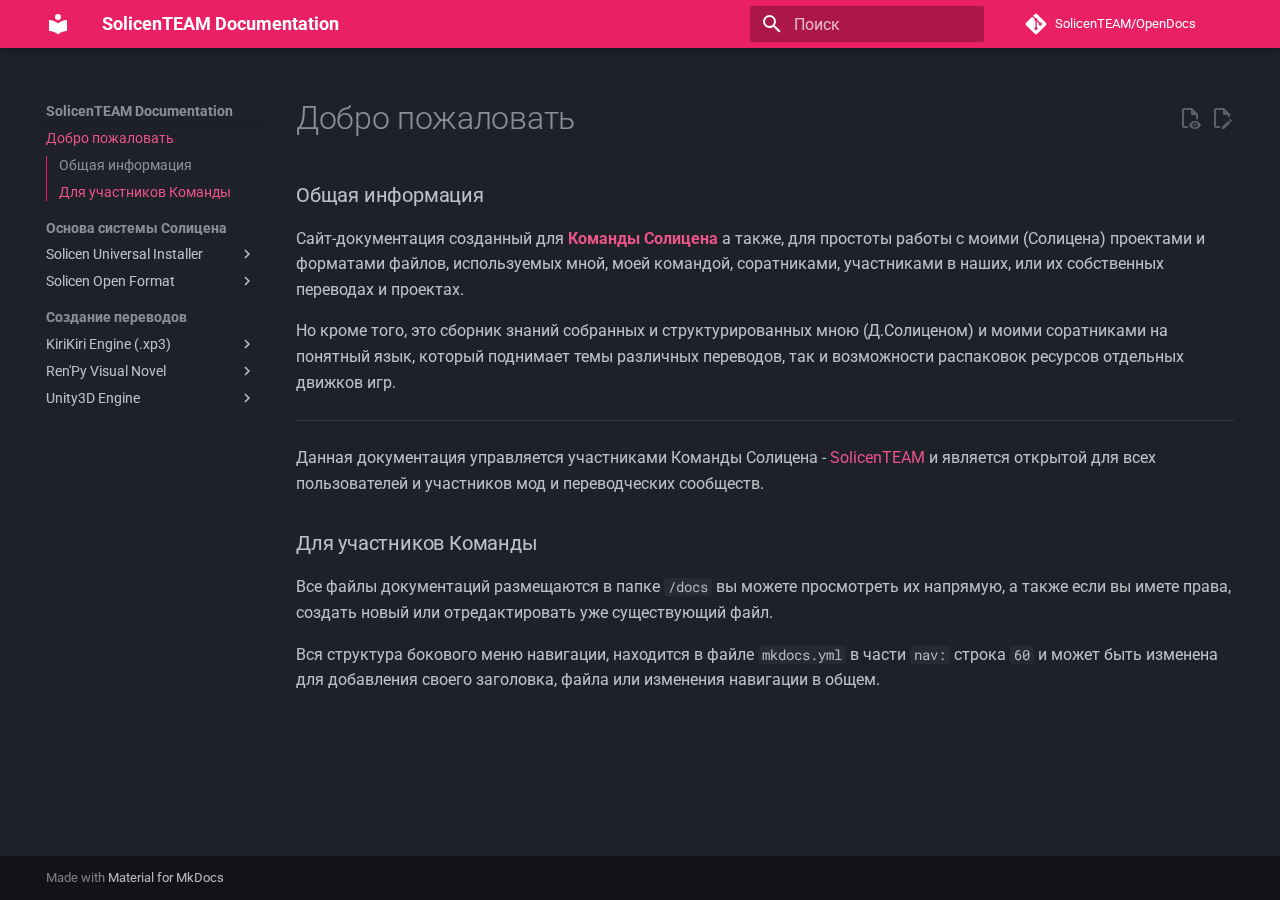
<file: index.html>
<!doctype html>
<html lang="ru" class="no-js">
  <head>
    
      <meta charset="utf-8">
      <meta name="viewport" content="width=device-width,initial-scale=1">
      
      
      
      
      
        <link rel="next" href="Solicen/SUI/WhatIsSUI/">
      
      
      <link rel="icon" href="assets/images/favicon.png">
      <meta name="generator" content="mkdocs-1.5.3, mkdocs-material-9.5.17">
    
    
      
        <title>SolicenTEAM Documentation</title>
      
    
    
      <link rel="stylesheet" href="assets/stylesheets/main.bcfcd587.min.css">
      
        
        <link rel="stylesheet" href="assets/stylesheets/palette.06af60db.min.css">
      
      


    
    
      
    
    
      
        
        
        <link rel="preconnect" href="https://fonts.gstatic.com" crossorigin>
        <link rel="stylesheet" href="https://fonts.googleapis.com/css?family=Roboto:300,300i,400,400i,700,700i%7CRoboto+Mono:400,400i,700,700i&display=fallback">
        <style>:root{--md-text-font:"Roboto";--md-code-font:"Roboto Mono"}</style>
      
    
    
    <script>__md_scope=new URL(".",location),__md_hash=e=>[...e].reduce((e,_)=>(e<<5)-e+_.charCodeAt(0),0),__md_get=(e,_=localStorage,t=__md_scope)=>JSON.parse(_.getItem(t.pathname+"."+e)),__md_set=(e,_,t=localStorage,a=__md_scope)=>{try{t.setItem(a.pathname+"."+e,JSON.stringify(_))}catch(e){}}</script>
    
      

    
    
    
  </head>
  
  
    
    
      
    
    
    
    
    <body dir="ltr" data-md-color-scheme="slate" data-md-color-primary="pink" data-md-color-accent="indigo">
  
    
    <input class="md-toggle" data-md-toggle="drawer" type="checkbox" id="__drawer" autocomplete="off">
    <input class="md-toggle" data-md-toggle="search" type="checkbox" id="__search" autocomplete="off">
    <label class="md-overlay" for="__drawer"></label>
    <div data-md-component="skip">
      
        
        <a href="#_1" class="md-skip">
          Перейти к содержанию
        </a>
      
    </div>
    <div data-md-component="announce">
      
    </div>
    
    
      

  

<header class="md-header md-header--shadow" data-md-component="header">
  <nav class="md-header__inner md-grid" aria-label="Верхний колонтитул">
    <a href="." title="SolicenTEAM Documentation" class="md-header__button md-logo" aria-label="SolicenTEAM Documentation" data-md-component="logo">
      
  
  <svg xmlns="http://www.w3.org/2000/svg" viewBox="0 0 24 24"><path d="M12 8a3 3 0 0 0 3-3 3 3 0 0 0-3-3 3 3 0 0 0-3 3 3 3 0 0 0 3 3m0 3.54C9.64 9.35 6.5 8 3 8v11c3.5 0 6.64 1.35 9 3.54 2.36-2.19 5.5-3.54 9-3.54V8c-3.5 0-6.64 1.35-9 3.54Z"/></svg>

    </a>
    <label class="md-header__button md-icon" for="__drawer">
      
      <svg xmlns="http://www.w3.org/2000/svg" viewBox="0 0 24 24"><path d="M3 6h18v2H3V6m0 5h18v2H3v-2m0 5h18v2H3v-2Z"/></svg>
    </label>
    <div class="md-header__title" data-md-component="header-title">
      <div class="md-header__ellipsis">
        <div class="md-header__topic">
          <span class="md-ellipsis">
            SolicenTEAM Documentation
          </span>
        </div>
        <div class="md-header__topic" data-md-component="header-topic">
          <span class="md-ellipsis">
            
              Добро пожаловать
            
          </span>
        </div>
      </div>
    </div>
    
      
        <form class="md-header__option" data-md-component="palette">
  
    
    
    
    <input class="md-option" data-md-color-media="" data-md-color-scheme="slate" data-md-color-primary="pink" data-md-color-accent="indigo"  aria-hidden="true"  type="radio" name="__palette" id="__palette_0">
    
  
</form>
      
    
    
      <script>var media,input,key,value,palette=__md_get("__palette");if(palette&&palette.color){"(prefers-color-scheme)"===palette.color.media&&(media=matchMedia("(prefers-color-scheme: light)"),input=document.querySelector(media.matches?"[data-md-color-media='(prefers-color-scheme: light)']":"[data-md-color-media='(prefers-color-scheme: dark)']"),palette.color.media=input.getAttribute("data-md-color-media"),palette.color.scheme=input.getAttribute("data-md-color-scheme"),palette.color.primary=input.getAttribute("data-md-color-primary"),palette.color.accent=input.getAttribute("data-md-color-accent"));for([key,value]of Object.entries(palette.color))document.body.setAttribute("data-md-color-"+key,value)}</script>
    
    
    
      <label class="md-header__button md-icon" for="__search">
        
        <svg xmlns="http://www.w3.org/2000/svg" viewBox="0 0 24 24"><path d="M9.5 3A6.5 6.5 0 0 1 16 9.5c0 1.61-.59 3.09-1.56 4.23l.27.27h.79l5 5-1.5 1.5-5-5v-.79l-.27-.27A6.516 6.516 0 0 1 9.5 16 6.5 6.5 0 0 1 3 9.5 6.5 6.5 0 0 1 9.5 3m0 2C7 5 5 7 5 9.5S7 14 9.5 14 14 12 14 9.5 12 5 9.5 5Z"/></svg>
      </label>
      <div class="md-search" data-md-component="search" role="dialog">
  <label class="md-search__overlay" for="__search"></label>
  <div class="md-search__inner" role="search">
    <form class="md-search__form" name="search">
      <input type="text" class="md-search__input" name="query" aria-label="Поиск" placeholder="Поиск" autocapitalize="off" autocorrect="off" autocomplete="off" spellcheck="false" data-md-component="search-query" required>
      <label class="md-search__icon md-icon" for="__search">
        
        <svg xmlns="http://www.w3.org/2000/svg" viewBox="0 0 24 24"><path d="M9.5 3A6.5 6.5 0 0 1 16 9.5c0 1.61-.59 3.09-1.56 4.23l.27.27h.79l5 5-1.5 1.5-5-5v-.79l-.27-.27A6.516 6.516 0 0 1 9.5 16 6.5 6.5 0 0 1 3 9.5 6.5 6.5 0 0 1 9.5 3m0 2C7 5 5 7 5 9.5S7 14 9.5 14 14 12 14 9.5 12 5 9.5 5Z"/></svg>
        
        <svg xmlns="http://www.w3.org/2000/svg" viewBox="0 0 24 24"><path d="M20 11v2H8l5.5 5.5-1.42 1.42L4.16 12l7.92-7.92L13.5 5.5 8 11h12Z"/></svg>
      </label>
      <nav class="md-search__options" aria-label="Поиск">
        
        <button type="reset" class="md-search__icon md-icon" title="Очистить" aria-label="Очистить" tabindex="-1">
          
          <svg xmlns="http://www.w3.org/2000/svg" viewBox="0 0 24 24"><path d="M19 6.41 17.59 5 12 10.59 6.41 5 5 6.41 10.59 12 5 17.59 6.41 19 12 13.41 17.59 19 19 17.59 13.41 12 19 6.41Z"/></svg>
        </button>
      </nav>
      
        <div class="md-search__suggest" data-md-component="search-suggest"></div>
      
    </form>
    <div class="md-search__output">
      <div class="md-search__scrollwrap" data-md-scrollfix>
        <div class="md-search-result" data-md-component="search-result">
          <div class="md-search-result__meta">
            Инициализация поиска
          </div>
          <ol class="md-search-result__list" role="presentation"></ol>
        </div>
      </div>
    </div>
  </div>
</div>
    
    
      <div class="md-header__source">
        <a href="https://github.com/SolicenTEAM/OpenDocs" title="Перейти к репозиторию" class="md-source" data-md-component="source">
  <div class="md-source__icon md-icon">
    
    <svg xmlns="http://www.w3.org/2000/svg" viewBox="0 0 448 512"><!--! Font Awesome Free 6.5.1 by @fontawesome - https://fontawesome.com License - https://fontawesome.com/license/free (Icons: CC BY 4.0, Fonts: SIL OFL 1.1, Code: MIT License) Copyright 2023 Fonticons, Inc.--><path d="M439.55 236.05 244 40.45a28.87 28.87 0 0 0-40.81 0l-40.66 40.63 51.52 51.52c27.06-9.14 52.68 16.77 43.39 43.68l49.66 49.66c34.23-11.8 61.18 31 35.47 56.69-26.49 26.49-70.21-2.87-56-37.34L240.22 199v121.85c25.3 12.54 22.26 41.85 9.08 55a34.34 34.34 0 0 1-48.55 0c-17.57-17.6-11.07-46.91 11.25-56v-123c-20.8-8.51-24.6-30.74-18.64-45L142.57 101 8.45 235.14a28.86 28.86 0 0 0 0 40.81l195.61 195.6a28.86 28.86 0 0 0 40.8 0l194.69-194.69a28.86 28.86 0 0 0 0-40.81z"/></svg>
  </div>
  <div class="md-source__repository">
    SolicenTEAM/OpenDocs
  </div>
</a>
      </div>
    
  </nav>
  
</header>
    
    <div class="md-container" data-md-component="container">
      
      
        
          
        
      
      <main class="md-main" data-md-component="main">
        <div class="md-main__inner md-grid">
          
            
              
              <div class="md-sidebar md-sidebar--primary" data-md-component="sidebar" data-md-type="navigation" >
                <div class="md-sidebar__scrollwrap">
                  <div class="md-sidebar__inner">
                    



  

<nav class="md-nav md-nav--primary md-nav--integrated" aria-label="Навигация" data-md-level="0">
  <label class="md-nav__title" for="__drawer">
    <a href="." title="SolicenTEAM Documentation" class="md-nav__button md-logo" aria-label="SolicenTEAM Documentation" data-md-component="logo">
      
  
  <svg xmlns="http://www.w3.org/2000/svg" viewBox="0 0 24 24"><path d="M12 8a3 3 0 0 0 3-3 3 3 0 0 0-3-3 3 3 0 0 0-3 3 3 3 0 0 0 3 3m0 3.54C9.64 9.35 6.5 8 3 8v11c3.5 0 6.64 1.35 9 3.54 2.36-2.19 5.5-3.54 9-3.54V8c-3.5 0-6.64 1.35-9 3.54Z"/></svg>

    </a>
    SolicenTEAM Documentation
  </label>
  
    <div class="md-nav__source">
      <a href="https://github.com/SolicenTEAM/OpenDocs" title="Перейти к репозиторию" class="md-source" data-md-component="source">
  <div class="md-source__icon md-icon">
    
    <svg xmlns="http://www.w3.org/2000/svg" viewBox="0 0 448 512"><!--! Font Awesome Free 6.5.1 by @fontawesome - https://fontawesome.com License - https://fontawesome.com/license/free (Icons: CC BY 4.0, Fonts: SIL OFL 1.1, Code: MIT License) Copyright 2023 Fonticons, Inc.--><path d="M439.55 236.05 244 40.45a28.87 28.87 0 0 0-40.81 0l-40.66 40.63 51.52 51.52c27.06-9.14 52.68 16.77 43.39 43.68l49.66 49.66c34.23-11.8 61.18 31 35.47 56.69-26.49 26.49-70.21-2.87-56-37.34L240.22 199v121.85c25.3 12.54 22.26 41.85 9.08 55a34.34 34.34 0 0 1-48.55 0c-17.57-17.6-11.07-46.91 11.25-56v-123c-20.8-8.51-24.6-30.74-18.64-45L142.57 101 8.45 235.14a28.86 28.86 0 0 0 0 40.81l195.61 195.6a28.86 28.86 0 0 0 40.8 0l194.69-194.69a28.86 28.86 0 0 0 0-40.81z"/></svg>
  </div>
  <div class="md-source__repository">
    SolicenTEAM/OpenDocs
  </div>
</a>
    </div>
  
  <ul class="md-nav__list" data-md-scrollfix>
    
      
      
  
  
    
  
  
  
    <li class="md-nav__item md-nav__item--active">
      
      <input class="md-nav__toggle md-toggle" type="checkbox" id="__toc">
      
      
      
        <label class="md-nav__link md-nav__link--active" for="__toc">
          
  
  <span class="md-ellipsis">
    Добро пожаловать
  </span>
  

          <span class="md-nav__icon md-icon"></span>
        </label>
      
      <a href="." class="md-nav__link md-nav__link--active">
        
  
  <span class="md-ellipsis">
    Добро пожаловать
  </span>
  

      </a>
      
        

<nav class="md-nav md-nav--secondary" aria-label="Содержание">
  
  
  
  
    <label class="md-nav__title" for="__toc">
      <span class="md-nav__icon md-icon"></span>
      Содержание
    </label>
    <ul class="md-nav__list" data-md-component="toc" data-md-scrollfix>
      
        <li class="md-nav__item">
  <a href="#_1" class="md-nav__link">
    <span class="md-ellipsis">
      Общая информация
    </span>
  </a>
  
</li>
      
        <li class="md-nav__item">
  <a href="#_2" class="md-nav__link">
    <span class="md-ellipsis">
      Для участников Команды
    </span>
  </a>
  
</li>
      
    </ul>
  
</nav>
      
    </li>
  

    
      
      
  
  
  
  
    
    
      
        
      
        
      
    
    
      
        
        
      
    
    
      
    
    <li class="md-nav__item md-nav__item--section md-nav__item--nested">
      
        
        
          
        
        <input class="md-nav__toggle md-toggle md-toggle--indeterminate" type="checkbox" id="__nav_2" >
        
          
          <label class="md-nav__link" for="__nav_2" id="__nav_2_label" tabindex="">
            
  
  <span class="md-ellipsis">
    Основа системы Солицена
  </span>
  

            <span class="md-nav__icon md-icon"></span>
          </label>
        
        <nav class="md-nav" data-md-level="1" aria-labelledby="__nav_2_label" aria-expanded="false">
          <label class="md-nav__title" for="__nav_2">
            <span class="md-nav__icon md-icon"></span>
            Основа системы Солицена
          </label>
          <ul class="md-nav__list" data-md-scrollfix>
            
              
                
  
  
  
  
    
    
      
        
      
        
      
    
    
      
    
    
      
        
        
      
    
    <li class="md-nav__item md-nav__item--pruned md-nav__item--nested">
      
        
  
  
    <a href="Solicen/SUI/WhatIsSUI/" class="md-nav__link">
      
  
  <span class="md-ellipsis">
    Solicen Universal Installer
  </span>
  

      
        <span class="md-nav__icon md-icon"></span>
      
    </a>
  

      
    </li>
  

              
            
              
                
  
  
  
  
    
    
      
        
      
        
      
    
    
      
    
    
      
        
        
      
    
    <li class="md-nav__item md-nav__item--pruned md-nav__item--nested">
      
        
  
  
    <a href="Solicen/SOFFormat/" class="md-nav__link">
      
  
  <span class="md-ellipsis">
    Solicen Open Format
  </span>
  

      
        <span class="md-nav__icon md-icon"></span>
      
    </a>
  

      
    </li>
  

              
            
          </ul>
        </nav>
      
    </li>
  

    
      
      
  
  
  
  
    
    
      
        
      
        
      
        
      
    
    
      
        
        
      
    
    
      
    
    <li class="md-nav__item md-nav__item--section md-nav__item--nested">
      
        
        
          
        
        <input class="md-nav__toggle md-toggle md-toggle--indeterminate" type="checkbox" id="__nav_3" >
        
          
          <label class="md-nav__link" for="__nav_3" id="__nav_3_label" tabindex="">
            
  
  <span class="md-ellipsis">
    Создание переводов
  </span>
  

            <span class="md-nav__icon md-icon"></span>
          </label>
        
        <nav class="md-nav" data-md-level="1" aria-labelledby="__nav_3_label" aria-expanded="false">
          <label class="md-nav__title" for="__nav_3">
            <span class="md-nav__icon md-icon"></span>
            Создание переводов
          </label>
          <ul class="md-nav__list" data-md-scrollfix>
            
              
                
  
  
  
  
    
    
      
        
      
    
    
      
    
    
      
        
        
      
    
    <li class="md-nav__item md-nav__item--pruned md-nav__item--nested">
      
        
  
  
    <a href="Translation/kirikiri/" class="md-nav__link">
      
  
  <span class="md-ellipsis">
    KiriKiri Engine (.xp3)
  </span>
  

      
        <span class="md-nav__icon md-icon"></span>
      
    </a>
  

      
    </li>
  

              
            
              
                
  
  
  
  
    
    
      
        
      
    
    
      
    
    
      
        
        
      
    
    <li class="md-nav__item md-nav__item--pruned md-nav__item--nested">
      
        
  
  
    <a href="Translation/renpy/" class="md-nav__link">
      
  
  <span class="md-ellipsis">
    Ren'Py Visual Novel
  </span>
  

      
        <span class="md-nav__icon md-icon"></span>
      
    </a>
  

      
    </li>
  

              
            
              
                
  
  
  
  
    
    
      
        
      
    
    
      
    
    
      
        
        
      
    
    <li class="md-nav__item md-nav__item--pruned md-nav__item--nested">
      
        
  
  
    <a href="Translation/unityengine/" class="md-nav__link">
      
  
  <span class="md-ellipsis">
    Unity3D Engine
  </span>
  

      
        <span class="md-nav__icon md-icon"></span>
      
    </a>
  

      
    </li>
  

              
            
          </ul>
        </nav>
      
    </li>
  

    
  </ul>
</nav>
                  </div>
                </div>
              </div>
            
            
          
          
            <div class="md-content" data-md-component="content">
              <article class="md-content__inner md-typeset">
                
                  

  
    <a href="https://github.com/SolicenTEAM/OpenDocs/edit/main/docs/index.md" title="Редактировать страницу" class="md-content__button md-icon">
      
      <svg xmlns="http://www.w3.org/2000/svg" viewBox="0 0 24 24"><path d="M10 20H6V4h7v5h5v3.1l2-2V8l-6-6H6c-1.1 0-2 .9-2 2v16c0 1.1.9 2 2 2h4v-2m10.2-7c.1 0 .3.1.4.2l1.3 1.3c.2.2.2.6 0 .8l-1 1-2.1-2.1 1-1c.1-.1.2-.2.4-.2m0 3.9L14.1 23H12v-2.1l6.1-6.1 2.1 2.1Z"/></svg>
    </a>
  
  
    
      
    
    <a href="https://github.com/SolicenTEAM/OpenDocs/raw/main/docs/index.md" title="Посмотреть исходный код страницы" class="md-content__button md-icon">
      
      <svg xmlns="http://www.w3.org/2000/svg" viewBox="0 0 24 24"><path d="M17 18c.56 0 1 .44 1 1s-.44 1-1 1-1-.44-1-1 .44-1 1-1m0-3c-2.73 0-5.06 1.66-6 4 .94 2.34 3.27 4 6 4s5.06-1.66 6-4c-.94-2.34-3.27-4-6-4m0 6.5a2.5 2.5 0 0 1-2.5-2.5 2.5 2.5 0 0 1 2.5-2.5 2.5 2.5 0 0 1 2.5 2.5 2.5 2.5 0 0 1-2.5 2.5M9.27 20H6V4h7v5h5v4.07c.7.08 1.36.25 2 .49V8l-6-6H6a2 2 0 0 0-2 2v16a2 2 0 0 0 2 2h4.5a8.15 8.15 0 0 1-1.23-2Z"/></svg>
    </a>
  


  <h1>Добро пожаловать</h1>

<h3 id="_1">Общая информация</h3>
<p>Сайт-документация созданный для <a href="https://github.com/SolicenTEAM"><strong>Команды Солицена</strong></a> а также, для простоты работы с моими (Солицена) проектами и форматами файлов, используемых мной, моей командой, соратниками, участниками в наших, или их собственных переводах и проектах.</p>
<p>Но кроме того, это сборник знаний собранных и структурированных мною (Д.Солиценом) и моими соратниками на понятный язык, который поднимает темы различных переводов, так и возможности распаковок ресурсов отдельных движков игр.</p>
<hr />
<p>Данная документация управляется участниками Команды Солицена - <a href="https://github.com/SolicenTEAM">SolicenTEAM</a> и является открытой для всех пользователей и участников мод и переводческих сообществ.</p>
<h3 id="_2">Для участников Команды</h3>
<p>Все файлы документаций размещаются в папке <code>/docs</code> вы можете просмотреть их напрямую, а также если вы имете права, создать новый или отредактировать уже существующий файл.</p>
<p>Вся структура бокового меню навигации, находится в файле <code>mkdocs.yml</code> в части <code>nav:</code> строка <code>60</code> и может быть изменена для добавления своего заголовка, файла или изменения навигации в общем.   </p>












                
              </article>
            </div>
          
          
  <script>var tabs=__md_get("__tabs");if(Array.isArray(tabs))e:for(var set of document.querySelectorAll(".tabbed-set")){var tab,labels=set.querySelector(".tabbed-labels");for(tab of tabs)for(var label of labels.getElementsByTagName("label"))if(label.innerText.trim()===tab){var input=document.getElementById(label.htmlFor);input.checked=!0;continue e}}</script>

<script>var target=document.getElementById(location.hash.slice(1));target&&target.name&&(target.checked=target.name.startsWith("__tabbed_"))</script>
        </div>
        
          <button type="button" class="md-top md-icon" data-md-component="top" hidden>
  
  <svg xmlns="http://www.w3.org/2000/svg" viewBox="0 0 24 24"><path d="M13 20h-2V8l-5.5 5.5-1.42-1.42L12 4.16l7.92 7.92-1.42 1.42L13 8v12Z"/></svg>
  К началу
</button>
        
      </main>
      
        <footer class="md-footer">
  
  <div class="md-footer-meta md-typeset">
    <div class="md-footer-meta__inner md-grid">
      <div class="md-copyright">
  
  
    Made with
    <a href="https://squidfunk.github.io/mkdocs-material/" target="_blank" rel="noopener">
      Material for MkDocs
    </a>
  
</div>
      
    </div>
  </div>
</footer>
      
    </div>
    <div class="md-dialog" data-md-component="dialog">
      <div class="md-dialog__inner md-typeset"></div>
    </div>
    
    
    <script id="__config" type="application/json">{"base": ".", "features": ["navigation.indexes", "navigation.path", "navigation.sections", "navigation.top", "navigation.tracking", "navigation.expand", "navigation.prune", "header.autohide", "toc.integrate", "search.suggest", "search.highlight", "content.tabs.link", "content.code.annotate", "content.code.copy", "content.action.edit", "content.action.view"], "search": "assets/javascripts/workers/search.b8dbb3d2.min.js", "translations": {"clipboard.copied": "\u0421\u043a\u043e\u043f\u0438\u0440\u043e\u0432\u0430\u043d\u043e \u0432 \u0431\u0443\u0444\u0435\u0440", "clipboard.copy": "\u041a\u043e\u043f\u0438\u0440\u043e\u0432\u0430\u0442\u044c \u0432 \u0431\u0443\u0444\u0435\u0440", "search.result.more.one": "\u0415\u0449\u0451 1 \u043d\u0430 \u044d\u0442\u043e\u0439 \u0441\u0442\u0440\u0430\u043d\u0438\u0446\u0435", "search.result.more.other": "\u0415\u0449\u0451 # \u043d\u0430 \u044d\u0442\u043e\u0439 \u0441\u0442\u0440\u0430\u043d\u0438\u0446\u0435", "search.result.none": "\u0421\u043e\u0432\u043f\u0430\u0434\u0435\u043d\u0438\u0439 \u043d\u0435 \u043d\u0430\u0439\u0434\u0435\u043d\u043e", "search.result.one": "\u041d\u0430\u0439\u0434\u0435\u043d\u043e 1 \u0441\u043e\u0432\u043f\u0430\u0434\u0435\u043d\u0438\u0435", "search.result.other": "\u041d\u0430\u0439\u0434\u0435\u043d\u043e \u0441\u043e\u0432\u043f\u0430\u0434\u0435\u043d\u0438\u0439: #", "search.result.placeholder": "\u041d\u0430\u0447\u043d\u0438\u0442\u0435 \u043f\u0435\u0447\u0430\u0442\u0430\u0442\u044c \u0434\u043b\u044f \u043f\u043e\u0438\u0441\u043a\u0430", "search.result.term.missing": "\u041e\u0442\u0441\u0443\u0442\u0441\u0442\u0432\u0443\u0435\u0442", "select.version": "\u0412\u044b\u0431\u0435\u0440\u0438\u0442\u0435 \u0432\u0435\u0440\u0441\u0438\u044e"}}</script>
    
    
      <script src="assets/javascripts/bundle.1e8ae164.min.js"></script>
      
    
  </body>
</html>
</file>
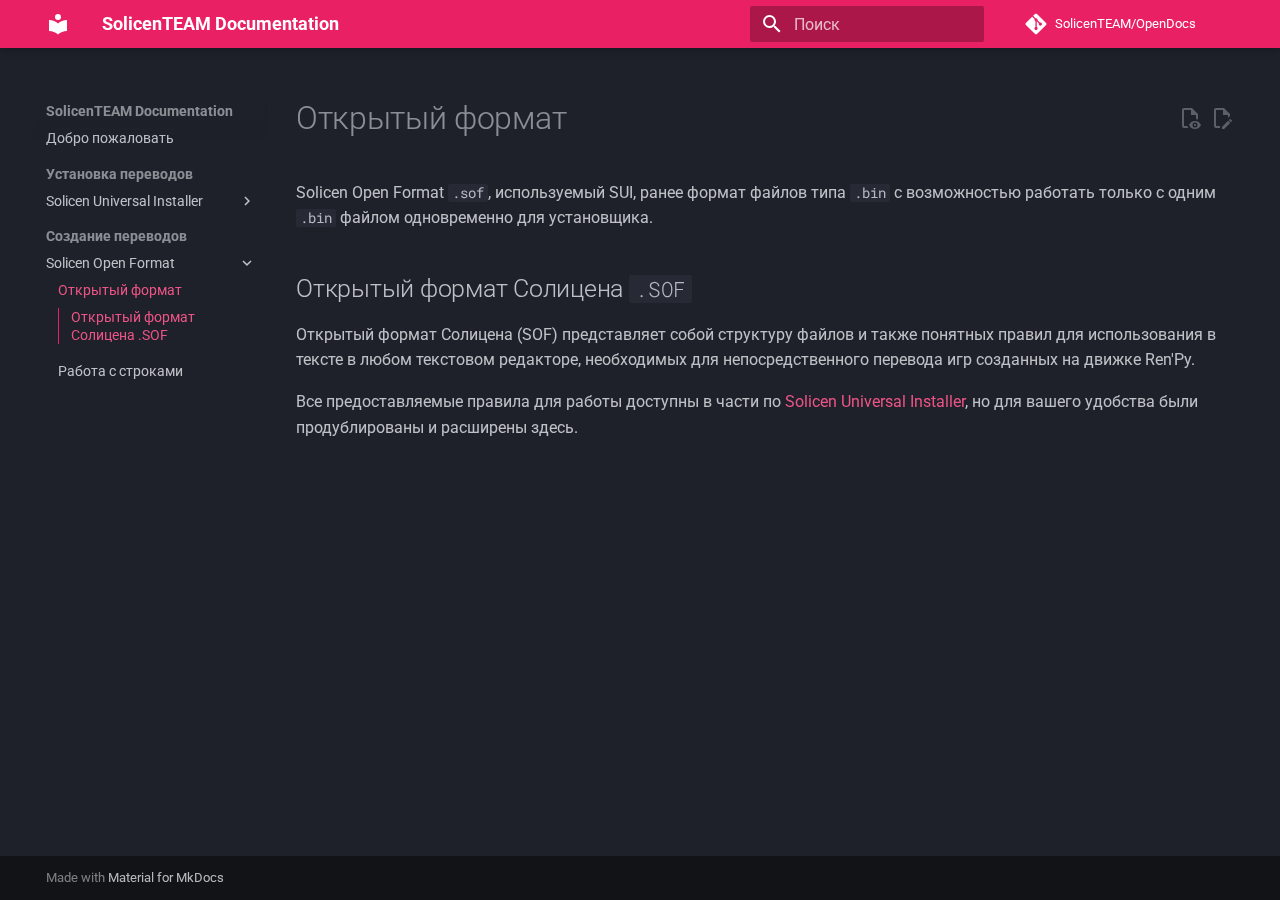
<file: SOFFormat/index.html>
<!doctype html>
<html lang="ru" class="no-js">
  <head>
    
      <meta charset="utf-8">
      <meta name="viewport" content="width=device-width,initial-scale=1">
      
      
      
      
        <link rel="prev" href="../SUI/Functional/">
      
      
        <link rel="next" href="../strings/">
      
      
      <link rel="icon" href="../assets/images/favicon.png">
      <meta name="generator" content="mkdocs-1.5.3, mkdocs-material-9.5.10">
    
    
      
        <title>Открытый формат - SolicenTEAM Documentation</title>
      
    
    
      <link rel="stylesheet" href="../assets/stylesheets/main.7e359304.min.css">
      
        
        <link rel="stylesheet" href="../assets/stylesheets/palette.06af60db.min.css">
      
      


    
    
      
    
    
      
        
        
        <link rel="preconnect" href="https://fonts.gstatic.com" crossorigin>
        <link rel="stylesheet" href="https://fonts.googleapis.com/css?family=Roboto:300,300i,400,400i,700,700i%7CRoboto+Mono:400,400i,700,700i&display=fallback">
        <style>:root{--md-text-font:"Roboto";--md-code-font:"Roboto Mono"}</style>
      
    
    
    <script>__md_scope=new URL("..",location),__md_hash=e=>[...e].reduce((e,_)=>(e<<5)-e+_.charCodeAt(0),0),__md_get=(e,_=localStorage,t=__md_scope)=>JSON.parse(_.getItem(t.pathname+"."+e)),__md_set=(e,_,t=localStorage,a=__md_scope)=>{try{t.setItem(a.pathname+"."+e,JSON.stringify(_))}catch(e){}}</script>
    
      

    
    
    
  </head>
  
  
    
    
      
    
    
    
    
    <body dir="ltr" data-md-color-scheme="slate" data-md-color-primary="pink" data-md-color-accent="indigo">
  
    
    <input class="md-toggle" data-md-toggle="drawer" type="checkbox" id="__drawer" autocomplete="off">
    <input class="md-toggle" data-md-toggle="search" type="checkbox" id="__search" autocomplete="off">
    <label class="md-overlay" for="__drawer"></label>
    <div data-md-component="skip">
      
        
        <a href="#sof" class="md-skip">
          Перейти к содержанию
        </a>
      
    </div>
    <div data-md-component="announce">
      
    </div>
    
    
      

  

<header class="md-header md-header--shadow" data-md-component="header">
  <nav class="md-header__inner md-grid" aria-label="Верхний колонтитул">
    <a href=".." title="SolicenTEAM Documentation" class="md-header__button md-logo" aria-label="SolicenTEAM Documentation" data-md-component="logo">
      
  
  <svg xmlns="http://www.w3.org/2000/svg" viewBox="0 0 24 24"><path d="M12 8a3 3 0 0 0 3-3 3 3 0 0 0-3-3 3 3 0 0 0-3 3 3 3 0 0 0 3 3m0 3.54C9.64 9.35 6.5 8 3 8v11c3.5 0 6.64 1.35 9 3.54 2.36-2.19 5.5-3.54 9-3.54V8c-3.5 0-6.64 1.35-9 3.54Z"/></svg>

    </a>
    <label class="md-header__button md-icon" for="__drawer">
      
      <svg xmlns="http://www.w3.org/2000/svg" viewBox="0 0 24 24"><path d="M3 6h18v2H3V6m0 5h18v2H3v-2m0 5h18v2H3v-2Z"/></svg>
    </label>
    <div class="md-header__title" data-md-component="header-title">
      <div class="md-header__ellipsis">
        <div class="md-header__topic">
          <span class="md-ellipsis">
            SolicenTEAM Documentation
          </span>
        </div>
        <div class="md-header__topic" data-md-component="header-topic">
          <span class="md-ellipsis">
            
              Открытый формат
            
          </span>
        </div>
      </div>
    </div>
    
      
        <form class="md-header__option" data-md-component="palette">
  
    
    
    
    <input class="md-option" data-md-color-media="" data-md-color-scheme="slate" data-md-color-primary="pink" data-md-color-accent="indigo"  aria-hidden="true"  type="radio" name="__palette" id="__palette_0">
    
  
</form>
      
    
    
      <script>var media,input,key,value,palette=__md_get("__palette");if(palette&&palette.color){"(prefers-color-scheme)"===palette.color.media&&(media=matchMedia("(prefers-color-scheme: light)"),input=document.querySelector(media.matches?"[data-md-color-media='(prefers-color-scheme: light)']":"[data-md-color-media='(prefers-color-scheme: dark)']"),palette.color.media=input.getAttribute("data-md-color-media"),palette.color.scheme=input.getAttribute("data-md-color-scheme"),palette.color.primary=input.getAttribute("data-md-color-primary"),palette.color.accent=input.getAttribute("data-md-color-accent"));for([key,value]of Object.entries(palette.color))document.body.setAttribute("data-md-color-"+key,value)}</script>
    
    
    
      <label class="md-header__button md-icon" for="__search">
        
        <svg xmlns="http://www.w3.org/2000/svg" viewBox="0 0 24 24"><path d="M9.5 3A6.5 6.5 0 0 1 16 9.5c0 1.61-.59 3.09-1.56 4.23l.27.27h.79l5 5-1.5 1.5-5-5v-.79l-.27-.27A6.516 6.516 0 0 1 9.5 16 6.5 6.5 0 0 1 3 9.5 6.5 6.5 0 0 1 9.5 3m0 2C7 5 5 7 5 9.5S7 14 9.5 14 14 12 14 9.5 12 5 9.5 5Z"/></svg>
      </label>
      <div class="md-search" data-md-component="search" role="dialog">
  <label class="md-search__overlay" for="__search"></label>
  <div class="md-search__inner" role="search">
    <form class="md-search__form" name="search">
      <input type="text" class="md-search__input" name="query" aria-label="Поиск" placeholder="Поиск" autocapitalize="off" autocorrect="off" autocomplete="off" spellcheck="false" data-md-component="search-query" required>
      <label class="md-search__icon md-icon" for="__search">
        
        <svg xmlns="http://www.w3.org/2000/svg" viewBox="0 0 24 24"><path d="M9.5 3A6.5 6.5 0 0 1 16 9.5c0 1.61-.59 3.09-1.56 4.23l.27.27h.79l5 5-1.5 1.5-5-5v-.79l-.27-.27A6.516 6.516 0 0 1 9.5 16 6.5 6.5 0 0 1 3 9.5 6.5 6.5 0 0 1 9.5 3m0 2C7 5 5 7 5 9.5S7 14 9.5 14 14 12 14 9.5 12 5 9.5 5Z"/></svg>
        
        <svg xmlns="http://www.w3.org/2000/svg" viewBox="0 0 24 24"><path d="M20 11v2H8l5.5 5.5-1.42 1.42L4.16 12l7.92-7.92L13.5 5.5 8 11h12Z"/></svg>
      </label>
      <nav class="md-search__options" aria-label="Поиск">
        
        <button type="reset" class="md-search__icon md-icon" title="Очистить" aria-label="Очистить" tabindex="-1">
          
          <svg xmlns="http://www.w3.org/2000/svg" viewBox="0 0 24 24"><path d="M19 6.41 17.59 5 12 10.59 6.41 5 5 6.41 10.59 12 5 17.59 6.41 19 12 13.41 17.59 19 19 17.59 13.41 12 19 6.41Z"/></svg>
        </button>
      </nav>
      
        <div class="md-search__suggest" data-md-component="search-suggest"></div>
      
    </form>
    <div class="md-search__output">
      <div class="md-search__scrollwrap" data-md-scrollfix>
        <div class="md-search-result" data-md-component="search-result">
          <div class="md-search-result__meta">
            Инициализация поиска
          </div>
          <ol class="md-search-result__list" role="presentation"></ol>
        </div>
      </div>
    </div>
  </div>
</div>
    
    
      <div class="md-header__source">
        <a href="https://github.com/SolicenTEAM/OpenDocs" title="Перейти к репозиторию" class="md-source" data-md-component="source">
  <div class="md-source__icon md-icon">
    
    <svg xmlns="http://www.w3.org/2000/svg" viewBox="0 0 448 512"><!--! Font Awesome Free 6.5.1 by @fontawesome - https://fontawesome.com License - https://fontawesome.com/license/free (Icons: CC BY 4.0, Fonts: SIL OFL 1.1, Code: MIT License) Copyright 2023 Fonticons, Inc.--><path d="M439.55 236.05 244 40.45a28.87 28.87 0 0 0-40.81 0l-40.66 40.63 51.52 51.52c27.06-9.14 52.68 16.77 43.39 43.68l49.66 49.66c34.23-11.8 61.18 31 35.47 56.69-26.49 26.49-70.21-2.87-56-37.34L240.22 199v121.85c25.3 12.54 22.26 41.85 9.08 55a34.34 34.34 0 0 1-48.55 0c-17.57-17.6-11.07-46.91 11.25-56v-123c-20.8-8.51-24.6-30.74-18.64-45L142.57 101 8.45 235.14a28.86 28.86 0 0 0 0 40.81l195.61 195.6a28.86 28.86 0 0 0 40.8 0l194.69-194.69a28.86 28.86 0 0 0 0-40.81z"/></svg>
  </div>
  <div class="md-source__repository">
    SolicenTEAM/OpenDocs
  </div>
</a>
      </div>
    
  </nav>
  
</header>
    
    <div class="md-container" data-md-component="container">
      
      
        
          
        
      
      <main class="md-main" data-md-component="main">
        <div class="md-main__inner md-grid">
          
            
              
              <div class="md-sidebar md-sidebar--primary" data-md-component="sidebar" data-md-type="navigation" >
                <div class="md-sidebar__scrollwrap">
                  <div class="md-sidebar__inner">
                    



  

<nav class="md-nav md-nav--primary md-nav--integrated" aria-label="Навигация" data-md-level="0">
  <label class="md-nav__title" for="__drawer">
    <a href=".." title="SolicenTEAM Documentation" class="md-nav__button md-logo" aria-label="SolicenTEAM Documentation" data-md-component="logo">
      
  
  <svg xmlns="http://www.w3.org/2000/svg" viewBox="0 0 24 24"><path d="M12 8a3 3 0 0 0 3-3 3 3 0 0 0-3-3 3 3 0 0 0-3 3 3 3 0 0 0 3 3m0 3.54C9.64 9.35 6.5 8 3 8v11c3.5 0 6.64 1.35 9 3.54 2.36-2.19 5.5-3.54 9-3.54V8c-3.5 0-6.64 1.35-9 3.54Z"/></svg>

    </a>
    SolicenTEAM Documentation
  </label>
  
    <div class="md-nav__source">
      <a href="https://github.com/SolicenTEAM/OpenDocs" title="Перейти к репозиторию" class="md-source" data-md-component="source">
  <div class="md-source__icon md-icon">
    
    <svg xmlns="http://www.w3.org/2000/svg" viewBox="0 0 448 512"><!--! Font Awesome Free 6.5.1 by @fontawesome - https://fontawesome.com License - https://fontawesome.com/license/free (Icons: CC BY 4.0, Fonts: SIL OFL 1.1, Code: MIT License) Copyright 2023 Fonticons, Inc.--><path d="M439.55 236.05 244 40.45a28.87 28.87 0 0 0-40.81 0l-40.66 40.63 51.52 51.52c27.06-9.14 52.68 16.77 43.39 43.68l49.66 49.66c34.23-11.8 61.18 31 35.47 56.69-26.49 26.49-70.21-2.87-56-37.34L240.22 199v121.85c25.3 12.54 22.26 41.85 9.08 55a34.34 34.34 0 0 1-48.55 0c-17.57-17.6-11.07-46.91 11.25-56v-123c-20.8-8.51-24.6-30.74-18.64-45L142.57 101 8.45 235.14a28.86 28.86 0 0 0 0 40.81l195.61 195.6a28.86 28.86 0 0 0 40.8 0l194.69-194.69a28.86 28.86 0 0 0 0-40.81z"/></svg>
  </div>
  <div class="md-source__repository">
    SolicenTEAM/OpenDocs
  </div>
</a>
    </div>
  
  <ul class="md-nav__list" data-md-scrollfix>
    
      
      
  
  
  
  
    <li class="md-nav__item">
      <a href=".." class="md-nav__link">
        
  
  <span class="md-ellipsis">
    Добро пожаловать
  </span>
  

      </a>
    </li>
  

    
      
      
  
  
  
  
    
    
      
        
      
    
    
      
        
        
      
    
    
      
    
    <li class="md-nav__item md-nav__item--section md-nav__item--nested">
      
        
        
          
        
        <input class="md-nav__toggle md-toggle md-toggle--indeterminate" type="checkbox" id="__nav_2" >
        
          
          <label class="md-nav__link" for="__nav_2" id="__nav_2_label" tabindex="">
            
  
  <span class="md-ellipsis">
    Установка переводов
  </span>
  

            <span class="md-nav__icon md-icon"></span>
          </label>
        
        <nav class="md-nav" data-md-level="1" aria-labelledby="__nav_2_label" aria-expanded="false">
          <label class="md-nav__title" for="__nav_2">
            <span class="md-nav__icon md-icon"></span>
            Установка переводов
          </label>
          <ul class="md-nav__list" data-md-scrollfix>
            
              
                
  
  
  
  
    
    
      
        
      
        
      
    
    
      
    
    
      
        
        
      
    
    <li class="md-nav__item md-nav__item--pruned md-nav__item--nested">
      
        
  
  
    <a href="../SUI/WhatIsSUI/" class="md-nav__link">
      
  
  <span class="md-ellipsis">
    Solicen Universal Installer
  </span>
  

      
        <span class="md-nav__icon md-icon"></span>
      
    </a>
  

      
    </li>
  

              
            
          </ul>
        </nav>
      
    </li>
  

    
      
      
  
  
    
  
  
  
    
    
      
        
      
    
    
      
        
        
      
    
    
      
    
    <li class="md-nav__item md-nav__item--active md-nav__item--section md-nav__item--nested">
      
        
        
        <input class="md-nav__toggle md-toggle " type="checkbox" id="__nav_3" checked>
        
          
          <label class="md-nav__link" for="__nav_3" id="__nav_3_label" tabindex="">
            
  
  <span class="md-ellipsis">
    Создание переводов
  </span>
  

            <span class="md-nav__icon md-icon"></span>
          </label>
        
        <nav class="md-nav" data-md-level="1" aria-labelledby="__nav_3_label" aria-expanded="true">
          <label class="md-nav__title" for="__nav_3">
            <span class="md-nav__icon md-icon"></span>
            Создание переводов
          </label>
          <ul class="md-nav__list" data-md-scrollfix>
            
              
                
  
  
    
  
  
  
    
    
      
        
      
        
      
    
    
      
    
    
      
    
    <li class="md-nav__item md-nav__item--active md-nav__item--nested">
      
        
        
        <input class="md-nav__toggle md-toggle " type="checkbox" id="__nav_3_1" checked>
        
          
          <label class="md-nav__link" for="__nav_3_1" id="__nav_3_1_label" tabindex="0">
            
  
  <span class="md-ellipsis">
    Solicen Open Format
  </span>
  

            <span class="md-nav__icon md-icon"></span>
          </label>
        
        <nav class="md-nav" data-md-level="2" aria-labelledby="__nav_3_1_label" aria-expanded="true">
          <label class="md-nav__title" for="__nav_3_1">
            <span class="md-nav__icon md-icon"></span>
            Solicen Open Format
          </label>
          <ul class="md-nav__list" data-md-scrollfix>
            
              
                
  
  
    
  
  
  
    <li class="md-nav__item md-nav__item--active">
      
      <input class="md-nav__toggle md-toggle" type="checkbox" id="__toc">
      
      
      
        <label class="md-nav__link md-nav__link--active" for="__toc">
          
  
  <span class="md-ellipsis">
    Открытый формат
  </span>
  

          <span class="md-nav__icon md-icon"></span>
        </label>
      
      <a href="./" class="md-nav__link md-nav__link--active">
        
  
  <span class="md-ellipsis">
    Открытый формат
  </span>
  

      </a>
      
        

<nav class="md-nav md-nav--secondary" aria-label="Содержание">
  
  
  
  
    <label class="md-nav__title" for="__toc">
      <span class="md-nav__icon md-icon"></span>
      Содержание
    </label>
    <ul class="md-nav__list" data-md-component="toc" data-md-scrollfix>
      
        <li class="md-nav__item">
  <a href="#sof" class="md-nav__link">
    <span class="md-ellipsis">
      Открытый формат Солицена .SOF
    </span>
  </a>
  
</li>
      
    </ul>
  
</nav>
      
    </li>
  

              
            
              
                
  
  
  
  
    <li class="md-nav__item">
      <a href="../strings/" class="md-nav__link">
        
  
  <span class="md-ellipsis">
    Работа с строками
  </span>
  

      </a>
    </li>
  

              
            
          </ul>
        </nav>
      
    </li>
  

              
            
          </ul>
        </nav>
      
    </li>
  

    
  </ul>
</nav>
                  </div>
                </div>
              </div>
            
            
          
          
            <div class="md-content" data-md-component="content">
              <article class="md-content__inner md-typeset">
                
                  

  
    <a href="https://github.com/SolicenTEAM/OpenDocs/edit/main/docs/SOFFormat.md" title="Редактировать страницу" class="md-content__button md-icon">
      
      <svg xmlns="http://www.w3.org/2000/svg" viewBox="0 0 24 24"><path d="M10 20H6V4h7v5h5v3.1l2-2V8l-6-6H6c-1.1 0-2 .9-2 2v16c0 1.1.9 2 2 2h4v-2m10.2-7c.1 0 .3.1.4.2l1.3 1.3c.2.2.2.6 0 .8l-1 1-2.1-2.1 1-1c.1-.1.2-.2.4-.2m0 3.9L14.1 23H12v-2.1l6.1-6.1 2.1 2.1Z"/></svg>
    </a>
  
  
    
      
    
    <a href="https://github.com/SolicenTEAM/OpenDocs/raw/main/docs/SOFFormat.md" title="Посмотреть исходный код страницы" class="md-content__button md-icon">
      
      <svg xmlns="http://www.w3.org/2000/svg" viewBox="0 0 24 24"><path d="M17 18c.56 0 1 .44 1 1s-.44 1-1 1-1-.44-1-1 .44-1 1-1m0-3c-2.73 0-5.06 1.66-6 4 .94 2.34 3.27 4 6 4s5.06-1.66 6-4c-.94-2.34-3.27-4-6-4m0 6.5a2.5 2.5 0 0 1-2.5-2.5 2.5 2.5 0 0 1 2.5-2.5 2.5 2.5 0 0 1 2.5 2.5 2.5 2.5 0 0 1-2.5 2.5M9.27 20H6V4h7v5h5v4.07c.7.08 1.36.25 2 .49V8l-6-6H6a2 2 0 0 0-2 2v16a2 2 0 0 0 2 2h4.5a8.15 8.15 0 0 1-1.23-2Z"/></svg>
    </a>
  


  <h1>Открытый формат</h1>

<p>Solicen Open Format <code>.sof</code>, используемый SUI, ранее формат файлов типа <code>.bin</code> с возможностью работать только с одним <code>.bin</code> файлом одновременно для установщика.</p>
<h2 id="sof">Открытый формат Солицена <code>.SOF</code></h2>
<p>Открытый формат Солицена (SOF) представляет собой структуру файлов и также понятных правил для использования в тексте в любом текстовом редакторе, необходимых для непосредственного перевода игр созданных на движке Ren'Py.</p>
<p>Все предоставляемые правила для работы доступны в части по <a href="../SUI/Functional/">Solicen Universal Installer</a>, но для вашего удобства были продублированы и расширены здесь. </p>












                
              </article>
            </div>
          
          
  <script>var tabs=__md_get("__tabs");if(Array.isArray(tabs))e:for(var set of document.querySelectorAll(".tabbed-set")){var tab,labels=set.querySelector(".tabbed-labels");for(tab of tabs)for(var label of labels.getElementsByTagName("label"))if(label.innerText.trim()===tab){var input=document.getElementById(label.htmlFor);input.checked=!0;continue e}}</script>

<script>var target=document.getElementById(location.hash.slice(1));target&&target.name&&(target.checked=target.name.startsWith("__tabbed_"))</script>
        </div>
        
          <button type="button" class="md-top md-icon" data-md-component="top" hidden>
  
  <svg xmlns="http://www.w3.org/2000/svg" viewBox="0 0 24 24"><path d="M13 20h-2V8l-5.5 5.5-1.42-1.42L12 4.16l7.92 7.92-1.42 1.42L13 8v12Z"/></svg>
  К началу
</button>
        
      </main>
      
        <footer class="md-footer">
  
  <div class="md-footer-meta md-typeset">
    <div class="md-footer-meta__inner md-grid">
      <div class="md-copyright">
  
  
    Made with
    <a href="https://squidfunk.github.io/mkdocs-material/" target="_blank" rel="noopener">
      Material for MkDocs
    </a>
  
</div>
      
    </div>
  </div>
</footer>
      
    </div>
    <div class="md-dialog" data-md-component="dialog">
      <div class="md-dialog__inner md-typeset"></div>
    </div>
    
    
    <script id="__config" type="application/json">{"base": "..", "features": ["navigation.indexes", "navigation.path", "navigation.sections", "navigation.top", "navigation.tracking", "navigation.expand", "navigation.prune", "header.autohide", "toc.integrate", "search.suggest", "search.highlight", "content.tabs.link", "content.code.annotate", "content.code.copy", "content.action.edit", "content.action.view"], "search": "../assets/javascripts/workers/search.b8dbb3d2.min.js", "translations": {"clipboard.copied": "\u0421\u043a\u043e\u043f\u0438\u0440\u043e\u0432\u0430\u043d\u043e \u0432 \u0431\u0443\u0444\u0435\u0440", "clipboard.copy": "\u041a\u043e\u043f\u0438\u0440\u043e\u0432\u0430\u0442\u044c \u0432 \u0431\u0443\u0444\u0435\u0440", "search.result.more.one": "\u0415\u0449\u0451 1 \u043d\u0430 \u044d\u0442\u043e\u0439 \u0441\u0442\u0440\u0430\u043d\u0438\u0446\u0435", "search.result.more.other": "\u0415\u0449\u0451 # \u043d\u0430 \u044d\u0442\u043e\u0439 \u0441\u0442\u0440\u0430\u043d\u0438\u0446\u0435", "search.result.none": "\u0421\u043e\u0432\u043f\u0430\u0434\u0435\u043d\u0438\u0439 \u043d\u0435 \u043d\u0430\u0439\u0434\u0435\u043d\u043e", "search.result.one": "\u041d\u0430\u0439\u0434\u0435\u043d\u043e 1 \u0441\u043e\u0432\u043f\u0430\u0434\u0435\u043d\u0438\u0435", "search.result.other": "\u041d\u0430\u0439\u0434\u0435\u043d\u043e \u0441\u043e\u0432\u043f\u0430\u0434\u0435\u043d\u0438\u0439: #", "search.result.placeholder": "\u041d\u0430\u0447\u043d\u0438\u0442\u0435 \u043f\u0435\u0447\u0430\u0442\u0430\u0442\u044c \u0434\u043b\u044f \u043f\u043e\u0438\u0441\u043a\u0430", "search.result.term.missing": "\u041e\u0442\u0441\u0443\u0442\u0441\u0442\u0432\u0443\u0435\u0442", "select.version": "\u0412\u044b\u0431\u0435\u0440\u0438\u0442\u0435 \u0432\u0435\u0440\u0441\u0438\u044e"}}</script>
    
    
      <script src="../assets/javascripts/bundle.8fd75fb4.min.js"></script>
      
    
  </body>
</html>
</file>
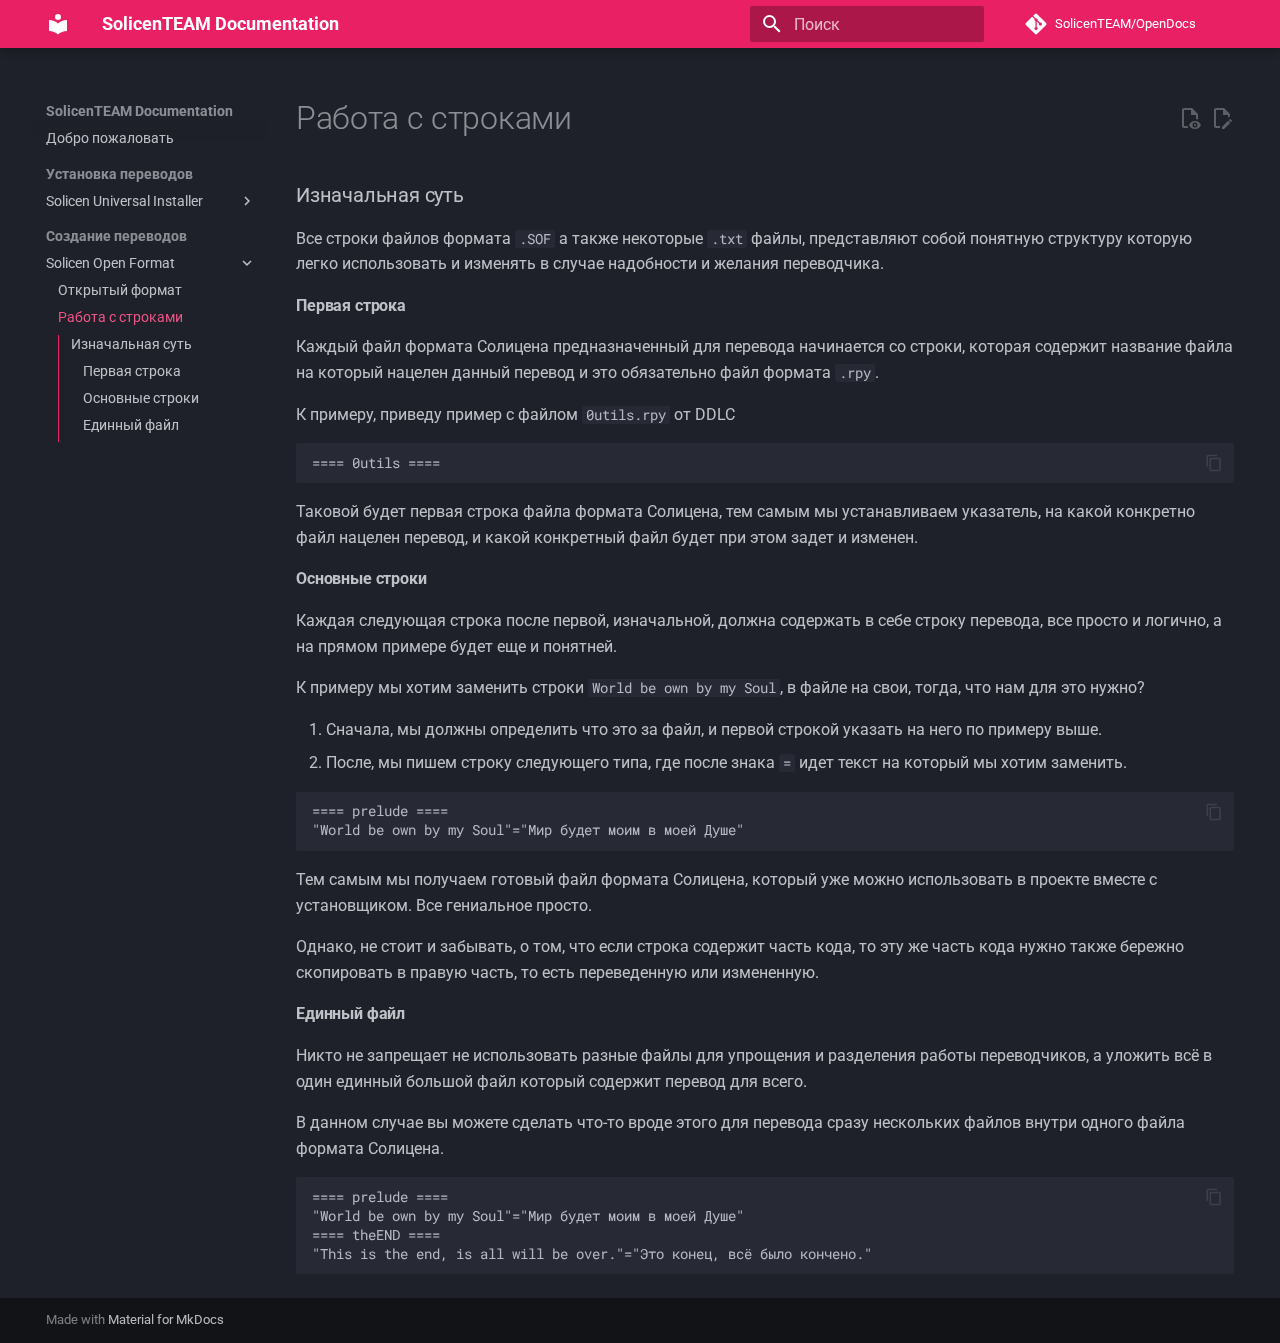
<file: strings/index.html>
<!doctype html>
<html lang="ru" class="no-js">
  <head>
    
      <meta charset="utf-8">
      <meta name="viewport" content="width=device-width,initial-scale=1">
      
      
      
      
        <link rel="prev" href="../SOFFormat/">
      
      
      
      <link rel="icon" href="../assets/images/favicon.png">
      <meta name="generator" content="mkdocs-1.5.3, mkdocs-material-9.5.10">
    
    
      
        <title>Работа с строками - SolicenTEAM Documentation</title>
      
    
    
      <link rel="stylesheet" href="../assets/stylesheets/main.7e359304.min.css">
      
        
        <link rel="stylesheet" href="../assets/stylesheets/palette.06af60db.min.css">
      
      


    
    
      
    
    
      
        
        
        <link rel="preconnect" href="https://fonts.gstatic.com" crossorigin>
        <link rel="stylesheet" href="https://fonts.googleapis.com/css?family=Roboto:300,300i,400,400i,700,700i%7CRoboto+Mono:400,400i,700,700i&display=fallback">
        <style>:root{--md-text-font:"Roboto";--md-code-font:"Roboto Mono"}</style>
      
    
    
    <script>__md_scope=new URL("..",location),__md_hash=e=>[...e].reduce((e,_)=>(e<<5)-e+_.charCodeAt(0),0),__md_get=(e,_=localStorage,t=__md_scope)=>JSON.parse(_.getItem(t.pathname+"."+e)),__md_set=(e,_,t=localStorage,a=__md_scope)=>{try{t.setItem(a.pathname+"."+e,JSON.stringify(_))}catch(e){}}</script>
    
      

    
    
    
  </head>
  
  
    
    
      
    
    
    
    
    <body dir="ltr" data-md-color-scheme="slate" data-md-color-primary="pink" data-md-color-accent="indigo">
  
    
    <input class="md-toggle" data-md-toggle="drawer" type="checkbox" id="__drawer" autocomplete="off">
    <input class="md-toggle" data-md-toggle="search" type="checkbox" id="__search" autocomplete="off">
    <label class="md-overlay" for="__drawer"></label>
    <div data-md-component="skip">
      
        
        <a href="#_1" class="md-skip">
          Перейти к содержанию
        </a>
      
    </div>
    <div data-md-component="announce">
      
    </div>
    
    
      

  

<header class="md-header md-header--shadow" data-md-component="header">
  <nav class="md-header__inner md-grid" aria-label="Верхний колонтитул">
    <a href=".." title="SolicenTEAM Documentation" class="md-header__button md-logo" aria-label="SolicenTEAM Documentation" data-md-component="logo">
      
  
  <svg xmlns="http://www.w3.org/2000/svg" viewBox="0 0 24 24"><path d="M12 8a3 3 0 0 0 3-3 3 3 0 0 0-3-3 3 3 0 0 0-3 3 3 3 0 0 0 3 3m0 3.54C9.64 9.35 6.5 8 3 8v11c3.5 0 6.64 1.35 9 3.54 2.36-2.19 5.5-3.54 9-3.54V8c-3.5 0-6.64 1.35-9 3.54Z"/></svg>

    </a>
    <label class="md-header__button md-icon" for="__drawer">
      
      <svg xmlns="http://www.w3.org/2000/svg" viewBox="0 0 24 24"><path d="M3 6h18v2H3V6m0 5h18v2H3v-2m0 5h18v2H3v-2Z"/></svg>
    </label>
    <div class="md-header__title" data-md-component="header-title">
      <div class="md-header__ellipsis">
        <div class="md-header__topic">
          <span class="md-ellipsis">
            SolicenTEAM Documentation
          </span>
        </div>
        <div class="md-header__topic" data-md-component="header-topic">
          <span class="md-ellipsis">
            
              Работа с строками
            
          </span>
        </div>
      </div>
    </div>
    
      
        <form class="md-header__option" data-md-component="palette">
  
    
    
    
    <input class="md-option" data-md-color-media="" data-md-color-scheme="slate" data-md-color-primary="pink" data-md-color-accent="indigo"  aria-hidden="true"  type="radio" name="__palette" id="__palette_0">
    
  
</form>
      
    
    
      <script>var media,input,key,value,palette=__md_get("__palette");if(palette&&palette.color){"(prefers-color-scheme)"===palette.color.media&&(media=matchMedia("(prefers-color-scheme: light)"),input=document.querySelector(media.matches?"[data-md-color-media='(prefers-color-scheme: light)']":"[data-md-color-media='(prefers-color-scheme: dark)']"),palette.color.media=input.getAttribute("data-md-color-media"),palette.color.scheme=input.getAttribute("data-md-color-scheme"),palette.color.primary=input.getAttribute("data-md-color-primary"),palette.color.accent=input.getAttribute("data-md-color-accent"));for([key,value]of Object.entries(palette.color))document.body.setAttribute("data-md-color-"+key,value)}</script>
    
    
    
      <label class="md-header__button md-icon" for="__search">
        
        <svg xmlns="http://www.w3.org/2000/svg" viewBox="0 0 24 24"><path d="M9.5 3A6.5 6.5 0 0 1 16 9.5c0 1.61-.59 3.09-1.56 4.23l.27.27h.79l5 5-1.5 1.5-5-5v-.79l-.27-.27A6.516 6.516 0 0 1 9.5 16 6.5 6.5 0 0 1 3 9.5 6.5 6.5 0 0 1 9.5 3m0 2C7 5 5 7 5 9.5S7 14 9.5 14 14 12 14 9.5 12 5 9.5 5Z"/></svg>
      </label>
      <div class="md-search" data-md-component="search" role="dialog">
  <label class="md-search__overlay" for="__search"></label>
  <div class="md-search__inner" role="search">
    <form class="md-search__form" name="search">
      <input type="text" class="md-search__input" name="query" aria-label="Поиск" placeholder="Поиск" autocapitalize="off" autocorrect="off" autocomplete="off" spellcheck="false" data-md-component="search-query" required>
      <label class="md-search__icon md-icon" for="__search">
        
        <svg xmlns="http://www.w3.org/2000/svg" viewBox="0 0 24 24"><path d="M9.5 3A6.5 6.5 0 0 1 16 9.5c0 1.61-.59 3.09-1.56 4.23l.27.27h.79l5 5-1.5 1.5-5-5v-.79l-.27-.27A6.516 6.516 0 0 1 9.5 16 6.5 6.5 0 0 1 3 9.5 6.5 6.5 0 0 1 9.5 3m0 2C7 5 5 7 5 9.5S7 14 9.5 14 14 12 14 9.5 12 5 9.5 5Z"/></svg>
        
        <svg xmlns="http://www.w3.org/2000/svg" viewBox="0 0 24 24"><path d="M20 11v2H8l5.5 5.5-1.42 1.42L4.16 12l7.92-7.92L13.5 5.5 8 11h12Z"/></svg>
      </label>
      <nav class="md-search__options" aria-label="Поиск">
        
        <button type="reset" class="md-search__icon md-icon" title="Очистить" aria-label="Очистить" tabindex="-1">
          
          <svg xmlns="http://www.w3.org/2000/svg" viewBox="0 0 24 24"><path d="M19 6.41 17.59 5 12 10.59 6.41 5 5 6.41 10.59 12 5 17.59 6.41 19 12 13.41 17.59 19 19 17.59 13.41 12 19 6.41Z"/></svg>
        </button>
      </nav>
      
        <div class="md-search__suggest" data-md-component="search-suggest"></div>
      
    </form>
    <div class="md-search__output">
      <div class="md-search__scrollwrap" data-md-scrollfix>
        <div class="md-search-result" data-md-component="search-result">
          <div class="md-search-result__meta">
            Инициализация поиска
          </div>
          <ol class="md-search-result__list" role="presentation"></ol>
        </div>
      </div>
    </div>
  </div>
</div>
    
    
      <div class="md-header__source">
        <a href="https://github.com/SolicenTEAM/OpenDocs" title="Перейти к репозиторию" class="md-source" data-md-component="source">
  <div class="md-source__icon md-icon">
    
    <svg xmlns="http://www.w3.org/2000/svg" viewBox="0 0 448 512"><!--! Font Awesome Free 6.5.1 by @fontawesome - https://fontawesome.com License - https://fontawesome.com/license/free (Icons: CC BY 4.0, Fonts: SIL OFL 1.1, Code: MIT License) Copyright 2023 Fonticons, Inc.--><path d="M439.55 236.05 244 40.45a28.87 28.87 0 0 0-40.81 0l-40.66 40.63 51.52 51.52c27.06-9.14 52.68 16.77 43.39 43.68l49.66 49.66c34.23-11.8 61.18 31 35.47 56.69-26.49 26.49-70.21-2.87-56-37.34L240.22 199v121.85c25.3 12.54 22.26 41.85 9.08 55a34.34 34.34 0 0 1-48.55 0c-17.57-17.6-11.07-46.91 11.25-56v-123c-20.8-8.51-24.6-30.74-18.64-45L142.57 101 8.45 235.14a28.86 28.86 0 0 0 0 40.81l195.61 195.6a28.86 28.86 0 0 0 40.8 0l194.69-194.69a28.86 28.86 0 0 0 0-40.81z"/></svg>
  </div>
  <div class="md-source__repository">
    SolicenTEAM/OpenDocs
  </div>
</a>
      </div>
    
  </nav>
  
</header>
    
    <div class="md-container" data-md-component="container">
      
      
        
          
        
      
      <main class="md-main" data-md-component="main">
        <div class="md-main__inner md-grid">
          
            
              
              <div class="md-sidebar md-sidebar--primary" data-md-component="sidebar" data-md-type="navigation" >
                <div class="md-sidebar__scrollwrap">
                  <div class="md-sidebar__inner">
                    



  

<nav class="md-nav md-nav--primary md-nav--integrated" aria-label="Навигация" data-md-level="0">
  <label class="md-nav__title" for="__drawer">
    <a href=".." title="SolicenTEAM Documentation" class="md-nav__button md-logo" aria-label="SolicenTEAM Documentation" data-md-component="logo">
      
  
  <svg xmlns="http://www.w3.org/2000/svg" viewBox="0 0 24 24"><path d="M12 8a3 3 0 0 0 3-3 3 3 0 0 0-3-3 3 3 0 0 0-3 3 3 3 0 0 0 3 3m0 3.54C9.64 9.35 6.5 8 3 8v11c3.5 0 6.64 1.35 9 3.54 2.36-2.19 5.5-3.54 9-3.54V8c-3.5 0-6.64 1.35-9 3.54Z"/></svg>

    </a>
    SolicenTEAM Documentation
  </label>
  
    <div class="md-nav__source">
      <a href="https://github.com/SolicenTEAM/OpenDocs" title="Перейти к репозиторию" class="md-source" data-md-component="source">
  <div class="md-source__icon md-icon">
    
    <svg xmlns="http://www.w3.org/2000/svg" viewBox="0 0 448 512"><!--! Font Awesome Free 6.5.1 by @fontawesome - https://fontawesome.com License - https://fontawesome.com/license/free (Icons: CC BY 4.0, Fonts: SIL OFL 1.1, Code: MIT License) Copyright 2023 Fonticons, Inc.--><path d="M439.55 236.05 244 40.45a28.87 28.87 0 0 0-40.81 0l-40.66 40.63 51.52 51.52c27.06-9.14 52.68 16.77 43.39 43.68l49.66 49.66c34.23-11.8 61.18 31 35.47 56.69-26.49 26.49-70.21-2.87-56-37.34L240.22 199v121.85c25.3 12.54 22.26 41.85 9.08 55a34.34 34.34 0 0 1-48.55 0c-17.57-17.6-11.07-46.91 11.25-56v-123c-20.8-8.51-24.6-30.74-18.64-45L142.57 101 8.45 235.14a28.86 28.86 0 0 0 0 40.81l195.61 195.6a28.86 28.86 0 0 0 40.8 0l194.69-194.69a28.86 28.86 0 0 0 0-40.81z"/></svg>
  </div>
  <div class="md-source__repository">
    SolicenTEAM/OpenDocs
  </div>
</a>
    </div>
  
  <ul class="md-nav__list" data-md-scrollfix>
    
      
      
  
  
  
  
    <li class="md-nav__item">
      <a href=".." class="md-nav__link">
        
  
  <span class="md-ellipsis">
    Добро пожаловать
  </span>
  

      </a>
    </li>
  

    
      
      
  
  
  
  
    
    
      
        
      
    
    
      
        
        
      
    
    
      
    
    <li class="md-nav__item md-nav__item--section md-nav__item--nested">
      
        
        
          
        
        <input class="md-nav__toggle md-toggle md-toggle--indeterminate" type="checkbox" id="__nav_2" >
        
          
          <label class="md-nav__link" for="__nav_2" id="__nav_2_label" tabindex="">
            
  
  <span class="md-ellipsis">
    Установка переводов
  </span>
  

            <span class="md-nav__icon md-icon"></span>
          </label>
        
        <nav class="md-nav" data-md-level="1" aria-labelledby="__nav_2_label" aria-expanded="false">
          <label class="md-nav__title" for="__nav_2">
            <span class="md-nav__icon md-icon"></span>
            Установка переводов
          </label>
          <ul class="md-nav__list" data-md-scrollfix>
            
              
                
  
  
  
  
    
    
      
        
      
        
      
    
    
      
    
    
      
        
        
      
    
    <li class="md-nav__item md-nav__item--pruned md-nav__item--nested">
      
        
  
  
    <a href="../SUI/WhatIsSUI/" class="md-nav__link">
      
  
  <span class="md-ellipsis">
    Solicen Universal Installer
  </span>
  

      
        <span class="md-nav__icon md-icon"></span>
      
    </a>
  

      
    </li>
  

              
            
          </ul>
        </nav>
      
    </li>
  

    
      
      
  
  
    
  
  
  
    
    
      
        
      
    
    
      
        
        
      
    
    
      
    
    <li class="md-nav__item md-nav__item--active md-nav__item--section md-nav__item--nested">
      
        
        
        <input class="md-nav__toggle md-toggle " type="checkbox" id="__nav_3" checked>
        
          
          <label class="md-nav__link" for="__nav_3" id="__nav_3_label" tabindex="">
            
  
  <span class="md-ellipsis">
    Создание переводов
  </span>
  

            <span class="md-nav__icon md-icon"></span>
          </label>
        
        <nav class="md-nav" data-md-level="1" aria-labelledby="__nav_3_label" aria-expanded="true">
          <label class="md-nav__title" for="__nav_3">
            <span class="md-nav__icon md-icon"></span>
            Создание переводов
          </label>
          <ul class="md-nav__list" data-md-scrollfix>
            
              
                
  
  
    
  
  
  
    
    
      
        
      
        
      
    
    
      
    
    
      
    
    <li class="md-nav__item md-nav__item--active md-nav__item--nested">
      
        
        
        <input class="md-nav__toggle md-toggle " type="checkbox" id="__nav_3_1" checked>
        
          
          <label class="md-nav__link" for="__nav_3_1" id="__nav_3_1_label" tabindex="0">
            
  
  <span class="md-ellipsis">
    Solicen Open Format
  </span>
  

            <span class="md-nav__icon md-icon"></span>
          </label>
        
        <nav class="md-nav" data-md-level="2" aria-labelledby="__nav_3_1_label" aria-expanded="true">
          <label class="md-nav__title" for="__nav_3_1">
            <span class="md-nav__icon md-icon"></span>
            Solicen Open Format
          </label>
          <ul class="md-nav__list" data-md-scrollfix>
            
              
                
  
  
  
  
    <li class="md-nav__item">
      <a href="../SOFFormat/" class="md-nav__link">
        
  
  <span class="md-ellipsis">
    Открытый формат
  </span>
  

      </a>
    </li>
  

              
            
              
                
  
  
    
  
  
  
    <li class="md-nav__item md-nav__item--active">
      
      <input class="md-nav__toggle md-toggle" type="checkbox" id="__toc">
      
      
      
        <label class="md-nav__link md-nav__link--active" for="__toc">
          
  
  <span class="md-ellipsis">
    Работа с строками
  </span>
  

          <span class="md-nav__icon md-icon"></span>
        </label>
      
      <a href="./" class="md-nav__link md-nav__link--active">
        
  
  <span class="md-ellipsis">
    Работа с строками
  </span>
  

      </a>
      
        

<nav class="md-nav md-nav--secondary" aria-label="Содержание">
  
  
  
  
    <label class="md-nav__title" for="__toc">
      <span class="md-nav__icon md-icon"></span>
      Содержание
    </label>
    <ul class="md-nav__list" data-md-component="toc" data-md-scrollfix>
      
        <li class="md-nav__item">
  <a href="#_1" class="md-nav__link">
    <span class="md-ellipsis">
      Изначальная суть
    </span>
  </a>
  
    <nav class="md-nav" aria-label="Изначальная суть">
      <ul class="md-nav__list">
        
          <li class="md-nav__item">
  <a href="#_2" class="md-nav__link">
    <span class="md-ellipsis">
      Первая строка
    </span>
  </a>
  
</li>
        
          <li class="md-nav__item">
  <a href="#_3" class="md-nav__link">
    <span class="md-ellipsis">
      Основные строки
    </span>
  </a>
  
</li>
        
          <li class="md-nav__item">
  <a href="#_4" class="md-nav__link">
    <span class="md-ellipsis">
      Единный файл
    </span>
  </a>
  
</li>
        
      </ul>
    </nav>
  
</li>
      
    </ul>
  
</nav>
      
    </li>
  

              
            
          </ul>
        </nav>
      
    </li>
  

              
            
          </ul>
        </nav>
      
    </li>
  

    
  </ul>
</nav>
                  </div>
                </div>
              </div>
            
            
          
          
            <div class="md-content" data-md-component="content">
              <article class="md-content__inner md-typeset">
                
                  

  
    <a href="https://github.com/SolicenTEAM/OpenDocs/edit/main/docs/strings.md" title="Редактировать страницу" class="md-content__button md-icon">
      
      <svg xmlns="http://www.w3.org/2000/svg" viewBox="0 0 24 24"><path d="M10 20H6V4h7v5h5v3.1l2-2V8l-6-6H6c-1.1 0-2 .9-2 2v16c0 1.1.9 2 2 2h4v-2m10.2-7c.1 0 .3.1.4.2l1.3 1.3c.2.2.2.6 0 .8l-1 1-2.1-2.1 1-1c.1-.1.2-.2.4-.2m0 3.9L14.1 23H12v-2.1l6.1-6.1 2.1 2.1Z"/></svg>
    </a>
  
  
    
      
    
    <a href="https://github.com/SolicenTEAM/OpenDocs/raw/main/docs/strings.md" title="Посмотреть исходный код страницы" class="md-content__button md-icon">
      
      <svg xmlns="http://www.w3.org/2000/svg" viewBox="0 0 24 24"><path d="M17 18c.56 0 1 .44 1 1s-.44 1-1 1-1-.44-1-1 .44-1 1-1m0-3c-2.73 0-5.06 1.66-6 4 .94 2.34 3.27 4 6 4s5.06-1.66 6-4c-.94-2.34-3.27-4-6-4m0 6.5a2.5 2.5 0 0 1-2.5-2.5 2.5 2.5 0 0 1 2.5-2.5 2.5 2.5 0 0 1 2.5 2.5 2.5 2.5 0 0 1-2.5 2.5M9.27 20H6V4h7v5h5v4.07c.7.08 1.36.25 2 .49V8l-6-6H6a2 2 0 0 0-2 2v16a2 2 0 0 0 2 2h4.5a8.15 8.15 0 0 1-1.23-2Z"/></svg>
    </a>
  


  <h1>Работа с строками</h1>

<h3 id="_1">Изначальная суть</h3>
<p>Все строки файлов формата <code>.SOF</code> а также некоторые <code>.txt</code> файлы, представляют собой понятную структуру которую легко использовать и изменять в случае надобности и желания переводчика.</p>
<h4 id="_2">Первая строка</h4>
<p>Каждый файл формата Солицена предназначенный для перевода начинается со строки, которая содержит название файла на который нацелен данный перевод и это обязательно файл формата <code>.rpy</code>. </p>
<p>К примеру, приведу пример с файлом <code>0utils.rpy</code> от DDLC</p>
<pre><code>==== 0utils ====
</code></pre>
<p>Таковой будет первая строка файла формата Солицена, тем самым мы устанавливаем указатель, на какой конкретно файл нацелен перевод, и какой конкретный файл будет при этом задет и изменен.</p>
<h4 id="_3">Основные строки</h4>
<p>Каждая следующая строка после первой, изначальной, должна содержать в себе строку перевода, все просто и логично, а на прямом примере будет еще и понятней.</p>
<p>К примеру мы хотим заменить строки <code>World be own by my Soul</code>, в файле на свои, тогда, что нам для это нужно?</p>
<ol>
<li>Сначала, мы должны определить что это за файл, и первой строкой указать на него по примеру выше.</li>
<li>После, мы пишем строку следующего типа, где после знака <code>=</code> идет текст на который мы хотим заменить.</li>
</ol>
<pre><code>==== prelude ====
&quot;World be own by my Soul&quot;=&quot;Мир будет моим в моей Душе&quot;
</code></pre>
<p>Тем самым мы получаем готовый файл формата Солицена, который уже можно использовать в проекте вместе с установщиком. Все гениальное просто.</p>
<p>Однако, не стоит и забывать, о том, что если строка содержит часть кода, то эту же часть кода нужно также бережно скопировать в правую часть, то есть переведенную или измененную.</p>
<h4 id="_4">Единный файл</h4>
<p>Никто не запрещает не использовать разные файлы для упрощения и разделения работы переводчиков, а уложить всё в один единный большой файл который содержит перевод для всего.</p>
<p>В данном случае вы можете сделать что-то вроде этого для перевода сразу нескольких файлов внутри одного файла формата Солицена.</p>
<pre><code>==== prelude ====
&quot;World be own by my Soul&quot;=&quot;Мир будет моим в моей Душе&quot;
==== theEND ====
&quot;This is the end, is all will be over.&quot;=&quot;Это конец, всё было кончено.&quot;
</code></pre>












                
              </article>
            </div>
          
          
  <script>var tabs=__md_get("__tabs");if(Array.isArray(tabs))e:for(var set of document.querySelectorAll(".tabbed-set")){var tab,labels=set.querySelector(".tabbed-labels");for(tab of tabs)for(var label of labels.getElementsByTagName("label"))if(label.innerText.trim()===tab){var input=document.getElementById(label.htmlFor);input.checked=!0;continue e}}</script>

<script>var target=document.getElementById(location.hash.slice(1));target&&target.name&&(target.checked=target.name.startsWith("__tabbed_"))</script>
        </div>
        
          <button type="button" class="md-top md-icon" data-md-component="top" hidden>
  
  <svg xmlns="http://www.w3.org/2000/svg" viewBox="0 0 24 24"><path d="M13 20h-2V8l-5.5 5.5-1.42-1.42L12 4.16l7.92 7.92-1.42 1.42L13 8v12Z"/></svg>
  К началу
</button>
        
      </main>
      
        <footer class="md-footer">
  
  <div class="md-footer-meta md-typeset">
    <div class="md-footer-meta__inner md-grid">
      <div class="md-copyright">
  
  
    Made with
    <a href="https://squidfunk.github.io/mkdocs-material/" target="_blank" rel="noopener">
      Material for MkDocs
    </a>
  
</div>
      
    </div>
  </div>
</footer>
      
    </div>
    <div class="md-dialog" data-md-component="dialog">
      <div class="md-dialog__inner md-typeset"></div>
    </div>
    
    
    <script id="__config" type="application/json">{"base": "..", "features": ["navigation.indexes", "navigation.path", "navigation.sections", "navigation.top", "navigation.tracking", "navigation.expand", "navigation.prune", "header.autohide", "toc.integrate", "search.suggest", "search.highlight", "content.tabs.link", "content.code.annotate", "content.code.copy", "content.action.edit", "content.action.view"], "search": "../assets/javascripts/workers/search.b8dbb3d2.min.js", "translations": {"clipboard.copied": "\u0421\u043a\u043e\u043f\u0438\u0440\u043e\u0432\u0430\u043d\u043e \u0432 \u0431\u0443\u0444\u0435\u0440", "clipboard.copy": "\u041a\u043e\u043f\u0438\u0440\u043e\u0432\u0430\u0442\u044c \u0432 \u0431\u0443\u0444\u0435\u0440", "search.result.more.one": "\u0415\u0449\u0451 1 \u043d\u0430 \u044d\u0442\u043e\u0439 \u0441\u0442\u0440\u0430\u043d\u0438\u0446\u0435", "search.result.more.other": "\u0415\u0449\u0451 # \u043d\u0430 \u044d\u0442\u043e\u0439 \u0441\u0442\u0440\u0430\u043d\u0438\u0446\u0435", "search.result.none": "\u0421\u043e\u0432\u043f\u0430\u0434\u0435\u043d\u0438\u0439 \u043d\u0435 \u043d\u0430\u0439\u0434\u0435\u043d\u043e", "search.result.one": "\u041d\u0430\u0439\u0434\u0435\u043d\u043e 1 \u0441\u043e\u0432\u043f\u0430\u0434\u0435\u043d\u0438\u0435", "search.result.other": "\u041d\u0430\u0439\u0434\u0435\u043d\u043e \u0441\u043e\u0432\u043f\u0430\u0434\u0435\u043d\u0438\u0439: #", "search.result.placeholder": "\u041d\u0430\u0447\u043d\u0438\u0442\u0435 \u043f\u0435\u0447\u0430\u0442\u0430\u0442\u044c \u0434\u043b\u044f \u043f\u043e\u0438\u0441\u043a\u0430", "search.result.term.missing": "\u041e\u0442\u0441\u0443\u0442\u0441\u0442\u0432\u0443\u0435\u0442", "select.version": "\u0412\u044b\u0431\u0435\u0440\u0438\u0442\u0435 \u0432\u0435\u0440\u0441\u0438\u044e"}}</script>
    
    
      <script src="../assets/javascripts/bundle.8fd75fb4.min.js"></script>
      
    
  </body>
</html>
</file>
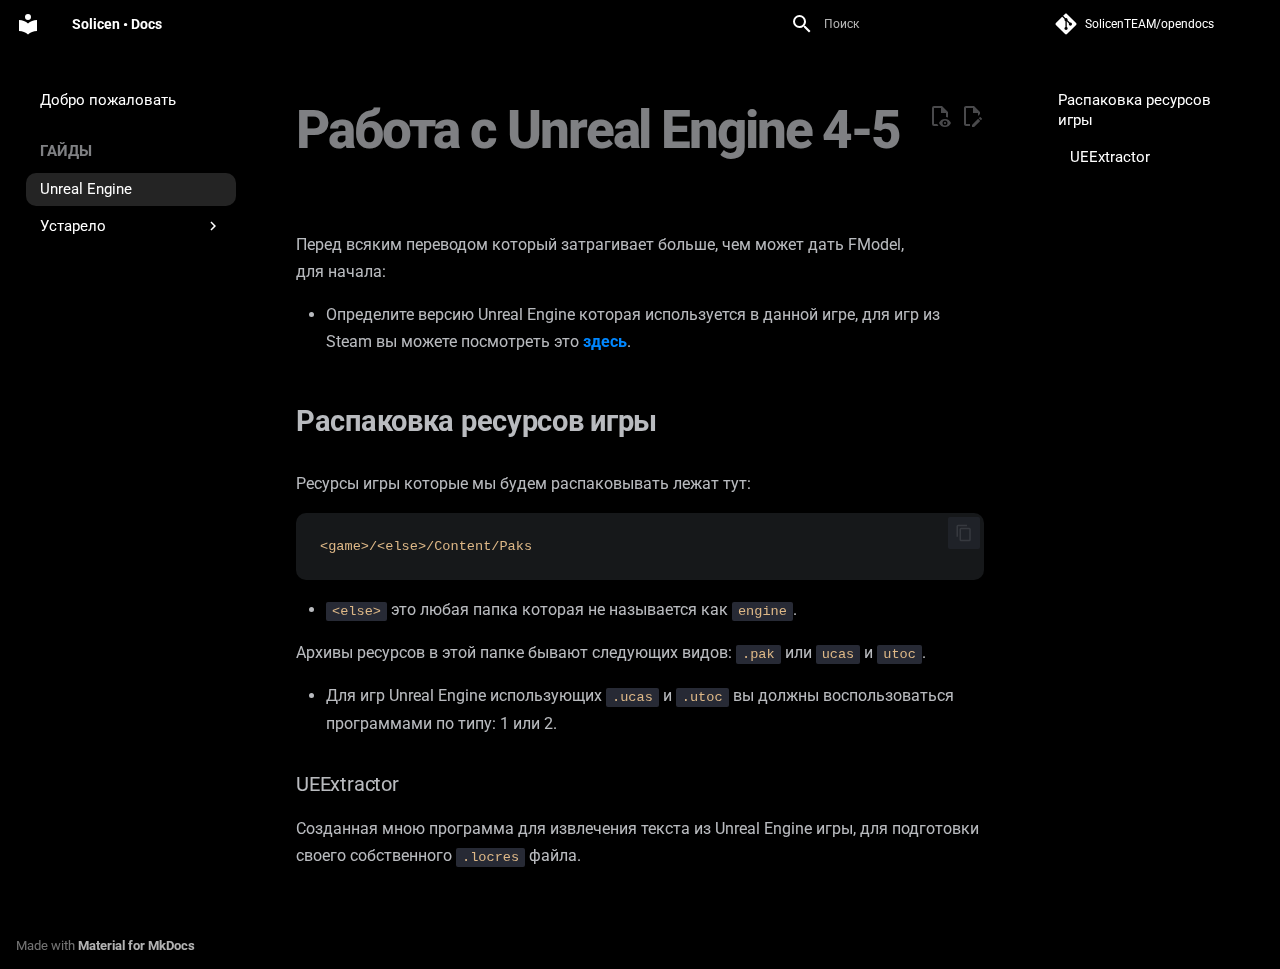
<file: guides/unreal engine/index.html>
<!doctype html>
<html lang="ru" class="no-js">
  <head>
    
      <meta charset="utf-8">
      <meta name="viewport" content="width=device-width,initial-scale=1">
      
      
      
      
        <link rel="prev" href="../..">
      
      
        <link rel="next" href="../../Solicen/SUI/WhatIsSUI/">
      
      
        
      
      
      <link rel="icon" href="../../assets/images/favicon.png">
      <meta name="generator" content="mkdocs-1.6.1, mkdocs-material-9.7.2">
    
    
      
        <title>Unreal Engine - Solicen • Docs</title>
      
    
    
      <link rel="stylesheet" href="../../assets/stylesheets/main.484c7ddc.min.css">
      
        
        <link rel="stylesheet" href="../../assets/stylesheets/palette.ab4e12ef.min.css">
      
      


    
    
      
    
    
      
        
        
        <link rel="preconnect" href="https://fonts.gstatic.com" crossorigin>
        <link rel="stylesheet" href="https://fonts.googleapis.com/css?family=Roboto:300,300i,400,400i,700,700i%7CRoboto+Mono:400,400i,700,700i&display=fallback">
        <style>:root{--md-text-font:"Roboto";--md-code-font:"Roboto Mono"}</style>
      
    
    
      <link rel="stylesheet" href="../../extra.css">
    
    <script>__md_scope=new URL("../..",location),__md_hash=e=>[...e].reduce(((e,_)=>(e<<5)-e+_.charCodeAt(0)),0),__md_get=(e,_=localStorage,t=__md_scope)=>JSON.parse(_.getItem(t.pathname+"."+e)),__md_set=(e,_,t=localStorage,a=__md_scope)=>{try{t.setItem(a.pathname+"."+e,JSON.stringify(_))}catch(e){}}</script>
    
      

    
    
  </head>
  
  
    
    
    
    
    
    <body dir="ltr" data-md-color-scheme="slate" data-md-color-primary="black" data-md-color-accent="indigo">
  
    
    <input class="md-toggle" data-md-toggle="drawer" type="checkbox" id="__drawer" autocomplete="off">
    <input class="md-toggle" data-md-toggle="search" type="checkbox" id="__search" autocomplete="off">
    <label class="md-overlay" for="__drawer"></label>
    <div data-md-component="skip">
      
        
        <a href="#unreal-engine-4-5" class="md-skip">
          Перейти к содержанию
        </a>
      
    </div>
    <div data-md-component="announce">
      
    </div>
    
    
      

  

<header class="md-header md-header--shadow" data-md-component="header">
  <nav class="md-header__inner md-grid" aria-label="Верхний колонтитул">
    <a href="../.." title="Solicen • Docs" class="md-header__button md-logo" aria-label="Solicen • Docs" data-md-component="logo">
      
  
  <svg xmlns="http://www.w3.org/2000/svg" viewBox="0 0 24 24"><path d="M12 8a3 3 0 0 0 3-3 3 3 0 0 0-3-3 3 3 0 0 0-3 3 3 3 0 0 0 3 3m0 3.54C9.64 9.35 6.5 8 3 8v11c3.5 0 6.64 1.35 9 3.54 2.36-2.19 5.5-3.54 9-3.54V8c-3.5 0-6.64 1.35-9 3.54"/></svg>

    </a>
    <label class="md-header__button md-icon" for="__drawer">
      
      <svg xmlns="http://www.w3.org/2000/svg" viewBox="0 0 24 24"><path d="M3 6h18v2H3zm0 5h18v2H3zm0 5h18v2H3z"/></svg>
    </label>
    <div class="md-header__title" data-md-component="header-title">
      <div class="md-header__ellipsis">
        <div class="md-header__topic">
          <span class="md-ellipsis">
            Solicen • Docs
          </span>
        </div>
        <div class="md-header__topic" data-md-component="header-topic">
          <span class="md-ellipsis">
            
              Unreal Engine
            
          </span>
        </div>
      </div>
    </div>
    
      
    
    
    
    
      
      
        <label class="md-header__button md-icon" for="__search">
          
          <svg xmlns="http://www.w3.org/2000/svg" viewBox="0 0 24 24"><path d="M9.5 3A6.5 6.5 0 0 1 16 9.5c0 1.61-.59 3.09-1.56 4.23l.27.27h.79l5 5-1.5 1.5-5-5v-.79l-.27-.27A6.52 6.52 0 0 1 9.5 16 6.5 6.5 0 0 1 3 9.5 6.5 6.5 0 0 1 9.5 3m0 2C7 5 5 7 5 9.5S7 14 9.5 14 14 12 14 9.5 12 5 9.5 5"/></svg>
        </label>
        <div class="md-search" data-md-component="search" role="dialog">
  <label class="md-search__overlay" for="__search"></label>
  <div class="md-search__inner" role="search">
    <form class="md-search__form" name="search">
      <input type="text" class="md-search__input" name="query" aria-label="Поиск" placeholder="Поиск" autocapitalize="off" autocorrect="off" autocomplete="off" spellcheck="false" data-md-component="search-query" required>
      <label class="md-search__icon md-icon" for="__search">
        
        <svg xmlns="http://www.w3.org/2000/svg" viewBox="0 0 24 24"><path d="M9.5 3A6.5 6.5 0 0 1 16 9.5c0 1.61-.59 3.09-1.56 4.23l.27.27h.79l5 5-1.5 1.5-5-5v-.79l-.27-.27A6.52 6.52 0 0 1 9.5 16 6.5 6.5 0 0 1 3 9.5 6.5 6.5 0 0 1 9.5 3m0 2C7 5 5 7 5 9.5S7 14 9.5 14 14 12 14 9.5 12 5 9.5 5"/></svg>
        
        <svg xmlns="http://www.w3.org/2000/svg" viewBox="0 0 24 24"><path d="M20 11v2H8l5.5 5.5-1.42 1.42L4.16 12l7.92-7.92L13.5 5.5 8 11z"/></svg>
      </label>
      <nav class="md-search__options" aria-label="Поиск">
        
          <a href="javascript:void(0)" class="md-search__icon md-icon" title="Поделиться" aria-label="Поделиться" data-clipboard data-clipboard-text="" data-md-component="search-share" tabindex="-1">
            
            <svg xmlns="http://www.w3.org/2000/svg" viewBox="0 0 24 24"><path d="M18 16.08c-.76 0-1.44.3-1.96.77L8.91 12.7c.05-.23.09-.46.09-.7s-.04-.47-.09-.7l7.05-4.11c.54.5 1.25.81 2.04.81a3 3 0 0 0 3-3 3 3 0 0 0-3-3 3 3 0 0 0-3 3c0 .24.04.47.09.7L8.04 9.81C7.5 9.31 6.79 9 6 9a3 3 0 0 0-3 3 3 3 0 0 0 3 3c.79 0 1.5-.31 2.04-.81l7.12 4.15c-.05.21-.08.43-.08.66 0 1.61 1.31 2.91 2.92 2.91s2.92-1.3 2.92-2.91A2.92 2.92 0 0 0 18 16.08"/></svg>
          </a>
        
        <button type="reset" class="md-search__icon md-icon" title="Очистить" aria-label="Очистить" tabindex="-1">
          
          <svg xmlns="http://www.w3.org/2000/svg" viewBox="0 0 24 24"><path d="M19 6.41 17.59 5 12 10.59 6.41 5 5 6.41 10.59 12 5 17.59 6.41 19 12 13.41 17.59 19 19 17.59 13.41 12z"/></svg>
        </button>
      </nav>
      
        <div class="md-search__suggest" data-md-component="search-suggest"></div>
      
    </form>
    <div class="md-search__output">
      <div class="md-search__scrollwrap" tabindex="0" data-md-scrollfix>
        <div class="md-search-result" data-md-component="search-result">
          <div class="md-search-result__meta">
            Инициализация поиска
          </div>
          <ol class="md-search-result__list" role="presentation"></ol>
        </div>
      </div>
    </div>
  </div>
</div>
      
    
    
      <div class="md-header__source">
        <a href="https://github.com/SolicenTEAM/opendocs" title="Перейти к репозиторию" class="md-source" data-md-component="source">
  <div class="md-source__icon md-icon">
    
    <svg xmlns="http://www.w3.org/2000/svg" viewBox="0 0 448 512"><!--! Font Awesome Free 7.1.0 by @fontawesome - https://fontawesome.com License - https://fontawesome.com/license/free (Icons: CC BY 4.0, Fonts: SIL OFL 1.1, Code: MIT License) Copyright 2025 Fonticons, Inc.--><path d="M439.6 236.1 244 40.5c-5.4-5.5-12.8-8.5-20.4-8.5s-15 3-20.4 8.4L162.5 81l51.5 51.5c27.1-9.1 52.7 16.8 43.4 43.7l49.7 49.7c34.2-11.8 61.2 31 35.5 56.7-26.5 26.5-70.2-2.9-56-37.3L240.3 199v121.9c25.3 12.5 22.3 41.8 9.1 55-6.4 6.4-15.2 10.1-24.3 10.1s-17.8-3.6-24.3-10.1c-17.6-17.6-11.1-46.9 11.2-56v-123c-20.8-8.5-24.6-30.7-18.6-45L142.6 101 8.5 235.1C3 240.6 0 247.9 0 255.5s3 15 8.5 20.4l195.6 195.7c5.4 5.4 12.7 8.4 20.4 8.4s15-3 20.4-8.4l194.7-194.7c5.4-5.4 8.4-12.8 8.4-20.4s-3-15-8.4-20.4"/></svg>
  </div>
  <div class="md-source__repository">
    SolicenTEAM/opendocs
  </div>
</a>
      </div>
    
  </nav>
  
</header>
    
    <div class="md-container" data-md-component="container">
      
      
        
          
        
      
      <main class="md-main" data-md-component="main">
        <div class="md-main__inner md-grid">
          
            
              
              <div class="md-sidebar md-sidebar--primary" data-md-component="sidebar" data-md-type="navigation" >
                <div class="md-sidebar__scrollwrap">
                  <div class="md-sidebar__inner">
                    



<nav class="md-nav md-nav--primary" aria-label="Навигация" data-md-level="0">
  <label class="md-nav__title" for="__drawer">
    <a href="../.." title="Solicen • Docs" class="md-nav__button md-logo" aria-label="Solicen • Docs" data-md-component="logo">
      
  
  <svg xmlns="http://www.w3.org/2000/svg" viewBox="0 0 24 24"><path d="M12 8a3 3 0 0 0 3-3 3 3 0 0 0-3-3 3 3 0 0 0-3 3 3 3 0 0 0 3 3m0 3.54C9.64 9.35 6.5 8 3 8v11c3.5 0 6.64 1.35 9 3.54 2.36-2.19 5.5-3.54 9-3.54V8c-3.5 0-6.64 1.35-9 3.54"/></svg>

    </a>
    Solicen • Docs
  </label>
  
    <div class="md-nav__source">
      <a href="https://github.com/SolicenTEAM/opendocs" title="Перейти к репозиторию" class="md-source" data-md-component="source">
  <div class="md-source__icon md-icon">
    
    <svg xmlns="http://www.w3.org/2000/svg" viewBox="0 0 448 512"><!--! Font Awesome Free 7.1.0 by @fontawesome - https://fontawesome.com License - https://fontawesome.com/license/free (Icons: CC BY 4.0, Fonts: SIL OFL 1.1, Code: MIT License) Copyright 2025 Fonticons, Inc.--><path d="M439.6 236.1 244 40.5c-5.4-5.5-12.8-8.5-20.4-8.5s-15 3-20.4 8.4L162.5 81l51.5 51.5c27.1-9.1 52.7 16.8 43.4 43.7l49.7 49.7c34.2-11.8 61.2 31 35.5 56.7-26.5 26.5-70.2-2.9-56-37.3L240.3 199v121.9c25.3 12.5 22.3 41.8 9.1 55-6.4 6.4-15.2 10.1-24.3 10.1s-17.8-3.6-24.3-10.1c-17.6-17.6-11.1-46.9 11.2-56v-123c-20.8-8.5-24.6-30.7-18.6-45L142.6 101 8.5 235.1C3 240.6 0 247.9 0 255.5s3 15 8.5 20.4l195.6 195.7c5.4 5.4 12.7 8.4 20.4 8.4s15-3 20.4-8.4l194.7-194.7c5.4-5.4 8.4-12.8 8.4-20.4s-3-15-8.4-20.4"/></svg>
  </div>
  <div class="md-source__repository">
    SolicenTEAM/opendocs
  </div>
</a>
    </div>
  
  <ul class="md-nav__list" data-md-scrollfix>
    
      
      
  
  
  
  
    <li class="md-nav__item">
      <a href="../.." class="md-nav__link">
        
  
  
  <span class="md-ellipsis">
    
  
    Добро пожаловать
  

    
  </span>
  
  

      </a>
    </li>
  

    
      
      
  
  
    
  
  
  
    
    
      
        
      
        
      
    
    
    
      
        
        
      
    
    
      
    
    <li class="md-nav__item md-nav__item--active md-nav__item--section md-nav__item--nested">
      
        
        
        <input class="md-nav__toggle md-toggle " type="checkbox" id="__nav_2" checked>
        
          
          <label class="md-nav__link" for="__nav_2" id="__nav_2_label" tabindex="">
            
  
  
  <span class="md-ellipsis">
    
  
    ГАЙДЫ
  

    
  </span>
  
  

            <span class="md-nav__icon md-icon"></span>
          </label>
        
        <nav class="md-nav" data-md-level="1" aria-labelledby="__nav_2_label" aria-expanded="true">
          <label class="md-nav__title" for="__nav_2">
            <span class="md-nav__icon md-icon"></span>
            
  
    ГАЙДЫ
  

          </label>
          <ul class="md-nav__list" data-md-scrollfix>
            
              
                
  
  
    
  
  
  
    <li class="md-nav__item md-nav__item--active">
      
      <input class="md-nav__toggle md-toggle" type="checkbox" id="__toc">
      
      
        
      
      
        <label class="md-nav__link md-nav__link--active" for="__toc">
          
  
  
  <span class="md-ellipsis">
    
  
    Unreal Engine
  

    
  </span>
  
  

          <span class="md-nav__icon md-icon"></span>
        </label>
      
      <a href="./" class="md-nav__link md-nav__link--active">
        
  
  
  <span class="md-ellipsis">
    
  
    Unreal Engine
  

    
  </span>
  
  

      </a>
      
        

<nav class="md-nav md-nav--secondary" aria-label="Содержание">
  
  
  
    
  
  
    <label class="md-nav__title" for="__toc">
      <span class="md-nav__icon md-icon"></span>
      Содержание
    </label>
    <ul class="md-nav__list" data-md-component="toc" data-md-scrollfix>
      
        <li class="md-nav__item">
  <a href="#_1" class="md-nav__link">
    <span class="md-ellipsis">
      
        Распаковка ресурсов игры
      
    </span>
  </a>
  
    <nav class="md-nav" aria-label="Распаковка ресурсов игры">
      <ul class="md-nav__list">
        
          <li class="md-nav__item">
  <a href="#ueextractor" class="md-nav__link">
    <span class="md-ellipsis">
      
        UEExtractor
      
    </span>
  </a>
  
</li>
        
      </ul>
    </nav>
  
</li>
      
    </ul>
  
</nav>
      
    </li>
  

              
            
              
                
  
  
  
  
    
    
      
        
      
        
      
    
    
    
      
    
    
      
        
        
      
    
    <li class="md-nav__item md-nav__item--pruned md-nav__item--nested">
      
        
  
  
  
    
  
  
  
    
  
  
  
    <a href="../../Solicen/SUI/WhatIsSUI/" class="md-nav__link">
      
  
  
  <span class="md-ellipsis">
    
  
    Устарело
  

    
  </span>
  
  

      
        <span class="md-nav__icon md-icon"></span>
      
    </a>
  

  

  

      
    </li>
  

              
            
          </ul>
        </nav>
      
    </li>
  

    
  </ul>
</nav>
                  </div>
                </div>
              </div>
            
            
              
              <div class="md-sidebar md-sidebar--secondary" data-md-component="sidebar" data-md-type="toc" >
                <div class="md-sidebar__scrollwrap">
                  <div class="md-sidebar__inner">
                    

<nav class="md-nav md-nav--secondary" aria-label="Содержание">
  
  
  
    
  
  
    <label class="md-nav__title" for="__toc">
      <span class="md-nav__icon md-icon"></span>
      Содержание
    </label>
    <ul class="md-nav__list" data-md-component="toc" data-md-scrollfix>
      
        <li class="md-nav__item">
  <a href="#_1" class="md-nav__link">
    <span class="md-ellipsis">
      
        Распаковка ресурсов игры
      
    </span>
  </a>
  
    <nav class="md-nav" aria-label="Распаковка ресурсов игры">
      <ul class="md-nav__list">
        
          <li class="md-nav__item">
  <a href="#ueextractor" class="md-nav__link">
    <span class="md-ellipsis">
      
        UEExtractor
      
    </span>
  </a>
  
</li>
        
      </ul>
    </nav>
  
</li>
      
    </ul>
  
</nav>
                  </div>
                </div>
              </div>
            
          
          
            <div class="md-content" data-md-component="content">
              
                



  


  <nav class="md-path" aria-label="Навигация" >
    <ol class="md-path__list">
      
        
  
  
    <li class="md-path__item">
      <a href="../.." class="md-path__link">
        
  <span class="md-ellipsis">
    Добро пожаловать
  </span>

      </a>
    </li>
  

      
      
        
  
  
    
    
      <li class="md-path__item">
        <a href="./" class="md-path__link">
          
  <span class="md-ellipsis">
    ГАЙДЫ
  </span>

        </a>
      </li>
    
  

      
    </ol>
  </nav>

              
              <article class="md-content__inner md-typeset">
                
                  


  
    <a href="https://github.com/SolicenTEAM/opendocs/edit/main/docs/guides/unreal engine.md" title="Редактировать страницу" class="md-content__button md-icon" rel="edit">
      
      <svg xmlns="http://www.w3.org/2000/svg" viewBox="0 0 24 24"><path d="M10 20H6V4h7v5h5v3.1l2-2V8l-6-6H6c-1.1 0-2 .9-2 2v16c0 1.1.9 2 2 2h4zm10.2-7c.1 0 .3.1.4.2l1.3 1.3c.2.2.2.6 0 .8l-1 1-2.1-2.1 1-1c.1-.1.2-.2.4-.2m0 3.9L14.1 23H12v-2.1l6.1-6.1z"/></svg>
    </a>
  
  
    
      
    
    <a href="https://github.com/SolicenTEAM/opendocs/raw/main/docs/guides/unreal engine.md" title="Посмотреть исходный код страницы" class="md-content__button md-icon">
      
      <svg xmlns="http://www.w3.org/2000/svg" viewBox="0 0 24 24"><path d="M17 18c.56 0 1 .44 1 1s-.44 1-1 1-1-.44-1-1 .44-1 1-1m0-3c-2.73 0-5.06 1.66-6 4 .94 2.34 3.27 4 6 4s5.06-1.66 6-4c-.94-2.34-3.27-4-6-4m0 6.5a2.5 2.5 0 0 1-2.5-2.5 2.5 2.5 0 0 1 2.5-2.5 2.5 2.5 0 0 1 2.5 2.5 2.5 2.5 0 0 1-2.5 2.5M9.27 20H6V4h7v5h5v4.07c.7.08 1.36.25 2 .49V8l-6-6H6a2 2 0 0 0-2 2v16a2 2 0 0 0 2 2h4.5a8.2 8.2 0 0 1-1.23-2"/></svg>
    </a>
  


<h1 id="unreal-engine-4-5">Работа с Unreal Engine 4-5</h1>
<p>Перед всяким переводом который затрагивает больше, чем может дать FModel, для начала:</p>
<ul>
<li>Определите версию Unreal Engine которая используется в данной игре, для игр из Steam вы можете посмотреть это <a href="https://steamdb.info">здесь</a>.</li>
</ul>
<h2 id="_1">Распаковка ресурсов игры</h2>
<p>Ресурсы игры которые мы будем распаковывать лежат тут: </p>
<pre><code>&lt;game&gt;/&lt;else&gt;/Content/Paks
</code></pre>
<ul>
<li><code>&lt;else&gt;</code> это любая папка которая не называется как <code>engine</code>.</li>
</ul>
<p>Архивы ресурсов в этой папке бывают следующих видов: <code>.pak</code> или <code>ucas</code> и <code>utoc</code>. </p>
<ul>
<li>Для игр Unreal Engine использующих <code>.ucas</code> и <code>.utoc</code> вы должны воспользоваться программами по типу: 1 или 2.</li>
</ul>
<h3 id="ueextractor">UEExtractor</h3>
<p>Созданная мною программа для извлечения текста из Unreal Engine игры, для подготовки своего собственного <code>.locres</code> файла.</p>












                
              </article>
            </div>
          
          
  <script>var tabs=__md_get("__tabs");if(Array.isArray(tabs))e:for(var set of document.querySelectorAll(".tabbed-set")){var labels=set.querySelector(".tabbed-labels");for(var tab of tabs)for(var label of labels.getElementsByTagName("label"))if(label.innerText.trim()===tab){var input=document.getElementById(label.htmlFor);input.checked=!0;continue e}}</script>

<script>var target=document.getElementById(location.hash.slice(1));target&&target.name&&(target.checked=target.name.startsWith("__tabbed_"))</script>
        </div>
        
          <button type="button" class="md-top md-icon" data-md-component="top" hidden>
  
  <svg xmlns="http://www.w3.org/2000/svg" viewBox="0 0 24 24"><path d="M13 20h-2V8l-5.5 5.5-1.42-1.42L12 4.16l7.92 7.92-1.42 1.42L13 8z"/></svg>
  К началу
</button>
        
      </main>
      
        <footer class="md-footer">
  
  <div class="md-footer-meta md-typeset">
    <div class="md-footer-meta__inner md-grid">
      <div class="md-copyright">
  
  
    Made with
    <a href="https://squidfunk.github.io/mkdocs-material/" target="_blank" rel="noopener">
      Material for MkDocs
    </a>
  
</div>
      
    </div>
  </div>
</footer>
      
    </div>
    <div class="md-dialog" data-md-component="dialog">
      <div class="md-dialog__inner md-typeset"></div>
    </div>
    
      <div class="md-progress" data-md-component="progress" role="progressbar"></div>
    
    
    
      
      
      <script id="__config" type="application/json">{"annotate": null, "base": "../..", "features": ["navigation.indexes", "navigation.path", "navigation.sections", "navigation.top", "navigation.tracking", "navigation.expand", "navigation.prune", "navigation.instant.progress", "header.autohide", "toc.follow", "search.suggest", "search.share", "search.highlight", "content.tabs.link", "content.code.annotate", "content.tooltips", "content.code.copy", "content.code.select", "content.action.edit", "content.action.view"], "search": "../../assets/javascripts/workers/search.2c215733.min.js", "tags": null, "translations": {"clipboard.copied": "\u0421\u043a\u043e\u043f\u0438\u0440\u043e\u0432\u0430\u043d\u043e \u0432 \u0431\u0443\u0444\u0435\u0440", "clipboard.copy": "\u041a\u043e\u043f\u0438\u0440\u043e\u0432\u0430\u0442\u044c \u0432 \u0431\u0443\u0444\u0435\u0440", "search.result.more.one": "\u0415\u0449\u0451 1 \u043d\u0430 \u044d\u0442\u043e\u0439 \u0441\u0442\u0440\u0430\u043d\u0438\u0446\u0435", "search.result.more.other": "\u0415\u0449\u0451 # \u043d\u0430 \u044d\u0442\u043e\u0439 \u0441\u0442\u0440\u0430\u043d\u0438\u0446\u0435", "search.result.none": "\u0421\u043e\u0432\u043f\u0430\u0434\u0435\u043d\u0438\u0439 \u043d\u0435 \u043d\u0430\u0439\u0434\u0435\u043d\u043e", "search.result.one": "\u041d\u0430\u0439\u0434\u0435\u043d\u043e 1 \u0441\u043e\u0432\u043f\u0430\u0434\u0435\u043d\u0438\u0435", "search.result.other": "\u041d\u0430\u0439\u0434\u0435\u043d\u043e \u0441\u043e\u0432\u043f\u0430\u0434\u0435\u043d\u0438\u0439: #", "search.result.placeholder": "\u041d\u0430\u0447\u043d\u0438\u0442\u0435 \u043f\u0435\u0447\u0430\u0442\u0430\u0442\u044c \u0434\u043b\u044f \u043f\u043e\u0438\u0441\u043a\u0430", "search.result.term.missing": "\u041e\u0442\u0441\u0443\u0442\u0441\u0442\u0432\u0443\u0435\u0442", "select.version": "\u0412\u044b\u0431\u0435\u0440\u0438\u0442\u0435 \u0432\u0435\u0440\u0441\u0438\u044e"}, "version": null}</script>
    
    
      <script src="../../assets/javascripts/bundle.79ae519e.min.js"></script>
      
    
  </body>
</html>
</file>
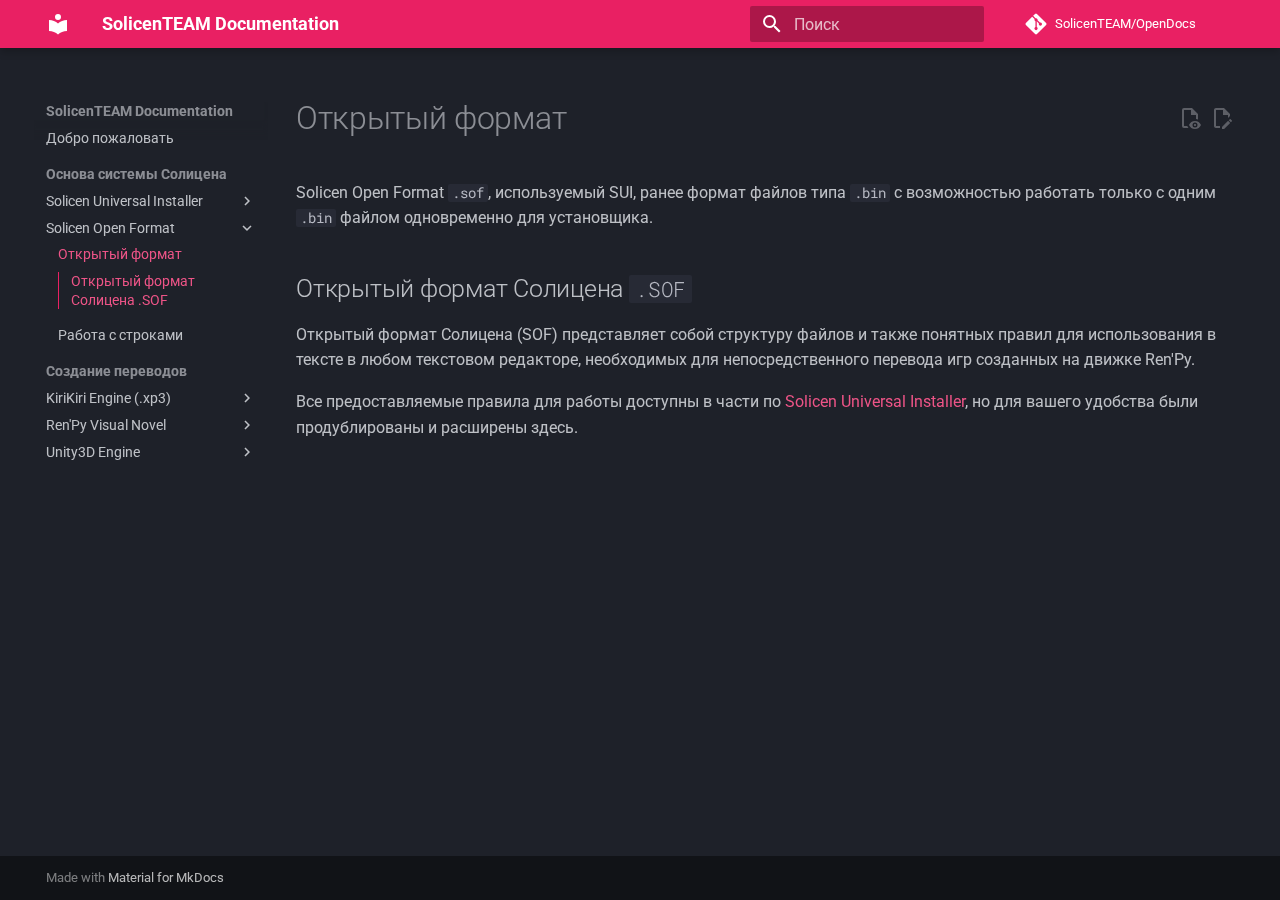
<file: Solicen/SOFFormat/index.html>
<!doctype html>
<html lang="ru" class="no-js">
  <head>
    
      <meta charset="utf-8">
      <meta name="viewport" content="width=device-width,initial-scale=1">
      
      
      
      
        <link rel="prev" href="../SUI/Functional/">
      
      
        <link rel="next" href="../strings/">
      
      
      <link rel="icon" href="../../assets/images/favicon.png">
      <meta name="generator" content="mkdocs-1.5.3, mkdocs-material-9.5.17">
    
    
      
        <title>Открытый формат - SolicenTEAM Documentation</title>
      
    
    
      <link rel="stylesheet" href="../../assets/stylesheets/main.bcfcd587.min.css">
      
        
        <link rel="stylesheet" href="../../assets/stylesheets/palette.06af60db.min.css">
      
      


    
    
      
    
    
      
        
        
        <link rel="preconnect" href="https://fonts.gstatic.com" crossorigin>
        <link rel="stylesheet" href="https://fonts.googleapis.com/css?family=Roboto:300,300i,400,400i,700,700i%7CRoboto+Mono:400,400i,700,700i&display=fallback">
        <style>:root{--md-text-font:"Roboto";--md-code-font:"Roboto Mono"}</style>
      
    
    
    <script>__md_scope=new URL("../..",location),__md_hash=e=>[...e].reduce((e,_)=>(e<<5)-e+_.charCodeAt(0),0),__md_get=(e,_=localStorage,t=__md_scope)=>JSON.parse(_.getItem(t.pathname+"."+e)),__md_set=(e,_,t=localStorage,a=__md_scope)=>{try{t.setItem(a.pathname+"."+e,JSON.stringify(_))}catch(e){}}</script>
    
      

    
    
    
  </head>
  
  
    
    
      
    
    
    
    
    <body dir="ltr" data-md-color-scheme="slate" data-md-color-primary="pink" data-md-color-accent="indigo">
  
    
    <input class="md-toggle" data-md-toggle="drawer" type="checkbox" id="__drawer" autocomplete="off">
    <input class="md-toggle" data-md-toggle="search" type="checkbox" id="__search" autocomplete="off">
    <label class="md-overlay" for="__drawer"></label>
    <div data-md-component="skip">
      
        
        <a href="#sof" class="md-skip">
          Перейти к содержанию
        </a>
      
    </div>
    <div data-md-component="announce">
      
    </div>
    
    
      

  

<header class="md-header md-header--shadow" data-md-component="header">
  <nav class="md-header__inner md-grid" aria-label="Верхний колонтитул">
    <a href="../.." title="SolicenTEAM Documentation" class="md-header__button md-logo" aria-label="SolicenTEAM Documentation" data-md-component="logo">
      
  
  <svg xmlns="http://www.w3.org/2000/svg" viewBox="0 0 24 24"><path d="M12 8a3 3 0 0 0 3-3 3 3 0 0 0-3-3 3 3 0 0 0-3 3 3 3 0 0 0 3 3m0 3.54C9.64 9.35 6.5 8 3 8v11c3.5 0 6.64 1.35 9 3.54 2.36-2.19 5.5-3.54 9-3.54V8c-3.5 0-6.64 1.35-9 3.54Z"/></svg>

    </a>
    <label class="md-header__button md-icon" for="__drawer">
      
      <svg xmlns="http://www.w3.org/2000/svg" viewBox="0 0 24 24"><path d="M3 6h18v2H3V6m0 5h18v2H3v-2m0 5h18v2H3v-2Z"/></svg>
    </label>
    <div class="md-header__title" data-md-component="header-title">
      <div class="md-header__ellipsis">
        <div class="md-header__topic">
          <span class="md-ellipsis">
            SolicenTEAM Documentation
          </span>
        </div>
        <div class="md-header__topic" data-md-component="header-topic">
          <span class="md-ellipsis">
            
              Открытый формат
            
          </span>
        </div>
      </div>
    </div>
    
      
        <form class="md-header__option" data-md-component="palette">
  
    
    
    
    <input class="md-option" data-md-color-media="" data-md-color-scheme="slate" data-md-color-primary="pink" data-md-color-accent="indigo"  aria-hidden="true"  type="radio" name="__palette" id="__palette_0">
    
  
</form>
      
    
    
      <script>var media,input,key,value,palette=__md_get("__palette");if(palette&&palette.color){"(prefers-color-scheme)"===palette.color.media&&(media=matchMedia("(prefers-color-scheme: light)"),input=document.querySelector(media.matches?"[data-md-color-media='(prefers-color-scheme: light)']":"[data-md-color-media='(prefers-color-scheme: dark)']"),palette.color.media=input.getAttribute("data-md-color-media"),palette.color.scheme=input.getAttribute("data-md-color-scheme"),palette.color.primary=input.getAttribute("data-md-color-primary"),palette.color.accent=input.getAttribute("data-md-color-accent"));for([key,value]of Object.entries(palette.color))document.body.setAttribute("data-md-color-"+key,value)}</script>
    
    
    
      <label class="md-header__button md-icon" for="__search">
        
        <svg xmlns="http://www.w3.org/2000/svg" viewBox="0 0 24 24"><path d="M9.5 3A6.5 6.5 0 0 1 16 9.5c0 1.61-.59 3.09-1.56 4.23l.27.27h.79l5 5-1.5 1.5-5-5v-.79l-.27-.27A6.516 6.516 0 0 1 9.5 16 6.5 6.5 0 0 1 3 9.5 6.5 6.5 0 0 1 9.5 3m0 2C7 5 5 7 5 9.5S7 14 9.5 14 14 12 14 9.5 12 5 9.5 5Z"/></svg>
      </label>
      <div class="md-search" data-md-component="search" role="dialog">
  <label class="md-search__overlay" for="__search"></label>
  <div class="md-search__inner" role="search">
    <form class="md-search__form" name="search">
      <input type="text" class="md-search__input" name="query" aria-label="Поиск" placeholder="Поиск" autocapitalize="off" autocorrect="off" autocomplete="off" spellcheck="false" data-md-component="search-query" required>
      <label class="md-search__icon md-icon" for="__search">
        
        <svg xmlns="http://www.w3.org/2000/svg" viewBox="0 0 24 24"><path d="M9.5 3A6.5 6.5 0 0 1 16 9.5c0 1.61-.59 3.09-1.56 4.23l.27.27h.79l5 5-1.5 1.5-5-5v-.79l-.27-.27A6.516 6.516 0 0 1 9.5 16 6.5 6.5 0 0 1 3 9.5 6.5 6.5 0 0 1 9.5 3m0 2C7 5 5 7 5 9.5S7 14 9.5 14 14 12 14 9.5 12 5 9.5 5Z"/></svg>
        
        <svg xmlns="http://www.w3.org/2000/svg" viewBox="0 0 24 24"><path d="M20 11v2H8l5.5 5.5-1.42 1.42L4.16 12l7.92-7.92L13.5 5.5 8 11h12Z"/></svg>
      </label>
      <nav class="md-search__options" aria-label="Поиск">
        
        <button type="reset" class="md-search__icon md-icon" title="Очистить" aria-label="Очистить" tabindex="-1">
          
          <svg xmlns="http://www.w3.org/2000/svg" viewBox="0 0 24 24"><path d="M19 6.41 17.59 5 12 10.59 6.41 5 5 6.41 10.59 12 5 17.59 6.41 19 12 13.41 17.59 19 19 17.59 13.41 12 19 6.41Z"/></svg>
        </button>
      </nav>
      
        <div class="md-search__suggest" data-md-component="search-suggest"></div>
      
    </form>
    <div class="md-search__output">
      <div class="md-search__scrollwrap" data-md-scrollfix>
        <div class="md-search-result" data-md-component="search-result">
          <div class="md-search-result__meta">
            Инициализация поиска
          </div>
          <ol class="md-search-result__list" role="presentation"></ol>
        </div>
      </div>
    </div>
  </div>
</div>
    
    
      <div class="md-header__source">
        <a href="https://github.com/SolicenTEAM/OpenDocs" title="Перейти к репозиторию" class="md-source" data-md-component="source">
  <div class="md-source__icon md-icon">
    
    <svg xmlns="http://www.w3.org/2000/svg" viewBox="0 0 448 512"><!--! Font Awesome Free 6.5.1 by @fontawesome - https://fontawesome.com License - https://fontawesome.com/license/free (Icons: CC BY 4.0, Fonts: SIL OFL 1.1, Code: MIT License) Copyright 2023 Fonticons, Inc.--><path d="M439.55 236.05 244 40.45a28.87 28.87 0 0 0-40.81 0l-40.66 40.63 51.52 51.52c27.06-9.14 52.68 16.77 43.39 43.68l49.66 49.66c34.23-11.8 61.18 31 35.47 56.69-26.49 26.49-70.21-2.87-56-37.34L240.22 199v121.85c25.3 12.54 22.26 41.85 9.08 55a34.34 34.34 0 0 1-48.55 0c-17.57-17.6-11.07-46.91 11.25-56v-123c-20.8-8.51-24.6-30.74-18.64-45L142.57 101 8.45 235.14a28.86 28.86 0 0 0 0 40.81l195.61 195.6a28.86 28.86 0 0 0 40.8 0l194.69-194.69a28.86 28.86 0 0 0 0-40.81z"/></svg>
  </div>
  <div class="md-source__repository">
    SolicenTEAM/OpenDocs
  </div>
</a>
      </div>
    
  </nav>
  
</header>
    
    <div class="md-container" data-md-component="container">
      
      
        
          
        
      
      <main class="md-main" data-md-component="main">
        <div class="md-main__inner md-grid">
          
            
              
              <div class="md-sidebar md-sidebar--primary" data-md-component="sidebar" data-md-type="navigation" >
                <div class="md-sidebar__scrollwrap">
                  <div class="md-sidebar__inner">
                    



  

<nav class="md-nav md-nav--primary md-nav--integrated" aria-label="Навигация" data-md-level="0">
  <label class="md-nav__title" for="__drawer">
    <a href="../.." title="SolicenTEAM Documentation" class="md-nav__button md-logo" aria-label="SolicenTEAM Documentation" data-md-component="logo">
      
  
  <svg xmlns="http://www.w3.org/2000/svg" viewBox="0 0 24 24"><path d="M12 8a3 3 0 0 0 3-3 3 3 0 0 0-3-3 3 3 0 0 0-3 3 3 3 0 0 0 3 3m0 3.54C9.64 9.35 6.5 8 3 8v11c3.5 0 6.64 1.35 9 3.54 2.36-2.19 5.5-3.54 9-3.54V8c-3.5 0-6.64 1.35-9 3.54Z"/></svg>

    </a>
    SolicenTEAM Documentation
  </label>
  
    <div class="md-nav__source">
      <a href="https://github.com/SolicenTEAM/OpenDocs" title="Перейти к репозиторию" class="md-source" data-md-component="source">
  <div class="md-source__icon md-icon">
    
    <svg xmlns="http://www.w3.org/2000/svg" viewBox="0 0 448 512"><!--! Font Awesome Free 6.5.1 by @fontawesome - https://fontawesome.com License - https://fontawesome.com/license/free (Icons: CC BY 4.0, Fonts: SIL OFL 1.1, Code: MIT License) Copyright 2023 Fonticons, Inc.--><path d="M439.55 236.05 244 40.45a28.87 28.87 0 0 0-40.81 0l-40.66 40.63 51.52 51.52c27.06-9.14 52.68 16.77 43.39 43.68l49.66 49.66c34.23-11.8 61.18 31 35.47 56.69-26.49 26.49-70.21-2.87-56-37.34L240.22 199v121.85c25.3 12.54 22.26 41.85 9.08 55a34.34 34.34 0 0 1-48.55 0c-17.57-17.6-11.07-46.91 11.25-56v-123c-20.8-8.51-24.6-30.74-18.64-45L142.57 101 8.45 235.14a28.86 28.86 0 0 0 0 40.81l195.61 195.6a28.86 28.86 0 0 0 40.8 0l194.69-194.69a28.86 28.86 0 0 0 0-40.81z"/></svg>
  </div>
  <div class="md-source__repository">
    SolicenTEAM/OpenDocs
  </div>
</a>
    </div>
  
  <ul class="md-nav__list" data-md-scrollfix>
    
      
      
  
  
  
  
    <li class="md-nav__item">
      <a href="../.." class="md-nav__link">
        
  
  <span class="md-ellipsis">
    Добро пожаловать
  </span>
  

      </a>
    </li>
  

    
      
      
  
  
    
  
  
  
    
    
      
        
      
        
      
    
    
      
        
        
      
    
    
      
    
    <li class="md-nav__item md-nav__item--active md-nav__item--section md-nav__item--nested">
      
        
        
        <input class="md-nav__toggle md-toggle " type="checkbox" id="__nav_2" checked>
        
          
          <label class="md-nav__link" for="__nav_2" id="__nav_2_label" tabindex="">
            
  
  <span class="md-ellipsis">
    Основа системы Солицена
  </span>
  

            <span class="md-nav__icon md-icon"></span>
          </label>
        
        <nav class="md-nav" data-md-level="1" aria-labelledby="__nav_2_label" aria-expanded="true">
          <label class="md-nav__title" for="__nav_2">
            <span class="md-nav__icon md-icon"></span>
            Основа системы Солицена
          </label>
          <ul class="md-nav__list" data-md-scrollfix>
            
              
                
  
  
  
  
    
    
      
        
      
        
      
    
    
      
    
    
      
        
        
      
    
    <li class="md-nav__item md-nav__item--pruned md-nav__item--nested">
      
        
  
  
    <a href="../SUI/WhatIsSUI/" class="md-nav__link">
      
  
  <span class="md-ellipsis">
    Solicen Universal Installer
  </span>
  

      
        <span class="md-nav__icon md-icon"></span>
      
    </a>
  

      
    </li>
  

              
            
              
                
  
  
    
  
  
  
    
    
      
        
      
        
      
    
    
      
    
    
      
    
    <li class="md-nav__item md-nav__item--active md-nav__item--nested">
      
        
        
        <input class="md-nav__toggle md-toggle " type="checkbox" id="__nav_2_2" checked>
        
          
          <label class="md-nav__link" for="__nav_2_2" id="__nav_2_2_label" tabindex="0">
            
  
  <span class="md-ellipsis">
    Solicen Open Format
  </span>
  

            <span class="md-nav__icon md-icon"></span>
          </label>
        
        <nav class="md-nav" data-md-level="2" aria-labelledby="__nav_2_2_label" aria-expanded="true">
          <label class="md-nav__title" for="__nav_2_2">
            <span class="md-nav__icon md-icon"></span>
            Solicen Open Format
          </label>
          <ul class="md-nav__list" data-md-scrollfix>
            
              
                
  
  
    
  
  
  
    <li class="md-nav__item md-nav__item--active">
      
      <input class="md-nav__toggle md-toggle" type="checkbox" id="__toc">
      
      
      
        <label class="md-nav__link md-nav__link--active" for="__toc">
          
  
  <span class="md-ellipsis">
    Открытый формат
  </span>
  

          <span class="md-nav__icon md-icon"></span>
        </label>
      
      <a href="./" class="md-nav__link md-nav__link--active">
        
  
  <span class="md-ellipsis">
    Открытый формат
  </span>
  

      </a>
      
        

<nav class="md-nav md-nav--secondary" aria-label="Содержание">
  
  
  
  
    <label class="md-nav__title" for="__toc">
      <span class="md-nav__icon md-icon"></span>
      Содержание
    </label>
    <ul class="md-nav__list" data-md-component="toc" data-md-scrollfix>
      
        <li class="md-nav__item">
  <a href="#sof" class="md-nav__link">
    <span class="md-ellipsis">
      Открытый формат Солицена .SOF
    </span>
  </a>
  
</li>
      
    </ul>
  
</nav>
      
    </li>
  

              
            
              
                
  
  
  
  
    <li class="md-nav__item">
      <a href="../strings/" class="md-nav__link">
        
  
  <span class="md-ellipsis">
    Работа с строками
  </span>
  

      </a>
    </li>
  

              
            
          </ul>
        </nav>
      
    </li>
  

              
            
          </ul>
        </nav>
      
    </li>
  

    
      
      
  
  
  
  
    
    
      
        
      
        
      
        
      
    
    
      
        
        
      
    
    
      
    
    <li class="md-nav__item md-nav__item--section md-nav__item--nested">
      
        
        
          
        
        <input class="md-nav__toggle md-toggle md-toggle--indeterminate" type="checkbox" id="__nav_3" >
        
          
          <label class="md-nav__link" for="__nav_3" id="__nav_3_label" tabindex="">
            
  
  <span class="md-ellipsis">
    Создание переводов
  </span>
  

            <span class="md-nav__icon md-icon"></span>
          </label>
        
        <nav class="md-nav" data-md-level="1" aria-labelledby="__nav_3_label" aria-expanded="false">
          <label class="md-nav__title" for="__nav_3">
            <span class="md-nav__icon md-icon"></span>
            Создание переводов
          </label>
          <ul class="md-nav__list" data-md-scrollfix>
            
              
                
  
  
  
  
    
    
      
        
      
    
    
      
    
    
      
        
        
      
    
    <li class="md-nav__item md-nav__item--pruned md-nav__item--nested">
      
        
  
  
    <a href="../../Translation/kirikiri/" class="md-nav__link">
      
  
  <span class="md-ellipsis">
    KiriKiri Engine (.xp3)
  </span>
  

      
        <span class="md-nav__icon md-icon"></span>
      
    </a>
  

      
    </li>
  

              
            
              
                
  
  
  
  
    
    
      
        
      
    
    
      
    
    
      
        
        
      
    
    <li class="md-nav__item md-nav__item--pruned md-nav__item--nested">
      
        
  
  
    <a href="../../Translation/renpy/" class="md-nav__link">
      
  
  <span class="md-ellipsis">
    Ren'Py Visual Novel
  </span>
  

      
        <span class="md-nav__icon md-icon"></span>
      
    </a>
  

      
    </li>
  

              
            
              
                
  
  
  
  
    
    
      
        
      
    
    
      
    
    
      
        
        
      
    
    <li class="md-nav__item md-nav__item--pruned md-nav__item--nested">
      
        
  
  
    <a href="../../Translation/unityengine/" class="md-nav__link">
      
  
  <span class="md-ellipsis">
    Unity3D Engine
  </span>
  

      
        <span class="md-nav__icon md-icon"></span>
      
    </a>
  

      
    </li>
  

              
            
          </ul>
        </nav>
      
    </li>
  

    
  </ul>
</nav>
                  </div>
                </div>
              </div>
            
            
          
          
            <div class="md-content" data-md-component="content">
              <article class="md-content__inner md-typeset">
                
                  

  
    <a href="https://github.com/SolicenTEAM/OpenDocs/edit/main/docs/Solicen/SOFFormat.md" title="Редактировать страницу" class="md-content__button md-icon">
      
      <svg xmlns="http://www.w3.org/2000/svg" viewBox="0 0 24 24"><path d="M10 20H6V4h7v5h5v3.1l2-2V8l-6-6H6c-1.1 0-2 .9-2 2v16c0 1.1.9 2 2 2h4v-2m10.2-7c.1 0 .3.1.4.2l1.3 1.3c.2.2.2.6 0 .8l-1 1-2.1-2.1 1-1c.1-.1.2-.2.4-.2m0 3.9L14.1 23H12v-2.1l6.1-6.1 2.1 2.1Z"/></svg>
    </a>
  
  
    
      
    
    <a href="https://github.com/SolicenTEAM/OpenDocs/raw/main/docs/Solicen/SOFFormat.md" title="Посмотреть исходный код страницы" class="md-content__button md-icon">
      
      <svg xmlns="http://www.w3.org/2000/svg" viewBox="0 0 24 24"><path d="M17 18c.56 0 1 .44 1 1s-.44 1-1 1-1-.44-1-1 .44-1 1-1m0-3c-2.73 0-5.06 1.66-6 4 .94 2.34 3.27 4 6 4s5.06-1.66 6-4c-.94-2.34-3.27-4-6-4m0 6.5a2.5 2.5 0 0 1-2.5-2.5 2.5 2.5 0 0 1 2.5-2.5 2.5 2.5 0 0 1 2.5 2.5 2.5 2.5 0 0 1-2.5 2.5M9.27 20H6V4h7v5h5v4.07c.7.08 1.36.25 2 .49V8l-6-6H6a2 2 0 0 0-2 2v16a2 2 0 0 0 2 2h4.5a8.15 8.15 0 0 1-1.23-2Z"/></svg>
    </a>
  


  <h1>Открытый формат</h1>

<p>Solicen Open Format <code>.sof</code>, используемый SUI, ранее формат файлов типа <code>.bin</code> с возможностью работать только с одним <code>.bin</code> файлом одновременно для установщика.</p>
<h2 id="sof">Открытый формат Солицена <code>.SOF</code></h2>
<p>Открытый формат Солицена (SOF) представляет собой структуру файлов и также понятных правил для использования в тексте в любом текстовом редакторе, необходимых для непосредственного перевода игр созданных на движке Ren'Py.</p>
<p>Все предоставляемые правила для работы доступны в части по <a href="../SUI/Functional/">Solicen Universal Installer</a>, но для вашего удобства были продублированы и расширены здесь. </p>












                
              </article>
            </div>
          
          
  <script>var tabs=__md_get("__tabs");if(Array.isArray(tabs))e:for(var set of document.querySelectorAll(".tabbed-set")){var tab,labels=set.querySelector(".tabbed-labels");for(tab of tabs)for(var label of labels.getElementsByTagName("label"))if(label.innerText.trim()===tab){var input=document.getElementById(label.htmlFor);input.checked=!0;continue e}}</script>

<script>var target=document.getElementById(location.hash.slice(1));target&&target.name&&(target.checked=target.name.startsWith("__tabbed_"))</script>
        </div>
        
          <button type="button" class="md-top md-icon" data-md-component="top" hidden>
  
  <svg xmlns="http://www.w3.org/2000/svg" viewBox="0 0 24 24"><path d="M13 20h-2V8l-5.5 5.5-1.42-1.42L12 4.16l7.92 7.92-1.42 1.42L13 8v12Z"/></svg>
  К началу
</button>
        
      </main>
      
        <footer class="md-footer">
  
  <div class="md-footer-meta md-typeset">
    <div class="md-footer-meta__inner md-grid">
      <div class="md-copyright">
  
  
    Made with
    <a href="https://squidfunk.github.io/mkdocs-material/" target="_blank" rel="noopener">
      Material for MkDocs
    </a>
  
</div>
      
    </div>
  </div>
</footer>
      
    </div>
    <div class="md-dialog" data-md-component="dialog">
      <div class="md-dialog__inner md-typeset"></div>
    </div>
    
    
    <script id="__config" type="application/json">{"base": "../..", "features": ["navigation.indexes", "navigation.path", "navigation.sections", "navigation.top", "navigation.tracking", "navigation.expand", "navigation.prune", "header.autohide", "toc.integrate", "search.suggest", "search.highlight", "content.tabs.link", "content.code.annotate", "content.code.copy", "content.action.edit", "content.action.view"], "search": "../../assets/javascripts/workers/search.b8dbb3d2.min.js", "translations": {"clipboard.copied": "\u0421\u043a\u043e\u043f\u0438\u0440\u043e\u0432\u0430\u043d\u043e \u0432 \u0431\u0443\u0444\u0435\u0440", "clipboard.copy": "\u041a\u043e\u043f\u0438\u0440\u043e\u0432\u0430\u0442\u044c \u0432 \u0431\u0443\u0444\u0435\u0440", "search.result.more.one": "\u0415\u0449\u0451 1 \u043d\u0430 \u044d\u0442\u043e\u0439 \u0441\u0442\u0440\u0430\u043d\u0438\u0446\u0435", "search.result.more.other": "\u0415\u0449\u0451 # \u043d\u0430 \u044d\u0442\u043e\u0439 \u0441\u0442\u0440\u0430\u043d\u0438\u0446\u0435", "search.result.none": "\u0421\u043e\u0432\u043f\u0430\u0434\u0435\u043d\u0438\u0439 \u043d\u0435 \u043d\u0430\u0439\u0434\u0435\u043d\u043e", "search.result.one": "\u041d\u0430\u0439\u0434\u0435\u043d\u043e 1 \u0441\u043e\u0432\u043f\u0430\u0434\u0435\u043d\u0438\u0435", "search.result.other": "\u041d\u0430\u0439\u0434\u0435\u043d\u043e \u0441\u043e\u0432\u043f\u0430\u0434\u0435\u043d\u0438\u0439: #", "search.result.placeholder": "\u041d\u0430\u0447\u043d\u0438\u0442\u0435 \u043f\u0435\u0447\u0430\u0442\u0430\u0442\u044c \u0434\u043b\u044f \u043f\u043e\u0438\u0441\u043a\u0430", "search.result.term.missing": "\u041e\u0442\u0441\u0443\u0442\u0441\u0442\u0432\u0443\u0435\u0442", "select.version": "\u0412\u044b\u0431\u0435\u0440\u0438\u0442\u0435 \u0432\u0435\u0440\u0441\u0438\u044e"}}</script>
    
    
      <script src="../../assets/javascripts/bundle.1e8ae164.min.js"></script>
      
    
  </body>
</html>
</file>
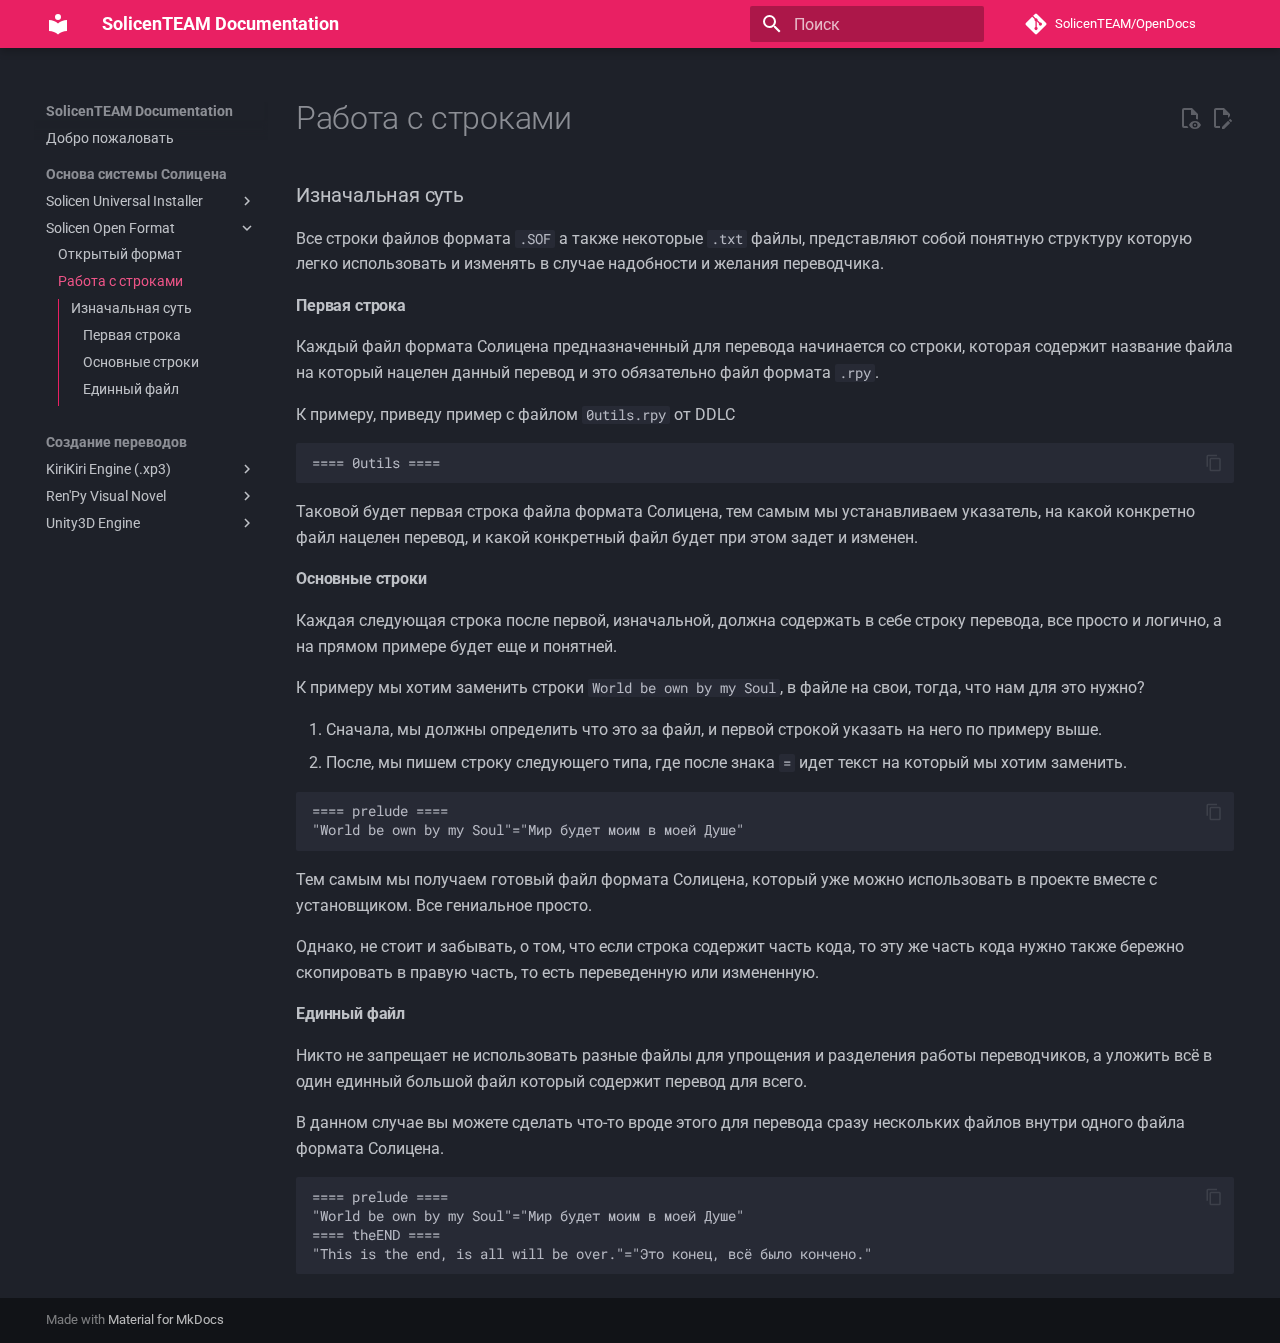
<file: Solicen/strings/index.html>
<!doctype html>
<html lang="ru" class="no-js">
  <head>
    
      <meta charset="utf-8">
      <meta name="viewport" content="width=device-width,initial-scale=1">
      
      
      
      
        <link rel="prev" href="../SOFFormat/">
      
      
        <link rel="next" href="../../Translation/kirikiri/">
      
      
      <link rel="icon" href="../../assets/images/favicon.png">
      <meta name="generator" content="mkdocs-1.5.3, mkdocs-material-9.5.17">
    
    
      
        <title>Работа с строками - SolicenTEAM Documentation</title>
      
    
    
      <link rel="stylesheet" href="../../assets/stylesheets/main.bcfcd587.min.css">
      
        
        <link rel="stylesheet" href="../../assets/stylesheets/palette.06af60db.min.css">
      
      


    
    
      
    
    
      
        
        
        <link rel="preconnect" href="https://fonts.gstatic.com" crossorigin>
        <link rel="stylesheet" href="https://fonts.googleapis.com/css?family=Roboto:300,300i,400,400i,700,700i%7CRoboto+Mono:400,400i,700,700i&display=fallback">
        <style>:root{--md-text-font:"Roboto";--md-code-font:"Roboto Mono"}</style>
      
    
    
    <script>__md_scope=new URL("../..",location),__md_hash=e=>[...e].reduce((e,_)=>(e<<5)-e+_.charCodeAt(0),0),__md_get=(e,_=localStorage,t=__md_scope)=>JSON.parse(_.getItem(t.pathname+"."+e)),__md_set=(e,_,t=localStorage,a=__md_scope)=>{try{t.setItem(a.pathname+"."+e,JSON.stringify(_))}catch(e){}}</script>
    
      

    
    
    
  </head>
  
  
    
    
      
    
    
    
    
    <body dir="ltr" data-md-color-scheme="slate" data-md-color-primary="pink" data-md-color-accent="indigo">
  
    
    <input class="md-toggle" data-md-toggle="drawer" type="checkbox" id="__drawer" autocomplete="off">
    <input class="md-toggle" data-md-toggle="search" type="checkbox" id="__search" autocomplete="off">
    <label class="md-overlay" for="__drawer"></label>
    <div data-md-component="skip">
      
        
        <a href="#_1" class="md-skip">
          Перейти к содержанию
        </a>
      
    </div>
    <div data-md-component="announce">
      
    </div>
    
    
      

  

<header class="md-header md-header--shadow" data-md-component="header">
  <nav class="md-header__inner md-grid" aria-label="Верхний колонтитул">
    <a href="../.." title="SolicenTEAM Documentation" class="md-header__button md-logo" aria-label="SolicenTEAM Documentation" data-md-component="logo">
      
  
  <svg xmlns="http://www.w3.org/2000/svg" viewBox="0 0 24 24"><path d="M12 8a3 3 0 0 0 3-3 3 3 0 0 0-3-3 3 3 0 0 0-3 3 3 3 0 0 0 3 3m0 3.54C9.64 9.35 6.5 8 3 8v11c3.5 0 6.64 1.35 9 3.54 2.36-2.19 5.5-3.54 9-3.54V8c-3.5 0-6.64 1.35-9 3.54Z"/></svg>

    </a>
    <label class="md-header__button md-icon" for="__drawer">
      
      <svg xmlns="http://www.w3.org/2000/svg" viewBox="0 0 24 24"><path d="M3 6h18v2H3V6m0 5h18v2H3v-2m0 5h18v2H3v-2Z"/></svg>
    </label>
    <div class="md-header__title" data-md-component="header-title">
      <div class="md-header__ellipsis">
        <div class="md-header__topic">
          <span class="md-ellipsis">
            SolicenTEAM Documentation
          </span>
        </div>
        <div class="md-header__topic" data-md-component="header-topic">
          <span class="md-ellipsis">
            
              Работа с строками
            
          </span>
        </div>
      </div>
    </div>
    
      
        <form class="md-header__option" data-md-component="palette">
  
    
    
    
    <input class="md-option" data-md-color-media="" data-md-color-scheme="slate" data-md-color-primary="pink" data-md-color-accent="indigo"  aria-hidden="true"  type="radio" name="__palette" id="__palette_0">
    
  
</form>
      
    
    
      <script>var media,input,key,value,palette=__md_get("__palette");if(palette&&palette.color){"(prefers-color-scheme)"===palette.color.media&&(media=matchMedia("(prefers-color-scheme: light)"),input=document.querySelector(media.matches?"[data-md-color-media='(prefers-color-scheme: light)']":"[data-md-color-media='(prefers-color-scheme: dark)']"),palette.color.media=input.getAttribute("data-md-color-media"),palette.color.scheme=input.getAttribute("data-md-color-scheme"),palette.color.primary=input.getAttribute("data-md-color-primary"),palette.color.accent=input.getAttribute("data-md-color-accent"));for([key,value]of Object.entries(palette.color))document.body.setAttribute("data-md-color-"+key,value)}</script>
    
    
    
      <label class="md-header__button md-icon" for="__search">
        
        <svg xmlns="http://www.w3.org/2000/svg" viewBox="0 0 24 24"><path d="M9.5 3A6.5 6.5 0 0 1 16 9.5c0 1.61-.59 3.09-1.56 4.23l.27.27h.79l5 5-1.5 1.5-5-5v-.79l-.27-.27A6.516 6.516 0 0 1 9.5 16 6.5 6.5 0 0 1 3 9.5 6.5 6.5 0 0 1 9.5 3m0 2C7 5 5 7 5 9.5S7 14 9.5 14 14 12 14 9.5 12 5 9.5 5Z"/></svg>
      </label>
      <div class="md-search" data-md-component="search" role="dialog">
  <label class="md-search__overlay" for="__search"></label>
  <div class="md-search__inner" role="search">
    <form class="md-search__form" name="search">
      <input type="text" class="md-search__input" name="query" aria-label="Поиск" placeholder="Поиск" autocapitalize="off" autocorrect="off" autocomplete="off" spellcheck="false" data-md-component="search-query" required>
      <label class="md-search__icon md-icon" for="__search">
        
        <svg xmlns="http://www.w3.org/2000/svg" viewBox="0 0 24 24"><path d="M9.5 3A6.5 6.5 0 0 1 16 9.5c0 1.61-.59 3.09-1.56 4.23l.27.27h.79l5 5-1.5 1.5-5-5v-.79l-.27-.27A6.516 6.516 0 0 1 9.5 16 6.5 6.5 0 0 1 3 9.5 6.5 6.5 0 0 1 9.5 3m0 2C7 5 5 7 5 9.5S7 14 9.5 14 14 12 14 9.5 12 5 9.5 5Z"/></svg>
        
        <svg xmlns="http://www.w3.org/2000/svg" viewBox="0 0 24 24"><path d="M20 11v2H8l5.5 5.5-1.42 1.42L4.16 12l7.92-7.92L13.5 5.5 8 11h12Z"/></svg>
      </label>
      <nav class="md-search__options" aria-label="Поиск">
        
        <button type="reset" class="md-search__icon md-icon" title="Очистить" aria-label="Очистить" tabindex="-1">
          
          <svg xmlns="http://www.w3.org/2000/svg" viewBox="0 0 24 24"><path d="M19 6.41 17.59 5 12 10.59 6.41 5 5 6.41 10.59 12 5 17.59 6.41 19 12 13.41 17.59 19 19 17.59 13.41 12 19 6.41Z"/></svg>
        </button>
      </nav>
      
        <div class="md-search__suggest" data-md-component="search-suggest"></div>
      
    </form>
    <div class="md-search__output">
      <div class="md-search__scrollwrap" data-md-scrollfix>
        <div class="md-search-result" data-md-component="search-result">
          <div class="md-search-result__meta">
            Инициализация поиска
          </div>
          <ol class="md-search-result__list" role="presentation"></ol>
        </div>
      </div>
    </div>
  </div>
</div>
    
    
      <div class="md-header__source">
        <a href="https://github.com/SolicenTEAM/OpenDocs" title="Перейти к репозиторию" class="md-source" data-md-component="source">
  <div class="md-source__icon md-icon">
    
    <svg xmlns="http://www.w3.org/2000/svg" viewBox="0 0 448 512"><!--! Font Awesome Free 6.5.1 by @fontawesome - https://fontawesome.com License - https://fontawesome.com/license/free (Icons: CC BY 4.0, Fonts: SIL OFL 1.1, Code: MIT License) Copyright 2023 Fonticons, Inc.--><path d="M439.55 236.05 244 40.45a28.87 28.87 0 0 0-40.81 0l-40.66 40.63 51.52 51.52c27.06-9.14 52.68 16.77 43.39 43.68l49.66 49.66c34.23-11.8 61.18 31 35.47 56.69-26.49 26.49-70.21-2.87-56-37.34L240.22 199v121.85c25.3 12.54 22.26 41.85 9.08 55a34.34 34.34 0 0 1-48.55 0c-17.57-17.6-11.07-46.91 11.25-56v-123c-20.8-8.51-24.6-30.74-18.64-45L142.57 101 8.45 235.14a28.86 28.86 0 0 0 0 40.81l195.61 195.6a28.86 28.86 0 0 0 40.8 0l194.69-194.69a28.86 28.86 0 0 0 0-40.81z"/></svg>
  </div>
  <div class="md-source__repository">
    SolicenTEAM/OpenDocs
  </div>
</a>
      </div>
    
  </nav>
  
</header>
    
    <div class="md-container" data-md-component="container">
      
      
        
          
        
      
      <main class="md-main" data-md-component="main">
        <div class="md-main__inner md-grid">
          
            
              
              <div class="md-sidebar md-sidebar--primary" data-md-component="sidebar" data-md-type="navigation" >
                <div class="md-sidebar__scrollwrap">
                  <div class="md-sidebar__inner">
                    



  

<nav class="md-nav md-nav--primary md-nav--integrated" aria-label="Навигация" data-md-level="0">
  <label class="md-nav__title" for="__drawer">
    <a href="../.." title="SolicenTEAM Documentation" class="md-nav__button md-logo" aria-label="SolicenTEAM Documentation" data-md-component="logo">
      
  
  <svg xmlns="http://www.w3.org/2000/svg" viewBox="0 0 24 24"><path d="M12 8a3 3 0 0 0 3-3 3 3 0 0 0-3-3 3 3 0 0 0-3 3 3 3 0 0 0 3 3m0 3.54C9.64 9.35 6.5 8 3 8v11c3.5 0 6.64 1.35 9 3.54 2.36-2.19 5.5-3.54 9-3.54V8c-3.5 0-6.64 1.35-9 3.54Z"/></svg>

    </a>
    SolicenTEAM Documentation
  </label>
  
    <div class="md-nav__source">
      <a href="https://github.com/SolicenTEAM/OpenDocs" title="Перейти к репозиторию" class="md-source" data-md-component="source">
  <div class="md-source__icon md-icon">
    
    <svg xmlns="http://www.w3.org/2000/svg" viewBox="0 0 448 512"><!--! Font Awesome Free 6.5.1 by @fontawesome - https://fontawesome.com License - https://fontawesome.com/license/free (Icons: CC BY 4.0, Fonts: SIL OFL 1.1, Code: MIT License) Copyright 2023 Fonticons, Inc.--><path d="M439.55 236.05 244 40.45a28.87 28.87 0 0 0-40.81 0l-40.66 40.63 51.52 51.52c27.06-9.14 52.68 16.77 43.39 43.68l49.66 49.66c34.23-11.8 61.18 31 35.47 56.69-26.49 26.49-70.21-2.87-56-37.34L240.22 199v121.85c25.3 12.54 22.26 41.85 9.08 55a34.34 34.34 0 0 1-48.55 0c-17.57-17.6-11.07-46.91 11.25-56v-123c-20.8-8.51-24.6-30.74-18.64-45L142.57 101 8.45 235.14a28.86 28.86 0 0 0 0 40.81l195.61 195.6a28.86 28.86 0 0 0 40.8 0l194.69-194.69a28.86 28.86 0 0 0 0-40.81z"/></svg>
  </div>
  <div class="md-source__repository">
    SolicenTEAM/OpenDocs
  </div>
</a>
    </div>
  
  <ul class="md-nav__list" data-md-scrollfix>
    
      
      
  
  
  
  
    <li class="md-nav__item">
      <a href="../.." class="md-nav__link">
        
  
  <span class="md-ellipsis">
    Добро пожаловать
  </span>
  

      </a>
    </li>
  

    
      
      
  
  
    
  
  
  
    
    
      
        
      
        
      
    
    
      
        
        
      
    
    
      
    
    <li class="md-nav__item md-nav__item--active md-nav__item--section md-nav__item--nested">
      
        
        
        <input class="md-nav__toggle md-toggle " type="checkbox" id="__nav_2" checked>
        
          
          <label class="md-nav__link" for="__nav_2" id="__nav_2_label" tabindex="">
            
  
  <span class="md-ellipsis">
    Основа системы Солицена
  </span>
  

            <span class="md-nav__icon md-icon"></span>
          </label>
        
        <nav class="md-nav" data-md-level="1" aria-labelledby="__nav_2_label" aria-expanded="true">
          <label class="md-nav__title" for="__nav_2">
            <span class="md-nav__icon md-icon"></span>
            Основа системы Солицена
          </label>
          <ul class="md-nav__list" data-md-scrollfix>
            
              
                
  
  
  
  
    
    
      
        
      
        
      
    
    
      
    
    
      
        
        
      
    
    <li class="md-nav__item md-nav__item--pruned md-nav__item--nested">
      
        
  
  
    <a href="../SUI/WhatIsSUI/" class="md-nav__link">
      
  
  <span class="md-ellipsis">
    Solicen Universal Installer
  </span>
  

      
        <span class="md-nav__icon md-icon"></span>
      
    </a>
  

      
    </li>
  

              
            
              
                
  
  
    
  
  
  
    
    
      
        
      
        
      
    
    
      
    
    
      
    
    <li class="md-nav__item md-nav__item--active md-nav__item--nested">
      
        
        
        <input class="md-nav__toggle md-toggle " type="checkbox" id="__nav_2_2" checked>
        
          
          <label class="md-nav__link" for="__nav_2_2" id="__nav_2_2_label" tabindex="0">
            
  
  <span class="md-ellipsis">
    Solicen Open Format
  </span>
  

            <span class="md-nav__icon md-icon"></span>
          </label>
        
        <nav class="md-nav" data-md-level="2" aria-labelledby="__nav_2_2_label" aria-expanded="true">
          <label class="md-nav__title" for="__nav_2_2">
            <span class="md-nav__icon md-icon"></span>
            Solicen Open Format
          </label>
          <ul class="md-nav__list" data-md-scrollfix>
            
              
                
  
  
  
  
    <li class="md-nav__item">
      <a href="../SOFFormat/" class="md-nav__link">
        
  
  <span class="md-ellipsis">
    Открытый формат
  </span>
  

      </a>
    </li>
  

              
            
              
                
  
  
    
  
  
  
    <li class="md-nav__item md-nav__item--active">
      
      <input class="md-nav__toggle md-toggle" type="checkbox" id="__toc">
      
      
      
        <label class="md-nav__link md-nav__link--active" for="__toc">
          
  
  <span class="md-ellipsis">
    Работа с строками
  </span>
  

          <span class="md-nav__icon md-icon"></span>
        </label>
      
      <a href="./" class="md-nav__link md-nav__link--active">
        
  
  <span class="md-ellipsis">
    Работа с строками
  </span>
  

      </a>
      
        

<nav class="md-nav md-nav--secondary" aria-label="Содержание">
  
  
  
  
    <label class="md-nav__title" for="__toc">
      <span class="md-nav__icon md-icon"></span>
      Содержание
    </label>
    <ul class="md-nav__list" data-md-component="toc" data-md-scrollfix>
      
        <li class="md-nav__item">
  <a href="#_1" class="md-nav__link">
    <span class="md-ellipsis">
      Изначальная суть
    </span>
  </a>
  
    <nav class="md-nav" aria-label="Изначальная суть">
      <ul class="md-nav__list">
        
          <li class="md-nav__item">
  <a href="#_2" class="md-nav__link">
    <span class="md-ellipsis">
      Первая строка
    </span>
  </a>
  
</li>
        
          <li class="md-nav__item">
  <a href="#_3" class="md-nav__link">
    <span class="md-ellipsis">
      Основные строки
    </span>
  </a>
  
</li>
        
          <li class="md-nav__item">
  <a href="#_4" class="md-nav__link">
    <span class="md-ellipsis">
      Единный файл
    </span>
  </a>
  
</li>
        
      </ul>
    </nav>
  
</li>
      
    </ul>
  
</nav>
      
    </li>
  

              
            
          </ul>
        </nav>
      
    </li>
  

              
            
          </ul>
        </nav>
      
    </li>
  

    
      
      
  
  
  
  
    
    
      
        
      
        
      
        
      
    
    
      
        
        
      
    
    
      
    
    <li class="md-nav__item md-nav__item--section md-nav__item--nested">
      
        
        
          
        
        <input class="md-nav__toggle md-toggle md-toggle--indeterminate" type="checkbox" id="__nav_3" >
        
          
          <label class="md-nav__link" for="__nav_3" id="__nav_3_label" tabindex="">
            
  
  <span class="md-ellipsis">
    Создание переводов
  </span>
  

            <span class="md-nav__icon md-icon"></span>
          </label>
        
        <nav class="md-nav" data-md-level="1" aria-labelledby="__nav_3_label" aria-expanded="false">
          <label class="md-nav__title" for="__nav_3">
            <span class="md-nav__icon md-icon"></span>
            Создание переводов
          </label>
          <ul class="md-nav__list" data-md-scrollfix>
            
              
                
  
  
  
  
    
    
      
        
      
    
    
      
    
    
      
        
        
      
    
    <li class="md-nav__item md-nav__item--pruned md-nav__item--nested">
      
        
  
  
    <a href="../../Translation/kirikiri/" class="md-nav__link">
      
  
  <span class="md-ellipsis">
    KiriKiri Engine (.xp3)
  </span>
  

      
        <span class="md-nav__icon md-icon"></span>
      
    </a>
  

      
    </li>
  

              
            
              
                
  
  
  
  
    
    
      
        
      
    
    
      
    
    
      
        
        
      
    
    <li class="md-nav__item md-nav__item--pruned md-nav__item--nested">
      
        
  
  
    <a href="../../Translation/renpy/" class="md-nav__link">
      
  
  <span class="md-ellipsis">
    Ren'Py Visual Novel
  </span>
  

      
        <span class="md-nav__icon md-icon"></span>
      
    </a>
  

      
    </li>
  

              
            
              
                
  
  
  
  
    
    
      
        
      
    
    
      
    
    
      
        
        
      
    
    <li class="md-nav__item md-nav__item--pruned md-nav__item--nested">
      
        
  
  
    <a href="../../Translation/unityengine/" class="md-nav__link">
      
  
  <span class="md-ellipsis">
    Unity3D Engine
  </span>
  

      
        <span class="md-nav__icon md-icon"></span>
      
    </a>
  

      
    </li>
  

              
            
          </ul>
        </nav>
      
    </li>
  

    
  </ul>
</nav>
                  </div>
                </div>
              </div>
            
            
          
          
            <div class="md-content" data-md-component="content">
              <article class="md-content__inner md-typeset">
                
                  

  
    <a href="https://github.com/SolicenTEAM/OpenDocs/edit/main/docs/Solicen/strings.md" title="Редактировать страницу" class="md-content__button md-icon">
      
      <svg xmlns="http://www.w3.org/2000/svg" viewBox="0 0 24 24"><path d="M10 20H6V4h7v5h5v3.1l2-2V8l-6-6H6c-1.1 0-2 .9-2 2v16c0 1.1.9 2 2 2h4v-2m10.2-7c.1 0 .3.1.4.2l1.3 1.3c.2.2.2.6 0 .8l-1 1-2.1-2.1 1-1c.1-.1.2-.2.4-.2m0 3.9L14.1 23H12v-2.1l6.1-6.1 2.1 2.1Z"/></svg>
    </a>
  
  
    
      
    
    <a href="https://github.com/SolicenTEAM/OpenDocs/raw/main/docs/Solicen/strings.md" title="Посмотреть исходный код страницы" class="md-content__button md-icon">
      
      <svg xmlns="http://www.w3.org/2000/svg" viewBox="0 0 24 24"><path d="M17 18c.56 0 1 .44 1 1s-.44 1-1 1-1-.44-1-1 .44-1 1-1m0-3c-2.73 0-5.06 1.66-6 4 .94 2.34 3.27 4 6 4s5.06-1.66 6-4c-.94-2.34-3.27-4-6-4m0 6.5a2.5 2.5 0 0 1-2.5-2.5 2.5 2.5 0 0 1 2.5-2.5 2.5 2.5 0 0 1 2.5 2.5 2.5 2.5 0 0 1-2.5 2.5M9.27 20H6V4h7v5h5v4.07c.7.08 1.36.25 2 .49V8l-6-6H6a2 2 0 0 0-2 2v16a2 2 0 0 0 2 2h4.5a8.15 8.15 0 0 1-1.23-2Z"/></svg>
    </a>
  


  <h1>Работа с строками</h1>

<h3 id="_1">Изначальная суть</h3>
<p>Все строки файлов формата <code>.SOF</code> а также некоторые <code>.txt</code> файлы, представляют собой понятную структуру которую легко использовать и изменять в случае надобности и желания переводчика.</p>
<h4 id="_2">Первая строка</h4>
<p>Каждый файл формата Солицена предназначенный для перевода начинается со строки, которая содержит название файла на который нацелен данный перевод и это обязательно файл формата <code>.rpy</code>. </p>
<p>К примеру, приведу пример с файлом <code>0utils.rpy</code> от DDLC</p>
<pre><code>==== 0utils ====
</code></pre>
<p>Таковой будет первая строка файла формата Солицена, тем самым мы устанавливаем указатель, на какой конкретно файл нацелен перевод, и какой конкретный файл будет при этом задет и изменен.</p>
<h4 id="_3">Основные строки</h4>
<p>Каждая следующая строка после первой, изначальной, должна содержать в себе строку перевода, все просто и логично, а на прямом примере будет еще и понятней.</p>
<p>К примеру мы хотим заменить строки <code>World be own by my Soul</code>, в файле на свои, тогда, что нам для это нужно?</p>
<ol>
<li>Сначала, мы должны определить что это за файл, и первой строкой указать на него по примеру выше.</li>
<li>После, мы пишем строку следующего типа, где после знака <code>=</code> идет текст на который мы хотим заменить.</li>
</ol>
<pre><code>==== prelude ====
&quot;World be own by my Soul&quot;=&quot;Мир будет моим в моей Душе&quot;
</code></pre>
<p>Тем самым мы получаем готовый файл формата Солицена, который уже можно использовать в проекте вместе с установщиком. Все гениальное просто.</p>
<p>Однако, не стоит и забывать, о том, что если строка содержит часть кода, то эту же часть кода нужно также бережно скопировать в правую часть, то есть переведенную или измененную.</p>
<h4 id="_4">Единный файл</h4>
<p>Никто не запрещает не использовать разные файлы для упрощения и разделения работы переводчиков, а уложить всё в один единный большой файл который содержит перевод для всего.</p>
<p>В данном случае вы можете сделать что-то вроде этого для перевода сразу нескольких файлов внутри одного файла формата Солицена.</p>
<pre><code>==== prelude ====
&quot;World be own by my Soul&quot;=&quot;Мир будет моим в моей Душе&quot;
==== theEND ====
&quot;This is the end, is all will be over.&quot;=&quot;Это конец, всё было кончено.&quot;
</code></pre>












                
              </article>
            </div>
          
          
  <script>var tabs=__md_get("__tabs");if(Array.isArray(tabs))e:for(var set of document.querySelectorAll(".tabbed-set")){var tab,labels=set.querySelector(".tabbed-labels");for(tab of tabs)for(var label of labels.getElementsByTagName("label"))if(label.innerText.trim()===tab){var input=document.getElementById(label.htmlFor);input.checked=!0;continue e}}</script>

<script>var target=document.getElementById(location.hash.slice(1));target&&target.name&&(target.checked=target.name.startsWith("__tabbed_"))</script>
        </div>
        
          <button type="button" class="md-top md-icon" data-md-component="top" hidden>
  
  <svg xmlns="http://www.w3.org/2000/svg" viewBox="0 0 24 24"><path d="M13 20h-2V8l-5.5 5.5-1.42-1.42L12 4.16l7.92 7.92-1.42 1.42L13 8v12Z"/></svg>
  К началу
</button>
        
      </main>
      
        <footer class="md-footer">
  
  <div class="md-footer-meta md-typeset">
    <div class="md-footer-meta__inner md-grid">
      <div class="md-copyright">
  
  
    Made with
    <a href="https://squidfunk.github.io/mkdocs-material/" target="_blank" rel="noopener">
      Material for MkDocs
    </a>
  
</div>
      
    </div>
  </div>
</footer>
      
    </div>
    <div class="md-dialog" data-md-component="dialog">
      <div class="md-dialog__inner md-typeset"></div>
    </div>
    
    
    <script id="__config" type="application/json">{"base": "../..", "features": ["navigation.indexes", "navigation.path", "navigation.sections", "navigation.top", "navigation.tracking", "navigation.expand", "navigation.prune", "header.autohide", "toc.integrate", "search.suggest", "search.highlight", "content.tabs.link", "content.code.annotate", "content.code.copy", "content.action.edit", "content.action.view"], "search": "../../assets/javascripts/workers/search.b8dbb3d2.min.js", "translations": {"clipboard.copied": "\u0421\u043a\u043e\u043f\u0438\u0440\u043e\u0432\u0430\u043d\u043e \u0432 \u0431\u0443\u0444\u0435\u0440", "clipboard.copy": "\u041a\u043e\u043f\u0438\u0440\u043e\u0432\u0430\u0442\u044c \u0432 \u0431\u0443\u0444\u0435\u0440", "search.result.more.one": "\u0415\u0449\u0451 1 \u043d\u0430 \u044d\u0442\u043e\u0439 \u0441\u0442\u0440\u0430\u043d\u0438\u0446\u0435", "search.result.more.other": "\u0415\u0449\u0451 # \u043d\u0430 \u044d\u0442\u043e\u0439 \u0441\u0442\u0440\u0430\u043d\u0438\u0446\u0435", "search.result.none": "\u0421\u043e\u0432\u043f\u0430\u0434\u0435\u043d\u0438\u0439 \u043d\u0435 \u043d\u0430\u0439\u0434\u0435\u043d\u043e", "search.result.one": "\u041d\u0430\u0439\u0434\u0435\u043d\u043e 1 \u0441\u043e\u0432\u043f\u0430\u0434\u0435\u043d\u0438\u0435", "search.result.other": "\u041d\u0430\u0439\u0434\u0435\u043d\u043e \u0441\u043e\u0432\u043f\u0430\u0434\u0435\u043d\u0438\u0439: #", "search.result.placeholder": "\u041d\u0430\u0447\u043d\u0438\u0442\u0435 \u043f\u0435\u0447\u0430\u0442\u0430\u0442\u044c \u0434\u043b\u044f \u043f\u043e\u0438\u0441\u043a\u0430", "search.result.term.missing": "\u041e\u0442\u0441\u0443\u0442\u0441\u0442\u0432\u0443\u0435\u0442", "select.version": "\u0412\u044b\u0431\u0435\u0440\u0438\u0442\u0435 \u0432\u0435\u0440\u0441\u0438\u044e"}}</script>
    
    
      <script src="../../assets/javascripts/bundle.1e8ae164.min.js"></script>
      
    
  </body>
</html>
</file>
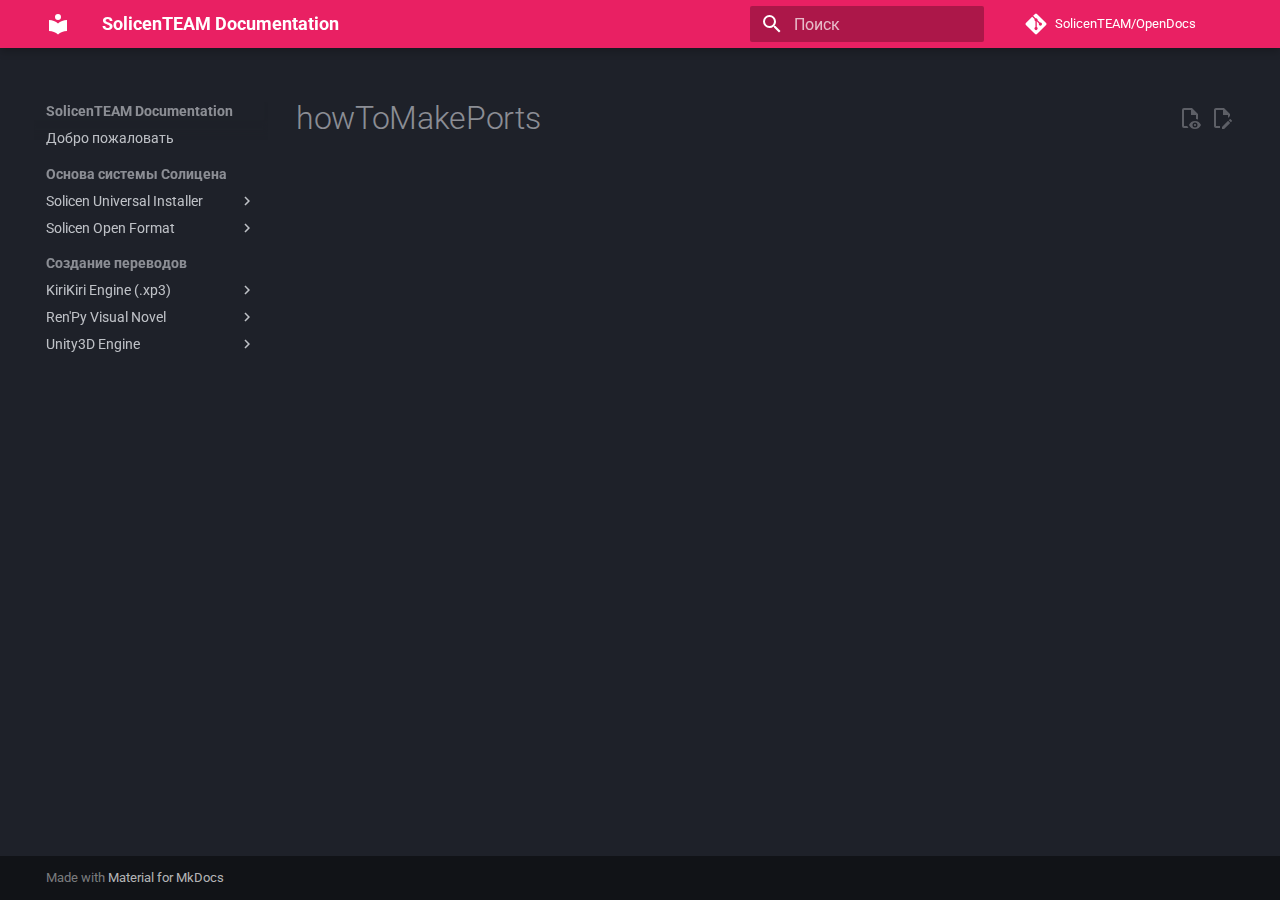
<file: SolicenTEAM/howToMakePorts/index.html>
<!doctype html>
<html lang="ru" class="no-js">
  <head>
    
      <meta charset="utf-8">
      <meta name="viewport" content="width=device-width,initial-scale=1">
      
      
      
      
      
      
      <link rel="icon" href="../../assets/images/favicon.png">
      <meta name="generator" content="mkdocs-1.5.3, mkdocs-material-9.5.17">
    
    
      
        <title>howToMakePorts - SolicenTEAM Documentation</title>
      
    
    
      <link rel="stylesheet" href="../../assets/stylesheets/main.bcfcd587.min.css">
      
        
        <link rel="stylesheet" href="../../assets/stylesheets/palette.06af60db.min.css">
      
      


    
    
      
    
    
      
        
        
        <link rel="preconnect" href="https://fonts.gstatic.com" crossorigin>
        <link rel="stylesheet" href="https://fonts.googleapis.com/css?family=Roboto:300,300i,400,400i,700,700i%7CRoboto+Mono:400,400i,700,700i&display=fallback">
        <style>:root{--md-text-font:"Roboto";--md-code-font:"Roboto Mono"}</style>
      
    
    
    <script>__md_scope=new URL("../..",location),__md_hash=e=>[...e].reduce((e,_)=>(e<<5)-e+_.charCodeAt(0),0),__md_get=(e,_=localStorage,t=__md_scope)=>JSON.parse(_.getItem(t.pathname+"."+e)),__md_set=(e,_,t=localStorage,a=__md_scope)=>{try{t.setItem(a.pathname+"."+e,JSON.stringify(_))}catch(e){}}</script>
    
      

    
    
    
  </head>
  
  
    
    
      
    
    
    
    
    <body dir="ltr" data-md-color-scheme="slate" data-md-color-primary="pink" data-md-color-accent="indigo">
  
    
    <input class="md-toggle" data-md-toggle="drawer" type="checkbox" id="__drawer" autocomplete="off">
    <input class="md-toggle" data-md-toggle="search" type="checkbox" id="__search" autocomplete="off">
    <label class="md-overlay" for="__drawer"></label>
    <div data-md-component="skip">
      
    </div>
    <div data-md-component="announce">
      
    </div>
    
    
      

  

<header class="md-header md-header--shadow" data-md-component="header">
  <nav class="md-header__inner md-grid" aria-label="Верхний колонтитул">
    <a href="../.." title="SolicenTEAM Documentation" class="md-header__button md-logo" aria-label="SolicenTEAM Documentation" data-md-component="logo">
      
  
  <svg xmlns="http://www.w3.org/2000/svg" viewBox="0 0 24 24"><path d="M12 8a3 3 0 0 0 3-3 3 3 0 0 0-3-3 3 3 0 0 0-3 3 3 3 0 0 0 3 3m0 3.54C9.64 9.35 6.5 8 3 8v11c3.5 0 6.64 1.35 9 3.54 2.36-2.19 5.5-3.54 9-3.54V8c-3.5 0-6.64 1.35-9 3.54Z"/></svg>

    </a>
    <label class="md-header__button md-icon" for="__drawer">
      
      <svg xmlns="http://www.w3.org/2000/svg" viewBox="0 0 24 24"><path d="M3 6h18v2H3V6m0 5h18v2H3v-2m0 5h18v2H3v-2Z"/></svg>
    </label>
    <div class="md-header__title" data-md-component="header-title">
      <div class="md-header__ellipsis">
        <div class="md-header__topic">
          <span class="md-ellipsis">
            SolicenTEAM Documentation
          </span>
        </div>
        <div class="md-header__topic" data-md-component="header-topic">
          <span class="md-ellipsis">
            
              howToMakePorts
            
          </span>
        </div>
      </div>
    </div>
    
      
        <form class="md-header__option" data-md-component="palette">
  
    
    
    
    <input class="md-option" data-md-color-media="" data-md-color-scheme="slate" data-md-color-primary="pink" data-md-color-accent="indigo"  aria-hidden="true"  type="radio" name="__palette" id="__palette_0">
    
  
</form>
      
    
    
      <script>var media,input,key,value,palette=__md_get("__palette");if(palette&&palette.color){"(prefers-color-scheme)"===palette.color.media&&(media=matchMedia("(prefers-color-scheme: light)"),input=document.querySelector(media.matches?"[data-md-color-media='(prefers-color-scheme: light)']":"[data-md-color-media='(prefers-color-scheme: dark)']"),palette.color.media=input.getAttribute("data-md-color-media"),palette.color.scheme=input.getAttribute("data-md-color-scheme"),palette.color.primary=input.getAttribute("data-md-color-primary"),palette.color.accent=input.getAttribute("data-md-color-accent"));for([key,value]of Object.entries(palette.color))document.body.setAttribute("data-md-color-"+key,value)}</script>
    
    
    
      <label class="md-header__button md-icon" for="__search">
        
        <svg xmlns="http://www.w3.org/2000/svg" viewBox="0 0 24 24"><path d="M9.5 3A6.5 6.5 0 0 1 16 9.5c0 1.61-.59 3.09-1.56 4.23l.27.27h.79l5 5-1.5 1.5-5-5v-.79l-.27-.27A6.516 6.516 0 0 1 9.5 16 6.5 6.5 0 0 1 3 9.5 6.5 6.5 0 0 1 9.5 3m0 2C7 5 5 7 5 9.5S7 14 9.5 14 14 12 14 9.5 12 5 9.5 5Z"/></svg>
      </label>
      <div class="md-search" data-md-component="search" role="dialog">
  <label class="md-search__overlay" for="__search"></label>
  <div class="md-search__inner" role="search">
    <form class="md-search__form" name="search">
      <input type="text" class="md-search__input" name="query" aria-label="Поиск" placeholder="Поиск" autocapitalize="off" autocorrect="off" autocomplete="off" spellcheck="false" data-md-component="search-query" required>
      <label class="md-search__icon md-icon" for="__search">
        
        <svg xmlns="http://www.w3.org/2000/svg" viewBox="0 0 24 24"><path d="M9.5 3A6.5 6.5 0 0 1 16 9.5c0 1.61-.59 3.09-1.56 4.23l.27.27h.79l5 5-1.5 1.5-5-5v-.79l-.27-.27A6.516 6.516 0 0 1 9.5 16 6.5 6.5 0 0 1 3 9.5 6.5 6.5 0 0 1 9.5 3m0 2C7 5 5 7 5 9.5S7 14 9.5 14 14 12 14 9.5 12 5 9.5 5Z"/></svg>
        
        <svg xmlns="http://www.w3.org/2000/svg" viewBox="0 0 24 24"><path d="M20 11v2H8l5.5 5.5-1.42 1.42L4.16 12l7.92-7.92L13.5 5.5 8 11h12Z"/></svg>
      </label>
      <nav class="md-search__options" aria-label="Поиск">
        
        <button type="reset" class="md-search__icon md-icon" title="Очистить" aria-label="Очистить" tabindex="-1">
          
          <svg xmlns="http://www.w3.org/2000/svg" viewBox="0 0 24 24"><path d="M19 6.41 17.59 5 12 10.59 6.41 5 5 6.41 10.59 12 5 17.59 6.41 19 12 13.41 17.59 19 19 17.59 13.41 12 19 6.41Z"/></svg>
        </button>
      </nav>
      
        <div class="md-search__suggest" data-md-component="search-suggest"></div>
      
    </form>
    <div class="md-search__output">
      <div class="md-search__scrollwrap" data-md-scrollfix>
        <div class="md-search-result" data-md-component="search-result">
          <div class="md-search-result__meta">
            Инициализация поиска
          </div>
          <ol class="md-search-result__list" role="presentation"></ol>
        </div>
      </div>
    </div>
  </div>
</div>
    
    
      <div class="md-header__source">
        <a href="https://github.com/SolicenTEAM/OpenDocs" title="Перейти к репозиторию" class="md-source" data-md-component="source">
  <div class="md-source__icon md-icon">
    
    <svg xmlns="http://www.w3.org/2000/svg" viewBox="0 0 448 512"><!--! Font Awesome Free 6.5.1 by @fontawesome - https://fontawesome.com License - https://fontawesome.com/license/free (Icons: CC BY 4.0, Fonts: SIL OFL 1.1, Code: MIT License) Copyright 2023 Fonticons, Inc.--><path d="M439.55 236.05 244 40.45a28.87 28.87 0 0 0-40.81 0l-40.66 40.63 51.52 51.52c27.06-9.14 52.68 16.77 43.39 43.68l49.66 49.66c34.23-11.8 61.18 31 35.47 56.69-26.49 26.49-70.21-2.87-56-37.34L240.22 199v121.85c25.3 12.54 22.26 41.85 9.08 55a34.34 34.34 0 0 1-48.55 0c-17.57-17.6-11.07-46.91 11.25-56v-123c-20.8-8.51-24.6-30.74-18.64-45L142.57 101 8.45 235.14a28.86 28.86 0 0 0 0 40.81l195.61 195.6a28.86 28.86 0 0 0 40.8 0l194.69-194.69a28.86 28.86 0 0 0 0-40.81z"/></svg>
  </div>
  <div class="md-source__repository">
    SolicenTEAM/OpenDocs
  </div>
</a>
      </div>
    
  </nav>
  
</header>
    
    <div class="md-container" data-md-component="container">
      
      
        
          
        
      
      <main class="md-main" data-md-component="main">
        <div class="md-main__inner md-grid">
          
            
              
              <div class="md-sidebar md-sidebar--primary" data-md-component="sidebar" data-md-type="navigation" >
                <div class="md-sidebar__scrollwrap">
                  <div class="md-sidebar__inner">
                    



  

<nav class="md-nav md-nav--primary md-nav--integrated" aria-label="Навигация" data-md-level="0">
  <label class="md-nav__title" for="__drawer">
    <a href="../.." title="SolicenTEAM Documentation" class="md-nav__button md-logo" aria-label="SolicenTEAM Documentation" data-md-component="logo">
      
  
  <svg xmlns="http://www.w3.org/2000/svg" viewBox="0 0 24 24"><path d="M12 8a3 3 0 0 0 3-3 3 3 0 0 0-3-3 3 3 0 0 0-3 3 3 3 0 0 0 3 3m0 3.54C9.64 9.35 6.5 8 3 8v11c3.5 0 6.64 1.35 9 3.54 2.36-2.19 5.5-3.54 9-3.54V8c-3.5 0-6.64 1.35-9 3.54Z"/></svg>

    </a>
    SolicenTEAM Documentation
  </label>
  
    <div class="md-nav__source">
      <a href="https://github.com/SolicenTEAM/OpenDocs" title="Перейти к репозиторию" class="md-source" data-md-component="source">
  <div class="md-source__icon md-icon">
    
    <svg xmlns="http://www.w3.org/2000/svg" viewBox="0 0 448 512"><!--! Font Awesome Free 6.5.1 by @fontawesome - https://fontawesome.com License - https://fontawesome.com/license/free (Icons: CC BY 4.0, Fonts: SIL OFL 1.1, Code: MIT License) Copyright 2023 Fonticons, Inc.--><path d="M439.55 236.05 244 40.45a28.87 28.87 0 0 0-40.81 0l-40.66 40.63 51.52 51.52c27.06-9.14 52.68 16.77 43.39 43.68l49.66 49.66c34.23-11.8 61.18 31 35.47 56.69-26.49 26.49-70.21-2.87-56-37.34L240.22 199v121.85c25.3 12.54 22.26 41.85 9.08 55a34.34 34.34 0 0 1-48.55 0c-17.57-17.6-11.07-46.91 11.25-56v-123c-20.8-8.51-24.6-30.74-18.64-45L142.57 101 8.45 235.14a28.86 28.86 0 0 0 0 40.81l195.61 195.6a28.86 28.86 0 0 0 40.8 0l194.69-194.69a28.86 28.86 0 0 0 0-40.81z"/></svg>
  </div>
  <div class="md-source__repository">
    SolicenTEAM/OpenDocs
  </div>
</a>
    </div>
  
  <ul class="md-nav__list" data-md-scrollfix>
    
      
      
  
  
  
  
    <li class="md-nav__item">
      <a href="../.." class="md-nav__link">
        
  
  <span class="md-ellipsis">
    Добро пожаловать
  </span>
  

      </a>
    </li>
  

    
      
      
  
  
  
  
    
    
      
        
      
        
      
    
    
      
        
        
      
    
    
      
    
    <li class="md-nav__item md-nav__item--section md-nav__item--nested">
      
        
        
          
        
        <input class="md-nav__toggle md-toggle md-toggle--indeterminate" type="checkbox" id="__nav_2" >
        
          
          <label class="md-nav__link" for="__nav_2" id="__nav_2_label" tabindex="">
            
  
  <span class="md-ellipsis">
    Основа системы Солицена
  </span>
  

            <span class="md-nav__icon md-icon"></span>
          </label>
        
        <nav class="md-nav" data-md-level="1" aria-labelledby="__nav_2_label" aria-expanded="false">
          <label class="md-nav__title" for="__nav_2">
            <span class="md-nav__icon md-icon"></span>
            Основа системы Солицена
          </label>
          <ul class="md-nav__list" data-md-scrollfix>
            
              
                
  
  
  
  
    
    
      
        
      
        
      
    
    
      
    
    
      
        
        
      
    
    <li class="md-nav__item md-nav__item--pruned md-nav__item--nested">
      
        
  
  
    <a href="../../Solicen/SUI/WhatIsSUI/" class="md-nav__link">
      
  
  <span class="md-ellipsis">
    Solicen Universal Installer
  </span>
  

      
        <span class="md-nav__icon md-icon"></span>
      
    </a>
  

      
    </li>
  

              
            
              
                
  
  
  
  
    
    
      
        
      
        
      
    
    
      
    
    
      
        
        
      
    
    <li class="md-nav__item md-nav__item--pruned md-nav__item--nested">
      
        
  
  
    <a href="../../Solicen/SOFFormat/" class="md-nav__link">
      
  
  <span class="md-ellipsis">
    Solicen Open Format
  </span>
  

      
        <span class="md-nav__icon md-icon"></span>
      
    </a>
  

      
    </li>
  

              
            
          </ul>
        </nav>
      
    </li>
  

    
      
      
  
  
  
  
    
    
      
        
      
        
      
        
      
    
    
      
        
        
      
    
    
      
    
    <li class="md-nav__item md-nav__item--section md-nav__item--nested">
      
        
        
          
        
        <input class="md-nav__toggle md-toggle md-toggle--indeterminate" type="checkbox" id="__nav_3" >
        
          
          <label class="md-nav__link" for="__nav_3" id="__nav_3_label" tabindex="">
            
  
  <span class="md-ellipsis">
    Создание переводов
  </span>
  

            <span class="md-nav__icon md-icon"></span>
          </label>
        
        <nav class="md-nav" data-md-level="1" aria-labelledby="__nav_3_label" aria-expanded="false">
          <label class="md-nav__title" for="__nav_3">
            <span class="md-nav__icon md-icon"></span>
            Создание переводов
          </label>
          <ul class="md-nav__list" data-md-scrollfix>
            
              
                
  
  
  
  
    
    
      
        
      
    
    
      
    
    
      
        
        
      
    
    <li class="md-nav__item md-nav__item--pruned md-nav__item--nested">
      
        
  
  
    <a href="../../Translation/kirikiri/" class="md-nav__link">
      
  
  <span class="md-ellipsis">
    KiriKiri Engine (.xp3)
  </span>
  

      
        <span class="md-nav__icon md-icon"></span>
      
    </a>
  

      
    </li>
  

              
            
              
                
  
  
  
  
    
    
      
        
      
    
    
      
    
    
      
        
        
      
    
    <li class="md-nav__item md-nav__item--pruned md-nav__item--nested">
      
        
  
  
    <a href="../../Translation/renpy/" class="md-nav__link">
      
  
  <span class="md-ellipsis">
    Ren'Py Visual Novel
  </span>
  

      
        <span class="md-nav__icon md-icon"></span>
      
    </a>
  

      
    </li>
  

              
            
              
                
  
  
  
  
    
    
      
        
      
    
    
      
    
    
      
        
        
      
    
    <li class="md-nav__item md-nav__item--pruned md-nav__item--nested">
      
        
  
  
    <a href="../../Translation/unityengine/" class="md-nav__link">
      
  
  <span class="md-ellipsis">
    Unity3D Engine
  </span>
  

      
        <span class="md-nav__icon md-icon"></span>
      
    </a>
  

      
    </li>
  

              
            
          </ul>
        </nav>
      
    </li>
  

    
  </ul>
</nav>
                  </div>
                </div>
              </div>
            
            
          
          
            <div class="md-content" data-md-component="content">
              <article class="md-content__inner md-typeset">
                
                  

  
    <a href="https://github.com/SolicenTEAM/OpenDocs/edit/main/docs/SolicenTEAM/howToMakePorts.md" title="Редактировать страницу" class="md-content__button md-icon">
      
      <svg xmlns="http://www.w3.org/2000/svg" viewBox="0 0 24 24"><path d="M10 20H6V4h7v5h5v3.1l2-2V8l-6-6H6c-1.1 0-2 .9-2 2v16c0 1.1.9 2 2 2h4v-2m10.2-7c.1 0 .3.1.4.2l1.3 1.3c.2.2.2.6 0 .8l-1 1-2.1-2.1 1-1c.1-.1.2-.2.4-.2m0 3.9L14.1 23H12v-2.1l6.1-6.1 2.1 2.1Z"/></svg>
    </a>
  
  
    
      
    
    <a href="https://github.com/SolicenTEAM/OpenDocs/raw/main/docs/SolicenTEAM/howToMakePorts.md" title="Посмотреть исходный код страницы" class="md-content__button md-icon">
      
      <svg xmlns="http://www.w3.org/2000/svg" viewBox="0 0 24 24"><path d="M17 18c.56 0 1 .44 1 1s-.44 1-1 1-1-.44-1-1 .44-1 1-1m0-3c-2.73 0-5.06 1.66-6 4 .94 2.34 3.27 4 6 4s5.06-1.66 6-4c-.94-2.34-3.27-4-6-4m0 6.5a2.5 2.5 0 0 1-2.5-2.5 2.5 2.5 0 0 1 2.5-2.5 2.5 2.5 0 0 1 2.5 2.5 2.5 2.5 0 0 1-2.5 2.5M9.27 20H6V4h7v5h5v4.07c.7.08 1.36.25 2 .49V8l-6-6H6a2 2 0 0 0-2 2v16a2 2 0 0 0 2 2h4.5a8.15 8.15 0 0 1-1.23-2Z"/></svg>
    </a>
  


  <h1>howToMakePorts</h1>














                
              </article>
            </div>
          
          
  <script>var tabs=__md_get("__tabs");if(Array.isArray(tabs))e:for(var set of document.querySelectorAll(".tabbed-set")){var tab,labels=set.querySelector(".tabbed-labels");for(tab of tabs)for(var label of labels.getElementsByTagName("label"))if(label.innerText.trim()===tab){var input=document.getElementById(label.htmlFor);input.checked=!0;continue e}}</script>

<script>var target=document.getElementById(location.hash.slice(1));target&&target.name&&(target.checked=target.name.startsWith("__tabbed_"))</script>
        </div>
        
          <button type="button" class="md-top md-icon" data-md-component="top" hidden>
  
  <svg xmlns="http://www.w3.org/2000/svg" viewBox="0 0 24 24"><path d="M13 20h-2V8l-5.5 5.5-1.42-1.42L12 4.16l7.92 7.92-1.42 1.42L13 8v12Z"/></svg>
  К началу
</button>
        
      </main>
      
        <footer class="md-footer">
  
  <div class="md-footer-meta md-typeset">
    <div class="md-footer-meta__inner md-grid">
      <div class="md-copyright">
  
  
    Made with
    <a href="https://squidfunk.github.io/mkdocs-material/" target="_blank" rel="noopener">
      Material for MkDocs
    </a>
  
</div>
      
    </div>
  </div>
</footer>
      
    </div>
    <div class="md-dialog" data-md-component="dialog">
      <div class="md-dialog__inner md-typeset"></div>
    </div>
    
    
    <script id="__config" type="application/json">{"base": "../..", "features": ["navigation.indexes", "navigation.path", "navigation.sections", "navigation.top", "navigation.tracking", "navigation.expand", "navigation.prune", "header.autohide", "toc.integrate", "search.suggest", "search.highlight", "content.tabs.link", "content.code.annotate", "content.code.copy", "content.action.edit", "content.action.view"], "search": "../../assets/javascripts/workers/search.b8dbb3d2.min.js", "translations": {"clipboard.copied": "\u0421\u043a\u043e\u043f\u0438\u0440\u043e\u0432\u0430\u043d\u043e \u0432 \u0431\u0443\u0444\u0435\u0440", "clipboard.copy": "\u041a\u043e\u043f\u0438\u0440\u043e\u0432\u0430\u0442\u044c \u0432 \u0431\u0443\u0444\u0435\u0440", "search.result.more.one": "\u0415\u0449\u0451 1 \u043d\u0430 \u044d\u0442\u043e\u0439 \u0441\u0442\u0440\u0430\u043d\u0438\u0446\u0435", "search.result.more.other": "\u0415\u0449\u0451 # \u043d\u0430 \u044d\u0442\u043e\u0439 \u0441\u0442\u0440\u0430\u043d\u0438\u0446\u0435", "search.result.none": "\u0421\u043e\u0432\u043f\u0430\u0434\u0435\u043d\u0438\u0439 \u043d\u0435 \u043d\u0430\u0439\u0434\u0435\u043d\u043e", "search.result.one": "\u041d\u0430\u0439\u0434\u0435\u043d\u043e 1 \u0441\u043e\u0432\u043f\u0430\u0434\u0435\u043d\u0438\u0435", "search.result.other": "\u041d\u0430\u0439\u0434\u0435\u043d\u043e \u0441\u043e\u0432\u043f\u0430\u0434\u0435\u043d\u0438\u0439: #", "search.result.placeholder": "\u041d\u0430\u0447\u043d\u0438\u0442\u0435 \u043f\u0435\u0447\u0430\u0442\u0430\u0442\u044c \u0434\u043b\u044f \u043f\u043e\u0438\u0441\u043a\u0430", "search.result.term.missing": "\u041e\u0442\u0441\u0443\u0442\u0441\u0442\u0432\u0443\u0435\u0442", "select.version": "\u0412\u044b\u0431\u0435\u0440\u0438\u0442\u0435 \u0432\u0435\u0440\u0441\u0438\u044e"}}</script>
    
    
      <script src="../../assets/javascripts/bundle.1e8ae164.min.js"></script>
      
    
  </body>
</html>
</file>
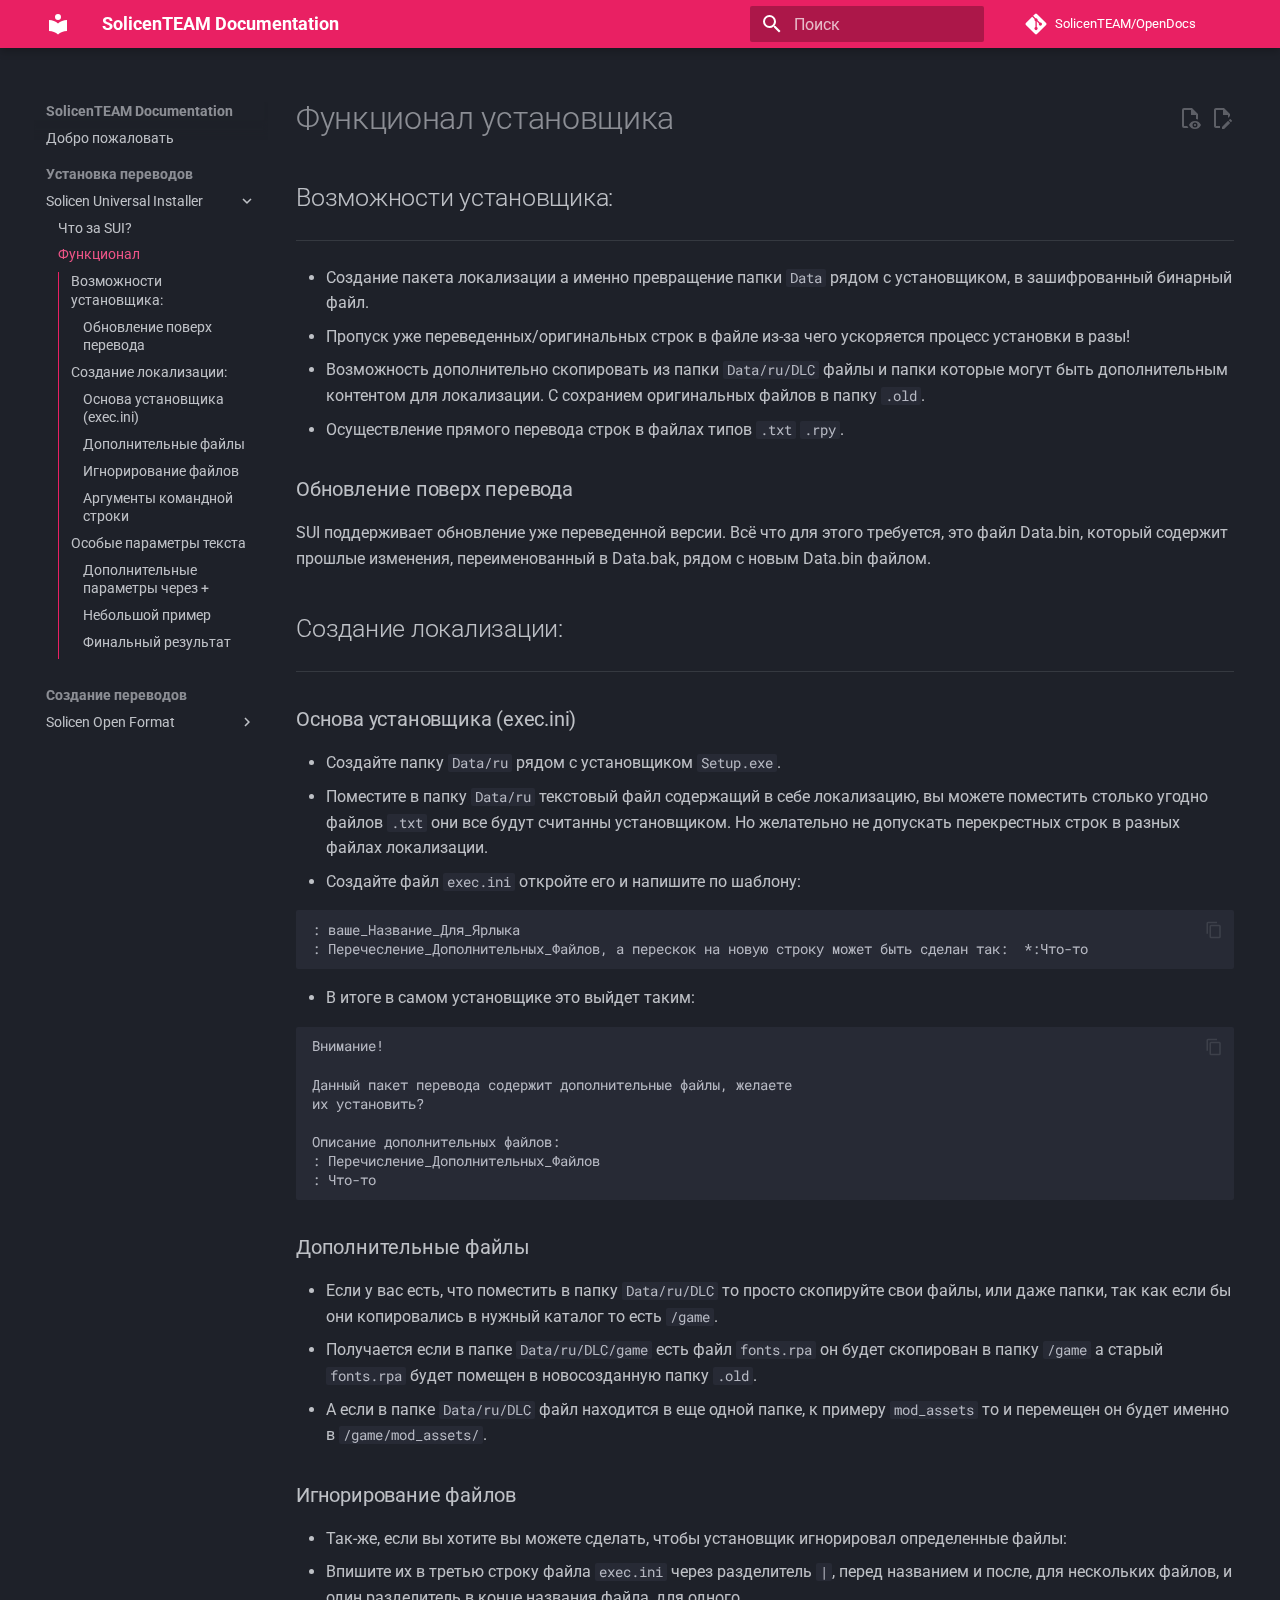
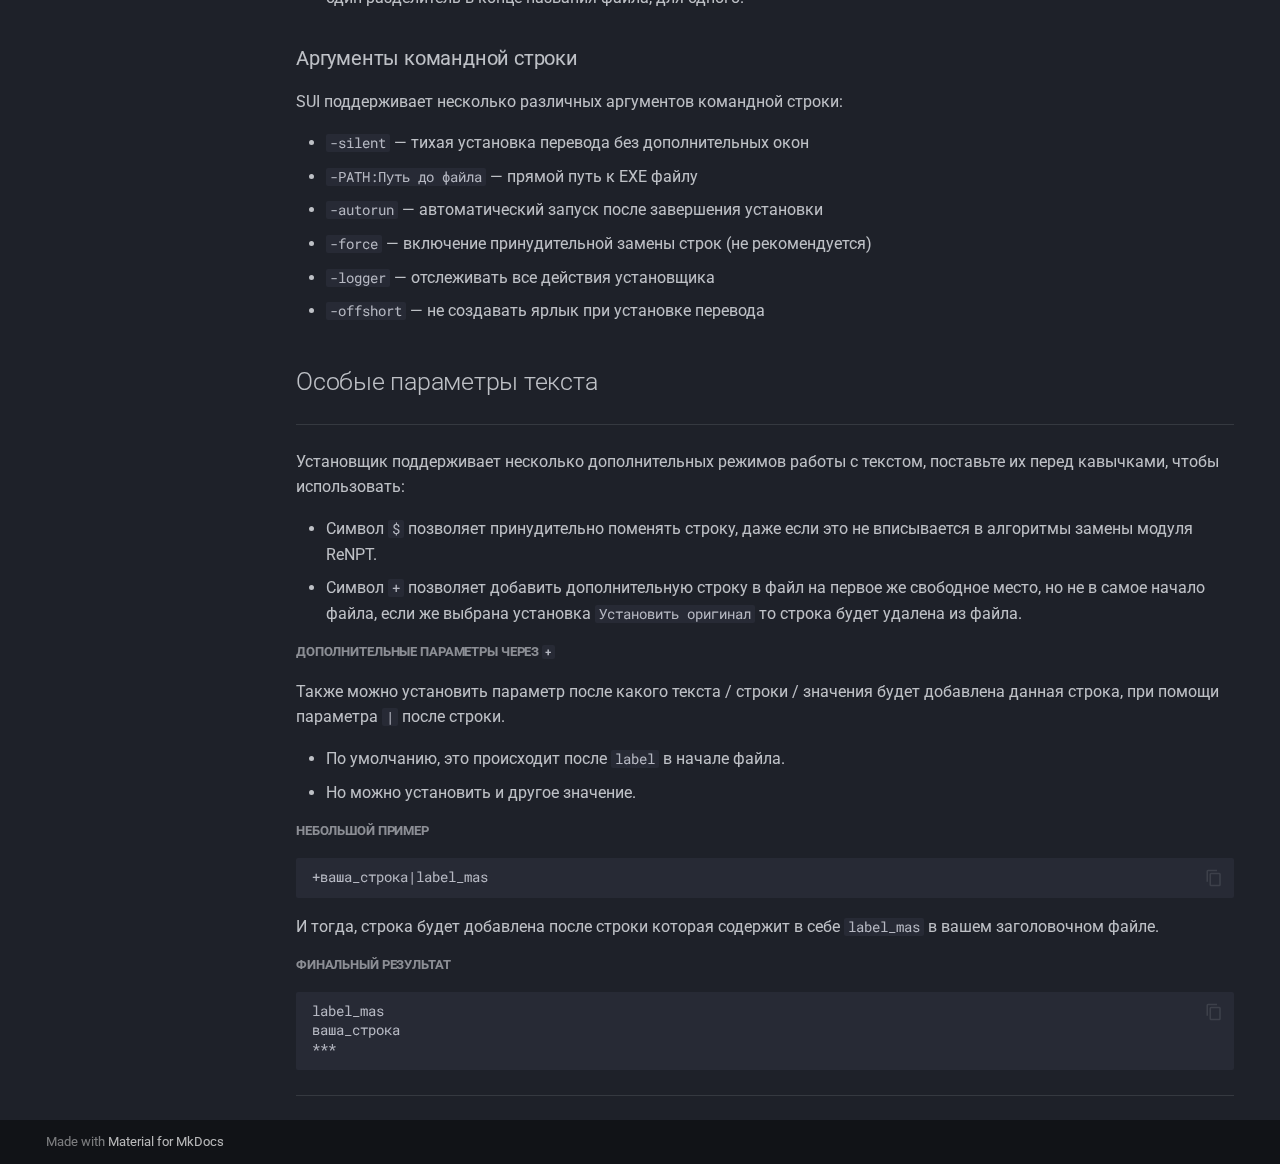
<file: SUI/Functional/index.html>
<!doctype html>
<html lang="ru" class="no-js">
  <head>
    
      <meta charset="utf-8">
      <meta name="viewport" content="width=device-width,initial-scale=1">
      
      
      
      
        <link rel="prev" href="../WhatIsSUI/">
      
      
        <link rel="next" href="../../SOFFormat/">
      
      
      <link rel="icon" href="../../assets/images/favicon.png">
      <meta name="generator" content="mkdocs-1.5.3, mkdocs-material-9.5.10">
    
    
      
        <title>Функционал - SolicenTEAM Documentation</title>
      
    
    
      <link rel="stylesheet" href="../../assets/stylesheets/main.7e359304.min.css">
      
        
        <link rel="stylesheet" href="../../assets/stylesheets/palette.06af60db.min.css">
      
      


    
    
      
    
    
      
        
        
        <link rel="preconnect" href="https://fonts.gstatic.com" crossorigin>
        <link rel="stylesheet" href="https://fonts.googleapis.com/css?family=Roboto:300,300i,400,400i,700,700i%7CRoboto+Mono:400,400i,700,700i&display=fallback">
        <style>:root{--md-text-font:"Roboto";--md-code-font:"Roboto Mono"}</style>
      
    
    
    <script>__md_scope=new URL("../..",location),__md_hash=e=>[...e].reduce((e,_)=>(e<<5)-e+_.charCodeAt(0),0),__md_get=(e,_=localStorage,t=__md_scope)=>JSON.parse(_.getItem(t.pathname+"."+e)),__md_set=(e,_,t=localStorage,a=__md_scope)=>{try{t.setItem(a.pathname+"."+e,JSON.stringify(_))}catch(e){}}</script>
    
      

    
    
    
  </head>
  
  
    
    
      
    
    
    
    
    <body dir="ltr" data-md-color-scheme="slate" data-md-color-primary="pink" data-md-color-accent="indigo">
  
    
    <input class="md-toggle" data-md-toggle="drawer" type="checkbox" id="__drawer" autocomplete="off">
    <input class="md-toggle" data-md-toggle="search" type="checkbox" id="__search" autocomplete="off">
    <label class="md-overlay" for="__drawer"></label>
    <div data-md-component="skip">
      
        
        <a href="#_1" class="md-skip">
          Перейти к содержанию
        </a>
      
    </div>
    <div data-md-component="announce">
      
    </div>
    
    
      

  

<header class="md-header md-header--shadow" data-md-component="header">
  <nav class="md-header__inner md-grid" aria-label="Верхний колонтитул">
    <a href="../.." title="SolicenTEAM Documentation" class="md-header__button md-logo" aria-label="SolicenTEAM Documentation" data-md-component="logo">
      
  
  <svg xmlns="http://www.w3.org/2000/svg" viewBox="0 0 24 24"><path d="M12 8a3 3 0 0 0 3-3 3 3 0 0 0-3-3 3 3 0 0 0-3 3 3 3 0 0 0 3 3m0 3.54C9.64 9.35 6.5 8 3 8v11c3.5 0 6.64 1.35 9 3.54 2.36-2.19 5.5-3.54 9-3.54V8c-3.5 0-6.64 1.35-9 3.54Z"/></svg>

    </a>
    <label class="md-header__button md-icon" for="__drawer">
      
      <svg xmlns="http://www.w3.org/2000/svg" viewBox="0 0 24 24"><path d="M3 6h18v2H3V6m0 5h18v2H3v-2m0 5h18v2H3v-2Z"/></svg>
    </label>
    <div class="md-header__title" data-md-component="header-title">
      <div class="md-header__ellipsis">
        <div class="md-header__topic">
          <span class="md-ellipsis">
            SolicenTEAM Documentation
          </span>
        </div>
        <div class="md-header__topic" data-md-component="header-topic">
          <span class="md-ellipsis">
            
              Функционал
            
          </span>
        </div>
      </div>
    </div>
    
      
        <form class="md-header__option" data-md-component="palette">
  
    
    
    
    <input class="md-option" data-md-color-media="" data-md-color-scheme="slate" data-md-color-primary="pink" data-md-color-accent="indigo"  aria-hidden="true"  type="radio" name="__palette" id="__palette_0">
    
  
</form>
      
    
    
      <script>var media,input,key,value,palette=__md_get("__palette");if(palette&&palette.color){"(prefers-color-scheme)"===palette.color.media&&(media=matchMedia("(prefers-color-scheme: light)"),input=document.querySelector(media.matches?"[data-md-color-media='(prefers-color-scheme: light)']":"[data-md-color-media='(prefers-color-scheme: dark)']"),palette.color.media=input.getAttribute("data-md-color-media"),palette.color.scheme=input.getAttribute("data-md-color-scheme"),palette.color.primary=input.getAttribute("data-md-color-primary"),palette.color.accent=input.getAttribute("data-md-color-accent"));for([key,value]of Object.entries(palette.color))document.body.setAttribute("data-md-color-"+key,value)}</script>
    
    
    
      <label class="md-header__button md-icon" for="__search">
        
        <svg xmlns="http://www.w3.org/2000/svg" viewBox="0 0 24 24"><path d="M9.5 3A6.5 6.5 0 0 1 16 9.5c0 1.61-.59 3.09-1.56 4.23l.27.27h.79l5 5-1.5 1.5-5-5v-.79l-.27-.27A6.516 6.516 0 0 1 9.5 16 6.5 6.5 0 0 1 3 9.5 6.5 6.5 0 0 1 9.5 3m0 2C7 5 5 7 5 9.5S7 14 9.5 14 14 12 14 9.5 12 5 9.5 5Z"/></svg>
      </label>
      <div class="md-search" data-md-component="search" role="dialog">
  <label class="md-search__overlay" for="__search"></label>
  <div class="md-search__inner" role="search">
    <form class="md-search__form" name="search">
      <input type="text" class="md-search__input" name="query" aria-label="Поиск" placeholder="Поиск" autocapitalize="off" autocorrect="off" autocomplete="off" spellcheck="false" data-md-component="search-query" required>
      <label class="md-search__icon md-icon" for="__search">
        
        <svg xmlns="http://www.w3.org/2000/svg" viewBox="0 0 24 24"><path d="M9.5 3A6.5 6.5 0 0 1 16 9.5c0 1.61-.59 3.09-1.56 4.23l.27.27h.79l5 5-1.5 1.5-5-5v-.79l-.27-.27A6.516 6.516 0 0 1 9.5 16 6.5 6.5 0 0 1 3 9.5 6.5 6.5 0 0 1 9.5 3m0 2C7 5 5 7 5 9.5S7 14 9.5 14 14 12 14 9.5 12 5 9.5 5Z"/></svg>
        
        <svg xmlns="http://www.w3.org/2000/svg" viewBox="0 0 24 24"><path d="M20 11v2H8l5.5 5.5-1.42 1.42L4.16 12l7.92-7.92L13.5 5.5 8 11h12Z"/></svg>
      </label>
      <nav class="md-search__options" aria-label="Поиск">
        
        <button type="reset" class="md-search__icon md-icon" title="Очистить" aria-label="Очистить" tabindex="-1">
          
          <svg xmlns="http://www.w3.org/2000/svg" viewBox="0 0 24 24"><path d="M19 6.41 17.59 5 12 10.59 6.41 5 5 6.41 10.59 12 5 17.59 6.41 19 12 13.41 17.59 19 19 17.59 13.41 12 19 6.41Z"/></svg>
        </button>
      </nav>
      
        <div class="md-search__suggest" data-md-component="search-suggest"></div>
      
    </form>
    <div class="md-search__output">
      <div class="md-search__scrollwrap" data-md-scrollfix>
        <div class="md-search-result" data-md-component="search-result">
          <div class="md-search-result__meta">
            Инициализация поиска
          </div>
          <ol class="md-search-result__list" role="presentation"></ol>
        </div>
      </div>
    </div>
  </div>
</div>
    
    
      <div class="md-header__source">
        <a href="https://github.com/SolicenTEAM/OpenDocs" title="Перейти к репозиторию" class="md-source" data-md-component="source">
  <div class="md-source__icon md-icon">
    
    <svg xmlns="http://www.w3.org/2000/svg" viewBox="0 0 448 512"><!--! Font Awesome Free 6.5.1 by @fontawesome - https://fontawesome.com License - https://fontawesome.com/license/free (Icons: CC BY 4.0, Fonts: SIL OFL 1.1, Code: MIT License) Copyright 2023 Fonticons, Inc.--><path d="M439.55 236.05 244 40.45a28.87 28.87 0 0 0-40.81 0l-40.66 40.63 51.52 51.52c27.06-9.14 52.68 16.77 43.39 43.68l49.66 49.66c34.23-11.8 61.18 31 35.47 56.69-26.49 26.49-70.21-2.87-56-37.34L240.22 199v121.85c25.3 12.54 22.26 41.85 9.08 55a34.34 34.34 0 0 1-48.55 0c-17.57-17.6-11.07-46.91 11.25-56v-123c-20.8-8.51-24.6-30.74-18.64-45L142.57 101 8.45 235.14a28.86 28.86 0 0 0 0 40.81l195.61 195.6a28.86 28.86 0 0 0 40.8 0l194.69-194.69a28.86 28.86 0 0 0 0-40.81z"/></svg>
  </div>
  <div class="md-source__repository">
    SolicenTEAM/OpenDocs
  </div>
</a>
      </div>
    
  </nav>
  
</header>
    
    <div class="md-container" data-md-component="container">
      
      
        
          
        
      
      <main class="md-main" data-md-component="main">
        <div class="md-main__inner md-grid">
          
            
              
              <div class="md-sidebar md-sidebar--primary" data-md-component="sidebar" data-md-type="navigation" >
                <div class="md-sidebar__scrollwrap">
                  <div class="md-sidebar__inner">
                    



  

<nav class="md-nav md-nav--primary md-nav--integrated" aria-label="Навигация" data-md-level="0">
  <label class="md-nav__title" for="__drawer">
    <a href="../.." title="SolicenTEAM Documentation" class="md-nav__button md-logo" aria-label="SolicenTEAM Documentation" data-md-component="logo">
      
  
  <svg xmlns="http://www.w3.org/2000/svg" viewBox="0 0 24 24"><path d="M12 8a3 3 0 0 0 3-3 3 3 0 0 0-3-3 3 3 0 0 0-3 3 3 3 0 0 0 3 3m0 3.54C9.64 9.35 6.5 8 3 8v11c3.5 0 6.64 1.35 9 3.54 2.36-2.19 5.5-3.54 9-3.54V8c-3.5 0-6.64 1.35-9 3.54Z"/></svg>

    </a>
    SolicenTEAM Documentation
  </label>
  
    <div class="md-nav__source">
      <a href="https://github.com/SolicenTEAM/OpenDocs" title="Перейти к репозиторию" class="md-source" data-md-component="source">
  <div class="md-source__icon md-icon">
    
    <svg xmlns="http://www.w3.org/2000/svg" viewBox="0 0 448 512"><!--! Font Awesome Free 6.5.1 by @fontawesome - https://fontawesome.com License - https://fontawesome.com/license/free (Icons: CC BY 4.0, Fonts: SIL OFL 1.1, Code: MIT License) Copyright 2023 Fonticons, Inc.--><path d="M439.55 236.05 244 40.45a28.87 28.87 0 0 0-40.81 0l-40.66 40.63 51.52 51.52c27.06-9.14 52.68 16.77 43.39 43.68l49.66 49.66c34.23-11.8 61.18 31 35.47 56.69-26.49 26.49-70.21-2.87-56-37.34L240.22 199v121.85c25.3 12.54 22.26 41.85 9.08 55a34.34 34.34 0 0 1-48.55 0c-17.57-17.6-11.07-46.91 11.25-56v-123c-20.8-8.51-24.6-30.74-18.64-45L142.57 101 8.45 235.14a28.86 28.86 0 0 0 0 40.81l195.61 195.6a28.86 28.86 0 0 0 40.8 0l194.69-194.69a28.86 28.86 0 0 0 0-40.81z"/></svg>
  </div>
  <div class="md-source__repository">
    SolicenTEAM/OpenDocs
  </div>
</a>
    </div>
  
  <ul class="md-nav__list" data-md-scrollfix>
    
      
      
  
  
  
  
    <li class="md-nav__item">
      <a href="../.." class="md-nav__link">
        
  
  <span class="md-ellipsis">
    Добро пожаловать
  </span>
  

      </a>
    </li>
  

    
      
      
  
  
    
  
  
  
    
    
      
        
      
    
    
      
        
        
      
    
    
      
    
    <li class="md-nav__item md-nav__item--active md-nav__item--section md-nav__item--nested">
      
        
        
        <input class="md-nav__toggle md-toggle " type="checkbox" id="__nav_2" checked>
        
          
          <label class="md-nav__link" for="__nav_2" id="__nav_2_label" tabindex="">
            
  
  <span class="md-ellipsis">
    Установка переводов
  </span>
  

            <span class="md-nav__icon md-icon"></span>
          </label>
        
        <nav class="md-nav" data-md-level="1" aria-labelledby="__nav_2_label" aria-expanded="true">
          <label class="md-nav__title" for="__nav_2">
            <span class="md-nav__icon md-icon"></span>
            Установка переводов
          </label>
          <ul class="md-nav__list" data-md-scrollfix>
            
              
                
  
  
    
  
  
  
    
    
      
        
      
        
      
    
    
      
    
    
      
    
    <li class="md-nav__item md-nav__item--active md-nav__item--nested">
      
        
        
        <input class="md-nav__toggle md-toggle " type="checkbox" id="__nav_2_1" checked>
        
          
          <label class="md-nav__link" for="__nav_2_1" id="__nav_2_1_label" tabindex="0">
            
  
  <span class="md-ellipsis">
    Solicen Universal Installer
  </span>
  

            <span class="md-nav__icon md-icon"></span>
          </label>
        
        <nav class="md-nav" data-md-level="2" aria-labelledby="__nav_2_1_label" aria-expanded="true">
          <label class="md-nav__title" for="__nav_2_1">
            <span class="md-nav__icon md-icon"></span>
            Solicen Universal Installer
          </label>
          <ul class="md-nav__list" data-md-scrollfix>
            
              
                
  
  
  
  
    <li class="md-nav__item">
      <a href="../WhatIsSUI/" class="md-nav__link">
        
  
  <span class="md-ellipsis">
    Что за SUI?
  </span>
  

      </a>
    </li>
  

              
            
              
                
  
  
    
  
  
  
    <li class="md-nav__item md-nav__item--active">
      
      <input class="md-nav__toggle md-toggle" type="checkbox" id="__toc">
      
      
        
      
      
        <label class="md-nav__link md-nav__link--active" for="__toc">
          
  
  <span class="md-ellipsis">
    Функционал
  </span>
  

          <span class="md-nav__icon md-icon"></span>
        </label>
      
      <a href="./" class="md-nav__link md-nav__link--active">
        
  
  <span class="md-ellipsis">
    Функционал
  </span>
  

      </a>
      
        

<nav class="md-nav md-nav--secondary" aria-label="Содержание">
  
  
  
    
  
  
    <label class="md-nav__title" for="__toc">
      <span class="md-nav__icon md-icon"></span>
      Содержание
    </label>
    <ul class="md-nav__list" data-md-component="toc" data-md-scrollfix>
      
        <li class="md-nav__item">
  <a href="#_2" class="md-nav__link">
    <span class="md-ellipsis">
      Возможности установщика:
    </span>
  </a>
  
    <nav class="md-nav" aria-label="Возможности установщика:">
      <ul class="md-nav__list">
        
          <li class="md-nav__item">
  <a href="#_3" class="md-nav__link">
    <span class="md-ellipsis">
      Обновление поверх перевода
    </span>
  </a>
  
</li>
        
      </ul>
    </nav>
  
</li>
      
        <li class="md-nav__item">
  <a href="#_4" class="md-nav__link">
    <span class="md-ellipsis">
      Создание локализации:
    </span>
  </a>
  
    <nav class="md-nav" aria-label="Создание локализации:">
      <ul class="md-nav__list">
        
          <li class="md-nav__item">
  <a href="#execini" class="md-nav__link">
    <span class="md-ellipsis">
      Основа установщика (exec.ini)
    </span>
  </a>
  
</li>
        
          <li class="md-nav__item">
  <a href="#_5" class="md-nav__link">
    <span class="md-ellipsis">
      Дополнительные файлы
    </span>
  </a>
  
</li>
        
          <li class="md-nav__item">
  <a href="#_6" class="md-nav__link">
    <span class="md-ellipsis">
      Игнорирование файлов
    </span>
  </a>
  
</li>
        
          <li class="md-nav__item">
  <a href="#_7" class="md-nav__link">
    <span class="md-ellipsis">
      Аргументы командной строки
    </span>
  </a>
  
</li>
        
      </ul>
    </nav>
  
</li>
      
        <li class="md-nav__item">
  <a href="#_8" class="md-nav__link">
    <span class="md-ellipsis">
      Особые параметры текста
    </span>
  </a>
  
    <nav class="md-nav" aria-label="Особые параметры текста">
      <ul class="md-nav__list">
        
          <li class="md-nav__item">
  <a href="#_9" class="md-nav__link">
    <span class="md-ellipsis">
      Дополнительные параметры через +
    </span>
  </a>
  
</li>
        
          <li class="md-nav__item">
  <a href="#_10" class="md-nav__link">
    <span class="md-ellipsis">
      Небольшой пример
    </span>
  </a>
  
</li>
        
          <li class="md-nav__item">
  <a href="#_11" class="md-nav__link">
    <span class="md-ellipsis">
      Финальный результат
    </span>
  </a>
  
</li>
        
      </ul>
    </nav>
  
</li>
      
    </ul>
  
</nav>
      
    </li>
  

              
            
          </ul>
        </nav>
      
    </li>
  

              
            
          </ul>
        </nav>
      
    </li>
  

    
      
      
  
  
  
  
    
    
      
        
      
    
    
      
        
        
      
    
    
      
    
    <li class="md-nav__item md-nav__item--section md-nav__item--nested">
      
        
        
          
        
        <input class="md-nav__toggle md-toggle md-toggle--indeterminate" type="checkbox" id="__nav_3" >
        
          
          <label class="md-nav__link" for="__nav_3" id="__nav_3_label" tabindex="">
            
  
  <span class="md-ellipsis">
    Создание переводов
  </span>
  

            <span class="md-nav__icon md-icon"></span>
          </label>
        
        <nav class="md-nav" data-md-level="1" aria-labelledby="__nav_3_label" aria-expanded="false">
          <label class="md-nav__title" for="__nav_3">
            <span class="md-nav__icon md-icon"></span>
            Создание переводов
          </label>
          <ul class="md-nav__list" data-md-scrollfix>
            
              
                
  
  
  
  
    
    
      
        
      
        
      
    
    
      
    
    
      
        
        
      
    
    <li class="md-nav__item md-nav__item--pruned md-nav__item--nested">
      
        
  
  
    <a href="../../SOFFormat/" class="md-nav__link">
      
  
  <span class="md-ellipsis">
    Solicen Open Format
  </span>
  

      
        <span class="md-nav__icon md-icon"></span>
      
    </a>
  

      
    </li>
  

              
            
          </ul>
        </nav>
      
    </li>
  

    
  </ul>
</nav>
                  </div>
                </div>
              </div>
            
            
          
          
            <div class="md-content" data-md-component="content">
              <article class="md-content__inner md-typeset">
                
                  

  
    <a href="https://github.com/SolicenTEAM/OpenDocs/edit/main/docs/SUI/Functional.md" title="Редактировать страницу" class="md-content__button md-icon">
      
      <svg xmlns="http://www.w3.org/2000/svg" viewBox="0 0 24 24"><path d="M10 20H6V4h7v5h5v3.1l2-2V8l-6-6H6c-1.1 0-2 .9-2 2v16c0 1.1.9 2 2 2h4v-2m10.2-7c.1 0 .3.1.4.2l1.3 1.3c.2.2.2.6 0 .8l-1 1-2.1-2.1 1-1c.1-.1.2-.2.4-.2m0 3.9L14.1 23H12v-2.1l6.1-6.1 2.1 2.1Z"/></svg>
    </a>
  
  
    
      
    
    <a href="https://github.com/SolicenTEAM/OpenDocs/raw/main/docs/SUI/Functional.md" title="Посмотреть исходный код страницы" class="md-content__button md-icon">
      
      <svg xmlns="http://www.w3.org/2000/svg" viewBox="0 0 24 24"><path d="M17 18c.56 0 1 .44 1 1s-.44 1-1 1-1-.44-1-1 .44-1 1-1m0-3c-2.73 0-5.06 1.66-6 4 .94 2.34 3.27 4 6 4s5.06-1.66 6-4c-.94-2.34-3.27-4-6-4m0 6.5a2.5 2.5 0 0 1-2.5-2.5 2.5 2.5 0 0 1 2.5-2.5 2.5 2.5 0 0 1 2.5 2.5 2.5 2.5 0 0 1-2.5 2.5M9.27 20H6V4h7v5h5v4.07c.7.08 1.36.25 2 .49V8l-6-6H6a2 2 0 0 0-2 2v16a2 2 0 0 0 2 2h4.5a8.15 8.15 0 0 1-1.23-2Z"/></svg>
    </a>
  


<h1 id="_1">Функционал установщика</h1>
<h2 id="_2">Возможности установщика:</h2>
<hr />
<ul>
<li>Создание пакета локализации а именно превращение папки <code>Data</code> рядом с установщиком, в зашифрованный бинарный файл.</li>
<li>Пропуск уже переведенных/оригинальных строк в файле из-за чего ускоряется процесс установки в разы!</li>
<li>Возможность дополнительно скопировать из папки <code>Data/ru/DLC</code> файлы и папки которые могут быть дополнительным контентом для локализации. С сохранием оригинальных файлов в папку <code>.old</code>.</li>
<li>Осуществление прямого перевода строк в файлах типов <code>.txt</code> <code>.rpy</code>.  </li>
</ul>
<h3 id="_3">Обновление поверх перевода</h3>
<p>SUI поддерживает обновление уже переведенной версии. Всё что для этого требуется, это файл Data.bin, который содержит прошлые изменения, переименованный в Data.bak, рядом с новым Data.bin файлом.</p>
<h2 id="_4">Создание локализации:</h2>
<hr />
<h3 id="execini">Основа установщика (exec.ini)</h3>
<ul>
<li>Создайте папку <code>Data/ru</code> рядом с установщиком <code>Setup.exe</code>.</li>
<li>Поместите в папку <code>Data/ru</code> текстовый файл содержащий в себе локализацию, 
вы можете поместить столько угодно файлов <code>.txt</code> они все будут считанны установщиком. 
Но желательно не допускать перекрестных строк в разных файлах локализации.</li>
<li>Создайте файл <code>exec.ini</code> откройте его и напишите по шаблону:</li>
</ul>
<pre><code class="language-bash">: ваше_Название_Для_Ярлыка
: Перечесление_Дополнительных_Файлов, а перескок на новую строку может быть сделан так:  *:Что-то
</code></pre>
<ul>
<li>В итоге в самом установщике это выйдет таким:</li>
</ul>
<pre><code class="language-bash">Внимание!

Данный пакет перевода содержит дополнительные файлы, желаете 
их установить?

Описание дополнительных файлов:
: Перечисление_Дополнительных_Файлов
: Что-то
</code></pre>
<h3 id="_5">Дополнительные файлы</h3>
<ul>
<li>Если у вас есть, что поместить в папку <code>Data/ru/DLC</code> то просто скопируйте свои файлы, 
или даже папки, так как если бы они копировались в нужный каталог то есть <code>/game</code>.</li>
<li>Получается если в папке <code>Data/ru/DLC/game</code> есть файл <code>fonts.rpa</code> он будет скопирован в папку <code>/game</code>
  а старый <code>fonts.rpa</code> будет помещен в новосозданную папку <code>.old</code>.</li>
<li>А если в папке <code>Data/ru/DLC</code> файл находится в еще одной папке, к примеру <code>mod_assets</code>
  то и перемещен он будет именно в <code>/game/mod_assets/</code>.</li>
</ul>
<h3 id="_6">Игнорирование файлов</h3>
<ul>
<li>Так-же, если вы хотите вы можете сделать, чтобы установщик игнорировал определенные файлы:</li>
<li>Впишите их в третью строку файла <code>exec.ini</code> через разделитель <code>|</code>, перед названием и после, для нескольких файлов, и один разделитель в конце названия файла, для одного.</li>
</ul>
<h3 id="_7">Аргументы командной строки</h3>
<p>SUI поддерживает несколько различных аргументов командной строки:</p>
<ul>
<li><code>-silent</code> — тихая установка перевода без дополнительных окон</li>
<li><code>-PATH:Путь до файла</code> — прямой путь к EXE файлу</li>
<li><code>-autorun</code> — автоматический запуск после завершения установки</li>
<li><code>-force</code> — включение принудительной замены строк (не рекомендуется)</li>
<li><code>-logger</code> — отслеживать все действия установщика </li>
<li><code>-offshort</code> — не создавать ярлык при установке перевода</li>
</ul>
<h2 id="_8">Особые параметры текста</h2>
<hr />
<p>Установщик поддерживает несколько дополнительных режимов работы с текстом, поставьте их перед кавычками, чтобы использовать:</p>
<ul>
<li>Символ <code>$</code> позволяет принудительно поменять строку, даже если это не вписывается в алгоритмы замены модуля ReNPT. </li>
<li>Символ <code>+</code> позволяет добавить дополнительную строку в файл на первое же свободное место, но не в самое начало файла, если же выбрана установка <code>Установить оригинал</code> то строка будет удалена из файла.</li>
</ul>
<h5 id="_9">Дополнительные параметры через <code>+</code></h5>
<p>Также можно установить параметр после какого текста / строки / значения будет добавлена данная строка, при помощи параметра <code>|</code> после строки. </p>
<ul>
<li>По умолчанию, это происходит после <code>label</code> в начале файла. </li>
<li>Но можно установить и другое значение.</li>
</ul>
<h5 id="_10">Небольшой пример</h5>
<pre><code class="language-bash">+ваша_строка|label_mas
</code></pre>
<p>И тогда, строка будет добавлена после строки которая содержит в себе <code>label_mas</code> в вашем заголовочном файле.</p>
<h5 id="_11">Финальный результат</h5>
<pre><code class="language-bash">label_mas
ваша_строка
***
</code></pre>
<hr />












                
              </article>
            </div>
          
          
  <script>var tabs=__md_get("__tabs");if(Array.isArray(tabs))e:for(var set of document.querySelectorAll(".tabbed-set")){var tab,labels=set.querySelector(".tabbed-labels");for(tab of tabs)for(var label of labels.getElementsByTagName("label"))if(label.innerText.trim()===tab){var input=document.getElementById(label.htmlFor);input.checked=!0;continue e}}</script>

<script>var target=document.getElementById(location.hash.slice(1));target&&target.name&&(target.checked=target.name.startsWith("__tabbed_"))</script>
        </div>
        
          <button type="button" class="md-top md-icon" data-md-component="top" hidden>
  
  <svg xmlns="http://www.w3.org/2000/svg" viewBox="0 0 24 24"><path d="M13 20h-2V8l-5.5 5.5-1.42-1.42L12 4.16l7.92 7.92-1.42 1.42L13 8v12Z"/></svg>
  К началу
</button>
        
      </main>
      
        <footer class="md-footer">
  
  <div class="md-footer-meta md-typeset">
    <div class="md-footer-meta__inner md-grid">
      <div class="md-copyright">
  
  
    Made with
    <a href="https://squidfunk.github.io/mkdocs-material/" target="_blank" rel="noopener">
      Material for MkDocs
    </a>
  
</div>
      
    </div>
  </div>
</footer>
      
    </div>
    <div class="md-dialog" data-md-component="dialog">
      <div class="md-dialog__inner md-typeset"></div>
    </div>
    
    
    <script id="__config" type="application/json">{"base": "../..", "features": ["navigation.indexes", "navigation.path", "navigation.sections", "navigation.top", "navigation.tracking", "navigation.expand", "navigation.prune", "header.autohide", "toc.integrate", "search.suggest", "search.highlight", "content.tabs.link", "content.code.annotate", "content.code.copy", "content.action.edit", "content.action.view"], "search": "../../assets/javascripts/workers/search.b8dbb3d2.min.js", "translations": {"clipboard.copied": "\u0421\u043a\u043e\u043f\u0438\u0440\u043e\u0432\u0430\u043d\u043e \u0432 \u0431\u0443\u0444\u0435\u0440", "clipboard.copy": "\u041a\u043e\u043f\u0438\u0440\u043e\u0432\u0430\u0442\u044c \u0432 \u0431\u0443\u0444\u0435\u0440", "search.result.more.one": "\u0415\u0449\u0451 1 \u043d\u0430 \u044d\u0442\u043e\u0439 \u0441\u0442\u0440\u0430\u043d\u0438\u0446\u0435", "search.result.more.other": "\u0415\u0449\u0451 # \u043d\u0430 \u044d\u0442\u043e\u0439 \u0441\u0442\u0440\u0430\u043d\u0438\u0446\u0435", "search.result.none": "\u0421\u043e\u0432\u043f\u0430\u0434\u0435\u043d\u0438\u0439 \u043d\u0435 \u043d\u0430\u0439\u0434\u0435\u043d\u043e", "search.result.one": "\u041d\u0430\u0439\u0434\u0435\u043d\u043e 1 \u0441\u043e\u0432\u043f\u0430\u0434\u0435\u043d\u0438\u0435", "search.result.other": "\u041d\u0430\u0439\u0434\u0435\u043d\u043e \u0441\u043e\u0432\u043f\u0430\u0434\u0435\u043d\u0438\u0439: #", "search.result.placeholder": "\u041d\u0430\u0447\u043d\u0438\u0442\u0435 \u043f\u0435\u0447\u0430\u0442\u0430\u0442\u044c \u0434\u043b\u044f \u043f\u043e\u0438\u0441\u043a\u0430", "search.result.term.missing": "\u041e\u0442\u0441\u0443\u0442\u0441\u0442\u0432\u0443\u0435\u0442", "select.version": "\u0412\u044b\u0431\u0435\u0440\u0438\u0442\u0435 \u0432\u0435\u0440\u0441\u0438\u044e"}}</script>
    
    
      <script src="../../assets/javascripts/bundle.8fd75fb4.min.js"></script>
      
    
  </body>
</html>
</file>
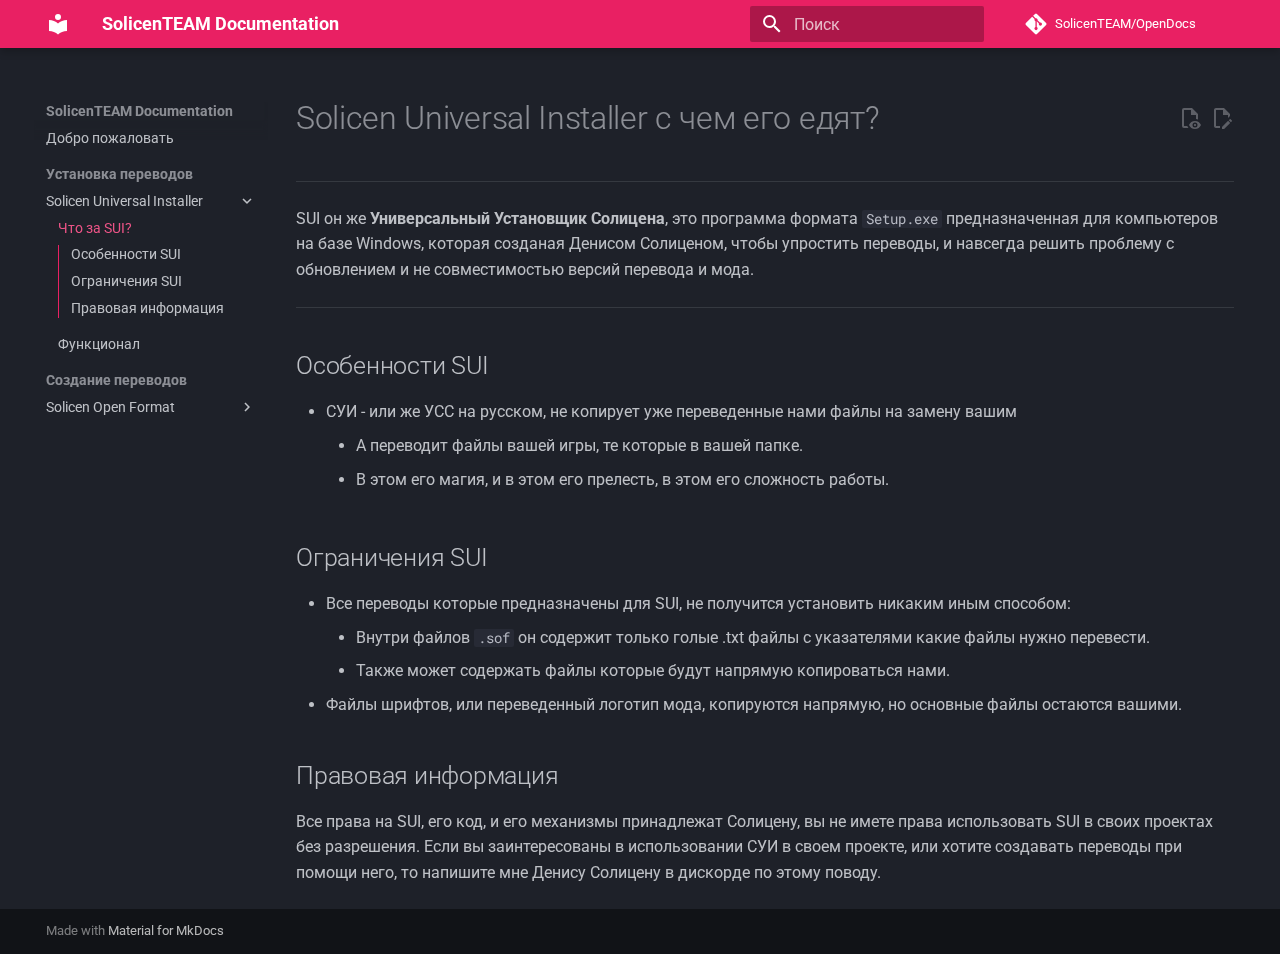
<file: SUI/WhatIsSUI/index.html>
<!doctype html>
<html lang="ru" class="no-js">
  <head>
    
      <meta charset="utf-8">
      <meta name="viewport" content="width=device-width,initial-scale=1">
      
      
      
      
        <link rel="prev" href="../..">
      
      
        <link rel="next" href="../Functional/">
      
      
      <link rel="icon" href="../../assets/images/favicon.png">
      <meta name="generator" content="mkdocs-1.5.3, mkdocs-material-9.5.10">
    
    
      
        <title>Что за SUI? - SolicenTEAM Documentation</title>
      
    
    
      <link rel="stylesheet" href="../../assets/stylesheets/main.7e359304.min.css">
      
        
        <link rel="stylesheet" href="../../assets/stylesheets/palette.06af60db.min.css">
      
      


    
    
      
    
    
      
        
        
        <link rel="preconnect" href="https://fonts.gstatic.com" crossorigin>
        <link rel="stylesheet" href="https://fonts.googleapis.com/css?family=Roboto:300,300i,400,400i,700,700i%7CRoboto+Mono:400,400i,700,700i&display=fallback">
        <style>:root{--md-text-font:"Roboto";--md-code-font:"Roboto Mono"}</style>
      
    
    
    <script>__md_scope=new URL("../..",location),__md_hash=e=>[...e].reduce((e,_)=>(e<<5)-e+_.charCodeAt(0),0),__md_get=(e,_=localStorage,t=__md_scope)=>JSON.parse(_.getItem(t.pathname+"."+e)),__md_set=(e,_,t=localStorage,a=__md_scope)=>{try{t.setItem(a.pathname+"."+e,JSON.stringify(_))}catch(e){}}</script>
    
      

    
    
    
  </head>
  
  
    
    
      
    
    
    
    
    <body dir="ltr" data-md-color-scheme="slate" data-md-color-primary="pink" data-md-color-accent="indigo">
  
    
    <input class="md-toggle" data-md-toggle="drawer" type="checkbox" id="__drawer" autocomplete="off">
    <input class="md-toggle" data-md-toggle="search" type="checkbox" id="__search" autocomplete="off">
    <label class="md-overlay" for="__drawer"></label>
    <div data-md-component="skip">
      
        
        <a href="#solicen-universal-installer" class="md-skip">
          Перейти к содержанию
        </a>
      
    </div>
    <div data-md-component="announce">
      
    </div>
    
    
      

  

<header class="md-header md-header--shadow" data-md-component="header">
  <nav class="md-header__inner md-grid" aria-label="Верхний колонтитул">
    <a href="../.." title="SolicenTEAM Documentation" class="md-header__button md-logo" aria-label="SolicenTEAM Documentation" data-md-component="logo">
      
  
  <svg xmlns="http://www.w3.org/2000/svg" viewBox="0 0 24 24"><path d="M12 8a3 3 0 0 0 3-3 3 3 0 0 0-3-3 3 3 0 0 0-3 3 3 3 0 0 0 3 3m0 3.54C9.64 9.35 6.5 8 3 8v11c3.5 0 6.64 1.35 9 3.54 2.36-2.19 5.5-3.54 9-3.54V8c-3.5 0-6.64 1.35-9 3.54Z"/></svg>

    </a>
    <label class="md-header__button md-icon" for="__drawer">
      
      <svg xmlns="http://www.w3.org/2000/svg" viewBox="0 0 24 24"><path d="M3 6h18v2H3V6m0 5h18v2H3v-2m0 5h18v2H3v-2Z"/></svg>
    </label>
    <div class="md-header__title" data-md-component="header-title">
      <div class="md-header__ellipsis">
        <div class="md-header__topic">
          <span class="md-ellipsis">
            SolicenTEAM Documentation
          </span>
        </div>
        <div class="md-header__topic" data-md-component="header-topic">
          <span class="md-ellipsis">
            
              Что за SUI?
            
          </span>
        </div>
      </div>
    </div>
    
      
        <form class="md-header__option" data-md-component="palette">
  
    
    
    
    <input class="md-option" data-md-color-media="" data-md-color-scheme="slate" data-md-color-primary="pink" data-md-color-accent="indigo"  aria-hidden="true"  type="radio" name="__palette" id="__palette_0">
    
  
</form>
      
    
    
      <script>var media,input,key,value,palette=__md_get("__palette");if(palette&&palette.color){"(prefers-color-scheme)"===palette.color.media&&(media=matchMedia("(prefers-color-scheme: light)"),input=document.querySelector(media.matches?"[data-md-color-media='(prefers-color-scheme: light)']":"[data-md-color-media='(prefers-color-scheme: dark)']"),palette.color.media=input.getAttribute("data-md-color-media"),palette.color.scheme=input.getAttribute("data-md-color-scheme"),palette.color.primary=input.getAttribute("data-md-color-primary"),palette.color.accent=input.getAttribute("data-md-color-accent"));for([key,value]of Object.entries(palette.color))document.body.setAttribute("data-md-color-"+key,value)}</script>
    
    
    
      <label class="md-header__button md-icon" for="__search">
        
        <svg xmlns="http://www.w3.org/2000/svg" viewBox="0 0 24 24"><path d="M9.5 3A6.5 6.5 0 0 1 16 9.5c0 1.61-.59 3.09-1.56 4.23l.27.27h.79l5 5-1.5 1.5-5-5v-.79l-.27-.27A6.516 6.516 0 0 1 9.5 16 6.5 6.5 0 0 1 3 9.5 6.5 6.5 0 0 1 9.5 3m0 2C7 5 5 7 5 9.5S7 14 9.5 14 14 12 14 9.5 12 5 9.5 5Z"/></svg>
      </label>
      <div class="md-search" data-md-component="search" role="dialog">
  <label class="md-search__overlay" for="__search"></label>
  <div class="md-search__inner" role="search">
    <form class="md-search__form" name="search">
      <input type="text" class="md-search__input" name="query" aria-label="Поиск" placeholder="Поиск" autocapitalize="off" autocorrect="off" autocomplete="off" spellcheck="false" data-md-component="search-query" required>
      <label class="md-search__icon md-icon" for="__search">
        
        <svg xmlns="http://www.w3.org/2000/svg" viewBox="0 0 24 24"><path d="M9.5 3A6.5 6.5 0 0 1 16 9.5c0 1.61-.59 3.09-1.56 4.23l.27.27h.79l5 5-1.5 1.5-5-5v-.79l-.27-.27A6.516 6.516 0 0 1 9.5 16 6.5 6.5 0 0 1 3 9.5 6.5 6.5 0 0 1 9.5 3m0 2C7 5 5 7 5 9.5S7 14 9.5 14 14 12 14 9.5 12 5 9.5 5Z"/></svg>
        
        <svg xmlns="http://www.w3.org/2000/svg" viewBox="0 0 24 24"><path d="M20 11v2H8l5.5 5.5-1.42 1.42L4.16 12l7.92-7.92L13.5 5.5 8 11h12Z"/></svg>
      </label>
      <nav class="md-search__options" aria-label="Поиск">
        
        <button type="reset" class="md-search__icon md-icon" title="Очистить" aria-label="Очистить" tabindex="-1">
          
          <svg xmlns="http://www.w3.org/2000/svg" viewBox="0 0 24 24"><path d="M19 6.41 17.59 5 12 10.59 6.41 5 5 6.41 10.59 12 5 17.59 6.41 19 12 13.41 17.59 19 19 17.59 13.41 12 19 6.41Z"/></svg>
        </button>
      </nav>
      
        <div class="md-search__suggest" data-md-component="search-suggest"></div>
      
    </form>
    <div class="md-search__output">
      <div class="md-search__scrollwrap" data-md-scrollfix>
        <div class="md-search-result" data-md-component="search-result">
          <div class="md-search-result__meta">
            Инициализация поиска
          </div>
          <ol class="md-search-result__list" role="presentation"></ol>
        </div>
      </div>
    </div>
  </div>
</div>
    
    
      <div class="md-header__source">
        <a href="https://github.com/SolicenTEAM/OpenDocs" title="Перейти к репозиторию" class="md-source" data-md-component="source">
  <div class="md-source__icon md-icon">
    
    <svg xmlns="http://www.w3.org/2000/svg" viewBox="0 0 448 512"><!--! Font Awesome Free 6.5.1 by @fontawesome - https://fontawesome.com License - https://fontawesome.com/license/free (Icons: CC BY 4.0, Fonts: SIL OFL 1.1, Code: MIT License) Copyright 2023 Fonticons, Inc.--><path d="M439.55 236.05 244 40.45a28.87 28.87 0 0 0-40.81 0l-40.66 40.63 51.52 51.52c27.06-9.14 52.68 16.77 43.39 43.68l49.66 49.66c34.23-11.8 61.18 31 35.47 56.69-26.49 26.49-70.21-2.87-56-37.34L240.22 199v121.85c25.3 12.54 22.26 41.85 9.08 55a34.34 34.34 0 0 1-48.55 0c-17.57-17.6-11.07-46.91 11.25-56v-123c-20.8-8.51-24.6-30.74-18.64-45L142.57 101 8.45 235.14a28.86 28.86 0 0 0 0 40.81l195.61 195.6a28.86 28.86 0 0 0 40.8 0l194.69-194.69a28.86 28.86 0 0 0 0-40.81z"/></svg>
  </div>
  <div class="md-source__repository">
    SolicenTEAM/OpenDocs
  </div>
</a>
      </div>
    
  </nav>
  
</header>
    
    <div class="md-container" data-md-component="container">
      
      
        
          
        
      
      <main class="md-main" data-md-component="main">
        <div class="md-main__inner md-grid">
          
            
              
              <div class="md-sidebar md-sidebar--primary" data-md-component="sidebar" data-md-type="navigation" >
                <div class="md-sidebar__scrollwrap">
                  <div class="md-sidebar__inner">
                    



  

<nav class="md-nav md-nav--primary md-nav--integrated" aria-label="Навигация" data-md-level="0">
  <label class="md-nav__title" for="__drawer">
    <a href="../.." title="SolicenTEAM Documentation" class="md-nav__button md-logo" aria-label="SolicenTEAM Documentation" data-md-component="logo">
      
  
  <svg xmlns="http://www.w3.org/2000/svg" viewBox="0 0 24 24"><path d="M12 8a3 3 0 0 0 3-3 3 3 0 0 0-3-3 3 3 0 0 0-3 3 3 3 0 0 0 3 3m0 3.54C9.64 9.35 6.5 8 3 8v11c3.5 0 6.64 1.35 9 3.54 2.36-2.19 5.5-3.54 9-3.54V8c-3.5 0-6.64 1.35-9 3.54Z"/></svg>

    </a>
    SolicenTEAM Documentation
  </label>
  
    <div class="md-nav__source">
      <a href="https://github.com/SolicenTEAM/OpenDocs" title="Перейти к репозиторию" class="md-source" data-md-component="source">
  <div class="md-source__icon md-icon">
    
    <svg xmlns="http://www.w3.org/2000/svg" viewBox="0 0 448 512"><!--! Font Awesome Free 6.5.1 by @fontawesome - https://fontawesome.com License - https://fontawesome.com/license/free (Icons: CC BY 4.0, Fonts: SIL OFL 1.1, Code: MIT License) Copyright 2023 Fonticons, Inc.--><path d="M439.55 236.05 244 40.45a28.87 28.87 0 0 0-40.81 0l-40.66 40.63 51.52 51.52c27.06-9.14 52.68 16.77 43.39 43.68l49.66 49.66c34.23-11.8 61.18 31 35.47 56.69-26.49 26.49-70.21-2.87-56-37.34L240.22 199v121.85c25.3 12.54 22.26 41.85 9.08 55a34.34 34.34 0 0 1-48.55 0c-17.57-17.6-11.07-46.91 11.25-56v-123c-20.8-8.51-24.6-30.74-18.64-45L142.57 101 8.45 235.14a28.86 28.86 0 0 0 0 40.81l195.61 195.6a28.86 28.86 0 0 0 40.8 0l194.69-194.69a28.86 28.86 0 0 0 0-40.81z"/></svg>
  </div>
  <div class="md-source__repository">
    SolicenTEAM/OpenDocs
  </div>
</a>
    </div>
  
  <ul class="md-nav__list" data-md-scrollfix>
    
      
      
  
  
  
  
    <li class="md-nav__item">
      <a href="../.." class="md-nav__link">
        
  
  <span class="md-ellipsis">
    Добро пожаловать
  </span>
  

      </a>
    </li>
  

    
      
      
  
  
    
  
  
  
    
    
      
        
      
    
    
      
        
        
      
    
    
      
    
    <li class="md-nav__item md-nav__item--active md-nav__item--section md-nav__item--nested">
      
        
        
        <input class="md-nav__toggle md-toggle " type="checkbox" id="__nav_2" checked>
        
          
          <label class="md-nav__link" for="__nav_2" id="__nav_2_label" tabindex="">
            
  
  <span class="md-ellipsis">
    Установка переводов
  </span>
  

            <span class="md-nav__icon md-icon"></span>
          </label>
        
        <nav class="md-nav" data-md-level="1" aria-labelledby="__nav_2_label" aria-expanded="true">
          <label class="md-nav__title" for="__nav_2">
            <span class="md-nav__icon md-icon"></span>
            Установка переводов
          </label>
          <ul class="md-nav__list" data-md-scrollfix>
            
              
                
  
  
    
  
  
  
    
    
      
        
      
        
      
    
    
      
    
    
      
    
    <li class="md-nav__item md-nav__item--active md-nav__item--nested">
      
        
        
        <input class="md-nav__toggle md-toggle " type="checkbox" id="__nav_2_1" checked>
        
          
          <label class="md-nav__link" for="__nav_2_1" id="__nav_2_1_label" tabindex="0">
            
  
  <span class="md-ellipsis">
    Solicen Universal Installer
  </span>
  

            <span class="md-nav__icon md-icon"></span>
          </label>
        
        <nav class="md-nav" data-md-level="2" aria-labelledby="__nav_2_1_label" aria-expanded="true">
          <label class="md-nav__title" for="__nav_2_1">
            <span class="md-nav__icon md-icon"></span>
            Solicen Universal Installer
          </label>
          <ul class="md-nav__list" data-md-scrollfix>
            
              
                
  
  
    
  
  
  
    <li class="md-nav__item md-nav__item--active">
      
      <input class="md-nav__toggle md-toggle" type="checkbox" id="__toc">
      
      
        
      
      
        <label class="md-nav__link md-nav__link--active" for="__toc">
          
  
  <span class="md-ellipsis">
    Что за SUI?
  </span>
  

          <span class="md-nav__icon md-icon"></span>
        </label>
      
      <a href="./" class="md-nav__link md-nav__link--active">
        
  
  <span class="md-ellipsis">
    Что за SUI?
  </span>
  

      </a>
      
        

<nav class="md-nav md-nav--secondary" aria-label="Содержание">
  
  
  
    
  
  
    <label class="md-nav__title" for="__toc">
      <span class="md-nav__icon md-icon"></span>
      Содержание
    </label>
    <ul class="md-nav__list" data-md-component="toc" data-md-scrollfix>
      
        <li class="md-nav__item">
  <a href="#sui" class="md-nav__link">
    <span class="md-ellipsis">
      Особенности SUI
    </span>
  </a>
  
</li>
      
        <li class="md-nav__item">
  <a href="#sui_1" class="md-nav__link">
    <span class="md-ellipsis">
      Ограничения SUI
    </span>
  </a>
  
</li>
      
        <li class="md-nav__item">
  <a href="#_1" class="md-nav__link">
    <span class="md-ellipsis">
      Правовая информация
    </span>
  </a>
  
</li>
      
    </ul>
  
</nav>
      
    </li>
  

              
            
              
                
  
  
  
  
    <li class="md-nav__item">
      <a href="../Functional/" class="md-nav__link">
        
  
  <span class="md-ellipsis">
    Функционал
  </span>
  

      </a>
    </li>
  

              
            
          </ul>
        </nav>
      
    </li>
  

              
            
          </ul>
        </nav>
      
    </li>
  

    
      
      
  
  
  
  
    
    
      
        
      
    
    
      
        
        
      
    
    
      
    
    <li class="md-nav__item md-nav__item--section md-nav__item--nested">
      
        
        
          
        
        <input class="md-nav__toggle md-toggle md-toggle--indeterminate" type="checkbox" id="__nav_3" >
        
          
          <label class="md-nav__link" for="__nav_3" id="__nav_3_label" tabindex="">
            
  
  <span class="md-ellipsis">
    Создание переводов
  </span>
  

            <span class="md-nav__icon md-icon"></span>
          </label>
        
        <nav class="md-nav" data-md-level="1" aria-labelledby="__nav_3_label" aria-expanded="false">
          <label class="md-nav__title" for="__nav_3">
            <span class="md-nav__icon md-icon"></span>
            Создание переводов
          </label>
          <ul class="md-nav__list" data-md-scrollfix>
            
              
                
  
  
  
  
    
    
      
        
      
        
      
    
    
      
    
    
      
        
        
      
    
    <li class="md-nav__item md-nav__item--pruned md-nav__item--nested">
      
        
  
  
    <a href="../../SOFFormat/" class="md-nav__link">
      
  
  <span class="md-ellipsis">
    Solicen Open Format
  </span>
  

      
        <span class="md-nav__icon md-icon"></span>
      
    </a>
  

      
    </li>
  

              
            
          </ul>
        </nav>
      
    </li>
  

    
  </ul>
</nav>
                  </div>
                </div>
              </div>
            
            
          
          
            <div class="md-content" data-md-component="content">
              <article class="md-content__inner md-typeset">
                
                  

  
    <a href="https://github.com/SolicenTEAM/OpenDocs/edit/main/docs/SUI/WhatIsSUI.md" title="Редактировать страницу" class="md-content__button md-icon">
      
      <svg xmlns="http://www.w3.org/2000/svg" viewBox="0 0 24 24"><path d="M10 20H6V4h7v5h5v3.1l2-2V8l-6-6H6c-1.1 0-2 .9-2 2v16c0 1.1.9 2 2 2h4v-2m10.2-7c.1 0 .3.1.4.2l1.3 1.3c.2.2.2.6 0 .8l-1 1-2.1-2.1 1-1c.1-.1.2-.2.4-.2m0 3.9L14.1 23H12v-2.1l6.1-6.1 2.1 2.1Z"/></svg>
    </a>
  
  
    
      
    
    <a href="https://github.com/SolicenTEAM/OpenDocs/raw/main/docs/SUI/WhatIsSUI.md" title="Посмотреть исходный код страницы" class="md-content__button md-icon">
      
      <svg xmlns="http://www.w3.org/2000/svg" viewBox="0 0 24 24"><path d="M17 18c.56 0 1 .44 1 1s-.44 1-1 1-1-.44-1-1 .44-1 1-1m0-3c-2.73 0-5.06 1.66-6 4 .94 2.34 3.27 4 6 4s5.06-1.66 6-4c-.94-2.34-3.27-4-6-4m0 6.5a2.5 2.5 0 0 1-2.5-2.5 2.5 2.5 0 0 1 2.5-2.5 2.5 2.5 0 0 1 2.5 2.5 2.5 2.5 0 0 1-2.5 2.5M9.27 20H6V4h7v5h5v4.07c.7.08 1.36.25 2 .49V8l-6-6H6a2 2 0 0 0-2 2v16a2 2 0 0 0 2 2h4.5a8.15 8.15 0 0 1-1.23-2Z"/></svg>
    </a>
  


<h1 id="solicen-universal-installer">Solicen Universal Installer с чем его едят?</h1>
<hr />
<p>SUI он же <strong>Универсальный Установщик Солицена</strong>, это программа формата <code>Setup.exe</code> предназначенная для компьютеров на базе Windows, которая созданая Денисом Солиценом, чтобы упростить переводы, и навсегда решить проблему с обновлением и не совместимостью версий перевода и мода.</p>
<hr />
<h2 id="sui">Особенности SUI</h2>
<ul>
<li>СУИ - или же УСС на русском, не копирует уже переведенные нами файлы на замену вашим<ul>
<li>А переводит файлы вашей игры, те которые в вашей папке.</li>
<li>В этом его магия, и в этом его прелесть, в этом его сложность работы.</li>
</ul>
</li>
</ul>
<h2 id="sui_1">Ограничения SUI</h2>
<ul>
<li>Все переводы которые предназначены для SUI, не получится установить никаким иным способом:<ul>
<li>Внутри файлов <code>.sof</code> он содержит только голые .txt файлы с указателями какие файлы нужно перевести.</li>
<li>Также может содержать файлы которые будут напрямую копироваться нами. </li>
</ul>
</li>
<li>Файлы шрифтов, или переведенный логотип мода, копируются напрямую, но основные файлы остаются вашими.</li>
</ul>
<h2 id="_1">Правовая информация</h2>
<p>Все права на SUI, его код, и его механизмы принадлежат Солицену, вы не имете права использовать SUI в своих проектах без разрешения. Если вы заинтересованы в использовании СУИ в своем проекте, или хотите создавать переводы при помощи него, то напишите мне Денису Солицену в дискорде по этому поводу.</p>












                
              </article>
            </div>
          
          
  <script>var tabs=__md_get("__tabs");if(Array.isArray(tabs))e:for(var set of document.querySelectorAll(".tabbed-set")){var tab,labels=set.querySelector(".tabbed-labels");for(tab of tabs)for(var label of labels.getElementsByTagName("label"))if(label.innerText.trim()===tab){var input=document.getElementById(label.htmlFor);input.checked=!0;continue e}}</script>

<script>var target=document.getElementById(location.hash.slice(1));target&&target.name&&(target.checked=target.name.startsWith("__tabbed_"))</script>
        </div>
        
          <button type="button" class="md-top md-icon" data-md-component="top" hidden>
  
  <svg xmlns="http://www.w3.org/2000/svg" viewBox="0 0 24 24"><path d="M13 20h-2V8l-5.5 5.5-1.42-1.42L12 4.16l7.92 7.92-1.42 1.42L13 8v12Z"/></svg>
  К началу
</button>
        
      </main>
      
        <footer class="md-footer">
  
  <div class="md-footer-meta md-typeset">
    <div class="md-footer-meta__inner md-grid">
      <div class="md-copyright">
  
  
    Made with
    <a href="https://squidfunk.github.io/mkdocs-material/" target="_blank" rel="noopener">
      Material for MkDocs
    </a>
  
</div>
      
    </div>
  </div>
</footer>
      
    </div>
    <div class="md-dialog" data-md-component="dialog">
      <div class="md-dialog__inner md-typeset"></div>
    </div>
    
    
    <script id="__config" type="application/json">{"base": "../..", "features": ["navigation.indexes", "navigation.path", "navigation.sections", "navigation.top", "navigation.tracking", "navigation.expand", "navigation.prune", "header.autohide", "toc.integrate", "search.suggest", "search.highlight", "content.tabs.link", "content.code.annotate", "content.code.copy", "content.action.edit", "content.action.view"], "search": "../../assets/javascripts/workers/search.b8dbb3d2.min.js", "translations": {"clipboard.copied": "\u0421\u043a\u043e\u043f\u0438\u0440\u043e\u0432\u0430\u043d\u043e \u0432 \u0431\u0443\u0444\u0435\u0440", "clipboard.copy": "\u041a\u043e\u043f\u0438\u0440\u043e\u0432\u0430\u0442\u044c \u0432 \u0431\u0443\u0444\u0435\u0440", "search.result.more.one": "\u0415\u0449\u0451 1 \u043d\u0430 \u044d\u0442\u043e\u0439 \u0441\u0442\u0440\u0430\u043d\u0438\u0446\u0435", "search.result.more.other": "\u0415\u0449\u0451 # \u043d\u0430 \u044d\u0442\u043e\u0439 \u0441\u0442\u0440\u0430\u043d\u0438\u0446\u0435", "search.result.none": "\u0421\u043e\u0432\u043f\u0430\u0434\u0435\u043d\u0438\u0439 \u043d\u0435 \u043d\u0430\u0439\u0434\u0435\u043d\u043e", "search.result.one": "\u041d\u0430\u0439\u0434\u0435\u043d\u043e 1 \u0441\u043e\u0432\u043f\u0430\u0434\u0435\u043d\u0438\u0435", "search.result.other": "\u041d\u0430\u0439\u0434\u0435\u043d\u043e \u0441\u043e\u0432\u043f\u0430\u0434\u0435\u043d\u0438\u0439: #", "search.result.placeholder": "\u041d\u0430\u0447\u043d\u0438\u0442\u0435 \u043f\u0435\u0447\u0430\u0442\u0430\u0442\u044c \u0434\u043b\u044f \u043f\u043e\u0438\u0441\u043a\u0430", "search.result.term.missing": "\u041e\u0442\u0441\u0443\u0442\u0441\u0442\u0432\u0443\u0435\u0442", "select.version": "\u0412\u044b\u0431\u0435\u0440\u0438\u0442\u0435 \u0432\u0435\u0440\u0441\u0438\u044e"}}</script>
    
    
      <script src="../../assets/javascripts/bundle.8fd75fb4.min.js"></script>
      
    
  </body>
</html>
</file>
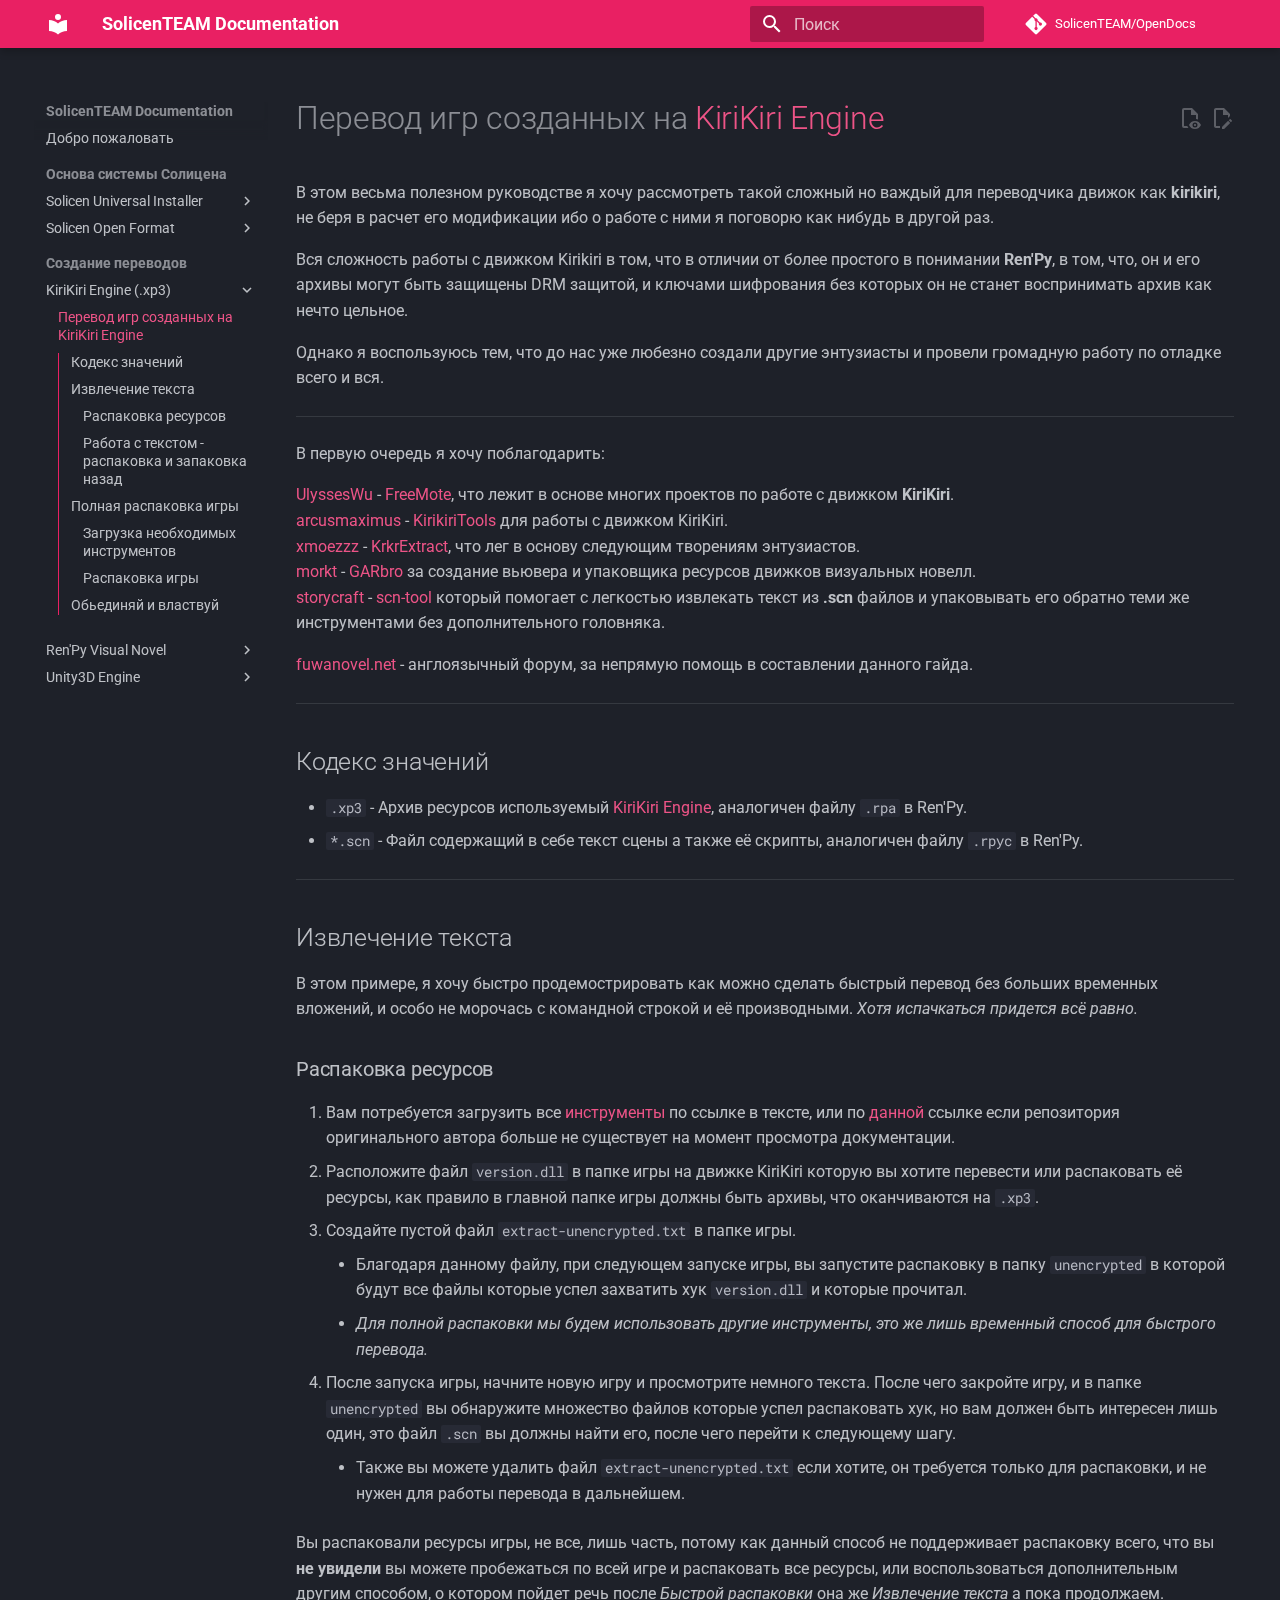
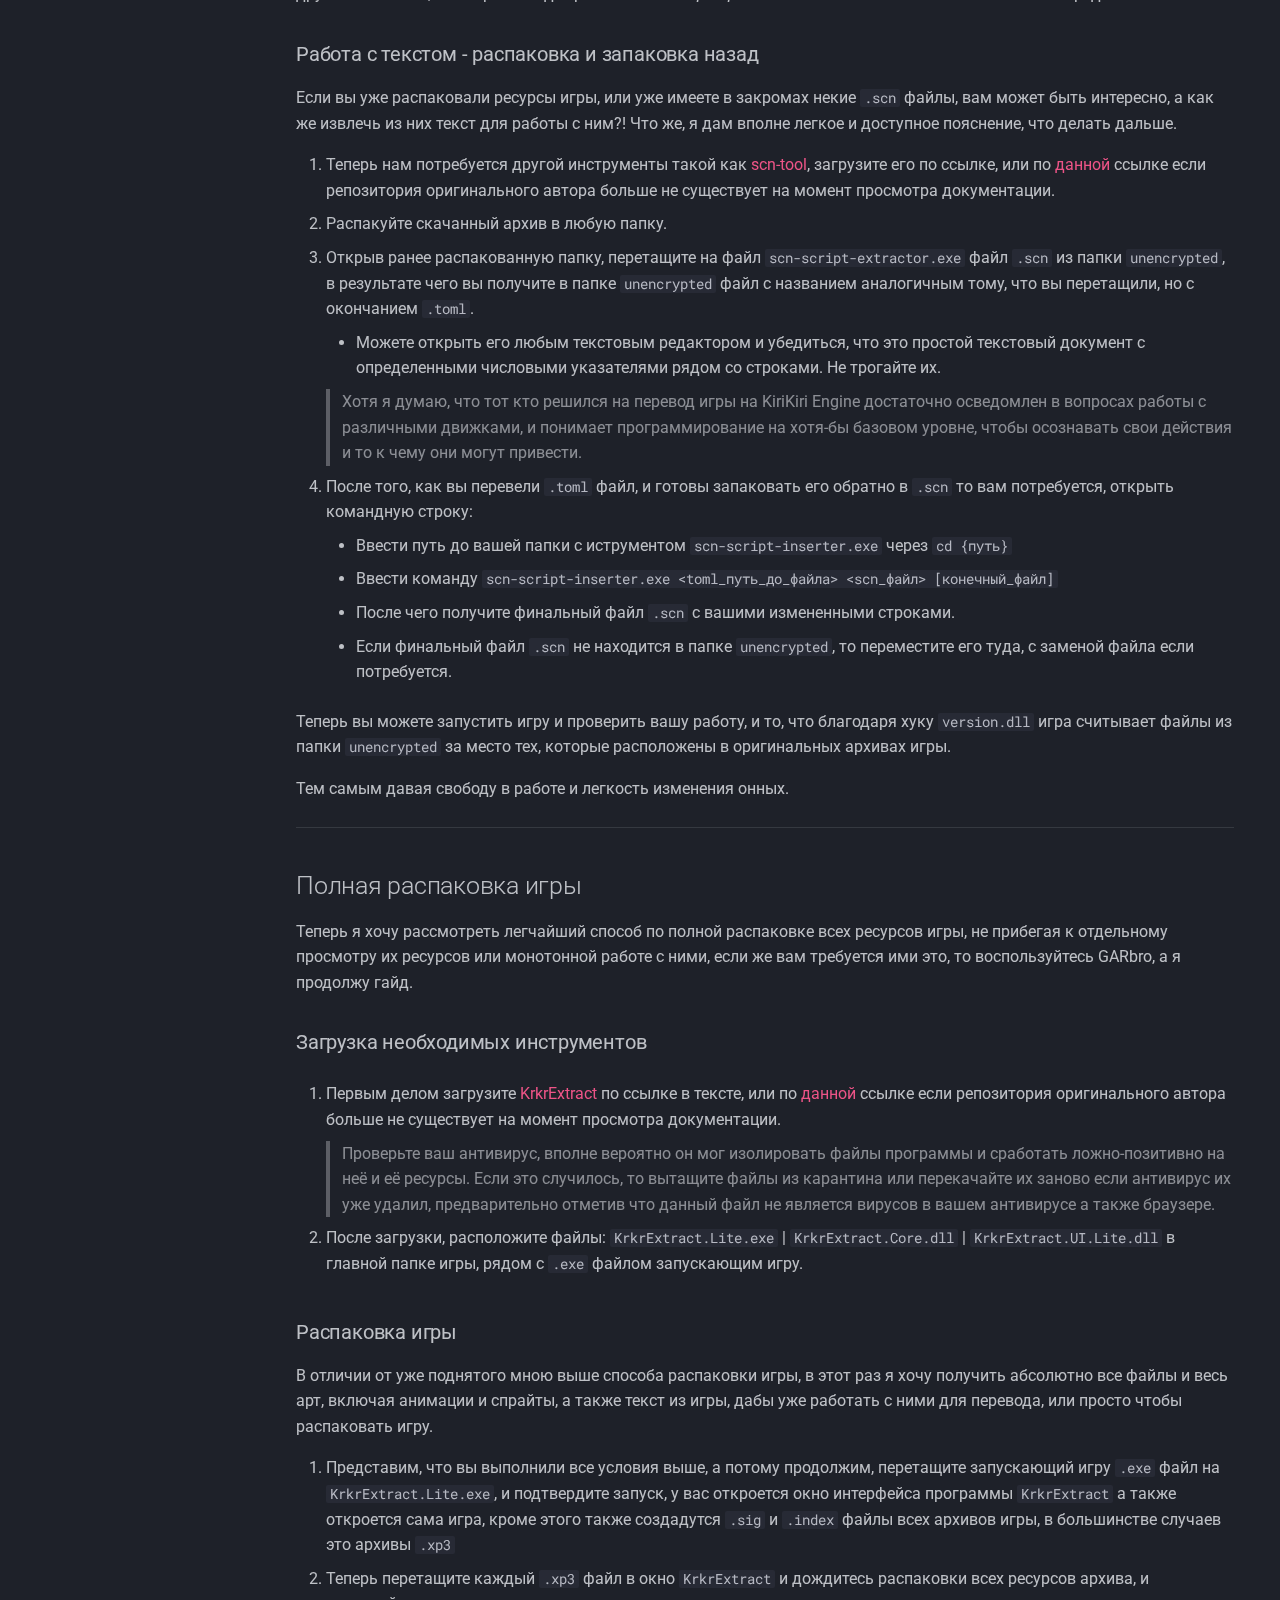
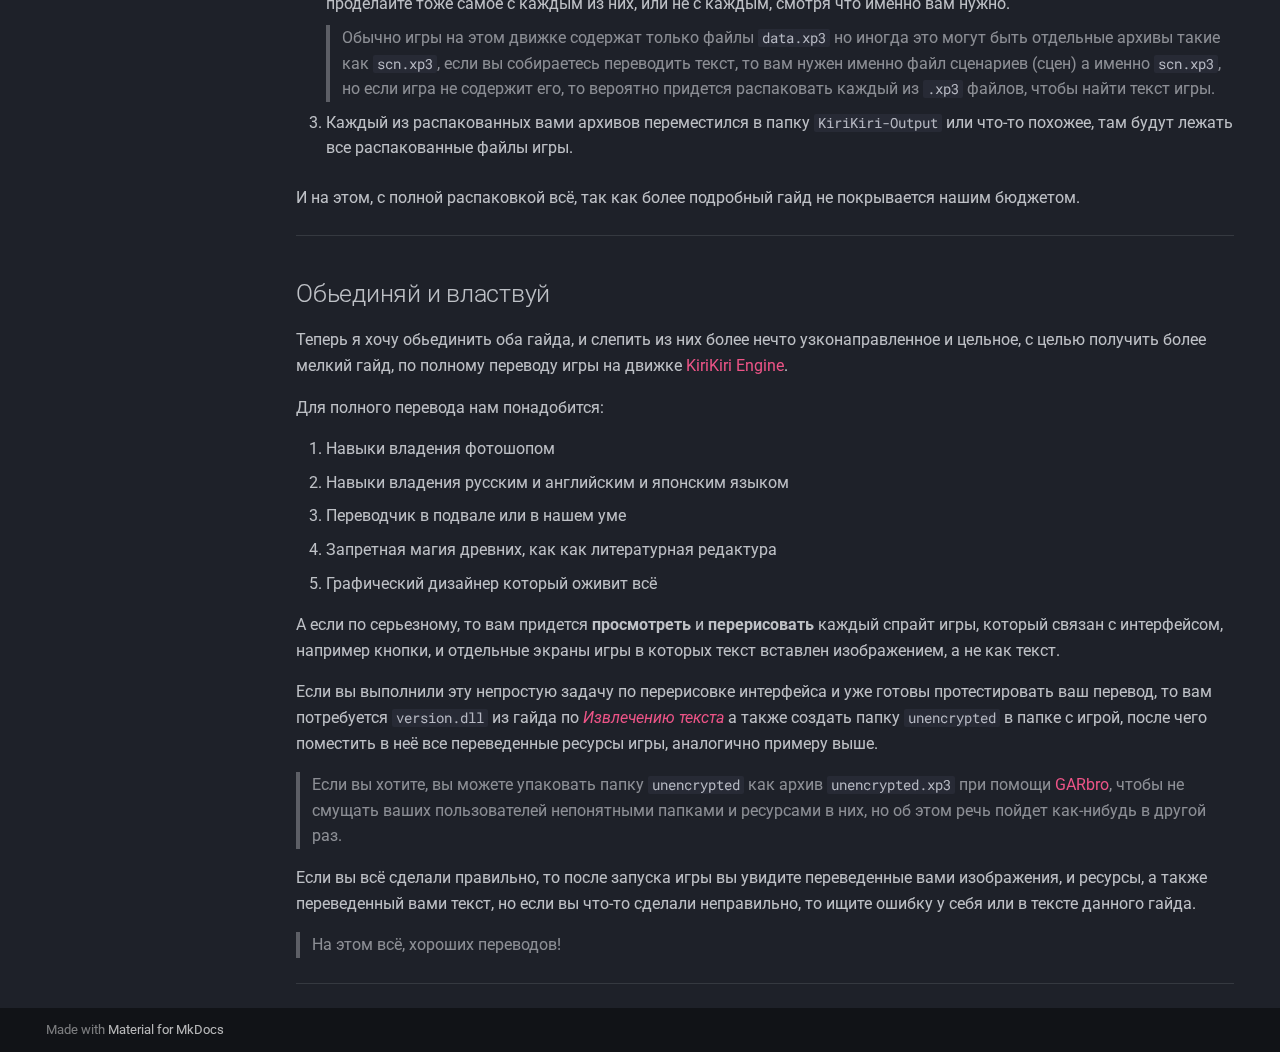
<file: Translation/kirikiri/index.html>
<!doctype html>
<html lang="ru" class="no-js">
  <head>
    
      <meta charset="utf-8">
      <meta name="viewport" content="width=device-width,initial-scale=1">
      
      
      
      
        <link rel="prev" href="../../Solicen/strings/">
      
      
        <link rel="next" href="../renpy/">
      
      
      <link rel="icon" href="../../assets/images/favicon.png">
      <meta name="generator" content="mkdocs-1.5.3, mkdocs-material-9.5.17">
    
    
      
        <title>Перевод игр созданных на KiriKiri Engine - SolicenTEAM Documentation</title>
      
    
    
      <link rel="stylesheet" href="../../assets/stylesheets/main.bcfcd587.min.css">
      
        
        <link rel="stylesheet" href="../../assets/stylesheets/palette.06af60db.min.css">
      
      


    
    
      
    
    
      
        
        
        <link rel="preconnect" href="https://fonts.gstatic.com" crossorigin>
        <link rel="stylesheet" href="https://fonts.googleapis.com/css?family=Roboto:300,300i,400,400i,700,700i%7CRoboto+Mono:400,400i,700,700i&display=fallback">
        <style>:root{--md-text-font:"Roboto";--md-code-font:"Roboto Mono"}</style>
      
    
    
    <script>__md_scope=new URL("../..",location),__md_hash=e=>[...e].reduce((e,_)=>(e<<5)-e+_.charCodeAt(0),0),__md_get=(e,_=localStorage,t=__md_scope)=>JSON.parse(_.getItem(t.pathname+"."+e)),__md_set=(e,_,t=localStorage,a=__md_scope)=>{try{t.setItem(a.pathname+"."+e,JSON.stringify(_))}catch(e){}}</script>
    
      

    
    
    
  </head>
  
  
    
    
      
    
    
    
    
    <body dir="ltr" data-md-color-scheme="slate" data-md-color-primary="pink" data-md-color-accent="indigo">
  
    
    <input class="md-toggle" data-md-toggle="drawer" type="checkbox" id="__drawer" autocomplete="off">
    <input class="md-toggle" data-md-toggle="search" type="checkbox" id="__search" autocomplete="off">
    <label class="md-overlay" for="__drawer"></label>
    <div data-md-component="skip">
      
        
        <a href="#kirikiri-engine" class="md-skip">
          Перейти к содержанию
        </a>
      
    </div>
    <div data-md-component="announce">
      
    </div>
    
    
      

  

<header class="md-header md-header--shadow" data-md-component="header">
  <nav class="md-header__inner md-grid" aria-label="Верхний колонтитул">
    <a href="../.." title="SolicenTEAM Documentation" class="md-header__button md-logo" aria-label="SolicenTEAM Documentation" data-md-component="logo">
      
  
  <svg xmlns="http://www.w3.org/2000/svg" viewBox="0 0 24 24"><path d="M12 8a3 3 0 0 0 3-3 3 3 0 0 0-3-3 3 3 0 0 0-3 3 3 3 0 0 0 3 3m0 3.54C9.64 9.35 6.5 8 3 8v11c3.5 0 6.64 1.35 9 3.54 2.36-2.19 5.5-3.54 9-3.54V8c-3.5 0-6.64 1.35-9 3.54Z"/></svg>

    </a>
    <label class="md-header__button md-icon" for="__drawer">
      
      <svg xmlns="http://www.w3.org/2000/svg" viewBox="0 0 24 24"><path d="M3 6h18v2H3V6m0 5h18v2H3v-2m0 5h18v2H3v-2Z"/></svg>
    </label>
    <div class="md-header__title" data-md-component="header-title">
      <div class="md-header__ellipsis">
        <div class="md-header__topic">
          <span class="md-ellipsis">
            SolicenTEAM Documentation
          </span>
        </div>
        <div class="md-header__topic" data-md-component="header-topic">
          <span class="md-ellipsis">
            
              Перевод игр созданных на KiriKiri Engine
            
          </span>
        </div>
      </div>
    </div>
    
      
        <form class="md-header__option" data-md-component="palette">
  
    
    
    
    <input class="md-option" data-md-color-media="" data-md-color-scheme="slate" data-md-color-primary="pink" data-md-color-accent="indigo"  aria-hidden="true"  type="radio" name="__palette" id="__palette_0">
    
  
</form>
      
    
    
      <script>var media,input,key,value,palette=__md_get("__palette");if(palette&&palette.color){"(prefers-color-scheme)"===palette.color.media&&(media=matchMedia("(prefers-color-scheme: light)"),input=document.querySelector(media.matches?"[data-md-color-media='(prefers-color-scheme: light)']":"[data-md-color-media='(prefers-color-scheme: dark)']"),palette.color.media=input.getAttribute("data-md-color-media"),palette.color.scheme=input.getAttribute("data-md-color-scheme"),palette.color.primary=input.getAttribute("data-md-color-primary"),palette.color.accent=input.getAttribute("data-md-color-accent"));for([key,value]of Object.entries(palette.color))document.body.setAttribute("data-md-color-"+key,value)}</script>
    
    
    
      <label class="md-header__button md-icon" for="__search">
        
        <svg xmlns="http://www.w3.org/2000/svg" viewBox="0 0 24 24"><path d="M9.5 3A6.5 6.5 0 0 1 16 9.5c0 1.61-.59 3.09-1.56 4.23l.27.27h.79l5 5-1.5 1.5-5-5v-.79l-.27-.27A6.516 6.516 0 0 1 9.5 16 6.5 6.5 0 0 1 3 9.5 6.5 6.5 0 0 1 9.5 3m0 2C7 5 5 7 5 9.5S7 14 9.5 14 14 12 14 9.5 12 5 9.5 5Z"/></svg>
      </label>
      <div class="md-search" data-md-component="search" role="dialog">
  <label class="md-search__overlay" for="__search"></label>
  <div class="md-search__inner" role="search">
    <form class="md-search__form" name="search">
      <input type="text" class="md-search__input" name="query" aria-label="Поиск" placeholder="Поиск" autocapitalize="off" autocorrect="off" autocomplete="off" spellcheck="false" data-md-component="search-query" required>
      <label class="md-search__icon md-icon" for="__search">
        
        <svg xmlns="http://www.w3.org/2000/svg" viewBox="0 0 24 24"><path d="M9.5 3A6.5 6.5 0 0 1 16 9.5c0 1.61-.59 3.09-1.56 4.23l.27.27h.79l5 5-1.5 1.5-5-5v-.79l-.27-.27A6.516 6.516 0 0 1 9.5 16 6.5 6.5 0 0 1 3 9.5 6.5 6.5 0 0 1 9.5 3m0 2C7 5 5 7 5 9.5S7 14 9.5 14 14 12 14 9.5 12 5 9.5 5Z"/></svg>
        
        <svg xmlns="http://www.w3.org/2000/svg" viewBox="0 0 24 24"><path d="M20 11v2H8l5.5 5.5-1.42 1.42L4.16 12l7.92-7.92L13.5 5.5 8 11h12Z"/></svg>
      </label>
      <nav class="md-search__options" aria-label="Поиск">
        
        <button type="reset" class="md-search__icon md-icon" title="Очистить" aria-label="Очистить" tabindex="-1">
          
          <svg xmlns="http://www.w3.org/2000/svg" viewBox="0 0 24 24"><path d="M19 6.41 17.59 5 12 10.59 6.41 5 5 6.41 10.59 12 5 17.59 6.41 19 12 13.41 17.59 19 19 17.59 13.41 12 19 6.41Z"/></svg>
        </button>
      </nav>
      
        <div class="md-search__suggest" data-md-component="search-suggest"></div>
      
    </form>
    <div class="md-search__output">
      <div class="md-search__scrollwrap" data-md-scrollfix>
        <div class="md-search-result" data-md-component="search-result">
          <div class="md-search-result__meta">
            Инициализация поиска
          </div>
          <ol class="md-search-result__list" role="presentation"></ol>
        </div>
      </div>
    </div>
  </div>
</div>
    
    
      <div class="md-header__source">
        <a href="https://github.com/SolicenTEAM/OpenDocs" title="Перейти к репозиторию" class="md-source" data-md-component="source">
  <div class="md-source__icon md-icon">
    
    <svg xmlns="http://www.w3.org/2000/svg" viewBox="0 0 448 512"><!--! Font Awesome Free 6.5.1 by @fontawesome - https://fontawesome.com License - https://fontawesome.com/license/free (Icons: CC BY 4.0, Fonts: SIL OFL 1.1, Code: MIT License) Copyright 2023 Fonticons, Inc.--><path d="M439.55 236.05 244 40.45a28.87 28.87 0 0 0-40.81 0l-40.66 40.63 51.52 51.52c27.06-9.14 52.68 16.77 43.39 43.68l49.66 49.66c34.23-11.8 61.18 31 35.47 56.69-26.49 26.49-70.21-2.87-56-37.34L240.22 199v121.85c25.3 12.54 22.26 41.85 9.08 55a34.34 34.34 0 0 1-48.55 0c-17.57-17.6-11.07-46.91 11.25-56v-123c-20.8-8.51-24.6-30.74-18.64-45L142.57 101 8.45 235.14a28.86 28.86 0 0 0 0 40.81l195.61 195.6a28.86 28.86 0 0 0 40.8 0l194.69-194.69a28.86 28.86 0 0 0 0-40.81z"/></svg>
  </div>
  <div class="md-source__repository">
    SolicenTEAM/OpenDocs
  </div>
</a>
      </div>
    
  </nav>
  
</header>
    
    <div class="md-container" data-md-component="container">
      
      
        
          
        
      
      <main class="md-main" data-md-component="main">
        <div class="md-main__inner md-grid">
          
            
              
              <div class="md-sidebar md-sidebar--primary" data-md-component="sidebar" data-md-type="navigation" >
                <div class="md-sidebar__scrollwrap">
                  <div class="md-sidebar__inner">
                    



  

<nav class="md-nav md-nav--primary md-nav--integrated" aria-label="Навигация" data-md-level="0">
  <label class="md-nav__title" for="__drawer">
    <a href="../.." title="SolicenTEAM Documentation" class="md-nav__button md-logo" aria-label="SolicenTEAM Documentation" data-md-component="logo">
      
  
  <svg xmlns="http://www.w3.org/2000/svg" viewBox="0 0 24 24"><path d="M12 8a3 3 0 0 0 3-3 3 3 0 0 0-3-3 3 3 0 0 0-3 3 3 3 0 0 0 3 3m0 3.54C9.64 9.35 6.5 8 3 8v11c3.5 0 6.64 1.35 9 3.54 2.36-2.19 5.5-3.54 9-3.54V8c-3.5 0-6.64 1.35-9 3.54Z"/></svg>

    </a>
    SolicenTEAM Documentation
  </label>
  
    <div class="md-nav__source">
      <a href="https://github.com/SolicenTEAM/OpenDocs" title="Перейти к репозиторию" class="md-source" data-md-component="source">
  <div class="md-source__icon md-icon">
    
    <svg xmlns="http://www.w3.org/2000/svg" viewBox="0 0 448 512"><!--! Font Awesome Free 6.5.1 by @fontawesome - https://fontawesome.com License - https://fontawesome.com/license/free (Icons: CC BY 4.0, Fonts: SIL OFL 1.1, Code: MIT License) Copyright 2023 Fonticons, Inc.--><path d="M439.55 236.05 244 40.45a28.87 28.87 0 0 0-40.81 0l-40.66 40.63 51.52 51.52c27.06-9.14 52.68 16.77 43.39 43.68l49.66 49.66c34.23-11.8 61.18 31 35.47 56.69-26.49 26.49-70.21-2.87-56-37.34L240.22 199v121.85c25.3 12.54 22.26 41.85 9.08 55a34.34 34.34 0 0 1-48.55 0c-17.57-17.6-11.07-46.91 11.25-56v-123c-20.8-8.51-24.6-30.74-18.64-45L142.57 101 8.45 235.14a28.86 28.86 0 0 0 0 40.81l195.61 195.6a28.86 28.86 0 0 0 40.8 0l194.69-194.69a28.86 28.86 0 0 0 0-40.81z"/></svg>
  </div>
  <div class="md-source__repository">
    SolicenTEAM/OpenDocs
  </div>
</a>
    </div>
  
  <ul class="md-nav__list" data-md-scrollfix>
    
      
      
  
  
  
  
    <li class="md-nav__item">
      <a href="../.." class="md-nav__link">
        
  
  <span class="md-ellipsis">
    Добро пожаловать
  </span>
  

      </a>
    </li>
  

    
      
      
  
  
  
  
    
    
      
        
      
        
      
    
    
      
        
        
      
    
    
      
    
    <li class="md-nav__item md-nav__item--section md-nav__item--nested">
      
        
        
          
        
        <input class="md-nav__toggle md-toggle md-toggle--indeterminate" type="checkbox" id="__nav_2" >
        
          
          <label class="md-nav__link" for="__nav_2" id="__nav_2_label" tabindex="">
            
  
  <span class="md-ellipsis">
    Основа системы Солицена
  </span>
  

            <span class="md-nav__icon md-icon"></span>
          </label>
        
        <nav class="md-nav" data-md-level="1" aria-labelledby="__nav_2_label" aria-expanded="false">
          <label class="md-nav__title" for="__nav_2">
            <span class="md-nav__icon md-icon"></span>
            Основа системы Солицена
          </label>
          <ul class="md-nav__list" data-md-scrollfix>
            
              
                
  
  
  
  
    
    
      
        
      
        
      
    
    
      
    
    
      
        
        
      
    
    <li class="md-nav__item md-nav__item--pruned md-nav__item--nested">
      
        
  
  
    <a href="../../Solicen/SUI/WhatIsSUI/" class="md-nav__link">
      
  
  <span class="md-ellipsis">
    Solicen Universal Installer
  </span>
  

      
        <span class="md-nav__icon md-icon"></span>
      
    </a>
  

      
    </li>
  

              
            
              
                
  
  
  
  
    
    
      
        
      
        
      
    
    
      
    
    
      
        
        
      
    
    <li class="md-nav__item md-nav__item--pruned md-nav__item--nested">
      
        
  
  
    <a href="../../Solicen/SOFFormat/" class="md-nav__link">
      
  
  <span class="md-ellipsis">
    Solicen Open Format
  </span>
  

      
        <span class="md-nav__icon md-icon"></span>
      
    </a>
  

      
    </li>
  

              
            
          </ul>
        </nav>
      
    </li>
  

    
      
      
  
  
    
  
  
  
    
    
      
        
      
        
      
        
      
    
    
      
        
        
      
    
    
      
    
    <li class="md-nav__item md-nav__item--active md-nav__item--section md-nav__item--nested">
      
        
        
        <input class="md-nav__toggle md-toggle " type="checkbox" id="__nav_3" checked>
        
          
          <label class="md-nav__link" for="__nav_3" id="__nav_3_label" tabindex="">
            
  
  <span class="md-ellipsis">
    Создание переводов
  </span>
  

            <span class="md-nav__icon md-icon"></span>
          </label>
        
        <nav class="md-nav" data-md-level="1" aria-labelledby="__nav_3_label" aria-expanded="true">
          <label class="md-nav__title" for="__nav_3">
            <span class="md-nav__icon md-icon"></span>
            Создание переводов
          </label>
          <ul class="md-nav__list" data-md-scrollfix>
            
              
                
  
  
    
  
  
  
    
    
      
        
      
    
    
      
    
    
      
    
    <li class="md-nav__item md-nav__item--active md-nav__item--nested">
      
        
        
        <input class="md-nav__toggle md-toggle " type="checkbox" id="__nav_3_1" checked>
        
          
          <label class="md-nav__link" for="__nav_3_1" id="__nav_3_1_label" tabindex="0">
            
  
  <span class="md-ellipsis">
    KiriKiri Engine (.xp3)
  </span>
  

            <span class="md-nav__icon md-icon"></span>
          </label>
        
        <nav class="md-nav" data-md-level="2" aria-labelledby="__nav_3_1_label" aria-expanded="true">
          <label class="md-nav__title" for="__nav_3_1">
            <span class="md-nav__icon md-icon"></span>
            KiriKiri Engine (.xp3)
          </label>
          <ul class="md-nav__list" data-md-scrollfix>
            
              
                
  
  
    
  
  
  
    <li class="md-nav__item md-nav__item--active">
      
      <input class="md-nav__toggle md-toggle" type="checkbox" id="__toc">
      
      
        
      
      
        <label class="md-nav__link md-nav__link--active" for="__toc">
          
  
  <span class="md-ellipsis">
    Перевод игр созданных на KiriKiri Engine
  </span>
  

          <span class="md-nav__icon md-icon"></span>
        </label>
      
      <a href="./" class="md-nav__link md-nav__link--active">
        
  
  <span class="md-ellipsis">
    Перевод игр созданных на KiriKiri Engine
  </span>
  

      </a>
      
        

<nav class="md-nav md-nav--secondary" aria-label="Содержание">
  
  
  
    
  
  
    <label class="md-nav__title" for="__toc">
      <span class="md-nav__icon md-icon"></span>
      Содержание
    </label>
    <ul class="md-nav__list" data-md-component="toc" data-md-scrollfix>
      
        <li class="md-nav__item">
  <a href="#_1" class="md-nav__link">
    <span class="md-ellipsis">
      Кодекс значений
    </span>
  </a>
  
</li>
      
        <li class="md-nav__item">
  <a href="#_2" class="md-nav__link">
    <span class="md-ellipsis">
      Извлечение текста
    </span>
  </a>
  
    <nav class="md-nav" aria-label="Извлечение текста">
      <ul class="md-nav__list">
        
          <li class="md-nav__item">
  <a href="#_3" class="md-nav__link">
    <span class="md-ellipsis">
      Распаковка ресурсов
    </span>
  </a>
  
</li>
        
          <li class="md-nav__item">
  <a href="#-" class="md-nav__link">
    <span class="md-ellipsis">
      Работа с текстом - распаковка и запаковка назад
    </span>
  </a>
  
</li>
        
      </ul>
    </nav>
  
</li>
      
        <li class="md-nav__item">
  <a href="#_4" class="md-nav__link">
    <span class="md-ellipsis">
      Полная распаковка игры
    </span>
  </a>
  
    <nav class="md-nav" aria-label="Полная распаковка игры">
      <ul class="md-nav__list">
        
          <li class="md-nav__item">
  <a href="#_5" class="md-nav__link">
    <span class="md-ellipsis">
      Загрузка необходимых инструментов
    </span>
  </a>
  
</li>
        
          <li class="md-nav__item">
  <a href="#_6" class="md-nav__link">
    <span class="md-ellipsis">
      Распаковка игры
    </span>
  </a>
  
</li>
        
      </ul>
    </nav>
  
</li>
      
        <li class="md-nav__item">
  <a href="#_7" class="md-nav__link">
    <span class="md-ellipsis">
      Обьединяй и властвуй
    </span>
  </a>
  
</li>
      
    </ul>
  
</nav>
      
    </li>
  

              
            
          </ul>
        </nav>
      
    </li>
  

              
            
              
                
  
  
  
  
    
    
      
        
      
    
    
      
    
    
      
        
        
      
    
    <li class="md-nav__item md-nav__item--pruned md-nav__item--nested">
      
        
  
  
    <a href="../renpy/" class="md-nav__link">
      
  
  <span class="md-ellipsis">
    Ren'Py Visual Novel
  </span>
  

      
        <span class="md-nav__icon md-icon"></span>
      
    </a>
  

      
    </li>
  

              
            
              
                
  
  
  
  
    
    
      
        
      
    
    
      
    
    
      
        
        
      
    
    <li class="md-nav__item md-nav__item--pruned md-nav__item--nested">
      
        
  
  
    <a href="../unityengine/" class="md-nav__link">
      
  
  <span class="md-ellipsis">
    Unity3D Engine
  </span>
  

      
        <span class="md-nav__icon md-icon"></span>
      
    </a>
  

      
    </li>
  

              
            
          </ul>
        </nav>
      
    </li>
  

    
  </ul>
</nav>
                  </div>
                </div>
              </div>
            
            
          
          
            <div class="md-content" data-md-component="content">
              <article class="md-content__inner md-typeset">
                
                  

  
    <a href="https://github.com/SolicenTEAM/OpenDocs/edit/main/docs/Translation/kirikiri.md" title="Редактировать страницу" class="md-content__button md-icon">
      
      <svg xmlns="http://www.w3.org/2000/svg" viewBox="0 0 24 24"><path d="M10 20H6V4h7v5h5v3.1l2-2V8l-6-6H6c-1.1 0-2 .9-2 2v16c0 1.1.9 2 2 2h4v-2m10.2-7c.1 0 .3.1.4.2l1.3 1.3c.2.2.2.6 0 .8l-1 1-2.1-2.1 1-1c.1-.1.2-.2.4-.2m0 3.9L14.1 23H12v-2.1l6.1-6.1 2.1 2.1Z"/></svg>
    </a>
  
  
    
      
    
    <a href="https://github.com/SolicenTEAM/OpenDocs/raw/main/docs/Translation/kirikiri.md" title="Посмотреть исходный код страницы" class="md-content__button md-icon">
      
      <svg xmlns="http://www.w3.org/2000/svg" viewBox="0 0 24 24"><path d="M17 18c.56 0 1 .44 1 1s-.44 1-1 1-1-.44-1-1 .44-1 1-1m0-3c-2.73 0-5.06 1.66-6 4 .94 2.34 3.27 4 6 4s5.06-1.66 6-4c-.94-2.34-3.27-4-6-4m0 6.5a2.5 2.5 0 0 1-2.5-2.5 2.5 2.5 0 0 1 2.5-2.5 2.5 2.5 0 0 1 2.5 2.5 2.5 2.5 0 0 1-2.5 2.5M9.27 20H6V4h7v5h5v4.07c.7.08 1.36.25 2 .49V8l-6-6H6a2 2 0 0 0-2 2v16a2 2 0 0 0 2 2h4.5a8.15 8.15 0 0 1-1.23-2Z"/></svg>
    </a>
  


<h1 id="kirikiri-engine">Перевод игр созданных на <a href="https://en.wikipedia.org/wiki/List_of_visual_novel_engines#KiriKiri">KiriKiri Engine</a></h1>
<p>В этом весьма полезном руководстве я хочу рассмотреть такой сложный но важдый для переводчика движок как <strong>kirikiri</strong>, не беря в расчет его модификации ибо о работе с ними я поговорю как нибудь в другой раз.</p>
<p>Вся сложность работы с движком Kirikiri в том, что в отличии от более простого в понимании <strong>Ren'Py</strong>, в том, что, он и его архивы могут быть защищены DRM защитой, и ключами шифрования без которых он не станет воспринимать архив как нечто цельное. </p>
<p>Однако я воспользуюсь тем, что до нас уже любезно создали другие энтузиасты и провели громадную работу по отладке всего и вся.</p>
<hr />
<p>В первую очередь я хочу поблагодарить:</p>
<p><a href="https://github.com/UlyssesWu">UlyssesWu</a> - <a href="https://github.com/UlyssesWu/FreeMote">FreeMote</a>, что лежит в основе многих проектов по работе с движком <strong>KiriKiri</strong>. <br>
<a href="https://github.com/arcusmaximus">arcusmaximus</a> - <a href="https://github.com/arcusmaximus/KirikiriTools">KirikiriTools</a> для работы с движком KiriKiri. <br>
<a href="https://github.com/xmoezzz">xmoezzz</a> - <a href="https://github.com/xmoezzz/KrkrExtract">KrkrExtract</a>, что лег в основу следующим творениям энтузиастов. <br>
<a href="https://github.com/morkt">morkt</a> - <a href="https://github.com/morkt/GARbro">GARbro</a> за создание вьювера и упаковщика ресурсов движков визуальных новелл. <br>
<a href="https://github.com/storycraft">storycraft</a> - <a href="https://github.com/storycraft/scn-tool">scn-tool</a> который помогает с легкостью извлекать текст из <strong>.scn</strong> файлов и упаковывать его обратно теми же инструментами без дополнительного головняка. </p>
<p><a href="https://forums.fuwanovel.net">fuwanovel.net</a> - англоязычный форум, за непрямую помощь в составлении данного гайда.</p>
<hr />
<h2 id="_1">Кодекс значений</h2>
<ul>
<li><code>.xp3</code> - Архив ресурсов используемый <a href="https://en.wikipedia.org/wiki/List_of_visual_novel_engines#KiriKiri">KiriKiri Engine</a>, аналогичен файлу <code>.rpa</code> в Ren'Py.</li>
<li><code>*.scn</code> - Файл содержащий в себе текст сцены а также её скрипты, аналогичен файлу <code>.rpyc</code> в Ren'Py.</li>
</ul>
<hr />
<h2 id="_2">Извлечение текста</h2>
<p>В этом примере, я хочу быстро продемострировать как можно сделать быстрый перевод без больших временных вложений, и особо не морочась с командной строкой и её производными. <em>Хотя испачкаться придется всё равно.</em></p>
<h3 id="_3">Распаковка ресурсов</h3>
<ol>
<li>Вам потребуется загрузить все <a href="https://github.com/arcusmaximus/KirikiriTools/releases/tag/1.7">инструменты</a> по ссылке в тексте, или по <a href="">данной</a> ссылке если репозитория оригинального автора больше не существует на момент просмотра документации.</li>
<li>Расположите файл <code>version.dll</code> в папке игры на движке KiriKiri которую вы хотите перевести или распаковать её ресурсы, как правило в главной папке игры должны быть архивы, что оканчиваются на <code>.xp3</code>.</li>
<li>Создайте пустой файл <code>extract-unencrypted.txt</code> в папке игры. <ul>
<li>Благодаря данному файлу, при следующем запуске игры, вы запустите распаковку в папку <code>unencrypted</code> в которой будут все файлы которые успел захватить хук <code>version.dll</code> и которые прочитал. </li>
<li><em>Для полной распаковки мы будем использовать другие инструменты, это же лишь временный способ для быстрого перевода.</em></li>
</ul>
</li>
<li>После запуска игры, начните новую игру и просмотрите немного текста. После чего закройте игру, и в папке <code>unencrypted</code> вы обнаружите множество файлов которые успел распаковать хук, но вам должен быть интересен лишь один, это файл <code>.scn</code> вы должны найти его, после чего перейти к следующему шагу.<ul>
<li>Также вы можете удалить файл <code>extract-unencrypted.txt</code> если хотите, он требуется только для распаковки, и не нужен для работы перевода в дальнейшем.</li>
</ul>
</li>
</ol>
<p>Вы распаковали ресурсы игры, не все, лишь часть, потому как данный способ не поддерживает распаковку всего, что вы <strong>не увидели</strong> вы можете пробежаться по всей игре и распаковать все ресурсы, или воспользоваться дополнительным другим способом, о котором пойдет речь после <em>Быстрой распаковки</em> она же <em>Извлечение текста</em> а пока продолжаем.</p>
<h3 id="-">Работа с текстом - распаковка и запаковка назад</h3>
<p>Если вы уже распаковали ресурсы игры, или уже имеете в закромах некие <code>.scn</code> файлы, вам может быть интересно, а как же извлечь из них текст для работы с ним?! Что же, я дам вполне легкое и доступное пояснение, что делать дальше.</p>
<ol>
<li>Теперь нам потребуется другой инструменты такой как <a href="https://github.com/storycraft/scn-tool/releases">scn-tool</a>, загрузите его по ссылке, или по <a href="">данной</a> ссылке если репозитория оригинального автора больше не существует на момент просмотра документации.</li>
<li>Распакуйте скачанный архив в любую папку.</li>
<li>
<p>Открыв ранее распакованную папку, перетащите на файл <code>scn-script-extractor.exe</code> файл <code>.scn</code> из папки <code>unencrypted</code>, в результате чего вы получите в папке <code>unencrypted</code> файл с названием аналогичным тому, что вы перетащили, но с окончанием <code>.toml</code>.</p>
<ul>
<li>Можете открыть его любым текстовым редактором и убедиться, что это простой текстовый документ с определенными числовыми указателями рядом со строками. Не трогайте их.</li>
</ul>
<blockquote>
<p>Хотя я думаю, что тот кто решился на перевод игры на KiriKiri Engine достаточно осведомлен в вопросах работы с различными движками, и понимает программирование на хотя-бы базовом уровне, чтобы осознавать свои действия и то к чему они могут привести.</p>
</blockquote>
</li>
<li>
<p>После того, как вы перевели <code>.toml</code> файл, и готовы запаковать его обратно в <code>.scn</code> то вам потребуется, открыть командную строку:</p>
<ul>
<li>Ввести путь до вашей папки с иструментом <code>scn-script-inserter.exe</code> через <code>cd {путь}</code></li>
<li>Ввести команду <code>scn-script-inserter.exe &lt;toml_путь_до_файла&gt; &lt;scn_файл&gt; [конечный_файл]</code></li>
<li>После чего получите финальный файл <code>.scn</code> с вашими измененными строками.</li>
<li>Если финальный файл <code>.scn</code> не находится в папке <code>unencrypted</code>, то переместите его туда, с заменой файла если потребуется.</li>
</ul>
</li>
</ol>
<p>Теперь вы можете запустить игру и проверить вашу работу, и то, что благодаря хуку <code>version.dll</code> игра считывает файлы из папки <code>unencrypted</code> за место тех, которые расположены в оригинальных архивах игры. </p>
<p>Тем самым давая свободу в работе и легкость изменения онных.</p>
<hr />
<h2 id="_4">Полная распаковка игры</h2>
<p>Теперь я хочу рассмотреть легчайший способ по полной распаковке всех ресурсов игры, не прибегая к отдельному просмотру их ресурсов или монотонной работе с ними, если же вам требуется ими это, то воспользуйтесь GARbro, а я продолжу гайд.</p>
<h3 id="_5">Загрузка необходимых инструментов</h3>
<ol>
<li>
<p>Первым делом загрузите <a href="https://github.com/xmoezzz/KrkrExtract">KrkrExtract</a> по ссылке в тексте, или по <a href="">данной</a> ссылке если репозитория оригинального автора больше не существует на момент просмотра документации.</p>
<blockquote>
<p>Проверьте ваш антивирус, вполне вероятно он мог изолировать файлы программы и сработать ложно-позитивно на неё и её ресурсы. Если это случилось, то вытащите файлы из карантина или перекачайте их заново если антивирус их уже удалил, предварительно отметив что данный файл не является вирусов в вашем антивирусе а также браузере.</p>
</blockquote>
</li>
<li>
<p>После загрузки, расположите файлы: <code>KrkrExtract.Lite.exe</code> | <code>KrkrExtract.Core.dll</code> | <code>KrkrExtract.UI.Lite.dll</code> в главной папке игры, рядом с <code>.exe</code> файлом запускающим игру.</p>
</li>
</ol>
<h3 id="_6">Распаковка игры</h3>
<p>В отличии от уже поднятого мною выше способа распаковки игры, в этот раз я хочу получить абсолютно все файлы и весь арт, включая анимации и спрайты, а также текст из игры, дабы уже работать с ними для перевода, или просто чтобы распаковать игру.</p>
<ol>
<li>Представим, что вы выполнили все условия выше, а потому продолжим, перетащите запускающий игру <code>.exe</code> файл на <code>KrkrExtract.Lite.exe</code>, и подтвердите запуск, у вас откроется окно интерфейса программы <code>KrkrExtract</code> а также откроется сама игра, кроме этого также создадутся <code>.sig</code> и <code>.index</code> файлы всех архивов игры, в большинстве случаев это архивы <code>.xp3</code></li>
<li>
<p>Теперь перетащите каждый <code>.xp3</code> файл в окно <code>KrkrExtract</code> и дождитесь распаковки всех ресурсов архива, и проделайте тоже самое с каждым из них, или не с каждым, смотря что именно вам нужно.</p>
<blockquote>
<p>Обычно игры на этом движке содержат только файлы <code>data.xp3</code> но иногда это могут быть отдельные архивы такие как <code>scn.xp3</code>, если вы собираетесь переводить текст, то вам нужен именно файл сценариев (сцен) а именно <code>scn.xp3</code>, но если игра не содержит его, то вероятно придется распаковать каждый из <code>.xp3</code> файлов, чтобы найти текст игры.</p>
</blockquote>
</li>
<li>
<p>Каждый из распакованных вами архивов переместился в папку <code>KiriKiri-Output</code> или что-то похожее, там будут лежать все распакованные файлы игры.</p>
</li>
</ol>
<p>И на этом, с полной распаковкой всё, так как более подробный гайд не покрывается нашим бюджетом.</p>
<hr />
<h2 id="_7">Обьединяй и властвуй</h2>
<p>Теперь я хочу обьединить оба гайда, и слепить из них более нечто узконаправленное и цельное, с целью получить более мелкий гайд, по полному переводу игры на движке <a href="https://en.wikipedia.org/wiki/List_of_visual_novel_engines#KiriKiri">KiriKiri Engine</a>.</p>
<p>Для полного перевода нам понадобится:</p>
<ol>
<li>Навыки владения фотошопом</li>
<li>Навыки владения русским и английским и японским языком</li>
<li>Переводчик в подвале или в нашем уме</li>
<li>Запретная магия древних, как как литературная редактура</li>
<li>Графический дизайнер который оживит всё</li>
</ol>
<p>А если по серьезному, то вам придется <strong>просмотреть</strong> и <strong>перерисовать</strong> каждый спрайт игры, который связан с интерфейсом, например кнопки, и отдельные экраны игры в которых текст вставлен изображением, а не как текст.</p>
<p>Если вы выполнили эту непростую задачу по перерисовке интерфейса и уже готовы протестировать ваш перевод, то вам потребуется <code>version.dll</code> из гайда по <em><a href="#_1">Извлечению текста</a></em> а также создать папку <code>unencrypted</code> в папке с игрой, после чего поместить в неё все переведенные ресурсы игры, аналогично примеру выше.</p>
<blockquote>
<p>Если вы хотите, вы можете упаковать папку <code>unencrypted</code> как архив <code>unencrypted.xp3</code> при помощи <a href="https://github.com/morkt/GARbro">GARbro</a>, чтобы не смущать ваших пользователей непонятными папками и ресурсами в них, но об этом речь пойдет как-нибудь в другой раз.</p>
</blockquote>
<p>Если вы всё сделали правильно, то после запуска игры вы увидите переведенные вами изображения, и ресурсы, а также переведенный вами текст, но если вы что-то сделали неправильно, то ищите ошибку у себя или в тексте данного гайда.</p>
<blockquote>
<p>На этом всё, хороших переводов!</p>
</blockquote>
<hr />












                
              </article>
            </div>
          
          
  <script>var tabs=__md_get("__tabs");if(Array.isArray(tabs))e:for(var set of document.querySelectorAll(".tabbed-set")){var tab,labels=set.querySelector(".tabbed-labels");for(tab of tabs)for(var label of labels.getElementsByTagName("label"))if(label.innerText.trim()===tab){var input=document.getElementById(label.htmlFor);input.checked=!0;continue e}}</script>

<script>var target=document.getElementById(location.hash.slice(1));target&&target.name&&(target.checked=target.name.startsWith("__tabbed_"))</script>
        </div>
        
          <button type="button" class="md-top md-icon" data-md-component="top" hidden>
  
  <svg xmlns="http://www.w3.org/2000/svg" viewBox="0 0 24 24"><path d="M13 20h-2V8l-5.5 5.5-1.42-1.42L12 4.16l7.92 7.92-1.42 1.42L13 8v12Z"/></svg>
  К началу
</button>
        
      </main>
      
        <footer class="md-footer">
  
  <div class="md-footer-meta md-typeset">
    <div class="md-footer-meta__inner md-grid">
      <div class="md-copyright">
  
  
    Made with
    <a href="https://squidfunk.github.io/mkdocs-material/" target="_blank" rel="noopener">
      Material for MkDocs
    </a>
  
</div>
      
    </div>
  </div>
</footer>
      
    </div>
    <div class="md-dialog" data-md-component="dialog">
      <div class="md-dialog__inner md-typeset"></div>
    </div>
    
    
    <script id="__config" type="application/json">{"base": "../..", "features": ["navigation.indexes", "navigation.path", "navigation.sections", "navigation.top", "navigation.tracking", "navigation.expand", "navigation.prune", "header.autohide", "toc.integrate", "search.suggest", "search.highlight", "content.tabs.link", "content.code.annotate", "content.code.copy", "content.action.edit", "content.action.view"], "search": "../../assets/javascripts/workers/search.b8dbb3d2.min.js", "translations": {"clipboard.copied": "\u0421\u043a\u043e\u043f\u0438\u0440\u043e\u0432\u0430\u043d\u043e \u0432 \u0431\u0443\u0444\u0435\u0440", "clipboard.copy": "\u041a\u043e\u043f\u0438\u0440\u043e\u0432\u0430\u0442\u044c \u0432 \u0431\u0443\u0444\u0435\u0440", "search.result.more.one": "\u0415\u0449\u0451 1 \u043d\u0430 \u044d\u0442\u043e\u0439 \u0441\u0442\u0440\u0430\u043d\u0438\u0446\u0435", "search.result.more.other": "\u0415\u0449\u0451 # \u043d\u0430 \u044d\u0442\u043e\u0439 \u0441\u0442\u0440\u0430\u043d\u0438\u0446\u0435", "search.result.none": "\u0421\u043e\u0432\u043f\u0430\u0434\u0435\u043d\u0438\u0439 \u043d\u0435 \u043d\u0430\u0439\u0434\u0435\u043d\u043e", "search.result.one": "\u041d\u0430\u0439\u0434\u0435\u043d\u043e 1 \u0441\u043e\u0432\u043f\u0430\u0434\u0435\u043d\u0438\u0435", "search.result.other": "\u041d\u0430\u0439\u0434\u0435\u043d\u043e \u0441\u043e\u0432\u043f\u0430\u0434\u0435\u043d\u0438\u0439: #", "search.result.placeholder": "\u041d\u0430\u0447\u043d\u0438\u0442\u0435 \u043f\u0435\u0447\u0430\u0442\u0430\u0442\u044c \u0434\u043b\u044f \u043f\u043e\u0438\u0441\u043a\u0430", "search.result.term.missing": "\u041e\u0442\u0441\u0443\u0442\u0441\u0442\u0432\u0443\u0435\u0442", "select.version": "\u0412\u044b\u0431\u0435\u0440\u0438\u0442\u0435 \u0432\u0435\u0440\u0441\u0438\u044e"}}</script>
    
    
      <script src="../../assets/javascripts/bundle.1e8ae164.min.js"></script>
      
    
  </body>
</html>
</file>
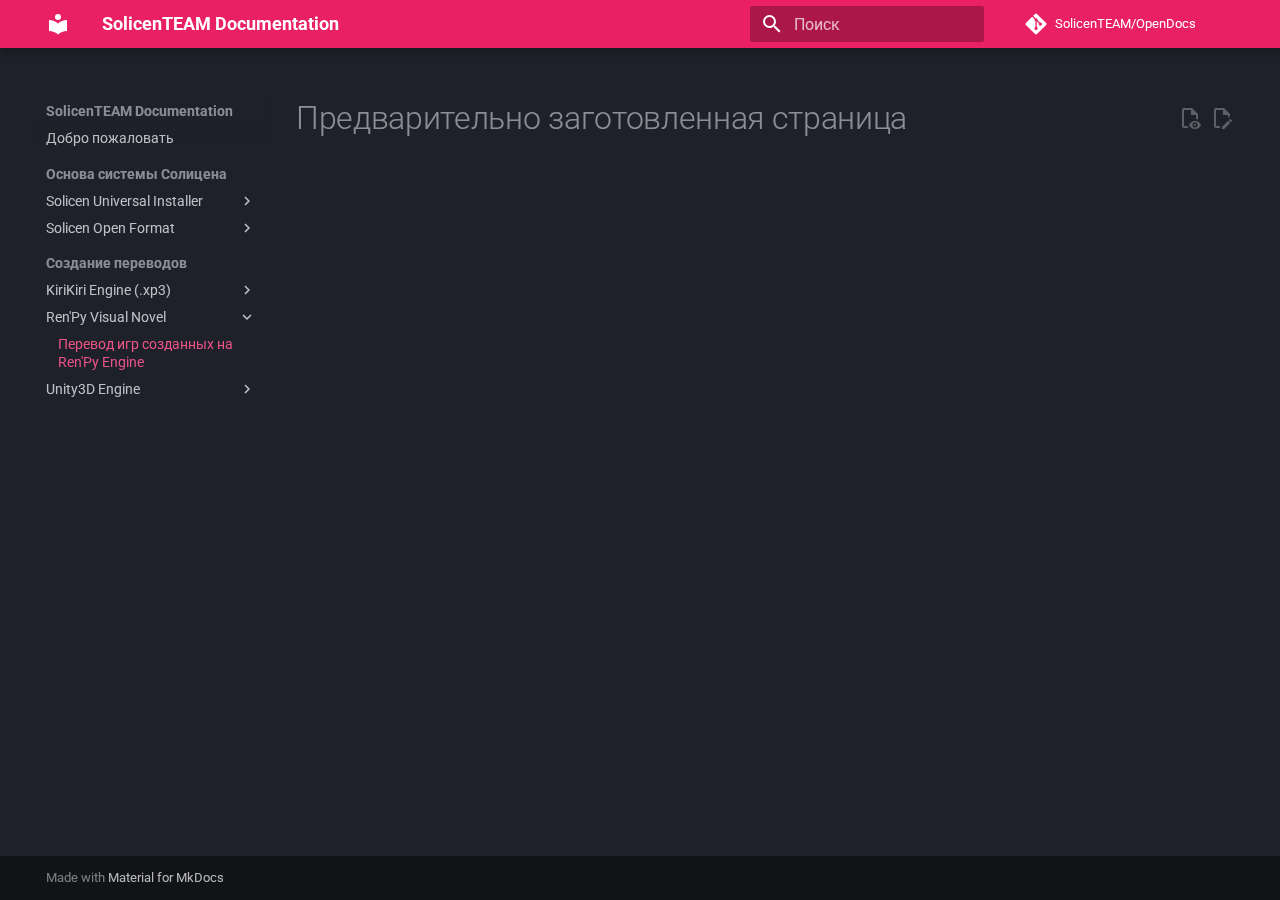
<file: Translation/renpy/index.html>
<!doctype html>
<html lang="ru" class="no-js">
  <head>
    
      <meta charset="utf-8">
      <meta name="viewport" content="width=device-width,initial-scale=1">
      
      
      
      
        <link rel="prev" href="../kirikiri/">
      
      
        <link rel="next" href="../unityengine/">
      
      
      <link rel="icon" href="../../assets/images/favicon.png">
      <meta name="generator" content="mkdocs-1.5.3, mkdocs-material-9.5.17">
    
    
      
        <title>Перевод игр созданных на Ren'Py Engine - SolicenTEAM Documentation</title>
      
    
    
      <link rel="stylesheet" href="../../assets/stylesheets/main.bcfcd587.min.css">
      
        
        <link rel="stylesheet" href="../../assets/stylesheets/palette.06af60db.min.css">
      
      


    
    
      
    
    
      
        
        
        <link rel="preconnect" href="https://fonts.gstatic.com" crossorigin>
        <link rel="stylesheet" href="https://fonts.googleapis.com/css?family=Roboto:300,300i,400,400i,700,700i%7CRoboto+Mono:400,400i,700,700i&display=fallback">
        <style>:root{--md-text-font:"Roboto";--md-code-font:"Roboto Mono"}</style>
      
    
    
    <script>__md_scope=new URL("../..",location),__md_hash=e=>[...e].reduce((e,_)=>(e<<5)-e+_.charCodeAt(0),0),__md_get=(e,_=localStorage,t=__md_scope)=>JSON.parse(_.getItem(t.pathname+"."+e)),__md_set=(e,_,t=localStorage,a=__md_scope)=>{try{t.setItem(a.pathname+"."+e,JSON.stringify(_))}catch(e){}}</script>
    
      

    
    
    
  </head>
  
  
    
    
      
    
    
    
    
    <body dir="ltr" data-md-color-scheme="slate" data-md-color-primary="pink" data-md-color-accent="indigo">
  
    
    <input class="md-toggle" data-md-toggle="drawer" type="checkbox" id="__drawer" autocomplete="off">
    <input class="md-toggle" data-md-toggle="search" type="checkbox" id="__search" autocomplete="off">
    <label class="md-overlay" for="__drawer"></label>
    <div data-md-component="skip">
      
        
        <a href="#_1" class="md-skip">
          Перейти к содержанию
        </a>
      
    </div>
    <div data-md-component="announce">
      
    </div>
    
    
      

  

<header class="md-header md-header--shadow" data-md-component="header">
  <nav class="md-header__inner md-grid" aria-label="Верхний колонтитул">
    <a href="../.." title="SolicenTEAM Documentation" class="md-header__button md-logo" aria-label="SolicenTEAM Documentation" data-md-component="logo">
      
  
  <svg xmlns="http://www.w3.org/2000/svg" viewBox="0 0 24 24"><path d="M12 8a3 3 0 0 0 3-3 3 3 0 0 0-3-3 3 3 0 0 0-3 3 3 3 0 0 0 3 3m0 3.54C9.64 9.35 6.5 8 3 8v11c3.5 0 6.64 1.35 9 3.54 2.36-2.19 5.5-3.54 9-3.54V8c-3.5 0-6.64 1.35-9 3.54Z"/></svg>

    </a>
    <label class="md-header__button md-icon" for="__drawer">
      
      <svg xmlns="http://www.w3.org/2000/svg" viewBox="0 0 24 24"><path d="M3 6h18v2H3V6m0 5h18v2H3v-2m0 5h18v2H3v-2Z"/></svg>
    </label>
    <div class="md-header__title" data-md-component="header-title">
      <div class="md-header__ellipsis">
        <div class="md-header__topic">
          <span class="md-ellipsis">
            SolicenTEAM Documentation
          </span>
        </div>
        <div class="md-header__topic" data-md-component="header-topic">
          <span class="md-ellipsis">
            
              Перевод игр созданных на Ren'Py Engine
            
          </span>
        </div>
      </div>
    </div>
    
      
        <form class="md-header__option" data-md-component="palette">
  
    
    
    
    <input class="md-option" data-md-color-media="" data-md-color-scheme="slate" data-md-color-primary="pink" data-md-color-accent="indigo"  aria-hidden="true"  type="radio" name="__palette" id="__palette_0">
    
  
</form>
      
    
    
      <script>var media,input,key,value,palette=__md_get("__palette");if(palette&&palette.color){"(prefers-color-scheme)"===palette.color.media&&(media=matchMedia("(prefers-color-scheme: light)"),input=document.querySelector(media.matches?"[data-md-color-media='(prefers-color-scheme: light)']":"[data-md-color-media='(prefers-color-scheme: dark)']"),palette.color.media=input.getAttribute("data-md-color-media"),palette.color.scheme=input.getAttribute("data-md-color-scheme"),palette.color.primary=input.getAttribute("data-md-color-primary"),palette.color.accent=input.getAttribute("data-md-color-accent"));for([key,value]of Object.entries(palette.color))document.body.setAttribute("data-md-color-"+key,value)}</script>
    
    
    
      <label class="md-header__button md-icon" for="__search">
        
        <svg xmlns="http://www.w3.org/2000/svg" viewBox="0 0 24 24"><path d="M9.5 3A6.5 6.5 0 0 1 16 9.5c0 1.61-.59 3.09-1.56 4.23l.27.27h.79l5 5-1.5 1.5-5-5v-.79l-.27-.27A6.516 6.516 0 0 1 9.5 16 6.5 6.5 0 0 1 3 9.5 6.5 6.5 0 0 1 9.5 3m0 2C7 5 5 7 5 9.5S7 14 9.5 14 14 12 14 9.5 12 5 9.5 5Z"/></svg>
      </label>
      <div class="md-search" data-md-component="search" role="dialog">
  <label class="md-search__overlay" for="__search"></label>
  <div class="md-search__inner" role="search">
    <form class="md-search__form" name="search">
      <input type="text" class="md-search__input" name="query" aria-label="Поиск" placeholder="Поиск" autocapitalize="off" autocorrect="off" autocomplete="off" spellcheck="false" data-md-component="search-query" required>
      <label class="md-search__icon md-icon" for="__search">
        
        <svg xmlns="http://www.w3.org/2000/svg" viewBox="0 0 24 24"><path d="M9.5 3A6.5 6.5 0 0 1 16 9.5c0 1.61-.59 3.09-1.56 4.23l.27.27h.79l5 5-1.5 1.5-5-5v-.79l-.27-.27A6.516 6.516 0 0 1 9.5 16 6.5 6.5 0 0 1 3 9.5 6.5 6.5 0 0 1 9.5 3m0 2C7 5 5 7 5 9.5S7 14 9.5 14 14 12 14 9.5 12 5 9.5 5Z"/></svg>
        
        <svg xmlns="http://www.w3.org/2000/svg" viewBox="0 0 24 24"><path d="M20 11v2H8l5.5 5.5-1.42 1.42L4.16 12l7.92-7.92L13.5 5.5 8 11h12Z"/></svg>
      </label>
      <nav class="md-search__options" aria-label="Поиск">
        
        <button type="reset" class="md-search__icon md-icon" title="Очистить" aria-label="Очистить" tabindex="-1">
          
          <svg xmlns="http://www.w3.org/2000/svg" viewBox="0 0 24 24"><path d="M19 6.41 17.59 5 12 10.59 6.41 5 5 6.41 10.59 12 5 17.59 6.41 19 12 13.41 17.59 19 19 17.59 13.41 12 19 6.41Z"/></svg>
        </button>
      </nav>
      
        <div class="md-search__suggest" data-md-component="search-suggest"></div>
      
    </form>
    <div class="md-search__output">
      <div class="md-search__scrollwrap" data-md-scrollfix>
        <div class="md-search-result" data-md-component="search-result">
          <div class="md-search-result__meta">
            Инициализация поиска
          </div>
          <ol class="md-search-result__list" role="presentation"></ol>
        </div>
      </div>
    </div>
  </div>
</div>
    
    
      <div class="md-header__source">
        <a href="https://github.com/SolicenTEAM/OpenDocs" title="Перейти к репозиторию" class="md-source" data-md-component="source">
  <div class="md-source__icon md-icon">
    
    <svg xmlns="http://www.w3.org/2000/svg" viewBox="0 0 448 512"><!--! Font Awesome Free 6.5.1 by @fontawesome - https://fontawesome.com License - https://fontawesome.com/license/free (Icons: CC BY 4.0, Fonts: SIL OFL 1.1, Code: MIT License) Copyright 2023 Fonticons, Inc.--><path d="M439.55 236.05 244 40.45a28.87 28.87 0 0 0-40.81 0l-40.66 40.63 51.52 51.52c27.06-9.14 52.68 16.77 43.39 43.68l49.66 49.66c34.23-11.8 61.18 31 35.47 56.69-26.49 26.49-70.21-2.87-56-37.34L240.22 199v121.85c25.3 12.54 22.26 41.85 9.08 55a34.34 34.34 0 0 1-48.55 0c-17.57-17.6-11.07-46.91 11.25-56v-123c-20.8-8.51-24.6-30.74-18.64-45L142.57 101 8.45 235.14a28.86 28.86 0 0 0 0 40.81l195.61 195.6a28.86 28.86 0 0 0 40.8 0l194.69-194.69a28.86 28.86 0 0 0 0-40.81z"/></svg>
  </div>
  <div class="md-source__repository">
    SolicenTEAM/OpenDocs
  </div>
</a>
      </div>
    
  </nav>
  
</header>
    
    <div class="md-container" data-md-component="container">
      
      
        
          
        
      
      <main class="md-main" data-md-component="main">
        <div class="md-main__inner md-grid">
          
            
              
              <div class="md-sidebar md-sidebar--primary" data-md-component="sidebar" data-md-type="navigation" >
                <div class="md-sidebar__scrollwrap">
                  <div class="md-sidebar__inner">
                    



  

<nav class="md-nav md-nav--primary md-nav--integrated" aria-label="Навигация" data-md-level="0">
  <label class="md-nav__title" for="__drawer">
    <a href="../.." title="SolicenTEAM Documentation" class="md-nav__button md-logo" aria-label="SolicenTEAM Documentation" data-md-component="logo">
      
  
  <svg xmlns="http://www.w3.org/2000/svg" viewBox="0 0 24 24"><path d="M12 8a3 3 0 0 0 3-3 3 3 0 0 0-3-3 3 3 0 0 0-3 3 3 3 0 0 0 3 3m0 3.54C9.64 9.35 6.5 8 3 8v11c3.5 0 6.64 1.35 9 3.54 2.36-2.19 5.5-3.54 9-3.54V8c-3.5 0-6.64 1.35-9 3.54Z"/></svg>

    </a>
    SolicenTEAM Documentation
  </label>
  
    <div class="md-nav__source">
      <a href="https://github.com/SolicenTEAM/OpenDocs" title="Перейти к репозиторию" class="md-source" data-md-component="source">
  <div class="md-source__icon md-icon">
    
    <svg xmlns="http://www.w3.org/2000/svg" viewBox="0 0 448 512"><!--! Font Awesome Free 6.5.1 by @fontawesome - https://fontawesome.com License - https://fontawesome.com/license/free (Icons: CC BY 4.0, Fonts: SIL OFL 1.1, Code: MIT License) Copyright 2023 Fonticons, Inc.--><path d="M439.55 236.05 244 40.45a28.87 28.87 0 0 0-40.81 0l-40.66 40.63 51.52 51.52c27.06-9.14 52.68 16.77 43.39 43.68l49.66 49.66c34.23-11.8 61.18 31 35.47 56.69-26.49 26.49-70.21-2.87-56-37.34L240.22 199v121.85c25.3 12.54 22.26 41.85 9.08 55a34.34 34.34 0 0 1-48.55 0c-17.57-17.6-11.07-46.91 11.25-56v-123c-20.8-8.51-24.6-30.74-18.64-45L142.57 101 8.45 235.14a28.86 28.86 0 0 0 0 40.81l195.61 195.6a28.86 28.86 0 0 0 40.8 0l194.69-194.69a28.86 28.86 0 0 0 0-40.81z"/></svg>
  </div>
  <div class="md-source__repository">
    SolicenTEAM/OpenDocs
  </div>
</a>
    </div>
  
  <ul class="md-nav__list" data-md-scrollfix>
    
      
      
  
  
  
  
    <li class="md-nav__item">
      <a href="../.." class="md-nav__link">
        
  
  <span class="md-ellipsis">
    Добро пожаловать
  </span>
  

      </a>
    </li>
  

    
      
      
  
  
  
  
    
    
      
        
      
        
      
    
    
      
        
        
      
    
    
      
    
    <li class="md-nav__item md-nav__item--section md-nav__item--nested">
      
        
        
          
        
        <input class="md-nav__toggle md-toggle md-toggle--indeterminate" type="checkbox" id="__nav_2" >
        
          
          <label class="md-nav__link" for="__nav_2" id="__nav_2_label" tabindex="">
            
  
  <span class="md-ellipsis">
    Основа системы Солицена
  </span>
  

            <span class="md-nav__icon md-icon"></span>
          </label>
        
        <nav class="md-nav" data-md-level="1" aria-labelledby="__nav_2_label" aria-expanded="false">
          <label class="md-nav__title" for="__nav_2">
            <span class="md-nav__icon md-icon"></span>
            Основа системы Солицена
          </label>
          <ul class="md-nav__list" data-md-scrollfix>
            
              
                
  
  
  
  
    
    
      
        
      
        
      
    
    
      
    
    
      
        
        
      
    
    <li class="md-nav__item md-nav__item--pruned md-nav__item--nested">
      
        
  
  
    <a href="../../Solicen/SUI/WhatIsSUI/" class="md-nav__link">
      
  
  <span class="md-ellipsis">
    Solicen Universal Installer
  </span>
  

      
        <span class="md-nav__icon md-icon"></span>
      
    </a>
  

      
    </li>
  

              
            
              
                
  
  
  
  
    
    
      
        
      
        
      
    
    
      
    
    
      
        
        
      
    
    <li class="md-nav__item md-nav__item--pruned md-nav__item--nested">
      
        
  
  
    <a href="../../Solicen/SOFFormat/" class="md-nav__link">
      
  
  <span class="md-ellipsis">
    Solicen Open Format
  </span>
  

      
        <span class="md-nav__icon md-icon"></span>
      
    </a>
  

      
    </li>
  

              
            
          </ul>
        </nav>
      
    </li>
  

    
      
      
  
  
    
  
  
  
    
    
      
        
      
        
      
        
      
    
    
      
        
        
      
    
    
      
    
    <li class="md-nav__item md-nav__item--active md-nav__item--section md-nav__item--nested">
      
        
        
        <input class="md-nav__toggle md-toggle " type="checkbox" id="__nav_3" checked>
        
          
          <label class="md-nav__link" for="__nav_3" id="__nav_3_label" tabindex="">
            
  
  <span class="md-ellipsis">
    Создание переводов
  </span>
  

            <span class="md-nav__icon md-icon"></span>
          </label>
        
        <nav class="md-nav" data-md-level="1" aria-labelledby="__nav_3_label" aria-expanded="true">
          <label class="md-nav__title" for="__nav_3">
            <span class="md-nav__icon md-icon"></span>
            Создание переводов
          </label>
          <ul class="md-nav__list" data-md-scrollfix>
            
              
                
  
  
  
  
    
    
      
        
      
    
    
      
    
    
      
        
        
      
    
    <li class="md-nav__item md-nav__item--pruned md-nav__item--nested">
      
        
  
  
    <a href="../kirikiri/" class="md-nav__link">
      
  
  <span class="md-ellipsis">
    KiriKiri Engine (.xp3)
  </span>
  

      
        <span class="md-nav__icon md-icon"></span>
      
    </a>
  

      
    </li>
  

              
            
              
                
  
  
    
  
  
  
    
    
      
        
      
    
    
      
    
    
      
    
    <li class="md-nav__item md-nav__item--active md-nav__item--nested">
      
        
        
        <input class="md-nav__toggle md-toggle " type="checkbox" id="__nav_3_2" checked>
        
          
          <label class="md-nav__link" for="__nav_3_2" id="__nav_3_2_label" tabindex="0">
            
  
  <span class="md-ellipsis">
    Ren'Py Visual Novel
  </span>
  

            <span class="md-nav__icon md-icon"></span>
          </label>
        
        <nav class="md-nav" data-md-level="2" aria-labelledby="__nav_3_2_label" aria-expanded="true">
          <label class="md-nav__title" for="__nav_3_2">
            <span class="md-nav__icon md-icon"></span>
            Ren'Py Visual Novel
          </label>
          <ul class="md-nav__list" data-md-scrollfix>
            
              
                
  
  
    
  
  
  
    <li class="md-nav__item md-nav__item--active">
      
      <input class="md-nav__toggle md-toggle" type="checkbox" id="__toc">
      
      
        
      
      
      <a href="./" class="md-nav__link md-nav__link--active">
        
  
  <span class="md-ellipsis">
    Перевод игр созданных на Ren'Py Engine
  </span>
  

      </a>
      
    </li>
  

              
            
          </ul>
        </nav>
      
    </li>
  

              
            
              
                
  
  
  
  
    
    
      
        
      
    
    
      
    
    
      
        
        
      
    
    <li class="md-nav__item md-nav__item--pruned md-nav__item--nested">
      
        
  
  
    <a href="../unityengine/" class="md-nav__link">
      
  
  <span class="md-ellipsis">
    Unity3D Engine
  </span>
  

      
        <span class="md-nav__icon md-icon"></span>
      
    </a>
  

      
    </li>
  

              
            
          </ul>
        </nav>
      
    </li>
  

    
  </ul>
</nav>
                  </div>
                </div>
              </div>
            
            
          
          
            <div class="md-content" data-md-component="content">
              <article class="md-content__inner md-typeset">
                
                  

  
    <a href="https://github.com/SolicenTEAM/OpenDocs/edit/main/docs/Translation/renpy.md" title="Редактировать страницу" class="md-content__button md-icon">
      
      <svg xmlns="http://www.w3.org/2000/svg" viewBox="0 0 24 24"><path d="M10 20H6V4h7v5h5v3.1l2-2V8l-6-6H6c-1.1 0-2 .9-2 2v16c0 1.1.9 2 2 2h4v-2m10.2-7c.1 0 .3.1.4.2l1.3 1.3c.2.2.2.6 0 .8l-1 1-2.1-2.1 1-1c.1-.1.2-.2.4-.2m0 3.9L14.1 23H12v-2.1l6.1-6.1 2.1 2.1Z"/></svg>
    </a>
  
  
    
      
    
    <a href="https://github.com/SolicenTEAM/OpenDocs/raw/main/docs/Translation/renpy.md" title="Посмотреть исходный код страницы" class="md-content__button md-icon">
      
      <svg xmlns="http://www.w3.org/2000/svg" viewBox="0 0 24 24"><path d="M17 18c.56 0 1 .44 1 1s-.44 1-1 1-1-.44-1-1 .44-1 1-1m0-3c-2.73 0-5.06 1.66-6 4 .94 2.34 3.27 4 6 4s5.06-1.66 6-4c-.94-2.34-3.27-4-6-4m0 6.5a2.5 2.5 0 0 1-2.5-2.5 2.5 2.5 0 0 1 2.5-2.5 2.5 2.5 0 0 1 2.5 2.5 2.5 2.5 0 0 1-2.5 2.5M9.27 20H6V4h7v5h5v4.07c.7.08 1.36.25 2 .49V8l-6-6H6a2 2 0 0 0-2 2v16a2 2 0 0 0 2 2h4.5a8.15 8.15 0 0 1-1.23-2Z"/></svg>
    </a>
  


<h1 id="_1">Предварительно заготовленная страница</h1>












                
              </article>
            </div>
          
          
  <script>var tabs=__md_get("__tabs");if(Array.isArray(tabs))e:for(var set of document.querySelectorAll(".tabbed-set")){var tab,labels=set.querySelector(".tabbed-labels");for(tab of tabs)for(var label of labels.getElementsByTagName("label"))if(label.innerText.trim()===tab){var input=document.getElementById(label.htmlFor);input.checked=!0;continue e}}</script>

<script>var target=document.getElementById(location.hash.slice(1));target&&target.name&&(target.checked=target.name.startsWith("__tabbed_"))</script>
        </div>
        
          <button type="button" class="md-top md-icon" data-md-component="top" hidden>
  
  <svg xmlns="http://www.w3.org/2000/svg" viewBox="0 0 24 24"><path d="M13 20h-2V8l-5.5 5.5-1.42-1.42L12 4.16l7.92 7.92-1.42 1.42L13 8v12Z"/></svg>
  К началу
</button>
        
      </main>
      
        <footer class="md-footer">
  
  <div class="md-footer-meta md-typeset">
    <div class="md-footer-meta__inner md-grid">
      <div class="md-copyright">
  
  
    Made with
    <a href="https://squidfunk.github.io/mkdocs-material/" target="_blank" rel="noopener">
      Material for MkDocs
    </a>
  
</div>
      
    </div>
  </div>
</footer>
      
    </div>
    <div class="md-dialog" data-md-component="dialog">
      <div class="md-dialog__inner md-typeset"></div>
    </div>
    
    
    <script id="__config" type="application/json">{"base": "../..", "features": ["navigation.indexes", "navigation.path", "navigation.sections", "navigation.top", "navigation.tracking", "navigation.expand", "navigation.prune", "header.autohide", "toc.integrate", "search.suggest", "search.highlight", "content.tabs.link", "content.code.annotate", "content.code.copy", "content.action.edit", "content.action.view"], "search": "../../assets/javascripts/workers/search.b8dbb3d2.min.js", "translations": {"clipboard.copied": "\u0421\u043a\u043e\u043f\u0438\u0440\u043e\u0432\u0430\u043d\u043e \u0432 \u0431\u0443\u0444\u0435\u0440", "clipboard.copy": "\u041a\u043e\u043f\u0438\u0440\u043e\u0432\u0430\u0442\u044c \u0432 \u0431\u0443\u0444\u0435\u0440", "search.result.more.one": "\u0415\u0449\u0451 1 \u043d\u0430 \u044d\u0442\u043e\u0439 \u0441\u0442\u0440\u0430\u043d\u0438\u0446\u0435", "search.result.more.other": "\u0415\u0449\u0451 # \u043d\u0430 \u044d\u0442\u043e\u0439 \u0441\u0442\u0440\u0430\u043d\u0438\u0446\u0435", "search.result.none": "\u0421\u043e\u0432\u043f\u0430\u0434\u0435\u043d\u0438\u0439 \u043d\u0435 \u043d\u0430\u0439\u0434\u0435\u043d\u043e", "search.result.one": "\u041d\u0430\u0439\u0434\u0435\u043d\u043e 1 \u0441\u043e\u0432\u043f\u0430\u0434\u0435\u043d\u0438\u0435", "search.result.other": "\u041d\u0430\u0439\u0434\u0435\u043d\u043e \u0441\u043e\u0432\u043f\u0430\u0434\u0435\u043d\u0438\u0439: #", "search.result.placeholder": "\u041d\u0430\u0447\u043d\u0438\u0442\u0435 \u043f\u0435\u0447\u0430\u0442\u0430\u0442\u044c \u0434\u043b\u044f \u043f\u043e\u0438\u0441\u043a\u0430", "search.result.term.missing": "\u041e\u0442\u0441\u0443\u0442\u0441\u0442\u0432\u0443\u0435\u0442", "select.version": "\u0412\u044b\u0431\u0435\u0440\u0438\u0442\u0435 \u0432\u0435\u0440\u0441\u0438\u044e"}}</script>
    
    
      <script src="../../assets/javascripts/bundle.1e8ae164.min.js"></script>
      
    
  </body>
</html>
</file>
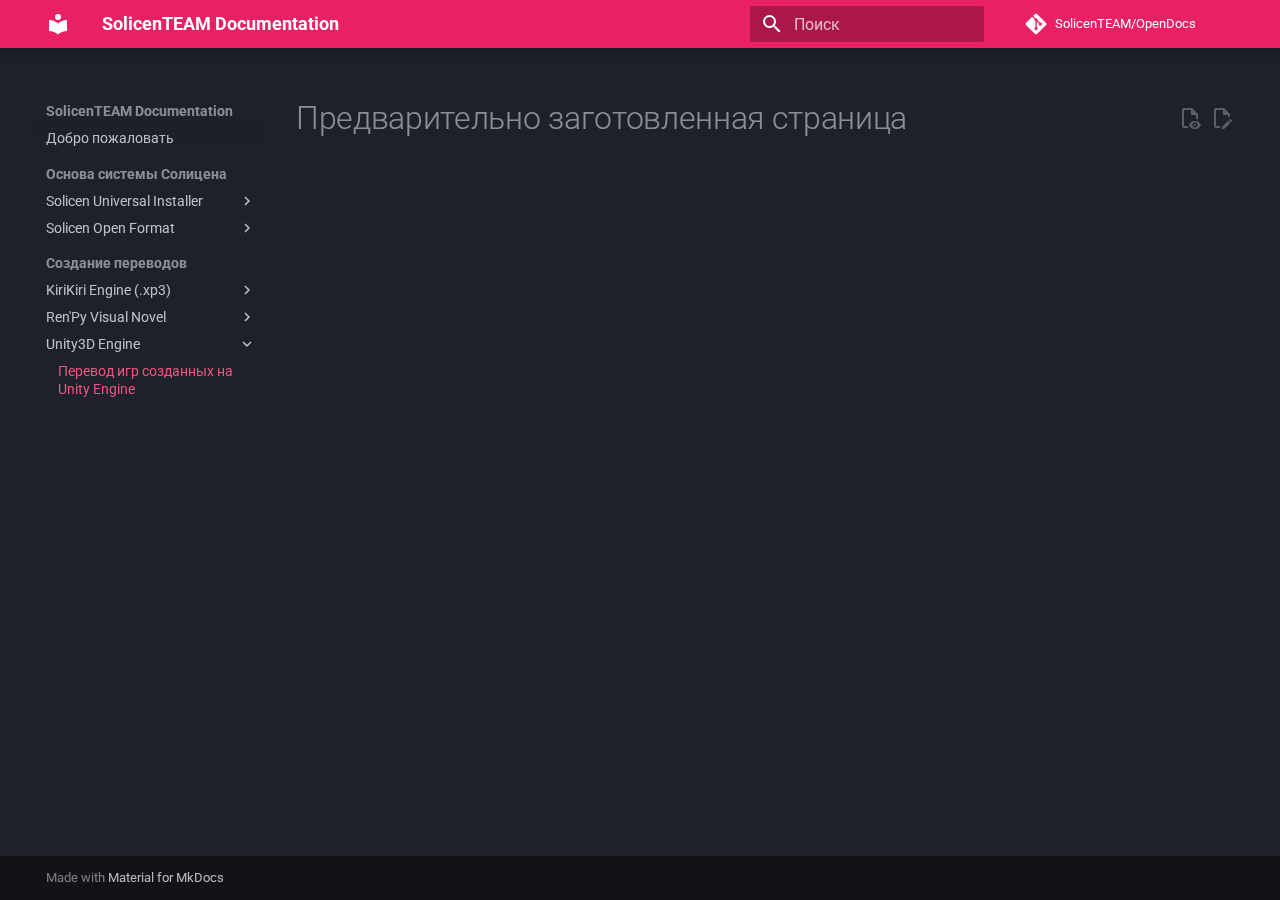
<file: Translation/unityengine/index.html>
<!doctype html>
<html lang="ru" class="no-js">
  <head>
    
      <meta charset="utf-8">
      <meta name="viewport" content="width=device-width,initial-scale=1">
      
      
      
      
        <link rel="prev" href="../renpy/">
      
      
      
      <link rel="icon" href="../../assets/images/favicon.png">
      <meta name="generator" content="mkdocs-1.5.3, mkdocs-material-9.5.17">
    
    
      
        <title>Перевод игр созданных на Unity Engine - SolicenTEAM Documentation</title>
      
    
    
      <link rel="stylesheet" href="../../assets/stylesheets/main.bcfcd587.min.css">
      
        
        <link rel="stylesheet" href="../../assets/stylesheets/palette.06af60db.min.css">
      
      


    
    
      
    
    
      
        
        
        <link rel="preconnect" href="https://fonts.gstatic.com" crossorigin>
        <link rel="stylesheet" href="https://fonts.googleapis.com/css?family=Roboto:300,300i,400,400i,700,700i%7CRoboto+Mono:400,400i,700,700i&display=fallback">
        <style>:root{--md-text-font:"Roboto";--md-code-font:"Roboto Mono"}</style>
      
    
    
    <script>__md_scope=new URL("../..",location),__md_hash=e=>[...e].reduce((e,_)=>(e<<5)-e+_.charCodeAt(0),0),__md_get=(e,_=localStorage,t=__md_scope)=>JSON.parse(_.getItem(t.pathname+"."+e)),__md_set=(e,_,t=localStorage,a=__md_scope)=>{try{t.setItem(a.pathname+"."+e,JSON.stringify(_))}catch(e){}}</script>
    
      

    
    
    
  </head>
  
  
    
    
      
    
    
    
    
    <body dir="ltr" data-md-color-scheme="slate" data-md-color-primary="pink" data-md-color-accent="indigo">
  
    
    <input class="md-toggle" data-md-toggle="drawer" type="checkbox" id="__drawer" autocomplete="off">
    <input class="md-toggle" data-md-toggle="search" type="checkbox" id="__search" autocomplete="off">
    <label class="md-overlay" for="__drawer"></label>
    <div data-md-component="skip">
      
        
        <a href="#_1" class="md-skip">
          Перейти к содержанию
        </a>
      
    </div>
    <div data-md-component="announce">
      
    </div>
    
    
      

  

<header class="md-header md-header--shadow" data-md-component="header">
  <nav class="md-header__inner md-grid" aria-label="Верхний колонтитул">
    <a href="../.." title="SolicenTEAM Documentation" class="md-header__button md-logo" aria-label="SolicenTEAM Documentation" data-md-component="logo">
      
  
  <svg xmlns="http://www.w3.org/2000/svg" viewBox="0 0 24 24"><path d="M12 8a3 3 0 0 0 3-3 3 3 0 0 0-3-3 3 3 0 0 0-3 3 3 3 0 0 0 3 3m0 3.54C9.64 9.35 6.5 8 3 8v11c3.5 0 6.64 1.35 9 3.54 2.36-2.19 5.5-3.54 9-3.54V8c-3.5 0-6.64 1.35-9 3.54Z"/></svg>

    </a>
    <label class="md-header__button md-icon" for="__drawer">
      
      <svg xmlns="http://www.w3.org/2000/svg" viewBox="0 0 24 24"><path d="M3 6h18v2H3V6m0 5h18v2H3v-2m0 5h18v2H3v-2Z"/></svg>
    </label>
    <div class="md-header__title" data-md-component="header-title">
      <div class="md-header__ellipsis">
        <div class="md-header__topic">
          <span class="md-ellipsis">
            SolicenTEAM Documentation
          </span>
        </div>
        <div class="md-header__topic" data-md-component="header-topic">
          <span class="md-ellipsis">
            
              Перевод игр созданных на Unity Engine
            
          </span>
        </div>
      </div>
    </div>
    
      
        <form class="md-header__option" data-md-component="palette">
  
    
    
    
    <input class="md-option" data-md-color-media="" data-md-color-scheme="slate" data-md-color-primary="pink" data-md-color-accent="indigo"  aria-hidden="true"  type="radio" name="__palette" id="__palette_0">
    
  
</form>
      
    
    
      <script>var media,input,key,value,palette=__md_get("__palette");if(palette&&palette.color){"(prefers-color-scheme)"===palette.color.media&&(media=matchMedia("(prefers-color-scheme: light)"),input=document.querySelector(media.matches?"[data-md-color-media='(prefers-color-scheme: light)']":"[data-md-color-media='(prefers-color-scheme: dark)']"),palette.color.media=input.getAttribute("data-md-color-media"),palette.color.scheme=input.getAttribute("data-md-color-scheme"),palette.color.primary=input.getAttribute("data-md-color-primary"),palette.color.accent=input.getAttribute("data-md-color-accent"));for([key,value]of Object.entries(palette.color))document.body.setAttribute("data-md-color-"+key,value)}</script>
    
    
    
      <label class="md-header__button md-icon" for="__search">
        
        <svg xmlns="http://www.w3.org/2000/svg" viewBox="0 0 24 24"><path d="M9.5 3A6.5 6.5 0 0 1 16 9.5c0 1.61-.59 3.09-1.56 4.23l.27.27h.79l5 5-1.5 1.5-5-5v-.79l-.27-.27A6.516 6.516 0 0 1 9.5 16 6.5 6.5 0 0 1 3 9.5 6.5 6.5 0 0 1 9.5 3m0 2C7 5 5 7 5 9.5S7 14 9.5 14 14 12 14 9.5 12 5 9.5 5Z"/></svg>
      </label>
      <div class="md-search" data-md-component="search" role="dialog">
  <label class="md-search__overlay" for="__search"></label>
  <div class="md-search__inner" role="search">
    <form class="md-search__form" name="search">
      <input type="text" class="md-search__input" name="query" aria-label="Поиск" placeholder="Поиск" autocapitalize="off" autocorrect="off" autocomplete="off" spellcheck="false" data-md-component="search-query" required>
      <label class="md-search__icon md-icon" for="__search">
        
        <svg xmlns="http://www.w3.org/2000/svg" viewBox="0 0 24 24"><path d="M9.5 3A6.5 6.5 0 0 1 16 9.5c0 1.61-.59 3.09-1.56 4.23l.27.27h.79l5 5-1.5 1.5-5-5v-.79l-.27-.27A6.516 6.516 0 0 1 9.5 16 6.5 6.5 0 0 1 3 9.5 6.5 6.5 0 0 1 9.5 3m0 2C7 5 5 7 5 9.5S7 14 9.5 14 14 12 14 9.5 12 5 9.5 5Z"/></svg>
        
        <svg xmlns="http://www.w3.org/2000/svg" viewBox="0 0 24 24"><path d="M20 11v2H8l5.5 5.5-1.42 1.42L4.16 12l7.92-7.92L13.5 5.5 8 11h12Z"/></svg>
      </label>
      <nav class="md-search__options" aria-label="Поиск">
        
        <button type="reset" class="md-search__icon md-icon" title="Очистить" aria-label="Очистить" tabindex="-1">
          
          <svg xmlns="http://www.w3.org/2000/svg" viewBox="0 0 24 24"><path d="M19 6.41 17.59 5 12 10.59 6.41 5 5 6.41 10.59 12 5 17.59 6.41 19 12 13.41 17.59 19 19 17.59 13.41 12 19 6.41Z"/></svg>
        </button>
      </nav>
      
        <div class="md-search__suggest" data-md-component="search-suggest"></div>
      
    </form>
    <div class="md-search__output">
      <div class="md-search__scrollwrap" data-md-scrollfix>
        <div class="md-search-result" data-md-component="search-result">
          <div class="md-search-result__meta">
            Инициализация поиска
          </div>
          <ol class="md-search-result__list" role="presentation"></ol>
        </div>
      </div>
    </div>
  </div>
</div>
    
    
      <div class="md-header__source">
        <a href="https://github.com/SolicenTEAM/OpenDocs" title="Перейти к репозиторию" class="md-source" data-md-component="source">
  <div class="md-source__icon md-icon">
    
    <svg xmlns="http://www.w3.org/2000/svg" viewBox="0 0 448 512"><!--! Font Awesome Free 6.5.1 by @fontawesome - https://fontawesome.com License - https://fontawesome.com/license/free (Icons: CC BY 4.0, Fonts: SIL OFL 1.1, Code: MIT License) Copyright 2023 Fonticons, Inc.--><path d="M439.55 236.05 244 40.45a28.87 28.87 0 0 0-40.81 0l-40.66 40.63 51.52 51.52c27.06-9.14 52.68 16.77 43.39 43.68l49.66 49.66c34.23-11.8 61.18 31 35.47 56.69-26.49 26.49-70.21-2.87-56-37.34L240.22 199v121.85c25.3 12.54 22.26 41.85 9.08 55a34.34 34.34 0 0 1-48.55 0c-17.57-17.6-11.07-46.91 11.25-56v-123c-20.8-8.51-24.6-30.74-18.64-45L142.57 101 8.45 235.14a28.86 28.86 0 0 0 0 40.81l195.61 195.6a28.86 28.86 0 0 0 40.8 0l194.69-194.69a28.86 28.86 0 0 0 0-40.81z"/></svg>
  </div>
  <div class="md-source__repository">
    SolicenTEAM/OpenDocs
  </div>
</a>
      </div>
    
  </nav>
  
</header>
    
    <div class="md-container" data-md-component="container">
      
      
        
          
        
      
      <main class="md-main" data-md-component="main">
        <div class="md-main__inner md-grid">
          
            
              
              <div class="md-sidebar md-sidebar--primary" data-md-component="sidebar" data-md-type="navigation" >
                <div class="md-sidebar__scrollwrap">
                  <div class="md-sidebar__inner">
                    



  

<nav class="md-nav md-nav--primary md-nav--integrated" aria-label="Навигация" data-md-level="0">
  <label class="md-nav__title" for="__drawer">
    <a href="../.." title="SolicenTEAM Documentation" class="md-nav__button md-logo" aria-label="SolicenTEAM Documentation" data-md-component="logo">
      
  
  <svg xmlns="http://www.w3.org/2000/svg" viewBox="0 0 24 24"><path d="M12 8a3 3 0 0 0 3-3 3 3 0 0 0-3-3 3 3 0 0 0-3 3 3 3 0 0 0 3 3m0 3.54C9.64 9.35 6.5 8 3 8v11c3.5 0 6.64 1.35 9 3.54 2.36-2.19 5.5-3.54 9-3.54V8c-3.5 0-6.64 1.35-9 3.54Z"/></svg>

    </a>
    SolicenTEAM Documentation
  </label>
  
    <div class="md-nav__source">
      <a href="https://github.com/SolicenTEAM/OpenDocs" title="Перейти к репозиторию" class="md-source" data-md-component="source">
  <div class="md-source__icon md-icon">
    
    <svg xmlns="http://www.w3.org/2000/svg" viewBox="0 0 448 512"><!--! Font Awesome Free 6.5.1 by @fontawesome - https://fontawesome.com License - https://fontawesome.com/license/free (Icons: CC BY 4.0, Fonts: SIL OFL 1.1, Code: MIT License) Copyright 2023 Fonticons, Inc.--><path d="M439.55 236.05 244 40.45a28.87 28.87 0 0 0-40.81 0l-40.66 40.63 51.52 51.52c27.06-9.14 52.68 16.77 43.39 43.68l49.66 49.66c34.23-11.8 61.18 31 35.47 56.69-26.49 26.49-70.21-2.87-56-37.34L240.22 199v121.85c25.3 12.54 22.26 41.85 9.08 55a34.34 34.34 0 0 1-48.55 0c-17.57-17.6-11.07-46.91 11.25-56v-123c-20.8-8.51-24.6-30.74-18.64-45L142.57 101 8.45 235.14a28.86 28.86 0 0 0 0 40.81l195.61 195.6a28.86 28.86 0 0 0 40.8 0l194.69-194.69a28.86 28.86 0 0 0 0-40.81z"/></svg>
  </div>
  <div class="md-source__repository">
    SolicenTEAM/OpenDocs
  </div>
</a>
    </div>
  
  <ul class="md-nav__list" data-md-scrollfix>
    
      
      
  
  
  
  
    <li class="md-nav__item">
      <a href="../.." class="md-nav__link">
        
  
  <span class="md-ellipsis">
    Добро пожаловать
  </span>
  

      </a>
    </li>
  

    
      
      
  
  
  
  
    
    
      
        
      
        
      
    
    
      
        
        
      
    
    
      
    
    <li class="md-nav__item md-nav__item--section md-nav__item--nested">
      
        
        
          
        
        <input class="md-nav__toggle md-toggle md-toggle--indeterminate" type="checkbox" id="__nav_2" >
        
          
          <label class="md-nav__link" for="__nav_2" id="__nav_2_label" tabindex="">
            
  
  <span class="md-ellipsis">
    Основа системы Солицена
  </span>
  

            <span class="md-nav__icon md-icon"></span>
          </label>
        
        <nav class="md-nav" data-md-level="1" aria-labelledby="__nav_2_label" aria-expanded="false">
          <label class="md-nav__title" for="__nav_2">
            <span class="md-nav__icon md-icon"></span>
            Основа системы Солицена
          </label>
          <ul class="md-nav__list" data-md-scrollfix>
            
              
                
  
  
  
  
    
    
      
        
      
        
      
    
    
      
    
    
      
        
        
      
    
    <li class="md-nav__item md-nav__item--pruned md-nav__item--nested">
      
        
  
  
    <a href="../../Solicen/SUI/WhatIsSUI/" class="md-nav__link">
      
  
  <span class="md-ellipsis">
    Solicen Universal Installer
  </span>
  

      
        <span class="md-nav__icon md-icon"></span>
      
    </a>
  

      
    </li>
  

              
            
              
                
  
  
  
  
    
    
      
        
      
        
      
    
    
      
    
    
      
        
        
      
    
    <li class="md-nav__item md-nav__item--pruned md-nav__item--nested">
      
        
  
  
    <a href="../../Solicen/SOFFormat/" class="md-nav__link">
      
  
  <span class="md-ellipsis">
    Solicen Open Format
  </span>
  

      
        <span class="md-nav__icon md-icon"></span>
      
    </a>
  

      
    </li>
  

              
            
          </ul>
        </nav>
      
    </li>
  

    
      
      
  
  
    
  
  
  
    
    
      
        
      
        
      
        
      
    
    
      
        
        
      
    
    
      
    
    <li class="md-nav__item md-nav__item--active md-nav__item--section md-nav__item--nested">
      
        
        
        <input class="md-nav__toggle md-toggle " type="checkbox" id="__nav_3" checked>
        
          
          <label class="md-nav__link" for="__nav_3" id="__nav_3_label" tabindex="">
            
  
  <span class="md-ellipsis">
    Создание переводов
  </span>
  

            <span class="md-nav__icon md-icon"></span>
          </label>
        
        <nav class="md-nav" data-md-level="1" aria-labelledby="__nav_3_label" aria-expanded="true">
          <label class="md-nav__title" for="__nav_3">
            <span class="md-nav__icon md-icon"></span>
            Создание переводов
          </label>
          <ul class="md-nav__list" data-md-scrollfix>
            
              
                
  
  
  
  
    
    
      
        
      
    
    
      
    
    
      
        
        
      
    
    <li class="md-nav__item md-nav__item--pruned md-nav__item--nested">
      
        
  
  
    <a href="../kirikiri/" class="md-nav__link">
      
  
  <span class="md-ellipsis">
    KiriKiri Engine (.xp3)
  </span>
  

      
        <span class="md-nav__icon md-icon"></span>
      
    </a>
  

      
    </li>
  

              
            
              
                
  
  
  
  
    
    
      
        
      
    
    
      
    
    
      
        
        
      
    
    <li class="md-nav__item md-nav__item--pruned md-nav__item--nested">
      
        
  
  
    <a href="../renpy/" class="md-nav__link">
      
  
  <span class="md-ellipsis">
    Ren'Py Visual Novel
  </span>
  

      
        <span class="md-nav__icon md-icon"></span>
      
    </a>
  

      
    </li>
  

              
            
              
                
  
  
    
  
  
  
    
    
      
        
      
    
    
      
    
    
      
    
    <li class="md-nav__item md-nav__item--active md-nav__item--nested">
      
        
        
        <input class="md-nav__toggle md-toggle " type="checkbox" id="__nav_3_3" checked>
        
          
          <label class="md-nav__link" for="__nav_3_3" id="__nav_3_3_label" tabindex="0">
            
  
  <span class="md-ellipsis">
    Unity3D Engine
  </span>
  

            <span class="md-nav__icon md-icon"></span>
          </label>
        
        <nav class="md-nav" data-md-level="2" aria-labelledby="__nav_3_3_label" aria-expanded="true">
          <label class="md-nav__title" for="__nav_3_3">
            <span class="md-nav__icon md-icon"></span>
            Unity3D Engine
          </label>
          <ul class="md-nav__list" data-md-scrollfix>
            
              
                
  
  
    
  
  
  
    <li class="md-nav__item md-nav__item--active">
      
      <input class="md-nav__toggle md-toggle" type="checkbox" id="__toc">
      
      
        
      
      
      <a href="./" class="md-nav__link md-nav__link--active">
        
  
  <span class="md-ellipsis">
    Перевод игр созданных на Unity Engine
  </span>
  

      </a>
      
    </li>
  

              
            
          </ul>
        </nav>
      
    </li>
  

              
            
          </ul>
        </nav>
      
    </li>
  

    
  </ul>
</nav>
                  </div>
                </div>
              </div>
            
            
          
          
            <div class="md-content" data-md-component="content">
              <article class="md-content__inner md-typeset">
                
                  

  
    <a href="https://github.com/SolicenTEAM/OpenDocs/edit/main/docs/Translation/unityengine.md" title="Редактировать страницу" class="md-content__button md-icon">
      
      <svg xmlns="http://www.w3.org/2000/svg" viewBox="0 0 24 24"><path d="M10 20H6V4h7v5h5v3.1l2-2V8l-6-6H6c-1.1 0-2 .9-2 2v16c0 1.1.9 2 2 2h4v-2m10.2-7c.1 0 .3.1.4.2l1.3 1.3c.2.2.2.6 0 .8l-1 1-2.1-2.1 1-1c.1-.1.2-.2.4-.2m0 3.9L14.1 23H12v-2.1l6.1-6.1 2.1 2.1Z"/></svg>
    </a>
  
  
    
      
    
    <a href="https://github.com/SolicenTEAM/OpenDocs/raw/main/docs/Translation/unityengine.md" title="Посмотреть исходный код страницы" class="md-content__button md-icon">
      
      <svg xmlns="http://www.w3.org/2000/svg" viewBox="0 0 24 24"><path d="M17 18c.56 0 1 .44 1 1s-.44 1-1 1-1-.44-1-1 .44-1 1-1m0-3c-2.73 0-5.06 1.66-6 4 .94 2.34 3.27 4 6 4s5.06-1.66 6-4c-.94-2.34-3.27-4-6-4m0 6.5a2.5 2.5 0 0 1-2.5-2.5 2.5 2.5 0 0 1 2.5-2.5 2.5 2.5 0 0 1 2.5 2.5 2.5 2.5 0 0 1-2.5 2.5M9.27 20H6V4h7v5h5v4.07c.7.08 1.36.25 2 .49V8l-6-6H6a2 2 0 0 0-2 2v16a2 2 0 0 0 2 2h4.5a8.15 8.15 0 0 1-1.23-2Z"/></svg>
    </a>
  


<h1 id="_1">Предварительно заготовленная страница</h1>












                
              </article>
            </div>
          
          
  <script>var tabs=__md_get("__tabs");if(Array.isArray(tabs))e:for(var set of document.querySelectorAll(".tabbed-set")){var tab,labels=set.querySelector(".tabbed-labels");for(tab of tabs)for(var label of labels.getElementsByTagName("label"))if(label.innerText.trim()===tab){var input=document.getElementById(label.htmlFor);input.checked=!0;continue e}}</script>

<script>var target=document.getElementById(location.hash.slice(1));target&&target.name&&(target.checked=target.name.startsWith("__tabbed_"))</script>
        </div>
        
          <button type="button" class="md-top md-icon" data-md-component="top" hidden>
  
  <svg xmlns="http://www.w3.org/2000/svg" viewBox="0 0 24 24"><path d="M13 20h-2V8l-5.5 5.5-1.42-1.42L12 4.16l7.92 7.92-1.42 1.42L13 8v12Z"/></svg>
  К началу
</button>
        
      </main>
      
        <footer class="md-footer">
  
  <div class="md-footer-meta md-typeset">
    <div class="md-footer-meta__inner md-grid">
      <div class="md-copyright">
  
  
    Made with
    <a href="https://squidfunk.github.io/mkdocs-material/" target="_blank" rel="noopener">
      Material for MkDocs
    </a>
  
</div>
      
    </div>
  </div>
</footer>
      
    </div>
    <div class="md-dialog" data-md-component="dialog">
      <div class="md-dialog__inner md-typeset"></div>
    </div>
    
    
    <script id="__config" type="application/json">{"base": "../..", "features": ["navigation.indexes", "navigation.path", "navigation.sections", "navigation.top", "navigation.tracking", "navigation.expand", "navigation.prune", "header.autohide", "toc.integrate", "search.suggest", "search.highlight", "content.tabs.link", "content.code.annotate", "content.code.copy", "content.action.edit", "content.action.view"], "search": "../../assets/javascripts/workers/search.b8dbb3d2.min.js", "translations": {"clipboard.copied": "\u0421\u043a\u043e\u043f\u0438\u0440\u043e\u0432\u0430\u043d\u043e \u0432 \u0431\u0443\u0444\u0435\u0440", "clipboard.copy": "\u041a\u043e\u043f\u0438\u0440\u043e\u0432\u0430\u0442\u044c \u0432 \u0431\u0443\u0444\u0435\u0440", "search.result.more.one": "\u0415\u0449\u0451 1 \u043d\u0430 \u044d\u0442\u043e\u0439 \u0441\u0442\u0440\u0430\u043d\u0438\u0446\u0435", "search.result.more.other": "\u0415\u0449\u0451 # \u043d\u0430 \u044d\u0442\u043e\u0439 \u0441\u0442\u0440\u0430\u043d\u0438\u0446\u0435", "search.result.none": "\u0421\u043e\u0432\u043f\u0430\u0434\u0435\u043d\u0438\u0439 \u043d\u0435 \u043d\u0430\u0439\u0434\u0435\u043d\u043e", "search.result.one": "\u041d\u0430\u0439\u0434\u0435\u043d\u043e 1 \u0441\u043e\u0432\u043f\u0430\u0434\u0435\u043d\u0438\u0435", "search.result.other": "\u041d\u0430\u0439\u0434\u0435\u043d\u043e \u0441\u043e\u0432\u043f\u0430\u0434\u0435\u043d\u0438\u0439: #", "search.result.placeholder": "\u041d\u0430\u0447\u043d\u0438\u0442\u0435 \u043f\u0435\u0447\u0430\u0442\u0430\u0442\u044c \u0434\u043b\u044f \u043f\u043e\u0438\u0441\u043a\u0430", "search.result.term.missing": "\u041e\u0442\u0441\u0443\u0442\u0441\u0442\u0432\u0443\u0435\u0442", "select.version": "\u0412\u044b\u0431\u0435\u0440\u0438\u0442\u0435 \u0432\u0435\u0440\u0441\u0438\u044e"}}</script>
    
    
      <script src="../../assets/javascripts/bundle.1e8ae164.min.js"></script>
      
    
  </body>
</html>
</file>
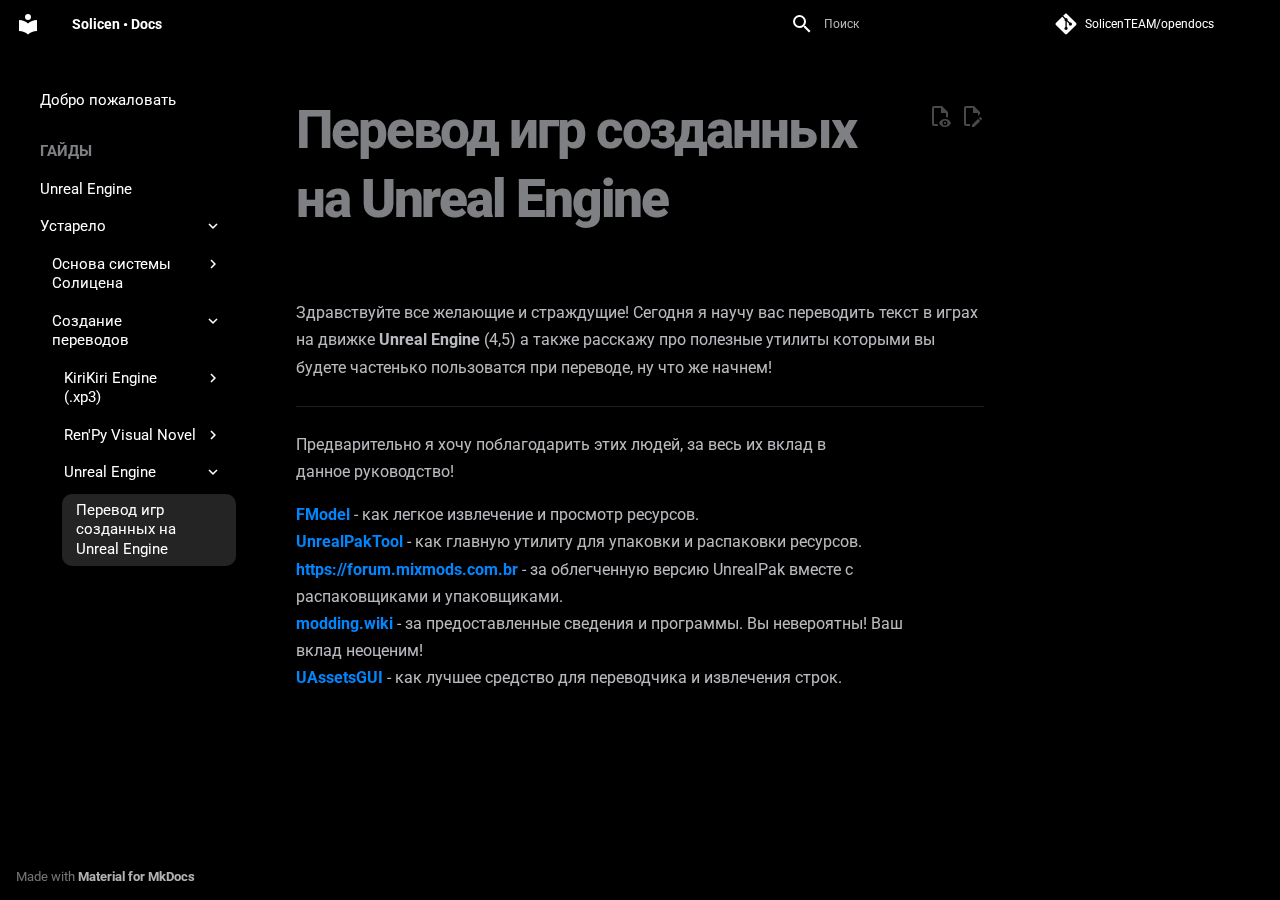
<file: Translation/unrealengine/index.html>
<!doctype html>
<html lang="ru" class="no-js">
  <head>
    
      <meta charset="utf-8">
      <meta name="viewport" content="width=device-width,initial-scale=1">
      
      
      
      
        <link rel="prev" href="../renpy/">
      
      
      
        
      
      
      <link rel="icon" href="../../assets/images/favicon.png">
      <meta name="generator" content="mkdocs-1.6.1, mkdocs-material-9.7.2">
    
    
      
        <title>Перевод игр созданных на Unreal Engine - Solicen • Docs</title>
      
    
    
      <link rel="stylesheet" href="../../assets/stylesheets/main.484c7ddc.min.css">
      
        
        <link rel="stylesheet" href="../../assets/stylesheets/palette.ab4e12ef.min.css">
      
      


    
    
      
    
    
      
        
        
        <link rel="preconnect" href="https://fonts.gstatic.com" crossorigin>
        <link rel="stylesheet" href="https://fonts.googleapis.com/css?family=Roboto:300,300i,400,400i,700,700i%7CRoboto+Mono:400,400i,700,700i&display=fallback">
        <style>:root{--md-text-font:"Roboto";--md-code-font:"Roboto Mono"}</style>
      
    
    
      <link rel="stylesheet" href="../../extra.css">
    
    <script>__md_scope=new URL("../..",location),__md_hash=e=>[...e].reduce(((e,_)=>(e<<5)-e+_.charCodeAt(0)),0),__md_get=(e,_=localStorage,t=__md_scope)=>JSON.parse(_.getItem(t.pathname+"."+e)),__md_set=(e,_,t=localStorage,a=__md_scope)=>{try{t.setItem(a.pathname+"."+e,JSON.stringify(_))}catch(e){}}</script>
    
      

    
    
  </head>
  
  
    
    
    
    
    
    <body dir="ltr" data-md-color-scheme="slate" data-md-color-primary="black" data-md-color-accent="indigo">
  
    
    <input class="md-toggle" data-md-toggle="drawer" type="checkbox" id="__drawer" autocomplete="off">
    <input class="md-toggle" data-md-toggle="search" type="checkbox" id="__search" autocomplete="off">
    <label class="md-overlay" for="__drawer"></label>
    <div data-md-component="skip">
      
        
        <a href="#unreal-engine" class="md-skip">
          Перейти к содержанию
        </a>
      
    </div>
    <div data-md-component="announce">
      
    </div>
    
    
      

  

<header class="md-header md-header--shadow" data-md-component="header">
  <nav class="md-header__inner md-grid" aria-label="Верхний колонтитул">
    <a href="../.." title="Solicen • Docs" class="md-header__button md-logo" aria-label="Solicen • Docs" data-md-component="logo">
      
  
  <svg xmlns="http://www.w3.org/2000/svg" viewBox="0 0 24 24"><path d="M12 8a3 3 0 0 0 3-3 3 3 0 0 0-3-3 3 3 0 0 0-3 3 3 3 0 0 0 3 3m0 3.54C9.64 9.35 6.5 8 3 8v11c3.5 0 6.64 1.35 9 3.54 2.36-2.19 5.5-3.54 9-3.54V8c-3.5 0-6.64 1.35-9 3.54"/></svg>

    </a>
    <label class="md-header__button md-icon" for="__drawer">
      
      <svg xmlns="http://www.w3.org/2000/svg" viewBox="0 0 24 24"><path d="M3 6h18v2H3zm0 5h18v2H3zm0 5h18v2H3z"/></svg>
    </label>
    <div class="md-header__title" data-md-component="header-title">
      <div class="md-header__ellipsis">
        <div class="md-header__topic">
          <span class="md-ellipsis">
            Solicen • Docs
          </span>
        </div>
        <div class="md-header__topic" data-md-component="header-topic">
          <span class="md-ellipsis">
            
              Перевод игр созданных на Unreal Engine
            
          </span>
        </div>
      </div>
    </div>
    
      
    
    
    
    
      
      
        <label class="md-header__button md-icon" for="__search">
          
          <svg xmlns="http://www.w3.org/2000/svg" viewBox="0 0 24 24"><path d="M9.5 3A6.5 6.5 0 0 1 16 9.5c0 1.61-.59 3.09-1.56 4.23l.27.27h.79l5 5-1.5 1.5-5-5v-.79l-.27-.27A6.52 6.52 0 0 1 9.5 16 6.5 6.5 0 0 1 3 9.5 6.5 6.5 0 0 1 9.5 3m0 2C7 5 5 7 5 9.5S7 14 9.5 14 14 12 14 9.5 12 5 9.5 5"/></svg>
        </label>
        <div class="md-search" data-md-component="search" role="dialog">
  <label class="md-search__overlay" for="__search"></label>
  <div class="md-search__inner" role="search">
    <form class="md-search__form" name="search">
      <input type="text" class="md-search__input" name="query" aria-label="Поиск" placeholder="Поиск" autocapitalize="off" autocorrect="off" autocomplete="off" spellcheck="false" data-md-component="search-query" required>
      <label class="md-search__icon md-icon" for="__search">
        
        <svg xmlns="http://www.w3.org/2000/svg" viewBox="0 0 24 24"><path d="M9.5 3A6.5 6.5 0 0 1 16 9.5c0 1.61-.59 3.09-1.56 4.23l.27.27h.79l5 5-1.5 1.5-5-5v-.79l-.27-.27A6.52 6.52 0 0 1 9.5 16 6.5 6.5 0 0 1 3 9.5 6.5 6.5 0 0 1 9.5 3m0 2C7 5 5 7 5 9.5S7 14 9.5 14 14 12 14 9.5 12 5 9.5 5"/></svg>
        
        <svg xmlns="http://www.w3.org/2000/svg" viewBox="0 0 24 24"><path d="M20 11v2H8l5.5 5.5-1.42 1.42L4.16 12l7.92-7.92L13.5 5.5 8 11z"/></svg>
      </label>
      <nav class="md-search__options" aria-label="Поиск">
        
          <a href="javascript:void(0)" class="md-search__icon md-icon" title="Поделиться" aria-label="Поделиться" data-clipboard data-clipboard-text="" data-md-component="search-share" tabindex="-1">
            
            <svg xmlns="http://www.w3.org/2000/svg" viewBox="0 0 24 24"><path d="M18 16.08c-.76 0-1.44.3-1.96.77L8.91 12.7c.05-.23.09-.46.09-.7s-.04-.47-.09-.7l7.05-4.11c.54.5 1.25.81 2.04.81a3 3 0 0 0 3-3 3 3 0 0 0-3-3 3 3 0 0 0-3 3c0 .24.04.47.09.7L8.04 9.81C7.5 9.31 6.79 9 6 9a3 3 0 0 0-3 3 3 3 0 0 0 3 3c.79 0 1.5-.31 2.04-.81l7.12 4.15c-.05.21-.08.43-.08.66 0 1.61 1.31 2.91 2.92 2.91s2.92-1.3 2.92-2.91A2.92 2.92 0 0 0 18 16.08"/></svg>
          </a>
        
        <button type="reset" class="md-search__icon md-icon" title="Очистить" aria-label="Очистить" tabindex="-1">
          
          <svg xmlns="http://www.w3.org/2000/svg" viewBox="0 0 24 24"><path d="M19 6.41 17.59 5 12 10.59 6.41 5 5 6.41 10.59 12 5 17.59 6.41 19 12 13.41 17.59 19 19 17.59 13.41 12z"/></svg>
        </button>
      </nav>
      
        <div class="md-search__suggest" data-md-component="search-suggest"></div>
      
    </form>
    <div class="md-search__output">
      <div class="md-search__scrollwrap" tabindex="0" data-md-scrollfix>
        <div class="md-search-result" data-md-component="search-result">
          <div class="md-search-result__meta">
            Инициализация поиска
          </div>
          <ol class="md-search-result__list" role="presentation"></ol>
        </div>
      </div>
    </div>
  </div>
</div>
      
    
    
      <div class="md-header__source">
        <a href="https://github.com/SolicenTEAM/opendocs" title="Перейти к репозиторию" class="md-source" data-md-component="source">
  <div class="md-source__icon md-icon">
    
    <svg xmlns="http://www.w3.org/2000/svg" viewBox="0 0 448 512"><!--! Font Awesome Free 7.1.0 by @fontawesome - https://fontawesome.com License - https://fontawesome.com/license/free (Icons: CC BY 4.0, Fonts: SIL OFL 1.1, Code: MIT License) Copyright 2025 Fonticons, Inc.--><path d="M439.6 236.1 244 40.5c-5.4-5.5-12.8-8.5-20.4-8.5s-15 3-20.4 8.4L162.5 81l51.5 51.5c27.1-9.1 52.7 16.8 43.4 43.7l49.7 49.7c34.2-11.8 61.2 31 35.5 56.7-26.5 26.5-70.2-2.9-56-37.3L240.3 199v121.9c25.3 12.5 22.3 41.8 9.1 55-6.4 6.4-15.2 10.1-24.3 10.1s-17.8-3.6-24.3-10.1c-17.6-17.6-11.1-46.9 11.2-56v-123c-20.8-8.5-24.6-30.7-18.6-45L142.6 101 8.5 235.1C3 240.6 0 247.9 0 255.5s3 15 8.5 20.4l195.6 195.7c5.4 5.4 12.7 8.4 20.4 8.4s15-3 20.4-8.4l194.7-194.7c5.4-5.4 8.4-12.8 8.4-20.4s-3-15-8.4-20.4"/></svg>
  </div>
  <div class="md-source__repository">
    SolicenTEAM/opendocs
  </div>
</a>
      </div>
    
  </nav>
  
</header>
    
    <div class="md-container" data-md-component="container">
      
      
        
          
        
      
      <main class="md-main" data-md-component="main">
        <div class="md-main__inner md-grid">
          
            
              
              <div class="md-sidebar md-sidebar--primary" data-md-component="sidebar" data-md-type="navigation" >
                <div class="md-sidebar__scrollwrap">
                  <div class="md-sidebar__inner">
                    



<nav class="md-nav md-nav--primary" aria-label="Навигация" data-md-level="0">
  <label class="md-nav__title" for="__drawer">
    <a href="../.." title="Solicen • Docs" class="md-nav__button md-logo" aria-label="Solicen • Docs" data-md-component="logo">
      
  
  <svg xmlns="http://www.w3.org/2000/svg" viewBox="0 0 24 24"><path d="M12 8a3 3 0 0 0 3-3 3 3 0 0 0-3-3 3 3 0 0 0-3 3 3 3 0 0 0 3 3m0 3.54C9.64 9.35 6.5 8 3 8v11c3.5 0 6.64 1.35 9 3.54 2.36-2.19 5.5-3.54 9-3.54V8c-3.5 0-6.64 1.35-9 3.54"/></svg>

    </a>
    Solicen • Docs
  </label>
  
    <div class="md-nav__source">
      <a href="https://github.com/SolicenTEAM/opendocs" title="Перейти к репозиторию" class="md-source" data-md-component="source">
  <div class="md-source__icon md-icon">
    
    <svg xmlns="http://www.w3.org/2000/svg" viewBox="0 0 448 512"><!--! Font Awesome Free 7.1.0 by @fontawesome - https://fontawesome.com License - https://fontawesome.com/license/free (Icons: CC BY 4.0, Fonts: SIL OFL 1.1, Code: MIT License) Copyright 2025 Fonticons, Inc.--><path d="M439.6 236.1 244 40.5c-5.4-5.5-12.8-8.5-20.4-8.5s-15 3-20.4 8.4L162.5 81l51.5 51.5c27.1-9.1 52.7 16.8 43.4 43.7l49.7 49.7c34.2-11.8 61.2 31 35.5 56.7-26.5 26.5-70.2-2.9-56-37.3L240.3 199v121.9c25.3 12.5 22.3 41.8 9.1 55-6.4 6.4-15.2 10.1-24.3 10.1s-17.8-3.6-24.3-10.1c-17.6-17.6-11.1-46.9 11.2-56v-123c-20.8-8.5-24.6-30.7-18.6-45L142.6 101 8.5 235.1C3 240.6 0 247.9 0 255.5s3 15 8.5 20.4l195.6 195.7c5.4 5.4 12.7 8.4 20.4 8.4s15-3 20.4-8.4l194.7-194.7c5.4-5.4 8.4-12.8 8.4-20.4s-3-15-8.4-20.4"/></svg>
  </div>
  <div class="md-source__repository">
    SolicenTEAM/opendocs
  </div>
</a>
    </div>
  
  <ul class="md-nav__list" data-md-scrollfix>
    
      
      
  
  
  
  
    <li class="md-nav__item">
      <a href="../.." class="md-nav__link">
        
  
  
  <span class="md-ellipsis">
    
  
    Добро пожаловать
  

    
  </span>
  
  

      </a>
    </li>
  

    
      
      
  
  
    
  
  
  
    
    
      
        
      
        
      
    
    
    
      
        
        
      
    
    
      
    
    <li class="md-nav__item md-nav__item--active md-nav__item--section md-nav__item--nested">
      
        
        
        <input class="md-nav__toggle md-toggle " type="checkbox" id="__nav_2" checked>
        
          
          <label class="md-nav__link" for="__nav_2" id="__nav_2_label" tabindex="">
            
  
  
  <span class="md-ellipsis">
    
  
    ГАЙДЫ
  

    
  </span>
  
  

            <span class="md-nav__icon md-icon"></span>
          </label>
        
        <nav class="md-nav" data-md-level="1" aria-labelledby="__nav_2_label" aria-expanded="true">
          <label class="md-nav__title" for="__nav_2">
            <span class="md-nav__icon md-icon"></span>
            
  
    ГАЙДЫ
  

          </label>
          <ul class="md-nav__list" data-md-scrollfix>
            
              
                
  
  
  
  
    <li class="md-nav__item">
      <a href="../../guides/unreal%20engine/" class="md-nav__link">
        
  
  
  <span class="md-ellipsis">
    
  
    Unreal Engine
  

    
  </span>
  
  

      </a>
    </li>
  

              
            
              
                
  
  
    
  
  
  
    
    
      
        
      
        
      
    
    
    
      
    
    
      
    
    <li class="md-nav__item md-nav__item--active md-nav__item--nested">
      
        
        
        <input class="md-nav__toggle md-toggle " type="checkbox" id="__nav_2_2" checked>
        
          
          <label class="md-nav__link" for="__nav_2_2" id="__nav_2_2_label" tabindex="0">
            
  
  
  <span class="md-ellipsis">
    
  
    Устарело
  

    
  </span>
  
  

            <span class="md-nav__icon md-icon"></span>
          </label>
        
        <nav class="md-nav" data-md-level="2" aria-labelledby="__nav_2_2_label" aria-expanded="true">
          <label class="md-nav__title" for="__nav_2_2">
            <span class="md-nav__icon md-icon"></span>
            
  
    Устарело
  

          </label>
          <ul class="md-nav__list" data-md-scrollfix>
            
              
                
  
  
  
  
    
    
      
        
      
        
      
    
    
    
      
    
    
      
        
        
      
    
    <li class="md-nav__item md-nav__item--pruned md-nav__item--nested">
      
        
  
  
  
    
  
  
  
    <a href="../../Solicen/SUI/WhatIsSUI/" class="md-nav__link">
      
  
  
  <span class="md-ellipsis">
    
  
    Основа системы Солицена
  

    
  </span>
  
  

      
        <span class="md-nav__icon md-icon"></span>
      
    </a>
  

  

      
    </li>
  

              
            
              
                
  
  
    
  
  
  
    
    
      
        
      
        
      
        
      
    
    
    
      
    
    
      
    
    <li class="md-nav__item md-nav__item--active md-nav__item--nested">
      
        
        
        <input class="md-nav__toggle md-toggle " type="checkbox" id="__nav_2_2_2" checked>
        
          
          <label class="md-nav__link" for="__nav_2_2_2" id="__nav_2_2_2_label" tabindex="0">
            
  
  
  <span class="md-ellipsis">
    
  
    Создание переводов
  

    
  </span>
  
  

            <span class="md-nav__icon md-icon"></span>
          </label>
        
        <nav class="md-nav" data-md-level="3" aria-labelledby="__nav_2_2_2_label" aria-expanded="true">
          <label class="md-nav__title" for="__nav_2_2_2">
            <span class="md-nav__icon md-icon"></span>
            
  
    Создание переводов
  

          </label>
          <ul class="md-nav__list" data-md-scrollfix>
            
              
                
  
  
  
  
    
    
      
        
      
    
    
    
      
    
    
      
        
        
      
    
    <li class="md-nav__item md-nav__item--pruned md-nav__item--nested">
      
        
  
  
  
    <a href="../kirikiri/" class="md-nav__link">
      
  
  
  <span class="md-ellipsis">
    
  
    KiriKiri Engine (.xp3)
  

    
  </span>
  
  

      
        <span class="md-nav__icon md-icon"></span>
      
    </a>
  

      
    </li>
  

              
            
              
                
  
  
  
  
    
    
      
        
      
    
    
    
      
    
    
      
        
        
      
    
    <li class="md-nav__item md-nav__item--pruned md-nav__item--nested">
      
        
  
  
  
    <a href="../renpy/" class="md-nav__link">
      
  
  
  <span class="md-ellipsis">
    
  
    Ren'Py Visual Novel
  

    
  </span>
  
  

      
        <span class="md-nav__icon md-icon"></span>
      
    </a>
  

      
    </li>
  

              
            
              
                
  
  
    
  
  
  
    
    
      
        
      
    
    
    
      
    
    
      
    
    <li class="md-nav__item md-nav__item--active md-nav__item--nested">
      
        
        
        <input class="md-nav__toggle md-toggle " type="checkbox" id="__nav_2_2_2_3" checked>
        
          
          <label class="md-nav__link" for="__nav_2_2_2_3" id="__nav_2_2_2_3_label" tabindex="0">
            
  
  
  <span class="md-ellipsis">
    
  
    Unreal Engine
  

    
  </span>
  
  

            <span class="md-nav__icon md-icon"></span>
          </label>
        
        <nav class="md-nav" data-md-level="4" aria-labelledby="__nav_2_2_2_3_label" aria-expanded="true">
          <label class="md-nav__title" for="__nav_2_2_2_3">
            <span class="md-nav__icon md-icon"></span>
            
  
    Unreal Engine
  

          </label>
          <ul class="md-nav__list" data-md-scrollfix>
            
              
                
  
  
    
  
  
  
    <li class="md-nav__item md-nav__item--active">
      
      <input class="md-nav__toggle md-toggle" type="checkbox" id="__toc">
      
      
        
      
      
      <a href="./" class="md-nav__link md-nav__link--active">
        
  
  
  <span class="md-ellipsis">
    
  
    Перевод игр созданных на Unreal Engine
  

    
  </span>
  
  

      </a>
      
    </li>
  

              
            
          </ul>
        </nav>
      
    </li>
  

              
            
          </ul>
        </nav>
      
    </li>
  

              
            
          </ul>
        </nav>
      
    </li>
  

              
            
          </ul>
        </nav>
      
    </li>
  

    
  </ul>
</nav>
                  </div>
                </div>
              </div>
            
            
              
              <div class="md-sidebar md-sidebar--secondary" data-md-component="sidebar" data-md-type="toc" >
                <div class="md-sidebar__scrollwrap">
                  <div class="md-sidebar__inner">
                    

<nav class="md-nav md-nav--secondary" aria-label="Содержание">
  
  
  
    
  
  
</nav>
                  </div>
                </div>
              </div>
            
          
          
            <div class="md-content" data-md-component="content">
              
                



  


  <nav class="md-path" aria-label="Навигация" >
    <ol class="md-path__list">
      
        
  
  
    <li class="md-path__item">
      <a href="../.." class="md-path__link">
        
  <span class="md-ellipsis">
    Добро пожаловать
  </span>

      </a>
    </li>
  

      
      
        
  
  
    
    
      <li class="md-path__item">
        <a href="../../guides/unreal%20engine/" class="md-path__link">
          
  <span class="md-ellipsis">
    ГАЙДЫ
  </span>

        </a>
      </li>
    
  

      
        
  
  
    
    
      
  
  
    
    
      
  
  
    
    
      <li class="md-path__item">
        <a href="../../Solicen/SUI/WhatIsSUI/" class="md-path__link">
          
  <span class="md-ellipsis">
    Устарело
  </span>

        </a>
      </li>
    
  

    
  

    
  

      
        
  
  
    
    
      
  
  
    
    
      <li class="md-path__item">
        <a href="../kirikiri/" class="md-path__link">
          
  <span class="md-ellipsis">
    Создание переводов
  </span>

        </a>
      </li>
    
  

    
  

      
        
  
  
    
    
      <li class="md-path__item">
        <a href="./" class="md-path__link">
          
  <span class="md-ellipsis">
    Unreal Engine
  </span>

        </a>
      </li>
    
  

      
    </ol>
  </nav>

              
              <article class="md-content__inner md-typeset">
                
                  


  
    <a href="https://github.com/SolicenTEAM/opendocs/edit/main/docs/Translation/unrealengine.md" title="Редактировать страницу" class="md-content__button md-icon" rel="edit">
      
      <svg xmlns="http://www.w3.org/2000/svg" viewBox="0 0 24 24"><path d="M10 20H6V4h7v5h5v3.1l2-2V8l-6-6H6c-1.1 0-2 .9-2 2v16c0 1.1.9 2 2 2h4zm10.2-7c.1 0 .3.1.4.2l1.3 1.3c.2.2.2.6 0 .8l-1 1-2.1-2.1 1-1c.1-.1.2-.2.4-.2m0 3.9L14.1 23H12v-2.1l6.1-6.1z"/></svg>
    </a>
  
  
    
      
    
    <a href="https://github.com/SolicenTEAM/opendocs/raw/main/docs/Translation/unrealengine.md" title="Посмотреть исходный код страницы" class="md-content__button md-icon">
      
      <svg xmlns="http://www.w3.org/2000/svg" viewBox="0 0 24 24"><path d="M17 18c.56 0 1 .44 1 1s-.44 1-1 1-1-.44-1-1 .44-1 1-1m0-3c-2.73 0-5.06 1.66-6 4 .94 2.34 3.27 4 6 4s5.06-1.66 6-4c-.94-2.34-3.27-4-6-4m0 6.5a2.5 2.5 0 0 1-2.5-2.5 2.5 2.5 0 0 1 2.5-2.5 2.5 2.5 0 0 1 2.5 2.5 2.5 2.5 0 0 1-2.5 2.5M9.27 20H6V4h7v5h5v4.07c.7.08 1.36.25 2 .49V8l-6-6H6a2 2 0 0 0-2 2v16a2 2 0 0 0 2 2h4.5a8.2 8.2 0 0 1-1.23-2"/></svg>
    </a>
  


<h1 id="unreal-engine">Перевод игр созданных на <strong>Unreal Engine</strong></h1>
<p>Здравствуйте все желающие и страждущие! Сегодня я научу вас переводить текст в играх на движке <strong>Unreal Engine</strong> (4,5) а также расскажу про полезные утилиты которыми вы будете частенько пользоватся при переводе, ну что же начнем! </p>
<hr />
<p>Предварительно я хочу поблагодарить этих людей, за весь их вклад в данное руководство!</p>
<p><a href="https://github.com/4sval/FModel">FModel</a> - как легкое извлечение и просмотр ресурсов. <br>
<a href="https://github.com/allcoolthingsatoneplace/UnrealPakTool">UnrealPakTool</a> - как главную утилиту для упаковки и распаковки ресурсов. <br>
<a href="https://forum.mixmods.com.br/f50-utilidades/t7186-gta-de-unrealpak-extrator-e-criador-de-pak">https://forum.mixmods.com.br</a> - за облегченную версию UnrealPak вместе с распаковщиками и упаковщиками. <br>
<a href="https://modding.wiki/en/hogwartslegacy/developers/localisation">modding.wiki</a> - за предоставленные сведения и программы. Вы невероятны! Ваш вклад неоценим! <br>
<a href="https://github.com/atenfyr/UAssetGUI">UAssetsGUI</a> - как лучшее средство для переводчика и извлечения строк.</p>












                
              </article>
            </div>
          
          
  <script>var tabs=__md_get("__tabs");if(Array.isArray(tabs))e:for(var set of document.querySelectorAll(".tabbed-set")){var labels=set.querySelector(".tabbed-labels");for(var tab of tabs)for(var label of labels.getElementsByTagName("label"))if(label.innerText.trim()===tab){var input=document.getElementById(label.htmlFor);input.checked=!0;continue e}}</script>

<script>var target=document.getElementById(location.hash.slice(1));target&&target.name&&(target.checked=target.name.startsWith("__tabbed_"))</script>
        </div>
        
          <button type="button" class="md-top md-icon" data-md-component="top" hidden>
  
  <svg xmlns="http://www.w3.org/2000/svg" viewBox="0 0 24 24"><path d="M13 20h-2V8l-5.5 5.5-1.42-1.42L12 4.16l7.92 7.92-1.42 1.42L13 8z"/></svg>
  К началу
</button>
        
      </main>
      
        <footer class="md-footer">
  
  <div class="md-footer-meta md-typeset">
    <div class="md-footer-meta__inner md-grid">
      <div class="md-copyright">
  
  
    Made with
    <a href="https://squidfunk.github.io/mkdocs-material/" target="_blank" rel="noopener">
      Material for MkDocs
    </a>
  
</div>
      
    </div>
  </div>
</footer>
      
    </div>
    <div class="md-dialog" data-md-component="dialog">
      <div class="md-dialog__inner md-typeset"></div>
    </div>
    
      <div class="md-progress" data-md-component="progress" role="progressbar"></div>
    
    
    
      
      
      <script id="__config" type="application/json">{"annotate": null, "base": "../..", "features": ["navigation.indexes", "navigation.path", "navigation.sections", "navigation.top", "navigation.tracking", "navigation.expand", "navigation.prune", "navigation.instant.progress", "header.autohide", "toc.follow", "search.suggest", "search.share", "search.highlight", "content.tabs.link", "content.code.annotate", "content.tooltips", "content.code.copy", "content.code.select", "content.action.edit", "content.action.view"], "search": "../../assets/javascripts/workers/search.2c215733.min.js", "tags": null, "translations": {"clipboard.copied": "\u0421\u043a\u043e\u043f\u0438\u0440\u043e\u0432\u0430\u043d\u043e \u0432 \u0431\u0443\u0444\u0435\u0440", "clipboard.copy": "\u041a\u043e\u043f\u0438\u0440\u043e\u0432\u0430\u0442\u044c \u0432 \u0431\u0443\u0444\u0435\u0440", "search.result.more.one": "\u0415\u0449\u0451 1 \u043d\u0430 \u044d\u0442\u043e\u0439 \u0441\u0442\u0440\u0430\u043d\u0438\u0446\u0435", "search.result.more.other": "\u0415\u0449\u0451 # \u043d\u0430 \u044d\u0442\u043e\u0439 \u0441\u0442\u0440\u0430\u043d\u0438\u0446\u0435", "search.result.none": "\u0421\u043e\u0432\u043f\u0430\u0434\u0435\u043d\u0438\u0439 \u043d\u0435 \u043d\u0430\u0439\u0434\u0435\u043d\u043e", "search.result.one": "\u041d\u0430\u0439\u0434\u0435\u043d\u043e 1 \u0441\u043e\u0432\u043f\u0430\u0434\u0435\u043d\u0438\u0435", "search.result.other": "\u041d\u0430\u0439\u0434\u0435\u043d\u043e \u0441\u043e\u0432\u043f\u0430\u0434\u0435\u043d\u0438\u0439: #", "search.result.placeholder": "\u041d\u0430\u0447\u043d\u0438\u0442\u0435 \u043f\u0435\u0447\u0430\u0442\u0430\u0442\u044c \u0434\u043b\u044f \u043f\u043e\u0438\u0441\u043a\u0430", "search.result.term.missing": "\u041e\u0442\u0441\u0443\u0442\u0441\u0442\u0432\u0443\u0435\u0442", "select.version": "\u0412\u044b\u0431\u0435\u0440\u0438\u0442\u0435 \u0432\u0435\u0440\u0441\u0438\u044e"}, "version": null}</script>
    
    
      <script src="../../assets/javascripts/bundle.79ae519e.min.js"></script>
      
    
  </body>
</html>
</file>
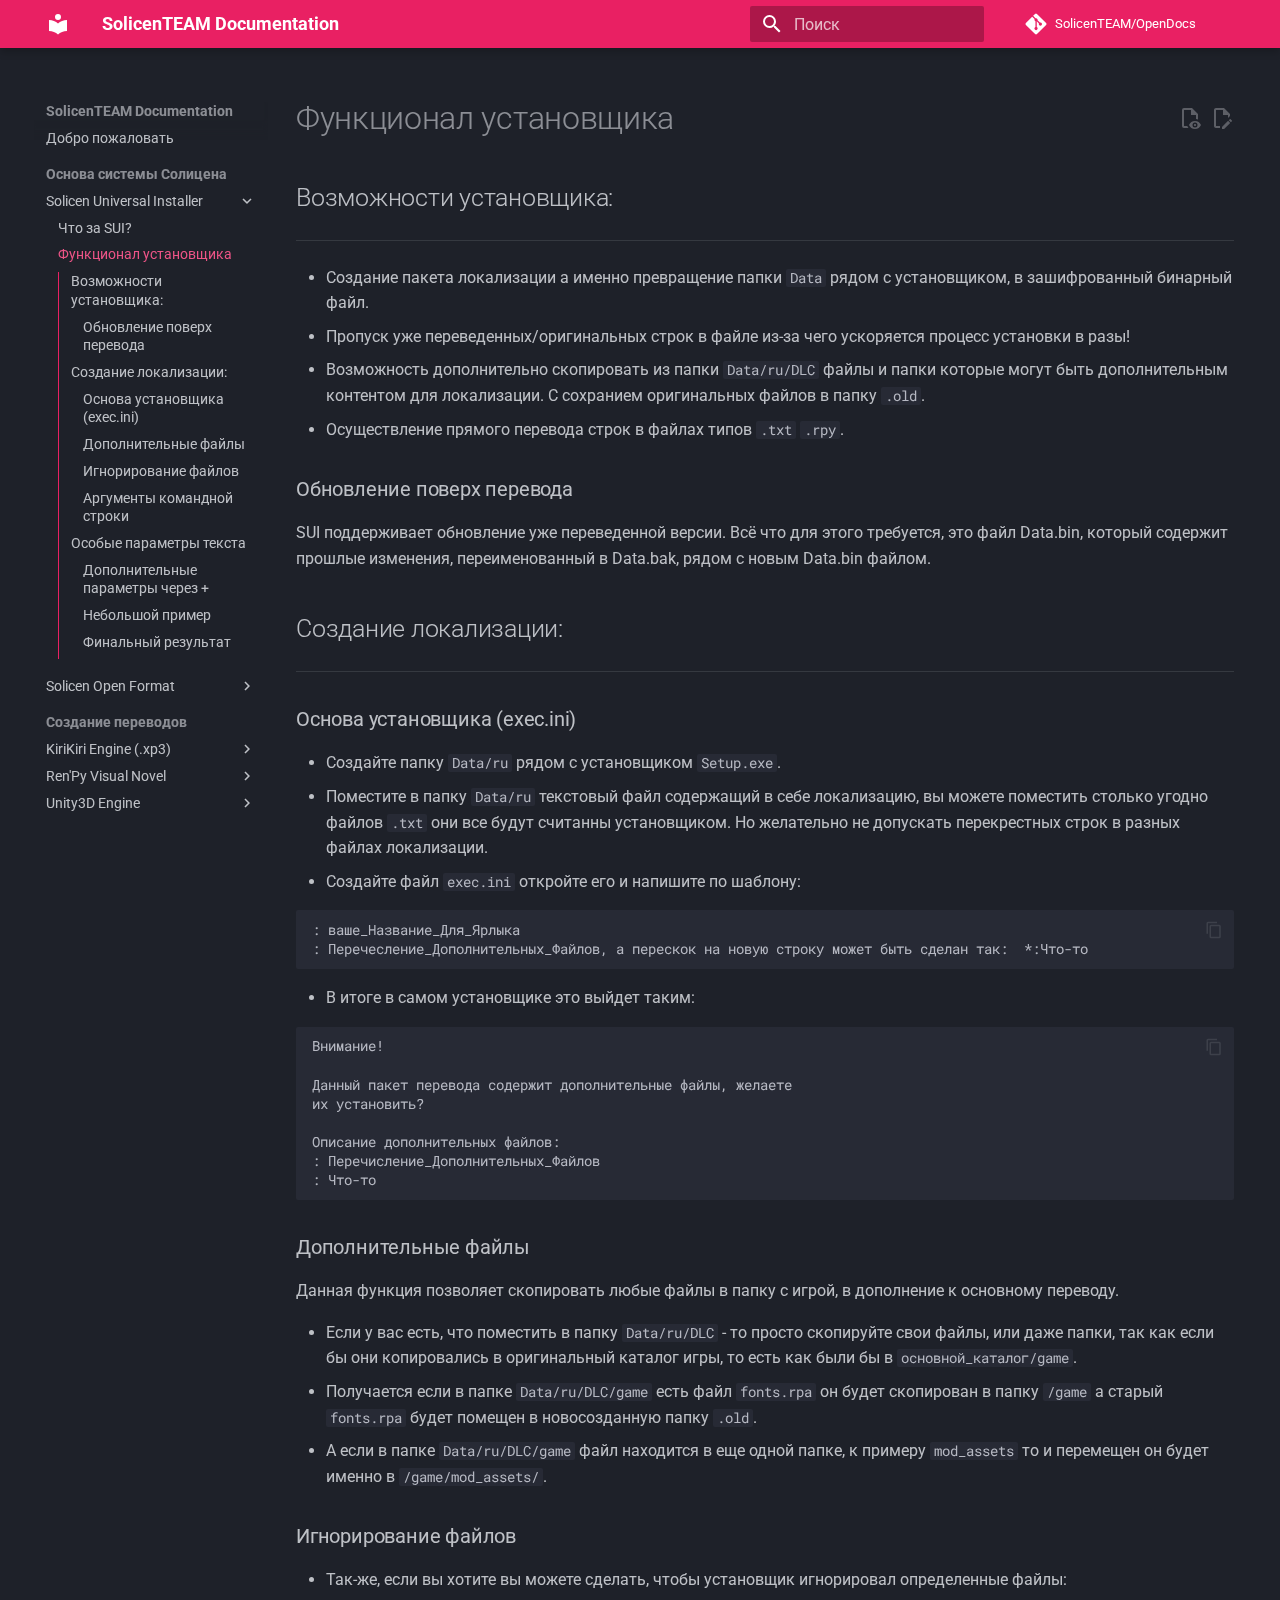
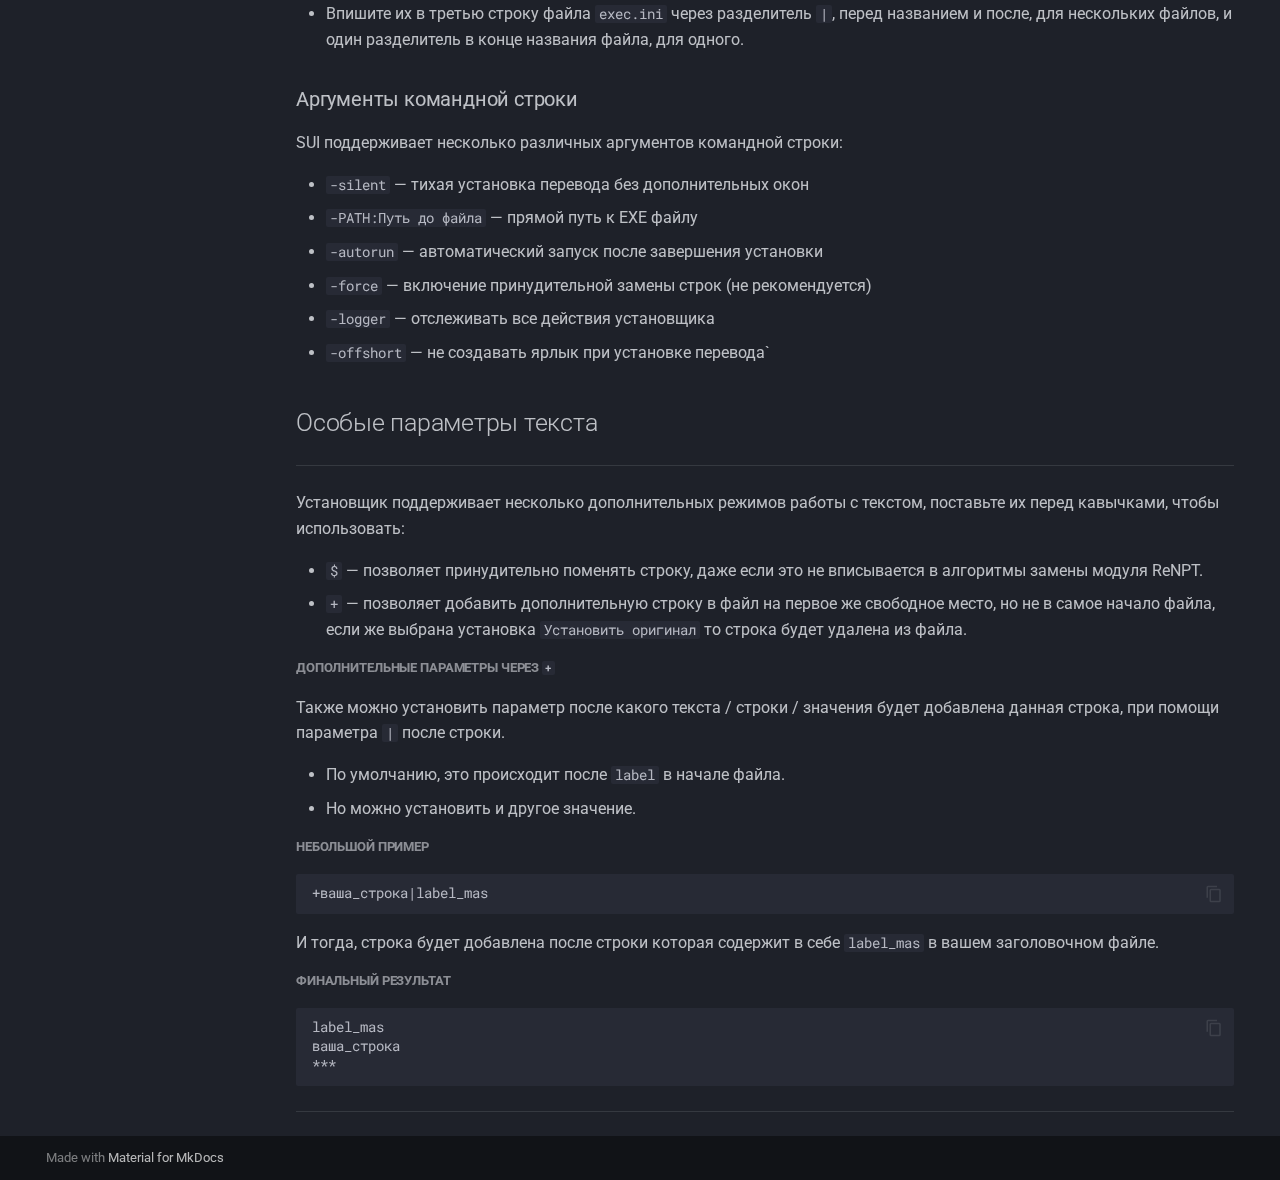
<file: Solicen/SUI/Functional/index.html>
<!doctype html>
<html lang="ru" class="no-js">
  <head>
    
      <meta charset="utf-8">
      <meta name="viewport" content="width=device-width,initial-scale=1">
      
      
      
      
        <link rel="prev" href="../WhatIsSUI/">
      
      
        <link rel="next" href="../../SOFFormat/">
      
      
      <link rel="icon" href="../../../assets/images/favicon.png">
      <meta name="generator" content="mkdocs-1.5.3, mkdocs-material-9.5.17">
    
    
      
        <title>Функционал установщика - SolicenTEAM Documentation</title>
      
    
    
      <link rel="stylesheet" href="../../../assets/stylesheets/main.bcfcd587.min.css">
      
        
        <link rel="stylesheet" href="../../../assets/stylesheets/palette.06af60db.min.css">
      
      


    
    
      
    
    
      
        
        
        <link rel="preconnect" href="https://fonts.gstatic.com" crossorigin>
        <link rel="stylesheet" href="https://fonts.googleapis.com/css?family=Roboto:300,300i,400,400i,700,700i%7CRoboto+Mono:400,400i,700,700i&display=fallback">
        <style>:root{--md-text-font:"Roboto";--md-code-font:"Roboto Mono"}</style>
      
    
    
    <script>__md_scope=new URL("../../..",location),__md_hash=e=>[...e].reduce((e,_)=>(e<<5)-e+_.charCodeAt(0),0),__md_get=(e,_=localStorage,t=__md_scope)=>JSON.parse(_.getItem(t.pathname+"."+e)),__md_set=(e,_,t=localStorage,a=__md_scope)=>{try{t.setItem(a.pathname+"."+e,JSON.stringify(_))}catch(e){}}</script>
    
      

    
    
    
  </head>
  
  
    
    
      
    
    
    
    
    <body dir="ltr" data-md-color-scheme="slate" data-md-color-primary="pink" data-md-color-accent="indigo">
  
    
    <input class="md-toggle" data-md-toggle="drawer" type="checkbox" id="__drawer" autocomplete="off">
    <input class="md-toggle" data-md-toggle="search" type="checkbox" id="__search" autocomplete="off">
    <label class="md-overlay" for="__drawer"></label>
    <div data-md-component="skip">
      
        
        <a href="#_1" class="md-skip">
          Перейти к содержанию
        </a>
      
    </div>
    <div data-md-component="announce">
      
    </div>
    
    
      

  

<header class="md-header md-header--shadow" data-md-component="header">
  <nav class="md-header__inner md-grid" aria-label="Верхний колонтитул">
    <a href="../../.." title="SolicenTEAM Documentation" class="md-header__button md-logo" aria-label="SolicenTEAM Documentation" data-md-component="logo">
      
  
  <svg xmlns="http://www.w3.org/2000/svg" viewBox="0 0 24 24"><path d="M12 8a3 3 0 0 0 3-3 3 3 0 0 0-3-3 3 3 0 0 0-3 3 3 3 0 0 0 3 3m0 3.54C9.64 9.35 6.5 8 3 8v11c3.5 0 6.64 1.35 9 3.54 2.36-2.19 5.5-3.54 9-3.54V8c-3.5 0-6.64 1.35-9 3.54Z"/></svg>

    </a>
    <label class="md-header__button md-icon" for="__drawer">
      
      <svg xmlns="http://www.w3.org/2000/svg" viewBox="0 0 24 24"><path d="M3 6h18v2H3V6m0 5h18v2H3v-2m0 5h18v2H3v-2Z"/></svg>
    </label>
    <div class="md-header__title" data-md-component="header-title">
      <div class="md-header__ellipsis">
        <div class="md-header__topic">
          <span class="md-ellipsis">
            SolicenTEAM Documentation
          </span>
        </div>
        <div class="md-header__topic" data-md-component="header-topic">
          <span class="md-ellipsis">
            
              Функционал установщика
            
          </span>
        </div>
      </div>
    </div>
    
      
        <form class="md-header__option" data-md-component="palette">
  
    
    
    
    <input class="md-option" data-md-color-media="" data-md-color-scheme="slate" data-md-color-primary="pink" data-md-color-accent="indigo"  aria-hidden="true"  type="radio" name="__palette" id="__palette_0">
    
  
</form>
      
    
    
      <script>var media,input,key,value,palette=__md_get("__palette");if(palette&&palette.color){"(prefers-color-scheme)"===palette.color.media&&(media=matchMedia("(prefers-color-scheme: light)"),input=document.querySelector(media.matches?"[data-md-color-media='(prefers-color-scheme: light)']":"[data-md-color-media='(prefers-color-scheme: dark)']"),palette.color.media=input.getAttribute("data-md-color-media"),palette.color.scheme=input.getAttribute("data-md-color-scheme"),palette.color.primary=input.getAttribute("data-md-color-primary"),palette.color.accent=input.getAttribute("data-md-color-accent"));for([key,value]of Object.entries(palette.color))document.body.setAttribute("data-md-color-"+key,value)}</script>
    
    
    
      <label class="md-header__button md-icon" for="__search">
        
        <svg xmlns="http://www.w3.org/2000/svg" viewBox="0 0 24 24"><path d="M9.5 3A6.5 6.5 0 0 1 16 9.5c0 1.61-.59 3.09-1.56 4.23l.27.27h.79l5 5-1.5 1.5-5-5v-.79l-.27-.27A6.516 6.516 0 0 1 9.5 16 6.5 6.5 0 0 1 3 9.5 6.5 6.5 0 0 1 9.5 3m0 2C7 5 5 7 5 9.5S7 14 9.5 14 14 12 14 9.5 12 5 9.5 5Z"/></svg>
      </label>
      <div class="md-search" data-md-component="search" role="dialog">
  <label class="md-search__overlay" for="__search"></label>
  <div class="md-search__inner" role="search">
    <form class="md-search__form" name="search">
      <input type="text" class="md-search__input" name="query" aria-label="Поиск" placeholder="Поиск" autocapitalize="off" autocorrect="off" autocomplete="off" spellcheck="false" data-md-component="search-query" required>
      <label class="md-search__icon md-icon" for="__search">
        
        <svg xmlns="http://www.w3.org/2000/svg" viewBox="0 0 24 24"><path d="M9.5 3A6.5 6.5 0 0 1 16 9.5c0 1.61-.59 3.09-1.56 4.23l.27.27h.79l5 5-1.5 1.5-5-5v-.79l-.27-.27A6.516 6.516 0 0 1 9.5 16 6.5 6.5 0 0 1 3 9.5 6.5 6.5 0 0 1 9.5 3m0 2C7 5 5 7 5 9.5S7 14 9.5 14 14 12 14 9.5 12 5 9.5 5Z"/></svg>
        
        <svg xmlns="http://www.w3.org/2000/svg" viewBox="0 0 24 24"><path d="M20 11v2H8l5.5 5.5-1.42 1.42L4.16 12l7.92-7.92L13.5 5.5 8 11h12Z"/></svg>
      </label>
      <nav class="md-search__options" aria-label="Поиск">
        
        <button type="reset" class="md-search__icon md-icon" title="Очистить" aria-label="Очистить" tabindex="-1">
          
          <svg xmlns="http://www.w3.org/2000/svg" viewBox="0 0 24 24"><path d="M19 6.41 17.59 5 12 10.59 6.41 5 5 6.41 10.59 12 5 17.59 6.41 19 12 13.41 17.59 19 19 17.59 13.41 12 19 6.41Z"/></svg>
        </button>
      </nav>
      
        <div class="md-search__suggest" data-md-component="search-suggest"></div>
      
    </form>
    <div class="md-search__output">
      <div class="md-search__scrollwrap" data-md-scrollfix>
        <div class="md-search-result" data-md-component="search-result">
          <div class="md-search-result__meta">
            Инициализация поиска
          </div>
          <ol class="md-search-result__list" role="presentation"></ol>
        </div>
      </div>
    </div>
  </div>
</div>
    
    
      <div class="md-header__source">
        <a href="https://github.com/SolicenTEAM/OpenDocs" title="Перейти к репозиторию" class="md-source" data-md-component="source">
  <div class="md-source__icon md-icon">
    
    <svg xmlns="http://www.w3.org/2000/svg" viewBox="0 0 448 512"><!--! Font Awesome Free 6.5.1 by @fontawesome - https://fontawesome.com License - https://fontawesome.com/license/free (Icons: CC BY 4.0, Fonts: SIL OFL 1.1, Code: MIT License) Copyright 2023 Fonticons, Inc.--><path d="M439.55 236.05 244 40.45a28.87 28.87 0 0 0-40.81 0l-40.66 40.63 51.52 51.52c27.06-9.14 52.68 16.77 43.39 43.68l49.66 49.66c34.23-11.8 61.18 31 35.47 56.69-26.49 26.49-70.21-2.87-56-37.34L240.22 199v121.85c25.3 12.54 22.26 41.85 9.08 55a34.34 34.34 0 0 1-48.55 0c-17.57-17.6-11.07-46.91 11.25-56v-123c-20.8-8.51-24.6-30.74-18.64-45L142.57 101 8.45 235.14a28.86 28.86 0 0 0 0 40.81l195.61 195.6a28.86 28.86 0 0 0 40.8 0l194.69-194.69a28.86 28.86 0 0 0 0-40.81z"/></svg>
  </div>
  <div class="md-source__repository">
    SolicenTEAM/OpenDocs
  </div>
</a>
      </div>
    
  </nav>
  
</header>
    
    <div class="md-container" data-md-component="container">
      
      
        
          
        
      
      <main class="md-main" data-md-component="main">
        <div class="md-main__inner md-grid">
          
            
              
              <div class="md-sidebar md-sidebar--primary" data-md-component="sidebar" data-md-type="navigation" >
                <div class="md-sidebar__scrollwrap">
                  <div class="md-sidebar__inner">
                    



  

<nav class="md-nav md-nav--primary md-nav--integrated" aria-label="Навигация" data-md-level="0">
  <label class="md-nav__title" for="__drawer">
    <a href="../../.." title="SolicenTEAM Documentation" class="md-nav__button md-logo" aria-label="SolicenTEAM Documentation" data-md-component="logo">
      
  
  <svg xmlns="http://www.w3.org/2000/svg" viewBox="0 0 24 24"><path d="M12 8a3 3 0 0 0 3-3 3 3 0 0 0-3-3 3 3 0 0 0-3 3 3 3 0 0 0 3 3m0 3.54C9.64 9.35 6.5 8 3 8v11c3.5 0 6.64 1.35 9 3.54 2.36-2.19 5.5-3.54 9-3.54V8c-3.5 0-6.64 1.35-9 3.54Z"/></svg>

    </a>
    SolicenTEAM Documentation
  </label>
  
    <div class="md-nav__source">
      <a href="https://github.com/SolicenTEAM/OpenDocs" title="Перейти к репозиторию" class="md-source" data-md-component="source">
  <div class="md-source__icon md-icon">
    
    <svg xmlns="http://www.w3.org/2000/svg" viewBox="0 0 448 512"><!--! Font Awesome Free 6.5.1 by @fontawesome - https://fontawesome.com License - https://fontawesome.com/license/free (Icons: CC BY 4.0, Fonts: SIL OFL 1.1, Code: MIT License) Copyright 2023 Fonticons, Inc.--><path d="M439.55 236.05 244 40.45a28.87 28.87 0 0 0-40.81 0l-40.66 40.63 51.52 51.52c27.06-9.14 52.68 16.77 43.39 43.68l49.66 49.66c34.23-11.8 61.18 31 35.47 56.69-26.49 26.49-70.21-2.87-56-37.34L240.22 199v121.85c25.3 12.54 22.26 41.85 9.08 55a34.34 34.34 0 0 1-48.55 0c-17.57-17.6-11.07-46.91 11.25-56v-123c-20.8-8.51-24.6-30.74-18.64-45L142.57 101 8.45 235.14a28.86 28.86 0 0 0 0 40.81l195.61 195.6a28.86 28.86 0 0 0 40.8 0l194.69-194.69a28.86 28.86 0 0 0 0-40.81z"/></svg>
  </div>
  <div class="md-source__repository">
    SolicenTEAM/OpenDocs
  </div>
</a>
    </div>
  
  <ul class="md-nav__list" data-md-scrollfix>
    
      
      
  
  
  
  
    <li class="md-nav__item">
      <a href="../../.." class="md-nav__link">
        
  
  <span class="md-ellipsis">
    Добро пожаловать
  </span>
  

      </a>
    </li>
  

    
      
      
  
  
    
  
  
  
    
    
      
        
      
        
      
    
    
      
        
        
      
    
    
      
    
    <li class="md-nav__item md-nav__item--active md-nav__item--section md-nav__item--nested">
      
        
        
        <input class="md-nav__toggle md-toggle " type="checkbox" id="__nav_2" checked>
        
          
          <label class="md-nav__link" for="__nav_2" id="__nav_2_label" tabindex="">
            
  
  <span class="md-ellipsis">
    Основа системы Солицена
  </span>
  

            <span class="md-nav__icon md-icon"></span>
          </label>
        
        <nav class="md-nav" data-md-level="1" aria-labelledby="__nav_2_label" aria-expanded="true">
          <label class="md-nav__title" for="__nav_2">
            <span class="md-nav__icon md-icon"></span>
            Основа системы Солицена
          </label>
          <ul class="md-nav__list" data-md-scrollfix>
            
              
                
  
  
    
  
  
  
    
    
      
        
      
        
      
    
    
      
    
    
      
    
    <li class="md-nav__item md-nav__item--active md-nav__item--nested">
      
        
        
        <input class="md-nav__toggle md-toggle " type="checkbox" id="__nav_2_1" checked>
        
          
          <label class="md-nav__link" for="__nav_2_1" id="__nav_2_1_label" tabindex="0">
            
  
  <span class="md-ellipsis">
    Solicen Universal Installer
  </span>
  

            <span class="md-nav__icon md-icon"></span>
          </label>
        
        <nav class="md-nav" data-md-level="2" aria-labelledby="__nav_2_1_label" aria-expanded="true">
          <label class="md-nav__title" for="__nav_2_1">
            <span class="md-nav__icon md-icon"></span>
            Solicen Universal Installer
          </label>
          <ul class="md-nav__list" data-md-scrollfix>
            
              
                
  
  
  
  
    <li class="md-nav__item">
      <a href="../WhatIsSUI/" class="md-nav__link">
        
  
  <span class="md-ellipsis">
    Что за SUI?
  </span>
  

      </a>
    </li>
  

              
            
              
                
  
  
    
  
  
  
    <li class="md-nav__item md-nav__item--active">
      
      <input class="md-nav__toggle md-toggle" type="checkbox" id="__toc">
      
      
        
      
      
        <label class="md-nav__link md-nav__link--active" for="__toc">
          
  
  <span class="md-ellipsis">
    Функционал установщика
  </span>
  

          <span class="md-nav__icon md-icon"></span>
        </label>
      
      <a href="./" class="md-nav__link md-nav__link--active">
        
  
  <span class="md-ellipsis">
    Функционал установщика
  </span>
  

      </a>
      
        

<nav class="md-nav md-nav--secondary" aria-label="Содержание">
  
  
  
    
  
  
    <label class="md-nav__title" for="__toc">
      <span class="md-nav__icon md-icon"></span>
      Содержание
    </label>
    <ul class="md-nav__list" data-md-component="toc" data-md-scrollfix>
      
        <li class="md-nav__item">
  <a href="#_2" class="md-nav__link">
    <span class="md-ellipsis">
      Возможности установщика:
    </span>
  </a>
  
    <nav class="md-nav" aria-label="Возможности установщика:">
      <ul class="md-nav__list">
        
          <li class="md-nav__item">
  <a href="#_3" class="md-nav__link">
    <span class="md-ellipsis">
      Обновление поверх перевода
    </span>
  </a>
  
</li>
        
      </ul>
    </nav>
  
</li>
      
        <li class="md-nav__item">
  <a href="#_4" class="md-nav__link">
    <span class="md-ellipsis">
      Создание локализации:
    </span>
  </a>
  
    <nav class="md-nav" aria-label="Создание локализации:">
      <ul class="md-nav__list">
        
          <li class="md-nav__item">
  <a href="#execini" class="md-nav__link">
    <span class="md-ellipsis">
      Основа установщика (exec.ini)
    </span>
  </a>
  
</li>
        
          <li class="md-nav__item">
  <a href="#_5" class="md-nav__link">
    <span class="md-ellipsis">
      Дополнительные файлы
    </span>
  </a>
  
</li>
        
          <li class="md-nav__item">
  <a href="#_6" class="md-nav__link">
    <span class="md-ellipsis">
      Игнорирование файлов
    </span>
  </a>
  
</li>
        
          <li class="md-nav__item">
  <a href="#_7" class="md-nav__link">
    <span class="md-ellipsis">
      Аргументы командной строки
    </span>
  </a>
  
</li>
        
      </ul>
    </nav>
  
</li>
      
        <li class="md-nav__item">
  <a href="#_8" class="md-nav__link">
    <span class="md-ellipsis">
      Особые параметры текста
    </span>
  </a>
  
    <nav class="md-nav" aria-label="Особые параметры текста">
      <ul class="md-nav__list">
        
          <li class="md-nav__item">
  <a href="#_9" class="md-nav__link">
    <span class="md-ellipsis">
      Дополнительные параметры через +
    </span>
  </a>
  
</li>
        
          <li class="md-nav__item">
  <a href="#_10" class="md-nav__link">
    <span class="md-ellipsis">
      Небольшой пример
    </span>
  </a>
  
</li>
        
          <li class="md-nav__item">
  <a href="#_11" class="md-nav__link">
    <span class="md-ellipsis">
      Финальный результат
    </span>
  </a>
  
</li>
        
      </ul>
    </nav>
  
</li>
      
    </ul>
  
</nav>
      
    </li>
  

              
            
          </ul>
        </nav>
      
    </li>
  

              
            
              
                
  
  
  
  
    
    
      
        
      
        
      
    
    
      
    
    
      
        
        
      
    
    <li class="md-nav__item md-nav__item--pruned md-nav__item--nested">
      
        
  
  
    <a href="../../SOFFormat/" class="md-nav__link">
      
  
  <span class="md-ellipsis">
    Solicen Open Format
  </span>
  

      
        <span class="md-nav__icon md-icon"></span>
      
    </a>
  

      
    </li>
  

              
            
          </ul>
        </nav>
      
    </li>
  

    
      
      
  
  
  
  
    
    
      
        
      
        
      
        
      
    
    
      
        
        
      
    
    
      
    
    <li class="md-nav__item md-nav__item--section md-nav__item--nested">
      
        
        
          
        
        <input class="md-nav__toggle md-toggle md-toggle--indeterminate" type="checkbox" id="__nav_3" >
        
          
          <label class="md-nav__link" for="__nav_3" id="__nav_3_label" tabindex="">
            
  
  <span class="md-ellipsis">
    Создание переводов
  </span>
  

            <span class="md-nav__icon md-icon"></span>
          </label>
        
        <nav class="md-nav" data-md-level="1" aria-labelledby="__nav_3_label" aria-expanded="false">
          <label class="md-nav__title" for="__nav_3">
            <span class="md-nav__icon md-icon"></span>
            Создание переводов
          </label>
          <ul class="md-nav__list" data-md-scrollfix>
            
              
                
  
  
  
  
    
    
      
        
      
    
    
      
    
    
      
        
        
      
    
    <li class="md-nav__item md-nav__item--pruned md-nav__item--nested">
      
        
  
  
    <a href="../../../Translation/kirikiri/" class="md-nav__link">
      
  
  <span class="md-ellipsis">
    KiriKiri Engine (.xp3)
  </span>
  

      
        <span class="md-nav__icon md-icon"></span>
      
    </a>
  

      
    </li>
  

              
            
              
                
  
  
  
  
    
    
      
        
      
    
    
      
    
    
      
        
        
      
    
    <li class="md-nav__item md-nav__item--pruned md-nav__item--nested">
      
        
  
  
    <a href="../../../Translation/renpy/" class="md-nav__link">
      
  
  <span class="md-ellipsis">
    Ren'Py Visual Novel
  </span>
  

      
        <span class="md-nav__icon md-icon"></span>
      
    </a>
  

      
    </li>
  

              
            
              
                
  
  
  
  
    
    
      
        
      
    
    
      
    
    
      
        
        
      
    
    <li class="md-nav__item md-nav__item--pruned md-nav__item--nested">
      
        
  
  
    <a href="../../../Translation/unityengine/" class="md-nav__link">
      
  
  <span class="md-ellipsis">
    Unity3D Engine
  </span>
  

      
        <span class="md-nav__icon md-icon"></span>
      
    </a>
  

      
    </li>
  

              
            
          </ul>
        </nav>
      
    </li>
  

    
  </ul>
</nav>
                  </div>
                </div>
              </div>
            
            
          
          
            <div class="md-content" data-md-component="content">
              <article class="md-content__inner md-typeset">
                
                  

  
    <a href="https://github.com/SolicenTEAM/OpenDocs/edit/main/docs/Solicen/SUI/Functional.md" title="Редактировать страницу" class="md-content__button md-icon">
      
      <svg xmlns="http://www.w3.org/2000/svg" viewBox="0 0 24 24"><path d="M10 20H6V4h7v5h5v3.1l2-2V8l-6-6H6c-1.1 0-2 .9-2 2v16c0 1.1.9 2 2 2h4v-2m10.2-7c.1 0 .3.1.4.2l1.3 1.3c.2.2.2.6 0 .8l-1 1-2.1-2.1 1-1c.1-.1.2-.2.4-.2m0 3.9L14.1 23H12v-2.1l6.1-6.1 2.1 2.1Z"/></svg>
    </a>
  
  
    
      
    
    <a href="https://github.com/SolicenTEAM/OpenDocs/raw/main/docs/Solicen/SUI/Functional.md" title="Посмотреть исходный код страницы" class="md-content__button md-icon">
      
      <svg xmlns="http://www.w3.org/2000/svg" viewBox="0 0 24 24"><path d="M17 18c.56 0 1 .44 1 1s-.44 1-1 1-1-.44-1-1 .44-1 1-1m0-3c-2.73 0-5.06 1.66-6 4 .94 2.34 3.27 4 6 4s5.06-1.66 6-4c-.94-2.34-3.27-4-6-4m0 6.5a2.5 2.5 0 0 1-2.5-2.5 2.5 2.5 0 0 1 2.5-2.5 2.5 2.5 0 0 1 2.5 2.5 2.5 2.5 0 0 1-2.5 2.5M9.27 20H6V4h7v5h5v4.07c.7.08 1.36.25 2 .49V8l-6-6H6a2 2 0 0 0-2 2v16a2 2 0 0 0 2 2h4.5a8.15 8.15 0 0 1-1.23-2Z"/></svg>
    </a>
  


<h1 id="_1">Функционал установщика</h1>
<h2 id="_2">Возможности установщика:</h2>
<hr />
<ul>
<li>Создание пакета локализации а именно превращение папки <code>Data</code> рядом с установщиком, в зашифрованный бинарный файл.</li>
<li>Пропуск уже переведенных/оригинальных строк в файле из-за чего ускоряется процесс установки в разы!</li>
<li>Возможность дополнительно скопировать из папки <code>Data/ru/DLC</code> файлы и папки которые могут быть дополнительным контентом для локализации. С сохранием оригинальных файлов в папку <code>.old</code>.</li>
<li>Осуществление прямого перевода строк в файлах типов <code>.txt</code> <code>.rpy</code>.  </li>
</ul>
<h3 id="_3">Обновление поверх перевода</h3>
<p>SUI поддерживает обновление уже переведенной версии. Всё что для этого требуется, это файл Data.bin, который содержит прошлые изменения, переименованный в Data.bak, рядом с новым Data.bin файлом.</p>
<h2 id="_4">Создание локализации:</h2>
<hr />
<h3 id="execini">Основа установщика (exec.ini)</h3>
<ul>
<li>Создайте папку <code>Data/ru</code> рядом с установщиком <code>Setup.exe</code>.</li>
<li>Поместите в папку <code>Data/ru</code> текстовый файл содержащий в себе локализацию, 
вы можете поместить столько угодно файлов <code>.txt</code> они все будут считанны установщиком. 
Но желательно не допускать перекрестных строк в разных файлах локализации.</li>
<li>Создайте файл <code>exec.ini</code> откройте его и напишите по шаблону:</li>
</ul>
<pre><code class="language-bash">: ваше_Название_Для_Ярлыка
: Перечесление_Дополнительных_Файлов, а перескок на новую строку может быть сделан так:  *:Что-то
</code></pre>
<ul>
<li>В итоге в самом установщике это выйдет таким:</li>
</ul>
<pre><code class="language-bash">Внимание!

Данный пакет перевода содержит дополнительные файлы, желаете 
их установить?

Описание дополнительных файлов:
: Перечисление_Дополнительных_Файлов
: Что-то
</code></pre>
<h3 id="_5">Дополнительные файлы</h3>
<p>Данная функция позволяет скопировать любые файлы в папку с игрой, в дополнение к основному переводу.</p>
<ul>
<li>Если у вас есть, что поместить в папку <code>Data/ru/DLC</code> - то просто скопируйте свои файлы, 
или даже папки, так как если бы они копировались в оригинальный каталог игры, то есть как были бы в <code>основной_каталог/game</code>.</li>
<li>Получается если в папке <code>Data/ru/DLC/game</code> есть файл <code>fonts.rpa</code> он будет скопирован в папку <code>/game</code>
  а старый <code>fonts.rpa</code> будет помещен в новосозданную папку <code>.old</code>.</li>
<li>А если в папке <code>Data/ru/DLC/game</code> файл находится в еще одной папке, к примеру <code>mod_assets</code>
  то и перемещен он будет именно в <code>/game/mod_assets/</code>.</li>
</ul>
<h3 id="_6">Игнорирование файлов</h3>
<ul>
<li>Так-же, если вы хотите вы можете сделать, чтобы установщик игнорировал определенные файлы:</li>
<li>Впишите их в третью строку файла <code>exec.ini</code> через разделитель <code>|</code>, перед названием и после, для нескольких файлов, и один разделитель в конце названия файла, для одного.</li>
</ul>
<h3 id="_7">Аргументы командной строки</h3>
<p>SUI поддерживает несколько различных аргументов командной строки:</p>
<ul>
<li><code>-silent</code> — тихая установка перевода без дополнительных окон</li>
<li><code>-PATH:Путь до файла</code> — прямой путь к EXE файлу</li>
<li><code>-autorun</code> — автоматический запуск после завершения установки</li>
<li><code>-force</code> — включение принудительной замены строк (не рекомендуется)</li>
<li><code>-logger</code> — отслеживать все действия установщика </li>
<li><code>-offshort</code> — не создавать ярлык при установке перевода`</li>
</ul>
<h2 id="_8">Особые параметры текста</h2>
<hr />
<p>Установщик поддерживает несколько дополнительных режимов работы с текстом, поставьте их перед кавычками, чтобы использовать:</p>
<ul>
<li><code>$</code> — позволяет принудительно поменять строку, даже если это не вписывается в алгоритмы замены модуля ReNPT. </li>
<li><code>+</code> — позволяет добавить дополнительную строку в файл на первое же свободное место, но не в самое начало файла, если же выбрана установка <code>Установить оригинал</code> то строка будет удалена из файла.</li>
</ul>
<h5 id="_9">Дополнительные параметры через <code>+</code></h5>
<p>Также можно установить параметр после какого текста / строки / значения будет добавлена данная строка, при помощи параметра <code>|</code> после строки. </p>
<ul>
<li>По умолчанию, это происходит после <code>label</code> в начале файла. </li>
<li>Но можно установить и другое значение.</li>
</ul>
<h5 id="_10">Небольшой пример</h5>
<pre><code class="language-bash">+ваша_строка|label_mas
</code></pre>
<p>И тогда, строка будет добавлена после строки которая содержит в себе <code>label_mas</code> в вашем заголовочном файле.</p>
<h5 id="_11">Финальный результат</h5>
<pre><code class="language-bash">label_mas
ваша_строка
***
</code></pre>
<hr />












                
              </article>
            </div>
          
          
  <script>var tabs=__md_get("__tabs");if(Array.isArray(tabs))e:for(var set of document.querySelectorAll(".tabbed-set")){var tab,labels=set.querySelector(".tabbed-labels");for(tab of tabs)for(var label of labels.getElementsByTagName("label"))if(label.innerText.trim()===tab){var input=document.getElementById(label.htmlFor);input.checked=!0;continue e}}</script>

<script>var target=document.getElementById(location.hash.slice(1));target&&target.name&&(target.checked=target.name.startsWith("__tabbed_"))</script>
        </div>
        
          <button type="button" class="md-top md-icon" data-md-component="top" hidden>
  
  <svg xmlns="http://www.w3.org/2000/svg" viewBox="0 0 24 24"><path d="M13 20h-2V8l-5.5 5.5-1.42-1.42L12 4.16l7.92 7.92-1.42 1.42L13 8v12Z"/></svg>
  К началу
</button>
        
      </main>
      
        <footer class="md-footer">
  
  <div class="md-footer-meta md-typeset">
    <div class="md-footer-meta__inner md-grid">
      <div class="md-copyright">
  
  
    Made with
    <a href="https://squidfunk.github.io/mkdocs-material/" target="_blank" rel="noopener">
      Material for MkDocs
    </a>
  
</div>
      
    </div>
  </div>
</footer>
      
    </div>
    <div class="md-dialog" data-md-component="dialog">
      <div class="md-dialog__inner md-typeset"></div>
    </div>
    
    
    <script id="__config" type="application/json">{"base": "../../..", "features": ["navigation.indexes", "navigation.path", "navigation.sections", "navigation.top", "navigation.tracking", "navigation.expand", "navigation.prune", "header.autohide", "toc.integrate", "search.suggest", "search.highlight", "content.tabs.link", "content.code.annotate", "content.code.copy", "content.action.edit", "content.action.view"], "search": "../../../assets/javascripts/workers/search.b8dbb3d2.min.js", "translations": {"clipboard.copied": "\u0421\u043a\u043e\u043f\u0438\u0440\u043e\u0432\u0430\u043d\u043e \u0432 \u0431\u0443\u0444\u0435\u0440", "clipboard.copy": "\u041a\u043e\u043f\u0438\u0440\u043e\u0432\u0430\u0442\u044c \u0432 \u0431\u0443\u0444\u0435\u0440", "search.result.more.one": "\u0415\u0449\u0451 1 \u043d\u0430 \u044d\u0442\u043e\u0439 \u0441\u0442\u0440\u0430\u043d\u0438\u0446\u0435", "search.result.more.other": "\u0415\u0449\u0451 # \u043d\u0430 \u044d\u0442\u043e\u0439 \u0441\u0442\u0440\u0430\u043d\u0438\u0446\u0435", "search.result.none": "\u0421\u043e\u0432\u043f\u0430\u0434\u0435\u043d\u0438\u0439 \u043d\u0435 \u043d\u0430\u0439\u0434\u0435\u043d\u043e", "search.result.one": "\u041d\u0430\u0439\u0434\u0435\u043d\u043e 1 \u0441\u043e\u0432\u043f\u0430\u0434\u0435\u043d\u0438\u0435", "search.result.other": "\u041d\u0430\u0439\u0434\u0435\u043d\u043e \u0441\u043e\u0432\u043f\u0430\u0434\u0435\u043d\u0438\u0439: #", "search.result.placeholder": "\u041d\u0430\u0447\u043d\u0438\u0442\u0435 \u043f\u0435\u0447\u0430\u0442\u0430\u0442\u044c \u0434\u043b\u044f \u043f\u043e\u0438\u0441\u043a\u0430", "search.result.term.missing": "\u041e\u0442\u0441\u0443\u0442\u0441\u0442\u0432\u0443\u0435\u0442", "select.version": "\u0412\u044b\u0431\u0435\u0440\u0438\u0442\u0435 \u0432\u0435\u0440\u0441\u0438\u044e"}}</script>
    
    
      <script src="../../../assets/javascripts/bundle.1e8ae164.min.js"></script>
      
    
  </body>
</html>
</file>
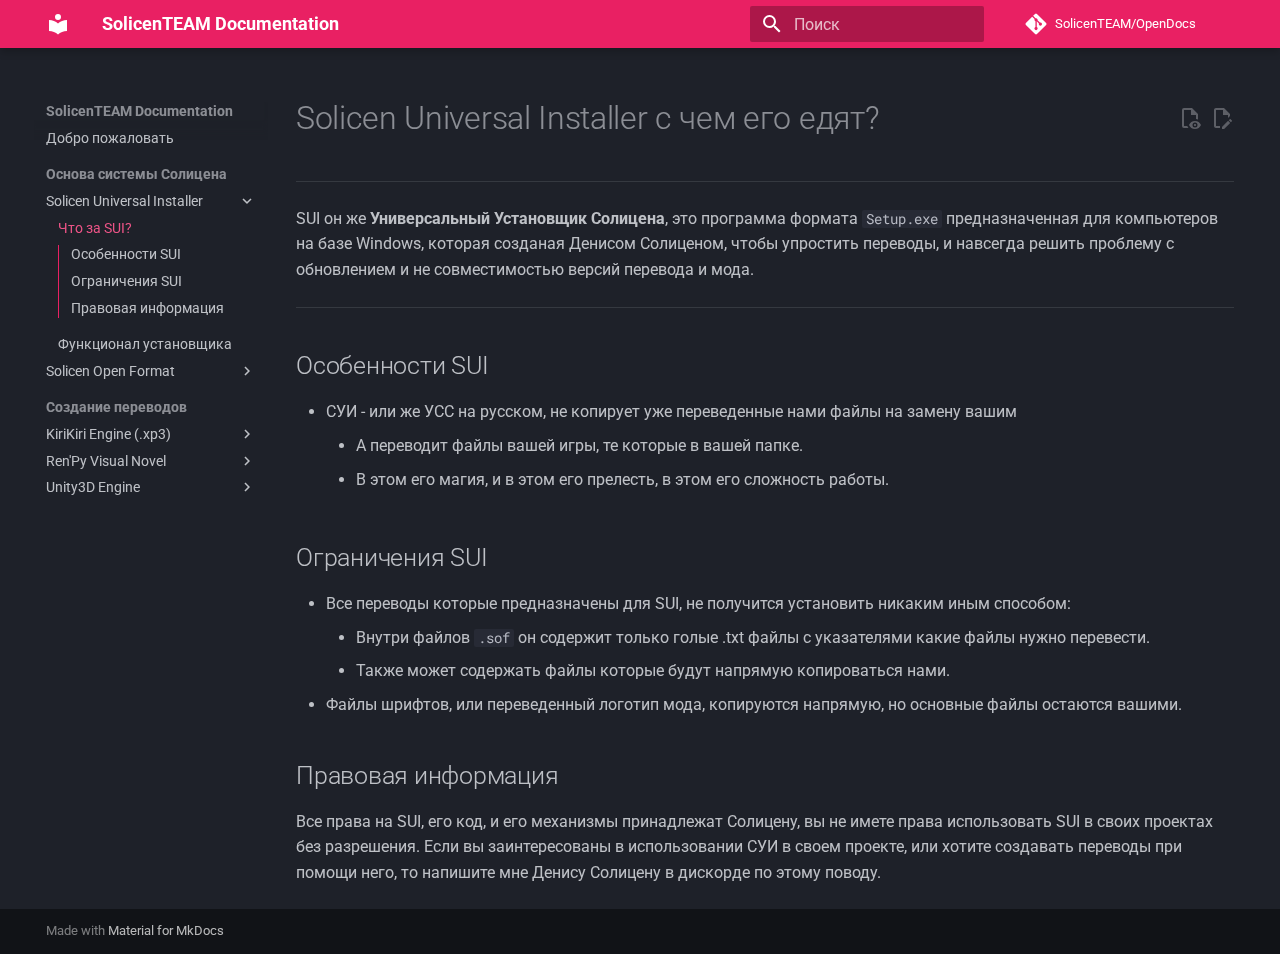
<file: Solicen/SUI/WhatIsSUI/index.html>
<!doctype html>
<html lang="ru" class="no-js">
  <head>
    
      <meta charset="utf-8">
      <meta name="viewport" content="width=device-width,initial-scale=1">
      
      
      
      
        <link rel="prev" href="../../..">
      
      
        <link rel="next" href="../Functional/">
      
      
      <link rel="icon" href="../../../assets/images/favicon.png">
      <meta name="generator" content="mkdocs-1.5.3, mkdocs-material-9.5.17">
    
    
      
        <title>Что за SUI? - SolicenTEAM Documentation</title>
      
    
    
      <link rel="stylesheet" href="../../../assets/stylesheets/main.bcfcd587.min.css">
      
        
        <link rel="stylesheet" href="../../../assets/stylesheets/palette.06af60db.min.css">
      
      


    
    
      
    
    
      
        
        
        <link rel="preconnect" href="https://fonts.gstatic.com" crossorigin>
        <link rel="stylesheet" href="https://fonts.googleapis.com/css?family=Roboto:300,300i,400,400i,700,700i%7CRoboto+Mono:400,400i,700,700i&display=fallback">
        <style>:root{--md-text-font:"Roboto";--md-code-font:"Roboto Mono"}</style>
      
    
    
    <script>__md_scope=new URL("../../..",location),__md_hash=e=>[...e].reduce((e,_)=>(e<<5)-e+_.charCodeAt(0),0),__md_get=(e,_=localStorage,t=__md_scope)=>JSON.parse(_.getItem(t.pathname+"."+e)),__md_set=(e,_,t=localStorage,a=__md_scope)=>{try{t.setItem(a.pathname+"."+e,JSON.stringify(_))}catch(e){}}</script>
    
      

    
    
    
  </head>
  
  
    
    
      
    
    
    
    
    <body dir="ltr" data-md-color-scheme="slate" data-md-color-primary="pink" data-md-color-accent="indigo">
  
    
    <input class="md-toggle" data-md-toggle="drawer" type="checkbox" id="__drawer" autocomplete="off">
    <input class="md-toggle" data-md-toggle="search" type="checkbox" id="__search" autocomplete="off">
    <label class="md-overlay" for="__drawer"></label>
    <div data-md-component="skip">
      
        
        <a href="#solicen-universal-installer" class="md-skip">
          Перейти к содержанию
        </a>
      
    </div>
    <div data-md-component="announce">
      
    </div>
    
    
      

  

<header class="md-header md-header--shadow" data-md-component="header">
  <nav class="md-header__inner md-grid" aria-label="Верхний колонтитул">
    <a href="../../.." title="SolicenTEAM Documentation" class="md-header__button md-logo" aria-label="SolicenTEAM Documentation" data-md-component="logo">
      
  
  <svg xmlns="http://www.w3.org/2000/svg" viewBox="0 0 24 24"><path d="M12 8a3 3 0 0 0 3-3 3 3 0 0 0-3-3 3 3 0 0 0-3 3 3 3 0 0 0 3 3m0 3.54C9.64 9.35 6.5 8 3 8v11c3.5 0 6.64 1.35 9 3.54 2.36-2.19 5.5-3.54 9-3.54V8c-3.5 0-6.64 1.35-9 3.54Z"/></svg>

    </a>
    <label class="md-header__button md-icon" for="__drawer">
      
      <svg xmlns="http://www.w3.org/2000/svg" viewBox="0 0 24 24"><path d="M3 6h18v2H3V6m0 5h18v2H3v-2m0 5h18v2H3v-2Z"/></svg>
    </label>
    <div class="md-header__title" data-md-component="header-title">
      <div class="md-header__ellipsis">
        <div class="md-header__topic">
          <span class="md-ellipsis">
            SolicenTEAM Documentation
          </span>
        </div>
        <div class="md-header__topic" data-md-component="header-topic">
          <span class="md-ellipsis">
            
              Что за SUI?
            
          </span>
        </div>
      </div>
    </div>
    
      
        <form class="md-header__option" data-md-component="palette">
  
    
    
    
    <input class="md-option" data-md-color-media="" data-md-color-scheme="slate" data-md-color-primary="pink" data-md-color-accent="indigo"  aria-hidden="true"  type="radio" name="__palette" id="__palette_0">
    
  
</form>
      
    
    
      <script>var media,input,key,value,palette=__md_get("__palette");if(palette&&palette.color){"(prefers-color-scheme)"===palette.color.media&&(media=matchMedia("(prefers-color-scheme: light)"),input=document.querySelector(media.matches?"[data-md-color-media='(prefers-color-scheme: light)']":"[data-md-color-media='(prefers-color-scheme: dark)']"),palette.color.media=input.getAttribute("data-md-color-media"),palette.color.scheme=input.getAttribute("data-md-color-scheme"),palette.color.primary=input.getAttribute("data-md-color-primary"),palette.color.accent=input.getAttribute("data-md-color-accent"));for([key,value]of Object.entries(palette.color))document.body.setAttribute("data-md-color-"+key,value)}</script>
    
    
    
      <label class="md-header__button md-icon" for="__search">
        
        <svg xmlns="http://www.w3.org/2000/svg" viewBox="0 0 24 24"><path d="M9.5 3A6.5 6.5 0 0 1 16 9.5c0 1.61-.59 3.09-1.56 4.23l.27.27h.79l5 5-1.5 1.5-5-5v-.79l-.27-.27A6.516 6.516 0 0 1 9.5 16 6.5 6.5 0 0 1 3 9.5 6.5 6.5 0 0 1 9.5 3m0 2C7 5 5 7 5 9.5S7 14 9.5 14 14 12 14 9.5 12 5 9.5 5Z"/></svg>
      </label>
      <div class="md-search" data-md-component="search" role="dialog">
  <label class="md-search__overlay" for="__search"></label>
  <div class="md-search__inner" role="search">
    <form class="md-search__form" name="search">
      <input type="text" class="md-search__input" name="query" aria-label="Поиск" placeholder="Поиск" autocapitalize="off" autocorrect="off" autocomplete="off" spellcheck="false" data-md-component="search-query" required>
      <label class="md-search__icon md-icon" for="__search">
        
        <svg xmlns="http://www.w3.org/2000/svg" viewBox="0 0 24 24"><path d="M9.5 3A6.5 6.5 0 0 1 16 9.5c0 1.61-.59 3.09-1.56 4.23l.27.27h.79l5 5-1.5 1.5-5-5v-.79l-.27-.27A6.516 6.516 0 0 1 9.5 16 6.5 6.5 0 0 1 3 9.5 6.5 6.5 0 0 1 9.5 3m0 2C7 5 5 7 5 9.5S7 14 9.5 14 14 12 14 9.5 12 5 9.5 5Z"/></svg>
        
        <svg xmlns="http://www.w3.org/2000/svg" viewBox="0 0 24 24"><path d="M20 11v2H8l5.5 5.5-1.42 1.42L4.16 12l7.92-7.92L13.5 5.5 8 11h12Z"/></svg>
      </label>
      <nav class="md-search__options" aria-label="Поиск">
        
        <button type="reset" class="md-search__icon md-icon" title="Очистить" aria-label="Очистить" tabindex="-1">
          
          <svg xmlns="http://www.w3.org/2000/svg" viewBox="0 0 24 24"><path d="M19 6.41 17.59 5 12 10.59 6.41 5 5 6.41 10.59 12 5 17.59 6.41 19 12 13.41 17.59 19 19 17.59 13.41 12 19 6.41Z"/></svg>
        </button>
      </nav>
      
        <div class="md-search__suggest" data-md-component="search-suggest"></div>
      
    </form>
    <div class="md-search__output">
      <div class="md-search__scrollwrap" data-md-scrollfix>
        <div class="md-search-result" data-md-component="search-result">
          <div class="md-search-result__meta">
            Инициализация поиска
          </div>
          <ol class="md-search-result__list" role="presentation"></ol>
        </div>
      </div>
    </div>
  </div>
</div>
    
    
      <div class="md-header__source">
        <a href="https://github.com/SolicenTEAM/OpenDocs" title="Перейти к репозиторию" class="md-source" data-md-component="source">
  <div class="md-source__icon md-icon">
    
    <svg xmlns="http://www.w3.org/2000/svg" viewBox="0 0 448 512"><!--! Font Awesome Free 6.5.1 by @fontawesome - https://fontawesome.com License - https://fontawesome.com/license/free (Icons: CC BY 4.0, Fonts: SIL OFL 1.1, Code: MIT License) Copyright 2023 Fonticons, Inc.--><path d="M439.55 236.05 244 40.45a28.87 28.87 0 0 0-40.81 0l-40.66 40.63 51.52 51.52c27.06-9.14 52.68 16.77 43.39 43.68l49.66 49.66c34.23-11.8 61.18 31 35.47 56.69-26.49 26.49-70.21-2.87-56-37.34L240.22 199v121.85c25.3 12.54 22.26 41.85 9.08 55a34.34 34.34 0 0 1-48.55 0c-17.57-17.6-11.07-46.91 11.25-56v-123c-20.8-8.51-24.6-30.74-18.64-45L142.57 101 8.45 235.14a28.86 28.86 0 0 0 0 40.81l195.61 195.6a28.86 28.86 0 0 0 40.8 0l194.69-194.69a28.86 28.86 0 0 0 0-40.81z"/></svg>
  </div>
  <div class="md-source__repository">
    SolicenTEAM/OpenDocs
  </div>
</a>
      </div>
    
  </nav>
  
</header>
    
    <div class="md-container" data-md-component="container">
      
      
        
          
        
      
      <main class="md-main" data-md-component="main">
        <div class="md-main__inner md-grid">
          
            
              
              <div class="md-sidebar md-sidebar--primary" data-md-component="sidebar" data-md-type="navigation" >
                <div class="md-sidebar__scrollwrap">
                  <div class="md-sidebar__inner">
                    



  

<nav class="md-nav md-nav--primary md-nav--integrated" aria-label="Навигация" data-md-level="0">
  <label class="md-nav__title" for="__drawer">
    <a href="../../.." title="SolicenTEAM Documentation" class="md-nav__button md-logo" aria-label="SolicenTEAM Documentation" data-md-component="logo">
      
  
  <svg xmlns="http://www.w3.org/2000/svg" viewBox="0 0 24 24"><path d="M12 8a3 3 0 0 0 3-3 3 3 0 0 0-3-3 3 3 0 0 0-3 3 3 3 0 0 0 3 3m0 3.54C9.64 9.35 6.5 8 3 8v11c3.5 0 6.64 1.35 9 3.54 2.36-2.19 5.5-3.54 9-3.54V8c-3.5 0-6.64 1.35-9 3.54Z"/></svg>

    </a>
    SolicenTEAM Documentation
  </label>
  
    <div class="md-nav__source">
      <a href="https://github.com/SolicenTEAM/OpenDocs" title="Перейти к репозиторию" class="md-source" data-md-component="source">
  <div class="md-source__icon md-icon">
    
    <svg xmlns="http://www.w3.org/2000/svg" viewBox="0 0 448 512"><!--! Font Awesome Free 6.5.1 by @fontawesome - https://fontawesome.com License - https://fontawesome.com/license/free (Icons: CC BY 4.0, Fonts: SIL OFL 1.1, Code: MIT License) Copyright 2023 Fonticons, Inc.--><path d="M439.55 236.05 244 40.45a28.87 28.87 0 0 0-40.81 0l-40.66 40.63 51.52 51.52c27.06-9.14 52.68 16.77 43.39 43.68l49.66 49.66c34.23-11.8 61.18 31 35.47 56.69-26.49 26.49-70.21-2.87-56-37.34L240.22 199v121.85c25.3 12.54 22.26 41.85 9.08 55a34.34 34.34 0 0 1-48.55 0c-17.57-17.6-11.07-46.91 11.25-56v-123c-20.8-8.51-24.6-30.74-18.64-45L142.57 101 8.45 235.14a28.86 28.86 0 0 0 0 40.81l195.61 195.6a28.86 28.86 0 0 0 40.8 0l194.69-194.69a28.86 28.86 0 0 0 0-40.81z"/></svg>
  </div>
  <div class="md-source__repository">
    SolicenTEAM/OpenDocs
  </div>
</a>
    </div>
  
  <ul class="md-nav__list" data-md-scrollfix>
    
      
      
  
  
  
  
    <li class="md-nav__item">
      <a href="../../.." class="md-nav__link">
        
  
  <span class="md-ellipsis">
    Добро пожаловать
  </span>
  

      </a>
    </li>
  

    
      
      
  
  
    
  
  
  
    
    
      
        
      
        
      
    
    
      
        
        
      
    
    
      
    
    <li class="md-nav__item md-nav__item--active md-nav__item--section md-nav__item--nested">
      
        
        
        <input class="md-nav__toggle md-toggle " type="checkbox" id="__nav_2" checked>
        
          
          <label class="md-nav__link" for="__nav_2" id="__nav_2_label" tabindex="">
            
  
  <span class="md-ellipsis">
    Основа системы Солицена
  </span>
  

            <span class="md-nav__icon md-icon"></span>
          </label>
        
        <nav class="md-nav" data-md-level="1" aria-labelledby="__nav_2_label" aria-expanded="true">
          <label class="md-nav__title" for="__nav_2">
            <span class="md-nav__icon md-icon"></span>
            Основа системы Солицена
          </label>
          <ul class="md-nav__list" data-md-scrollfix>
            
              
                
  
  
    
  
  
  
    
    
      
        
      
        
      
    
    
      
    
    
      
    
    <li class="md-nav__item md-nav__item--active md-nav__item--nested">
      
        
        
        <input class="md-nav__toggle md-toggle " type="checkbox" id="__nav_2_1" checked>
        
          
          <label class="md-nav__link" for="__nav_2_1" id="__nav_2_1_label" tabindex="0">
            
  
  <span class="md-ellipsis">
    Solicen Universal Installer
  </span>
  

            <span class="md-nav__icon md-icon"></span>
          </label>
        
        <nav class="md-nav" data-md-level="2" aria-labelledby="__nav_2_1_label" aria-expanded="true">
          <label class="md-nav__title" for="__nav_2_1">
            <span class="md-nav__icon md-icon"></span>
            Solicen Universal Installer
          </label>
          <ul class="md-nav__list" data-md-scrollfix>
            
              
                
  
  
    
  
  
  
    <li class="md-nav__item md-nav__item--active">
      
      <input class="md-nav__toggle md-toggle" type="checkbox" id="__toc">
      
      
        
      
      
        <label class="md-nav__link md-nav__link--active" for="__toc">
          
  
  <span class="md-ellipsis">
    Что за SUI?
  </span>
  

          <span class="md-nav__icon md-icon"></span>
        </label>
      
      <a href="./" class="md-nav__link md-nav__link--active">
        
  
  <span class="md-ellipsis">
    Что за SUI?
  </span>
  

      </a>
      
        

<nav class="md-nav md-nav--secondary" aria-label="Содержание">
  
  
  
    
  
  
    <label class="md-nav__title" for="__toc">
      <span class="md-nav__icon md-icon"></span>
      Содержание
    </label>
    <ul class="md-nav__list" data-md-component="toc" data-md-scrollfix>
      
        <li class="md-nav__item">
  <a href="#sui" class="md-nav__link">
    <span class="md-ellipsis">
      Особенности SUI
    </span>
  </a>
  
</li>
      
        <li class="md-nav__item">
  <a href="#sui_1" class="md-nav__link">
    <span class="md-ellipsis">
      Ограничения SUI
    </span>
  </a>
  
</li>
      
        <li class="md-nav__item">
  <a href="#_1" class="md-nav__link">
    <span class="md-ellipsis">
      Правовая информация
    </span>
  </a>
  
</li>
      
    </ul>
  
</nav>
      
    </li>
  

              
            
              
                
  
  
  
  
    <li class="md-nav__item">
      <a href="../Functional/" class="md-nav__link">
        
  
  <span class="md-ellipsis">
    Функционал установщика
  </span>
  

      </a>
    </li>
  

              
            
          </ul>
        </nav>
      
    </li>
  

              
            
              
                
  
  
  
  
    
    
      
        
      
        
      
    
    
      
    
    
      
        
        
      
    
    <li class="md-nav__item md-nav__item--pruned md-nav__item--nested">
      
        
  
  
    <a href="../../SOFFormat/" class="md-nav__link">
      
  
  <span class="md-ellipsis">
    Solicen Open Format
  </span>
  

      
        <span class="md-nav__icon md-icon"></span>
      
    </a>
  

      
    </li>
  

              
            
          </ul>
        </nav>
      
    </li>
  

    
      
      
  
  
  
  
    
    
      
        
      
        
      
        
      
    
    
      
        
        
      
    
    
      
    
    <li class="md-nav__item md-nav__item--section md-nav__item--nested">
      
        
        
          
        
        <input class="md-nav__toggle md-toggle md-toggle--indeterminate" type="checkbox" id="__nav_3" >
        
          
          <label class="md-nav__link" for="__nav_3" id="__nav_3_label" tabindex="">
            
  
  <span class="md-ellipsis">
    Создание переводов
  </span>
  

            <span class="md-nav__icon md-icon"></span>
          </label>
        
        <nav class="md-nav" data-md-level="1" aria-labelledby="__nav_3_label" aria-expanded="false">
          <label class="md-nav__title" for="__nav_3">
            <span class="md-nav__icon md-icon"></span>
            Создание переводов
          </label>
          <ul class="md-nav__list" data-md-scrollfix>
            
              
                
  
  
  
  
    
    
      
        
      
    
    
      
    
    
      
        
        
      
    
    <li class="md-nav__item md-nav__item--pruned md-nav__item--nested">
      
        
  
  
    <a href="../../../Translation/kirikiri/" class="md-nav__link">
      
  
  <span class="md-ellipsis">
    KiriKiri Engine (.xp3)
  </span>
  

      
        <span class="md-nav__icon md-icon"></span>
      
    </a>
  

      
    </li>
  

              
            
              
                
  
  
  
  
    
    
      
        
      
    
    
      
    
    
      
        
        
      
    
    <li class="md-nav__item md-nav__item--pruned md-nav__item--nested">
      
        
  
  
    <a href="../../../Translation/renpy/" class="md-nav__link">
      
  
  <span class="md-ellipsis">
    Ren'Py Visual Novel
  </span>
  

      
        <span class="md-nav__icon md-icon"></span>
      
    </a>
  

      
    </li>
  

              
            
              
                
  
  
  
  
    
    
      
        
      
    
    
      
    
    
      
        
        
      
    
    <li class="md-nav__item md-nav__item--pruned md-nav__item--nested">
      
        
  
  
    <a href="../../../Translation/unityengine/" class="md-nav__link">
      
  
  <span class="md-ellipsis">
    Unity3D Engine
  </span>
  

      
        <span class="md-nav__icon md-icon"></span>
      
    </a>
  

      
    </li>
  

              
            
          </ul>
        </nav>
      
    </li>
  

    
  </ul>
</nav>
                  </div>
                </div>
              </div>
            
            
          
          
            <div class="md-content" data-md-component="content">
              <article class="md-content__inner md-typeset">
                
                  

  
    <a href="https://github.com/SolicenTEAM/OpenDocs/edit/main/docs/Solicen/SUI/WhatIsSUI.md" title="Редактировать страницу" class="md-content__button md-icon">
      
      <svg xmlns="http://www.w3.org/2000/svg" viewBox="0 0 24 24"><path d="M10 20H6V4h7v5h5v3.1l2-2V8l-6-6H6c-1.1 0-2 .9-2 2v16c0 1.1.9 2 2 2h4v-2m10.2-7c.1 0 .3.1.4.2l1.3 1.3c.2.2.2.6 0 .8l-1 1-2.1-2.1 1-1c.1-.1.2-.2.4-.2m0 3.9L14.1 23H12v-2.1l6.1-6.1 2.1 2.1Z"/></svg>
    </a>
  
  
    
      
    
    <a href="https://github.com/SolicenTEAM/OpenDocs/raw/main/docs/Solicen/SUI/WhatIsSUI.md" title="Посмотреть исходный код страницы" class="md-content__button md-icon">
      
      <svg xmlns="http://www.w3.org/2000/svg" viewBox="0 0 24 24"><path d="M17 18c.56 0 1 .44 1 1s-.44 1-1 1-1-.44-1-1 .44-1 1-1m0-3c-2.73 0-5.06 1.66-6 4 .94 2.34 3.27 4 6 4s5.06-1.66 6-4c-.94-2.34-3.27-4-6-4m0 6.5a2.5 2.5 0 0 1-2.5-2.5 2.5 2.5 0 0 1 2.5-2.5 2.5 2.5 0 0 1 2.5 2.5 2.5 2.5 0 0 1-2.5 2.5M9.27 20H6V4h7v5h5v4.07c.7.08 1.36.25 2 .49V8l-6-6H6a2 2 0 0 0-2 2v16a2 2 0 0 0 2 2h4.5a8.15 8.15 0 0 1-1.23-2Z"/></svg>
    </a>
  


<h1 id="solicen-universal-installer">Solicen Universal Installer с чем его едят?</h1>
<hr />
<p>SUI он же <strong>Универсальный Установщик Солицена</strong>, это программа формата <code>Setup.exe</code> предназначенная для компьютеров на базе Windows, которая созданая Денисом Солиценом, чтобы упростить переводы, и навсегда решить проблему с обновлением и не совместимостью версий перевода и мода.</p>
<hr />
<h2 id="sui">Особенности SUI</h2>
<ul>
<li>СУИ - или же УСС на русском, не копирует уже переведенные нами файлы на замену вашим<ul>
<li>А переводит файлы вашей игры, те которые в вашей папке.</li>
<li>В этом его магия, и в этом его прелесть, в этом его сложность работы.</li>
</ul>
</li>
</ul>
<h2 id="sui_1">Ограничения SUI</h2>
<ul>
<li>Все переводы которые предназначены для SUI, не получится установить никаким иным способом:<ul>
<li>Внутри файлов <code>.sof</code> он содержит только голые .txt файлы с указателями какие файлы нужно перевести.</li>
<li>Также может содержать файлы которые будут напрямую копироваться нами. </li>
</ul>
</li>
<li>Файлы шрифтов, или переведенный логотип мода, копируются напрямую, но основные файлы остаются вашими.</li>
</ul>
<h2 id="_1">Правовая информация</h2>
<p>Все права на SUI, его код, и его механизмы принадлежат Солицену, вы не имете права использовать SUI в своих проектах без разрешения. Если вы заинтересованы в использовании СУИ в своем проекте, или хотите создавать переводы при помощи него, то напишите мне Денису Солицену в дискорде по этому поводу.</p>












                
              </article>
            </div>
          
          
  <script>var tabs=__md_get("__tabs");if(Array.isArray(tabs))e:for(var set of document.querySelectorAll(".tabbed-set")){var tab,labels=set.querySelector(".tabbed-labels");for(tab of tabs)for(var label of labels.getElementsByTagName("label"))if(label.innerText.trim()===tab){var input=document.getElementById(label.htmlFor);input.checked=!0;continue e}}</script>

<script>var target=document.getElementById(location.hash.slice(1));target&&target.name&&(target.checked=target.name.startsWith("__tabbed_"))</script>
        </div>
        
          <button type="button" class="md-top md-icon" data-md-component="top" hidden>
  
  <svg xmlns="http://www.w3.org/2000/svg" viewBox="0 0 24 24"><path d="M13 20h-2V8l-5.5 5.5-1.42-1.42L12 4.16l7.92 7.92-1.42 1.42L13 8v12Z"/></svg>
  К началу
</button>
        
      </main>
      
        <footer class="md-footer">
  
  <div class="md-footer-meta md-typeset">
    <div class="md-footer-meta__inner md-grid">
      <div class="md-copyright">
  
  
    Made with
    <a href="https://squidfunk.github.io/mkdocs-material/" target="_blank" rel="noopener">
      Material for MkDocs
    </a>
  
</div>
      
    </div>
  </div>
</footer>
      
    </div>
    <div class="md-dialog" data-md-component="dialog">
      <div class="md-dialog__inner md-typeset"></div>
    </div>
    
    
    <script id="__config" type="application/json">{"base": "../../..", "features": ["navigation.indexes", "navigation.path", "navigation.sections", "navigation.top", "navigation.tracking", "navigation.expand", "navigation.prune", "header.autohide", "toc.integrate", "search.suggest", "search.highlight", "content.tabs.link", "content.code.annotate", "content.code.copy", "content.action.edit", "content.action.view"], "search": "../../../assets/javascripts/workers/search.b8dbb3d2.min.js", "translations": {"clipboard.copied": "\u0421\u043a\u043e\u043f\u0438\u0440\u043e\u0432\u0430\u043d\u043e \u0432 \u0431\u0443\u0444\u0435\u0440", "clipboard.copy": "\u041a\u043e\u043f\u0438\u0440\u043e\u0432\u0430\u0442\u044c \u0432 \u0431\u0443\u0444\u0435\u0440", "search.result.more.one": "\u0415\u0449\u0451 1 \u043d\u0430 \u044d\u0442\u043e\u0439 \u0441\u0442\u0440\u0430\u043d\u0438\u0446\u0435", "search.result.more.other": "\u0415\u0449\u0451 # \u043d\u0430 \u044d\u0442\u043e\u0439 \u0441\u0442\u0440\u0430\u043d\u0438\u0446\u0435", "search.result.none": "\u0421\u043e\u0432\u043f\u0430\u0434\u0435\u043d\u0438\u0439 \u043d\u0435 \u043d\u0430\u0439\u0434\u0435\u043d\u043e", "search.result.one": "\u041d\u0430\u0439\u0434\u0435\u043d\u043e 1 \u0441\u043e\u0432\u043f\u0430\u0434\u0435\u043d\u0438\u0435", "search.result.other": "\u041d\u0430\u0439\u0434\u0435\u043d\u043e \u0441\u043e\u0432\u043f\u0430\u0434\u0435\u043d\u0438\u0439: #", "search.result.placeholder": "\u041d\u0430\u0447\u043d\u0438\u0442\u0435 \u043f\u0435\u0447\u0430\u0442\u0430\u0442\u044c \u0434\u043b\u044f \u043f\u043e\u0438\u0441\u043a\u0430", "search.result.term.missing": "\u041e\u0442\u0441\u0443\u0442\u0441\u0442\u0432\u0443\u0435\u0442", "select.version": "\u0412\u044b\u0431\u0435\u0440\u0438\u0442\u0435 \u0432\u0435\u0440\u0441\u0438\u044e"}}</script>
    
    
      <script src="../../../assets/javascripts/bundle.1e8ae164.min.js"></script>
      
    
  </body>
</html>
</file>
<file: extra.css>
/* Переопределение CSS-переменных для темы Material for MkDocs */

/* Задаем основную светлую тему в стиле Wikipedia/shadcn/ui */
:root {
  --md-primary-fg-color: #111827; /* Темно-серый текст для лучшего контраста */
  --md-primary-bg-color: #ffffff; /* Белый фон */

  /* Цвет ссылок и акцентов */
  --md-accent-fg-color: #2563eb; /* Более насыщенный синий */
  --md-accent-fg-color--transparent: rgba(37, 99, 235, 0.1);

  /* Шрифты, как в современных UI-китах (shadcn/ui) */
  --md-text-font: -apple-system, BlinkMacSystemFont, "Segoe UI", Roboto, "Helvetica Neue", Arial, sans-serif;
  --md-code-font: "SFMono-Regular", Consolas, "Liberation Mono", Menlo, monospace;

  /* Убираем тени для более плоского, "википедийного" вида */
  --md-shadow-z1: none;
  --md-shadow-z2: none;
  --md-shadow-z3: none;

  /* Фон для блоков кода */
  --md-code-bg-color: #f8f9fa; /* Светло-серый */
  --md-code-fg-color: #111827;

  /* Левая навигационная панель */
  --md-nav-bg-color: #f8f9fa;
  --md-nav-fg-color: #111827;
  --md-nav-fg-color--active: #2563eb;
  --md-nav-fg-color--hover: #2563eb;

  /* Шапка сайта */
  --md-header-bg-color: #ffffff;
  --md-header-fg-color: #111827;
}

/* Добавляем легкую тень под шапку для отделения от контента */
.md-header {
  box-shadow: 0 1px 2px 0 rgba(0, 0, 0, 0.05);
}

.md-header__topic {
font-size: 0.7rem !important;
}

.md-search__input {
  font-size: .6rem;
  border-radius: 20px;
}

[dir=ltr] .md-source__repository {
  font-size: .6rem;
}

/* Более тонкие и современные полосы прокрутки */
::-webkit-scrollbar {
  width: 8px;
  height: 8px;
}
::-webkit-scrollbar-thumb {
  background-color: rgba(0,0,0,.2);
  border-radius: 4px;
}
::-webkit-scrollbar-track {
  background-color: transparent;
}

/* --- Улучшения типографики для лучшей читаемости --- */
.md-typeset {
  font-size: 16px; /* Стандартный размер шрифта для основного текста */
  line-height: 1.7; /* Увеличиваем межстрочный интервал */
}

.md-typeset h1 {
  font-size: 3.3em; /* Делаем главный заголовок крупнее */
  font-weight: 800;
  text-wrap-style: pretty;
  letter-spacing: -0.04em; /* Слегка сжимаем буквы для плотности */

}

.md-typeset h2 {
    border-bottom: 1px solid rgba(253, 254, 255, 0) !important;  
}

.md-content {
  padding: 20px;
  justify-items: anchor-center;
  max-width: 100vh;
    text-wrap-style: pretty;
}

.md-content p {
  max-width: 90vw;

}

.md-path {
  display: none !important;
}

.md-main__inner {
    display: flex;
    flex-direction: row;
    justify-content:space-between;
    padding: 10px;
}

.md-nav__link .md-ellipsis {
  font-size: 15px;
}



.md-nav__item .md-nav__link--active, .md-nav__item .md-nav__link--active code {
    background-color: #80808047;
    border-radius: 10px;
    padding: 10px;
    color: white;
}

.md-nav__title {
      font-size: 16px;
      display: none;;
}

.md-nav__item .md-nav__link:hover, .md-nav__item .md-nav__link:hover code {
    background-color: #8080803b;
    border-radius: 10px;
    color: white;
}

.md-nav__item .md-nav__link, .md-nav__item .md-nav__link code {
    padding-left: 14px;
    padding-right: 14px;
    padding-bottom: 7px;
    padding-top: 7px;
    margin-top: 4px;
    color: white;
    text-wrap-style: pretty;
}

.md-typeset pre>code {
  padding: 24px !important;
  border-radius: 10px;
    background-color: rgb(22 24 26);
}

.md-typeset code {
      color: burlywood;
        padding: 2px 6px;
}

.md-typeset a {
  color: #0087ff;
  font-weight: bold;
}

.md-typeset a:hover {
  color: #d18a1f;
}

.md-clipboard {
  color: hsl(39.29deg 36.87% 61.57%) !important;
}

[dir=ltr] .md-typeset blockquote {
      border-left: .2rem solid hsl(227.08deg 77.76% 51.09%) !important;
  color: white;
}

.md-typeset h2 {
  font-size: 1.8em;
  font-weight: 700;
  border-bottom: 1px solid #e5e7eb; /* Линия-разделитель для светлой темы */
  padding-bottom: 0.3em;
}

/* --- Стилизация таблиц в духе shadcn/ui --- */
.md-typeset table:not([class]) {
  border-spacing: 0;
  border-collapse: collapse;
}

.md-typeset table:not([class]) th {
  background-color: transparent; /* Убираем фон у заголовков */
  font-weight: 600;
}

.md-typeset table:not([class]) td, .md-typeset table:not([class]) th {
  border-bottom: 1px solid #e5e7eb; /* Оставляем только нижние границы у ячеек */
  padding: 12px 15px;
}

.md-typeset table:not([class]) tr:last-child td {
  border-bottom: none; /* Убираем границу у последней строки */
}

/* --- Уменьшение высоты и типографики хедера --- */
.md-header {
  /* Уменьшаем высоту шапки. Стандартное значение 3.1rem */
  height: .8rem;
}

.md-grid {
  max-width: none;
}

/* Уменьшаем шрифт заголовка сайта в шапке */
.md-header__topic {
  font-size: 0.8rem;
  font-weight: 600;
}

/* --- Стилизация информационных блоков (admonitions) в стиле shadcn/ui --- */
.md-typeset .admonition {
  border-radius: 0.5rem; /* Скругляем углы */
  border-width: 1px;
  border-style: solid;
  box-shadow: none; /* Убираем стандартную тень */
  font-size: 0.9rem;
  padding: 1rem;
}

.md-typeset .admonition-title {
  background-color: transparent; /* Убираем фон у заголовка */
  border: none;
  font-weight: 600;
  margin: 0 0 0.5rem; /* Убираем отступы по умолчанию и добавляем нижний */
  padding: 0;
}

.md-typeset .admonition.note,
.md-typeset .admonition.seealso {
  border-color: #e5e7eb;
  background-color: #f8f9fa;
}

.md-typeset .admonition.info,
.md-typeset .admonition.todo,
.md-typeset .admonition.tip,
.md-typeset .admonition.hint,
.md-typeset .admonition.important {
  border-color: #dbeafe;
  background-color: #eff6ff;
}

.md-typeset .admonition.success,
.md-typeset .admonition.check,
.md-typeset .admonition.done {
  border-color: #dcfce7;
  background-color: #f0fdf4;
}

.md-typeset .admonition.warning,
.md-typeset .admonition.caution,
.md-typeset .admonition.attention {
  border-color: #fee2e2;
  background-color: #fef2f2;
}

.md-typeset .admonition.failure,
.md-typeset .admonition.fail,
.md-typeset .admonition.missing,
.md-typeset .admonition.danger,
.md-typeset .admonition.error,
.md-typeset .admonition.bug {
  border-color: #fee2e2;
  background-color: #fef2f2;
}

[data-md-color-scheme=slate] {
--md-default-bg-color: hsl(0deg 0% 0%);
.md-footer-meta {
  background-color: black;
}

}

[data-md-color-primary=black] .md-header {
  background-color: black;
}
</file>
<file: assets/stylesheets/main.bcfcd587.min.css>
@charset "UTF-8";html{-webkit-text-size-adjust:none;-moz-text-size-adjust:none;text-size-adjust:none;box-sizing:border-box}*,:after,:before{box-sizing:inherit}@media (prefers-reduced-motion){*,:after,:before{transition:none!important}}body{margin:0}a,button,input,label{-webkit-tap-highlight-color:transparent}a{color:inherit;text-decoration:none}hr{border:0;box-sizing:initial;display:block;height:.05rem;overflow:visible;padding:0}small{font-size:80%}sub,sup{line-height:1em}img{border-style:none}table{border-collapse:initial;border-spacing:0}td,th{font-weight:400;vertical-align:top}button{background:#0000;border:0;font-family:inherit;font-size:inherit;margin:0;padding:0}input{border:0;outline:none}:root{--md-primary-fg-color:#4051b5;--md-primary-fg-color--light:#5d6cc0;--md-primary-fg-color--dark:#303fa1;--md-primary-bg-color:#fff;--md-primary-bg-color--light:#ffffffb3;--md-accent-fg-color:#526cfe;--md-accent-fg-color--transparent:#526cfe1a;--md-accent-bg-color:#fff;--md-accent-bg-color--light:#ffffffb3}[data-md-color-scheme=default]{color-scheme:light}[data-md-color-scheme=default] img[src$="#gh-dark-mode-only"],[data-md-color-scheme=default] img[src$="#only-dark"]{display:none}:root,[data-md-color-scheme=default]{--md-hue:225deg;--md-default-fg-color:#000000de;--md-default-fg-color--light:#0000008a;--md-default-fg-color--lighter:#00000052;--md-default-fg-color--lightest:#00000012;--md-default-bg-color:#fff;--md-default-bg-color--light:#ffffffb3;--md-default-bg-color--lighter:#ffffff4d;--md-default-bg-color--lightest:#ffffff1f;--md-code-fg-color:#36464e;--md-code-bg-color:#f5f5f5;--md-code-hl-color:#4287ff;--md-code-hl-color--light:#4287ff1a;--md-code-hl-number-color:#d52a2a;--md-code-hl-special-color:#db1457;--md-code-hl-function-color:#a846b9;--md-code-hl-constant-color:#6e59d9;--md-code-hl-keyword-color:#3f6ec6;--md-code-hl-string-color:#1c7d4d;--md-code-hl-name-color:var(--md-code-fg-color);--md-code-hl-operator-color:var(--md-default-fg-color--light);--md-code-hl-punctuation-color:var(--md-default-fg-color--light);--md-code-hl-comment-color:var(--md-default-fg-color--light);--md-code-hl-generic-color:var(--md-default-fg-color--light);--md-code-hl-variable-color:var(--md-default-fg-color--light);--md-typeset-color:var(--md-default-fg-color);--md-typeset-a-color:var(--md-primary-fg-color);--md-typeset-del-color:#f5503d26;--md-typeset-ins-color:#0bd57026;--md-typeset-kbd-color:#fafafa;--md-typeset-kbd-accent-color:#fff;--md-typeset-kbd-border-color:#b8b8b8;--md-typeset-mark-color:#ffff0080;--md-typeset-table-color:#0000001f;--md-typeset-table-color--light:rgba(0,0,0,.035);--md-admonition-fg-color:var(--md-default-fg-color);--md-admonition-bg-color:var(--md-default-bg-color);--md-warning-fg-color:#000000de;--md-warning-bg-color:#ff9;--md-footer-fg-color:#fff;--md-footer-fg-color--light:#ffffffb3;--md-footer-fg-color--lighter:#ffffff73;--md-footer-bg-color:#000000de;--md-footer-bg-color--dark:#00000052;--md-shadow-z1:0 0.2rem 0.5rem #0000000d,0 0 0.05rem #0000001a;--md-shadow-z2:0 0.2rem 0.5rem #0000001a,0 0 0.05rem #00000040;--md-shadow-z3:0 0.2rem 0.5rem #0003,0 0 0.05rem #00000059}.md-icon svg{fill:currentcolor;display:block;height:1.2rem;width:1.2rem}body{-webkit-font-smoothing:antialiased;-moz-osx-font-smoothing:grayscale;--md-text-font-family:var(--md-text-font,_),-apple-system,BlinkMacSystemFont,Helvetica,Arial,sans-serif;--md-code-font-family:var(--md-code-font,_),SFMono-Regular,Consolas,Menlo,monospace}aside,body,input{font-feature-settings:"kern","liga";color:var(--md-typeset-color);font-family:var(--md-text-font-family)}code,kbd,pre{font-feature-settings:"kern";font-family:var(--md-code-font-family)}:root{--md-typeset-table-sort-icon:url('data:image/svg+xml;charset=utf-8,<svg xmlns="http://www.w3.org/2000/svg" viewBox="0 0 24 24"><path d="m18 21-4-4h3V7h-3l4-4 4 4h-3v10h3M2 19v-2h10v2M2 13v-2h7v2M2 7V5h4v2H2Z"/></svg>');--md-typeset-table-sort-icon--asc:url('data:image/svg+xml;charset=utf-8,<svg xmlns="http://www.w3.org/2000/svg" viewBox="0 0 24 24"><path d="M19 17h3l-4 4-4-4h3V3h2M2 17h10v2H2M6 5v2H2V5m0 6h7v2H2v-2Z"/></svg>');--md-typeset-table-sort-icon--desc:url('data:image/svg+xml;charset=utf-8,<svg xmlns="http://www.w3.org/2000/svg" viewBox="0 0 24 24"><path d="M19 7h3l-4-4-4 4h3v14h2M2 17h10v2H2M6 5v2H2V5m0 6h7v2H2v-2Z"/></svg>')}.md-typeset{-webkit-print-color-adjust:exact;color-adjust:exact;font-size:.8rem;line-height:1.6}@media print{.md-typeset{font-size:.68rem}}.md-typeset blockquote,.md-typeset dl,.md-typeset figure,.md-typeset ol,.md-typeset pre,.md-typeset ul{margin-bottom:1em;margin-top:1em}.md-typeset h1{color:var(--md-default-fg-color--light);font-size:2em;line-height:1.3;margin:0 0 1.25em}.md-typeset h1,.md-typeset h2{font-weight:300;letter-spacing:-.01em}.md-typeset h2{font-size:1.5625em;line-height:1.4;margin:1.6em 0 .64em}.md-typeset h3{font-size:1.25em;font-weight:400;letter-spacing:-.01em;line-height:1.5;margin:1.6em 0 .8em}.md-typeset h2+h3{margin-top:.8em}.md-typeset h4{font-weight:700;letter-spacing:-.01em;margin:1em 0}.md-typeset h5,.md-typeset h6{color:var(--md-default-fg-color--light);font-size:.8em;font-weight:700;letter-spacing:-.01em;margin:1.25em 0}.md-typeset h5{text-transform:uppercase}.md-typeset hr{border-bottom:.05rem solid var(--md-default-fg-color--lightest);display:flow-root;margin:1.5em 0}.md-typeset a{color:var(--md-typeset-a-color);word-break:break-word}.md-typeset a,.md-typeset a:before{transition:color 125ms}.md-typeset a:focus,.md-typeset a:hover{color:var(--md-accent-fg-color)}.md-typeset a:focus code,.md-typeset a:hover code{background-color:var(--md-accent-fg-color--transparent)}.md-typeset a code{color:currentcolor;transition:background-color 125ms}.md-typeset a.focus-visible{outline-color:var(--md-accent-fg-color);outline-offset:.2rem}.md-typeset code,.md-typeset kbd,.md-typeset pre{color:var(--md-code-fg-color);direction:ltr;font-variant-ligatures:none}@media print{.md-typeset code,.md-typeset kbd,.md-typeset pre{white-space:pre-wrap}}.md-typeset code{background-color:var(--md-code-bg-color);border-radius:.1rem;-webkit-box-decoration-break:clone;box-decoration-break:clone;font-size:.85em;padding:0 .2941176471em;word-break:break-word}.md-typeset code:not(.focus-visible){-webkit-tap-highlight-color:transparent;outline:none}.md-typeset pre{display:flow-root;line-height:1.4;position:relative}.md-typeset pre>code{-webkit-box-decoration-break:slice;box-decoration-break:slice;box-shadow:none;display:block;margin:0;outline-color:var(--md-accent-fg-color);overflow:auto;padding:.7720588235em 1.1764705882em;scrollbar-color:var(--md-default-fg-color--lighter) #0000;scrollbar-width:thin;touch-action:auto;word-break:normal}.md-typeset pre>code:hover{scrollbar-color:var(--md-accent-fg-color) #0000}.md-typeset pre>code::-webkit-scrollbar{height:.2rem;width:.2rem}.md-typeset pre>code::-webkit-scrollbar-thumb{background-color:var(--md-default-fg-color--lighter)}.md-typeset pre>code::-webkit-scrollbar-thumb:hover{background-color:var(--md-accent-fg-color)}.md-typeset kbd{background-color:var(--md-typeset-kbd-color);border-radius:.1rem;box-shadow:0 .1rem 0 .05rem var(--md-typeset-kbd-border-color),0 .1rem 0 var(--md-typeset-kbd-border-color),0 -.1rem .2rem var(--md-typeset-kbd-accent-color) inset;color:var(--md-default-fg-color);display:inline-block;font-size:.75em;padding:0 .6666666667em;vertical-align:text-top;word-break:break-word}.md-typeset mark{background-color:var(--md-typeset-mark-color);-webkit-box-decoration-break:clone;box-decoration-break:clone;color:inherit;word-break:break-word}.md-typeset abbr{border-bottom:.05rem dotted var(--md-default-fg-color--light);cursor:help;text-decoration:none}.md-typeset small{opacity:.75}[dir=ltr] .md-typeset sub,[dir=ltr] .md-typeset sup{margin-left:.078125em}[dir=rtl] .md-typeset sub,[dir=rtl] .md-typeset sup{margin-right:.078125em}[dir=ltr] .md-typeset blockquote{padding-left:.6rem}[dir=rtl] .md-typeset blockquote{padding-right:.6rem}[dir=ltr] .md-typeset blockquote{border-left:.2rem solid var(--md-default-fg-color--lighter)}[dir=rtl] .md-typeset blockquote{border-right:.2rem solid var(--md-default-fg-color--lighter)}.md-typeset blockquote{color:var(--md-default-fg-color--light);margin-left:0;margin-right:0}.md-typeset ul{list-style-type:disc}[dir=ltr] .md-typeset ol,[dir=ltr] .md-typeset ul{margin-left:.625em}[dir=rtl] .md-typeset ol,[dir=rtl] .md-typeset ul{margin-right:.625em}.md-typeset ol,.md-typeset ul{padding:0}.md-typeset ol:not([hidden]),.md-typeset ul:not([hidden]){display:flow-root}.md-typeset ol ol,.md-typeset ul ol{list-style-type:lower-alpha}.md-typeset ol ol ol,.md-typeset ul ol ol{list-style-type:lower-roman}[dir=ltr] .md-typeset ol li,[dir=ltr] .md-typeset ul li{margin-left:1.25em}[dir=rtl] .md-typeset ol li,[dir=rtl] .md-typeset ul li{margin-right:1.25em}.md-typeset ol li,.md-typeset ul li{margin-bottom:.5em}.md-typeset ol li blockquote,.md-typeset ol li p,.md-typeset ul li blockquote,.md-typeset ul li p{margin:.5em 0}.md-typeset ol li:last-child,.md-typeset ul li:last-child{margin-bottom:0}[dir=ltr] .md-typeset ol li ol,[dir=ltr] .md-typeset ol li ul,[dir=ltr] .md-typeset ul li ol,[dir=ltr] .md-typeset ul li ul{margin-left:.625em}[dir=rtl] .md-typeset ol li ol,[dir=rtl] .md-typeset ol li ul,[dir=rtl] .md-typeset ul li ol,[dir=rtl] .md-typeset ul li ul{margin-right:.625em}.md-typeset ol li ol,.md-typeset ol li ul,.md-typeset ul li ol,.md-typeset ul li ul{margin-bottom:.5em;margin-top:.5em}[dir=ltr] .md-typeset dd{margin-left:1.875em}[dir=rtl] .md-typeset dd{margin-right:1.875em}.md-typeset dd{margin-bottom:1.5em;margin-top:1em}.md-typeset img,.md-typeset svg,.md-typeset video{height:auto;max-width:100%}.md-typeset img[align=left]{margin:1em 1em 1em 0}.md-typeset img[align=right]{margin:1em 0 1em 1em}.md-typeset img[align]:only-child{margin-top:0}.md-typeset figure{display:flow-root;margin:1em auto;max-width:100%;text-align:center;width:-moz-fit-content;width:fit-content}.md-typeset figure img{display:block;margin:0 auto}.md-typeset figcaption{font-style:italic;margin:1em auto;max-width:24rem}.md-typeset iframe{max-width:100%}.md-typeset table:not([class]){background-color:var(--md-default-bg-color);border:.05rem solid var(--md-typeset-table-color);border-radius:.1rem;display:inline-block;font-size:.64rem;max-width:100%;overflow:auto;touch-action:auto}@media print{.md-typeset table:not([class]){display:table}}.md-typeset table:not([class])+*{margin-top:1.5em}.md-typeset table:not([class]) td>:first-child,.md-typeset table:not([class]) th>:first-child{margin-top:0}.md-typeset table:not([class]) td>:last-child,.md-typeset table:not([class]) th>:last-child{margin-bottom:0}.md-typeset table:not([class]) td:not([align]),.md-typeset table:not([class]) th:not([align]){text-align:left}[dir=rtl] .md-typeset table:not([class]) td:not([align]),[dir=rtl] .md-typeset table:not([class]) th:not([align]){text-align:right}.md-typeset table:not([class]) th{font-weight:700;min-width:5rem;padding:.9375em 1.25em;vertical-align:top}.md-typeset table:not([class]) td{border-top:.05rem solid var(--md-typeset-table-color);padding:.9375em 1.25em;vertical-align:top}.md-typeset table:not([class]) tbody tr{transition:background-color 125ms}.md-typeset table:not([class]) tbody tr:hover{background-color:var(--md-typeset-table-color--light);box-shadow:0 .05rem 0 var(--md-default-bg-color) inset}.md-typeset table:not([class]) a{word-break:normal}.md-typeset table th[role=columnheader]{cursor:pointer}[dir=ltr] .md-typeset table th[role=columnheader]:after{margin-left:.5em}[dir=rtl] .md-typeset table th[role=columnheader]:after{margin-right:.5em}.md-typeset table th[role=columnheader]:after{content:"";display:inline-block;height:1.2em;-webkit-mask-image:var(--md-typeset-table-sort-icon);mask-image:var(--md-typeset-table-sort-icon);-webkit-mask-repeat:no-repeat;mask-repeat:no-repeat;-webkit-mask-size:contain;mask-size:contain;transition:background-color 125ms;vertical-align:text-bottom;width:1.2em}.md-typeset table th[role=columnheader]:hover:after{background-color:var(--md-default-fg-color--lighter)}.md-typeset table th[role=columnheader][aria-sort=ascending]:after{background-color:var(--md-default-fg-color--light);-webkit-mask-image:var(--md-typeset-table-sort-icon--asc);mask-image:var(--md-typeset-table-sort-icon--asc)}.md-typeset table th[role=columnheader][aria-sort=descending]:after{background-color:var(--md-default-fg-color--light);-webkit-mask-image:var(--md-typeset-table-sort-icon--desc);mask-image:var(--md-typeset-table-sort-icon--desc)}.md-typeset__scrollwrap{margin:1em -.8rem;overflow-x:auto;touch-action:auto}.md-typeset__table{display:inline-block;margin-bottom:.5em;padding:0 .8rem}@media print{.md-typeset__table{display:block}}html .md-typeset__table table{display:table;margin:0;overflow:hidden;width:100%}@media screen and (max-width:44.984375em){.md-content__inner>pre{margin:1em -.8rem}.md-content__inner>pre code{border-radius:0}}.md-typeset .md-author{border-radius:100%;display:block;flex-shrink:0;height:1.6rem;overflow:hidden;position:relative;transition:color 125ms,transform 125ms;width:1.6rem}.md-typeset .md-author img{display:block}.md-typeset .md-author--more{background:var(--md-default-fg-color--lightest);color:var(--md-default-fg-color--lighter);font-size:.6rem;font-weight:700;line-height:1.6rem;text-align:center}.md-typeset .md-author--long{height:2.4rem;width:2.4rem}.md-typeset a.md-author{transform:scale(1)}.md-typeset a.md-author img{filter:grayscale(100%) opacity(75%);transition:filter 125ms}.md-typeset a.md-author:focus,.md-typeset a.md-author:hover{transform:scale(1.1);z-index:1}.md-typeset a.md-author:focus img,.md-typeset a.md-author:hover img{filter:grayscale(0)}.md-banner{background-color:var(--md-footer-bg-color);color:var(--md-footer-fg-color);overflow:auto}@media print{.md-banner{display:none}}.md-banner--warning{background-color:var(--md-warning-bg-color);color:var(--md-warning-fg-color)}.md-banner__inner{font-size:.7rem;margin:.6rem auto;padding:0 .8rem}[dir=ltr] .md-banner__button{float:right}[dir=rtl] .md-banner__button{float:left}.md-banner__button{color:inherit;cursor:pointer;transition:opacity .25s}.no-js .md-banner__button{display:none}.md-banner__button:hover{opacity:.7}html{font-size:125%;height:100%;overflow-x:hidden}@media screen and (min-width:100em){html{font-size:137.5%}}@media screen and (min-width:125em){html{font-size:150%}}body{background-color:var(--md-default-bg-color);display:flex;flex-direction:column;font-size:.5rem;min-height:100%;position:relative;width:100%}@media print{body{display:block}}@media screen and (max-width:59.984375em){body[data-md-scrolllock]{position:fixed}}.md-grid{margin-left:auto;margin-right:auto;max-width:61rem}.md-container{display:flex;flex-direction:column;flex-grow:1}@media print{.md-container{display:block}}.md-main{flex-grow:1}.md-main__inner{display:flex;height:100%;margin-top:1.5rem}.md-ellipsis{overflow:hidden;text-overflow:ellipsis}.md-toggle{display:none}.md-option{height:0;opacity:0;position:absolute;width:0}.md-option:checked+label:not([hidden]){display:block}.md-option.focus-visible+label{outline-color:var(--md-accent-fg-color);outline-style:auto}.md-skip{background-color:var(--md-default-fg-color);border-radius:.1rem;color:var(--md-default-bg-color);font-size:.64rem;margin:.5rem;opacity:0;outline-color:var(--md-accent-fg-color);padding:.3rem .5rem;position:fixed;transform:translateY(.4rem);z-index:-1}.md-skip:focus{opacity:1;transform:translateY(0);transition:transform .25s cubic-bezier(.4,0,.2,1),opacity 175ms 75ms;z-index:10}@page{margin:25mm}:root{--md-clipboard-icon:url('data:image/svg+xml;charset=utf-8,<svg xmlns="http://www.w3.org/2000/svg" viewBox="0 0 24 24"><path d="M19 21H8V7h11m0-2H8a2 2 0 0 0-2 2v14a2 2 0 0 0 2 2h11a2 2 0 0 0 2-2V7a2 2 0 0 0-2-2m-3-4H4a2 2 0 0 0-2 2v14h2V3h12V1Z"/></svg>')}.md-clipboard{border-radius:.1rem;color:var(--md-default-fg-color--lightest);cursor:pointer;height:1.5em;outline-color:var(--md-accent-fg-color);outline-offset:.1rem;position:absolute;right:.5em;top:.5em;transition:color .25s;width:1.5em;z-index:1}@media print{.md-clipboard{display:none}}.md-clipboard:not(.focus-visible){-webkit-tap-highlight-color:transparent;outline:none}:hover>.md-clipboard{color:var(--md-default-fg-color--light)}.md-clipboard:focus,.md-clipboard:hover{color:var(--md-accent-fg-color)}.md-clipboard:after{background-color:currentcolor;content:"";display:block;height:1.125em;margin:0 auto;-webkit-mask-image:var(--md-clipboard-icon);mask-image:var(--md-clipboard-icon);-webkit-mask-position:center;mask-position:center;-webkit-mask-repeat:no-repeat;mask-repeat:no-repeat;-webkit-mask-size:contain;mask-size:contain;width:1.125em}.md-clipboard--inline{cursor:pointer}.md-clipboard--inline code{transition:color .25s,background-color .25s}.md-clipboard--inline:focus code,.md-clipboard--inline:hover code{background-color:var(--md-accent-fg-color--transparent);color:var(--md-accent-fg-color)}@keyframes consent{0%{opacity:0;transform:translateY(100%)}to{opacity:1;transform:translateY(0)}}@keyframes overlay{0%{opacity:0}to{opacity:1}}.md-consent__overlay{animation:overlay .25s both;-webkit-backdrop-filter:blur(.1rem);backdrop-filter:blur(.1rem);background-color:#0000008a;height:100%;opacity:1;position:fixed;top:0;width:100%;z-index:5}.md-consent__inner{animation:consent .5s cubic-bezier(.1,.7,.1,1) both;background-color:var(--md-default-bg-color);border:0;border-radius:.1rem;bottom:0;box-shadow:0 0 .2rem #0000001a,0 .2rem .4rem #0003;max-height:100%;overflow:auto;padding:0;position:fixed;width:100%;z-index:5}.md-consent__form{padding:.8rem}.md-consent__settings{display:none;margin:1em 0}input:checked+.md-consent__settings{display:block}.md-consent__controls{margin-bottom:.8rem}.md-typeset .md-consent__controls .md-button{display:inline}@media screen and (max-width:44.984375em){.md-typeset .md-consent__controls .md-button{display:block;margin-top:.4rem;text-align:center;width:100%}}.md-consent label{cursor:pointer}.md-content{flex-grow:1;min-width:0}.md-content__inner{margin:0 .8rem 1.2rem;padding-top:.6rem}@media screen and (min-width:76.25em){[dir=ltr] .md-sidebar--primary:not([hidden])~.md-content>.md-content__inner{margin-left:1.2rem}[dir=ltr] .md-sidebar--secondary:not([hidden])~.md-content>.md-content__inner,[dir=rtl] .md-sidebar--primary:not([hidden])~.md-content>.md-content__inner{margin-right:1.2rem}[dir=rtl] .md-sidebar--secondary:not([hidden])~.md-content>.md-content__inner{margin-left:1.2rem}}.md-content__inner:before{content:"";display:block;height:.4rem}.md-content__inner>:last-child{margin-bottom:0}[dir=ltr] .md-content__button{float:right}[dir=rtl] .md-content__button{float:left}[dir=ltr] .md-content__button{margin-left:.4rem}[dir=rtl] .md-content__button{margin-right:.4rem}.md-content__button{margin:.4rem 0;padding:0}@media print{.md-content__button{display:none}}.md-typeset .md-content__button{color:var(--md-default-fg-color--lighter)}.md-content__button svg{display:inline;vertical-align:top}[dir=rtl] .md-content__button svg{transform:scaleX(-1)}[dir=ltr] .md-dialog{right:.8rem}[dir=rtl] .md-dialog{left:.8rem}.md-dialog{background-color:var(--md-default-fg-color);border-radius:.1rem;bottom:.8rem;box-shadow:var(--md-shadow-z3);min-width:11.1rem;opacity:0;padding:.4rem .6rem;pointer-events:none;position:fixed;transform:translateY(100%);transition:transform 0ms .4s,opacity .4s;z-index:4}@media print{.md-dialog{display:none}}.md-dialog--active{opacity:1;pointer-events:auto;transform:translateY(0);transition:transform .4s cubic-bezier(.075,.85,.175,1),opacity .4s}.md-dialog__inner{color:var(--md-default-bg-color);font-size:.7rem}.md-feedback{margin:2em 0 1em;text-align:center}.md-feedback fieldset{border:none;margin:0;padding:0}.md-feedback__title{font-weight:700;margin:1em auto}.md-feedback__inner{position:relative}.md-feedback__list{display:flex;flex-wrap:wrap;place-content:baseline center;position:relative}.md-feedback__list:hover .md-icon:not(:disabled){color:var(--md-default-fg-color--lighter)}:disabled .md-feedback__list{min-height:1.8rem}.md-feedback__icon{color:var(--md-default-fg-color--light);cursor:pointer;flex-shrink:0;margin:0 .1rem;transition:color 125ms}.md-feedback__icon:not(:disabled).md-icon:hover{color:var(--md-accent-fg-color)}.md-feedback__icon:disabled{color:var(--md-default-fg-color--lightest);pointer-events:none}.md-feedback__note{opacity:0;position:relative;transform:translateY(.4rem);transition:transform .4s cubic-bezier(.1,.7,.1,1),opacity .15s}.md-feedback__note>*{margin:0 auto;max-width:16rem}:disabled .md-feedback__note{opacity:1;transform:translateY(0)}.md-footer{background-color:var(--md-footer-bg-color);color:var(--md-footer-fg-color)}@media print{.md-footer{display:none}}.md-footer__inner{justify-content:space-between;overflow:auto;padding:.2rem}.md-footer__inner:not([hidden]){display:flex}.md-footer__link{align-items:end;display:flex;flex-grow:0.01;margin-bottom:.4rem;margin-top:1rem;max-width:100%;outline-color:var(--md-accent-fg-color);overflow:hidden;transition:opacity .25s}.md-footer__link:focus,.md-footer__link:hover{opacity:.7}[dir=rtl] .md-footer__link svg{transform:scaleX(-1)}@media screen and (max-width:44.984375em){.md-footer__link--prev{flex-shrink:0}.md-footer__link--prev .md-footer__title{display:none}}[dir=ltr] .md-footer__link--next{margin-left:auto}[dir=rtl] .md-footer__link--next{margin-right:auto}.md-footer__link--next{text-align:right}[dir=rtl] .md-footer__link--next{text-align:left}.md-footer__title{flex-grow:1;font-size:.9rem;margin-bottom:.7rem;max-width:calc(100% - 2.4rem);padding:0 1rem;white-space:nowrap}.md-footer__button{margin:.2rem;padding:.4rem}.md-footer__direction{font-size:.64rem;opacity:.7}.md-footer-meta{background-color:var(--md-footer-bg-color--dark)}.md-footer-meta__inner{display:flex;flex-wrap:wrap;justify-content:space-between;padding:.2rem}html .md-footer-meta.md-typeset a{color:var(--md-footer-fg-color--light)}html .md-footer-meta.md-typeset a:focus,html .md-footer-meta.md-typeset a:hover{color:var(--md-footer-fg-color)}.md-copyright{color:var(--md-footer-fg-color--lighter);font-size:.64rem;margin:auto .6rem;padding:.4rem 0;width:100%}@media screen and (min-width:45em){.md-copyright{width:auto}}.md-copyright__highlight{color:var(--md-footer-fg-color--light)}.md-social{display:inline-flex;gap:.2rem;margin:0 .4rem;padding:.2rem 0 .6rem}@media screen and (min-width:45em){.md-social{padding:.6rem 0}}.md-social__link{display:inline-block;height:1.6rem;text-align:center;width:1.6rem}.md-social__link:before{line-height:1.9}.md-social__link svg{fill:currentcolor;max-height:.8rem;vertical-align:-25%}.md-typeset .md-button{border:.1rem solid;border-radius:.1rem;color:var(--md-primary-fg-color);cursor:pointer;display:inline-block;font-weight:700;padding:.625em 2em;transition:color 125ms,background-color 125ms,border-color 125ms}.md-typeset .md-button--primary{background-color:var(--md-primary-fg-color);border-color:var(--md-primary-fg-color);color:var(--md-primary-bg-color)}.md-typeset .md-button:focus,.md-typeset .md-button:hover{background-color:var(--md-accent-fg-color);border-color:var(--md-accent-fg-color);color:var(--md-accent-bg-color)}[dir=ltr] .md-typeset .md-input{border-top-left-radius:.1rem}[dir=ltr] .md-typeset .md-input,[dir=rtl] .md-typeset .md-input{border-top-right-radius:.1rem}[dir=rtl] .md-typeset .md-input{border-top-left-radius:.1rem}.md-typeset .md-input{border-bottom:.1rem solid var(--md-default-fg-color--lighter);box-shadow:var(--md-shadow-z1);font-size:.8rem;height:1.8rem;padding:0 .6rem;transition:border .25s,box-shadow .25s}.md-typeset .md-input:focus,.md-typeset .md-input:hover{border-bottom-color:var(--md-accent-fg-color);box-shadow:var(--md-shadow-z2)}.md-typeset .md-input--stretch{width:100%}.md-header{background-color:var(--md-primary-fg-color);box-shadow:0 0 .2rem #0000,0 .2rem .4rem #0000;color:var(--md-primary-bg-color);display:block;left:0;position:sticky;right:0;top:0;z-index:4}@media print{.md-header{display:none}}.md-header[hidden]{transform:translateY(-100%);transition:transform .25s cubic-bezier(.8,0,.6,1),box-shadow .25s}.md-header--shadow{box-shadow:0 0 .2rem #0000001a,0 .2rem .4rem #0003;transition:transform .25s cubic-bezier(.1,.7,.1,1),box-shadow .25s}.md-header__inner{align-items:center;display:flex;padding:0 .2rem}.md-header__button{color:currentcolor;cursor:pointer;margin:.2rem;outline-color:var(--md-accent-fg-color);padding:.4rem;position:relative;transition:opacity .25s;vertical-align:middle;z-index:1}.md-header__button:hover{opacity:.7}.md-header__button:not([hidden]){display:inline-block}.md-header__button:not(.focus-visible){-webkit-tap-highlight-color:transparent;outline:none}.md-header__button.md-logo{margin:.2rem;padding:.4rem}@media screen and (max-width:76.234375em){.md-header__button.md-logo{display:none}}.md-header__button.md-logo img,.md-header__button.md-logo svg{fill:currentcolor;display:block;height:1.2rem;width:auto}@media screen and (min-width:60em){.md-header__button[for=__search]{display:none}}.no-js .md-header__button[for=__search]{display:none}[dir=rtl] .md-header__button[for=__search] svg{transform:scaleX(-1)}@media screen and (min-width:76.25em){.md-header__button[for=__drawer]{display:none}}.md-header__topic{display:flex;max-width:100%;position:absolute;transition:transform .4s cubic-bezier(.1,.7,.1,1),opacity .15s;white-space:nowrap}.md-header__topic+.md-header__topic{opacity:0;pointer-events:none;transform:translateX(1.25rem);transition:transform .4s cubic-bezier(1,.7,.1,.1),opacity .15s;z-index:-1}[dir=rtl] .md-header__topic+.md-header__topic{transform:translateX(-1.25rem)}.md-header__topic:first-child{font-weight:700}[dir=ltr] .md-header__title{margin-left:1rem;margin-right:.4rem}[dir=rtl] .md-header__title{margin-left:.4rem;margin-right:1rem}.md-header__title{flex-grow:1;font-size:.9rem;height:2.4rem;line-height:2.4rem}.md-header__title--active .md-header__topic{opacity:0;pointer-events:none;transform:translateX(-1.25rem);transition:transform .4s cubic-bezier(1,.7,.1,.1),opacity .15s;z-index:-1}[dir=rtl] .md-header__title--active .md-header__topic{transform:translateX(1.25rem)}.md-header__title--active .md-header__topic+.md-header__topic{opacity:1;pointer-events:auto;transform:translateX(0);transition:transform .4s cubic-bezier(.1,.7,.1,1),opacity .15s;z-index:0}.md-header__title>.md-header__ellipsis{height:100%;position:relative;width:100%}.md-header__option{display:flex;flex-shrink:0;max-width:100%;transition:max-width 0ms .25s,opacity .25s .25s;white-space:nowrap}[data-md-toggle=search]:checked~.md-header .md-header__option{max-width:0;opacity:0;transition:max-width 0ms,opacity 0ms}.md-header__option>input{bottom:0}.md-header__source{display:none}@media screen and (min-width:60em){[dir=ltr] .md-header__source{margin-left:1rem}[dir=rtl] .md-header__source{margin-right:1rem}.md-header__source{display:block;max-width:11.7rem;width:11.7rem}}@media screen and (min-width:76.25em){[dir=ltr] .md-header__source{margin-left:1.4rem}[dir=rtl] .md-header__source{margin-right:1.4rem}}.md-meta{color:var(--md-default-fg-color--light);font-size:.7rem;line-height:1.3}.md-meta__list{display:inline-flex;flex-wrap:wrap;list-style:none;margin:0;padding:0}.md-meta__item:not(:last-child):after{content:"·";margin-left:.2rem;margin-right:.2rem}.md-meta__link{color:var(--md-typeset-a-color)}.md-meta__link:focus,.md-meta__link:hover{color:var(--md-accent-fg-color)}.md-draft{background-color:#ff1744;border-radius:.125em;color:#fff;display:inline-block;font-weight:700;padding-left:.5714285714em;padding-right:.5714285714em}:root{--md-nav-icon--prev:url('data:image/svg+xml;charset=utf-8,<svg xmlns="http://www.w3.org/2000/svg" viewBox="0 0 24 24"><path d="M20 11v2H8l5.5 5.5-1.42 1.42L4.16 12l7.92-7.92L13.5 5.5 8 11h12Z"/></svg>');--md-nav-icon--next:url('data:image/svg+xml;charset=utf-8,<svg xmlns="http://www.w3.org/2000/svg" viewBox="0 0 24 24"><path d="M8.59 16.58 13.17 12 8.59 7.41 10 6l6 6-6 6-1.41-1.42Z"/></svg>');--md-toc-icon:url('data:image/svg+xml;charset=utf-8,<svg xmlns="http://www.w3.org/2000/svg" viewBox="0 0 24 24"><path d="M3 9h14V7H3v2m0 4h14v-2H3v2m0 4h14v-2H3v2m16 0h2v-2h-2v2m0-10v2h2V7h-2m0 6h2v-2h-2v2Z"/></svg>')}.md-nav{font-size:.7rem;line-height:1.3}.md-nav__title{color:var(--md-default-fg-color--light);display:block;font-weight:700;overflow:hidden;padding:0 .6rem;text-overflow:ellipsis}.md-nav__title .md-nav__button{display:none}.md-nav__title .md-nav__button img{height:100%;width:auto}.md-nav__title .md-nav__button.md-logo img,.md-nav__title .md-nav__button.md-logo svg{fill:currentcolor;display:block;height:2.4rem;max-width:100%;object-fit:contain;width:auto}.md-nav__list{list-style:none;margin:0;padding:0}.md-nav__link{align-items:flex-start;display:flex;gap:.4rem;margin-top:.625em;scroll-snap-align:start;transition:color 125ms}.md-nav__link--passed{color:var(--md-default-fg-color--light)}.md-nav__item .md-nav__link--active,.md-nav__item .md-nav__link--active code{color:var(--md-typeset-a-color)}.md-nav__link .md-ellipsis{position:relative}[dir=ltr] .md-nav__link .md-icon:last-child{margin-left:auto}[dir=rtl] .md-nav__link .md-icon:last-child{margin-right:auto}.md-nav__link svg{fill:currentcolor;flex-shrink:0;height:1.3em}.md-nav__link[for]:focus,.md-nav__link[for]:hover,.md-nav__link[href]:focus,.md-nav__link[href]:hover{color:var(--md-accent-fg-color);cursor:pointer}.md-nav__link.focus-visible{outline-color:var(--md-accent-fg-color);outline-offset:.2rem}.md-nav--primary .md-nav__link[for=__toc]{display:none}.md-nav--primary .md-nav__link[for=__toc] .md-icon:after{background-color:currentcolor;display:block;height:100%;-webkit-mask-image:var(--md-toc-icon);mask-image:var(--md-toc-icon);width:100%}.md-nav--primary .md-nav__link[for=__toc]~.md-nav{display:none}.md-nav__container>.md-nav__link{margin-top:0}.md-nav__container>.md-nav__link:first-child{flex-grow:1;min-width:0}.md-nav__icon{flex-shrink:0}.md-nav__source{display:none}@media screen and (max-width:76.234375em){.md-nav--primary,.md-nav--primary .md-nav{background-color:var(--md-default-bg-color);display:flex;flex-direction:column;height:100%;left:0;position:absolute;right:0;top:0;z-index:1}.md-nav--primary .md-nav__item,.md-nav--primary .md-nav__title{font-size:.8rem;line-height:1.5}.md-nav--primary .md-nav__title{background-color:var(--md-default-fg-color--lightest);color:var(--md-default-fg-color--light);cursor:pointer;height:5.6rem;line-height:2.4rem;padding:3rem .8rem .2rem;position:relative;white-space:nowrap}[dir=ltr] .md-nav--primary .md-nav__title .md-nav__icon{left:.4rem}[dir=rtl] .md-nav--primary .md-nav__title .md-nav__icon{right:.4rem}.md-nav--primary .md-nav__title .md-nav__icon{display:block;height:1.2rem;margin:.2rem;position:absolute;top:.4rem;width:1.2rem}.md-nav--primary .md-nav__title .md-nav__icon:after{background-color:currentcolor;content:"";display:block;height:100%;-webkit-mask-image:var(--md-nav-icon--prev);mask-image:var(--md-nav-icon--prev);-webkit-mask-position:center;mask-position:center;-webkit-mask-repeat:no-repeat;mask-repeat:no-repeat;-webkit-mask-size:contain;mask-size:contain;width:100%}.md-nav--primary .md-nav__title~.md-nav__list{background-color:var(--md-default-bg-color);box-shadow:0 .05rem 0 var(--md-default-fg-color--lightest) inset;overflow-y:auto;scroll-snap-type:y mandatory;touch-action:pan-y}.md-nav--primary .md-nav__title~.md-nav__list>:first-child{border-top:0}.md-nav--primary .md-nav__title[for=__drawer]{background-color:var(--md-primary-fg-color);color:var(--md-primary-bg-color);font-weight:700}.md-nav--primary .md-nav__title .md-logo{display:block;left:.2rem;margin:.2rem;padding:.4rem;position:absolute;right:.2rem;top:.2rem}.md-nav--primary .md-nav__list{flex:1}.md-nav--primary .md-nav__item{border-top:.05rem solid var(--md-default-fg-color--lightest)}.md-nav--primary .md-nav__item--active>.md-nav__link{color:var(--md-typeset-a-color)}.md-nav--primary .md-nav__item--active>.md-nav__link:focus,.md-nav--primary .md-nav__item--active>.md-nav__link:hover{color:var(--md-accent-fg-color)}.md-nav--primary .md-nav__link{margin-top:0;padding:.6rem .8rem}.md-nav--primary .md-nav__link svg{margin-top:.1em}.md-nav--primary .md-nav__link>.md-nav__link{padding:0}[dir=ltr] .md-nav--primary .md-nav__link .md-nav__icon{margin-right:-.2rem}[dir=rtl] .md-nav--primary .md-nav__link .md-nav__icon{margin-left:-.2rem}.md-nav--primary .md-nav__link .md-nav__icon{font-size:1.2rem;height:1.2rem;width:1.2rem}.md-nav--primary .md-nav__link .md-nav__icon:after{background-color:currentcolor;content:"";display:block;height:100%;-webkit-mask-image:var(--md-nav-icon--next);mask-image:var(--md-nav-icon--next);-webkit-mask-position:center;mask-position:center;-webkit-mask-repeat:no-repeat;mask-repeat:no-repeat;-webkit-mask-size:contain;mask-size:contain;width:100%}[dir=rtl] .md-nav--primary .md-nav__icon:after{transform:scale(-1)}.md-nav--primary .md-nav--secondary .md-nav{background-color:initial;position:static}[dir=ltr] .md-nav--primary .md-nav--secondary .md-nav .md-nav__link{padding-left:1.4rem}[dir=rtl] .md-nav--primary .md-nav--secondary .md-nav .md-nav__link{padding-right:1.4rem}[dir=ltr] .md-nav--primary .md-nav--secondary .md-nav .md-nav .md-nav__link{padding-left:2rem}[dir=rtl] .md-nav--primary .md-nav--secondary .md-nav .md-nav .md-nav__link{padding-right:2rem}[dir=ltr] .md-nav--primary .md-nav--secondary .md-nav .md-nav .md-nav .md-nav__link{padding-left:2.6rem}[dir=rtl] .md-nav--primary .md-nav--secondary .md-nav .md-nav .md-nav .md-nav__link{padding-right:2.6rem}[dir=ltr] .md-nav--primary .md-nav--secondary .md-nav .md-nav .md-nav .md-nav .md-nav__link{padding-left:3.2rem}[dir=rtl] .md-nav--primary .md-nav--secondary .md-nav .md-nav .md-nav .md-nav .md-nav__link{padding-right:3.2rem}.md-nav--secondary{background-color:initial}.md-nav__toggle~.md-nav{display:flex;opacity:0;transform:translateX(100%);transition:transform .25s cubic-bezier(.8,0,.6,1),opacity 125ms 50ms}[dir=rtl] .md-nav__toggle~.md-nav{transform:translateX(-100%)}.md-nav__toggle:checked~.md-nav{opacity:1;transform:translateX(0);transition:transform .25s cubic-bezier(.4,0,.2,1),opacity 125ms 125ms}.md-nav__toggle:checked~.md-nav>.md-nav__list{-webkit-backface-visibility:hidden;backface-visibility:hidden}}@media screen and (max-width:59.984375em){.md-nav--primary .md-nav__link[for=__toc]{display:flex}.md-nav--primary .md-nav__link[for=__toc] .md-icon:after{content:""}.md-nav--primary .md-nav__link[for=__toc]+.md-nav__link{display:none}.md-nav--primary .md-nav__link[for=__toc]~.md-nav{display:flex}.md-nav__source{background-color:var(--md-primary-fg-color--dark);color:var(--md-primary-bg-color);display:block;padding:0 .2rem}}@media screen and (min-width:60em) and (max-width:76.234375em){.md-nav--integrated .md-nav__link[for=__toc]{display:flex}.md-nav--integrated .md-nav__link[for=__toc] .md-icon:after{content:""}.md-nav--integrated .md-nav__link[for=__toc]+.md-nav__link{display:none}.md-nav--integrated .md-nav__link[for=__toc]~.md-nav{display:flex}}@media screen and (min-width:60em){.md-nav{margin-bottom:-.4rem}.md-nav--secondary .md-nav__title{background:var(--md-default-bg-color);box-shadow:0 0 .4rem .4rem var(--md-default-bg-color);position:sticky;top:0;z-index:1}.md-nav--secondary .md-nav__title[for=__toc]{scroll-snap-align:start}.md-nav--secondary .md-nav__title .md-nav__icon{display:none}[dir=ltr] .md-nav--secondary .md-nav__list{padding-left:.6rem}[dir=rtl] .md-nav--secondary .md-nav__list{padding-right:.6rem}.md-nav--secondary .md-nav__list{padding-bottom:.4rem}[dir=ltr] .md-nav--secondary .md-nav__item>.md-nav__link{margin-right:.4rem}[dir=rtl] .md-nav--secondary .md-nav__item>.md-nav__link{margin-left:.4rem}}@media screen and (min-width:76.25em){.md-nav{margin-bottom:-.4rem;transition:max-height .25s cubic-bezier(.86,0,.07,1)}.md-nav--primary .md-nav__title{background:var(--md-default-bg-color);box-shadow:0 0 .4rem .4rem var(--md-default-bg-color);position:sticky;top:0;z-index:1}.md-nav--primary .md-nav__title[for=__drawer]{scroll-snap-align:start}.md-nav--primary .md-nav__title .md-nav__icon{display:none}[dir=ltr] .md-nav--primary .md-nav__list{padding-left:.6rem}[dir=rtl] .md-nav--primary .md-nav__list{padding-right:.6rem}.md-nav--primary .md-nav__list{padding-bottom:.4rem}[dir=ltr] .md-nav--primary .md-nav__item>.md-nav__link{margin-right:.4rem}[dir=rtl] .md-nav--primary .md-nav__item>.md-nav__link{margin-left:.4rem}.md-nav__toggle~.md-nav{display:grid;grid-template-rows:0fr;opacity:0;transition:grid-template-rows .25s cubic-bezier(.86,0,.07,1),opacity .25s,visibility 0ms .25s;visibility:collapse}.md-nav__toggle~.md-nav>.md-nav__list{overflow:hidden}.md-nav__toggle.md-toggle--indeterminate~.md-nav,.md-nav__toggle:checked~.md-nav{grid-template-rows:1fr;opacity:1;transition:grid-template-rows .25s cubic-bezier(.86,0,.07,1),opacity .15s .1s,visibility 0ms;visibility:visible}.md-nav__toggle.md-toggle--indeterminate~.md-nav{transition:none}.md-nav__item--nested>.md-nav>.md-nav__title{display:none}.md-nav__item--section{display:block;margin:1.25em 0}.md-nav__item--section:last-child{margin-bottom:0}.md-nav__item--section>.md-nav__link{font-weight:700}.md-nav__item--section>.md-nav__link[for]{color:var(--md-default-fg-color--light)}.md-nav__item--section>.md-nav__link:not(.md-nav__container){pointer-events:none}.md-nav__item--section>.md-nav__link .md-icon,.md-nav__item--section>.md-nav__link>[for]{display:none}[dir=ltr] .md-nav__item--section>.md-nav{margin-left:-.6rem}[dir=rtl] .md-nav__item--section>.md-nav{margin-right:-.6rem}.md-nav__item--section>.md-nav{display:block;opacity:1;visibility:visible}.md-nav__item--section>.md-nav>.md-nav__list>.md-nav__item{padding:0}.md-nav__icon{border-radius:100%;height:.9rem;transition:background-color .25s;width:.9rem}.md-nav__icon:hover{background-color:var(--md-accent-fg-color--transparent)}.md-nav__icon:after{background-color:currentcolor;border-radius:100%;content:"";display:inline-block;height:100%;-webkit-mask-image:var(--md-nav-icon--next);mask-image:var(--md-nav-icon--next);-webkit-mask-position:center;mask-position:center;-webkit-mask-repeat:no-repeat;mask-repeat:no-repeat;-webkit-mask-size:contain;mask-size:contain;transition:transform .25s;vertical-align:-.1rem;width:100%}[dir=rtl] .md-nav__icon:after{transform:rotate(180deg)}.md-nav__item--nested .md-nav__toggle:checked~.md-nav__link .md-nav__icon:after,.md-nav__item--nested .md-toggle--indeterminate~.md-nav__link .md-nav__icon:after{transform:rotate(90deg)}.md-nav--lifted>.md-nav__list>.md-nav__item,.md-nav--lifted>.md-nav__title{display:none}.md-nav--lifted>.md-nav__list>.md-nav__item--active{display:block}.md-nav--lifted>.md-nav__list>.md-nav__item--active>.md-nav__link{background:var(--md-default-bg-color);box-shadow:0 0 .4rem .4rem var(--md-default-bg-color);margin-top:0;position:sticky;top:0;z-index:1}.md-nav--lifted>.md-nav__list>.md-nav__item--active>.md-nav__link:not(.md-nav__container){pointer-events:none}.md-nav--lifted>.md-nav__list>.md-nav__item--active.md-nav__item--section{margin:0}[dir=ltr] .md-nav--lifted>.md-nav__list>.md-nav__item>.md-nav:not(.md-nav--secondary){margin-left:-.6rem}[dir=rtl] .md-nav--lifted>.md-nav__list>.md-nav__item>.md-nav:not(.md-nav--secondary){margin-right:-.6rem}.md-nav--lifted>.md-nav__list>.md-nav__item>[for]{color:var(--md-default-fg-color--light)}.md-nav--lifted .md-nav[data-md-level="1"]{grid-template-rows:1fr;opacity:1;visibility:visible}[dir=ltr] .md-nav--integrated>.md-nav__list>.md-nav__item--active .md-nav--secondary{border-left:.05rem solid var(--md-primary-fg-color)}[dir=rtl] .md-nav--integrated>.md-nav__list>.md-nav__item--active .md-nav--secondary{border-right:.05rem solid var(--md-primary-fg-color)}.md-nav--integrated>.md-nav__list>.md-nav__item--active .md-nav--secondary{display:block;margin-bottom:1.25em;opacity:1;visibility:visible}.md-nav--integrated>.md-nav__list>.md-nav__item--active .md-nav--secondary>.md-nav__list{overflow:visible;padding-bottom:0}.md-nav--integrated>.md-nav__list>.md-nav__item--active .md-nav--secondary>.md-nav__title{display:none}}.md-pagination{font-size:.8rem;font-weight:700;gap:.4rem}.md-pagination,.md-pagination>*{align-items:center;display:flex;justify-content:center}.md-pagination>*{border-radius:.2rem;height:1.8rem;min-width:1.8rem;text-align:center}.md-pagination__current{background-color:var(--md-default-fg-color--lightest);color:var(--md-default-fg-color--light)}.md-pagination__link{transition:color 125ms,background-color 125ms}.md-pagination__link:focus,.md-pagination__link:hover{background-color:var(--md-accent-fg-color--transparent);color:var(--md-accent-fg-color)}.md-pagination__link:focus svg,.md-pagination__link:hover svg{color:var(--md-accent-fg-color)}.md-pagination__link.focus-visible{outline-color:var(--md-accent-fg-color);outline-offset:.2rem}.md-pagination__link svg{fill:currentcolor;color:var(--md-default-fg-color--lighter);display:block;max-height:100%;width:1.2rem}.md-post__back{border-bottom:.05rem solid var(--md-default-fg-color--lightest);margin-bottom:1.2rem;padding-bottom:1.2rem}@media screen and (max-width:76.234375em){.md-post__back{display:none}}[dir=rtl] .md-post__back svg{transform:scaleX(-1)}.md-post__authors{display:flex;flex-direction:column;gap:.6rem;margin:0 .6rem 1.2rem}.md-post .md-post__meta a{transition:color 125ms}.md-post .md-post__meta a:focus,.md-post .md-post__meta a:hover{color:var(--md-accent-fg-color)}.md-post__title{color:var(--md-default-fg-color--light);font-weight:700}.md-post--excerpt{margin-bottom:3.2rem}.md-post--excerpt .md-post__header{align-items:center;display:flex;gap:.6rem;min-height:1.6rem}.md-post--excerpt .md-post__authors{align-items:center;display:inline-flex;flex-direction:row;gap:.2rem;margin:0;min-height:2.4rem}[dir=ltr] .md-post--excerpt .md-post__meta .md-meta__list{margin-right:.4rem}[dir=rtl] .md-post--excerpt .md-post__meta .md-meta__list{margin-left:.4rem}.md-post--excerpt .md-post__content>:first-child{--md-scroll-margin:6rem;margin-top:0}.md-post>.md-nav--secondary{margin:1em 0}.md-profile{align-items:center;display:flex;font-size:.7rem;gap:.6rem;line-height:1.4;width:100%}.md-profile__description{flex-grow:1}.md-content--post{display:flex}@media screen and (max-width:76.234375em){.md-content--post{flex-flow:column-reverse}}.md-content--post>.md-content__inner{min-width:0}@media screen and (min-width:76.25em){[dir=ltr] .md-content--post>.md-content__inner{margin-left:1.2rem}[dir=rtl] .md-content--post>.md-content__inner{margin-right:1.2rem}}@media screen and (max-width:76.234375em){.md-sidebar.md-sidebar--post{padding:0;position:static;width:100%}.md-sidebar.md-sidebar--post .md-sidebar__scrollwrap{overflow:visible}.md-sidebar.md-sidebar--post .md-sidebar__inner{padding:0}.md-sidebar.md-sidebar--post .md-post__meta{margin-left:.6rem;margin-right:.6rem}.md-sidebar.md-sidebar--post .md-nav__item{border:none;display:inline}.md-sidebar.md-sidebar--post .md-nav__list{display:inline-flex;flex-wrap:wrap;gap:.6rem;padding-bottom:.6rem;padding-top:.6rem}.md-sidebar.md-sidebar--post .md-nav__link{padding:0}.md-sidebar.md-sidebar--post .md-nav{height:auto;margin-bottom:0;position:static}}:root{--md-progress-value:0;--md-progress-delay:400ms}.md-progress{background:var(--md-primary-bg-color);height:.075rem;opacity:min(clamp(0,var(--md-progress-value),1),clamp(0,100 - var(--md-progress-value),1));position:fixed;top:0;transform:scaleX(calc(var(--md-progress-value)*1%));transform-origin:left;transition:transform .5s cubic-bezier(.19,1,.22,1),opacity .25s var(--md-progress-delay);width:100%;z-index:4}:root{--md-search-result-icon:url('data:image/svg+xml;charset=utf-8,<svg xmlns="http://www.w3.org/2000/svg" viewBox="0 0 24 24"><path d="M14 2H6a2 2 0 0 0-2 2v16a2 2 0 0 0 2 2h7c-.41-.25-.8-.56-1.14-.9-.33-.33-.61-.7-.86-1.1H6V4h7v5h5v1.18c.71.16 1.39.43 2 .82V8l-6-6m6.31 16.9c1.33-2.11.69-4.9-1.4-6.22-2.11-1.33-4.91-.68-6.22 1.4-1.34 2.11-.69 4.89 1.4 6.22 1.46.93 3.32.93 4.79.02L22 23.39 23.39 22l-3.08-3.1m-3.81.1a2.5 2.5 0 0 1-2.5-2.5 2.5 2.5 0 0 1 2.5-2.5 2.5 2.5 0 0 1 2.5 2.5 2.5 2.5 0 0 1-2.5 2.5Z"/></svg>')}.md-search{position:relative}@media screen and (min-width:60em){.md-search{padding:.2rem 0}}.no-js .md-search{display:none}.md-search__overlay{opacity:0;z-index:1}@media screen and (max-width:59.984375em){[dir=ltr] .md-search__overlay{left:-2.2rem}[dir=rtl] .md-search__overlay{right:-2.2rem}.md-search__overlay{background-color:var(--md-default-bg-color);border-radius:1rem;height:2rem;overflow:hidden;pointer-events:none;position:absolute;top:-1rem;transform-origin:center;transition:transform .3s .1s,opacity .2s .2s;width:2rem}[data-md-toggle=search]:checked~.md-header .md-search__overlay{opacity:1;transition:transform .4s,opacity .1s}}@media screen and (min-width:60em){[dir=ltr] .md-search__overlay{left:0}[dir=rtl] .md-search__overlay{right:0}.md-search__overlay{background-color:#0000008a;cursor:pointer;height:0;position:fixed;top:0;transition:width 0ms .25s,height 0ms .25s,opacity .25s;width:0}[data-md-toggle=search]:checked~.md-header .md-search__overlay{height:200vh;opacity:1;transition:width 0ms,height 0ms,opacity .25s;width:100%}}@media screen and (max-width:29.984375em){[data-md-toggle=search]:checked~.md-header .md-search__overlay{transform:scale(45)}}@media screen and (min-width:30em) and (max-width:44.984375em){[data-md-toggle=search]:checked~.md-header .md-search__overlay{transform:scale(60)}}@media screen and (min-width:45em) and (max-width:59.984375em){[data-md-toggle=search]:checked~.md-header .md-search__overlay{transform:scale(75)}}.md-search__inner{-webkit-backface-visibility:hidden;backface-visibility:hidden}@media screen and (max-width:59.984375em){[dir=ltr] .md-search__inner{left:0}[dir=rtl] .md-search__inner{right:0}.md-search__inner{height:0;opacity:0;overflow:hidden;position:fixed;top:0;transform:translateX(5%);transition:width 0ms .3s,height 0ms .3s,transform .15s cubic-bezier(.4,0,.2,1) .15s,opacity .15s .15s;width:0;z-index:2}[dir=rtl] .md-search__inner{transform:translateX(-5%)}[data-md-toggle=search]:checked~.md-header .md-search__inner{height:100%;opacity:1;transform:translateX(0);transition:width 0ms 0ms,height 0ms 0ms,transform .15s cubic-bezier(.1,.7,.1,1) .15s,opacity .15s .15s;width:100%}}@media screen and (min-width:60em){[dir=ltr] .md-search__inner{float:right}[dir=rtl] .md-search__inner{float:left}.md-search__inner{padding:.1rem 0;position:relative;transition:width .25s cubic-bezier(.1,.7,.1,1);width:11.7rem}}@media screen and (min-width:60em) and (max-width:76.234375em){[data-md-toggle=search]:checked~.md-header .md-search__inner{width:23.4rem}}@media screen and (min-width:76.25em){[data-md-toggle=search]:checked~.md-header .md-search__inner{width:34.4rem}}.md-search__form{background-color:var(--md-default-bg-color);box-shadow:0 0 .6rem #0000;height:2.4rem;position:relative;transition:color .25s,background-color .25s;z-index:2}@media screen and (min-width:60em){.md-search__form{background-color:#00000042;border-radius:.1rem;height:1.8rem}.md-search__form:hover{background-color:#ffffff1f}}[data-md-toggle=search]:checked~.md-header .md-search__form{background-color:var(--md-default-bg-color);border-radius:.1rem .1rem 0 0;box-shadow:0 0 .6rem #00000012;color:var(--md-default-fg-color)}[dir=ltr] .md-search__input{padding-left:3.6rem;padding-right:2.2rem}[dir=rtl] .md-search__input{padding-left:2.2rem;padding-right:3.6rem}.md-search__input{background:#0000;font-size:.9rem;height:100%;position:relative;text-overflow:ellipsis;width:100%;z-index:2}.md-search__input::placeholder{transition:color .25s}.md-search__input::placeholder,.md-search__input~.md-search__icon{color:var(--md-default-fg-color--light)}.md-search__input::-ms-clear{display:none}@media screen and (max-width:59.984375em){.md-search__input{font-size:.9rem;height:2.4rem;width:100%}}@media screen and (min-width:60em){[dir=ltr] .md-search__input{padding-left:2.2rem}[dir=rtl] .md-search__input{padding-right:2.2rem}.md-search__input{color:inherit;font-size:.8rem}.md-search__input::placeholder{color:var(--md-primary-bg-color--light)}.md-search__input+.md-search__icon{color:var(--md-primary-bg-color)}[data-md-toggle=search]:checked~.md-header .md-search__input{text-overflow:clip}[data-md-toggle=search]:checked~.md-header .md-search__input+.md-search__icon{color:var(--md-default-fg-color--light)}[data-md-toggle=search]:checked~.md-header .md-search__input::placeholder{color:#0000}}.md-search__icon{cursor:pointer;display:inline-block;height:1.2rem;transition:color .25s,opacity .25s;width:1.2rem}.md-search__icon:hover{opacity:.7}[dir=ltr] .md-search__icon[for=__search]{left:.5rem}[dir=rtl] .md-search__icon[for=__search]{right:.5rem}.md-search__icon[for=__search]{position:absolute;top:.3rem;z-index:2}[dir=rtl] .md-search__icon[for=__search] svg{transform:scaleX(-1)}@media screen and (max-width:59.984375em){[dir=ltr] .md-search__icon[for=__search]{left:.8rem}[dir=rtl] .md-search__icon[for=__search]{right:.8rem}.md-search__icon[for=__search]{top:.6rem}.md-search__icon[for=__search] svg:first-child{display:none}}@media screen and (min-width:60em){.md-search__icon[for=__search]{pointer-events:none}.md-search__icon[for=__search] svg:last-child{display:none}}[dir=ltr] .md-search__options{right:.5rem}[dir=rtl] .md-search__options{left:.5rem}.md-search__options{pointer-events:none;position:absolute;top:.3rem;z-index:2}@media screen and (max-width:59.984375em){[dir=ltr] .md-search__options{right:.8rem}[dir=rtl] .md-search__options{left:.8rem}.md-search__options{top:.6rem}}[dir=ltr] .md-search__options>.md-icon{margin-left:.2rem}[dir=rtl] .md-search__options>.md-icon{margin-right:.2rem}.md-search__options>.md-icon{color:var(--md-default-fg-color--light);opacity:0;transform:scale(.75);transition:transform .15s cubic-bezier(.1,.7,.1,1),opacity .15s}.md-search__options>.md-icon:not(.focus-visible){-webkit-tap-highlight-color:transparent;outline:none}[data-md-toggle=search]:checked~.md-header .md-search__input:valid~.md-search__options>.md-icon{opacity:1;pointer-events:auto;transform:scale(1)}[data-md-toggle=search]:checked~.md-header .md-search__input:valid~.md-search__options>.md-icon:hover{opacity:.7}[dir=ltr] .md-search__suggest{padding-left:3.6rem;padding-right:2.2rem}[dir=rtl] .md-search__suggest{padding-left:2.2rem;padding-right:3.6rem}.md-search__suggest{align-items:center;color:var(--md-default-fg-color--lighter);display:flex;font-size:.9rem;height:100%;opacity:0;position:absolute;top:0;transition:opacity 50ms;white-space:nowrap;width:100%}@media screen and (min-width:60em){[dir=ltr] .md-search__suggest{padding-left:2.2rem}[dir=rtl] .md-search__suggest{padding-right:2.2rem}.md-search__suggest{font-size:.8rem}}[data-md-toggle=search]:checked~.md-header .md-search__suggest{opacity:1;transition:opacity .3s .1s}[dir=ltr] .md-search__output{border-bottom-left-radius:.1rem}[dir=ltr] .md-search__output,[dir=rtl] .md-search__output{border-bottom-right-radius:.1rem}[dir=rtl] .md-search__output{border-bottom-left-radius:.1rem}.md-search__output{overflow:hidden;position:absolute;width:100%;z-index:1}@media screen and (max-width:59.984375em){.md-search__output{bottom:0;top:2.4rem}}@media screen and (min-width:60em){.md-search__output{opacity:0;top:1.9rem;transition:opacity .4s}[data-md-toggle=search]:checked~.md-header .md-search__output{box-shadow:var(--md-shadow-z3);opacity:1}}.md-search__scrollwrap{-webkit-backface-visibility:hidden;backface-visibility:hidden;background-color:var(--md-default-bg-color);height:100%;overflow-y:auto;touch-action:pan-y}@media (-webkit-max-device-pixel-ratio:1),(max-resolution:1dppx){.md-search__scrollwrap{transform:translateZ(0)}}@media screen and (min-width:60em) and (max-width:76.234375em){.md-search__scrollwrap{width:23.4rem}}@media screen and (min-width:76.25em){.md-search__scrollwrap{width:34.4rem}}@media screen and (min-width:60em){.md-search__scrollwrap{max-height:0;scrollbar-color:var(--md-default-fg-color--lighter) #0000;scrollbar-width:thin}[data-md-toggle=search]:checked~.md-header .md-search__scrollwrap{max-height:75vh}.md-search__scrollwrap:hover{scrollbar-color:var(--md-accent-fg-color) #0000}.md-search__scrollwrap::-webkit-scrollbar{height:.2rem;width:.2rem}.md-search__scrollwrap::-webkit-scrollbar-thumb{background-color:var(--md-default-fg-color--lighter)}.md-search__scrollwrap::-webkit-scrollbar-thumb:hover{background-color:var(--md-accent-fg-color)}}.md-search-result{color:var(--md-default-fg-color);word-break:break-word}.md-search-result__meta{background-color:var(--md-default-fg-color--lightest);color:var(--md-default-fg-color--light);font-size:.64rem;line-height:1.8rem;padding:0 .8rem;scroll-snap-align:start}@media screen and (min-width:60em){[dir=ltr] .md-search-result__meta{padding-left:2.2rem}[dir=rtl] .md-search-result__meta{padding-right:2.2rem}}.md-search-result__list{list-style:none;margin:0;padding:0;-webkit-user-select:none;user-select:none}.md-search-result__item{box-shadow:0 -.05rem var(--md-default-fg-color--lightest)}.md-search-result__item:first-child{box-shadow:none}.md-search-result__link{display:block;outline:none;scroll-snap-align:start;transition:background-color .25s}.md-search-result__link:focus,.md-search-result__link:hover{background-color:var(--md-accent-fg-color--transparent)}.md-search-result__link:last-child p:last-child{margin-bottom:.6rem}.md-search-result__more>summary{cursor:pointer;display:block;outline:none;position:sticky;scroll-snap-align:start;top:0;z-index:1}.md-search-result__more>summary::marker{display:none}.md-search-result__more>summary::-webkit-details-marker{display:none}.md-search-result__more>summary>div{color:var(--md-typeset-a-color);font-size:.64rem;padding:.75em .8rem;transition:color .25s,background-color .25s}@media screen and (min-width:60em){[dir=ltr] .md-search-result__more>summary>div{padding-left:2.2rem}[dir=rtl] .md-search-result__more>summary>div{padding-right:2.2rem}}.md-search-result__more>summary:focus>div,.md-search-result__more>summary:hover>div{background-color:var(--md-accent-fg-color--transparent);color:var(--md-accent-fg-color)}.md-search-result__more[open]>summary{background-color:var(--md-default-bg-color)}.md-search-result__article{overflow:hidden;padding:0 .8rem;position:relative}@media screen and (min-width:60em){[dir=ltr] .md-search-result__article{padding-left:2.2rem}[dir=rtl] .md-search-result__article{padding-right:2.2rem}}[dir=ltr] .md-search-result__icon{left:0}[dir=rtl] .md-search-result__icon{right:0}.md-search-result__icon{color:var(--md-default-fg-color--light);height:1.2rem;margin:.5rem;position:absolute;width:1.2rem}@media screen and (max-width:59.984375em){.md-search-result__icon{display:none}}.md-search-result__icon:after{background-color:currentcolor;content:"";display:inline-block;height:100%;-webkit-mask-image:var(--md-search-result-icon);mask-image:var(--md-search-result-icon);-webkit-mask-position:center;mask-position:center;-webkit-mask-repeat:no-repeat;mask-repeat:no-repeat;-webkit-mask-size:contain;mask-size:contain;width:100%}[dir=rtl] .md-search-result__icon:after{transform:scaleX(-1)}.md-search-result .md-typeset{color:var(--md-default-fg-color--light);font-size:.64rem;line-height:1.6}.md-search-result .md-typeset h1{color:var(--md-default-fg-color);font-size:.8rem;font-weight:400;line-height:1.4;margin:.55rem 0}.md-search-result .md-typeset h1 mark{text-decoration:none}.md-search-result .md-typeset h2{color:var(--md-default-fg-color);font-size:.64rem;font-weight:700;line-height:1.6;margin:.5em 0}.md-search-result .md-typeset h2 mark{text-decoration:none}.md-search-result__terms{color:var(--md-default-fg-color);display:block;font-size:.64rem;font-style:italic;margin:.5em 0}.md-search-result mark{background-color:initial;color:var(--md-accent-fg-color);text-decoration:underline}.md-select{position:relative;z-index:1}.md-select__inner{background-color:var(--md-default-bg-color);border-radius:.1rem;box-shadow:var(--md-shadow-z2);color:var(--md-default-fg-color);left:50%;margin-top:.2rem;max-height:0;opacity:0;position:absolute;top:calc(100% - .2rem);transform:translate3d(-50%,.3rem,0);transition:transform .25s 375ms,opacity .25s .25s,max-height 0ms .5s}.md-select:focus-within .md-select__inner,.md-select:hover .md-select__inner{max-height:10rem;opacity:1;transform:translate3d(-50%,0,0);transition:transform .25s cubic-bezier(.1,.7,.1,1),opacity .25s,max-height 0ms}.md-select__inner:after{border-bottom:.2rem solid #0000;border-bottom-color:var(--md-default-bg-color);border-left:.2rem solid #0000;border-right:.2rem solid #0000;border-top:0;content:"";height:0;left:50%;margin-left:-.2rem;margin-top:-.2rem;position:absolute;top:0;width:0}.md-select__list{border-radius:.1rem;font-size:.8rem;list-style-type:none;margin:0;max-height:inherit;overflow:auto;padding:0}.md-select__item{line-height:1.8rem}[dir=ltr] .md-select__link{padding-left:.6rem;padding-right:1.2rem}[dir=rtl] .md-select__link{padding-left:1.2rem;padding-right:.6rem}.md-select__link{cursor:pointer;display:block;outline:none;scroll-snap-align:start;transition:background-color .25s,color .25s;width:100%}.md-select__link:focus,.md-select__link:hover{color:var(--md-accent-fg-color)}.md-select__link:focus{background-color:var(--md-default-fg-color--lightest)}.md-sidebar{align-self:flex-start;flex-shrink:0;padding:1.2rem 0;position:sticky;top:2.4rem;width:12.1rem}@media print{.md-sidebar{display:none}}@media screen and (max-width:76.234375em){[dir=ltr] .md-sidebar--primary{left:-12.1rem}[dir=rtl] .md-sidebar--primary{right:-12.1rem}.md-sidebar--primary{background-color:var(--md-default-bg-color);display:block;height:100%;position:fixed;top:0;transform:translateX(0);transition:transform .25s cubic-bezier(.4,0,.2,1),box-shadow .25s;width:12.1rem;z-index:5}[data-md-toggle=drawer]:checked~.md-container .md-sidebar--primary{box-shadow:var(--md-shadow-z3);transform:translateX(12.1rem)}[dir=rtl] [data-md-toggle=drawer]:checked~.md-container .md-sidebar--primary{transform:translateX(-12.1rem)}.md-sidebar--primary .md-sidebar__scrollwrap{bottom:0;left:0;margin:0;overflow:hidden;position:absolute;right:0;scroll-snap-type:none;top:0}}@media screen and (min-width:76.25em){.md-sidebar{height:0}.no-js .md-sidebar{height:auto}.md-header--lifted~.md-container .md-sidebar{top:4.8rem}}.md-sidebar--secondary{display:none;order:2}@media screen and (min-width:60em){.md-sidebar--secondary{height:0}.no-js .md-sidebar--secondary{height:auto}.md-sidebar--secondary:not([hidden]){display:block}.md-sidebar--secondary .md-sidebar__scrollwrap{touch-action:pan-y}}.md-sidebar__scrollwrap{scrollbar-gutter:stable;-webkit-backface-visibility:hidden;backface-visibility:hidden;margin:0 .2rem;overflow-y:auto;scrollbar-color:var(--md-default-fg-color--lighter) #0000;scrollbar-width:thin}.md-sidebar__scrollwrap::-webkit-scrollbar{height:.2rem;width:.2rem}.md-sidebar__scrollwrap:focus-within,.md-sidebar__scrollwrap:hover{scrollbar-color:var(--md-accent-fg-color) #0000}.md-sidebar__scrollwrap:focus-within::-webkit-scrollbar-thumb,.md-sidebar__scrollwrap:hover::-webkit-scrollbar-thumb{background-color:var(--md-default-fg-color--lighter)}.md-sidebar__scrollwrap:focus-within::-webkit-scrollbar-thumb:hover,.md-sidebar__scrollwrap:hover::-webkit-scrollbar-thumb:hover{background-color:var(--md-accent-fg-color)}@supports selector(::-webkit-scrollbar){.md-sidebar__scrollwrap{scrollbar-gutter:auto}[dir=ltr] .md-sidebar__inner{padding-right:calc(100% - 11.5rem)}[dir=rtl] .md-sidebar__inner{padding-left:calc(100% - 11.5rem)}}@media screen and (max-width:76.234375em){.md-overlay{background-color:#0000008a;height:0;opacity:0;position:fixed;top:0;transition:width 0ms .25s,height 0ms .25s,opacity .25s;width:0;z-index:5}[data-md-toggle=drawer]:checked~.md-overlay{height:100%;opacity:1;transition:width 0ms,height 0ms,opacity .25s;width:100%}}@keyframes facts{0%{height:0}to{height:.65rem}}@keyframes fact{0%{opacity:0;transform:translateY(100%)}50%{opacity:0}to{opacity:1;transform:translateY(0)}}:root{--md-source-forks-icon:url('data:image/svg+xml;charset=utf-8,<svg xmlns="http://www.w3.org/2000/svg" viewBox="0 0 16 16"><path d="M5 5.372v.878c0 .414.336.75.75.75h4.5a.75.75 0 0 0 .75-.75v-.878a2.25 2.25 0 1 1 1.5 0v.878a2.25 2.25 0 0 1-2.25 2.25h-1.5v2.128a2.251 2.251 0 1 1-1.5 0V8.5h-1.5A2.25 2.25 0 0 1 3.5 6.25v-.878a2.25 2.25 0 1 1 1.5 0ZM5 3.25a.75.75 0 1 0-1.5 0 .75.75 0 0 0 1.5 0Zm6.75.75a.75.75 0 1 0 0-1.5.75.75 0 0 0 0 1.5Zm-3 8.75a.75.75 0 1 0-1.5 0 .75.75 0 0 0 1.5 0Z"/></svg>');--md-source-repositories-icon:url('data:image/svg+xml;charset=utf-8,<svg xmlns="http://www.w3.org/2000/svg" viewBox="0 0 16 16"><path d="M2 2.5A2.5 2.5 0 0 1 4.5 0h8.75a.75.75 0 0 1 .75.75v12.5a.75.75 0 0 1-.75.75h-2.5a.75.75 0 0 1 0-1.5h1.75v-2h-8a1 1 0 0 0-.714 1.7.75.75 0 1 1-1.072 1.05A2.495 2.495 0 0 1 2 11.5Zm10.5-1h-8a1 1 0 0 0-1 1v6.708A2.486 2.486 0 0 1 4.5 9h8ZM5 12.25a.25.25 0 0 1 .25-.25h3.5a.25.25 0 0 1 .25.25v3.25a.25.25 0 0 1-.4.2l-1.45-1.087a.249.249 0 0 0-.3 0L5.4 15.7a.25.25 0 0 1-.4-.2Z"/></svg>');--md-source-stars-icon:url('data:image/svg+xml;charset=utf-8,<svg xmlns="http://www.w3.org/2000/svg" viewBox="0 0 16 16"><path d="M8 .25a.75.75 0 0 1 .673.418l1.882 3.815 4.21.612a.75.75 0 0 1 .416 1.279l-3.046 2.97.719 4.192a.751.751 0 0 1-1.088.791L8 12.347l-3.766 1.98a.75.75 0 0 1-1.088-.79l.72-4.194L.818 6.374a.75.75 0 0 1 .416-1.28l4.21-.611L7.327.668A.75.75 0 0 1 8 .25Zm0 2.445L6.615 5.5a.75.75 0 0 1-.564.41l-3.097.45 2.24 2.184a.75.75 0 0 1 .216.664l-.528 3.084 2.769-1.456a.75.75 0 0 1 .698 0l2.77 1.456-.53-3.084a.75.75 0 0 1 .216-.664l2.24-2.183-3.096-.45a.75.75 0 0 1-.564-.41L8 2.694Z"/></svg>');--md-source-version-icon:url('data:image/svg+xml;charset=utf-8,<svg xmlns="http://www.w3.org/2000/svg" viewBox="0 0 16 16"><path d="M1 7.775V2.75C1 1.784 1.784 1 2.75 1h5.025c.464 0 .91.184 1.238.513l6.25 6.25a1.75 1.75 0 0 1 0 2.474l-5.026 5.026a1.75 1.75 0 0 1-2.474 0l-6.25-6.25A1.752 1.752 0 0 1 1 7.775Zm1.5 0c0 .066.026.13.073.177l6.25 6.25a.25.25 0 0 0 .354 0l5.025-5.025a.25.25 0 0 0 0-.354l-6.25-6.25a.25.25 0 0 0-.177-.073H2.75a.25.25 0 0 0-.25.25ZM6 5a1 1 0 1 1 0 2 1 1 0 0 1 0-2Z"/></svg>')}.md-source{-webkit-backface-visibility:hidden;backface-visibility:hidden;display:block;font-size:.65rem;line-height:1.2;outline-color:var(--md-accent-fg-color);transition:opacity .25s;white-space:nowrap}.md-source:hover{opacity:.7}.md-source__icon{display:inline-block;height:2.4rem;vertical-align:middle;width:2rem}[dir=ltr] .md-source__icon svg{margin-left:.6rem}[dir=rtl] .md-source__icon svg{margin-right:.6rem}.md-source__icon svg{margin-top:.6rem}[dir=ltr] .md-source__icon+.md-source__repository{padding-left:2rem}[dir=rtl] .md-source__icon+.md-source__repository{padding-right:2rem}[dir=ltr] .md-source__icon+.md-source__repository{margin-left:-2rem}[dir=rtl] .md-source__icon+.md-source__repository{margin-right:-2rem}[dir=ltr] .md-source__repository{margin-left:.6rem}[dir=rtl] .md-source__repository{margin-right:.6rem}.md-source__repository{display:inline-block;max-width:calc(100% - 1.2rem);overflow:hidden;text-overflow:ellipsis;vertical-align:middle}.md-source__facts{display:flex;font-size:.55rem;gap:.4rem;list-style-type:none;margin:.1rem 0 0;opacity:.75;overflow:hidden;padding:0;width:100%}.md-source__repository--active .md-source__facts{animation:facts .25s ease-in}.md-source__fact{overflow:hidden;text-overflow:ellipsis}.md-source__repository--active .md-source__fact{animation:fact .4s ease-out}[dir=ltr] .md-source__fact:before{margin-right:.1rem}[dir=rtl] .md-source__fact:before{margin-left:.1rem}.md-source__fact:before{background-color:currentcolor;content:"";display:inline-block;height:.6rem;-webkit-mask-position:center;mask-position:center;-webkit-mask-repeat:no-repeat;mask-repeat:no-repeat;-webkit-mask-size:contain;mask-size:contain;vertical-align:text-top;width:.6rem}.md-source__fact:nth-child(1n+2){flex-shrink:0}.md-source__fact--version:before{-webkit-mask-image:var(--md-source-version-icon);mask-image:var(--md-source-version-icon)}.md-source__fact--stars:before{-webkit-mask-image:var(--md-source-stars-icon);mask-image:var(--md-source-stars-icon)}.md-source__fact--forks:before{-webkit-mask-image:var(--md-source-forks-icon);mask-image:var(--md-source-forks-icon)}.md-source__fact--repositories:before{-webkit-mask-image:var(--md-source-repositories-icon);mask-image:var(--md-source-repositories-icon)}.md-source-file{margin:1em 0}[dir=ltr] .md-source-file__fact{margin-right:.6rem}[dir=rtl] .md-source-file__fact{margin-left:.6rem}.md-source-file__fact{align-items:center;color:var(--md-default-fg-color--light);display:inline-flex;font-size:.68rem;gap:.3rem}.md-source-file__fact .md-icon{flex-shrink:0;margin-bottom:.05rem}[dir=ltr] .md-source-file__fact .md-author{float:left}[dir=rtl] .md-source-file__fact .md-author{float:right}.md-source-file__fact .md-author{margin-right:.2rem}.md-source-file__fact svg{width:.9rem}:root{--md-status:url('data:image/svg+xml;charset=utf-8,<svg xmlns="http://www.w3.org/2000/svg" viewBox="0 0 24 24"><path d="M11 9h2V7h-2m1 13c-4.41 0-8-3.59-8-8s3.59-8 8-8 8 3.59 8 8-3.59 8-8 8m0-18A10 10 0 0 0 2 12a10 10 0 0 0 10 10 10 10 0 0 0 10-10A10 10 0 0 0 12 2m-1 15h2v-6h-2v6Z"/></svg>');--md-status--new:url('data:image/svg+xml;charset=utf-8,<svg xmlns="http://www.w3.org/2000/svg" viewBox="0 0 24 24"><path d="m23 12-2.44-2.78.34-3.68-3.61-.82-1.89-3.18L12 3 8.6 1.54 6.71 4.72l-3.61.81.34 3.68L1 12l2.44 2.78-.34 3.69 3.61.82 1.89 3.18L12 21l3.4 1.46 1.89-3.18 3.61-.82-.34-3.68L23 12m-10 5h-2v-2h2v2m0-4h-2V7h2v6Z"/></svg>');--md-status--deprecated:url('data:image/svg+xml;charset=utf-8,<svg xmlns="http://www.w3.org/2000/svg" viewBox="0 0 24 24"><path d="M9 3v1H4v2h1v13a2 2 0 0 0 2 2h10a2 2 0 0 0 2-2V6h1V4h-5V3H9m0 5h2v9H9V8m4 0h2v9h-2V8Z"/></svg>');--md-status--encrypted:url('data:image/svg+xml;charset=utf-8,<svg xmlns="http://www.w3.org/2000/svg" viewBox="0 0 24 24"><path d="M12 1 3 5v6c0 5.55 3.84 10.74 9 12 5.16-1.26 9-6.45 9-12V5l-9-4m0 6c1.4 0 2.8 1.1 2.8 2.5V11c.6 0 1.2.6 1.2 1.3v3.5c0 .6-.6 1.2-1.3 1.2H9.2c-.6 0-1.2-.6-1.2-1.3v-3.5c0-.6.6-1.2 1.2-1.2V9.5C9.2 8.1 10.6 7 12 7m0 1.2c-.8 0-1.5.5-1.5 1.3V11h3V9.5c0-.8-.7-1.3-1.5-1.3Z"/></svg>')}.md-status:after{background-color:var(--md-default-fg-color--light);content:"";display:inline-block;height:1.125em;-webkit-mask-image:var(--md-status);mask-image:var(--md-status);-webkit-mask-position:center;mask-position:center;-webkit-mask-repeat:no-repeat;mask-repeat:no-repeat;-webkit-mask-size:contain;mask-size:contain;vertical-align:text-bottom;width:1.125em}.md-status:hover:after{background-color:currentcolor}.md-status--new:after{-webkit-mask-image:var(--md-status--new);mask-image:var(--md-status--new)}.md-status--deprecated:after{-webkit-mask-image:var(--md-status--deprecated);mask-image:var(--md-status--deprecated)}.md-status--encrypted:after{-webkit-mask-image:var(--md-status--encrypted);mask-image:var(--md-status--encrypted)}.md-tabs{background-color:var(--md-primary-fg-color);color:var(--md-primary-bg-color);display:block;line-height:1.3;overflow:auto;width:100%;z-index:3}@media print{.md-tabs{display:none}}@media screen and (max-width:76.234375em){.md-tabs{display:none}}.md-tabs[hidden]{pointer-events:none}[dir=ltr] .md-tabs__list{margin-left:.2rem}[dir=rtl] .md-tabs__list{margin-right:.2rem}.md-tabs__list{contain:content;display:flex;list-style:none;margin:0;overflow:auto;padding:0;scrollbar-width:none;white-space:nowrap}.md-tabs__list::-webkit-scrollbar{display:none}.md-tabs__item{height:2.4rem;padding-left:.6rem;padding-right:.6rem}.md-tabs__item--active .md-tabs__link{color:inherit;opacity:1}.md-tabs__link{-webkit-backface-visibility:hidden;backface-visibility:hidden;display:flex;font-size:.7rem;margin-top:.8rem;opacity:.7;outline-color:var(--md-accent-fg-color);outline-offset:.2rem;transition:transform .4s cubic-bezier(.1,.7,.1,1),opacity .25s}.md-tabs__link:focus,.md-tabs__link:hover{color:inherit;opacity:1}[dir=ltr] .md-tabs__link svg{margin-right:.4rem}[dir=rtl] .md-tabs__link svg{margin-left:.4rem}.md-tabs__link svg{fill:currentcolor;height:1.3em}.md-tabs__item:nth-child(2) .md-tabs__link{transition-delay:20ms}.md-tabs__item:nth-child(3) .md-tabs__link{transition-delay:40ms}.md-tabs__item:nth-child(4) .md-tabs__link{transition-delay:60ms}.md-tabs__item:nth-child(5) .md-tabs__link{transition-delay:80ms}.md-tabs__item:nth-child(6) .md-tabs__link{transition-delay:.1s}.md-tabs__item:nth-child(7) .md-tabs__link{transition-delay:.12s}.md-tabs__item:nth-child(8) .md-tabs__link{transition-delay:.14s}.md-tabs__item:nth-child(9) .md-tabs__link{transition-delay:.16s}.md-tabs__item:nth-child(10) .md-tabs__link{transition-delay:.18s}.md-tabs__item:nth-child(11) .md-tabs__link{transition-delay:.2s}.md-tabs__item:nth-child(12) .md-tabs__link{transition-delay:.22s}.md-tabs__item:nth-child(13) .md-tabs__link{transition-delay:.24s}.md-tabs__item:nth-child(14) .md-tabs__link{transition-delay:.26s}.md-tabs__item:nth-child(15) .md-tabs__link{transition-delay:.28s}.md-tabs__item:nth-child(16) .md-tabs__link{transition-delay:.3s}.md-tabs[hidden] .md-tabs__link{opacity:0;transform:translateY(50%);transition:transform 0ms .1s,opacity .1s}:root{--md-tag-icon:url('data:image/svg+xml;charset=utf-8,<svg xmlns="http://www.w3.org/2000/svg" viewBox="0 0 24 24"><path d="m5.41 21 .71-4h-4l.35-2h4l1.06-6h-4l.35-2h4l.71-4h2l-.71 4h6l.71-4h2l-.71 4h4l-.35 2h-4l-1.06 6h4l-.35 2h-4l-.71 4h-2l.71-4h-6l-.71 4h-2M9.53 9l-1.06 6h6l1.06-6h-6Z"/></svg>')}.md-typeset .md-tags:not([hidden]){display:inline-flex;flex-wrap:wrap;gap:.5em;margin-bottom:.75em;margin-top:-.125em}.md-typeset .md-tag{align-items:center;background:var(--md-default-fg-color--lightest);border-radius:2.4rem;display:inline-flex;font-size:.64rem;font-size:min(.8em,.64rem);font-weight:700;gap:.5em;letter-spacing:normal;line-height:1.6;padding:.3125em .78125em}.md-typeset .md-tag[href]{-webkit-tap-highlight-color:transparent;color:inherit;outline:none;transition:color 125ms,background-color 125ms}.md-typeset .md-tag[href]:focus,.md-typeset .md-tag[href]:hover{background-color:var(--md-accent-fg-color);color:var(--md-accent-bg-color)}[id]>.md-typeset .md-tag{vertical-align:text-top}.md-typeset .md-tag-icon:before{background-color:var(--md-default-fg-color--lighter);content:"";display:inline-block;height:1.2em;-webkit-mask-image:var(--md-tag-icon);mask-image:var(--md-tag-icon);-webkit-mask-position:center;mask-position:center;-webkit-mask-repeat:no-repeat;mask-repeat:no-repeat;-webkit-mask-size:contain;mask-size:contain;transition:background-color 125ms;vertical-align:text-bottom;width:1.2em}.md-typeset .md-tag-icon[href]:focus:before,.md-typeset .md-tag-icon[href]:hover:before{background-color:var(--md-accent-bg-color)}@keyframes pulse{0%{transform:scale(.95)}75%{transform:scale(1)}to{transform:scale(.95)}}:root{--md-annotation-bg-icon:url('data:image/svg+xml;charset=utf-8,<svg xmlns="http://www.w3.org/2000/svg" viewBox="0 0 24 24"><path d="M12 2A10 10 0 0 0 2 12a10 10 0 0 0 10 10 10 10 0 0 0 10-10A10 10 0 0 0 12 2Z"/></svg>');--md-annotation-icon:url('data:image/svg+xml;charset=utf-8,<svg xmlns="http://www.w3.org/2000/svg" viewBox="0 0 24 24"><path d="M17 13h-4v4h-2v-4H7v-2h4V7h2v4h4m-5-9A10 10 0 0 0 2 12a10 10 0 0 0 10 10 10 10 0 0 0 10-10A10 10 0 0 0 12 2Z"/></svg>');--md-tooltip-width:20rem}.md-tooltip{-webkit-backface-visibility:hidden;backface-visibility:hidden;background-color:var(--md-default-bg-color);border-radius:.1rem;box-shadow:var(--md-shadow-z2);color:var(--md-default-fg-color);font-family:var(--md-text-font-family);left:clamp(var(--md-tooltip-0,0rem) + .8rem,var(--md-tooltip-x),100vw + var(--md-tooltip-0,0rem) + .8rem - var(--md-tooltip-width) - 2 * .8rem);max-width:calc(100vw - 1.6rem);opacity:0;position:absolute;top:var(--md-tooltip-y);transform:translateY(-.4rem);transition:transform 0ms .25s,opacity .25s,z-index .25s;width:var(--md-tooltip-width);z-index:0}.md-tooltip--active{opacity:1;transform:translateY(0);transition:transform .25s cubic-bezier(.1,.7,.1,1),opacity .25s,z-index 0ms;z-index:2}.md-tooltip--inline{font-weight:700;-webkit-user-select:none;user-select:none;width:auto}.md-tooltip--inline:not(.md-tooltip--active){transform:translateY(.2rem) scale(.9)}.md-tooltip--inline .md-tooltip__inner{font-size:.5rem;padding:.2rem .4rem}[hidden]+.md-tooltip--inline{display:none}.focus-visible>.md-tooltip,.md-tooltip:target{outline:var(--md-accent-fg-color) auto}.md-tooltip__inner{font-size:.64rem;padding:.8rem}.md-tooltip__inner.md-typeset>:first-child{margin-top:0}.md-tooltip__inner.md-typeset>:last-child{margin-bottom:0}.md-annotation{font-weight:400;outline:none;vertical-align:text-bottom;white-space:normal}[dir=rtl] .md-annotation{direction:rtl}code .md-annotation{font-family:var(--md-code-font-family);font-size:inherit}.md-annotation:not([hidden]){display:inline-block;line-height:1.25}.md-annotation__index{border-radius:.01px;cursor:pointer;display:inline-block;margin-left:.4ch;margin-right:.4ch;outline:none;overflow:hidden;position:relative;-webkit-user-select:none;user-select:none;vertical-align:text-top;z-index:0}.md-annotation .md-annotation__index{transition:z-index .25s}@media screen{.md-annotation__index{width:2.2ch}[data-md-visible]>.md-annotation__index{animation:pulse 2s infinite}.md-annotation__index:before{background:var(--md-default-bg-color);-webkit-mask-image:var(--md-annotation-bg-icon);mask-image:var(--md-annotation-bg-icon)}.md-annotation__index:after,.md-annotation__index:before{content:"";height:2.2ch;-webkit-mask-position:center;mask-position:center;-webkit-mask-repeat:no-repeat;mask-repeat:no-repeat;-webkit-mask-size:contain;mask-size:contain;position:absolute;top:-.1ch;width:2.2ch;z-index:-1}.md-annotation__index:after{background-color:var(--md-default-fg-color--lighter);-webkit-mask-image:var(--md-annotation-icon);mask-image:var(--md-annotation-icon);transform:scale(1.0001);transition:background-color .25s,transform .25s}.md-tooltip--active+.md-annotation__index:after{transform:rotate(45deg)}.md-tooltip--active+.md-annotation__index:after,:hover>.md-annotation__index:after{background-color:var(--md-accent-fg-color)}}.md-tooltip--active+.md-annotation__index{animation-play-state:paused;transition-duration:0ms;z-index:2}.md-annotation__index [data-md-annotation-id]{display:inline-block}@media print{.md-annotation__index [data-md-annotation-id]{background:var(--md-default-fg-color--lighter);border-radius:2ch;color:var(--md-default-bg-color);font-weight:700;padding:0 .6ch;white-space:nowrap}.md-annotation__index [data-md-annotation-id]:after{content:attr(data-md-annotation-id)}}.md-typeset .md-annotation-list{counter-reset:xxx;list-style:none}.md-typeset .md-annotation-list li{position:relative}[dir=ltr] .md-typeset .md-annotation-list li:before{left:-2.125em}[dir=rtl] .md-typeset .md-annotation-list li:before{right:-2.125em}.md-typeset .md-annotation-list li:before{background:var(--md-default-fg-color--lighter);border-radius:2ch;color:var(--md-default-bg-color);content:counter(xxx);counter-increment:xxx;font-size:.8875em;font-weight:700;height:2ch;line-height:1.25;min-width:2ch;padding:0 .6ch;position:absolute;text-align:center;top:.25em}[dir=ltr] .md-top{margin-left:50%}[dir=rtl] .md-top{margin-right:50%}.md-top{background-color:var(--md-default-bg-color);border-radius:1.6rem;box-shadow:var(--md-shadow-z2);color:var(--md-default-fg-color--light);cursor:pointer;display:block;font-size:.7rem;outline:none;padding:.4rem .8rem;position:fixed;top:3.2rem;transform:translate(-50%);transition:color 125ms,background-color 125ms,transform 125ms cubic-bezier(.4,0,.2,1),opacity 125ms;z-index:2}@media print{.md-top{display:none}}[dir=rtl] .md-top{transform:translate(50%)}.md-top[hidden]{opacity:0;pointer-events:none;transform:translate(-50%,.2rem);transition-duration:0ms}[dir=rtl] .md-top[hidden]{transform:translate(50%,.2rem)}.md-top:focus,.md-top:hover{background-color:var(--md-accent-fg-color);color:var(--md-accent-bg-color)}.md-top svg{display:inline-block;vertical-align:-.5em}@keyframes hoverfix{0%{pointer-events:none}}:root{--md-version-icon:url('data:image/svg+xml;charset=utf-8,<svg xmlns="http://www.w3.org/2000/svg" viewBox="0 0 320 512"><!--! Font Awesome Free 6.5.1 by @fontawesome - https://fontawesome.com License - https://fontawesome.com/license/free (Icons: CC BY 4.0, Fonts: SIL OFL 1.1, Code: MIT License) Copyright 2023 Fonticons, Inc.--><path d="M137.4 374.6c12.5 12.5 32.8 12.5 45.3 0l128-128c9.2-9.2 11.9-22.9 6.9-34.9S301 191.9 288 191.9L32 192c-12.9 0-24.6 7.8-29.6 19.8s-2.2 25.7 6.9 34.9l128 128z"/></svg>')}.md-version{flex-shrink:0;font-size:.8rem;height:2.4rem}[dir=ltr] .md-version__current{margin-left:1.4rem;margin-right:.4rem}[dir=rtl] .md-version__current{margin-left:.4rem;margin-right:1.4rem}.md-version__current{color:inherit;cursor:pointer;outline:none;position:relative;top:.05rem}[dir=ltr] .md-version__current:after{margin-left:.4rem}[dir=rtl] .md-version__current:after{margin-right:.4rem}.md-version__current:after{background-color:currentcolor;content:"";display:inline-block;height:.6rem;-webkit-mask-image:var(--md-version-icon);mask-image:var(--md-version-icon);-webkit-mask-position:center;mask-position:center;-webkit-mask-repeat:no-repeat;mask-repeat:no-repeat;-webkit-mask-size:contain;mask-size:contain;width:.4rem}.md-version__list{background-color:var(--md-default-bg-color);border-radius:.1rem;box-shadow:var(--md-shadow-z2);color:var(--md-default-fg-color);list-style-type:none;margin:.2rem .8rem;max-height:0;opacity:0;overflow:auto;padding:0;position:absolute;scroll-snap-type:y mandatory;top:.15rem;transition:max-height 0ms .5s,opacity .25s .25s;z-index:3}.md-version:focus-within .md-version__list,.md-version:hover .md-version__list{max-height:10rem;opacity:1;transition:max-height 0ms,opacity .25s}@media (hover:none),(pointer:coarse){.md-version:hover .md-version__list{animation:hoverfix .25s forwards}.md-version:focus-within .md-version__list{animation:none}}.md-version__item{line-height:1.8rem}[dir=ltr] .md-version__link{padding-left:.6rem;padding-right:1.2rem}[dir=rtl] .md-version__link{padding-left:1.2rem;padding-right:.6rem}.md-version__link{cursor:pointer;display:block;outline:none;scroll-snap-align:start;transition:color .25s,background-color .25s;white-space:nowrap;width:100%}.md-version__link:focus,.md-version__link:hover{color:var(--md-accent-fg-color)}.md-version__link:focus{background-color:var(--md-default-fg-color--lightest)}:root{--md-admonition-icon--note:url('data:image/svg+xml;charset=utf-8,<svg xmlns="http://www.w3.org/2000/svg" viewBox="0 0 24 24"><path d="M12 2C6.47 2 2 6.47 2 12s4.47 10 10 10 10-4.47 10-10S17.53 2 12 2m3.1 5.07c.14 0 .28.05.4.16l1.27 1.27c.23.22.23.57 0 .78l-1 1-2.05-2.05 1-1c.1-.11.24-.16.38-.16m-1.97 1.74 2.06 2.06-6.06 6.06H7.07v-2.06l6.06-6.06Z"/></svg>');--md-admonition-icon--abstract:url('data:image/svg+xml;charset=utf-8,<svg xmlns="http://www.w3.org/2000/svg" viewBox="0 0 24 24"><path d="M17 9H7V7h10m0 6H7v-2h10m-3 6H7v-2h7M12 3a1 1 0 0 1 1 1 1 1 0 0 1-1 1 1 1 0 0 1-1-1 1 1 0 0 1 1-1m7 0h-4.18C14.4 1.84 13.3 1 12 1c-1.3 0-2.4.84-2.82 2H5a2 2 0 0 0-2 2v14a2 2 0 0 0 2 2h14a2 2 0 0 0 2-2V5a2 2 0 0 0-2-2Z"/></svg>');--md-admonition-icon--info:url('data:image/svg+xml;charset=utf-8,<svg xmlns="http://www.w3.org/2000/svg" viewBox="0 0 24 24"><path d="M13 9h-2V7h2m0 10h-2v-6h2m-1-9A10 10 0 0 0 2 12a10 10 0 0 0 10 10 10 10 0 0 0 10-10A10 10 0 0 0 12 2Z"/></svg>');--md-admonition-icon--tip:url('data:image/svg+xml;charset=utf-8,<svg xmlns="http://www.w3.org/2000/svg" viewBox="0 0 24 24"><path d="M17.66 11.2c-.23-.3-.51-.56-.77-.82-.67-.6-1.43-1.03-2.07-1.66C13.33 7.26 13 4.85 13.95 3c-.95.23-1.78.75-2.49 1.32-2.59 2.08-3.61 5.75-2.39 8.9.04.1.08.2.08.33 0 .22-.15.42-.35.5-.23.1-.47.04-.66-.12a.58.58 0 0 1-.14-.17c-1.13-1.43-1.31-3.48-.55-5.12C5.78 10 4.87 12.3 5 14.47c.06.5.12 1 .29 1.5.14.6.41 1.2.71 1.73 1.08 1.73 2.95 2.97 4.96 3.22 2.14.27 4.43-.12 6.07-1.6 1.83-1.66 2.47-4.32 1.53-6.6l-.13-.26c-.21-.46-.77-1.26-.77-1.26m-3.16 6.3c-.28.24-.74.5-1.1.6-1.12.4-2.24-.16-2.9-.82 1.19-.28 1.9-1.16 2.11-2.05.17-.8-.15-1.46-.28-2.23-.12-.74-.1-1.37.17-2.06.19.38.39.76.63 1.06.77 1 1.98 1.44 2.24 2.8.04.14.06.28.06.43.03.82-.33 1.72-.93 2.27Z"/></svg>');--md-admonition-icon--success:url('data:image/svg+xml;charset=utf-8,<svg xmlns="http://www.w3.org/2000/svg" viewBox="0 0 24 24"><path d="M21 7 9 19l-5.5-5.5 1.41-1.41L9 16.17 19.59 5.59 21 7Z"/></svg>');--md-admonition-icon--question:url('data:image/svg+xml;charset=utf-8,<svg xmlns="http://www.w3.org/2000/svg" viewBox="0 0 24 24"><path d="m15.07 11.25-.9.92C13.45 12.89 13 13.5 13 15h-2v-.5c0-1.11.45-2.11 1.17-2.83l1.24-1.26c.37-.36.59-.86.59-1.41a2 2 0 0 0-2-2 2 2 0 0 0-2 2H8a4 4 0 0 1 4-4 4 4 0 0 1 4 4 3.2 3.2 0 0 1-.93 2.25M13 19h-2v-2h2M12 2A10 10 0 0 0 2 12a10 10 0 0 0 10 10 10 10 0 0 0 10-10c0-5.53-4.5-10-10-10Z"/></svg>');--md-admonition-icon--warning:url('data:image/svg+xml;charset=utf-8,<svg xmlns="http://www.w3.org/2000/svg" viewBox="0 0 24 24"><path d="M13 14h-2V9h2m0 9h-2v-2h2M1 21h22L12 2 1 21Z"/></svg>');--md-admonition-icon--failure:url('data:image/svg+xml;charset=utf-8,<svg xmlns="http://www.w3.org/2000/svg" viewBox="0 0 24 24"><path d="M19 6.41 17.59 5 12 10.59 6.41 5 5 6.41 10.59 12 5 17.59 6.41 19 12 13.41 17.59 19 19 17.59 13.41 12 19 6.41Z"/></svg>');--md-admonition-icon--danger:url('data:image/svg+xml;charset=utf-8,<svg xmlns="http://www.w3.org/2000/svg" viewBox="0 0 24 24"><path d="m11.5 20 4.86-9.73H13V4l-5 9.73h3.5V20M12 2c2.75 0 5.1 1 7.05 2.95C21 6.9 22 9.25 22 12s-1 5.1-2.95 7.05C17.1 21 14.75 22 12 22s-5.1-1-7.05-2.95C3 17.1 2 14.75 2 12s1-5.1 2.95-7.05C6.9 3 9.25 2 12 2Z"/></svg>');--md-admonition-icon--bug:url('data:image/svg+xml;charset=utf-8,<svg xmlns="http://www.w3.org/2000/svg" viewBox="0 0 24 24"><path d="M11 13h2v1h-2v-1m10-8v6c0 5.5-3.8 10.7-9 12-5.2-1.3-9-6.5-9-12V5l9-4 9 4m-4 5h-2.2c-.2-.6-.6-1.1-1.1-1.5l1.2-1.2-.7-.7L12.8 8H12c-.2 0-.5 0-.7.1L9.9 6.6l-.8.8 1.2 1.2c-.5.3-.9.8-1.1 1.4H7v1h2v1H7v1h2v1H7v1h2.2c.4 1.2 1.5 2 2.8 2s2.4-.8 2.8-2H17v-1h-2v-1h2v-1h-2v-1h2v-1m-6 2h2v-1h-2v1Z"/></svg>');--md-admonition-icon--example:url('data:image/svg+xml;charset=utf-8,<svg xmlns="http://www.w3.org/2000/svg" viewBox="0 0 24 24"><path d="M7 2v2h1v14a4 4 0 0 0 4 4 4 4 0 0 0 4-4V4h1V2H7m4 14c-.6 0-1-.4-1-1s.4-1 1-1 1 .4 1 1-.4 1-1 1m2-4c-.6 0-1-.4-1-1s.4-1 1-1 1 .4 1 1-.4 1-1 1m1-5h-4V4h4v3Z"/></svg>');--md-admonition-icon--quote:url('data:image/svg+xml;charset=utf-8,<svg xmlns="http://www.w3.org/2000/svg" viewBox="0 0 24 24"><path d="M14 17h3l2-4V7h-6v6h3M6 17h3l2-4V7H5v6h3l-2 4Z"/></svg>')}.md-typeset .admonition,.md-typeset details{background-color:var(--md-admonition-bg-color);border:.075rem solid #448aff;border-radius:.2rem;box-shadow:var(--md-shadow-z1);color:var(--md-admonition-fg-color);display:flow-root;font-size:.64rem;margin:1.5625em 0;padding:0 .6rem;page-break-inside:avoid;transition:box-shadow 125ms}@media print{.md-typeset .admonition,.md-typeset details{box-shadow:none}}.md-typeset .admonition:focus-within,.md-typeset details:focus-within{box-shadow:0 0 0 .2rem #448aff1a}.md-typeset .admonition>*,.md-typeset details>*{box-sizing:border-box}.md-typeset .admonition .admonition,.md-typeset .admonition details,.md-typeset details .admonition,.md-typeset details details{margin-bottom:1em;margin-top:1em}.md-typeset .admonition .md-typeset__scrollwrap,.md-typeset details .md-typeset__scrollwrap{margin:1em -.6rem}.md-typeset .admonition .md-typeset__table,.md-typeset details .md-typeset__table{padding:0 .6rem}.md-typeset .admonition>.tabbed-set:only-child,.md-typeset details>.tabbed-set:only-child{margin-top:0}html .md-typeset .admonition>:last-child,html .md-typeset details>:last-child{margin-bottom:.6rem}[dir=ltr] .md-typeset .admonition-title,[dir=ltr] .md-typeset summary{padding-left:2rem;padding-right:.6rem}[dir=rtl] .md-typeset .admonition-title,[dir=rtl] .md-typeset summary{padding-left:.6rem;padding-right:2rem}[dir=ltr] .md-typeset .admonition-title,[dir=ltr] .md-typeset summary{border-left-width:.2rem}[dir=rtl] .md-typeset .admonition-title,[dir=rtl] .md-typeset summary{border-right-width:.2rem}[dir=ltr] .md-typeset .admonition-title,[dir=ltr] .md-typeset summary{border-top-left-radius:.1rem}[dir=ltr] .md-typeset .admonition-title,[dir=ltr] .md-typeset summary,[dir=rtl] .md-typeset .admonition-title,[dir=rtl] .md-typeset summary{border-top-right-radius:.1rem}[dir=rtl] .md-typeset .admonition-title,[dir=rtl] .md-typeset summary{border-top-left-radius:.1rem}.md-typeset .admonition-title,.md-typeset summary{background-color:#448aff1a;border:none;font-weight:700;margin:0 -.6rem;padding-bottom:.4rem;padding-top:.4rem;position:relative}html .md-typeset .admonition-title:last-child,html .md-typeset summary:last-child{margin-bottom:0}[dir=ltr] .md-typeset .admonition-title:before,[dir=ltr] .md-typeset summary:before{left:.6rem}[dir=rtl] .md-typeset .admonition-title:before,[dir=rtl] .md-typeset summary:before{right:.6rem}.md-typeset .admonition-title:before,.md-typeset summary:before{background-color:#448aff;content:"";height:1rem;-webkit-mask-image:var(--md-admonition-icon--note);mask-image:var(--md-admonition-icon--note);-webkit-mask-position:center;mask-position:center;-webkit-mask-repeat:no-repeat;mask-repeat:no-repeat;-webkit-mask-size:contain;mask-size:contain;position:absolute;top:.625em;width:1rem}.md-typeset .admonition-title code,.md-typeset summary code{box-shadow:0 0 0 .05rem var(--md-default-fg-color--lightest)}.md-typeset .admonition.note,.md-typeset details.note{border-color:#448aff}.md-typeset .admonition.note:focus-within,.md-typeset details.note:focus-within{box-shadow:0 0 0 .2rem #448aff1a}.md-typeset .note>.admonition-title,.md-typeset .note>summary{background-color:#448aff1a}.md-typeset .note>.admonition-title:before,.md-typeset .note>summary:before{background-color:#448aff;-webkit-mask-image:var(--md-admonition-icon--note);mask-image:var(--md-admonition-icon--note)}.md-typeset .note>.admonition-title:after,.md-typeset .note>summary:after{color:#448aff}.md-typeset .admonition.abstract,.md-typeset details.abstract{border-color:#00b0ff}.md-typeset .admonition.abstract:focus-within,.md-typeset details.abstract:focus-within{box-shadow:0 0 0 .2rem #00b0ff1a}.md-typeset .abstract>.admonition-title,.md-typeset .abstract>summary{background-color:#00b0ff1a}.md-typeset .abstract>.admonition-title:before,.md-typeset .abstract>summary:before{background-color:#00b0ff;-webkit-mask-image:var(--md-admonition-icon--abstract);mask-image:var(--md-admonition-icon--abstract)}.md-typeset .abstract>.admonition-title:after,.md-typeset .abstract>summary:after{color:#00b0ff}.md-typeset .admonition.info,.md-typeset details.info{border-color:#00b8d4}.md-typeset .admonition.info:focus-within,.md-typeset details.info:focus-within{box-shadow:0 0 0 .2rem #00b8d41a}.md-typeset .info>.admonition-title,.md-typeset .info>summary{background-color:#00b8d41a}.md-typeset .info>.admonition-title:before,.md-typeset .info>summary:before{background-color:#00b8d4;-webkit-mask-image:var(--md-admonition-icon--info);mask-image:var(--md-admonition-icon--info)}.md-typeset .info>.admonition-title:after,.md-typeset .info>summary:after{color:#00b8d4}.md-typeset .admonition.tip,.md-typeset details.tip{border-color:#00bfa5}.md-typeset .admonition.tip:focus-within,.md-typeset details.tip:focus-within{box-shadow:0 0 0 .2rem #00bfa51a}.md-typeset .tip>.admonition-title,.md-typeset .tip>summary{background-color:#00bfa51a}.md-typeset .tip>.admonition-title:before,.md-typeset .tip>summary:before{background-color:#00bfa5;-webkit-mask-image:var(--md-admonition-icon--tip);mask-image:var(--md-admonition-icon--tip)}.md-typeset .tip>.admonition-title:after,.md-typeset .tip>summary:after{color:#00bfa5}.md-typeset .admonition.success,.md-typeset details.success{border-color:#00c853}.md-typeset .admonition.success:focus-within,.md-typeset details.success:focus-within{box-shadow:0 0 0 .2rem #00c8531a}.md-typeset .success>.admonition-title,.md-typeset .success>summary{background-color:#00c8531a}.md-typeset .success>.admonition-title:before,.md-typeset .success>summary:before{background-color:#00c853;-webkit-mask-image:var(--md-admonition-icon--success);mask-image:var(--md-admonition-icon--success)}.md-typeset .success>.admonition-title:after,.md-typeset .success>summary:after{color:#00c853}.md-typeset .admonition.question,.md-typeset details.question{border-color:#64dd17}.md-typeset .admonition.question:focus-within,.md-typeset details.question:focus-within{box-shadow:0 0 0 .2rem #64dd171a}.md-typeset .question>.admonition-title,.md-typeset .question>summary{background-color:#64dd171a}.md-typeset .question>.admonition-title:before,.md-typeset .question>summary:before{background-color:#64dd17;-webkit-mask-image:var(--md-admonition-icon--question);mask-image:var(--md-admonition-icon--question)}.md-typeset .question>.admonition-title:after,.md-typeset .question>summary:after{color:#64dd17}.md-typeset .admonition.warning,.md-typeset details.warning{border-color:#ff9100}.md-typeset .admonition.warning:focus-within,.md-typeset details.warning:focus-within{box-shadow:0 0 0 .2rem #ff91001a}.md-typeset .warning>.admonition-title,.md-typeset .warning>summary{background-color:#ff91001a}.md-typeset .warning>.admonition-title:before,.md-typeset .warning>summary:before{background-color:#ff9100;-webkit-mask-image:var(--md-admonition-icon--warning);mask-image:var(--md-admonition-icon--warning)}.md-typeset .warning>.admonition-title:after,.md-typeset .warning>summary:after{color:#ff9100}.md-typeset .admonition.failure,.md-typeset details.failure{border-color:#ff5252}.md-typeset .admonition.failure:focus-within,.md-typeset details.failure:focus-within{box-shadow:0 0 0 .2rem #ff52521a}.md-typeset .failure>.admonition-title,.md-typeset .failure>summary{background-color:#ff52521a}.md-typeset .failure>.admonition-title:before,.md-typeset .failure>summary:before{background-color:#ff5252;-webkit-mask-image:var(--md-admonition-icon--failure);mask-image:var(--md-admonition-icon--failure)}.md-typeset .failure>.admonition-title:after,.md-typeset .failure>summary:after{color:#ff5252}.md-typeset .admonition.danger,.md-typeset details.danger{border-color:#ff1744}.md-typeset .admonition.danger:focus-within,.md-typeset details.danger:focus-within{box-shadow:0 0 0 .2rem #ff17441a}.md-typeset .danger>.admonition-title,.md-typeset .danger>summary{background-color:#ff17441a}.md-typeset .danger>.admonition-title:before,.md-typeset .danger>summary:before{background-color:#ff1744;-webkit-mask-image:var(--md-admonition-icon--danger);mask-image:var(--md-admonition-icon--danger)}.md-typeset .danger>.admonition-title:after,.md-typeset .danger>summary:after{color:#ff1744}.md-typeset .admonition.bug,.md-typeset details.bug{border-color:#f50057}.md-typeset .admonition.bug:focus-within,.md-typeset details.bug:focus-within{box-shadow:0 0 0 .2rem #f500571a}.md-typeset .bug>.admonition-title,.md-typeset .bug>summary{background-color:#f500571a}.md-typeset .bug>.admonition-title:before,.md-typeset .bug>summary:before{background-color:#f50057;-webkit-mask-image:var(--md-admonition-icon--bug);mask-image:var(--md-admonition-icon--bug)}.md-typeset .bug>.admonition-title:after,.md-typeset .bug>summary:after{color:#f50057}.md-typeset .admonition.example,.md-typeset details.example{border-color:#7c4dff}.md-typeset .admonition.example:focus-within,.md-typeset details.example:focus-within{box-shadow:0 0 0 .2rem #7c4dff1a}.md-typeset .example>.admonition-title,.md-typeset .example>summary{background-color:#7c4dff1a}.md-typeset .example>.admonition-title:before,.md-typeset .example>summary:before{background-color:#7c4dff;-webkit-mask-image:var(--md-admonition-icon--example);mask-image:var(--md-admonition-icon--example)}.md-typeset .example>.admonition-title:after,.md-typeset .example>summary:after{color:#7c4dff}.md-typeset .admonition.quote,.md-typeset details.quote{border-color:#9e9e9e}.md-typeset .admonition.quote:focus-within,.md-typeset details.quote:focus-within{box-shadow:0 0 0 .2rem #9e9e9e1a}.md-typeset .quote>.admonition-title,.md-typeset .quote>summary{background-color:#9e9e9e1a}.md-typeset .quote>.admonition-title:before,.md-typeset .quote>summary:before{background-color:#9e9e9e;-webkit-mask-image:var(--md-admonition-icon--quote);mask-image:var(--md-admonition-icon--quote)}.md-typeset .quote>.admonition-title:after,.md-typeset .quote>summary:after{color:#9e9e9e}:root{--md-footnotes-icon:url('data:image/svg+xml;charset=utf-8,<svg xmlns="http://www.w3.org/2000/svg" viewBox="0 0 24 24"><path d="M19 7v4H5.83l3.58-3.59L8 6l-6 6 6 6 1.41-1.42L5.83 13H21V7h-2Z"/></svg>')}.md-typeset .footnote{color:var(--md-default-fg-color--light);font-size:.64rem}[dir=ltr] .md-typeset .footnote>ol{margin-left:0}[dir=rtl] .md-typeset .footnote>ol{margin-right:0}.md-typeset .footnote>ol>li{transition:color 125ms}.md-typeset .footnote>ol>li:target{color:var(--md-default-fg-color)}.md-typeset .footnote>ol>li:focus-within .footnote-backref{opacity:1;transform:translateX(0);transition:none}.md-typeset .footnote>ol>li:hover .footnote-backref,.md-typeset .footnote>ol>li:target .footnote-backref{opacity:1;transform:translateX(0)}.md-typeset .footnote>ol>li>:first-child{margin-top:0}.md-typeset .footnote-ref{font-size:.75em;font-weight:700}html .md-typeset .footnote-ref{outline-offset:.1rem}.md-typeset [id^="fnref:"]:target>.footnote-ref{outline:auto}.md-typeset .footnote-backref{color:var(--md-typeset-a-color);display:inline-block;font-size:0;opacity:0;transform:translateX(.25rem);transition:color .25s,transform .25s .25s,opacity 125ms .25s;vertical-align:text-bottom}@media print{.md-typeset .footnote-backref{color:var(--md-typeset-a-color);opacity:1;transform:translateX(0)}}[dir=rtl] .md-typeset .footnote-backref{transform:translateX(-.25rem)}.md-typeset .footnote-backref:hover{color:var(--md-accent-fg-color)}.md-typeset .footnote-backref:before{background-color:currentcolor;content:"";display:inline-block;height:.8rem;-webkit-mask-image:var(--md-footnotes-icon);mask-image:var(--md-footnotes-icon);-webkit-mask-position:center;mask-position:center;-webkit-mask-repeat:no-repeat;mask-repeat:no-repeat;-webkit-mask-size:contain;mask-size:contain;width:.8rem}[dir=rtl] .md-typeset .footnote-backref:before svg{transform:scaleX(-1)}[dir=ltr] .md-typeset .headerlink{margin-left:.5rem}[dir=rtl] .md-typeset .headerlink{margin-right:.5rem}.md-typeset .headerlink{color:var(--md-default-fg-color--lighter);display:inline-block;opacity:0;transition:color .25s,opacity 125ms}@media print{.md-typeset .headerlink{display:none}}.md-typeset .headerlink:focus,.md-typeset :hover>.headerlink,.md-typeset :target>.headerlink{opacity:1;transition:color .25s,opacity 125ms}.md-typeset .headerlink:focus,.md-typeset .headerlink:hover,.md-typeset :target>.headerlink{color:var(--md-accent-fg-color)}.md-typeset :target{--md-scroll-margin:3.6rem;--md-scroll-offset:0rem;scroll-margin-top:calc(var(--md-scroll-margin) - var(--md-scroll-offset))}@media screen and (min-width:76.25em){.md-header--lifted~.md-container .md-typeset :target{--md-scroll-margin:6rem}}.md-typeset h1:target,.md-typeset h2:target,.md-typeset h3:target{--md-scroll-offset:0.2rem}.md-typeset h4:target{--md-scroll-offset:0.15rem}.md-typeset div.arithmatex{overflow:auto}@media screen and (max-width:44.984375em){.md-typeset div.arithmatex{margin:0 -.8rem}.md-typeset div.arithmatex>*{width:min-content}}.md-typeset div.arithmatex>*{margin-left:auto!important;margin-right:auto!important;padding:0 .8rem;touch-action:auto}.md-typeset div.arithmatex>* mjx-container{margin:0!important}.md-typeset div.arithmatex mjx-assistive-mml{height:0}.md-typeset del.critic{background-color:var(--md-typeset-del-color)}.md-typeset del.critic,.md-typeset ins.critic{-webkit-box-decoration-break:clone;box-decoration-break:clone}.md-typeset ins.critic{background-color:var(--md-typeset-ins-color)}.md-typeset .critic.comment{-webkit-box-decoration-break:clone;box-decoration-break:clone;color:var(--md-code-hl-comment-color)}.md-typeset .critic.comment:before{content:"/* "}.md-typeset .critic.comment:after{content:" */"}.md-typeset .critic.block{box-shadow:none;display:block;margin:1em 0;overflow:auto;padding-left:.8rem;padding-right:.8rem}.md-typeset .critic.block>:first-child{margin-top:.5em}.md-typeset .critic.block>:last-child{margin-bottom:.5em}:root{--md-details-icon:url('data:image/svg+xml;charset=utf-8,<svg xmlns="http://www.w3.org/2000/svg" viewBox="0 0 24 24"><path d="M8.59 16.58 13.17 12 8.59 7.41 10 6l6 6-6 6-1.41-1.42Z"/></svg>')}.md-typeset details{display:flow-root;overflow:visible;padding-top:0}.md-typeset details[open]>summary:after{transform:rotate(90deg)}.md-typeset details:not([open]){box-shadow:none;padding-bottom:0}.md-typeset details:not([open])>summary{border-radius:.1rem}[dir=ltr] .md-typeset summary{padding-right:1.8rem}[dir=rtl] .md-typeset summary{padding-left:1.8rem}[dir=ltr] .md-typeset summary{border-top-left-radius:.1rem}[dir=ltr] .md-typeset summary,[dir=rtl] .md-typeset summary{border-top-right-radius:.1rem}[dir=rtl] .md-typeset summary{border-top-left-radius:.1rem}.md-typeset summary{cursor:pointer;display:block;min-height:1rem;overflow:hidden}.md-typeset summary.focus-visible{outline-color:var(--md-accent-fg-color);outline-offset:.2rem}.md-typeset summary:not(.focus-visible){-webkit-tap-highlight-color:transparent;outline:none}[dir=ltr] .md-typeset summary:after{right:.4rem}[dir=rtl] .md-typeset summary:after{left:.4rem}.md-typeset summary:after{background-color:currentcolor;content:"";height:1rem;-webkit-mask-image:var(--md-details-icon);mask-image:var(--md-details-icon);-webkit-mask-position:center;mask-position:center;-webkit-mask-repeat:no-repeat;mask-repeat:no-repeat;-webkit-mask-size:contain;mask-size:contain;position:absolute;top:.625em;transform:rotate(0deg);transition:transform .25s;width:1rem}[dir=rtl] .md-typeset summary:after{transform:rotate(180deg)}.md-typeset summary::marker{display:none}.md-typeset summary::-webkit-details-marker{display:none}.md-typeset .emojione,.md-typeset .gemoji,.md-typeset .twemoji{--md-icon-size:1.125em;display:inline-flex;height:var(--md-icon-size);vertical-align:text-top}.md-typeset .emojione svg,.md-typeset .gemoji svg,.md-typeset .twemoji svg{fill:currentcolor;max-height:100%;width:var(--md-icon-size)}.md-typeset .lg,.md-typeset .xl,.md-typeset .xxl,.md-typeset .xxxl{vertical-align:text-bottom}.md-typeset .middle{vertical-align:middle}.md-typeset .lg{--md-icon-size:1.5em}.md-typeset .xl{--md-icon-size:2.25em}.md-typeset .xxl{--md-icon-size:3em}.md-typeset .xxxl{--md-icon-size:4em}.highlight .o,.highlight .ow{color:var(--md-code-hl-operator-color)}.highlight .p{color:var(--md-code-hl-punctuation-color)}.highlight .cpf,.highlight .l,.highlight .s,.highlight .s1,.highlight .s2,.highlight .sb,.highlight .sc,.highlight .si,.highlight .ss{color:var(--md-code-hl-string-color)}.highlight .cp,.highlight .se,.highlight .sh,.highlight .sr,.highlight .sx{color:var(--md-code-hl-special-color)}.highlight .il,.highlight .m,.highlight .mb,.highlight .mf,.highlight .mh,.highlight .mi,.highlight .mo{color:var(--md-code-hl-number-color)}.highlight .k,.highlight .kd,.highlight .kn,.highlight .kp,.highlight .kr,.highlight .kt{color:var(--md-code-hl-keyword-color)}.highlight .kc,.highlight .n{color:var(--md-code-hl-name-color)}.highlight .bp,.highlight .nb,.highlight .no{color:var(--md-code-hl-constant-color)}.highlight .nc,.highlight .ne,.highlight .nf,.highlight .nn{color:var(--md-code-hl-function-color)}.highlight .nd,.highlight .ni,.highlight .nl,.highlight .nt{color:var(--md-code-hl-keyword-color)}.highlight .c,.highlight .c1,.highlight .ch,.highlight .cm,.highlight .cs,.highlight .sd{color:var(--md-code-hl-comment-color)}.highlight .na,.highlight .nv,.highlight .vc,.highlight .vg,.highlight .vi{color:var(--md-code-hl-variable-color)}.highlight .ge,.highlight .gh,.highlight .go,.highlight .gp,.highlight .gr,.highlight .gs,.highlight .gt,.highlight .gu{color:var(--md-code-hl-generic-color)}.highlight .gd,.highlight .gi{border-radius:.1rem;margin:0 -.125em;padding:0 .125em}.highlight .gd{background-color:var(--md-typeset-del-color)}.highlight .gi{background-color:var(--md-typeset-ins-color)}.highlight .hll{background-color:var(--md-code-hl-color--light);box-shadow:2px 0 0 0 var(--md-code-hl-color) inset;display:block;margin:0 -1.1764705882em;padding:0 1.1764705882em}.highlight span.filename{background-color:var(--md-code-bg-color);border-bottom:.05rem solid var(--md-default-fg-color--lightest);border-top-left-radius:.1rem;border-top-right-radius:.1rem;display:flow-root;font-size:.85em;font-weight:700;margin-top:1em;padding:.6617647059em 1.1764705882em;position:relative}.highlight span.filename+pre{margin-top:0}.highlight span.filename+pre>code{border-top-left-radius:0;border-top-right-radius:0}.highlight [data-linenos]:before{background-color:var(--md-code-bg-color);box-shadow:-.05rem 0 var(--md-default-fg-color--lightest) inset;color:var(--md-default-fg-color--light);content:attr(data-linenos);float:left;left:-1.1764705882em;margin-left:-1.1764705882em;margin-right:1.1764705882em;padding-left:1.1764705882em;position:sticky;-webkit-user-select:none;user-select:none;z-index:3}.highlight code a[id]{position:absolute;visibility:hidden}.highlight code[data-md-copying] .hll{display:contents}.highlight code[data-md-copying] .md-annotation{display:none}.highlighttable{display:flow-root}.highlighttable tbody,.highlighttable td{display:block;padding:0}.highlighttable tr{display:flex}.highlighttable pre{margin:0}.highlighttable th.filename{flex-grow:1;padding:0;text-align:left}.highlighttable th.filename span.filename{margin-top:0}.highlighttable .linenos{background-color:var(--md-code-bg-color);border-bottom-left-radius:.1rem;border-top-left-radius:.1rem;font-size:.85em;padding:.7720588235em 0 .7720588235em 1.1764705882em;-webkit-user-select:none;user-select:none}.highlighttable .linenodiv{box-shadow:-.05rem 0 var(--md-default-fg-color--lightest) inset;padding-right:.5882352941em}.highlighttable .linenodiv pre{color:var(--md-default-fg-color--light);text-align:right}.highlighttable .code{flex:1;min-width:0}.linenodiv a{color:inherit}.md-typeset .highlighttable{direction:ltr;margin:1em 0}.md-typeset .highlighttable>tbody>tr>.code>div>pre>code{border-bottom-left-radius:0;border-top-left-radius:0}.md-typeset .highlight+.result{border:.05rem solid var(--md-code-bg-color);border-bottom-left-radius:.1rem;border-bottom-right-radius:.1rem;border-top-width:.1rem;margin-top:-1.125em;overflow:visible;padding:0 1em}.md-typeset .highlight+.result:after{clear:both;content:"";display:block}@media screen and (max-width:44.984375em){.md-content__inner>.highlight{margin:1em -.8rem}.md-content__inner>.highlight>.filename,.md-content__inner>.highlight>.highlighttable>tbody>tr>.code>div>pre>code,.md-content__inner>.highlight>.highlighttable>tbody>tr>.filename span.filename,.md-content__inner>.highlight>.highlighttable>tbody>tr>.linenos,.md-content__inner>.highlight>pre>code{border-radius:0}.md-content__inner>.highlight+.result{border-left-width:0;border-radius:0;border-right-width:0;margin-left:-.8rem;margin-right:-.8rem}}.md-typeset .keys kbd:after,.md-typeset .keys kbd:before{-moz-osx-font-smoothing:initial;-webkit-font-smoothing:initial;color:inherit;margin:0;position:relative}.md-typeset .keys span{color:var(--md-default-fg-color--light);padding:0 .2em}.md-typeset .keys .key-alt:before,.md-typeset .keys .key-left-alt:before,.md-typeset .keys .key-right-alt:before{content:"⎇";padding-right:.4em}.md-typeset .keys .key-command:before,.md-typeset .keys .key-left-command:before,.md-typeset .keys .key-right-command:before{content:"⌘";padding-right:.4em}.md-typeset .keys .key-control:before,.md-typeset .keys .key-left-control:before,.md-typeset .keys .key-right-control:before{content:"⌃";padding-right:.4em}.md-typeset .keys .key-left-meta:before,.md-typeset .keys .key-meta:before,.md-typeset .keys .key-right-meta:before{content:"◆";padding-right:.4em}.md-typeset .keys .key-left-option:before,.md-typeset .keys .key-option:before,.md-typeset .keys .key-right-option:before{content:"⌥";padding-right:.4em}.md-typeset .keys .key-left-shift:before,.md-typeset .keys .key-right-shift:before,.md-typeset .keys .key-shift:before{content:"⇧";padding-right:.4em}.md-typeset .keys .key-left-super:before,.md-typeset .keys .key-right-super:before,.md-typeset .keys .key-super:before{content:"❖";padding-right:.4em}.md-typeset .keys .key-left-windows:before,.md-typeset .keys .key-right-windows:before,.md-typeset .keys .key-windows:before{content:"⊞";padding-right:.4em}.md-typeset .keys .key-arrow-down:before{content:"↓";padding-right:.4em}.md-typeset .keys .key-arrow-left:before{content:"←";padding-right:.4em}.md-typeset .keys .key-arrow-right:before{content:"→";padding-right:.4em}.md-typeset .keys .key-arrow-up:before{content:"↑";padding-right:.4em}.md-typeset .keys .key-backspace:before{content:"⌫";padding-right:.4em}.md-typeset .keys .key-backtab:before{content:"⇤";padding-right:.4em}.md-typeset .keys .key-caps-lock:before{content:"⇪";padding-right:.4em}.md-typeset .keys .key-clear:before{content:"⌧";padding-right:.4em}.md-typeset .keys .key-context-menu:before{content:"☰";padding-right:.4em}.md-typeset .keys .key-delete:before{content:"⌦";padding-right:.4em}.md-typeset .keys .key-eject:before{content:"⏏";padding-right:.4em}.md-typeset .keys .key-end:before{content:"⤓";padding-right:.4em}.md-typeset .keys .key-escape:before{content:"⎋";padding-right:.4em}.md-typeset .keys .key-home:before{content:"⤒";padding-right:.4em}.md-typeset .keys .key-insert:before{content:"⎀";padding-right:.4em}.md-typeset .keys .key-page-down:before{content:"⇟";padding-right:.4em}.md-typeset .keys .key-page-up:before{content:"⇞";padding-right:.4em}.md-typeset .keys .key-print-screen:before{content:"⎙";padding-right:.4em}.md-typeset .keys .key-tab:after{content:"⇥";padding-left:.4em}.md-typeset .keys .key-num-enter:after{content:"⌤";padding-left:.4em}.md-typeset .keys .key-enter:after{content:"⏎";padding-left:.4em}:root{--md-tabbed-icon--prev:url('data:image/svg+xml;charset=utf-8,<svg xmlns="http://www.w3.org/2000/svg" viewBox="0 0 24 24"><path d="M15.41 16.58 10.83 12l4.58-4.59L14 6l-6 6 6 6 1.41-1.42Z"/></svg>');--md-tabbed-icon--next:url('data:image/svg+xml;charset=utf-8,<svg xmlns="http://www.w3.org/2000/svg" viewBox="0 0 24 24"><path d="M8.59 16.58 13.17 12 8.59 7.41 10 6l6 6-6 6-1.41-1.42Z"/></svg>')}.md-typeset .tabbed-set{border-radius:.1rem;display:flex;flex-flow:column wrap;margin:1em 0;position:relative}.md-typeset .tabbed-set>input{height:0;opacity:0;position:absolute;width:0}.md-typeset .tabbed-set>input:target{--md-scroll-offset:0.625em}.md-typeset .tabbed-set>input.focus-visible~.tabbed-labels:before{background-color:var(--md-accent-fg-color)}.md-typeset .tabbed-labels{-ms-overflow-style:none;box-shadow:0 -.05rem var(--md-default-fg-color--lightest) inset;display:flex;max-width:100%;overflow:auto;scrollbar-width:none}@media print{.md-typeset .tabbed-labels{display:contents}}@media screen{.js .md-typeset .tabbed-labels{position:relative}.js .md-typeset .tabbed-labels:before{background:var(--md-default-fg-color);bottom:0;content:"";display:block;height:2px;left:0;position:absolute;transform:translateX(var(--md-indicator-x));transition:width 225ms,background-color .25s,transform .25s;transition-timing-function:cubic-bezier(.4,0,.2,1);width:var(--md-indicator-width)}}.md-typeset .tabbed-labels::-webkit-scrollbar{display:none}.md-typeset .tabbed-labels>label{border-bottom:.1rem solid #0000;border-radius:.1rem .1rem 0 0;color:var(--md-default-fg-color--light);cursor:pointer;flex-shrink:0;font-size:.64rem;font-weight:700;padding:.78125em 1.25em .625em;scroll-margin-inline-start:1rem;transition:background-color .25s,color .25s;white-space:nowrap;width:auto}@media print{.md-typeset .tabbed-labels>label:first-child{order:1}.md-typeset .tabbed-labels>label:nth-child(2){order:2}.md-typeset .tabbed-labels>label:nth-child(3){order:3}.md-typeset .tabbed-labels>label:nth-child(4){order:4}.md-typeset .tabbed-labels>label:nth-child(5){order:5}.md-typeset .tabbed-labels>label:nth-child(6){order:6}.md-typeset .tabbed-labels>label:nth-child(7){order:7}.md-typeset .tabbed-labels>label:nth-child(8){order:8}.md-typeset .tabbed-labels>label:nth-child(9){order:9}.md-typeset .tabbed-labels>label:nth-child(10){order:10}.md-typeset .tabbed-labels>label:nth-child(11){order:11}.md-typeset .tabbed-labels>label:nth-child(12){order:12}.md-typeset .tabbed-labels>label:nth-child(13){order:13}.md-typeset .tabbed-labels>label:nth-child(14){order:14}.md-typeset .tabbed-labels>label:nth-child(15){order:15}.md-typeset .tabbed-labels>label:nth-child(16){order:16}.md-typeset .tabbed-labels>label:nth-child(17){order:17}.md-typeset .tabbed-labels>label:nth-child(18){order:18}.md-typeset .tabbed-labels>label:nth-child(19){order:19}.md-typeset .tabbed-labels>label:nth-child(20){order:20}}.md-typeset .tabbed-labels>label:hover{color:var(--md-default-fg-color)}.md-typeset .tabbed-labels>label>[href]:first-child{color:inherit}.md-typeset .tabbed-labels--linked>label{padding:0}.md-typeset .tabbed-labels--linked>label>a{display:block;padding:.78125em 1.25em .625em}.md-typeset .tabbed-content{width:100%}@media print{.md-typeset .tabbed-content{display:contents}}.md-typeset .tabbed-block{display:none}@media print{.md-typeset .tabbed-block{display:block}.md-typeset .tabbed-block:first-child{order:1}.md-typeset .tabbed-block:nth-child(2){order:2}.md-typeset .tabbed-block:nth-child(3){order:3}.md-typeset .tabbed-block:nth-child(4){order:4}.md-typeset .tabbed-block:nth-child(5){order:5}.md-typeset .tabbed-block:nth-child(6){order:6}.md-typeset .tabbed-block:nth-child(7){order:7}.md-typeset .tabbed-block:nth-child(8){order:8}.md-typeset .tabbed-block:nth-child(9){order:9}.md-typeset .tabbed-block:nth-child(10){order:10}.md-typeset .tabbed-block:nth-child(11){order:11}.md-typeset .tabbed-block:nth-child(12){order:12}.md-typeset .tabbed-block:nth-child(13){order:13}.md-typeset .tabbed-block:nth-child(14){order:14}.md-typeset .tabbed-block:nth-child(15){order:15}.md-typeset .tabbed-block:nth-child(16){order:16}.md-typeset .tabbed-block:nth-child(17){order:17}.md-typeset .tabbed-block:nth-child(18){order:18}.md-typeset .tabbed-block:nth-child(19){order:19}.md-typeset .tabbed-block:nth-child(20){order:20}}.md-typeset .tabbed-block>.highlight:first-child>pre,.md-typeset .tabbed-block>pre:first-child{margin:0}.md-typeset .tabbed-block>.highlight:first-child>pre>code,.md-typeset .tabbed-block>pre:first-child>code{border-top-left-radius:0;border-top-right-radius:0}.md-typeset .tabbed-block>.highlight:first-child>.filename{border-top-left-radius:0;border-top-right-radius:0;margin:0}.md-typeset .tabbed-block>.highlight:first-child>.highlighttable{margin:0}.md-typeset .tabbed-block>.highlight:first-child>.highlighttable>tbody>tr>.filename span.filename,.md-typeset .tabbed-block>.highlight:first-child>.highlighttable>tbody>tr>.linenos{border-top-left-radius:0;border-top-right-radius:0;margin:0}.md-typeset .tabbed-block>.highlight:first-child>.highlighttable>tbody>tr>.code>div>pre>code{border-top-left-radius:0;border-top-right-radius:0}.md-typeset .tabbed-block>.highlight:first-child+.result{margin-top:-.125em}.md-typeset .tabbed-block>.tabbed-set{margin:0}.md-typeset .tabbed-button{align-self:center;border-radius:100%;color:var(--md-default-fg-color--light);cursor:pointer;display:block;height:.9rem;margin-top:.1rem;pointer-events:auto;transition:background-color .25s;width:.9rem}.md-typeset .tabbed-button:hover{background-color:var(--md-accent-fg-color--transparent);color:var(--md-accent-fg-color)}.md-typeset .tabbed-button:after{background-color:currentcolor;content:"";display:block;height:100%;-webkit-mask-image:var(--md-tabbed-icon--prev);mask-image:var(--md-tabbed-icon--prev);-webkit-mask-position:center;mask-position:center;-webkit-mask-repeat:no-repeat;mask-repeat:no-repeat;-webkit-mask-size:contain;mask-size:contain;transition:background-color .25s,transform .25s;width:100%}.md-typeset .tabbed-control{background:linear-gradient(to right,var(--md-default-bg-color) 60%,#0000);display:flex;height:1.9rem;justify-content:start;pointer-events:none;position:absolute;transition:opacity 125ms;width:1.2rem}[dir=rtl] .md-typeset .tabbed-control{transform:rotate(180deg)}.md-typeset .tabbed-control[hidden]{opacity:0}.md-typeset .tabbed-control--next{background:linear-gradient(to left,var(--md-default-bg-color) 60%,#0000);justify-content:end;right:0}.md-typeset .tabbed-control--next .tabbed-button:after{-webkit-mask-image:var(--md-tabbed-icon--next);mask-image:var(--md-tabbed-icon--next)}@media screen and (max-width:44.984375em){[dir=ltr] .md-content__inner>.tabbed-set .tabbed-labels{padding-left:.8rem}[dir=rtl] .md-content__inner>.tabbed-set .tabbed-labels{padding-right:.8rem}.md-content__inner>.tabbed-set .tabbed-labels{margin:0 -.8rem;max-width:100vw;scroll-padding-inline-start:.8rem}[dir=ltr] .md-content__inner>.tabbed-set .tabbed-labels:after{padding-right:.8rem}[dir=rtl] .md-content__inner>.tabbed-set .tabbed-labels:after{padding-left:.8rem}.md-content__inner>.tabbed-set .tabbed-labels:after{content:""}[dir=ltr] .md-content__inner>.tabbed-set .tabbed-labels~.tabbed-control--prev{padding-left:.8rem}[dir=rtl] .md-content__inner>.tabbed-set .tabbed-labels~.tabbed-control--prev{padding-right:.8rem}[dir=ltr] .md-content__inner>.tabbed-set .tabbed-labels~.tabbed-control--prev{margin-left:-.8rem}[dir=rtl] .md-content__inner>.tabbed-set .tabbed-labels~.tabbed-control--prev{margin-right:-.8rem}.md-content__inner>.tabbed-set .tabbed-labels~.tabbed-control--prev{width:2rem}[dir=ltr] .md-content__inner>.tabbed-set .tabbed-labels~.tabbed-control--next{padding-right:.8rem}[dir=rtl] .md-content__inner>.tabbed-set .tabbed-labels~.tabbed-control--next{padding-left:.8rem}[dir=ltr] .md-content__inner>.tabbed-set .tabbed-labels~.tabbed-control--next{margin-right:-.8rem}[dir=rtl] .md-content__inner>.tabbed-set .tabbed-labels~.tabbed-control--next{margin-left:-.8rem}.md-content__inner>.tabbed-set .tabbed-labels~.tabbed-control--next{width:2rem}}@media screen{.md-typeset .tabbed-set>input:first-child:checked~.tabbed-labels>:first-child,.md-typeset .tabbed-set>input:nth-child(10):checked~.tabbed-labels>:nth-child(10),.md-typeset .tabbed-set>input:nth-child(11):checked~.tabbed-labels>:nth-child(11),.md-typeset .tabbed-set>input:nth-child(12):checked~.tabbed-labels>:nth-child(12),.md-typeset .tabbed-set>input:nth-child(13):checked~.tabbed-labels>:nth-child(13),.md-typeset .tabbed-set>input:nth-child(14):checked~.tabbed-labels>:nth-child(14),.md-typeset .tabbed-set>input:nth-child(15):checked~.tabbed-labels>:nth-child(15),.md-typeset .tabbed-set>input:nth-child(16):checked~.tabbed-labels>:nth-child(16),.md-typeset .tabbed-set>input:nth-child(17):checked~.tabbed-labels>:nth-child(17),.md-typeset .tabbed-set>input:nth-child(18):checked~.tabbed-labels>:nth-child(18),.md-typeset .tabbed-set>input:nth-child(19):checked~.tabbed-labels>:nth-child(19),.md-typeset .tabbed-set>input:nth-child(2):checked~.tabbed-labels>:nth-child(2),.md-typeset .tabbed-set>input:nth-child(20):checked~.tabbed-labels>:nth-child(20),.md-typeset .tabbed-set>input:nth-child(3):checked~.tabbed-labels>:nth-child(3),.md-typeset .tabbed-set>input:nth-child(4):checked~.tabbed-labels>:nth-child(4),.md-typeset .tabbed-set>input:nth-child(5):checked~.tabbed-labels>:nth-child(5),.md-typeset .tabbed-set>input:nth-child(6):checked~.tabbed-labels>:nth-child(6),.md-typeset .tabbed-set>input:nth-child(7):checked~.tabbed-labels>:nth-child(7),.md-typeset .tabbed-set>input:nth-child(8):checked~.tabbed-labels>:nth-child(8),.md-typeset .tabbed-set>input:nth-child(9):checked~.tabbed-labels>:nth-child(9){color:var(--md-default-fg-color)}.md-typeset .no-js .tabbed-set>input:first-child:checked~.tabbed-labels>:first-child,.md-typeset .no-js .tabbed-set>input:nth-child(10):checked~.tabbed-labels>:nth-child(10),.md-typeset .no-js .tabbed-set>input:nth-child(11):checked~.tabbed-labels>:nth-child(11),.md-typeset .no-js .tabbed-set>input:nth-child(12):checked~.tabbed-labels>:nth-child(12),.md-typeset .no-js .tabbed-set>input:nth-child(13):checked~.tabbed-labels>:nth-child(13),.md-typeset .no-js .tabbed-set>input:nth-child(14):checked~.tabbed-labels>:nth-child(14),.md-typeset .no-js .tabbed-set>input:nth-child(15):checked~.tabbed-labels>:nth-child(15),.md-typeset .no-js .tabbed-set>input:nth-child(16):checked~.tabbed-labels>:nth-child(16),.md-typeset .no-js .tabbed-set>input:nth-child(17):checked~.tabbed-labels>:nth-child(17),.md-typeset .no-js .tabbed-set>input:nth-child(18):checked~.tabbed-labels>:nth-child(18),.md-typeset .no-js .tabbed-set>input:nth-child(19):checked~.tabbed-labels>:nth-child(19),.md-typeset .no-js .tabbed-set>input:nth-child(2):checked~.tabbed-labels>:nth-child(2),.md-typeset .no-js .tabbed-set>input:nth-child(20):checked~.tabbed-labels>:nth-child(20),.md-typeset .no-js .tabbed-set>input:nth-child(3):checked~.tabbed-labels>:nth-child(3),.md-typeset .no-js .tabbed-set>input:nth-child(4):checked~.tabbed-labels>:nth-child(4),.md-typeset .no-js .tabbed-set>input:nth-child(5):checked~.tabbed-labels>:nth-child(5),.md-typeset .no-js .tabbed-set>input:nth-child(6):checked~.tabbed-labels>:nth-child(6),.md-typeset .no-js .tabbed-set>input:nth-child(7):checked~.tabbed-labels>:nth-child(7),.md-typeset .no-js .tabbed-set>input:nth-child(8):checked~.tabbed-labels>:nth-child(8),.md-typeset .no-js .tabbed-set>input:nth-child(9):checked~.tabbed-labels>:nth-child(9),.no-js .md-typeset .tabbed-set>input:first-child:checked~.tabbed-labels>:first-child,.no-js .md-typeset .tabbed-set>input:nth-child(10):checked~.tabbed-labels>:nth-child(10),.no-js .md-typeset .tabbed-set>input:nth-child(11):checked~.tabbed-labels>:nth-child(11),.no-js .md-typeset .tabbed-set>input:nth-child(12):checked~.tabbed-labels>:nth-child(12),.no-js .md-typeset .tabbed-set>input:nth-child(13):checked~.tabbed-labels>:nth-child(13),.no-js .md-typeset .tabbed-set>input:nth-child(14):checked~.tabbed-labels>:nth-child(14),.no-js .md-typeset .tabbed-set>input:nth-child(15):checked~.tabbed-labels>:nth-child(15),.no-js .md-typeset .tabbed-set>input:nth-child(16):checked~.tabbed-labels>:nth-child(16),.no-js .md-typeset .tabbed-set>input:nth-child(17):checked~.tabbed-labels>:nth-child(17),.no-js .md-typeset .tabbed-set>input:nth-child(18):checked~.tabbed-labels>:nth-child(18),.no-js .md-typeset .tabbed-set>input:nth-child(19):checked~.tabbed-labels>:nth-child(19),.no-js .md-typeset .tabbed-set>input:nth-child(2):checked~.tabbed-labels>:nth-child(2),.no-js .md-typeset .tabbed-set>input:nth-child(20):checked~.tabbed-labels>:nth-child(20),.no-js .md-typeset .tabbed-set>input:nth-child(3):checked~.tabbed-labels>:nth-child(3),.no-js .md-typeset .tabbed-set>input:nth-child(4):checked~.tabbed-labels>:nth-child(4),.no-js .md-typeset .tabbed-set>input:nth-child(5):checked~.tabbed-labels>:nth-child(5),.no-js .md-typeset .tabbed-set>input:nth-child(6):checked~.tabbed-labels>:nth-child(6),.no-js .md-typeset .tabbed-set>input:nth-child(7):checked~.tabbed-labels>:nth-child(7),.no-js .md-typeset .tabbed-set>input:nth-child(8):checked~.tabbed-labels>:nth-child(8),.no-js .md-typeset .tabbed-set>input:nth-child(9):checked~.tabbed-labels>:nth-child(9){border-color:var(--md-default-fg-color)}}.md-typeset .tabbed-set>input:first-child.focus-visible~.tabbed-labels>:first-child,.md-typeset .tabbed-set>input:nth-child(10).focus-visible~.tabbed-labels>:nth-child(10),.md-typeset .tabbed-set>input:nth-child(11).focus-visible~.tabbed-labels>:nth-child(11),.md-typeset .tabbed-set>input:nth-child(12).focus-visible~.tabbed-labels>:nth-child(12),.md-typeset .tabbed-set>input:nth-child(13).focus-visible~.tabbed-labels>:nth-child(13),.md-typeset .tabbed-set>input:nth-child(14).focus-visible~.tabbed-labels>:nth-child(14),.md-typeset .tabbed-set>input:nth-child(15).focus-visible~.tabbed-labels>:nth-child(15),.md-typeset .tabbed-set>input:nth-child(16).focus-visible~.tabbed-labels>:nth-child(16),.md-typeset .tabbed-set>input:nth-child(17).focus-visible~.tabbed-labels>:nth-child(17),.md-typeset .tabbed-set>input:nth-child(18).focus-visible~.tabbed-labels>:nth-child(18),.md-typeset .tabbed-set>input:nth-child(19).focus-visible~.tabbed-labels>:nth-child(19),.md-typeset .tabbed-set>input:nth-child(2).focus-visible~.tabbed-labels>:nth-child(2),.md-typeset .tabbed-set>input:nth-child(20).focus-visible~.tabbed-labels>:nth-child(20),.md-typeset .tabbed-set>input:nth-child(3).focus-visible~.tabbed-labels>:nth-child(3),.md-typeset .tabbed-set>input:nth-child(4).focus-visible~.tabbed-labels>:nth-child(4),.md-typeset .tabbed-set>input:nth-child(5).focus-visible~.tabbed-labels>:nth-child(5),.md-typeset .tabbed-set>input:nth-child(6).focus-visible~.tabbed-labels>:nth-child(6),.md-typeset .tabbed-set>input:nth-child(7).focus-visible~.tabbed-labels>:nth-child(7),.md-typeset .tabbed-set>input:nth-child(8).focus-visible~.tabbed-labels>:nth-child(8),.md-typeset .tabbed-set>input:nth-child(9).focus-visible~.tabbed-labels>:nth-child(9){color:var(--md-accent-fg-color)}.md-typeset .tabbed-set>input:first-child:checked~.tabbed-content>:first-child,.md-typeset .tabbed-set>input:nth-child(10):checked~.tabbed-content>:nth-child(10),.md-typeset .tabbed-set>input:nth-child(11):checked~.tabbed-content>:nth-child(11),.md-typeset .tabbed-set>input:nth-child(12):checked~.tabbed-content>:nth-child(12),.md-typeset .tabbed-set>input:nth-child(13):checked~.tabbed-content>:nth-child(13),.md-typeset .tabbed-set>input:nth-child(14):checked~.tabbed-content>:nth-child(14),.md-typeset .tabbed-set>input:nth-child(15):checked~.tabbed-content>:nth-child(15),.md-typeset .tabbed-set>input:nth-child(16):checked~.tabbed-content>:nth-child(16),.md-typeset .tabbed-set>input:nth-child(17):checked~.tabbed-content>:nth-child(17),.md-typeset .tabbed-set>input:nth-child(18):checked~.tabbed-content>:nth-child(18),.md-typeset .tabbed-set>input:nth-child(19):checked~.tabbed-content>:nth-child(19),.md-typeset .tabbed-set>input:nth-child(2):checked~.tabbed-content>:nth-child(2),.md-typeset .tabbed-set>input:nth-child(20):checked~.tabbed-content>:nth-child(20),.md-typeset .tabbed-set>input:nth-child(3):checked~.tabbed-content>:nth-child(3),.md-typeset .tabbed-set>input:nth-child(4):checked~.tabbed-content>:nth-child(4),.md-typeset .tabbed-set>input:nth-child(5):checked~.tabbed-content>:nth-child(5),.md-typeset .tabbed-set>input:nth-child(6):checked~.tabbed-content>:nth-child(6),.md-typeset .tabbed-set>input:nth-child(7):checked~.tabbed-content>:nth-child(7),.md-typeset .tabbed-set>input:nth-child(8):checked~.tabbed-content>:nth-child(8),.md-typeset .tabbed-set>input:nth-child(9):checked~.tabbed-content>:nth-child(9){display:block}:root{--md-tasklist-icon:url('data:image/svg+xml;charset=utf-8,<svg xmlns="http://www.w3.org/2000/svg" viewBox="0 0 24 24"><path d="M1 12C1 5.925 5.925 1 12 1s11 4.925 11 11-4.925 11-11 11S1 18.075 1 12Zm16.28-2.72a.751.751 0 0 0-.018-1.042.751.751 0 0 0-1.042-.018l-5.97 5.97-2.47-2.47a.751.751 0 0 0-1.042.018.751.751 0 0 0-.018 1.042l3 3a.75.75 0 0 0 1.06 0Z"/></svg>');--md-tasklist-icon--checked:url('data:image/svg+xml;charset=utf-8,<svg xmlns="http://www.w3.org/2000/svg" viewBox="0 0 24 24"><path d="M1 12C1 5.925 5.925 1 12 1s11 4.925 11 11-4.925 11-11 11S1 18.075 1 12Zm16.28-2.72a.751.751 0 0 0-.018-1.042.751.751 0 0 0-1.042-.018l-5.97 5.97-2.47-2.47a.751.751 0 0 0-1.042.018.751.751 0 0 0-.018 1.042l3 3a.75.75 0 0 0 1.06 0Z"/></svg>')}.md-typeset .task-list-item{list-style-type:none;position:relative}[dir=ltr] .md-typeset .task-list-item [type=checkbox]{left:-2em}[dir=rtl] .md-typeset .task-list-item [type=checkbox]{right:-2em}.md-typeset .task-list-item [type=checkbox]{position:absolute;top:.45em}.md-typeset .task-list-control [type=checkbox]{opacity:0;z-index:-1}[dir=ltr] .md-typeset .task-list-indicator:before{left:-1.5em}[dir=rtl] .md-typeset .task-list-indicator:before{right:-1.5em}.md-typeset .task-list-indicator:before{background-color:var(--md-default-fg-color--lightest);content:"";height:1.25em;-webkit-mask-image:var(--md-tasklist-icon);mask-image:var(--md-tasklist-icon);-webkit-mask-position:center;mask-position:center;-webkit-mask-repeat:no-repeat;mask-repeat:no-repeat;-webkit-mask-size:contain;mask-size:contain;position:absolute;top:.15em;width:1.25em}.md-typeset [type=checkbox]:checked+.task-list-indicator:before{background-color:#00e676;-webkit-mask-image:var(--md-tasklist-icon--checked);mask-image:var(--md-tasklist-icon--checked)}:root>*{--md-mermaid-font-family:var(--md-text-font-family),sans-serif;--md-mermaid-edge-color:var(--md-code-fg-color);--md-mermaid-node-bg-color:var(--md-accent-fg-color--transparent);--md-mermaid-node-fg-color:var(--md-accent-fg-color);--md-mermaid-label-bg-color:var(--md-default-bg-color);--md-mermaid-label-fg-color:var(--md-code-fg-color);--md-mermaid-sequence-actor-bg-color:var(--md-mermaid-label-bg-color);--md-mermaid-sequence-actor-fg-color:var(--md-mermaid-label-fg-color);--md-mermaid-sequence-actor-border-color:var(--md-mermaid-node-fg-color);--md-mermaid-sequence-actor-line-color:var(--md-default-fg-color--lighter);--md-mermaid-sequence-actorman-bg-color:var(--md-mermaid-label-bg-color);--md-mermaid-sequence-actorman-line-color:var(--md-mermaid-node-fg-color);--md-mermaid-sequence-box-bg-color:var(--md-mermaid-node-bg-color);--md-mermaid-sequence-box-fg-color:var(--md-mermaid-edge-color);--md-mermaid-sequence-label-bg-color:var(--md-mermaid-node-bg-color);--md-mermaid-sequence-label-fg-color:var(--md-mermaid-node-fg-color);--md-mermaid-sequence-loop-bg-color:var(--md-mermaid-node-bg-color);--md-mermaid-sequence-loop-fg-color:var(--md-mermaid-edge-color);--md-mermaid-sequence-loop-border-color:var(--md-mermaid-node-fg-color);--md-mermaid-sequence-message-fg-color:var(--md-mermaid-edge-color);--md-mermaid-sequence-message-line-color:var(--md-mermaid-edge-color);--md-mermaid-sequence-note-bg-color:var(--md-mermaid-label-bg-color);--md-mermaid-sequence-note-fg-color:var(--md-mermaid-edge-color);--md-mermaid-sequence-note-border-color:var(--md-mermaid-label-fg-color);--md-mermaid-sequence-number-bg-color:var(--md-mermaid-node-fg-color);--md-mermaid-sequence-number-fg-color:var(--md-accent-bg-color)}.mermaid{line-height:normal;margin:1em 0}.md-typeset .grid{grid-gap:.4rem;display:grid;grid-template-columns:repeat(auto-fit,minmax(min(100%,16rem),1fr));margin:1em 0}.md-typeset .grid.cards>ol,.md-typeset .grid.cards>ul{display:contents}.md-typeset .grid.cards>ol>li,.md-typeset .grid.cards>ul>li,.md-typeset .grid>.card{border:.05rem solid var(--md-default-fg-color--lightest);border-radius:.1rem;display:block;margin:0;padding:.8rem;transition:border .25s,box-shadow .25s}.md-typeset .grid.cards>ol>li:focus-within,.md-typeset .grid.cards>ol>li:hover,.md-typeset .grid.cards>ul>li:focus-within,.md-typeset .grid.cards>ul>li:hover,.md-typeset .grid>.card:focus-within,.md-typeset .grid>.card:hover{border-color:#0000;box-shadow:var(--md-shadow-z2)}.md-typeset .grid.cards>ol>li>hr,.md-typeset .grid.cards>ul>li>hr,.md-typeset .grid>.card>hr{margin-bottom:1em;margin-top:1em}.md-typeset .grid.cards>ol>li>:first-child,.md-typeset .grid.cards>ul>li>:first-child,.md-typeset .grid>.card>:first-child{margin-top:0}.md-typeset .grid.cards>ol>li>:last-child,.md-typeset .grid.cards>ul>li>:last-child,.md-typeset .grid>.card>:last-child{margin-bottom:0}.md-typeset .grid>*,.md-typeset .grid>.admonition,.md-typeset .grid>.highlight>*,.md-typeset .grid>.highlighttable,.md-typeset .grid>.md-typeset details,.md-typeset .grid>details,.md-typeset .grid>pre{margin-bottom:0;margin-top:0}.md-typeset .grid>.highlight>pre:only-child,.md-typeset .grid>.highlight>pre>code,.md-typeset .grid>.highlighttable,.md-typeset .grid>.highlighttable>tbody,.md-typeset .grid>.highlighttable>tbody>tr,.md-typeset .grid>.highlighttable>tbody>tr>.code,.md-typeset .grid>.highlighttable>tbody>tr>.code>.highlight,.md-typeset .grid>.highlighttable>tbody>tr>.code>.highlight>pre,.md-typeset .grid>.highlighttable>tbody>tr>.code>.highlight>pre>code{height:100%}.md-typeset .grid>.tabbed-set{margin-bottom:0;margin-top:0}@media screen and (min-width:45em){[dir=ltr] .md-typeset .inline{float:left}[dir=rtl] .md-typeset .inline{float:right}[dir=ltr] .md-typeset .inline{margin-right:.8rem}[dir=rtl] .md-typeset .inline{margin-left:.8rem}.md-typeset .inline{margin-bottom:.8rem;margin-top:0;width:11.7rem}[dir=ltr] .md-typeset .inline.end{float:right}[dir=rtl] .md-typeset .inline.end{float:left}[dir=ltr] .md-typeset .inline.end{margin-left:.8rem;margin-right:0}[dir=rtl] .md-typeset .inline.end{margin-left:0;margin-right:.8rem}}
</file>
<file: assets/stylesheets/palette.06af60db.min.css>
@media screen{[data-md-color-scheme=slate]{--md-default-fg-color:hsla(var(--md-hue),15%,90%,0.82);--md-default-fg-color--light:hsla(var(--md-hue),15%,90%,0.56);--md-default-fg-color--lighter:hsla(var(--md-hue),15%,90%,0.32);--md-default-fg-color--lightest:hsla(var(--md-hue),15%,90%,0.12);--md-default-bg-color:hsla(var(--md-hue),15%,14%,1);--md-default-bg-color--light:hsla(var(--md-hue),15%,14%,0.54);--md-default-bg-color--lighter:hsla(var(--md-hue),15%,14%,0.26);--md-default-bg-color--lightest:hsla(var(--md-hue),15%,14%,0.07);--md-code-fg-color:hsla(var(--md-hue),18%,86%,0.82);--md-code-bg-color:hsla(var(--md-hue),15%,18%,1);--md-code-hl-color:#2977ff;--md-code-hl-color--light:#2977ff1a;--md-code-hl-number-color:#e6695b;--md-code-hl-special-color:#f06090;--md-code-hl-function-color:#c973d9;--md-code-hl-constant-color:#9383e2;--md-code-hl-keyword-color:#6791e0;--md-code-hl-string-color:#2fb170;--md-code-hl-name-color:var(--md-code-fg-color);--md-code-hl-operator-color:var(--md-default-fg-color--light);--md-code-hl-punctuation-color:var(--md-default-fg-color--light);--md-code-hl-comment-color:var(--md-default-fg-color--light);--md-code-hl-generic-color:var(--md-default-fg-color--light);--md-code-hl-variable-color:var(--md-default-fg-color--light);--md-typeset-color:var(--md-default-fg-color);--md-typeset-a-color:var(--md-primary-fg-color);--md-typeset-kbd-color:hsla(var(--md-hue),15%,90%,0.12);--md-typeset-kbd-accent-color:hsla(var(--md-hue),15%,90%,0.2);--md-typeset-kbd-border-color:hsla(var(--md-hue),15%,14%,1);--md-typeset-mark-color:#4287ff4d;--md-typeset-table-color:hsla(var(--md-hue),15%,95%,0.12);--md-typeset-table-color--light:hsla(var(--md-hue),15%,95%,0.035);--md-admonition-fg-color:var(--md-default-fg-color);--md-admonition-bg-color:var(--md-default-bg-color);--md-footer-bg-color:hsla(var(--md-hue),15%,10%,0.87);--md-footer-bg-color--dark:hsla(var(--md-hue),15%,8%,1);--md-shadow-z1:0 0.2rem 0.5rem #0000000d,0 0 0.05rem #0000001a;--md-shadow-z2:0 0.2rem 0.5rem #00000040,0 0 0.05rem #00000040;--md-shadow-z3:0 0.2rem 0.5rem #0006,0 0 0.05rem #00000059;color-scheme:dark}[data-md-color-scheme=slate] img[src$="#gh-light-mode-only"],[data-md-color-scheme=slate] img[src$="#only-light"]{display:none}[data-md-color-scheme=slate][data-md-color-primary=pink]{--md-typeset-a-color:#ed5487}[data-md-color-scheme=slate][data-md-color-primary=purple]{--md-typeset-a-color:#c46fd3}[data-md-color-scheme=slate][data-md-color-primary=deep-purple]{--md-typeset-a-color:#a47bea}[data-md-color-scheme=slate][data-md-color-primary=indigo]{--md-typeset-a-color:#5488e8}[data-md-color-scheme=slate][data-md-color-primary=teal]{--md-typeset-a-color:#00ccb8}[data-md-color-scheme=slate][data-md-color-primary=green]{--md-typeset-a-color:#71c174}[data-md-color-scheme=slate][data-md-color-primary=deep-orange]{--md-typeset-a-color:#ff764d}[data-md-color-scheme=slate][data-md-color-primary=brown]{--md-typeset-a-color:#c1775c}[data-md-color-scheme=slate][data-md-color-primary=black],[data-md-color-scheme=slate][data-md-color-primary=blue-grey],[data-md-color-scheme=slate][data-md-color-primary=grey],[data-md-color-scheme=slate][data-md-color-primary=white]{--md-typeset-a-color:#5e8bde}[data-md-color-switching] *,[data-md-color-switching] :after,[data-md-color-switching] :before{transition-duration:0ms!important}}[data-md-color-accent=red]{--md-accent-fg-color:#ff1947;--md-accent-fg-color--transparent:#ff19471a;--md-accent-bg-color:#fff;--md-accent-bg-color--light:#ffffffb3}[data-md-color-accent=pink]{--md-accent-fg-color:#f50056;--md-accent-fg-color--transparent:#f500561a;--md-accent-bg-color:#fff;--md-accent-bg-color--light:#ffffffb3}[data-md-color-accent=purple]{--md-accent-fg-color:#df41fb;--md-accent-fg-color--transparent:#df41fb1a;--md-accent-bg-color:#fff;--md-accent-bg-color--light:#ffffffb3}[data-md-color-accent=deep-purple]{--md-accent-fg-color:#7c4dff;--md-accent-fg-color--transparent:#7c4dff1a;--md-accent-bg-color:#fff;--md-accent-bg-color--light:#ffffffb3}[data-md-color-accent=indigo]{--md-accent-fg-color:#526cfe;--md-accent-fg-color--transparent:#526cfe1a;--md-accent-bg-color:#fff;--md-accent-bg-color--light:#ffffffb3}[data-md-color-accent=blue]{--md-accent-fg-color:#4287ff;--md-accent-fg-color--transparent:#4287ff1a;--md-accent-bg-color:#fff;--md-accent-bg-color--light:#ffffffb3}[data-md-color-accent=light-blue]{--md-accent-fg-color:#0091eb;--md-accent-fg-color--transparent:#0091eb1a;--md-accent-bg-color:#fff;--md-accent-bg-color--light:#ffffffb3}[data-md-color-accent=cyan]{--md-accent-fg-color:#00bad6;--md-accent-fg-color--transparent:#00bad61a;--md-accent-bg-color:#fff;--md-accent-bg-color--light:#ffffffb3}[data-md-color-accent=teal]{--md-accent-fg-color:#00bda4;--md-accent-fg-color--transparent:#00bda41a;--md-accent-bg-color:#fff;--md-accent-bg-color--light:#ffffffb3}[data-md-color-accent=green]{--md-accent-fg-color:#00c753;--md-accent-fg-color--transparent:#00c7531a;--md-accent-bg-color:#fff;--md-accent-bg-color--light:#ffffffb3}[data-md-color-accent=light-green]{--md-accent-fg-color:#63de17;--md-accent-fg-color--transparent:#63de171a;--md-accent-bg-color:#fff;--md-accent-bg-color--light:#ffffffb3}[data-md-color-accent=lime]{--md-accent-fg-color:#b0eb00;--md-accent-fg-color--transparent:#b0eb001a;--md-accent-bg-color:#000000de;--md-accent-bg-color--light:#0000008a}[data-md-color-accent=yellow]{--md-accent-fg-color:#ffd500;--md-accent-fg-color--transparent:#ffd5001a;--md-accent-bg-color:#000000de;--md-accent-bg-color--light:#0000008a}[data-md-color-accent=amber]{--md-accent-fg-color:#fa0;--md-accent-fg-color--transparent:#ffaa001a;--md-accent-bg-color:#000000de;--md-accent-bg-color--light:#0000008a}[data-md-color-accent=orange]{--md-accent-fg-color:#ff9100;--md-accent-fg-color--transparent:#ff91001a;--md-accent-bg-color:#000000de;--md-accent-bg-color--light:#0000008a}[data-md-color-accent=deep-orange]{--md-accent-fg-color:#ff6e42;--md-accent-fg-color--transparent:#ff6e421a;--md-accent-bg-color:#fff;--md-accent-bg-color--light:#ffffffb3}[data-md-color-primary=red]{--md-primary-fg-color:#ef5552;--md-primary-fg-color--light:#e57171;--md-primary-fg-color--dark:#e53734;--md-primary-bg-color:#fff;--md-primary-bg-color--light:#ffffffb3}[data-md-color-primary=pink]{--md-primary-fg-color:#e92063;--md-primary-fg-color--light:#ec417a;--md-primary-fg-color--dark:#c3185d;--md-primary-bg-color:#fff;--md-primary-bg-color--light:#ffffffb3}[data-md-color-primary=purple]{--md-primary-fg-color:#ab47bd;--md-primary-fg-color--light:#bb69c9;--md-primary-fg-color--dark:#8c24a8;--md-primary-bg-color:#fff;--md-primary-bg-color--light:#ffffffb3}[data-md-color-primary=deep-purple]{--md-primary-fg-color:#7e56c2;--md-primary-fg-color--light:#9574cd;--md-primary-fg-color--dark:#673ab6;--md-primary-bg-color:#fff;--md-primary-bg-color--light:#ffffffb3}[data-md-color-primary=indigo]{--md-primary-fg-color:#4051b5;--md-primary-fg-color--light:#5d6cc0;--md-primary-fg-color--dark:#303fa1;--md-primary-bg-color:#fff;--md-primary-bg-color--light:#ffffffb3}[data-md-color-primary=blue]{--md-primary-fg-color:#2094f3;--md-primary-fg-color--light:#42a5f5;--md-primary-fg-color--dark:#1975d2;--md-primary-bg-color:#fff;--md-primary-bg-color--light:#ffffffb3}[data-md-color-primary=light-blue]{--md-primary-fg-color:#02a6f2;--md-primary-fg-color--light:#28b5f6;--md-primary-fg-color--dark:#0287cf;--md-primary-bg-color:#fff;--md-primary-bg-color--light:#ffffffb3}[data-md-color-primary=cyan]{--md-primary-fg-color:#00bdd6;--md-primary-fg-color--light:#25c5da;--md-primary-fg-color--dark:#0097a8;--md-primary-bg-color:#fff;--md-primary-bg-color--light:#ffffffb3}[data-md-color-primary=teal]{--md-primary-fg-color:#009485;--md-primary-fg-color--light:#26a699;--md-primary-fg-color--dark:#007a6c;--md-primary-bg-color:#fff;--md-primary-bg-color--light:#ffffffb3}[data-md-color-primary=green]{--md-primary-fg-color:#4cae4f;--md-primary-fg-color--light:#68bb6c;--md-primary-fg-color--dark:#398e3d;--md-primary-bg-color:#fff;--md-primary-bg-color--light:#ffffffb3}[data-md-color-primary=light-green]{--md-primary-fg-color:#8bc34b;--md-primary-fg-color--light:#9ccc66;--md-primary-fg-color--dark:#689f38;--md-primary-bg-color:#fff;--md-primary-bg-color--light:#ffffffb3}[data-md-color-primary=lime]{--md-primary-fg-color:#cbdc38;--md-primary-fg-color--light:#d3e156;--md-primary-fg-color--dark:#b0b52c;--md-primary-bg-color:#000000de;--md-primary-bg-color--light:#0000008a}[data-md-color-primary=yellow]{--md-primary-fg-color:#ffec3d;--md-primary-fg-color--light:#ffee57;--md-primary-fg-color--dark:#fbc02d;--md-primary-bg-color:#000000de;--md-primary-bg-color--light:#0000008a}[data-md-color-primary=amber]{--md-primary-fg-color:#ffc105;--md-primary-fg-color--light:#ffc929;--md-primary-fg-color--dark:#ffa200;--md-primary-bg-color:#000000de;--md-primary-bg-color--light:#0000008a}[data-md-color-primary=orange]{--md-primary-fg-color:#ffa724;--md-primary-fg-color--light:#ffa724;--md-primary-fg-color--dark:#fa8900;--md-primary-bg-color:#000000de;--md-primary-bg-color--light:#0000008a}[data-md-color-primary=deep-orange]{--md-primary-fg-color:#ff6e42;--md-primary-fg-color--light:#ff8a66;--md-primary-fg-color--dark:#f4511f;--md-primary-bg-color:#fff;--md-primary-bg-color--light:#ffffffb3}[data-md-color-primary=brown]{--md-primary-fg-color:#795649;--md-primary-fg-color--light:#8d6e62;--md-primary-fg-color--dark:#5d4037;--md-primary-bg-color:#fff;--md-primary-bg-color--light:#ffffffb3}[data-md-color-primary=grey]{--md-primary-fg-color:#757575;--md-primary-fg-color--light:#9e9e9e;--md-primary-fg-color--dark:#616161;--md-primary-bg-color:#fff;--md-primary-bg-color--light:#ffffffb3;--md-typeset-a-color:#4051b5}[data-md-color-primary=blue-grey]{--md-primary-fg-color:#546d78;--md-primary-fg-color--light:#607c8a;--md-primary-fg-color--dark:#455a63;--md-primary-bg-color:#fff;--md-primary-bg-color--light:#ffffffb3;--md-typeset-a-color:#4051b5}[data-md-color-primary=light-green]:not([data-md-color-scheme=slate]){--md-typeset-a-color:#72ad2e}[data-md-color-primary=lime]:not([data-md-color-scheme=slate]){--md-typeset-a-color:#8b990a}[data-md-color-primary=yellow]:not([data-md-color-scheme=slate]){--md-typeset-a-color:#b8a500}[data-md-color-primary=amber]:not([data-md-color-scheme=slate]){--md-typeset-a-color:#d19d00}[data-md-color-primary=orange]:not([data-md-color-scheme=slate]){--md-typeset-a-color:#e68a00}[data-md-color-primary=white]{--md-primary-fg-color:hsla(var(--md-hue),0%,100%,1);--md-primary-fg-color--light:hsla(var(--md-hue),0%,100%,0.7);--md-primary-fg-color--dark:hsla(var(--md-hue),0%,0%,0.07);--md-primary-bg-color:hsla(var(--md-hue),0%,0%,0.87);--md-primary-bg-color--light:hsla(var(--md-hue),0%,0%,0.54);--md-typeset-a-color:#4051b5}[data-md-color-primary=white] .md-button{color:var(--md-typeset-a-color)}[data-md-color-primary=white] .md-button--primary{background-color:var(--md-typeset-a-color);border-color:var(--md-typeset-a-color);color:hsla(var(--md-hue),0%,100%,1)}@media screen and (min-width:60em){[data-md-color-primary=white] .md-search__form{background-color:hsla(var(--md-hue),0%,0%,.07)}[data-md-color-primary=white] .md-search__form:hover{background-color:hsla(var(--md-hue),0%,0%,.32)}[data-md-color-primary=white] .md-search__input+.md-search__icon{color:hsla(var(--md-hue),0%,0%,.87)}}@media screen and (min-width:76.25em){[data-md-color-primary=white] .md-tabs{border-bottom:.05rem solid #00000012}}[data-md-color-primary=black]{--md-primary-fg-color:hsla(var(--md-hue),15%,9%,1);--md-primary-fg-color--light:hsla(var(--md-hue),15%,9%,0.54);--md-primary-fg-color--dark:hsla(var(--md-hue),15%,9%,1);--md-primary-bg-color:hsla(var(--md-hue),15%,100%,1);--md-primary-bg-color--light:hsla(var(--md-hue),15%,100%,0.7);--md-typeset-a-color:#4051b5}[data-md-color-primary=black] .md-button{color:var(--md-typeset-a-color)}[data-md-color-primary=black] .md-button--primary{background-color:var(--md-typeset-a-color);border-color:var(--md-typeset-a-color);color:hsla(var(--md-hue),0%,100%,1)}[data-md-color-primary=black] .md-header{background-color:hsla(var(--md-hue),15%,9%,1)}@media screen and (max-width:59.984375em){[data-md-color-primary=black] .md-nav__source{background-color:hsla(var(--md-hue),15%,11%,.87)}}@media screen and (max-width:76.234375em){html [data-md-color-primary=black] .md-nav--primary .md-nav__title[for=__drawer]{background-color:hsla(var(--md-hue),15%,9%,1)}}@media screen and (min-width:76.25em){[data-md-color-primary=black] .md-tabs{background-color:hsla(var(--md-hue),15%,9%,1)}}
</file>
<file: assets/stylesheets/main.7e359304.min.css>
@charset "UTF-8";html{-webkit-text-size-adjust:none;-moz-text-size-adjust:none;text-size-adjust:none;box-sizing:border-box}*,:after,:before{box-sizing:inherit}@media (prefers-reduced-motion){*,:after,:before{transition:none!important}}body{margin:0}a,button,input,label{-webkit-tap-highlight-color:transparent}a{color:inherit;text-decoration:none}hr{border:0;box-sizing:initial;display:block;height:.05rem;overflow:visible;padding:0}small{font-size:80%}sub,sup{line-height:1em}img{border-style:none}table{border-collapse:initial;border-spacing:0}td,th{font-weight:400;vertical-align:top}button{background:#0000;border:0;font-family:inherit;font-size:inherit;margin:0;padding:0}input{border:0;outline:none}:root{--md-primary-fg-color:#4051b5;--md-primary-fg-color--light:#5d6cc0;--md-primary-fg-color--dark:#303fa1;--md-primary-bg-color:#fff;--md-primary-bg-color--light:#ffffffb3;--md-accent-fg-color:#526cfe;--md-accent-fg-color--transparent:#526cfe1a;--md-accent-bg-color:#fff;--md-accent-bg-color--light:#ffffffb3}[data-md-color-scheme=default]{color-scheme:light}[data-md-color-scheme=default] img[src$="#gh-dark-mode-only"],[data-md-color-scheme=default] img[src$="#only-dark"]{display:none}:root,[data-md-color-scheme=default]{--md-hue:225deg;--md-default-fg-color:#000000de;--md-default-fg-color--light:#0000008a;--md-default-fg-color--lighter:#00000052;--md-default-fg-color--lightest:#00000012;--md-default-bg-color:#fff;--md-default-bg-color--light:#ffffffb3;--md-default-bg-color--lighter:#ffffff4d;--md-default-bg-color--lightest:#ffffff1f;--md-code-fg-color:#36464e;--md-code-bg-color:#f5f5f5;--md-code-hl-color:#4287ff;--md-code-hl-color--light:#4287ff1a;--md-code-hl-number-color:#d52a2a;--md-code-hl-special-color:#db1457;--md-code-hl-function-color:#a846b9;--md-code-hl-constant-color:#6e59d9;--md-code-hl-keyword-color:#3f6ec6;--md-code-hl-string-color:#1c7d4d;--md-code-hl-name-color:var(--md-code-fg-color);--md-code-hl-operator-color:var(--md-default-fg-color--light);--md-code-hl-punctuation-color:var(--md-default-fg-color--light);--md-code-hl-comment-color:var(--md-default-fg-color--light);--md-code-hl-generic-color:var(--md-default-fg-color--light);--md-code-hl-variable-color:var(--md-default-fg-color--light);--md-typeset-color:var(--md-default-fg-color);--md-typeset-a-color:var(--md-primary-fg-color);--md-typeset-del-color:#f5503d26;--md-typeset-ins-color:#0bd57026;--md-typeset-kbd-color:#fafafa;--md-typeset-kbd-accent-color:#fff;--md-typeset-kbd-border-color:#b8b8b8;--md-typeset-mark-color:#ffff0080;--md-typeset-table-color:#0000001f;--md-typeset-table-color--light:rgba(0,0,0,.035);--md-admonition-fg-color:var(--md-default-fg-color);--md-admonition-bg-color:var(--md-default-bg-color);--md-warning-fg-color:#000000de;--md-warning-bg-color:#ff9;--md-footer-fg-color:#fff;--md-footer-fg-color--light:#ffffffb3;--md-footer-fg-color--lighter:#ffffff73;--md-footer-bg-color:#000000de;--md-footer-bg-color--dark:#00000052;--md-shadow-z1:0 0.2rem 0.5rem #0000000d,0 0 0.05rem #0000001a;--md-shadow-z2:0 0.2rem 0.5rem #0000001a,0 0 0.05rem #00000040;--md-shadow-z3:0 0.2rem 0.5rem #0003,0 0 0.05rem #00000059}.md-icon svg{fill:currentcolor;display:block;height:1.2rem;width:1.2rem}body{-webkit-font-smoothing:antialiased;-moz-osx-font-smoothing:grayscale;--md-text-font-family:var(--md-text-font,_),-apple-system,BlinkMacSystemFont,Helvetica,Arial,sans-serif;--md-code-font-family:var(--md-code-font,_),SFMono-Regular,Consolas,Menlo,monospace}aside,body,input{font-feature-settings:"kern","liga";color:var(--md-typeset-color);font-family:var(--md-text-font-family)}code,kbd,pre{font-feature-settings:"kern";font-family:var(--md-code-font-family)}:root{--md-typeset-table-sort-icon:url('data:image/svg+xml;charset=utf-8,<svg xmlns="http://www.w3.org/2000/svg" viewBox="0 0 24 24"><path d="m18 21-4-4h3V7h-3l4-4 4 4h-3v10h3M2 19v-2h10v2M2 13v-2h7v2M2 7V5h4v2H2Z"/></svg>');--md-typeset-table-sort-icon--asc:url('data:image/svg+xml;charset=utf-8,<svg xmlns="http://www.w3.org/2000/svg" viewBox="0 0 24 24"><path d="M19 17h3l-4 4-4-4h3V3h2M2 17h10v2H2M6 5v2H2V5m0 6h7v2H2v-2Z"/></svg>');--md-typeset-table-sort-icon--desc:url('data:image/svg+xml;charset=utf-8,<svg xmlns="http://www.w3.org/2000/svg" viewBox="0 0 24 24"><path d="M19 7h3l-4-4-4 4h3v14h2M2 17h10v2H2M6 5v2H2V5m0 6h7v2H2v-2Z"/></svg>')}.md-typeset{-webkit-print-color-adjust:exact;color-adjust:exact;font-size:.8rem;line-height:1.6}@media print{.md-typeset{font-size:.68rem}}.md-typeset blockquote,.md-typeset dl,.md-typeset figure,.md-typeset ol,.md-typeset pre,.md-typeset ul{margin-bottom:1em;margin-top:1em}.md-typeset h1{color:var(--md-default-fg-color--light);font-size:2em;line-height:1.3;margin:0 0 1.25em}.md-typeset h1,.md-typeset h2{font-weight:300;letter-spacing:-.01em}.md-typeset h2{font-size:1.5625em;line-height:1.4;margin:1.6em 0 .64em}.md-typeset h3{font-size:1.25em;font-weight:400;letter-spacing:-.01em;line-height:1.5;margin:1.6em 0 .8em}.md-typeset h2+h3{margin-top:.8em}.md-typeset h4{font-weight:700;letter-spacing:-.01em;margin:1em 0}.md-typeset h5,.md-typeset h6{color:var(--md-default-fg-color--light);font-size:.8em;font-weight:700;letter-spacing:-.01em;margin:1.25em 0}.md-typeset h5{text-transform:uppercase}.md-typeset hr{border-bottom:.05rem solid var(--md-default-fg-color--lightest);display:flow-root;margin:1.5em 0}.md-typeset a{color:var(--md-typeset-a-color);word-break:break-word}.md-typeset a,.md-typeset a:before{transition:color 125ms}.md-typeset a:focus,.md-typeset a:hover{color:var(--md-accent-fg-color)}.md-typeset a:focus code,.md-typeset a:hover code{background-color:var(--md-accent-fg-color--transparent)}.md-typeset a code{color:currentcolor;transition:background-color 125ms}.md-typeset a.focus-visible{outline-color:var(--md-accent-fg-color);outline-offset:.2rem}.md-typeset code,.md-typeset kbd,.md-typeset pre{color:var(--md-code-fg-color);direction:ltr;font-variant-ligatures:none}@media print{.md-typeset code,.md-typeset kbd,.md-typeset pre{white-space:pre-wrap}}.md-typeset code{background-color:var(--md-code-bg-color);border-radius:.1rem;-webkit-box-decoration-break:clone;box-decoration-break:clone;font-size:.85em;padding:0 .2941176471em;word-break:break-word}.md-typeset code:not(.focus-visible){-webkit-tap-highlight-color:transparent;outline:none}.md-typeset pre{display:flow-root;line-height:1.4;position:relative}.md-typeset pre>code{-webkit-box-decoration-break:slice;box-decoration-break:slice;box-shadow:none;display:block;margin:0;outline-color:var(--md-accent-fg-color);overflow:auto;padding:.7720588235em 1.1764705882em;scrollbar-color:var(--md-default-fg-color--lighter) #0000;scrollbar-width:thin;touch-action:auto;word-break:normal}.md-typeset pre>code:hover{scrollbar-color:var(--md-accent-fg-color) #0000}.md-typeset pre>code::-webkit-scrollbar{height:.2rem;width:.2rem}.md-typeset pre>code::-webkit-scrollbar-thumb{background-color:var(--md-default-fg-color--lighter)}.md-typeset pre>code::-webkit-scrollbar-thumb:hover{background-color:var(--md-accent-fg-color)}.md-typeset kbd{background-color:var(--md-typeset-kbd-color);border-radius:.1rem;box-shadow:0 .1rem 0 .05rem var(--md-typeset-kbd-border-color),0 .1rem 0 var(--md-typeset-kbd-border-color),0 -.1rem .2rem var(--md-typeset-kbd-accent-color) inset;color:var(--md-default-fg-color);display:inline-block;font-size:.75em;padding:0 .6666666667em;vertical-align:text-top;word-break:break-word}.md-typeset mark{background-color:var(--md-typeset-mark-color);-webkit-box-decoration-break:clone;box-decoration-break:clone;color:inherit;word-break:break-word}.md-typeset abbr{border-bottom:.05rem dotted var(--md-default-fg-color--light);cursor:help;text-decoration:none}.md-typeset small{opacity:.75}[dir=ltr] .md-typeset sub,[dir=ltr] .md-typeset sup{margin-left:.078125em}[dir=rtl] .md-typeset sub,[dir=rtl] .md-typeset sup{margin-right:.078125em}[dir=ltr] .md-typeset blockquote{padding-left:.6rem}[dir=rtl] .md-typeset blockquote{padding-right:.6rem}[dir=ltr] .md-typeset blockquote{border-left:.2rem solid var(--md-default-fg-color--lighter)}[dir=rtl] .md-typeset blockquote{border-right:.2rem solid var(--md-default-fg-color--lighter)}.md-typeset blockquote{color:var(--md-default-fg-color--light);margin-left:0;margin-right:0}.md-typeset ul{list-style-type:disc}[dir=ltr] .md-typeset ol,[dir=ltr] .md-typeset ul{margin-left:.625em}[dir=rtl] .md-typeset ol,[dir=rtl] .md-typeset ul{margin-right:.625em}.md-typeset ol,.md-typeset ul{padding:0}.md-typeset ol:not([hidden]),.md-typeset ul:not([hidden]){display:flow-root}.md-typeset ol ol,.md-typeset ul ol{list-style-type:lower-alpha}.md-typeset ol ol ol,.md-typeset ul ol ol{list-style-type:lower-roman}[dir=ltr] .md-typeset ol li,[dir=ltr] .md-typeset ul li{margin-left:1.25em}[dir=rtl] .md-typeset ol li,[dir=rtl] .md-typeset ul li{margin-right:1.25em}.md-typeset ol li,.md-typeset ul li{margin-bottom:.5em}.md-typeset ol li blockquote,.md-typeset ol li p,.md-typeset ul li blockquote,.md-typeset ul li p{margin:.5em 0}.md-typeset ol li:last-child,.md-typeset ul li:last-child{margin-bottom:0}[dir=ltr] .md-typeset ol li ol,[dir=ltr] .md-typeset ol li ul,[dir=ltr] .md-typeset ul li ol,[dir=ltr] .md-typeset ul li ul{margin-left:.625em}[dir=rtl] .md-typeset ol li ol,[dir=rtl] .md-typeset ol li ul,[dir=rtl] .md-typeset ul li ol,[dir=rtl] .md-typeset ul li ul{margin-right:.625em}.md-typeset ol li ol,.md-typeset ol li ul,.md-typeset ul li ol,.md-typeset ul li ul{margin-bottom:.5em;margin-top:.5em}[dir=ltr] .md-typeset dd{margin-left:1.875em}[dir=rtl] .md-typeset dd{margin-right:1.875em}.md-typeset dd{margin-bottom:1.5em;margin-top:1em}.md-typeset img,.md-typeset svg,.md-typeset video{height:auto;max-width:100%}.md-typeset img[align=left]{margin:1em 1em 1em 0}.md-typeset img[align=right]{margin:1em 0 1em 1em}.md-typeset img[align]:only-child{margin-top:0}.md-typeset figure{display:flow-root;margin:1em auto;max-width:100%;text-align:center;width:-webkit-fit-content;width:-moz-fit-content;width:fit-content}.md-typeset figure img{display:block;margin:0 auto}.md-typeset figcaption{font-style:italic;margin:1em auto;max-width:24rem}.md-typeset iframe{max-width:100%}.md-typeset table:not([class]){background-color:var(--md-default-bg-color);border:.05rem solid var(--md-typeset-table-color);border-radius:.1rem;display:inline-block;font-size:.64rem;max-width:100%;overflow:auto;touch-action:auto}@media print{.md-typeset table:not([class]){display:table}}.md-typeset table:not([class])+*{margin-top:1.5em}.md-typeset table:not([class]) td>:first-child,.md-typeset table:not([class]) th>:first-child{margin-top:0}.md-typeset table:not([class]) td>:last-child,.md-typeset table:not([class]) th>:last-child{margin-bottom:0}.md-typeset table:not([class]) td:not([align]),.md-typeset table:not([class]) th:not([align]){text-align:left}[dir=rtl] .md-typeset table:not([class]) td:not([align]),[dir=rtl] .md-typeset table:not([class]) th:not([align]){text-align:right}.md-typeset table:not([class]) th{font-weight:700;min-width:5rem;padding:.9375em 1.25em;vertical-align:top}.md-typeset table:not([class]) td{border-top:.05rem solid var(--md-typeset-table-color);padding:.9375em 1.25em;vertical-align:top}.md-typeset table:not([class]) tbody tr{transition:background-color 125ms}.md-typeset table:not([class]) tbody tr:hover{background-color:var(--md-typeset-table-color--light);box-shadow:0 .05rem 0 var(--md-default-bg-color) inset}.md-typeset table:not([class]) a{word-break:normal}.md-typeset table th[role=columnheader]{cursor:pointer}[dir=ltr] .md-typeset table th[role=columnheader]:after{margin-left:.5em}[dir=rtl] .md-typeset table th[role=columnheader]:after{margin-right:.5em}.md-typeset table th[role=columnheader]:after{content:"";display:inline-block;height:1.2em;-webkit-mask-image:var(--md-typeset-table-sort-icon);mask-image:var(--md-typeset-table-sort-icon);-webkit-mask-repeat:no-repeat;mask-repeat:no-repeat;-webkit-mask-size:contain;mask-size:contain;transition:background-color 125ms;vertical-align:text-bottom;width:1.2em}.md-typeset table th[role=columnheader]:hover:after{background-color:var(--md-default-fg-color--lighter)}.md-typeset table th[role=columnheader][aria-sort=ascending]:after{background-color:var(--md-default-fg-color--light);-webkit-mask-image:var(--md-typeset-table-sort-icon--asc);mask-image:var(--md-typeset-table-sort-icon--asc)}.md-typeset table th[role=columnheader][aria-sort=descending]:after{background-color:var(--md-default-fg-color--light);-webkit-mask-image:var(--md-typeset-table-sort-icon--desc);mask-image:var(--md-typeset-table-sort-icon--desc)}.md-typeset__scrollwrap{margin:1em -.8rem;overflow-x:auto;touch-action:auto}.md-typeset__table{display:inline-block;margin-bottom:.5em;padding:0 .8rem}@media print{.md-typeset__table{display:block}}html .md-typeset__table table{display:table;margin:0;overflow:hidden;width:100%}@media screen and (max-width:44.984375em){.md-content__inner>pre{margin:1em -.8rem}.md-content__inner>pre code{border-radius:0}}.md-typeset .md-author{border-radius:100%;display:block;flex-shrink:0;height:1.6rem;overflow:hidden;position:relative;transition:color 125ms,transform 125ms;width:1.6rem}.md-typeset .md-author img{display:block}.md-typeset .md-author--more{background:var(--md-default-fg-color--lightest);color:var(--md-default-fg-color--lighter);font-size:.6rem;font-weight:700;line-height:1.6rem;text-align:center}.md-typeset .md-author--long{height:2.4rem;width:2.4rem}.md-typeset a.md-author{transform:scale(1)}.md-typeset a.md-author img{filter:grayscale(100%) opacity(75%);transition:filter 125ms}.md-typeset a.md-author:focus,.md-typeset a.md-author:hover{transform:scale(1.1);z-index:1}.md-typeset a.md-author:focus img,.md-typeset a.md-author:hover img{filter:grayscale(0)}.md-banner{background-color:var(--md-footer-bg-color);color:var(--md-footer-fg-color);overflow:auto}@media print{.md-banner{display:none}}.md-banner--warning{background-color:var(--md-warning-bg-color);color:var(--md-warning-fg-color)}.md-banner__inner{font-size:.7rem;margin:.6rem auto;padding:0 .8rem}[dir=ltr] .md-banner__button{float:right}[dir=rtl] .md-banner__button{float:left}.md-banner__button{color:inherit;cursor:pointer;transition:opacity .25s}.no-js .md-banner__button{display:none}.md-banner__button:hover{opacity:.7}html{font-size:125%;height:100%;overflow-x:hidden}@media screen and (min-width:100em){html{font-size:137.5%}}@media screen and (min-width:125em){html{font-size:150%}}body{background-color:var(--md-default-bg-color);display:flex;flex-direction:column;font-size:.5rem;min-height:100%;position:relative;width:100%}@media print{body{display:block}}@media screen and (max-width:59.984375em){body[data-md-scrolllock]{position:fixed}}.md-grid{margin-left:auto;margin-right:auto;max-width:61rem}.md-container{display:flex;flex-direction:column;flex-grow:1}@media print{.md-container{display:block}}.md-main{flex-grow:1}.md-main__inner{display:flex;height:100%;margin-top:1.5rem}.md-ellipsis{overflow:hidden;text-overflow:ellipsis}.md-toggle{display:none}.md-option{height:0;opacity:0;position:absolute;width:0}.md-option:checked+label:not([hidden]){display:block}.md-option.focus-visible+label{outline-color:var(--md-accent-fg-color);outline-style:auto}.md-skip{background-color:var(--md-default-fg-color);border-radius:.1rem;color:var(--md-default-bg-color);font-size:.64rem;margin:.5rem;opacity:0;outline-color:var(--md-accent-fg-color);padding:.3rem .5rem;position:fixed;transform:translateY(.4rem);z-index:-1}.md-skip:focus{opacity:1;transform:translateY(0);transition:transform .25s cubic-bezier(.4,0,.2,1),opacity 175ms 75ms;z-index:10}@page{margin:25mm}:root{--md-clipboard-icon:url('data:image/svg+xml;charset=utf-8,<svg xmlns="http://www.w3.org/2000/svg" viewBox="0 0 24 24"><path d="M19 21H8V7h11m0-2H8a2 2 0 0 0-2 2v14a2 2 0 0 0 2 2h11a2 2 0 0 0 2-2V7a2 2 0 0 0-2-2m-3-4H4a2 2 0 0 0-2 2v14h2V3h12V1Z"/></svg>')}.md-clipboard{border-radius:.1rem;color:var(--md-default-fg-color--lightest);cursor:pointer;height:1.5em;outline-color:var(--md-accent-fg-color);outline-offset:.1rem;position:absolute;right:.5em;top:.5em;transition:color .25s;width:1.5em;z-index:1}@media print{.md-clipboard{display:none}}.md-clipboard:not(.focus-visible){-webkit-tap-highlight-color:transparent;outline:none}:hover>.md-clipboard{color:var(--md-default-fg-color--light)}.md-clipboard:focus,.md-clipboard:hover{color:var(--md-accent-fg-color)}.md-clipboard:after{background-color:currentcolor;content:"";display:block;height:1.125em;margin:0 auto;-webkit-mask-image:var(--md-clipboard-icon);mask-image:var(--md-clipboard-icon);-webkit-mask-position:center;mask-position:center;-webkit-mask-repeat:no-repeat;mask-repeat:no-repeat;-webkit-mask-size:contain;mask-size:contain;width:1.125em}.md-clipboard--inline{cursor:pointer}.md-clipboard--inline code{transition:color .25s,background-color .25s}.md-clipboard--inline:focus code,.md-clipboard--inline:hover code{background-color:var(--md-accent-fg-color--transparent);color:var(--md-accent-fg-color)}@keyframes consent{0%{opacity:0;transform:translateY(100%)}to{opacity:1;transform:translateY(0)}}@keyframes overlay{0%{opacity:0}to{opacity:1}}.md-consent__overlay{animation:overlay .25s both;-webkit-backdrop-filter:blur(.1rem);backdrop-filter:blur(.1rem);background-color:#0000008a;height:100%;opacity:1;position:fixed;top:0;width:100%;z-index:5}.md-consent__inner{animation:consent .5s cubic-bezier(.1,.7,.1,1) both;background-color:var(--md-default-bg-color);border:0;border-radius:.1rem;bottom:0;box-shadow:0 0 .2rem #0000001a,0 .2rem .4rem #0003;max-height:100%;overflow:auto;padding:0;position:fixed;width:100%;z-index:5}.md-consent__form{padding:.8rem}.md-consent__settings{display:none;margin:1em 0}input:checked+.md-consent__settings{display:block}.md-consent__controls{margin-bottom:.8rem}.md-typeset .md-consent__controls .md-button{display:inline}@media screen and (max-width:44.984375em){.md-typeset .md-consent__controls .md-button{display:block;margin-top:.4rem;text-align:center;width:100%}}.md-consent label{cursor:pointer}.md-content{flex-grow:1;min-width:0}.md-content__inner{margin:0 .8rem 1.2rem;padding-top:.6rem}@media screen and (min-width:76.25em){[dir=ltr] .md-sidebar--primary:not([hidden])~.md-content>.md-content__inner{margin-left:1.2rem}[dir=ltr] .md-sidebar--secondary:not([hidden])~.md-content>.md-content__inner,[dir=rtl] .md-sidebar--primary:not([hidden])~.md-content>.md-content__inner{margin-right:1.2rem}[dir=rtl] .md-sidebar--secondary:not([hidden])~.md-content>.md-content__inner{margin-left:1.2rem}}.md-content__inner:before{content:"";display:block;height:.4rem}.md-content__inner>:last-child{margin-bottom:0}[dir=ltr] .md-content__button{float:right}[dir=rtl] .md-content__button{float:left}[dir=ltr] .md-content__button{margin-left:.4rem}[dir=rtl] .md-content__button{margin-right:.4rem}.md-content__button{margin:.4rem 0;padding:0}@media print{.md-content__button{display:none}}.md-typeset .md-content__button{color:var(--md-default-fg-color--lighter)}.md-content__button svg{display:inline;vertical-align:top}[dir=rtl] .md-content__button svg{transform:scaleX(-1)}[dir=ltr] .md-dialog{right:.8rem}[dir=rtl] .md-dialog{left:.8rem}.md-dialog{background-color:var(--md-default-fg-color);border-radius:.1rem;bottom:.8rem;box-shadow:var(--md-shadow-z3);min-width:11.1rem;opacity:0;padding:.4rem .6rem;pointer-events:none;position:fixed;transform:translateY(100%);transition:transform 0ms .4s,opacity .4s;z-index:4}@media print{.md-dialog{display:none}}.md-dialog--active{opacity:1;pointer-events:auto;transform:translateY(0);transition:transform .4s cubic-bezier(.075,.85,.175,1),opacity .4s}.md-dialog__inner{color:var(--md-default-bg-color);font-size:.7rem}.md-feedback{margin:2em 0 1em;text-align:center}.md-feedback fieldset{border:none;margin:0;padding:0}.md-feedback__title{font-weight:700;margin:1em auto}.md-feedback__inner{position:relative}.md-feedback__list{display:flex;flex-wrap:wrap;place-content:baseline center;position:relative}.md-feedback__list:hover .md-icon:not(:disabled){color:var(--md-default-fg-color--lighter)}:disabled .md-feedback__list{min-height:1.8rem}.md-feedback__icon{color:var(--md-default-fg-color--light);cursor:pointer;flex-shrink:0;margin:0 .1rem;transition:color 125ms}.md-feedback__icon:not(:disabled).md-icon:hover{color:var(--md-accent-fg-color)}.md-feedback__icon:disabled{color:var(--md-default-fg-color--lightest);pointer-events:none}.md-feedback__note{opacity:0;position:relative;transform:translateY(.4rem);transition:transform .4s cubic-bezier(.1,.7,.1,1),opacity .15s}.md-feedback__note>*{margin:0 auto;max-width:16rem}:disabled .md-feedback__note{opacity:1;transform:translateY(0)}.md-footer{background-color:var(--md-footer-bg-color);color:var(--md-footer-fg-color)}@media print{.md-footer{display:none}}.md-footer__inner{justify-content:space-between;overflow:auto;padding:.2rem}.md-footer__inner:not([hidden]){display:flex}.md-footer__link{align-items:end;display:flex;flex-grow:0.01;margin-bottom:.4rem;margin-top:1rem;max-width:100%;outline-color:var(--md-accent-fg-color);overflow:hidden;transition:opacity .25s}.md-footer__link:focus,.md-footer__link:hover{opacity:.7}[dir=rtl] .md-footer__link svg{transform:scaleX(-1)}@media screen and (max-width:44.984375em){.md-footer__link--prev{flex-shrink:0}.md-footer__link--prev .md-footer__title{display:none}}[dir=ltr] .md-footer__link--next{margin-left:auto}[dir=rtl] .md-footer__link--next{margin-right:auto}.md-footer__link--next{text-align:right}[dir=rtl] .md-footer__link--next{text-align:left}.md-footer__title{flex-grow:1;font-size:.9rem;margin-bottom:.7rem;max-width:calc(100% - 2.4rem);padding:0 1rem;white-space:nowrap}.md-footer__button{margin:.2rem;padding:.4rem}.md-footer__direction{font-size:.64rem;opacity:.7}.md-footer-meta{background-color:var(--md-footer-bg-color--dark)}.md-footer-meta__inner{display:flex;flex-wrap:wrap;justify-content:space-between;padding:.2rem}html .md-footer-meta.md-typeset a{color:var(--md-footer-fg-color--light)}html .md-footer-meta.md-typeset a:focus,html .md-footer-meta.md-typeset a:hover{color:var(--md-footer-fg-color)}.md-copyright{color:var(--md-footer-fg-color--lighter);font-size:.64rem;margin:auto .6rem;padding:.4rem 0;width:100%}@media screen and (min-width:45em){.md-copyright{width:auto}}.md-copyright__highlight{color:var(--md-footer-fg-color--light)}.md-social{display:inline-flex;gap:.2rem;margin:0 .4rem;padding:.2rem 0 .6rem}@media screen and (min-width:45em){.md-social{padding:.6rem 0}}.md-social__link{display:inline-block;height:1.6rem;text-align:center;width:1.6rem}.md-social__link:before{line-height:1.9}.md-social__link svg{fill:currentcolor;max-height:.8rem;vertical-align:-25%}.md-typeset .md-button{border:.1rem solid;border-radius:.1rem;color:var(--md-primary-fg-color);cursor:pointer;display:inline-block;font-weight:700;padding:.625em 2em;transition:color 125ms,background-color 125ms,border-color 125ms}.md-typeset .md-button--primary{background-color:var(--md-primary-fg-color);border-color:var(--md-primary-fg-color);color:var(--md-primary-bg-color)}.md-typeset .md-button:focus,.md-typeset .md-button:hover{background-color:var(--md-accent-fg-color);border-color:var(--md-accent-fg-color);color:var(--md-accent-bg-color)}[dir=ltr] .md-typeset .md-input{border-top-left-radius:.1rem}[dir=ltr] .md-typeset .md-input,[dir=rtl] .md-typeset .md-input{border-top-right-radius:.1rem}[dir=rtl] .md-typeset .md-input{border-top-left-radius:.1rem}.md-typeset .md-input{border-bottom:.1rem solid var(--md-default-fg-color--lighter);box-shadow:var(--md-shadow-z1);font-size:.8rem;height:1.8rem;padding:0 .6rem;transition:border .25s,box-shadow .25s}.md-typeset .md-input:focus,.md-typeset .md-input:hover{border-bottom-color:var(--md-accent-fg-color);box-shadow:var(--md-shadow-z2)}.md-typeset .md-input--stretch{width:100%}.md-header{background-color:var(--md-primary-fg-color);box-shadow:0 0 .2rem #0000,0 .2rem .4rem #0000;color:var(--md-primary-bg-color);display:block;left:0;position:sticky;right:0;top:0;z-index:4}@media print{.md-header{display:none}}.md-header[hidden]{transform:translateY(-100%);transition:transform .25s cubic-bezier(.8,0,.6,1),box-shadow .25s}.md-header--shadow{box-shadow:0 0 .2rem #0000001a,0 .2rem .4rem #0003;transition:transform .25s cubic-bezier(.1,.7,.1,1),box-shadow .25s}.md-header__inner{align-items:center;display:flex;padding:0 .2rem}.md-header__button{color:currentcolor;cursor:pointer;margin:.2rem;outline-color:var(--md-accent-fg-color);padding:.4rem;position:relative;transition:opacity .25s;vertical-align:middle;z-index:1}.md-header__button:hover{opacity:.7}.md-header__button:not([hidden]){display:inline-block}.md-header__button:not(.focus-visible){-webkit-tap-highlight-color:transparent;outline:none}.md-header__button.md-logo{margin:.2rem;padding:.4rem}@media screen and (max-width:76.234375em){.md-header__button.md-logo{display:none}}.md-header__button.md-logo img,.md-header__button.md-logo svg{fill:currentcolor;display:block;height:1.2rem;width:auto}@media screen and (min-width:60em){.md-header__button[for=__search]{display:none}}.no-js .md-header__button[for=__search]{display:none}[dir=rtl] .md-header__button[for=__search] svg{transform:scaleX(-1)}@media screen and (min-width:76.25em){.md-header__button[for=__drawer]{display:none}}.md-header__topic{display:flex;max-width:100%;position:absolute;transition:transform .4s cubic-bezier(.1,.7,.1,1),opacity .15s;white-space:nowrap}.md-header__topic+.md-header__topic{opacity:0;pointer-events:none;transform:translateX(1.25rem);transition:transform .4s cubic-bezier(1,.7,.1,.1),opacity .15s;z-index:-1}[dir=rtl] .md-header__topic+.md-header__topic{transform:translateX(-1.25rem)}.md-header__topic:first-child{font-weight:700}[dir=ltr] .md-header__title{margin-left:1rem;margin-right:.4rem}[dir=rtl] .md-header__title{margin-left:.4rem;margin-right:1rem}.md-header__title{flex-grow:1;font-size:.9rem;height:2.4rem;line-height:2.4rem}.md-header__title--active .md-header__topic{opacity:0;pointer-events:none;transform:translateX(-1.25rem);transition:transform .4s cubic-bezier(1,.7,.1,.1),opacity .15s;z-index:-1}[dir=rtl] .md-header__title--active .md-header__topic{transform:translateX(1.25rem)}.md-header__title--active .md-header__topic+.md-header__topic{opacity:1;pointer-events:auto;transform:translateX(0);transition:transform .4s cubic-bezier(.1,.7,.1,1),opacity .15s;z-index:0}.md-header__title>.md-header__ellipsis{height:100%;position:relative;width:100%}.md-header__option{display:flex;flex-shrink:0;max-width:100%;transition:max-width 0ms .25s,opacity .25s .25s;white-space:nowrap}[data-md-toggle=search]:checked~.md-header .md-header__option{max-width:0;opacity:0;transition:max-width 0ms,opacity 0ms}.md-header__option>input{bottom:0}.md-header__source{display:none}@media screen and (min-width:60em){[dir=ltr] .md-header__source{margin-left:1rem}[dir=rtl] .md-header__source{margin-right:1rem}.md-header__source{display:block;max-width:11.7rem;width:11.7rem}}@media screen and (min-width:76.25em){[dir=ltr] .md-header__source{margin-left:1.4rem}[dir=rtl] .md-header__source{margin-right:1.4rem}}.md-meta{color:var(--md-default-fg-color--light);font-size:.7rem;line-height:1.3}.md-meta__list{display:inline-flex;flex-wrap:wrap;list-style:none;margin:0;padding:0}.md-meta__item:not(:last-child):after{content:"·";margin-left:.2rem;margin-right:.2rem}.md-meta__link{color:var(--md-typeset-a-color)}.md-meta__link:focus,.md-meta__link:hover{color:var(--md-accent-fg-color)}.md-draft{background-color:#ff1744;border-radius:.125em;color:#fff;display:inline-block;font-weight:700;padding-left:.5714285714em;padding-right:.5714285714em}:root{--md-nav-icon--prev:url('data:image/svg+xml;charset=utf-8,<svg xmlns="http://www.w3.org/2000/svg" viewBox="0 0 24 24"><path d="M20 11v2H8l5.5 5.5-1.42 1.42L4.16 12l7.92-7.92L13.5 5.5 8 11h12Z"/></svg>');--md-nav-icon--next:url('data:image/svg+xml;charset=utf-8,<svg xmlns="http://www.w3.org/2000/svg" viewBox="0 0 24 24"><path d="M8.59 16.58 13.17 12 8.59 7.41 10 6l6 6-6 6-1.41-1.42Z"/></svg>');--md-toc-icon:url('data:image/svg+xml;charset=utf-8,<svg xmlns="http://www.w3.org/2000/svg" viewBox="0 0 24 24"><path d="M3 9h14V7H3v2m0 4h14v-2H3v2m0 4h14v-2H3v2m16 0h2v-2h-2v2m0-10v2h2V7h-2m0 6h2v-2h-2v2Z"/></svg>')}.md-nav{font-size:.7rem;line-height:1.3}.md-nav__title{color:var(--md-default-fg-color--light);display:block;font-weight:700;overflow:hidden;padding:0 .6rem;text-overflow:ellipsis}.md-nav__title .md-nav__button{display:none}.md-nav__title .md-nav__button img{height:100%;width:auto}.md-nav__title .md-nav__button.md-logo img,.md-nav__title .md-nav__button.md-logo svg{fill:currentcolor;display:block;height:2.4rem;max-width:100%;object-fit:contain;width:auto}.md-nav__list{list-style:none;margin:0;padding:0}.md-nav__link{align-items:flex-start;display:flex;gap:.4rem;margin-top:.625em;scroll-snap-align:start;transition:color 125ms}.md-nav__link--passed{color:var(--md-default-fg-color--light)}.md-nav__item .md-nav__link--active,.md-nav__item .md-nav__link--active code{color:var(--md-typeset-a-color)}.md-nav__link .md-ellipsis{position:relative}[dir=ltr] .md-nav__link .md-icon:last-child{margin-left:auto}[dir=rtl] .md-nav__link .md-icon:last-child{margin-right:auto}.md-nav__link svg{fill:currentcolor;flex-shrink:0;height:1.3em}.md-nav__link[for]:focus,.md-nav__link[for]:hover,.md-nav__link[href]:focus,.md-nav__link[href]:hover{color:var(--md-accent-fg-color);cursor:pointer}.md-nav__link.focus-visible{outline-color:var(--md-accent-fg-color);outline-offset:.2rem}.md-nav--primary .md-nav__link[for=__toc]{display:none}.md-nav--primary .md-nav__link[for=__toc] .md-icon:after{background-color:currentcolor;display:block;height:100%;-webkit-mask-image:var(--md-toc-icon);mask-image:var(--md-toc-icon);width:100%}.md-nav--primary .md-nav__link[for=__toc]~.md-nav{display:none}.md-nav__container>.md-nav__link{margin-top:0}.md-nav__container>.md-nav__link:first-child{flex-grow:1;min-width:0}.md-nav__icon{flex-shrink:0}.md-nav__source{display:none}@media screen and (max-width:76.234375em){.md-nav--primary,.md-nav--primary .md-nav{background-color:var(--md-default-bg-color);display:flex;flex-direction:column;height:100%;left:0;position:absolute;right:0;top:0;z-index:1}.md-nav--primary .md-nav__item,.md-nav--primary .md-nav__title{font-size:.8rem;line-height:1.5}.md-nav--primary .md-nav__title{background-color:var(--md-default-fg-color--lightest);color:var(--md-default-fg-color--light);cursor:pointer;height:5.6rem;line-height:2.4rem;padding:3rem .8rem .2rem;position:relative;white-space:nowrap}[dir=ltr] .md-nav--primary .md-nav__title .md-nav__icon{left:.4rem}[dir=rtl] .md-nav--primary .md-nav__title .md-nav__icon{right:.4rem}.md-nav--primary .md-nav__title .md-nav__icon{display:block;height:1.2rem;margin:.2rem;position:absolute;top:.4rem;width:1.2rem}.md-nav--primary .md-nav__title .md-nav__icon:after{background-color:currentcolor;content:"";display:block;height:100%;-webkit-mask-image:var(--md-nav-icon--prev);mask-image:var(--md-nav-icon--prev);-webkit-mask-position:center;mask-position:center;-webkit-mask-repeat:no-repeat;mask-repeat:no-repeat;-webkit-mask-size:contain;mask-size:contain;width:100%}.md-nav--primary .md-nav__title~.md-nav__list{background-color:var(--md-default-bg-color);box-shadow:0 .05rem 0 var(--md-default-fg-color--lightest) inset;overflow-y:auto;scroll-snap-type:y mandatory;touch-action:pan-y}.md-nav--primary .md-nav__title~.md-nav__list>:first-child{border-top:0}.md-nav--primary .md-nav__title[for=__drawer]{background-color:var(--md-primary-fg-color);color:var(--md-primary-bg-color);font-weight:700}.md-nav--primary .md-nav__title .md-logo{display:block;left:.2rem;margin:.2rem;padding:.4rem;position:absolute;right:.2rem;top:.2rem}.md-nav--primary .md-nav__list{flex:1}.md-nav--primary .md-nav__item{border-top:.05rem solid var(--md-default-fg-color--lightest)}.md-nav--primary .md-nav__item--active>.md-nav__link{color:var(--md-typeset-a-color)}.md-nav--primary .md-nav__item--active>.md-nav__link:focus,.md-nav--primary .md-nav__item--active>.md-nav__link:hover{color:var(--md-accent-fg-color)}.md-nav--primary .md-nav__link{margin-top:0;padding:.6rem .8rem}.md-nav--primary .md-nav__link svg{margin-top:.1em}.md-nav--primary .md-nav__link>.md-nav__link{padding:0}[dir=ltr] .md-nav--primary .md-nav__link .md-nav__icon{margin-right:-.2rem}[dir=rtl] .md-nav--primary .md-nav__link .md-nav__icon{margin-left:-.2rem}.md-nav--primary .md-nav__link .md-nav__icon{font-size:1.2rem;height:1.2rem;width:1.2rem}.md-nav--primary .md-nav__link .md-nav__icon:after{background-color:currentcolor;content:"";display:block;height:100%;-webkit-mask-image:var(--md-nav-icon--next);mask-image:var(--md-nav-icon--next);-webkit-mask-position:center;mask-position:center;-webkit-mask-repeat:no-repeat;mask-repeat:no-repeat;-webkit-mask-size:contain;mask-size:contain;width:100%}[dir=rtl] .md-nav--primary .md-nav__icon:after{transform:scale(-1)}.md-nav--primary .md-nav--secondary .md-nav{background-color:initial;position:static}[dir=ltr] .md-nav--primary .md-nav--secondary .md-nav .md-nav__link{padding-left:1.4rem}[dir=rtl] .md-nav--primary .md-nav--secondary .md-nav .md-nav__link{padding-right:1.4rem}[dir=ltr] .md-nav--primary .md-nav--secondary .md-nav .md-nav .md-nav__link{padding-left:2rem}[dir=rtl] .md-nav--primary .md-nav--secondary .md-nav .md-nav .md-nav__link{padding-right:2rem}[dir=ltr] .md-nav--primary .md-nav--secondary .md-nav .md-nav .md-nav .md-nav__link{padding-left:2.6rem}[dir=rtl] .md-nav--primary .md-nav--secondary .md-nav .md-nav .md-nav .md-nav__link{padding-right:2.6rem}[dir=ltr] .md-nav--primary .md-nav--secondary .md-nav .md-nav .md-nav .md-nav .md-nav__link{padding-left:3.2rem}[dir=rtl] .md-nav--primary .md-nav--secondary .md-nav .md-nav .md-nav .md-nav .md-nav__link{padding-right:3.2rem}.md-nav--secondary{background-color:initial}.md-nav__toggle~.md-nav{display:flex;opacity:0;transform:translateX(100%);transition:transform .25s cubic-bezier(.8,0,.6,1),opacity 125ms 50ms}[dir=rtl] .md-nav__toggle~.md-nav{transform:translateX(-100%)}.md-nav__toggle:checked~.md-nav{opacity:1;transform:translateX(0);transition:transform .25s cubic-bezier(.4,0,.2,1),opacity 125ms 125ms}.md-nav__toggle:checked~.md-nav>.md-nav__list{-webkit-backface-visibility:hidden;backface-visibility:hidden}}@media screen and (max-width:59.984375em){.md-nav--primary .md-nav__link[for=__toc]{display:flex}.md-nav--primary .md-nav__link[for=__toc] .md-icon:after{content:""}.md-nav--primary .md-nav__link[for=__toc]+.md-nav__link{display:none}.md-nav--primary .md-nav__link[for=__toc]~.md-nav{display:flex}.md-nav__source{background-color:var(--md-primary-fg-color--dark);color:var(--md-primary-bg-color);display:block;padding:0 .2rem}}@media screen and (min-width:60em) and (max-width:76.234375em){.md-nav--integrated .md-nav__link[for=__toc]{display:flex}.md-nav--integrated .md-nav__link[for=__toc] .md-icon:after{content:""}.md-nav--integrated .md-nav__link[for=__toc]+.md-nav__link{display:none}.md-nav--integrated .md-nav__link[for=__toc]~.md-nav{display:flex}}@media screen and (min-width:60em){.md-nav{margin-bottom:-.4rem}.md-nav--secondary .md-nav__title{background:var(--md-default-bg-color);box-shadow:0 0 .4rem .4rem var(--md-default-bg-color);position:sticky;top:0;z-index:1}.md-nav--secondary .md-nav__title[for=__toc]{scroll-snap-align:start}.md-nav--secondary .md-nav__title .md-nav__icon{display:none}[dir=ltr] .md-nav--secondary .md-nav__list{padding-left:.6rem}[dir=rtl] .md-nav--secondary .md-nav__list{padding-right:.6rem}.md-nav--secondary .md-nav__list{padding-bottom:.4rem}[dir=ltr] .md-nav--secondary .md-nav__item>.md-nav__link{margin-right:.4rem}[dir=rtl] .md-nav--secondary .md-nav__item>.md-nav__link{margin-left:.4rem}}@media screen and (min-width:76.25em){.md-nav{margin-bottom:-.4rem;transition:max-height .25s cubic-bezier(.86,0,.07,1)}.md-nav--primary .md-nav__title{background:var(--md-default-bg-color);box-shadow:0 0 .4rem .4rem var(--md-default-bg-color);position:sticky;top:0;z-index:1}.md-nav--primary .md-nav__title[for=__drawer]{scroll-snap-align:start}.md-nav--primary .md-nav__title .md-nav__icon{display:none}[dir=ltr] .md-nav--primary .md-nav__list{padding-left:.6rem}[dir=rtl] .md-nav--primary .md-nav__list{padding-right:.6rem}.md-nav--primary .md-nav__list{padding-bottom:.4rem}[dir=ltr] .md-nav--primary .md-nav__item>.md-nav__link{margin-right:.4rem}[dir=rtl] .md-nav--primary .md-nav__item>.md-nav__link{margin-left:.4rem}.md-nav__toggle~.md-nav{display:grid;grid-template-rows:0fr;opacity:0;transition:grid-template-rows .25s cubic-bezier(.86,0,.07,1),opacity .25s,visibility 0ms .25s;visibility:collapse}.md-nav__toggle~.md-nav>.md-nav__list{overflow:hidden}.md-nav__toggle.md-toggle--indeterminate~.md-nav,.md-nav__toggle:checked~.md-nav{grid-template-rows:1fr;opacity:1;transition:grid-template-rows .25s cubic-bezier(.86,0,.07,1),opacity .15s .1s,visibility 0ms;visibility:visible}.md-nav__toggle.md-toggle--indeterminate~.md-nav{transition:none}.md-nav__item--nested>.md-nav>.md-nav__title{display:none}.md-nav__item--section{display:block;margin:1.25em 0}.md-nav__item--section:last-child{margin-bottom:0}.md-nav__item--section>.md-nav__link{font-weight:700}.md-nav__item--section>.md-nav__link[for]{color:var(--md-default-fg-color--light)}.md-nav__item--section>.md-nav__link:not(.md-nav__container){pointer-events:none}.md-nav__item--section>.md-nav__link .md-icon,.md-nav__item--section>.md-nav__link>[for]{display:none}[dir=ltr] .md-nav__item--section>.md-nav{margin-left:-.6rem}[dir=rtl] .md-nav__item--section>.md-nav{margin-right:-.6rem}.md-nav__item--section>.md-nav{display:block;opacity:1;visibility:visible}.md-nav__item--section>.md-nav>.md-nav__list>.md-nav__item{padding:0}.md-nav__icon{border-radius:100%;height:.9rem;transition:background-color .25s;width:.9rem}.md-nav__icon:hover{background-color:var(--md-accent-fg-color--transparent)}.md-nav__icon:after{background-color:currentcolor;border-radius:100%;content:"";display:inline-block;height:100%;-webkit-mask-image:var(--md-nav-icon--next);mask-image:var(--md-nav-icon--next);-webkit-mask-position:center;mask-position:center;-webkit-mask-repeat:no-repeat;mask-repeat:no-repeat;-webkit-mask-size:contain;mask-size:contain;transition:transform .25s;vertical-align:-.1rem;width:100%}[dir=rtl] .md-nav__icon:after{transform:rotate(180deg)}.md-nav__item--nested .md-nav__toggle:checked~.md-nav__link .md-nav__icon:after,.md-nav__item--nested .md-toggle--indeterminate~.md-nav__link .md-nav__icon:after{transform:rotate(90deg)}.md-nav--lifted>.md-nav__list>.md-nav__item,.md-nav--lifted>.md-nav__title{display:none}.md-nav--lifted>.md-nav__list>.md-nav__item--active{display:block}.md-nav--lifted>.md-nav__list>.md-nav__item--active>.md-nav__link{background:var(--md-default-bg-color);box-shadow:0 0 .4rem .4rem var(--md-default-bg-color);margin-top:0;position:sticky;top:0;z-index:1}.md-nav--lifted>.md-nav__list>.md-nav__item--active>.md-nav__link:not(.md-nav__container){pointer-events:none}.md-nav--lifted>.md-nav__list>.md-nav__item--active.md-nav__item--section{margin:0}[dir=ltr] .md-nav--lifted>.md-nav__list>.md-nav__item>.md-nav:not(.md-nav--secondary){margin-left:-.6rem}[dir=rtl] .md-nav--lifted>.md-nav__list>.md-nav__item>.md-nav:not(.md-nav--secondary){margin-right:-.6rem}.md-nav--lifted>.md-nav__list>.md-nav__item>[for]{color:var(--md-default-fg-color--light)}.md-nav--lifted .md-nav[data-md-level="1"]{grid-template-rows:1fr;opacity:1;visibility:visible}[dir=ltr] .md-nav--integrated>.md-nav__list>.md-nav__item--active .md-nav--secondary{border-left:.05rem solid var(--md-primary-fg-color)}[dir=rtl] .md-nav--integrated>.md-nav__list>.md-nav__item--active .md-nav--secondary{border-right:.05rem solid var(--md-primary-fg-color)}.md-nav--integrated>.md-nav__list>.md-nav__item--active .md-nav--secondary{display:block;margin-bottom:1.25em;opacity:1;visibility:visible}.md-nav--integrated>.md-nav__list>.md-nav__item--active .md-nav--secondary>.md-nav__list{overflow:visible;padding-bottom:0}.md-nav--integrated>.md-nav__list>.md-nav__item--active .md-nav--secondary>.md-nav__title{display:none}}.md-pagination{font-size:.8rem;font-weight:700;gap:.4rem}.md-pagination,.md-pagination>*{align-items:center;display:flex;justify-content:center}.md-pagination>*{border-radius:.2rem;height:1.8rem;min-width:1.8rem;text-align:center}.md-pagination__current{background-color:var(--md-default-fg-color--lightest);color:var(--md-default-fg-color--light)}.md-pagination__link{transition:color 125ms,background-color 125ms}.md-pagination__link:focus,.md-pagination__link:hover{background-color:var(--md-accent-fg-color--transparent);color:var(--md-accent-fg-color)}.md-pagination__link:focus svg,.md-pagination__link:hover svg{color:var(--md-accent-fg-color)}.md-pagination__link.focus-visible{outline-color:var(--md-accent-fg-color);outline-offset:.2rem}.md-pagination__link svg{fill:currentcolor;color:var(--md-default-fg-color--lighter);display:block;max-height:100%;width:1.2rem}.md-post__back{border-bottom:.05rem solid var(--md-default-fg-color--lightest);margin-bottom:1.2rem;padding-bottom:1.2rem}@media screen and (max-width:76.234375em){.md-post__back{display:none}}[dir=rtl] .md-post__back svg{transform:scaleX(-1)}.md-post__authors{display:flex;flex-direction:column;gap:.6rem;margin:0 .6rem 1.2rem}.md-post .md-post__meta a{transition:color 125ms}.md-post .md-post__meta a:focus,.md-post .md-post__meta a:hover{color:var(--md-accent-fg-color)}.md-post__title{color:var(--md-default-fg-color--light);font-weight:700}.md-post--excerpt{margin-bottom:3.2rem}.md-post--excerpt .md-post__header{align-items:center;display:flex;gap:.6rem;min-height:1.6rem}.md-post--excerpt .md-post__authors{align-items:center;display:inline-flex;flex-direction:row;gap:.2rem;margin:0;min-height:2.4rem}[dir=ltr] .md-post--excerpt .md-post__meta .md-meta__list{margin-right:.4rem}[dir=rtl] .md-post--excerpt .md-post__meta .md-meta__list{margin-left:.4rem}.md-post--excerpt .md-post__content>:first-child{--md-scroll-margin:6rem;margin-top:0}.md-post>.md-nav--secondary{margin:1em 0}.md-profile{align-items:center;display:flex;font-size:.7rem;gap:.6rem;line-height:1.4;width:100%}.md-profile__description{flex-grow:1}.md-content--post{display:flex}@media screen and (max-width:76.234375em){.md-content--post{flex-flow:column-reverse}}.md-content--post>.md-content__inner{min-width:0}@media screen and (min-width:76.25em){[dir=ltr] .md-content--post>.md-content__inner{margin-left:1.2rem}[dir=rtl] .md-content--post>.md-content__inner{margin-right:1.2rem}}@media screen and (max-width:76.234375em){.md-sidebar.md-sidebar--post{padding:0;position:static;width:100%}.md-sidebar.md-sidebar--post .md-sidebar__scrollwrap{overflow:visible}.md-sidebar.md-sidebar--post .md-sidebar__inner{padding:0}.md-sidebar.md-sidebar--post .md-post__meta{margin-left:.6rem;margin-right:.6rem}.md-sidebar.md-sidebar--post .md-nav__item{border:none;display:inline}.md-sidebar.md-sidebar--post .md-nav__list{display:inline-flex;flex-wrap:wrap;gap:.6rem;padding-bottom:.6rem;padding-top:.6rem}.md-sidebar.md-sidebar--post .md-nav__link{padding:0}.md-sidebar.md-sidebar--post .md-nav{height:auto;margin-bottom:0;position:static}}:root{--md-progress-value:0;--md-progress-delay:400ms}.md-progress{background:var(--md-primary-bg-color);height:.075rem;opacity:min(clamp(0,var(--md-progress-value),1),clamp(0,100 - var(--md-progress-value),1));position:fixed;top:0;transform:scaleX(calc(var(--md-progress-value)*1%));transform-origin:left;transition:transform .5s cubic-bezier(.19,1,.22,1),opacity .25s var(--md-progress-delay);width:100%;z-index:4}:root{--md-search-result-icon:url('data:image/svg+xml;charset=utf-8,<svg xmlns="http://www.w3.org/2000/svg" viewBox="0 0 24 24"><path d="M14 2H6a2 2 0 0 0-2 2v16a2 2 0 0 0 2 2h7c-.41-.25-.8-.56-1.14-.9-.33-.33-.61-.7-.86-1.1H6V4h7v5h5v1.18c.71.16 1.39.43 2 .82V8l-6-6m6.31 16.9c1.33-2.11.69-4.9-1.4-6.22-2.11-1.33-4.91-.68-6.22 1.4-1.34 2.11-.69 4.89 1.4 6.22 1.46.93 3.32.93 4.79.02L22 23.39 23.39 22l-3.08-3.1m-3.81.1a2.5 2.5 0 0 1-2.5-2.5 2.5 2.5 0 0 1 2.5-2.5 2.5 2.5 0 0 1 2.5 2.5 2.5 2.5 0 0 1-2.5 2.5Z"/></svg>')}.md-search{position:relative}@media screen and (min-width:60em){.md-search{padding:.2rem 0}}.no-js .md-search{display:none}.md-search__overlay{opacity:0;z-index:1}@media screen and (max-width:59.984375em){[dir=ltr] .md-search__overlay{left:-2.2rem}[dir=rtl] .md-search__overlay{right:-2.2rem}.md-search__overlay{background-color:var(--md-default-bg-color);border-radius:1rem;height:2rem;overflow:hidden;pointer-events:none;position:absolute;top:-1rem;transform-origin:center;transition:transform .3s .1s,opacity .2s .2s;width:2rem}[data-md-toggle=search]:checked~.md-header .md-search__overlay{opacity:1;transition:transform .4s,opacity .1s}}@media screen and (min-width:60em){[dir=ltr] .md-search__overlay{left:0}[dir=rtl] .md-search__overlay{right:0}.md-search__overlay{background-color:#0000008a;cursor:pointer;height:0;position:fixed;top:0;transition:width 0ms .25s,height 0ms .25s,opacity .25s;width:0}[data-md-toggle=search]:checked~.md-header .md-search__overlay{height:200vh;opacity:1;transition:width 0ms,height 0ms,opacity .25s;width:100%}}@media screen and (max-width:29.984375em){[data-md-toggle=search]:checked~.md-header .md-search__overlay{transform:scale(45)}}@media screen and (min-width:30em) and (max-width:44.984375em){[data-md-toggle=search]:checked~.md-header .md-search__overlay{transform:scale(60)}}@media screen and (min-width:45em) and (max-width:59.984375em){[data-md-toggle=search]:checked~.md-header .md-search__overlay{transform:scale(75)}}.md-search__inner{-webkit-backface-visibility:hidden;backface-visibility:hidden}@media screen and (max-width:59.984375em){[dir=ltr] .md-search__inner{left:0}[dir=rtl] .md-search__inner{right:0}.md-search__inner{height:0;opacity:0;overflow:hidden;position:fixed;top:0;transform:translateX(5%);transition:width 0ms .3s,height 0ms .3s,transform .15s cubic-bezier(.4,0,.2,1) .15s,opacity .15s .15s;width:0;z-index:2}[dir=rtl] .md-search__inner{transform:translateX(-5%)}[data-md-toggle=search]:checked~.md-header .md-search__inner{height:100%;opacity:1;transform:translateX(0);transition:width 0ms 0ms,height 0ms 0ms,transform .15s cubic-bezier(.1,.7,.1,1) .15s,opacity .15s .15s;width:100%}}@media screen and (min-width:60em){[dir=ltr] .md-search__inner{float:right}[dir=rtl] .md-search__inner{float:left}.md-search__inner{padding:.1rem 0;position:relative;transition:width .25s cubic-bezier(.1,.7,.1,1);width:11.7rem}}@media screen and (min-width:60em) and (max-width:76.234375em){[data-md-toggle=search]:checked~.md-header .md-search__inner{width:23.4rem}}@media screen and (min-width:76.25em){[data-md-toggle=search]:checked~.md-header .md-search__inner{width:34.4rem}}.md-search__form{background-color:var(--md-default-bg-color);box-shadow:0 0 .6rem #0000;height:2.4rem;position:relative;transition:color .25s,background-color .25s;z-index:2}@media screen and (min-width:60em){.md-search__form{background-color:#00000042;border-radius:.1rem;height:1.8rem}.md-search__form:hover{background-color:#ffffff1f}}[data-md-toggle=search]:checked~.md-header .md-search__form{background-color:var(--md-default-bg-color);border-radius:.1rem .1rem 0 0;box-shadow:0 0 .6rem #00000012;color:var(--md-default-fg-color)}[dir=ltr] .md-search__input{padding-left:3.6rem;padding-right:2.2rem}[dir=rtl] .md-search__input{padding-left:2.2rem;padding-right:3.6rem}.md-search__input{background:#0000;font-size:.9rem;height:100%;position:relative;text-overflow:ellipsis;width:100%;z-index:2}.md-search__input::placeholder{transition:color .25s}.md-search__input::placeholder,.md-search__input~.md-search__icon{color:var(--md-default-fg-color--light)}.md-search__input::-ms-clear{display:none}@media screen and (max-width:59.984375em){.md-search__input{font-size:.9rem;height:2.4rem;width:100%}}@media screen and (min-width:60em){[dir=ltr] .md-search__input{padding-left:2.2rem}[dir=rtl] .md-search__input{padding-right:2.2rem}.md-search__input{color:inherit;font-size:.8rem}.md-search__input::placeholder{color:var(--md-primary-bg-color--light)}.md-search__input+.md-search__icon{color:var(--md-primary-bg-color)}[data-md-toggle=search]:checked~.md-header .md-search__input{text-overflow:clip}[data-md-toggle=search]:checked~.md-header .md-search__input+.md-search__icon{color:var(--md-default-fg-color--light)}[data-md-toggle=search]:checked~.md-header .md-search__input::placeholder{color:#0000}}.md-search__icon{cursor:pointer;display:inline-block;height:1.2rem;transition:color .25s,opacity .25s;width:1.2rem}.md-search__icon:hover{opacity:.7}[dir=ltr] .md-search__icon[for=__search]{left:.5rem}[dir=rtl] .md-search__icon[for=__search]{right:.5rem}.md-search__icon[for=__search]{position:absolute;top:.3rem;z-index:2}[dir=rtl] .md-search__icon[for=__search] svg{transform:scaleX(-1)}@media screen and (max-width:59.984375em){[dir=ltr] .md-search__icon[for=__search]{left:.8rem}[dir=rtl] .md-search__icon[for=__search]{right:.8rem}.md-search__icon[for=__search]{top:.6rem}.md-search__icon[for=__search] svg:first-child{display:none}}@media screen and (min-width:60em){.md-search__icon[for=__search]{pointer-events:none}.md-search__icon[for=__search] svg:last-child{display:none}}[dir=ltr] .md-search__options{right:.5rem}[dir=rtl] .md-search__options{left:.5rem}.md-search__options{pointer-events:none;position:absolute;top:.3rem;z-index:2}@media screen and (max-width:59.984375em){[dir=ltr] .md-search__options{right:.8rem}[dir=rtl] .md-search__options{left:.8rem}.md-search__options{top:.6rem}}[dir=ltr] .md-search__options>.md-icon{margin-left:.2rem}[dir=rtl] .md-search__options>.md-icon{margin-right:.2rem}.md-search__options>.md-icon{color:var(--md-default-fg-color--light);opacity:0;transform:scale(.75);transition:transform .15s cubic-bezier(.1,.7,.1,1),opacity .15s}.md-search__options>.md-icon:not(.focus-visible){-webkit-tap-highlight-color:transparent;outline:none}[data-md-toggle=search]:checked~.md-header .md-search__input:valid~.md-search__options>.md-icon{opacity:1;pointer-events:auto;transform:scale(1)}[data-md-toggle=search]:checked~.md-header .md-search__input:valid~.md-search__options>.md-icon:hover{opacity:.7}[dir=ltr] .md-search__suggest{padding-left:3.6rem;padding-right:2.2rem}[dir=rtl] .md-search__suggest{padding-left:2.2rem;padding-right:3.6rem}.md-search__suggest{align-items:center;color:var(--md-default-fg-color--lighter);display:flex;font-size:.9rem;height:100%;opacity:0;position:absolute;top:0;transition:opacity 50ms;white-space:nowrap;width:100%}@media screen and (min-width:60em){[dir=ltr] .md-search__suggest{padding-left:2.2rem}[dir=rtl] .md-search__suggest{padding-right:2.2rem}.md-search__suggest{font-size:.8rem}}[data-md-toggle=search]:checked~.md-header .md-search__suggest{opacity:1;transition:opacity .3s .1s}[dir=ltr] .md-search__output{border-bottom-left-radius:.1rem}[dir=ltr] .md-search__output,[dir=rtl] .md-search__output{border-bottom-right-radius:.1rem}[dir=rtl] .md-search__output{border-bottom-left-radius:.1rem}.md-search__output{overflow:hidden;position:absolute;width:100%;z-index:1}@media screen and (max-width:59.984375em){.md-search__output{bottom:0;top:2.4rem}}@media screen and (min-width:60em){.md-search__output{opacity:0;top:1.9rem;transition:opacity .4s}[data-md-toggle=search]:checked~.md-header .md-search__output{box-shadow:var(--md-shadow-z3);opacity:1}}.md-search__scrollwrap{-webkit-backface-visibility:hidden;backface-visibility:hidden;background-color:var(--md-default-bg-color);height:100%;overflow-y:auto;touch-action:pan-y}@media (-webkit-max-device-pixel-ratio:1),(max-resolution:1dppx){.md-search__scrollwrap{transform:translateZ(0)}}@media screen and (min-width:60em) and (max-width:76.234375em){.md-search__scrollwrap{width:23.4rem}}@media screen and (min-width:76.25em){.md-search__scrollwrap{width:34.4rem}}@media screen and (min-width:60em){.md-search__scrollwrap{max-height:0;scrollbar-color:var(--md-default-fg-color--lighter) #0000;scrollbar-width:thin}[data-md-toggle=search]:checked~.md-header .md-search__scrollwrap{max-height:75vh}.md-search__scrollwrap:hover{scrollbar-color:var(--md-accent-fg-color) #0000}.md-search__scrollwrap::-webkit-scrollbar{height:.2rem;width:.2rem}.md-search__scrollwrap::-webkit-scrollbar-thumb{background-color:var(--md-default-fg-color--lighter)}.md-search__scrollwrap::-webkit-scrollbar-thumb:hover{background-color:var(--md-accent-fg-color)}}.md-search-result{color:var(--md-default-fg-color);word-break:break-word}.md-search-result__meta{background-color:var(--md-default-fg-color--lightest);color:var(--md-default-fg-color--light);font-size:.64rem;line-height:1.8rem;padding:0 .8rem;scroll-snap-align:start}@media screen and (min-width:60em){[dir=ltr] .md-search-result__meta{padding-left:2.2rem}[dir=rtl] .md-search-result__meta{padding-right:2.2rem}}.md-search-result__list{list-style:none;margin:0;padding:0;-webkit-user-select:none;user-select:none}.md-search-result__item{box-shadow:0 -.05rem var(--md-default-fg-color--lightest)}.md-search-result__item:first-child{box-shadow:none}.md-search-result__link{display:block;outline:none;scroll-snap-align:start;transition:background-color .25s}.md-search-result__link:focus,.md-search-result__link:hover{background-color:var(--md-accent-fg-color--transparent)}.md-search-result__link:last-child p:last-child{margin-bottom:.6rem}.md-search-result__more>summary{cursor:pointer;display:block;outline:none;position:sticky;scroll-snap-align:start;top:0;z-index:1}.md-search-result__more>summary::marker{display:none}.md-search-result__more>summary::-webkit-details-marker{display:none}.md-search-result__more>summary>div{color:var(--md-typeset-a-color);font-size:.64rem;padding:.75em .8rem;transition:color .25s,background-color .25s}@media screen and (min-width:60em){[dir=ltr] .md-search-result__more>summary>div{padding-left:2.2rem}[dir=rtl] .md-search-result__more>summary>div{padding-right:2.2rem}}.md-search-result__more>summary:focus>div,.md-search-result__more>summary:hover>div{background-color:var(--md-accent-fg-color--transparent);color:var(--md-accent-fg-color)}.md-search-result__more[open]>summary{background-color:var(--md-default-bg-color)}.md-search-result__article{overflow:hidden;padding:0 .8rem;position:relative}@media screen and (min-width:60em){[dir=ltr] .md-search-result__article{padding-left:2.2rem}[dir=rtl] .md-search-result__article{padding-right:2.2rem}}[dir=ltr] .md-search-result__icon{left:0}[dir=rtl] .md-search-result__icon{right:0}.md-search-result__icon{color:var(--md-default-fg-color--light);height:1.2rem;margin:.5rem;position:absolute;width:1.2rem}@media screen and (max-width:59.984375em){.md-search-result__icon{display:none}}.md-search-result__icon:after{background-color:currentcolor;content:"";display:inline-block;height:100%;-webkit-mask-image:var(--md-search-result-icon);mask-image:var(--md-search-result-icon);-webkit-mask-position:center;mask-position:center;-webkit-mask-repeat:no-repeat;mask-repeat:no-repeat;-webkit-mask-size:contain;mask-size:contain;width:100%}[dir=rtl] .md-search-result__icon:after{transform:scaleX(-1)}.md-search-result .md-typeset{color:var(--md-default-fg-color--light);font-size:.64rem;line-height:1.6}.md-search-result .md-typeset h1{color:var(--md-default-fg-color);font-size:.8rem;font-weight:400;line-height:1.4;margin:.55rem 0}.md-search-result .md-typeset h1 mark{text-decoration:none}.md-search-result .md-typeset h2{color:var(--md-default-fg-color);font-size:.64rem;font-weight:700;line-height:1.6;margin:.5em 0}.md-search-result .md-typeset h2 mark{text-decoration:none}.md-search-result__terms{color:var(--md-default-fg-color);display:block;font-size:.64rem;font-style:italic;margin:.5em 0}.md-search-result mark{background-color:initial;color:var(--md-accent-fg-color);text-decoration:underline}.md-select{position:relative;z-index:1}.md-select__inner{background-color:var(--md-default-bg-color);border-radius:.1rem;box-shadow:var(--md-shadow-z2);color:var(--md-default-fg-color);left:50%;margin-top:.2rem;max-height:0;opacity:0;position:absolute;top:calc(100% - .2rem);transform:translate3d(-50%,.3rem,0);transition:transform .25s 375ms,opacity .25s .25s,max-height 0ms .5s}.md-select:focus-within .md-select__inner,.md-select:hover .md-select__inner{max-height:10rem;opacity:1;transform:translate3d(-50%,0,0);transition:transform .25s cubic-bezier(.1,.7,.1,1),opacity .25s,max-height 0ms}.md-select__inner:after{border-bottom:.2rem solid #0000;border-bottom-color:var(--md-default-bg-color);border-left:.2rem solid #0000;border-right:.2rem solid #0000;border-top:0;content:"";height:0;left:50%;margin-left:-.2rem;margin-top:-.2rem;position:absolute;top:0;width:0}.md-select__list{border-radius:.1rem;font-size:.8rem;list-style-type:none;margin:0;max-height:inherit;overflow:auto;padding:0}.md-select__item{line-height:1.8rem}[dir=ltr] .md-select__link{padding-left:.6rem;padding-right:1.2rem}[dir=rtl] .md-select__link{padding-left:1.2rem;padding-right:.6rem}.md-select__link{cursor:pointer;display:block;outline:none;scroll-snap-align:start;transition:background-color .25s,color .25s;width:100%}.md-select__link:focus,.md-select__link:hover{color:var(--md-accent-fg-color)}.md-select__link:focus{background-color:var(--md-default-fg-color--lightest)}.md-sidebar{align-self:flex-start;flex-shrink:0;padding:1.2rem 0;position:sticky;top:2.4rem;width:12.1rem}@media print{.md-sidebar{display:none}}@media screen and (max-width:76.234375em){[dir=ltr] .md-sidebar--primary{left:-12.1rem}[dir=rtl] .md-sidebar--primary{right:-12.1rem}.md-sidebar--primary{background-color:var(--md-default-bg-color);display:block;height:100%;position:fixed;top:0;transform:translateX(0);transition:transform .25s cubic-bezier(.4,0,.2,1),box-shadow .25s;width:12.1rem;z-index:5}[data-md-toggle=drawer]:checked~.md-container .md-sidebar--primary{box-shadow:var(--md-shadow-z3);transform:translateX(12.1rem)}[dir=rtl] [data-md-toggle=drawer]:checked~.md-container .md-sidebar--primary{transform:translateX(-12.1rem)}.md-sidebar--primary .md-sidebar__scrollwrap{bottom:0;left:0;margin:0;overflow:hidden;position:absolute;right:0;scroll-snap-type:none;top:0}}@media screen and (min-width:76.25em){.md-sidebar{height:0}.no-js .md-sidebar{height:auto}.md-header--lifted~.md-container .md-sidebar{top:4.8rem}}.md-sidebar--secondary{display:none;order:2}@media screen and (min-width:60em){.md-sidebar--secondary{height:0}.no-js .md-sidebar--secondary{height:auto}.md-sidebar--secondary:not([hidden]){display:block}.md-sidebar--secondary .md-sidebar__scrollwrap{touch-action:pan-y}}.md-sidebar__scrollwrap{scrollbar-gutter:stable;-webkit-backface-visibility:hidden;backface-visibility:hidden;margin:0 .2rem;overflow-y:auto;scrollbar-color:var(--md-default-fg-color--lighter) #0000;scrollbar-width:thin}.md-sidebar__scrollwrap::-webkit-scrollbar{height:.2rem;width:.2rem}.md-sidebar__scrollwrap:focus-within,.md-sidebar__scrollwrap:hover{scrollbar-color:var(--md-accent-fg-color) #0000}.md-sidebar__scrollwrap:focus-within::-webkit-scrollbar-thumb,.md-sidebar__scrollwrap:hover::-webkit-scrollbar-thumb{background-color:var(--md-default-fg-color--lighter)}.md-sidebar__scrollwrap:focus-within::-webkit-scrollbar-thumb:hover,.md-sidebar__scrollwrap:hover::-webkit-scrollbar-thumb:hover{background-color:var(--md-accent-fg-color)}@supports selector(::-webkit-scrollbar){.md-sidebar__scrollwrap{scrollbar-gutter:auto}[dir=ltr] .md-sidebar__inner{padding-right:calc(100% - 11.5rem)}[dir=rtl] .md-sidebar__inner{padding-left:calc(100% - 11.5rem)}}@media screen and (max-width:76.234375em){.md-overlay{background-color:#0000008a;height:0;opacity:0;position:fixed;top:0;transition:width 0ms .25s,height 0ms .25s,opacity .25s;width:0;z-index:5}[data-md-toggle=drawer]:checked~.md-overlay{height:100%;opacity:1;transition:width 0ms,height 0ms,opacity .25s;width:100%}}@keyframes facts{0%{height:0}to{height:.65rem}}@keyframes fact{0%{opacity:0;transform:translateY(100%)}50%{opacity:0}to{opacity:1;transform:translateY(0)}}:root{--md-source-forks-icon:url('data:image/svg+xml;charset=utf-8,<svg xmlns="http://www.w3.org/2000/svg" viewBox="0 0 16 16"><path d="M5 5.372v.878c0 .414.336.75.75.75h4.5a.75.75 0 0 0 .75-.75v-.878a2.25 2.25 0 1 1 1.5 0v.878a2.25 2.25 0 0 1-2.25 2.25h-1.5v2.128a2.251 2.251 0 1 1-1.5 0V8.5h-1.5A2.25 2.25 0 0 1 3.5 6.25v-.878a2.25 2.25 0 1 1 1.5 0ZM5 3.25a.75.75 0 1 0-1.5 0 .75.75 0 0 0 1.5 0Zm6.75.75a.75.75 0 1 0 0-1.5.75.75 0 0 0 0 1.5Zm-3 8.75a.75.75 0 1 0-1.5 0 .75.75 0 0 0 1.5 0Z"/></svg>');--md-source-repositories-icon:url('data:image/svg+xml;charset=utf-8,<svg xmlns="http://www.w3.org/2000/svg" viewBox="0 0 16 16"><path d="M2 2.5A2.5 2.5 0 0 1 4.5 0h8.75a.75.75 0 0 1 .75.75v12.5a.75.75 0 0 1-.75.75h-2.5a.75.75 0 0 1 0-1.5h1.75v-2h-8a1 1 0 0 0-.714 1.7.75.75 0 1 1-1.072 1.05A2.495 2.495 0 0 1 2 11.5Zm10.5-1h-8a1 1 0 0 0-1 1v6.708A2.486 2.486 0 0 1 4.5 9h8ZM5 12.25a.25.25 0 0 1 .25-.25h3.5a.25.25 0 0 1 .25.25v3.25a.25.25 0 0 1-.4.2l-1.45-1.087a.249.249 0 0 0-.3 0L5.4 15.7a.25.25 0 0 1-.4-.2Z"/></svg>');--md-source-stars-icon:url('data:image/svg+xml;charset=utf-8,<svg xmlns="http://www.w3.org/2000/svg" viewBox="0 0 16 16"><path d="M8 .25a.75.75 0 0 1 .673.418l1.882 3.815 4.21.612a.75.75 0 0 1 .416 1.279l-3.046 2.97.719 4.192a.751.751 0 0 1-1.088.791L8 12.347l-3.766 1.98a.75.75 0 0 1-1.088-.79l.72-4.194L.818 6.374a.75.75 0 0 1 .416-1.28l4.21-.611L7.327.668A.75.75 0 0 1 8 .25Zm0 2.445L6.615 5.5a.75.75 0 0 1-.564.41l-3.097.45 2.24 2.184a.75.75 0 0 1 .216.664l-.528 3.084 2.769-1.456a.75.75 0 0 1 .698 0l2.77 1.456-.53-3.084a.75.75 0 0 1 .216-.664l2.24-2.183-3.096-.45a.75.75 0 0 1-.564-.41L8 2.694Z"/></svg>');--md-source-version-icon:url('data:image/svg+xml;charset=utf-8,<svg xmlns="http://www.w3.org/2000/svg" viewBox="0 0 16 16"><path d="M1 7.775V2.75C1 1.784 1.784 1 2.75 1h5.025c.464 0 .91.184 1.238.513l6.25 6.25a1.75 1.75 0 0 1 0 2.474l-5.026 5.026a1.75 1.75 0 0 1-2.474 0l-6.25-6.25A1.752 1.752 0 0 1 1 7.775Zm1.5 0c0 .066.026.13.073.177l6.25 6.25a.25.25 0 0 0 .354 0l5.025-5.025a.25.25 0 0 0 0-.354l-6.25-6.25a.25.25 0 0 0-.177-.073H2.75a.25.25 0 0 0-.25.25ZM6 5a1 1 0 1 1 0 2 1 1 0 0 1 0-2Z"/></svg>')}.md-source{-webkit-backface-visibility:hidden;backface-visibility:hidden;display:block;font-size:.65rem;line-height:1.2;outline-color:var(--md-accent-fg-color);transition:opacity .25s;white-space:nowrap}.md-source:hover{opacity:.7}.md-source__icon{display:inline-block;height:2.4rem;vertical-align:middle;width:2rem}[dir=ltr] .md-source__icon svg{margin-left:.6rem}[dir=rtl] .md-source__icon svg{margin-right:.6rem}.md-source__icon svg{margin-top:.6rem}[dir=ltr] .md-source__icon+.md-source__repository{padding-left:2rem}[dir=rtl] .md-source__icon+.md-source__repository{padding-right:2rem}[dir=ltr] .md-source__icon+.md-source__repository{margin-left:-2rem}[dir=rtl] .md-source__icon+.md-source__repository{margin-right:-2rem}[dir=ltr] .md-source__repository{margin-left:.6rem}[dir=rtl] .md-source__repository{margin-right:.6rem}.md-source__repository{display:inline-block;max-width:calc(100% - 1.2rem);overflow:hidden;text-overflow:ellipsis;vertical-align:middle}.md-source__facts{display:flex;font-size:.55rem;gap:.4rem;list-style-type:none;margin:.1rem 0 0;opacity:.75;overflow:hidden;padding:0;width:100%}.md-source__repository--active .md-source__facts{animation:facts .25s ease-in}.md-source__fact{overflow:hidden;text-overflow:ellipsis}.md-source__repository--active .md-source__fact{animation:fact .4s ease-out}[dir=ltr] .md-source__fact:before{margin-right:.1rem}[dir=rtl] .md-source__fact:before{margin-left:.1rem}.md-source__fact:before{background-color:currentcolor;content:"";display:inline-block;height:.6rem;-webkit-mask-position:center;mask-position:center;-webkit-mask-repeat:no-repeat;mask-repeat:no-repeat;-webkit-mask-size:contain;mask-size:contain;vertical-align:text-top;width:.6rem}.md-source__fact:nth-child(1n+2){flex-shrink:0}.md-source__fact--version:before{-webkit-mask-image:var(--md-source-version-icon);mask-image:var(--md-source-version-icon)}.md-source__fact--stars:before{-webkit-mask-image:var(--md-source-stars-icon);mask-image:var(--md-source-stars-icon)}.md-source__fact--forks:before{-webkit-mask-image:var(--md-source-forks-icon);mask-image:var(--md-source-forks-icon)}.md-source__fact--repositories:before{-webkit-mask-image:var(--md-source-repositories-icon);mask-image:var(--md-source-repositories-icon)}.md-source-file{margin:1em 0}[dir=ltr] .md-source-file__fact{margin-right:.6rem}[dir=rtl] .md-source-file__fact{margin-left:.6rem}.md-source-file__fact{align-items:center;color:var(--md-default-fg-color--light);display:inline-flex;font-size:.68rem;gap:.3rem}.md-source-file__fact .md-icon{flex-shrink:0;margin-bottom:.05rem}[dir=ltr] .md-source-file__fact .md-author{float:left}[dir=rtl] .md-source-file__fact .md-author{float:right}.md-source-file__fact .md-author{margin-right:.2rem}.md-source-file__fact svg{width:.9rem}:root{--md-status:url('data:image/svg+xml;charset=utf-8,<svg xmlns="http://www.w3.org/2000/svg" viewBox="0 0 24 24"><path d="M11 9h2V7h-2m1 13c-4.41 0-8-3.59-8-8s3.59-8 8-8 8 3.59 8 8-3.59 8-8 8m0-18A10 10 0 0 0 2 12a10 10 0 0 0 10 10 10 10 0 0 0 10-10A10 10 0 0 0 12 2m-1 15h2v-6h-2v6Z"/></svg>');--md-status--new:url('data:image/svg+xml;charset=utf-8,<svg xmlns="http://www.w3.org/2000/svg" viewBox="0 0 24 24"><path d="m23 12-2.44-2.78.34-3.68-3.61-.82-1.89-3.18L12 3 8.6 1.54 6.71 4.72l-3.61.81.34 3.68L1 12l2.44 2.78-.34 3.69 3.61.82 1.89 3.18L12 21l3.4 1.46 1.89-3.18 3.61-.82-.34-3.68L23 12m-10 5h-2v-2h2v2m0-4h-2V7h2v6Z"/></svg>');--md-status--deprecated:url('data:image/svg+xml;charset=utf-8,<svg xmlns="http://www.w3.org/2000/svg" viewBox="0 0 24 24"><path d="M9 3v1H4v2h1v13a2 2 0 0 0 2 2h10a2 2 0 0 0 2-2V6h1V4h-5V3H9m0 5h2v9H9V8m4 0h2v9h-2V8Z"/></svg>');--md-status--encrypted:url('data:image/svg+xml;charset=utf-8,<svg xmlns="http://www.w3.org/2000/svg" viewBox="0 0 24 24"><path d="M12 1 3 5v6c0 5.55 3.84 10.74 9 12 5.16-1.26 9-6.45 9-12V5l-9-4m0 6c1.4 0 2.8 1.1 2.8 2.5V11c.6 0 1.2.6 1.2 1.3v3.5c0 .6-.6 1.2-1.3 1.2H9.2c-.6 0-1.2-.6-1.2-1.3v-3.5c0-.6.6-1.2 1.2-1.2V9.5C9.2 8.1 10.6 7 12 7m0 1.2c-.8 0-1.5.5-1.5 1.3V11h3V9.5c0-.8-.7-1.3-1.5-1.3Z"/></svg>')}.md-status:after{background-color:var(--md-default-fg-color--light);content:"";display:inline-block;height:1.125em;-webkit-mask-image:var(--md-status);mask-image:var(--md-status);-webkit-mask-position:center;mask-position:center;-webkit-mask-repeat:no-repeat;mask-repeat:no-repeat;-webkit-mask-size:contain;mask-size:contain;vertical-align:text-bottom;width:1.125em}.md-status:hover:after{background-color:currentcolor}.md-status--new:after{-webkit-mask-image:var(--md-status--new);mask-image:var(--md-status--new)}.md-status--deprecated:after{-webkit-mask-image:var(--md-status--deprecated);mask-image:var(--md-status--deprecated)}.md-status--encrypted:after{-webkit-mask-image:var(--md-status--encrypted);mask-image:var(--md-status--encrypted)}.md-tabs{background-color:var(--md-primary-fg-color);color:var(--md-primary-bg-color);display:block;line-height:1.3;overflow:auto;width:100%;z-index:3}@media print{.md-tabs{display:none}}@media screen and (max-width:76.234375em){.md-tabs{display:none}}.md-tabs[hidden]{pointer-events:none}[dir=ltr] .md-tabs__list{margin-left:.2rem}[dir=rtl] .md-tabs__list{margin-right:.2rem}.md-tabs__list{contain:content;display:flex;list-style:none;margin:0;overflow:auto;padding:0;scrollbar-width:none;white-space:nowrap}.md-tabs__list::-webkit-scrollbar{display:none}.md-tabs__item{height:2.4rem;padding-left:.6rem;padding-right:.6rem}.md-tabs__item--active .md-tabs__link{color:inherit;opacity:1}.md-tabs__link{-webkit-backface-visibility:hidden;backface-visibility:hidden;display:flex;font-size:.7rem;margin-top:.8rem;opacity:.7;outline-color:var(--md-accent-fg-color);outline-offset:.2rem;transition:transform .4s cubic-bezier(.1,.7,.1,1),opacity .25s}.md-tabs__link:focus,.md-tabs__link:hover{color:inherit;opacity:1}[dir=ltr] .md-tabs__link svg{margin-right:.4rem}[dir=rtl] .md-tabs__link svg{margin-left:.4rem}.md-tabs__link svg{fill:currentcolor;height:1.3em}.md-tabs__item:nth-child(2) .md-tabs__link{transition-delay:20ms}.md-tabs__item:nth-child(3) .md-tabs__link{transition-delay:40ms}.md-tabs__item:nth-child(4) .md-tabs__link{transition-delay:60ms}.md-tabs__item:nth-child(5) .md-tabs__link{transition-delay:80ms}.md-tabs__item:nth-child(6) .md-tabs__link{transition-delay:.1s}.md-tabs__item:nth-child(7) .md-tabs__link{transition-delay:.12s}.md-tabs__item:nth-child(8) .md-tabs__link{transition-delay:.14s}.md-tabs__item:nth-child(9) .md-tabs__link{transition-delay:.16s}.md-tabs__item:nth-child(10) .md-tabs__link{transition-delay:.18s}.md-tabs__item:nth-child(11) .md-tabs__link{transition-delay:.2s}.md-tabs__item:nth-child(12) .md-tabs__link{transition-delay:.22s}.md-tabs__item:nth-child(13) .md-tabs__link{transition-delay:.24s}.md-tabs__item:nth-child(14) .md-tabs__link{transition-delay:.26s}.md-tabs__item:nth-child(15) .md-tabs__link{transition-delay:.28s}.md-tabs__item:nth-child(16) .md-tabs__link{transition-delay:.3s}.md-tabs[hidden] .md-tabs__link{opacity:0;transform:translateY(50%);transition:transform 0ms .1s,opacity .1s}:root{--md-tag-icon:url('data:image/svg+xml;charset=utf-8,<svg xmlns="http://www.w3.org/2000/svg" viewBox="0 0 24 24"><path d="m5.41 21 .71-4h-4l.35-2h4l1.06-6h-4l.35-2h4l.71-4h2l-.71 4h6l.71-4h2l-.71 4h4l-.35 2h-4l-1.06 6h4l-.35 2h-4l-.71 4h-2l.71-4h-6l-.71 4h-2M9.53 9l-1.06 6h6l1.06-6h-6Z"/></svg>')}.md-typeset .md-tags:not([hidden]){display:inline-flex;flex-wrap:wrap;gap:.5em;margin-bottom:.75em;margin-top:-.125em}.md-typeset .md-tag{align-items:center;background:var(--md-default-fg-color--lightest);border-radius:2.4rem;display:inline-flex;font-size:.64rem;font-size:min(.8em,.64rem);font-weight:700;gap:.5em;letter-spacing:normal;line-height:1.6;padding:.3125em .78125em}.md-typeset .md-tag[href]{-webkit-tap-highlight-color:transparent;color:inherit;outline:none;transition:color 125ms,background-color 125ms}.md-typeset .md-tag[href]:focus,.md-typeset .md-tag[href]:hover{background-color:var(--md-accent-fg-color);color:var(--md-accent-bg-color)}[id]>.md-typeset .md-tag{vertical-align:text-top}.md-typeset .md-tag-icon:before{background-color:var(--md-default-fg-color--lighter);content:"";display:inline-block;height:1.2em;-webkit-mask-image:var(--md-tag-icon);mask-image:var(--md-tag-icon);-webkit-mask-position:center;mask-position:center;-webkit-mask-repeat:no-repeat;mask-repeat:no-repeat;-webkit-mask-size:contain;mask-size:contain;transition:background-color 125ms;vertical-align:text-bottom;width:1.2em}.md-typeset .md-tag-icon[href]:focus:before,.md-typeset .md-tag-icon[href]:hover:before{background-color:var(--md-accent-bg-color)}@keyframes pulse{0%{transform:scale(.95)}75%{transform:scale(1)}to{transform:scale(.95)}}:root{--md-annotation-bg-icon:url('data:image/svg+xml;charset=utf-8,<svg xmlns="http://www.w3.org/2000/svg" viewBox="0 0 24 24"><path d="M12 2A10 10 0 0 0 2 12a10 10 0 0 0 10 10 10 10 0 0 0 10-10A10 10 0 0 0 12 2Z"/></svg>');--md-annotation-icon:url('data:image/svg+xml;charset=utf-8,<svg xmlns="http://www.w3.org/2000/svg" viewBox="0 0 24 24"><path d="M17 13h-4v4h-2v-4H7v-2h4V7h2v4h4m-5-9A10 10 0 0 0 2 12a10 10 0 0 0 10 10 10 10 0 0 0 10-10A10 10 0 0 0 12 2Z"/></svg>');--md-tooltip-width:20rem}.md-tooltip{-webkit-backface-visibility:hidden;backface-visibility:hidden;background-color:var(--md-default-bg-color);border-radius:.1rem;box-shadow:var(--md-shadow-z2);color:var(--md-default-fg-color);font-family:var(--md-text-font-family);left:clamp(var(--md-tooltip-0,0rem) + .8rem,var(--md-tooltip-x),100vw + var(--md-tooltip-0,0rem) + .8rem - var(--md-tooltip-width) - 2 * .8rem);max-width:calc(100vw - 1.6rem);opacity:0;position:absolute;top:var(--md-tooltip-y);transform:translateY(-.4rem);transition:transform 0ms .25s,opacity .25s,z-index .25s;width:var(--md-tooltip-width);z-index:0}.md-tooltip--active{opacity:1;transform:translateY(0);transition:transform .25s cubic-bezier(.1,.7,.1,1),opacity .25s,z-index 0ms;z-index:2}.md-tooltip--inline{font-weight:700;-webkit-user-select:none;user-select:none;width:auto}.md-tooltip--inline:not(.md-tooltip--active){transform:translateY(.2rem) scale(.9)}.md-tooltip--inline .md-tooltip__inner{font-size:.5rem;padding:.2rem .4rem}[hidden]+.md-tooltip--inline{display:none}.focus-visible>.md-tooltip,.md-tooltip:target{outline:var(--md-accent-fg-color) auto}.md-tooltip__inner{font-size:.64rem;padding:.8rem}.md-tooltip__inner.md-typeset>:first-child{margin-top:0}.md-tooltip__inner.md-typeset>:last-child{margin-bottom:0}.md-annotation{font-weight:400;outline:none;vertical-align:text-bottom;white-space:normal}[dir=rtl] .md-annotation{direction:rtl}code .md-annotation{font-family:var(--md-code-font-family);font-size:inherit}.md-annotation:not([hidden]){display:inline-block;line-height:1.25}.md-annotation__index{border-radius:.01px;cursor:pointer;display:inline-block;margin-left:.4ch;margin-right:.4ch;outline:none;overflow:hidden;position:relative;-webkit-user-select:none;user-select:none;vertical-align:text-top;z-index:0}.md-annotation .md-annotation__index{transition:z-index .25s}@media screen{.md-annotation__index{width:2.2ch}[data-md-visible]>.md-annotation__index{animation:pulse 2s infinite}.md-annotation__index:before{background:var(--md-default-bg-color);-webkit-mask-image:var(--md-annotation-bg-icon);mask-image:var(--md-annotation-bg-icon)}.md-annotation__index:after,.md-annotation__index:before{content:"";height:2.2ch;-webkit-mask-position:center;mask-position:center;-webkit-mask-repeat:no-repeat;mask-repeat:no-repeat;-webkit-mask-size:contain;mask-size:contain;position:absolute;top:-.1ch;width:2.2ch;z-index:-1}.md-annotation__index:after{background-color:var(--md-default-fg-color--lighter);-webkit-mask-image:var(--md-annotation-icon);mask-image:var(--md-annotation-icon);transform:scale(1.0001);transition:background-color .25s,transform .25s}.md-tooltip--active+.md-annotation__index:after{transform:rotate(45deg)}.md-tooltip--active+.md-annotation__index:after,:hover>.md-annotation__index:after{background-color:var(--md-accent-fg-color)}}.md-tooltip--active+.md-annotation__index{animation-play-state:paused;transition-duration:0ms;z-index:2}.md-annotation__index [data-md-annotation-id]{display:inline-block}@media print{.md-annotation__index [data-md-annotation-id]{background:var(--md-default-fg-color--lighter);border-radius:2ch;color:var(--md-default-bg-color);font-weight:700;padding:0 .6ch;white-space:nowrap}.md-annotation__index [data-md-annotation-id]:after{content:attr(data-md-annotation-id)}}.md-typeset .md-annotation-list{counter-reset:xxx;list-style:none}.md-typeset .md-annotation-list li{position:relative}[dir=ltr] .md-typeset .md-annotation-list li:before{left:-2.125em}[dir=rtl] .md-typeset .md-annotation-list li:before{right:-2.125em}.md-typeset .md-annotation-list li:before{background:var(--md-default-fg-color--lighter);border-radius:2ch;color:var(--md-default-bg-color);content:counter(xxx);counter-increment:xxx;font-size:.8875em;font-weight:700;height:2ch;line-height:1.25;min-width:2ch;padding:0 .6ch;position:absolute;text-align:center;top:.25em}[dir=ltr] .md-top{margin-left:50%}[dir=rtl] .md-top{margin-right:50%}.md-top{background-color:var(--md-default-bg-color);border-radius:1.6rem;box-shadow:var(--md-shadow-z2);color:var(--md-default-fg-color--light);cursor:pointer;display:block;font-size:.7rem;outline:none;padding:.4rem .8rem;position:fixed;top:3.2rem;transform:translate(-50%);transition:color 125ms,background-color 125ms,transform 125ms cubic-bezier(.4,0,.2,1),opacity 125ms;z-index:2}@media print{.md-top{display:none}}[dir=rtl] .md-top{transform:translate(50%)}.md-top[hidden]{opacity:0;pointer-events:none;transform:translate(-50%,.2rem);transition-duration:0ms}[dir=rtl] .md-top[hidden]{transform:translate(50%,.2rem)}.md-top:focus,.md-top:hover{background-color:var(--md-accent-fg-color);color:var(--md-accent-bg-color)}.md-top svg{display:inline-block;vertical-align:-.5em}@keyframes hoverfix{0%{pointer-events:none}}:root{--md-version-icon:url('data:image/svg+xml;charset=utf-8,<svg xmlns="http://www.w3.org/2000/svg" viewBox="0 0 320 512"><!--! Font Awesome Free 6.5.1 by @fontawesome - https://fontawesome.com License - https://fontawesome.com/license/free (Icons: CC BY 4.0, Fonts: SIL OFL 1.1, Code: MIT License) Copyright 2023 Fonticons, Inc.--><path d="M137.4 374.6c12.5 12.5 32.8 12.5 45.3 0l128-128c9.2-9.2 11.9-22.9 6.9-34.9S301 191.9 288 191.9L32 192c-12.9 0-24.6 7.8-29.6 19.8s-2.2 25.7 6.9 34.9l128 128z"/></svg>')}.md-version{flex-shrink:0;font-size:.8rem;height:2.4rem}[dir=ltr] .md-version__current{margin-left:1.4rem;margin-right:.4rem}[dir=rtl] .md-version__current{margin-left:.4rem;margin-right:1.4rem}.md-version__current{color:inherit;cursor:pointer;outline:none;position:relative;top:.05rem}[dir=ltr] .md-version__current:after{margin-left:.4rem}[dir=rtl] .md-version__current:after{margin-right:.4rem}.md-version__current:after{background-color:currentcolor;content:"";display:inline-block;height:.6rem;-webkit-mask-image:var(--md-version-icon);mask-image:var(--md-version-icon);-webkit-mask-position:center;mask-position:center;-webkit-mask-repeat:no-repeat;mask-repeat:no-repeat;-webkit-mask-size:contain;mask-size:contain;width:.4rem}.md-version__list{background-color:var(--md-default-bg-color);border-radius:.1rem;box-shadow:var(--md-shadow-z2);color:var(--md-default-fg-color);list-style-type:none;margin:.2rem .8rem;max-height:0;opacity:0;overflow:auto;padding:0;position:absolute;scroll-snap-type:y mandatory;top:.15rem;transition:max-height 0ms .5s,opacity .25s .25s;z-index:3}.md-version:focus-within .md-version__list,.md-version:hover .md-version__list{max-height:10rem;opacity:1;transition:max-height 0ms,opacity .25s}@media (hover:none),(pointer:coarse){.md-version:hover .md-version__list{animation:hoverfix .25s forwards}.md-version:focus-within .md-version__list{animation:none}}.md-version__item{line-height:1.8rem}[dir=ltr] .md-version__link{padding-left:.6rem;padding-right:1.2rem}[dir=rtl] .md-version__link{padding-left:1.2rem;padding-right:.6rem}.md-version__link{cursor:pointer;display:block;outline:none;scroll-snap-align:start;transition:color .25s,background-color .25s;white-space:nowrap;width:100%}.md-version__link:focus,.md-version__link:hover{color:var(--md-accent-fg-color)}.md-version__link:focus{background-color:var(--md-default-fg-color--lightest)}:root{--md-admonition-icon--note:url('data:image/svg+xml;charset=utf-8,<svg xmlns="http://www.w3.org/2000/svg" viewBox="0 0 24 24"><path d="M12 2C6.47 2 2 6.47 2 12s4.47 10 10 10 10-4.47 10-10S17.53 2 12 2m3.1 5.07c.14 0 .28.05.4.16l1.27 1.27c.23.22.23.57 0 .78l-1 1-2.05-2.05 1-1c.1-.11.24-.16.38-.16m-1.97 1.74 2.06 2.06-6.06 6.06H7.07v-2.06l6.06-6.06Z"/></svg>');--md-admonition-icon--abstract:url('data:image/svg+xml;charset=utf-8,<svg xmlns="http://www.w3.org/2000/svg" viewBox="0 0 24 24"><path d="M17 9H7V7h10m0 6H7v-2h10m-3 6H7v-2h7M12 3a1 1 0 0 1 1 1 1 1 0 0 1-1 1 1 1 0 0 1-1-1 1 1 0 0 1 1-1m7 0h-4.18C14.4 1.84 13.3 1 12 1c-1.3 0-2.4.84-2.82 2H5a2 2 0 0 0-2 2v14a2 2 0 0 0 2 2h14a2 2 0 0 0 2-2V5a2 2 0 0 0-2-2Z"/></svg>');--md-admonition-icon--info:url('data:image/svg+xml;charset=utf-8,<svg xmlns="http://www.w3.org/2000/svg" viewBox="0 0 24 24"><path d="M13 9h-2V7h2m0 10h-2v-6h2m-1-9A10 10 0 0 0 2 12a10 10 0 0 0 10 10 10 10 0 0 0 10-10A10 10 0 0 0 12 2Z"/></svg>');--md-admonition-icon--tip:url('data:image/svg+xml;charset=utf-8,<svg xmlns="http://www.w3.org/2000/svg" viewBox="0 0 24 24"><path d="M17.66 11.2c-.23-.3-.51-.56-.77-.82-.67-.6-1.43-1.03-2.07-1.66C13.33 7.26 13 4.85 13.95 3c-.95.23-1.78.75-2.49 1.32-2.59 2.08-3.61 5.75-2.39 8.9.04.1.08.2.08.33 0 .22-.15.42-.35.5-.23.1-.47.04-.66-.12a.58.58 0 0 1-.14-.17c-1.13-1.43-1.31-3.48-.55-5.12C5.78 10 4.87 12.3 5 14.47c.06.5.12 1 .29 1.5.14.6.41 1.2.71 1.73 1.08 1.73 2.95 2.97 4.96 3.22 2.14.27 4.43-.12 6.07-1.6 1.83-1.66 2.47-4.32 1.53-6.6l-.13-.26c-.21-.46-.77-1.26-.77-1.26m-3.16 6.3c-.28.24-.74.5-1.1.6-1.12.4-2.24-.16-2.9-.82 1.19-.28 1.9-1.16 2.11-2.05.17-.8-.15-1.46-.28-2.23-.12-.74-.1-1.37.17-2.06.19.38.39.76.63 1.06.77 1 1.98 1.44 2.24 2.8.04.14.06.28.06.43.03.82-.33 1.72-.93 2.27Z"/></svg>');--md-admonition-icon--success:url('data:image/svg+xml;charset=utf-8,<svg xmlns="http://www.w3.org/2000/svg" viewBox="0 0 24 24"><path d="M21 7 9 19l-5.5-5.5 1.41-1.41L9 16.17 19.59 5.59 21 7Z"/></svg>');--md-admonition-icon--question:url('data:image/svg+xml;charset=utf-8,<svg xmlns="http://www.w3.org/2000/svg" viewBox="0 0 24 24"><path d="m15.07 11.25-.9.92C13.45 12.89 13 13.5 13 15h-2v-.5c0-1.11.45-2.11 1.17-2.83l1.24-1.26c.37-.36.59-.86.59-1.41a2 2 0 0 0-2-2 2 2 0 0 0-2 2H8a4 4 0 0 1 4-4 4 4 0 0 1 4 4 3.2 3.2 0 0 1-.93 2.25M13 19h-2v-2h2M12 2A10 10 0 0 0 2 12a10 10 0 0 0 10 10 10 10 0 0 0 10-10c0-5.53-4.5-10-10-10Z"/></svg>');--md-admonition-icon--warning:url('data:image/svg+xml;charset=utf-8,<svg xmlns="http://www.w3.org/2000/svg" viewBox="0 0 24 24"><path d="M13 14h-2V9h2m0 9h-2v-2h2M1 21h22L12 2 1 21Z"/></svg>');--md-admonition-icon--failure:url('data:image/svg+xml;charset=utf-8,<svg xmlns="http://www.w3.org/2000/svg" viewBox="0 0 24 24"><path d="M19 6.41 17.59 5 12 10.59 6.41 5 5 6.41 10.59 12 5 17.59 6.41 19 12 13.41 17.59 19 19 17.59 13.41 12 19 6.41Z"/></svg>');--md-admonition-icon--danger:url('data:image/svg+xml;charset=utf-8,<svg xmlns="http://www.w3.org/2000/svg" viewBox="0 0 24 24"><path d="m11.5 20 4.86-9.73H13V4l-5 9.73h3.5V20M12 2c2.75 0 5.1 1 7.05 2.95C21 6.9 22 9.25 22 12s-1 5.1-2.95 7.05C17.1 21 14.75 22 12 22s-5.1-1-7.05-2.95C3 17.1 2 14.75 2 12s1-5.1 2.95-7.05C6.9 3 9.25 2 12 2Z"/></svg>');--md-admonition-icon--bug:url('data:image/svg+xml;charset=utf-8,<svg xmlns="http://www.w3.org/2000/svg" viewBox="0 0 24 24"><path d="M11 13h2v1h-2v-1m10-8v6c0 5.5-3.8 10.7-9 12-5.2-1.3-9-6.5-9-12V5l9-4 9 4m-4 5h-2.2c-.2-.6-.6-1.1-1.1-1.5l1.2-1.2-.7-.7L12.8 8H12c-.2 0-.5 0-.7.1L9.9 6.6l-.8.8 1.2 1.2c-.5.3-.9.8-1.1 1.4H7v1h2v1H7v1h2v1H7v1h2.2c.4 1.2 1.5 2 2.8 2s2.4-.8 2.8-2H17v-1h-2v-1h2v-1h-2v-1h2v-1m-6 2h2v-1h-2v1Z"/></svg>');--md-admonition-icon--example:url('data:image/svg+xml;charset=utf-8,<svg xmlns="http://www.w3.org/2000/svg" viewBox="0 0 24 24"><path d="M7 2v2h1v14a4 4 0 0 0 4 4 4 4 0 0 0 4-4V4h1V2H7m4 14c-.6 0-1-.4-1-1s.4-1 1-1 1 .4 1 1-.4 1-1 1m2-4c-.6 0-1-.4-1-1s.4-1 1-1 1 .4 1 1-.4 1-1 1m1-5h-4V4h4v3Z"/></svg>');--md-admonition-icon--quote:url('data:image/svg+xml;charset=utf-8,<svg xmlns="http://www.w3.org/2000/svg" viewBox="0 0 24 24"><path d="M14 17h3l2-4V7h-6v6h3M6 17h3l2-4V7H5v6h3l-2 4Z"/></svg>')}.md-typeset .admonition,.md-typeset details{background-color:var(--md-admonition-bg-color);border:.075rem solid #448aff;border-radius:.2rem;box-shadow:var(--md-shadow-z1);color:var(--md-admonition-fg-color);display:flow-root;font-size:.64rem;margin:1.5625em 0;padding:0 .6rem;page-break-inside:avoid;transition:box-shadow 125ms}@media print{.md-typeset .admonition,.md-typeset details{box-shadow:none}}.md-typeset .admonition:focus-within,.md-typeset details:focus-within{box-shadow:0 0 0 .2rem #448aff1a}.md-typeset .admonition>*,.md-typeset details>*{box-sizing:border-box}.md-typeset .admonition .admonition,.md-typeset .admonition details,.md-typeset details .admonition,.md-typeset details details{margin-bottom:1em;margin-top:1em}.md-typeset .admonition .md-typeset__scrollwrap,.md-typeset details .md-typeset__scrollwrap{margin:1em -.6rem}.md-typeset .admonition .md-typeset__table,.md-typeset details .md-typeset__table{padding:0 .6rem}.md-typeset .admonition>.tabbed-set:only-child,.md-typeset details>.tabbed-set:only-child{margin-top:0}html .md-typeset .admonition>:last-child,html .md-typeset details>:last-child{margin-bottom:.6rem}[dir=ltr] .md-typeset .admonition-title,[dir=ltr] .md-typeset summary{padding-left:2rem;padding-right:.6rem}[dir=rtl] .md-typeset .admonition-title,[dir=rtl] .md-typeset summary{padding-left:.6rem;padding-right:2rem}[dir=ltr] .md-typeset .admonition-title,[dir=ltr] .md-typeset summary{border-left-width:.2rem}[dir=rtl] .md-typeset .admonition-title,[dir=rtl] .md-typeset summary{border-right-width:.2rem}[dir=ltr] .md-typeset .admonition-title,[dir=ltr] .md-typeset summary{border-top-left-radius:.1rem}[dir=ltr] .md-typeset .admonition-title,[dir=ltr] .md-typeset summary,[dir=rtl] .md-typeset .admonition-title,[dir=rtl] .md-typeset summary{border-top-right-radius:.1rem}[dir=rtl] .md-typeset .admonition-title,[dir=rtl] .md-typeset summary{border-top-left-radius:.1rem}.md-typeset .admonition-title,.md-typeset summary{background-color:#448aff1a;border:none;font-weight:700;margin:0 -.6rem;padding-bottom:.4rem;padding-top:.4rem;position:relative}html .md-typeset .admonition-title:last-child,html .md-typeset summary:last-child{margin-bottom:0}[dir=ltr] .md-typeset .admonition-title:before,[dir=ltr] .md-typeset summary:before{left:.6rem}[dir=rtl] .md-typeset .admonition-title:before,[dir=rtl] .md-typeset summary:before{right:.6rem}.md-typeset .admonition-title:before,.md-typeset summary:before{background-color:#448aff;content:"";height:1rem;-webkit-mask-image:var(--md-admonition-icon--note);mask-image:var(--md-admonition-icon--note);-webkit-mask-position:center;mask-position:center;-webkit-mask-repeat:no-repeat;mask-repeat:no-repeat;-webkit-mask-size:contain;mask-size:contain;position:absolute;top:.625em;width:1rem}.md-typeset .admonition-title code,.md-typeset summary code{box-shadow:0 0 0 .05rem var(--md-default-fg-color--lightest)}.md-typeset .admonition.note,.md-typeset details.note{border-color:#448aff}.md-typeset .admonition.note:focus-within,.md-typeset details.note:focus-within{box-shadow:0 0 0 .2rem #448aff1a}.md-typeset .note>.admonition-title,.md-typeset .note>summary{background-color:#448aff1a}.md-typeset .note>.admonition-title:before,.md-typeset .note>summary:before{background-color:#448aff;-webkit-mask-image:var(--md-admonition-icon--note);mask-image:var(--md-admonition-icon--note)}.md-typeset .note>.admonition-title:after,.md-typeset .note>summary:after{color:#448aff}.md-typeset .admonition.abstract,.md-typeset details.abstract{border-color:#00b0ff}.md-typeset .admonition.abstract:focus-within,.md-typeset details.abstract:focus-within{box-shadow:0 0 0 .2rem #00b0ff1a}.md-typeset .abstract>.admonition-title,.md-typeset .abstract>summary{background-color:#00b0ff1a}.md-typeset .abstract>.admonition-title:before,.md-typeset .abstract>summary:before{background-color:#00b0ff;-webkit-mask-image:var(--md-admonition-icon--abstract);mask-image:var(--md-admonition-icon--abstract)}.md-typeset .abstract>.admonition-title:after,.md-typeset .abstract>summary:after{color:#00b0ff}.md-typeset .admonition.info,.md-typeset details.info{border-color:#00b8d4}.md-typeset .admonition.info:focus-within,.md-typeset details.info:focus-within{box-shadow:0 0 0 .2rem #00b8d41a}.md-typeset .info>.admonition-title,.md-typeset .info>summary{background-color:#00b8d41a}.md-typeset .info>.admonition-title:before,.md-typeset .info>summary:before{background-color:#00b8d4;-webkit-mask-image:var(--md-admonition-icon--info);mask-image:var(--md-admonition-icon--info)}.md-typeset .info>.admonition-title:after,.md-typeset .info>summary:after{color:#00b8d4}.md-typeset .admonition.tip,.md-typeset details.tip{border-color:#00bfa5}.md-typeset .admonition.tip:focus-within,.md-typeset details.tip:focus-within{box-shadow:0 0 0 .2rem #00bfa51a}.md-typeset .tip>.admonition-title,.md-typeset .tip>summary{background-color:#00bfa51a}.md-typeset .tip>.admonition-title:before,.md-typeset .tip>summary:before{background-color:#00bfa5;-webkit-mask-image:var(--md-admonition-icon--tip);mask-image:var(--md-admonition-icon--tip)}.md-typeset .tip>.admonition-title:after,.md-typeset .tip>summary:after{color:#00bfa5}.md-typeset .admonition.success,.md-typeset details.success{border-color:#00c853}.md-typeset .admonition.success:focus-within,.md-typeset details.success:focus-within{box-shadow:0 0 0 .2rem #00c8531a}.md-typeset .success>.admonition-title,.md-typeset .success>summary{background-color:#00c8531a}.md-typeset .success>.admonition-title:before,.md-typeset .success>summary:before{background-color:#00c853;-webkit-mask-image:var(--md-admonition-icon--success);mask-image:var(--md-admonition-icon--success)}.md-typeset .success>.admonition-title:after,.md-typeset .success>summary:after{color:#00c853}.md-typeset .admonition.question,.md-typeset details.question{border-color:#64dd17}.md-typeset .admonition.question:focus-within,.md-typeset details.question:focus-within{box-shadow:0 0 0 .2rem #64dd171a}.md-typeset .question>.admonition-title,.md-typeset .question>summary{background-color:#64dd171a}.md-typeset .question>.admonition-title:before,.md-typeset .question>summary:before{background-color:#64dd17;-webkit-mask-image:var(--md-admonition-icon--question);mask-image:var(--md-admonition-icon--question)}.md-typeset .question>.admonition-title:after,.md-typeset .question>summary:after{color:#64dd17}.md-typeset .admonition.warning,.md-typeset details.warning{border-color:#ff9100}.md-typeset .admonition.warning:focus-within,.md-typeset details.warning:focus-within{box-shadow:0 0 0 .2rem #ff91001a}.md-typeset .warning>.admonition-title,.md-typeset .warning>summary{background-color:#ff91001a}.md-typeset .warning>.admonition-title:before,.md-typeset .warning>summary:before{background-color:#ff9100;-webkit-mask-image:var(--md-admonition-icon--warning);mask-image:var(--md-admonition-icon--warning)}.md-typeset .warning>.admonition-title:after,.md-typeset .warning>summary:after{color:#ff9100}.md-typeset .admonition.failure,.md-typeset details.failure{border-color:#ff5252}.md-typeset .admonition.failure:focus-within,.md-typeset details.failure:focus-within{box-shadow:0 0 0 .2rem #ff52521a}.md-typeset .failure>.admonition-title,.md-typeset .failure>summary{background-color:#ff52521a}.md-typeset .failure>.admonition-title:before,.md-typeset .failure>summary:before{background-color:#ff5252;-webkit-mask-image:var(--md-admonition-icon--failure);mask-image:var(--md-admonition-icon--failure)}.md-typeset .failure>.admonition-title:after,.md-typeset .failure>summary:after{color:#ff5252}.md-typeset .admonition.danger,.md-typeset details.danger{border-color:#ff1744}.md-typeset .admonition.danger:focus-within,.md-typeset details.danger:focus-within{box-shadow:0 0 0 .2rem #ff17441a}.md-typeset .danger>.admonition-title,.md-typeset .danger>summary{background-color:#ff17441a}.md-typeset .danger>.admonition-title:before,.md-typeset .danger>summary:before{background-color:#ff1744;-webkit-mask-image:var(--md-admonition-icon--danger);mask-image:var(--md-admonition-icon--danger)}.md-typeset .danger>.admonition-title:after,.md-typeset .danger>summary:after{color:#ff1744}.md-typeset .admonition.bug,.md-typeset details.bug{border-color:#f50057}.md-typeset .admonition.bug:focus-within,.md-typeset details.bug:focus-within{box-shadow:0 0 0 .2rem #f500571a}.md-typeset .bug>.admonition-title,.md-typeset .bug>summary{background-color:#f500571a}.md-typeset .bug>.admonition-title:before,.md-typeset .bug>summary:before{background-color:#f50057;-webkit-mask-image:var(--md-admonition-icon--bug);mask-image:var(--md-admonition-icon--bug)}.md-typeset .bug>.admonition-title:after,.md-typeset .bug>summary:after{color:#f50057}.md-typeset .admonition.example,.md-typeset details.example{border-color:#7c4dff}.md-typeset .admonition.example:focus-within,.md-typeset details.example:focus-within{box-shadow:0 0 0 .2rem #7c4dff1a}.md-typeset .example>.admonition-title,.md-typeset .example>summary{background-color:#7c4dff1a}.md-typeset .example>.admonition-title:before,.md-typeset .example>summary:before{background-color:#7c4dff;-webkit-mask-image:var(--md-admonition-icon--example);mask-image:var(--md-admonition-icon--example)}.md-typeset .example>.admonition-title:after,.md-typeset .example>summary:after{color:#7c4dff}.md-typeset .admonition.quote,.md-typeset details.quote{border-color:#9e9e9e}.md-typeset .admonition.quote:focus-within,.md-typeset details.quote:focus-within{box-shadow:0 0 0 .2rem #9e9e9e1a}.md-typeset .quote>.admonition-title,.md-typeset .quote>summary{background-color:#9e9e9e1a}.md-typeset .quote>.admonition-title:before,.md-typeset .quote>summary:before{background-color:#9e9e9e;-webkit-mask-image:var(--md-admonition-icon--quote);mask-image:var(--md-admonition-icon--quote)}.md-typeset .quote>.admonition-title:after,.md-typeset .quote>summary:after{color:#9e9e9e}:root{--md-footnotes-icon:url('data:image/svg+xml;charset=utf-8,<svg xmlns="http://www.w3.org/2000/svg" viewBox="0 0 24 24"><path d="M19 7v4H5.83l3.58-3.59L8 6l-6 6 6 6 1.41-1.42L5.83 13H21V7h-2Z"/></svg>')}.md-typeset .footnote{color:var(--md-default-fg-color--light);font-size:.64rem}[dir=ltr] .md-typeset .footnote>ol{margin-left:0}[dir=rtl] .md-typeset .footnote>ol{margin-right:0}.md-typeset .footnote>ol>li{transition:color 125ms}.md-typeset .footnote>ol>li:target{color:var(--md-default-fg-color)}.md-typeset .footnote>ol>li:focus-within .footnote-backref{opacity:1;transform:translateX(0);transition:none}.md-typeset .footnote>ol>li:hover .footnote-backref,.md-typeset .footnote>ol>li:target .footnote-backref{opacity:1;transform:translateX(0)}.md-typeset .footnote>ol>li>:first-child{margin-top:0}.md-typeset .footnote-ref{font-size:.75em;font-weight:700}html .md-typeset .footnote-ref{outline-offset:.1rem}.md-typeset [id^="fnref:"]:target>.footnote-ref{outline:auto}.md-typeset .footnote-backref{color:var(--md-typeset-a-color);display:inline-block;font-size:0;opacity:0;transform:translateX(.25rem);transition:color .25s,transform .25s .25s,opacity 125ms .25s;vertical-align:text-bottom}@media print{.md-typeset .footnote-backref{color:var(--md-typeset-a-color);opacity:1;transform:translateX(0)}}[dir=rtl] .md-typeset .footnote-backref{transform:translateX(-.25rem)}.md-typeset .footnote-backref:hover{color:var(--md-accent-fg-color)}.md-typeset .footnote-backref:before{background-color:currentcolor;content:"";display:inline-block;height:.8rem;-webkit-mask-image:var(--md-footnotes-icon);mask-image:var(--md-footnotes-icon);-webkit-mask-position:center;mask-position:center;-webkit-mask-repeat:no-repeat;mask-repeat:no-repeat;-webkit-mask-size:contain;mask-size:contain;width:.8rem}[dir=rtl] .md-typeset .footnote-backref:before svg{transform:scaleX(-1)}[dir=ltr] .md-typeset .headerlink{margin-left:.5rem}[dir=rtl] .md-typeset .headerlink{margin-right:.5rem}.md-typeset .headerlink{color:var(--md-default-fg-color--lighter);display:inline-block;opacity:0;transition:color .25s,opacity 125ms}@media print{.md-typeset .headerlink{display:none}}.md-typeset .headerlink:focus,.md-typeset :hover>.headerlink,.md-typeset :target>.headerlink{opacity:1;transition:color .25s,opacity 125ms}.md-typeset .headerlink:focus,.md-typeset .headerlink:hover,.md-typeset :target>.headerlink{color:var(--md-accent-fg-color)}.md-typeset :target{--md-scroll-margin:3.6rem;--md-scroll-offset:0rem;scroll-margin-top:calc(var(--md-scroll-margin) - var(--md-scroll-offset))}@media screen and (min-width:76.25em){.md-header--lifted~.md-container .md-typeset :target{--md-scroll-margin:6rem}}.md-typeset h1:target,.md-typeset h2:target,.md-typeset h3:target{--md-scroll-offset:0.2rem}.md-typeset h4:target{--md-scroll-offset:0.15rem}.md-typeset div.arithmatex{overflow:auto}@media screen and (max-width:44.984375em){.md-typeset div.arithmatex{margin:0 -.8rem}.md-typeset div.arithmatex>*{width:-webkit-min-content;width:min-content}}.md-typeset div.arithmatex>*{margin-left:auto!important;margin-right:auto!important;padding:0 .8rem;touch-action:auto}.md-typeset div.arithmatex>* mjx-container{margin:0!important}.md-typeset div.arithmatex mjx-assistive-mml{height:0}.md-typeset del.critic{background-color:var(--md-typeset-del-color)}.md-typeset del.critic,.md-typeset ins.critic{-webkit-box-decoration-break:clone;box-decoration-break:clone}.md-typeset ins.critic{background-color:var(--md-typeset-ins-color)}.md-typeset .critic.comment{-webkit-box-decoration-break:clone;box-decoration-break:clone;color:var(--md-code-hl-comment-color)}.md-typeset .critic.comment:before{content:"/* "}.md-typeset .critic.comment:after{content:" */"}.md-typeset .critic.block{box-shadow:none;display:block;margin:1em 0;overflow:auto;padding-left:.8rem;padding-right:.8rem}.md-typeset .critic.block>:first-child{margin-top:.5em}.md-typeset .critic.block>:last-child{margin-bottom:.5em}:root{--md-details-icon:url('data:image/svg+xml;charset=utf-8,<svg xmlns="http://www.w3.org/2000/svg" viewBox="0 0 24 24"><path d="M8.59 16.58 13.17 12 8.59 7.41 10 6l6 6-6 6-1.41-1.42Z"/></svg>')}.md-typeset details{display:flow-root;overflow:visible;padding-top:0}.md-typeset details[open]>summary:after{transform:rotate(90deg)}.md-typeset details:not([open]){box-shadow:none;padding-bottom:0}.md-typeset details:not([open])>summary{border-radius:.1rem}[dir=ltr] .md-typeset summary{padding-right:1.8rem}[dir=rtl] .md-typeset summary{padding-left:1.8rem}[dir=ltr] .md-typeset summary{border-top-left-radius:.1rem}[dir=ltr] .md-typeset summary,[dir=rtl] .md-typeset summary{border-top-right-radius:.1rem}[dir=rtl] .md-typeset summary{border-top-left-radius:.1rem}.md-typeset summary{cursor:pointer;display:block;min-height:1rem;overflow:hidden}.md-typeset summary.focus-visible{outline-color:var(--md-accent-fg-color);outline-offset:.2rem}.md-typeset summary:not(.focus-visible){-webkit-tap-highlight-color:transparent;outline:none}[dir=ltr] .md-typeset summary:after{right:.4rem}[dir=rtl] .md-typeset summary:after{left:.4rem}.md-typeset summary:after{background-color:currentcolor;content:"";height:1rem;-webkit-mask-image:var(--md-details-icon);mask-image:var(--md-details-icon);-webkit-mask-position:center;mask-position:center;-webkit-mask-repeat:no-repeat;mask-repeat:no-repeat;-webkit-mask-size:contain;mask-size:contain;position:absolute;top:.625em;transform:rotate(0deg);transition:transform .25s;width:1rem}[dir=rtl] .md-typeset summary:after{transform:rotate(180deg)}.md-typeset summary::marker{display:none}.md-typeset summary::-webkit-details-marker{display:none}.md-typeset .emojione,.md-typeset .gemoji,.md-typeset .twemoji{--md-icon-size:1.125em;display:inline-flex;height:var(--md-icon-size);vertical-align:text-top}.md-typeset .emojione svg,.md-typeset .gemoji svg,.md-typeset .twemoji svg{fill:currentcolor;max-height:100%;width:var(--md-icon-size)}.md-typeset .lg,.md-typeset .xl,.md-typeset .xxl,.md-typeset .xxxl{vertical-align:text-bottom}.md-typeset .middle{vertical-align:middle}.md-typeset .lg{--md-icon-size:1.5em}.md-typeset .xl{--md-icon-size:2.25em}.md-typeset .xxl{--md-icon-size:3em}.md-typeset .xxxl{--md-icon-size:4em}.highlight .o,.highlight .ow{color:var(--md-code-hl-operator-color)}.highlight .p{color:var(--md-code-hl-punctuation-color)}.highlight .cpf,.highlight .l,.highlight .s,.highlight .s1,.highlight .s2,.highlight .sb,.highlight .sc,.highlight .si,.highlight .ss{color:var(--md-code-hl-string-color)}.highlight .cp,.highlight .se,.highlight .sh,.highlight .sr,.highlight .sx{color:var(--md-code-hl-special-color)}.highlight .il,.highlight .m,.highlight .mb,.highlight .mf,.highlight .mh,.highlight .mi,.highlight .mo{color:var(--md-code-hl-number-color)}.highlight .k,.highlight .kd,.highlight .kn,.highlight .kp,.highlight .kr,.highlight .kt{color:var(--md-code-hl-keyword-color)}.highlight .kc,.highlight .n{color:var(--md-code-hl-name-color)}.highlight .bp,.highlight .nb,.highlight .no{color:var(--md-code-hl-constant-color)}.highlight .nc,.highlight .ne,.highlight .nf,.highlight .nn{color:var(--md-code-hl-function-color)}.highlight .nd,.highlight .ni,.highlight .nl,.highlight .nt{color:var(--md-code-hl-keyword-color)}.highlight .c,.highlight .c1,.highlight .ch,.highlight .cm,.highlight .cs,.highlight .sd{color:var(--md-code-hl-comment-color)}.highlight .na,.highlight .nv,.highlight .vc,.highlight .vg,.highlight .vi{color:var(--md-code-hl-variable-color)}.highlight .ge,.highlight .gh,.highlight .go,.highlight .gp,.highlight .gr,.highlight .gs,.highlight .gt,.highlight .gu{color:var(--md-code-hl-generic-color)}.highlight .gd,.highlight .gi{border-radius:.1rem;margin:0 -.125em;padding:0 .125em}.highlight .gd{background-color:var(--md-typeset-del-color)}.highlight .gi{background-color:var(--md-typeset-ins-color)}.highlight .hll{background-color:var(--md-code-hl-color--light);box-shadow:2px 0 0 0 var(--md-code-hl-color) inset;display:block;margin:0 -1.1764705882em;padding:0 1.1764705882em}.highlight span.filename{background-color:var(--md-code-bg-color);border-bottom:.05rem solid var(--md-default-fg-color--lightest);border-top-left-radius:.1rem;border-top-right-radius:.1rem;display:flow-root;font-size:.85em;font-weight:700;margin-top:1em;padding:.6617647059em 1.1764705882em;position:relative}.highlight span.filename+pre{margin-top:0}.highlight span.filename+pre>code{border-top-left-radius:0;border-top-right-radius:0}.highlight [data-linenos]:before{background-color:var(--md-code-bg-color);box-shadow:-.05rem 0 var(--md-default-fg-color--lightest) inset;color:var(--md-default-fg-color--light);content:attr(data-linenos);float:left;left:-1.1764705882em;margin-left:-1.1764705882em;margin-right:1.1764705882em;padding-left:1.1764705882em;position:sticky;-webkit-user-select:none;user-select:none;z-index:3}.highlight code a[id]{position:absolute;visibility:hidden}.highlight code[data-md-copying] .hll{display:contents}.highlight code[data-md-copying] .md-annotation{display:none}.highlighttable{display:flow-root}.highlighttable tbody,.highlighttable td{display:block;padding:0}.highlighttable tr{display:flex}.highlighttable pre{margin:0}.highlighttable th.filename{flex-grow:1;padding:0;text-align:left}.highlighttable th.filename span.filename{margin-top:0}.highlighttable .linenos{background-color:var(--md-code-bg-color);border-bottom-left-radius:.1rem;border-top-left-radius:.1rem;font-size:.85em;padding:.7720588235em 0 .7720588235em 1.1764705882em;-webkit-user-select:none;user-select:none}.highlighttable .linenodiv{box-shadow:-.05rem 0 var(--md-default-fg-color--lightest) inset;padding-right:.5882352941em}.highlighttable .linenodiv pre{color:var(--md-default-fg-color--light);text-align:right}.highlighttable .code{flex:1;min-width:0}.linenodiv a{color:inherit}.md-typeset .highlighttable{direction:ltr;margin:1em 0}.md-typeset .highlighttable>tbody>tr>.code>div>pre>code{border-bottom-left-radius:0;border-top-left-radius:0}.md-typeset .highlight+.result{border:.05rem solid var(--md-code-bg-color);border-bottom-left-radius:.1rem;border-bottom-right-radius:.1rem;border-top-width:.1rem;margin-top:-1.125em;overflow:visible;padding:0 1em}.md-typeset .highlight+.result:after{clear:both;content:"";display:block}@media screen and (max-width:44.984375em){.md-content__inner>.highlight{margin:1em -.8rem}.md-content__inner>.highlight>.filename,.md-content__inner>.highlight>.highlighttable>tbody>tr>.code>div>pre>code,.md-content__inner>.highlight>.highlighttable>tbody>tr>.filename span.filename,.md-content__inner>.highlight>.highlighttable>tbody>tr>.linenos,.md-content__inner>.highlight>pre>code{border-radius:0}.md-content__inner>.highlight+.result{border-left-width:0;border-radius:0;border-right-width:0;margin-left:-.8rem;margin-right:-.8rem}}.md-typeset .keys kbd:after,.md-typeset .keys kbd:before{-moz-osx-font-smoothing:initial;-webkit-font-smoothing:initial;color:inherit;margin:0;position:relative}.md-typeset .keys span{color:var(--md-default-fg-color--light);padding:0 .2em}.md-typeset .keys .key-alt:before,.md-typeset .keys .key-left-alt:before,.md-typeset .keys .key-right-alt:before{content:"⎇";padding-right:.4em}.md-typeset .keys .key-command:before,.md-typeset .keys .key-left-command:before,.md-typeset .keys .key-right-command:before{content:"⌘";padding-right:.4em}.md-typeset .keys .key-control:before,.md-typeset .keys .key-left-control:before,.md-typeset .keys .key-right-control:before{content:"⌃";padding-right:.4em}.md-typeset .keys .key-left-meta:before,.md-typeset .keys .key-meta:before,.md-typeset .keys .key-right-meta:before{content:"◆";padding-right:.4em}.md-typeset .keys .key-left-option:before,.md-typeset .keys .key-option:before,.md-typeset .keys .key-right-option:before{content:"⌥";padding-right:.4em}.md-typeset .keys .key-left-shift:before,.md-typeset .keys .key-right-shift:before,.md-typeset .keys .key-shift:before{content:"⇧";padding-right:.4em}.md-typeset .keys .key-left-super:before,.md-typeset .keys .key-right-super:before,.md-typeset .keys .key-super:before{content:"❖";padding-right:.4em}.md-typeset .keys .key-left-windows:before,.md-typeset .keys .key-right-windows:before,.md-typeset .keys .key-windows:before{content:"⊞";padding-right:.4em}.md-typeset .keys .key-arrow-down:before{content:"↓";padding-right:.4em}.md-typeset .keys .key-arrow-left:before{content:"←";padding-right:.4em}.md-typeset .keys .key-arrow-right:before{content:"→";padding-right:.4em}.md-typeset .keys .key-arrow-up:before{content:"↑";padding-right:.4em}.md-typeset .keys .key-backspace:before{content:"⌫";padding-right:.4em}.md-typeset .keys .key-backtab:before{content:"⇤";padding-right:.4em}.md-typeset .keys .key-caps-lock:before{content:"⇪";padding-right:.4em}.md-typeset .keys .key-clear:before{content:"⌧";padding-right:.4em}.md-typeset .keys .key-context-menu:before{content:"☰";padding-right:.4em}.md-typeset .keys .key-delete:before{content:"⌦";padding-right:.4em}.md-typeset .keys .key-eject:before{content:"⏏";padding-right:.4em}.md-typeset .keys .key-end:before{content:"⤓";padding-right:.4em}.md-typeset .keys .key-escape:before{content:"⎋";padding-right:.4em}.md-typeset .keys .key-home:before{content:"⤒";padding-right:.4em}.md-typeset .keys .key-insert:before{content:"⎀";padding-right:.4em}.md-typeset .keys .key-page-down:before{content:"⇟";padding-right:.4em}.md-typeset .keys .key-page-up:before{content:"⇞";padding-right:.4em}.md-typeset .keys .key-print-screen:before{content:"⎙";padding-right:.4em}.md-typeset .keys .key-tab:after{content:"⇥";padding-left:.4em}.md-typeset .keys .key-num-enter:after{content:"⌤";padding-left:.4em}.md-typeset .keys .key-enter:after{content:"⏎";padding-left:.4em}:root{--md-tabbed-icon--prev:url('data:image/svg+xml;charset=utf-8,<svg xmlns="http://www.w3.org/2000/svg" viewBox="0 0 24 24"><path d="M15.41 16.58 10.83 12l4.58-4.59L14 6l-6 6 6 6 1.41-1.42Z"/></svg>');--md-tabbed-icon--next:url('data:image/svg+xml;charset=utf-8,<svg xmlns="http://www.w3.org/2000/svg" viewBox="0 0 24 24"><path d="M8.59 16.58 13.17 12 8.59 7.41 10 6l6 6-6 6-1.41-1.42Z"/></svg>')}.md-typeset .tabbed-set{border-radius:.1rem;display:flex;flex-flow:column wrap;margin:1em 0;position:relative}.md-typeset .tabbed-set>input{height:0;opacity:0;position:absolute;width:0}.md-typeset .tabbed-set>input:target{--md-scroll-offset:0.625em}.md-typeset .tabbed-set>input.focus-visible~.tabbed-labels:before{background-color:var(--md-accent-fg-color)}.md-typeset .tabbed-labels{-ms-overflow-style:none;box-shadow:0 -.05rem var(--md-default-fg-color--lightest) inset;display:flex;max-width:100%;overflow:auto;scrollbar-width:none}@media print{.md-typeset .tabbed-labels{display:contents}}@media screen{.js .md-typeset .tabbed-labels{position:relative}.js .md-typeset .tabbed-labels:before{background:var(--md-default-fg-color);bottom:0;content:"";display:block;height:2px;left:0;position:absolute;transform:translateX(var(--md-indicator-x));transition:width 225ms,background-color .25s,transform .25s;transition-timing-function:cubic-bezier(.4,0,.2,1);width:var(--md-indicator-width)}}.md-typeset .tabbed-labels::-webkit-scrollbar{display:none}.md-typeset .tabbed-labels>label{border-bottom:.1rem solid #0000;border-radius:.1rem .1rem 0 0;color:var(--md-default-fg-color--light);cursor:pointer;flex-shrink:0;font-size:.64rem;font-weight:700;padding:.78125em 1.25em .625em;scroll-margin-inline-start:1rem;transition:background-color .25s,color .25s;white-space:nowrap;width:auto}@media print{.md-typeset .tabbed-labels>label:first-child{order:1}.md-typeset .tabbed-labels>label:nth-child(2){order:2}.md-typeset .tabbed-labels>label:nth-child(3){order:3}.md-typeset .tabbed-labels>label:nth-child(4){order:4}.md-typeset .tabbed-labels>label:nth-child(5){order:5}.md-typeset .tabbed-labels>label:nth-child(6){order:6}.md-typeset .tabbed-labels>label:nth-child(7){order:7}.md-typeset .tabbed-labels>label:nth-child(8){order:8}.md-typeset .tabbed-labels>label:nth-child(9){order:9}.md-typeset .tabbed-labels>label:nth-child(10){order:10}.md-typeset .tabbed-labels>label:nth-child(11){order:11}.md-typeset .tabbed-labels>label:nth-child(12){order:12}.md-typeset .tabbed-labels>label:nth-child(13){order:13}.md-typeset .tabbed-labels>label:nth-child(14){order:14}.md-typeset .tabbed-labels>label:nth-child(15){order:15}.md-typeset .tabbed-labels>label:nth-child(16){order:16}.md-typeset .tabbed-labels>label:nth-child(17){order:17}.md-typeset .tabbed-labels>label:nth-child(18){order:18}.md-typeset .tabbed-labels>label:nth-child(19){order:19}.md-typeset .tabbed-labels>label:nth-child(20){order:20}}.md-typeset .tabbed-labels>label:hover{color:var(--md-default-fg-color)}.md-typeset .tabbed-labels>label>[href]:first-child{color:inherit}.md-typeset .tabbed-labels--linked>label{padding:0}.md-typeset .tabbed-labels--linked>label>a{display:block;padding:.78125em 1.25em .625em}.md-typeset .tabbed-content{width:100%}@media print{.md-typeset .tabbed-content{display:contents}}.md-typeset .tabbed-block{display:none}@media print{.md-typeset .tabbed-block{display:block}.md-typeset .tabbed-block:first-child{order:1}.md-typeset .tabbed-block:nth-child(2){order:2}.md-typeset .tabbed-block:nth-child(3){order:3}.md-typeset .tabbed-block:nth-child(4){order:4}.md-typeset .tabbed-block:nth-child(5){order:5}.md-typeset .tabbed-block:nth-child(6){order:6}.md-typeset .tabbed-block:nth-child(7){order:7}.md-typeset .tabbed-block:nth-child(8){order:8}.md-typeset .tabbed-block:nth-child(9){order:9}.md-typeset .tabbed-block:nth-child(10){order:10}.md-typeset .tabbed-block:nth-child(11){order:11}.md-typeset .tabbed-block:nth-child(12){order:12}.md-typeset .tabbed-block:nth-child(13){order:13}.md-typeset .tabbed-block:nth-child(14){order:14}.md-typeset .tabbed-block:nth-child(15){order:15}.md-typeset .tabbed-block:nth-child(16){order:16}.md-typeset .tabbed-block:nth-child(17){order:17}.md-typeset .tabbed-block:nth-child(18){order:18}.md-typeset .tabbed-block:nth-child(19){order:19}.md-typeset .tabbed-block:nth-child(20){order:20}}.md-typeset .tabbed-block>.highlight:first-child>pre,.md-typeset .tabbed-block>pre:first-child{margin:0}.md-typeset .tabbed-block>.highlight:first-child>pre>code,.md-typeset .tabbed-block>pre:first-child>code{border-top-left-radius:0;border-top-right-radius:0}.md-typeset .tabbed-block>.highlight:first-child>.filename{border-top-left-radius:0;border-top-right-radius:0;margin:0}.md-typeset .tabbed-block>.highlight:first-child>.highlighttable{margin:0}.md-typeset .tabbed-block>.highlight:first-child>.highlighttable>tbody>tr>.filename span.filename,.md-typeset .tabbed-block>.highlight:first-child>.highlighttable>tbody>tr>.linenos{border-top-left-radius:0;border-top-right-radius:0;margin:0}.md-typeset .tabbed-block>.highlight:first-child>.highlighttable>tbody>tr>.code>div>pre>code{border-top-left-radius:0;border-top-right-radius:0}.md-typeset .tabbed-block>.highlight:first-child+.result{margin-top:-.125em}.md-typeset .tabbed-block>.tabbed-set{margin:0}.md-typeset .tabbed-button{align-self:center;border-radius:100%;color:var(--md-default-fg-color--light);cursor:pointer;display:block;height:.9rem;margin-top:.1rem;pointer-events:auto;transition:background-color .25s;width:.9rem}.md-typeset .tabbed-button:hover{background-color:var(--md-accent-fg-color--transparent);color:var(--md-accent-fg-color)}.md-typeset .tabbed-button:after{background-color:currentcolor;content:"";display:block;height:100%;-webkit-mask-image:var(--md-tabbed-icon--prev);mask-image:var(--md-tabbed-icon--prev);-webkit-mask-position:center;mask-position:center;-webkit-mask-repeat:no-repeat;mask-repeat:no-repeat;-webkit-mask-size:contain;mask-size:contain;transition:background-color .25s,transform .25s;width:100%}.md-typeset .tabbed-control{background:linear-gradient(to right,var(--md-default-bg-color) 60%,#0000);display:flex;height:1.9rem;justify-content:start;pointer-events:none;position:absolute;transition:opacity 125ms;width:1.2rem}[dir=rtl] .md-typeset .tabbed-control{transform:rotate(180deg)}.md-typeset .tabbed-control[hidden]{opacity:0}.md-typeset .tabbed-control--next{background:linear-gradient(to left,var(--md-default-bg-color) 60%,#0000);justify-content:end;right:0}.md-typeset .tabbed-control--next .tabbed-button:after{-webkit-mask-image:var(--md-tabbed-icon--next);mask-image:var(--md-tabbed-icon--next)}@media screen and (max-width:44.984375em){[dir=ltr] .md-content__inner>.tabbed-set .tabbed-labels{padding-left:.8rem}[dir=rtl] .md-content__inner>.tabbed-set .tabbed-labels{padding-right:.8rem}.md-content__inner>.tabbed-set .tabbed-labels{margin:0 -.8rem;max-width:100vw;scroll-padding-inline-start:.8rem}[dir=ltr] .md-content__inner>.tabbed-set .tabbed-labels:after{padding-right:.8rem}[dir=rtl] .md-content__inner>.tabbed-set .tabbed-labels:after{padding-left:.8rem}.md-content__inner>.tabbed-set .tabbed-labels:after{content:""}[dir=ltr] .md-content__inner>.tabbed-set .tabbed-labels~.tabbed-control--prev{padding-left:.8rem}[dir=rtl] .md-content__inner>.tabbed-set .tabbed-labels~.tabbed-control--prev{padding-right:.8rem}[dir=ltr] .md-content__inner>.tabbed-set .tabbed-labels~.tabbed-control--prev{margin-left:-.8rem}[dir=rtl] .md-content__inner>.tabbed-set .tabbed-labels~.tabbed-control--prev{margin-right:-.8rem}.md-content__inner>.tabbed-set .tabbed-labels~.tabbed-control--prev{width:2rem}[dir=ltr] .md-content__inner>.tabbed-set .tabbed-labels~.tabbed-control--next{padding-right:.8rem}[dir=rtl] .md-content__inner>.tabbed-set .tabbed-labels~.tabbed-control--next{padding-left:.8rem}[dir=ltr] .md-content__inner>.tabbed-set .tabbed-labels~.tabbed-control--next{margin-right:-.8rem}[dir=rtl] .md-content__inner>.tabbed-set .tabbed-labels~.tabbed-control--next{margin-left:-.8rem}.md-content__inner>.tabbed-set .tabbed-labels~.tabbed-control--next{width:2rem}}@media screen{.md-typeset .tabbed-set>input:first-child:checked~.tabbed-labels>:first-child,.md-typeset .tabbed-set>input:nth-child(10):checked~.tabbed-labels>:nth-child(10),.md-typeset .tabbed-set>input:nth-child(11):checked~.tabbed-labels>:nth-child(11),.md-typeset .tabbed-set>input:nth-child(12):checked~.tabbed-labels>:nth-child(12),.md-typeset .tabbed-set>input:nth-child(13):checked~.tabbed-labels>:nth-child(13),.md-typeset .tabbed-set>input:nth-child(14):checked~.tabbed-labels>:nth-child(14),.md-typeset .tabbed-set>input:nth-child(15):checked~.tabbed-labels>:nth-child(15),.md-typeset .tabbed-set>input:nth-child(16):checked~.tabbed-labels>:nth-child(16),.md-typeset .tabbed-set>input:nth-child(17):checked~.tabbed-labels>:nth-child(17),.md-typeset .tabbed-set>input:nth-child(18):checked~.tabbed-labels>:nth-child(18),.md-typeset .tabbed-set>input:nth-child(19):checked~.tabbed-labels>:nth-child(19),.md-typeset .tabbed-set>input:nth-child(2):checked~.tabbed-labels>:nth-child(2),.md-typeset .tabbed-set>input:nth-child(20):checked~.tabbed-labels>:nth-child(20),.md-typeset .tabbed-set>input:nth-child(3):checked~.tabbed-labels>:nth-child(3),.md-typeset .tabbed-set>input:nth-child(4):checked~.tabbed-labels>:nth-child(4),.md-typeset .tabbed-set>input:nth-child(5):checked~.tabbed-labels>:nth-child(5),.md-typeset .tabbed-set>input:nth-child(6):checked~.tabbed-labels>:nth-child(6),.md-typeset .tabbed-set>input:nth-child(7):checked~.tabbed-labels>:nth-child(7),.md-typeset .tabbed-set>input:nth-child(8):checked~.tabbed-labels>:nth-child(8),.md-typeset .tabbed-set>input:nth-child(9):checked~.tabbed-labels>:nth-child(9){color:var(--md-default-fg-color)}.md-typeset .no-js .tabbed-set>input:first-child:checked~.tabbed-labels>:first-child,.md-typeset .no-js .tabbed-set>input:nth-child(10):checked~.tabbed-labels>:nth-child(10),.md-typeset .no-js .tabbed-set>input:nth-child(11):checked~.tabbed-labels>:nth-child(11),.md-typeset .no-js .tabbed-set>input:nth-child(12):checked~.tabbed-labels>:nth-child(12),.md-typeset .no-js .tabbed-set>input:nth-child(13):checked~.tabbed-labels>:nth-child(13),.md-typeset .no-js .tabbed-set>input:nth-child(14):checked~.tabbed-labels>:nth-child(14),.md-typeset .no-js .tabbed-set>input:nth-child(15):checked~.tabbed-labels>:nth-child(15),.md-typeset .no-js .tabbed-set>input:nth-child(16):checked~.tabbed-labels>:nth-child(16),.md-typeset .no-js .tabbed-set>input:nth-child(17):checked~.tabbed-labels>:nth-child(17),.md-typeset .no-js .tabbed-set>input:nth-child(18):checked~.tabbed-labels>:nth-child(18),.md-typeset .no-js .tabbed-set>input:nth-child(19):checked~.tabbed-labels>:nth-child(19),.md-typeset .no-js .tabbed-set>input:nth-child(2):checked~.tabbed-labels>:nth-child(2),.md-typeset .no-js .tabbed-set>input:nth-child(20):checked~.tabbed-labels>:nth-child(20),.md-typeset .no-js .tabbed-set>input:nth-child(3):checked~.tabbed-labels>:nth-child(3),.md-typeset .no-js .tabbed-set>input:nth-child(4):checked~.tabbed-labels>:nth-child(4),.md-typeset .no-js .tabbed-set>input:nth-child(5):checked~.tabbed-labels>:nth-child(5),.md-typeset .no-js .tabbed-set>input:nth-child(6):checked~.tabbed-labels>:nth-child(6),.md-typeset .no-js .tabbed-set>input:nth-child(7):checked~.tabbed-labels>:nth-child(7),.md-typeset .no-js .tabbed-set>input:nth-child(8):checked~.tabbed-labels>:nth-child(8),.md-typeset .no-js .tabbed-set>input:nth-child(9):checked~.tabbed-labels>:nth-child(9),.no-js .md-typeset .tabbed-set>input:first-child:checked~.tabbed-labels>:first-child,.no-js .md-typeset .tabbed-set>input:nth-child(10):checked~.tabbed-labels>:nth-child(10),.no-js .md-typeset .tabbed-set>input:nth-child(11):checked~.tabbed-labels>:nth-child(11),.no-js .md-typeset .tabbed-set>input:nth-child(12):checked~.tabbed-labels>:nth-child(12),.no-js .md-typeset .tabbed-set>input:nth-child(13):checked~.tabbed-labels>:nth-child(13),.no-js .md-typeset .tabbed-set>input:nth-child(14):checked~.tabbed-labels>:nth-child(14),.no-js .md-typeset .tabbed-set>input:nth-child(15):checked~.tabbed-labels>:nth-child(15),.no-js .md-typeset .tabbed-set>input:nth-child(16):checked~.tabbed-labels>:nth-child(16),.no-js .md-typeset .tabbed-set>input:nth-child(17):checked~.tabbed-labels>:nth-child(17),.no-js .md-typeset .tabbed-set>input:nth-child(18):checked~.tabbed-labels>:nth-child(18),.no-js .md-typeset .tabbed-set>input:nth-child(19):checked~.tabbed-labels>:nth-child(19),.no-js .md-typeset .tabbed-set>input:nth-child(2):checked~.tabbed-labels>:nth-child(2),.no-js .md-typeset .tabbed-set>input:nth-child(20):checked~.tabbed-labels>:nth-child(20),.no-js .md-typeset .tabbed-set>input:nth-child(3):checked~.tabbed-labels>:nth-child(3),.no-js .md-typeset .tabbed-set>input:nth-child(4):checked~.tabbed-labels>:nth-child(4),.no-js .md-typeset .tabbed-set>input:nth-child(5):checked~.tabbed-labels>:nth-child(5),.no-js .md-typeset .tabbed-set>input:nth-child(6):checked~.tabbed-labels>:nth-child(6),.no-js .md-typeset .tabbed-set>input:nth-child(7):checked~.tabbed-labels>:nth-child(7),.no-js .md-typeset .tabbed-set>input:nth-child(8):checked~.tabbed-labels>:nth-child(8),.no-js .md-typeset .tabbed-set>input:nth-child(9):checked~.tabbed-labels>:nth-child(9){border-color:var(--md-default-fg-color)}}.md-typeset .tabbed-set>input:first-child.focus-visible~.tabbed-labels>:first-child,.md-typeset .tabbed-set>input:nth-child(10).focus-visible~.tabbed-labels>:nth-child(10),.md-typeset .tabbed-set>input:nth-child(11).focus-visible~.tabbed-labels>:nth-child(11),.md-typeset .tabbed-set>input:nth-child(12).focus-visible~.tabbed-labels>:nth-child(12),.md-typeset .tabbed-set>input:nth-child(13).focus-visible~.tabbed-labels>:nth-child(13),.md-typeset .tabbed-set>input:nth-child(14).focus-visible~.tabbed-labels>:nth-child(14),.md-typeset .tabbed-set>input:nth-child(15).focus-visible~.tabbed-labels>:nth-child(15),.md-typeset .tabbed-set>input:nth-child(16).focus-visible~.tabbed-labels>:nth-child(16),.md-typeset .tabbed-set>input:nth-child(17).focus-visible~.tabbed-labels>:nth-child(17),.md-typeset .tabbed-set>input:nth-child(18).focus-visible~.tabbed-labels>:nth-child(18),.md-typeset .tabbed-set>input:nth-child(19).focus-visible~.tabbed-labels>:nth-child(19),.md-typeset .tabbed-set>input:nth-child(2).focus-visible~.tabbed-labels>:nth-child(2),.md-typeset .tabbed-set>input:nth-child(20).focus-visible~.tabbed-labels>:nth-child(20),.md-typeset .tabbed-set>input:nth-child(3).focus-visible~.tabbed-labels>:nth-child(3),.md-typeset .tabbed-set>input:nth-child(4).focus-visible~.tabbed-labels>:nth-child(4),.md-typeset .tabbed-set>input:nth-child(5).focus-visible~.tabbed-labels>:nth-child(5),.md-typeset .tabbed-set>input:nth-child(6).focus-visible~.tabbed-labels>:nth-child(6),.md-typeset .tabbed-set>input:nth-child(7).focus-visible~.tabbed-labels>:nth-child(7),.md-typeset .tabbed-set>input:nth-child(8).focus-visible~.tabbed-labels>:nth-child(8),.md-typeset .tabbed-set>input:nth-child(9).focus-visible~.tabbed-labels>:nth-child(9){color:var(--md-accent-fg-color)}.md-typeset .tabbed-set>input:first-child:checked~.tabbed-content>:first-child,.md-typeset .tabbed-set>input:nth-child(10):checked~.tabbed-content>:nth-child(10),.md-typeset .tabbed-set>input:nth-child(11):checked~.tabbed-content>:nth-child(11),.md-typeset .tabbed-set>input:nth-child(12):checked~.tabbed-content>:nth-child(12),.md-typeset .tabbed-set>input:nth-child(13):checked~.tabbed-content>:nth-child(13),.md-typeset .tabbed-set>input:nth-child(14):checked~.tabbed-content>:nth-child(14),.md-typeset .tabbed-set>input:nth-child(15):checked~.tabbed-content>:nth-child(15),.md-typeset .tabbed-set>input:nth-child(16):checked~.tabbed-content>:nth-child(16),.md-typeset .tabbed-set>input:nth-child(17):checked~.tabbed-content>:nth-child(17),.md-typeset .tabbed-set>input:nth-child(18):checked~.tabbed-content>:nth-child(18),.md-typeset .tabbed-set>input:nth-child(19):checked~.tabbed-content>:nth-child(19),.md-typeset .tabbed-set>input:nth-child(2):checked~.tabbed-content>:nth-child(2),.md-typeset .tabbed-set>input:nth-child(20):checked~.tabbed-content>:nth-child(20),.md-typeset .tabbed-set>input:nth-child(3):checked~.tabbed-content>:nth-child(3),.md-typeset .tabbed-set>input:nth-child(4):checked~.tabbed-content>:nth-child(4),.md-typeset .tabbed-set>input:nth-child(5):checked~.tabbed-content>:nth-child(5),.md-typeset .tabbed-set>input:nth-child(6):checked~.tabbed-content>:nth-child(6),.md-typeset .tabbed-set>input:nth-child(7):checked~.tabbed-content>:nth-child(7),.md-typeset .tabbed-set>input:nth-child(8):checked~.tabbed-content>:nth-child(8),.md-typeset .tabbed-set>input:nth-child(9):checked~.tabbed-content>:nth-child(9){display:block}:root{--md-tasklist-icon:url('data:image/svg+xml;charset=utf-8,<svg xmlns="http://www.w3.org/2000/svg" viewBox="0 0 24 24"><path d="M1 12C1 5.925 5.925 1 12 1s11 4.925 11 11-4.925 11-11 11S1 18.075 1 12Zm16.28-2.72a.751.751 0 0 0-.018-1.042.751.751 0 0 0-1.042-.018l-5.97 5.97-2.47-2.47a.751.751 0 0 0-1.042.018.751.751 0 0 0-.018 1.042l3 3a.75.75 0 0 0 1.06 0Z"/></svg>');--md-tasklist-icon--checked:url('data:image/svg+xml;charset=utf-8,<svg xmlns="http://www.w3.org/2000/svg" viewBox="0 0 24 24"><path d="M1 12C1 5.925 5.925 1 12 1s11 4.925 11 11-4.925 11-11 11S1 18.075 1 12Zm16.28-2.72a.751.751 0 0 0-.018-1.042.751.751 0 0 0-1.042-.018l-5.97 5.97-2.47-2.47a.751.751 0 0 0-1.042.018.751.751 0 0 0-.018 1.042l3 3a.75.75 0 0 0 1.06 0Z"/></svg>')}.md-typeset .task-list-item{list-style-type:none;position:relative}[dir=ltr] .md-typeset .task-list-item [type=checkbox]{left:-2em}[dir=rtl] .md-typeset .task-list-item [type=checkbox]{right:-2em}.md-typeset .task-list-item [type=checkbox]{position:absolute;top:.45em}.md-typeset .task-list-control [type=checkbox]{opacity:0;z-index:-1}[dir=ltr] .md-typeset .task-list-indicator:before{left:-1.5em}[dir=rtl] .md-typeset .task-list-indicator:before{right:-1.5em}.md-typeset .task-list-indicator:before{background-color:var(--md-default-fg-color--lightest);content:"";height:1.25em;-webkit-mask-image:var(--md-tasklist-icon);mask-image:var(--md-tasklist-icon);-webkit-mask-position:center;mask-position:center;-webkit-mask-repeat:no-repeat;mask-repeat:no-repeat;-webkit-mask-size:contain;mask-size:contain;position:absolute;top:.15em;width:1.25em}.md-typeset [type=checkbox]:checked+.task-list-indicator:before{background-color:#00e676;-webkit-mask-image:var(--md-tasklist-icon--checked);mask-image:var(--md-tasklist-icon--checked)}:root>*{--md-mermaid-font-family:var(--md-text-font-family),sans-serif;--md-mermaid-edge-color:var(--md-code-fg-color);--md-mermaid-node-bg-color:var(--md-accent-fg-color--transparent);--md-mermaid-node-fg-color:var(--md-accent-fg-color);--md-mermaid-label-bg-color:var(--md-default-bg-color);--md-mermaid-label-fg-color:var(--md-code-fg-color);--md-mermaid-sequence-actor-bg-color:var(--md-mermaid-label-bg-color);--md-mermaid-sequence-actor-fg-color:var(--md-mermaid-label-fg-color);--md-mermaid-sequence-actor-border-color:var(--md-mermaid-node-fg-color);--md-mermaid-sequence-actor-line-color:var(--md-default-fg-color--lighter);--md-mermaid-sequence-actorman-bg-color:var(--md-mermaid-label-bg-color);--md-mermaid-sequence-actorman-line-color:var(--md-mermaid-node-fg-color);--md-mermaid-sequence-box-bg-color:var(--md-mermaid-node-bg-color);--md-mermaid-sequence-box-fg-color:var(--md-mermaid-edge-color);--md-mermaid-sequence-label-bg-color:var(--md-mermaid-node-bg-color);--md-mermaid-sequence-label-fg-color:var(--md-mermaid-node-fg-color);--md-mermaid-sequence-loop-bg-color:var(--md-mermaid-node-bg-color);--md-mermaid-sequence-loop-fg-color:var(--md-mermaid-edge-color);--md-mermaid-sequence-loop-border-color:var(--md-mermaid-node-fg-color);--md-mermaid-sequence-message-fg-color:var(--md-mermaid-edge-color);--md-mermaid-sequence-message-line-color:var(--md-mermaid-edge-color);--md-mermaid-sequence-note-bg-color:var(--md-mermaid-label-bg-color);--md-mermaid-sequence-note-fg-color:var(--md-mermaid-edge-color);--md-mermaid-sequence-note-border-color:var(--md-mermaid-label-fg-color);--md-mermaid-sequence-number-bg-color:var(--md-mermaid-node-fg-color);--md-mermaid-sequence-number-fg-color:var(--md-accent-bg-color)}.mermaid{line-height:normal;margin:1em 0}.md-typeset .grid{grid-gap:.4rem;display:grid;grid-template-columns:repeat(auto-fit,minmax(min(100%,16rem),1fr));margin:1em 0}.md-typeset .grid.cards>ol,.md-typeset .grid.cards>ul{display:contents}.md-typeset .grid.cards>ol>li,.md-typeset .grid.cards>ul>li,.md-typeset .grid>.card{border:.05rem solid var(--md-default-fg-color--lightest);border-radius:.1rem;display:block;margin:0;padding:.8rem;transition:border .25s,box-shadow .25s}.md-typeset .grid.cards>ol>li:focus-within,.md-typeset .grid.cards>ol>li:hover,.md-typeset .grid.cards>ul>li:focus-within,.md-typeset .grid.cards>ul>li:hover,.md-typeset .grid>.card:focus-within,.md-typeset .grid>.card:hover{border-color:#0000;box-shadow:var(--md-shadow-z2)}.md-typeset .grid.cards>ol>li>hr,.md-typeset .grid.cards>ul>li>hr,.md-typeset .grid>.card>hr{margin-bottom:1em;margin-top:1em}.md-typeset .grid.cards>ol>li>:first-child,.md-typeset .grid.cards>ul>li>:first-child,.md-typeset .grid>.card>:first-child{margin-top:0}.md-typeset .grid.cards>ol>li>:last-child,.md-typeset .grid.cards>ul>li>:last-child,.md-typeset .grid>.card>:last-child{margin-bottom:0}.md-typeset .grid>*,.md-typeset .grid>.admonition,.md-typeset .grid>.highlight>*,.md-typeset .grid>.highlighttable,.md-typeset .grid>.md-typeset details,.md-typeset .grid>details,.md-typeset .grid>pre{margin-bottom:0;margin-top:0}.md-typeset .grid>.highlight>pre:only-child,.md-typeset .grid>.highlight>pre>code,.md-typeset .grid>.highlighttable,.md-typeset .grid>.highlighttable>tbody,.md-typeset .grid>.highlighttable>tbody>tr,.md-typeset .grid>.highlighttable>tbody>tr>.code,.md-typeset .grid>.highlighttable>tbody>tr>.code>.highlight,.md-typeset .grid>.highlighttable>tbody>tr>.code>.highlight>pre,.md-typeset .grid>.highlighttable>tbody>tr>.code>.highlight>pre>code{height:100%}.md-typeset .grid>.tabbed-set{margin-bottom:0;margin-top:0}@media screen and (min-width:45em){[dir=ltr] .md-typeset .inline{float:left}[dir=rtl] .md-typeset .inline{float:right}[dir=ltr] .md-typeset .inline{margin-right:.8rem}[dir=rtl] .md-typeset .inline{margin-left:.8rem}.md-typeset .inline{margin-bottom:.8rem;margin-top:0;width:11.7rem}[dir=ltr] .md-typeset .inline.end{float:right}[dir=rtl] .md-typeset .inline.end{float:left}[dir=ltr] .md-typeset .inline.end{margin-left:.8rem;margin-right:0}[dir=rtl] .md-typeset .inline.end{margin-left:0;margin-right:.8rem}}
</file>
